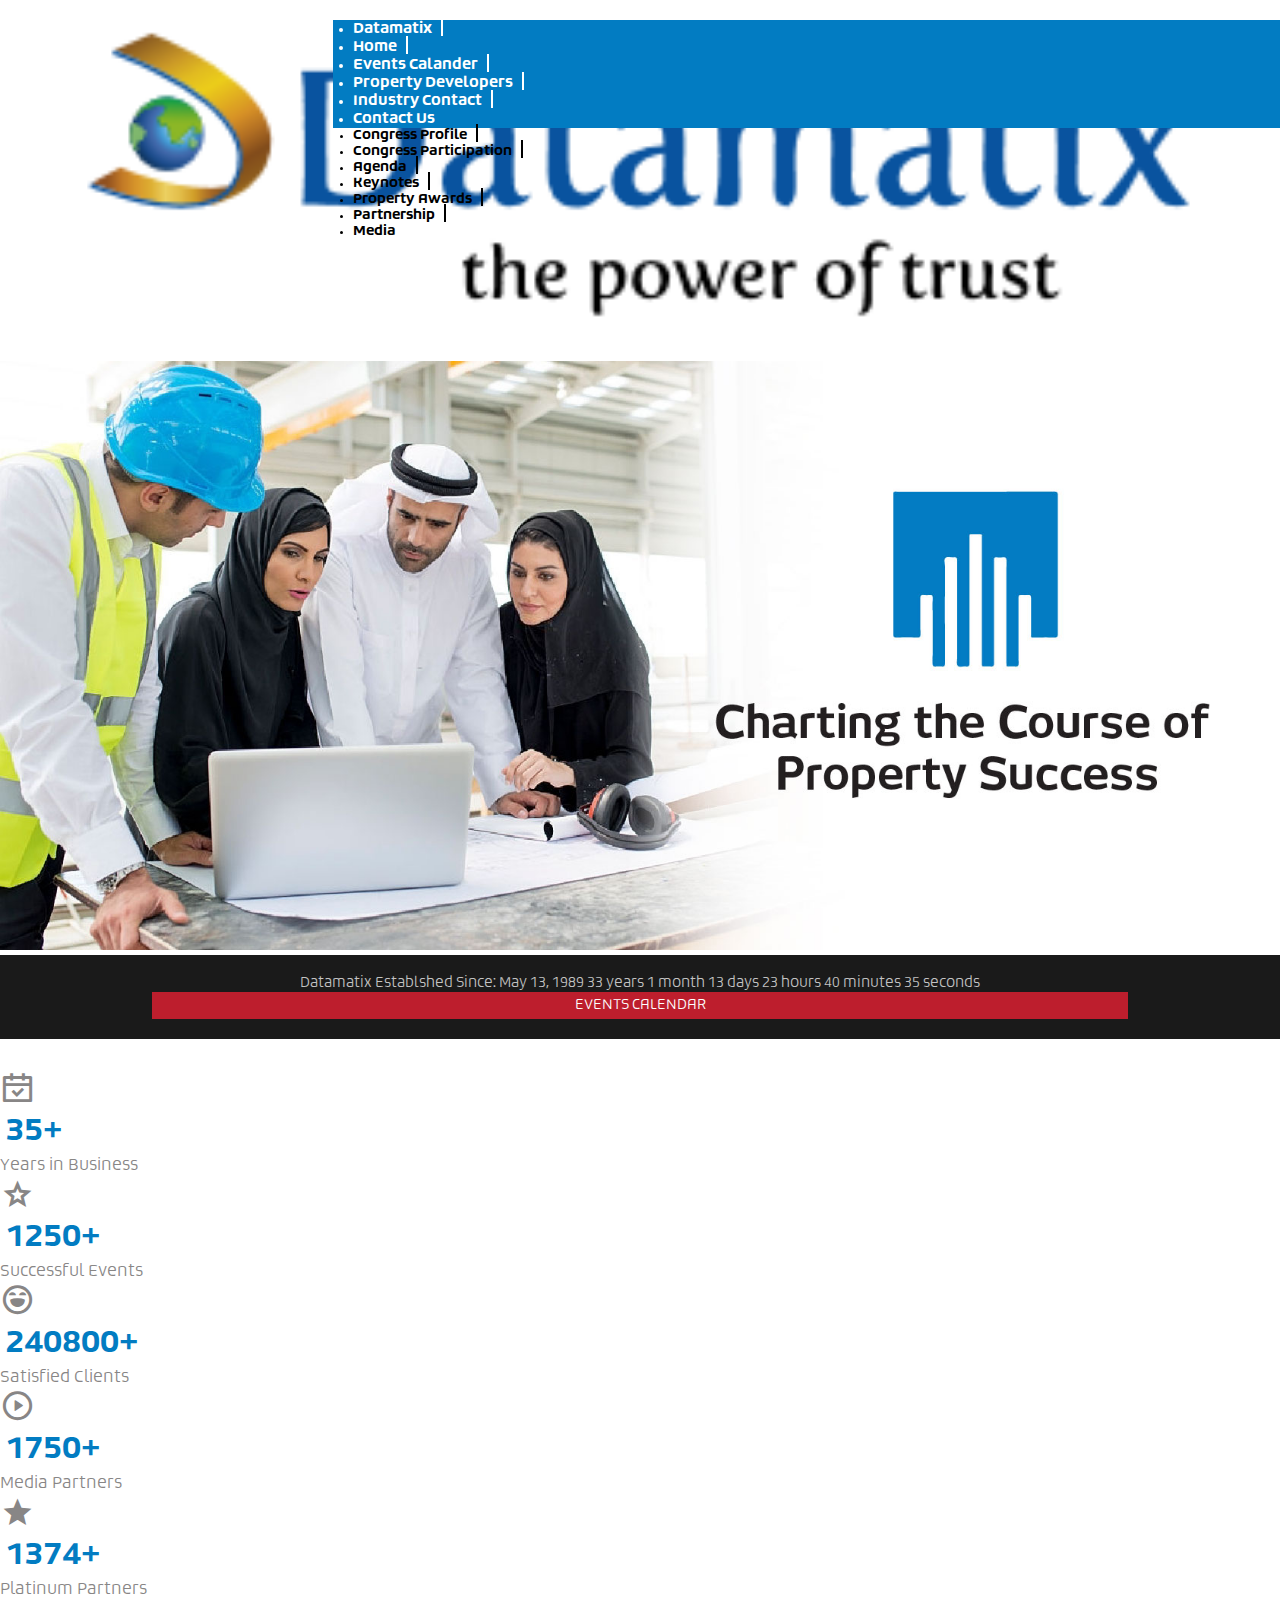
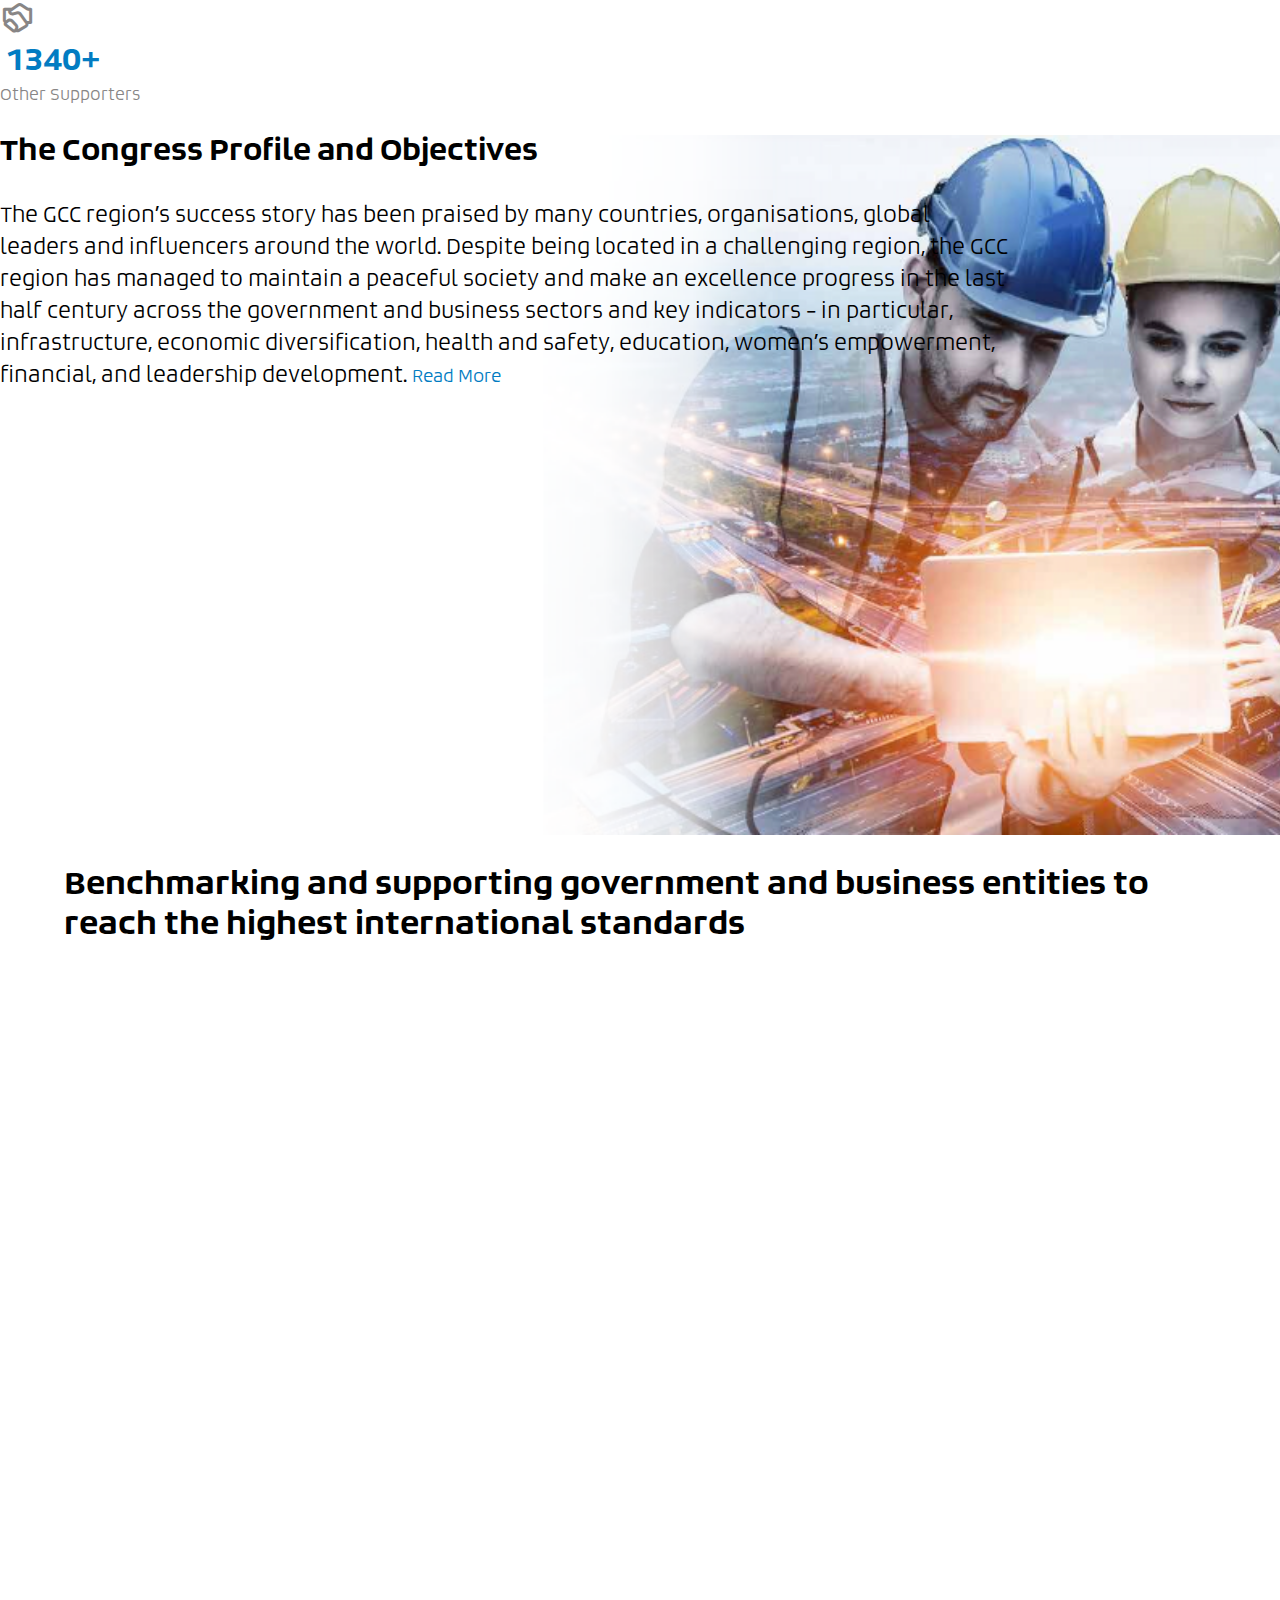
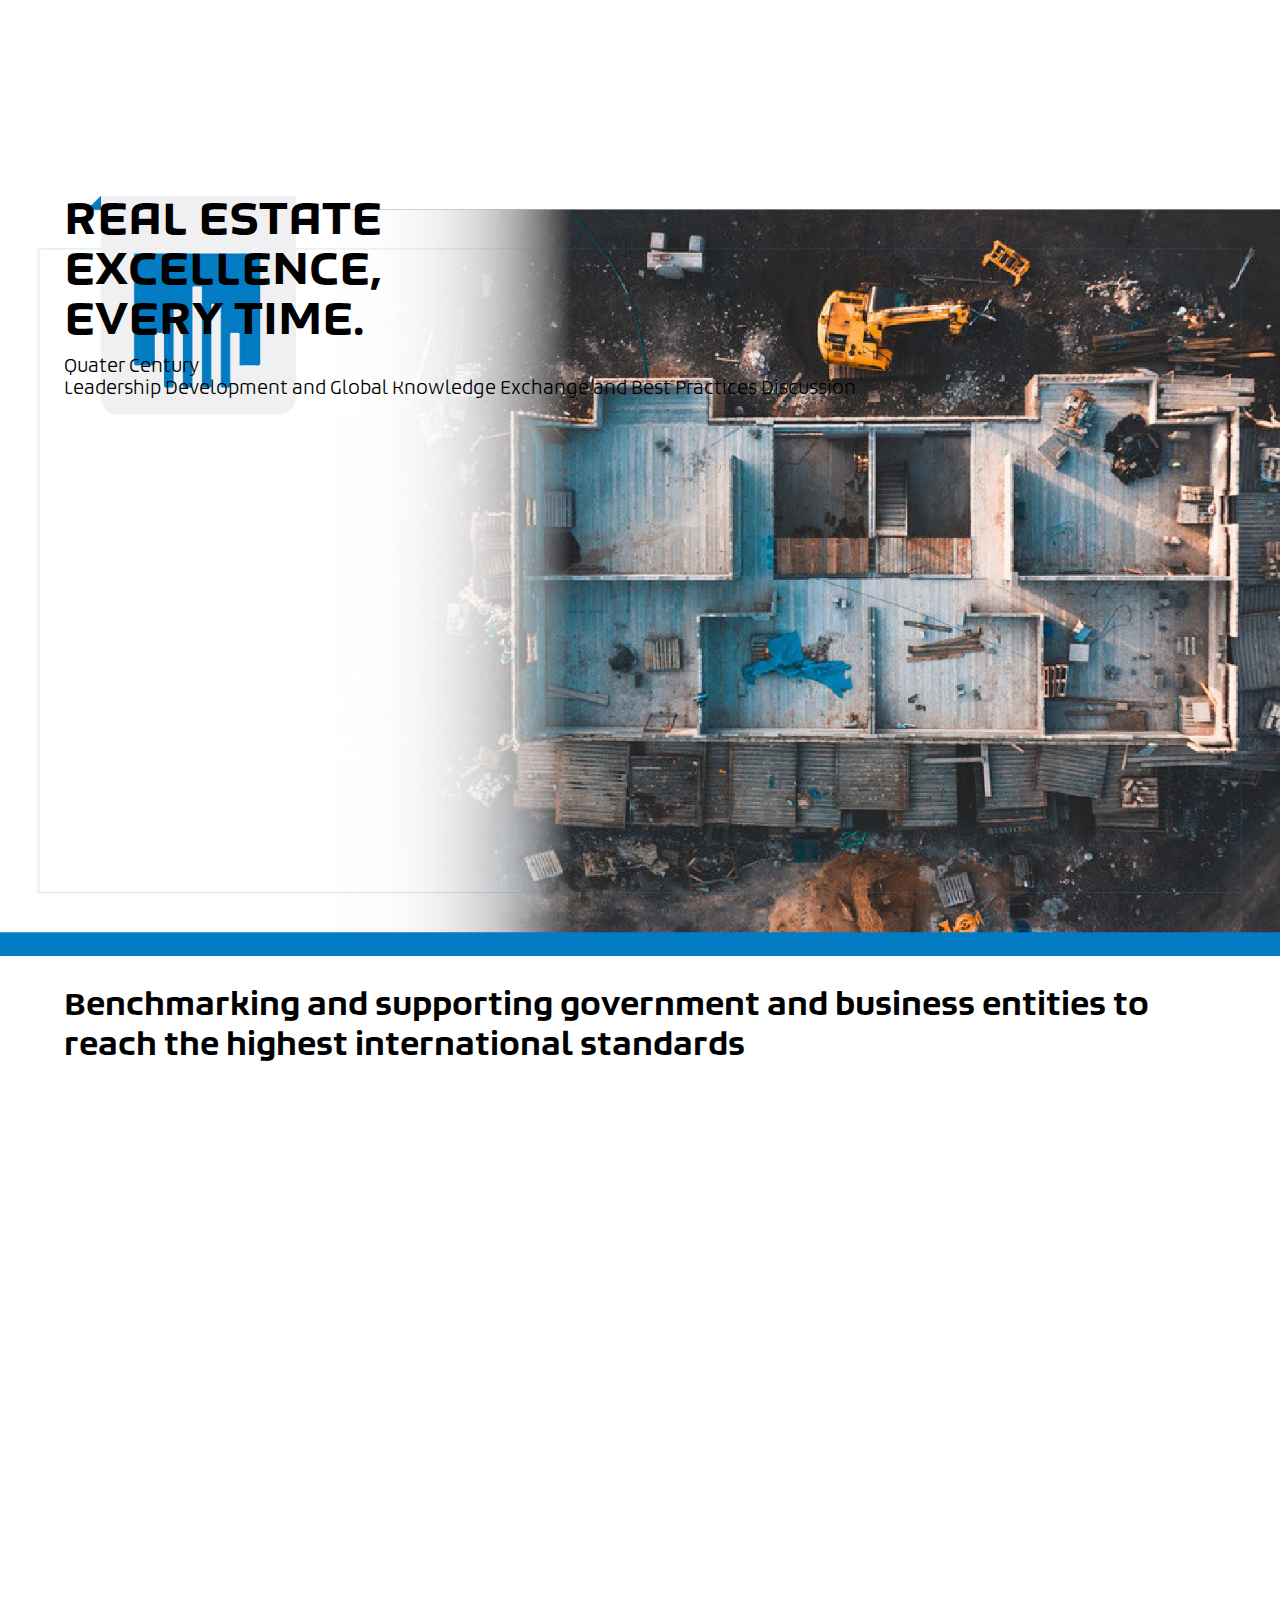
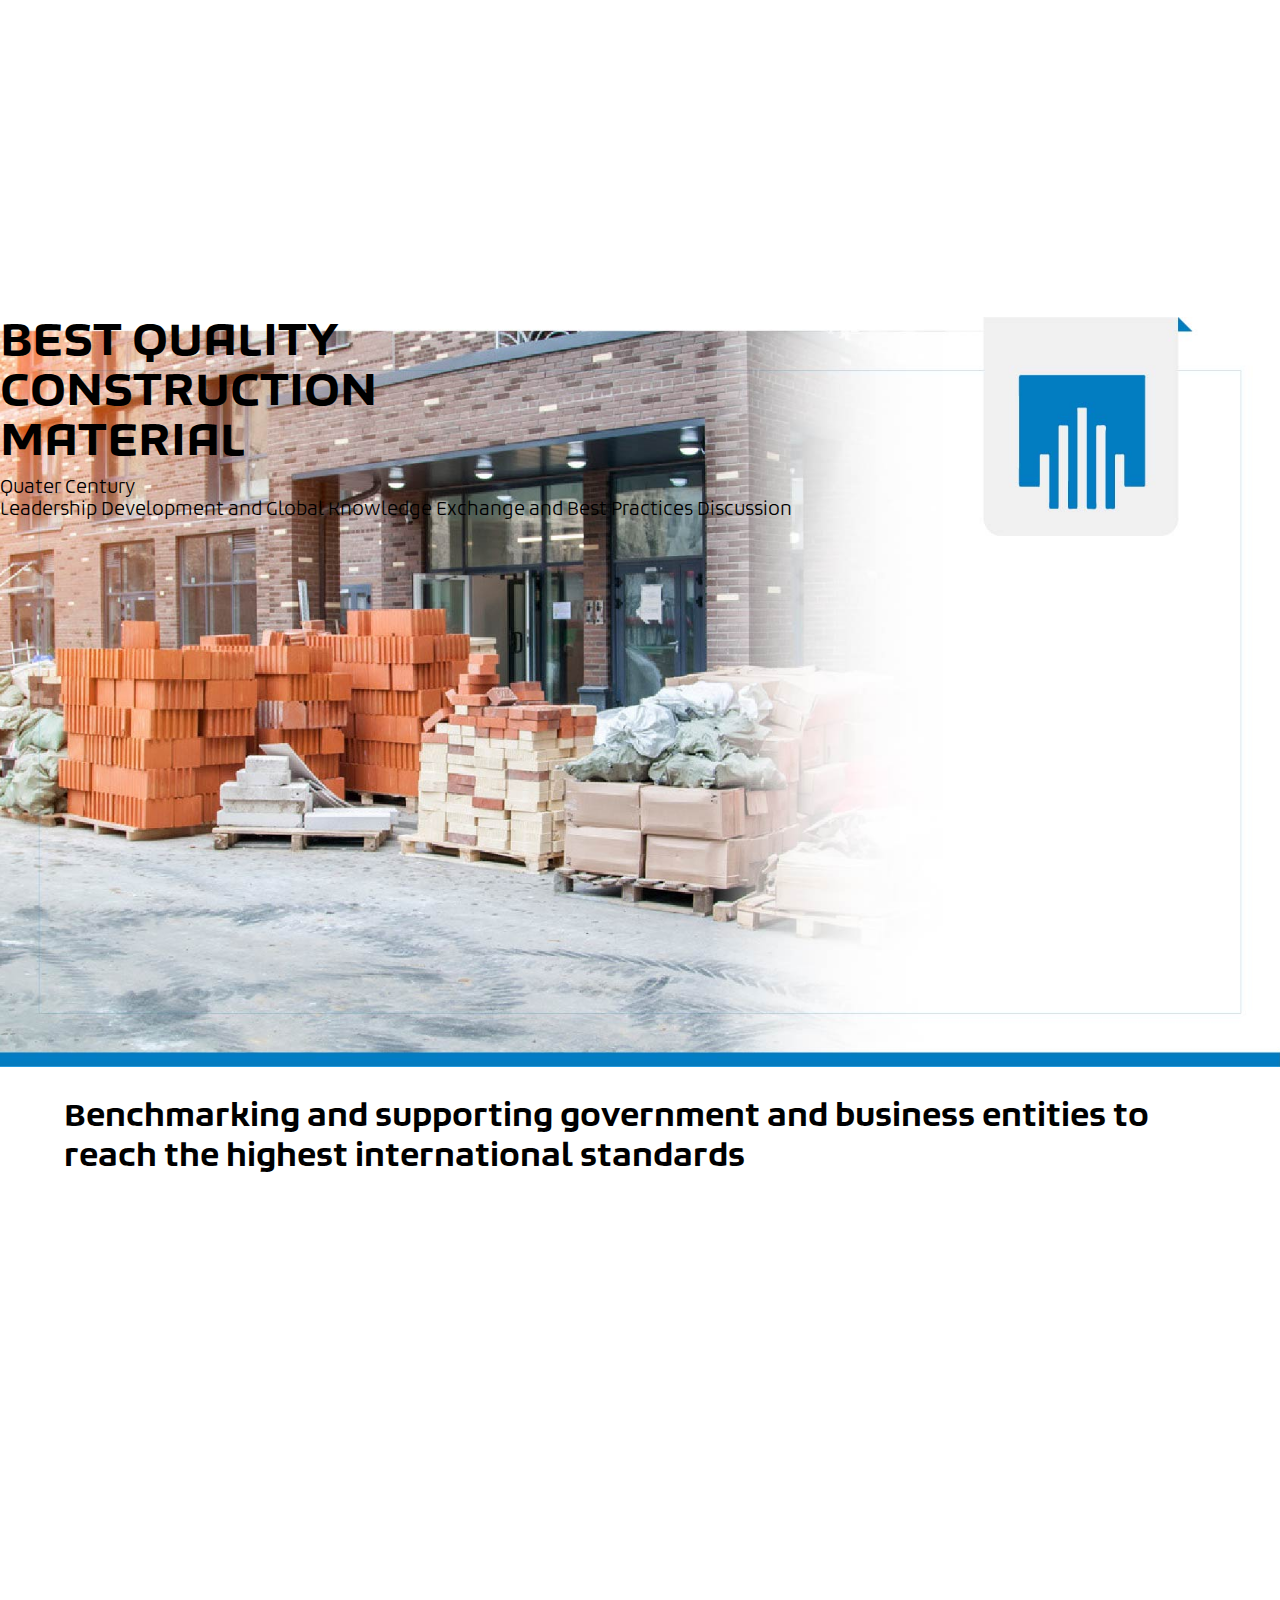
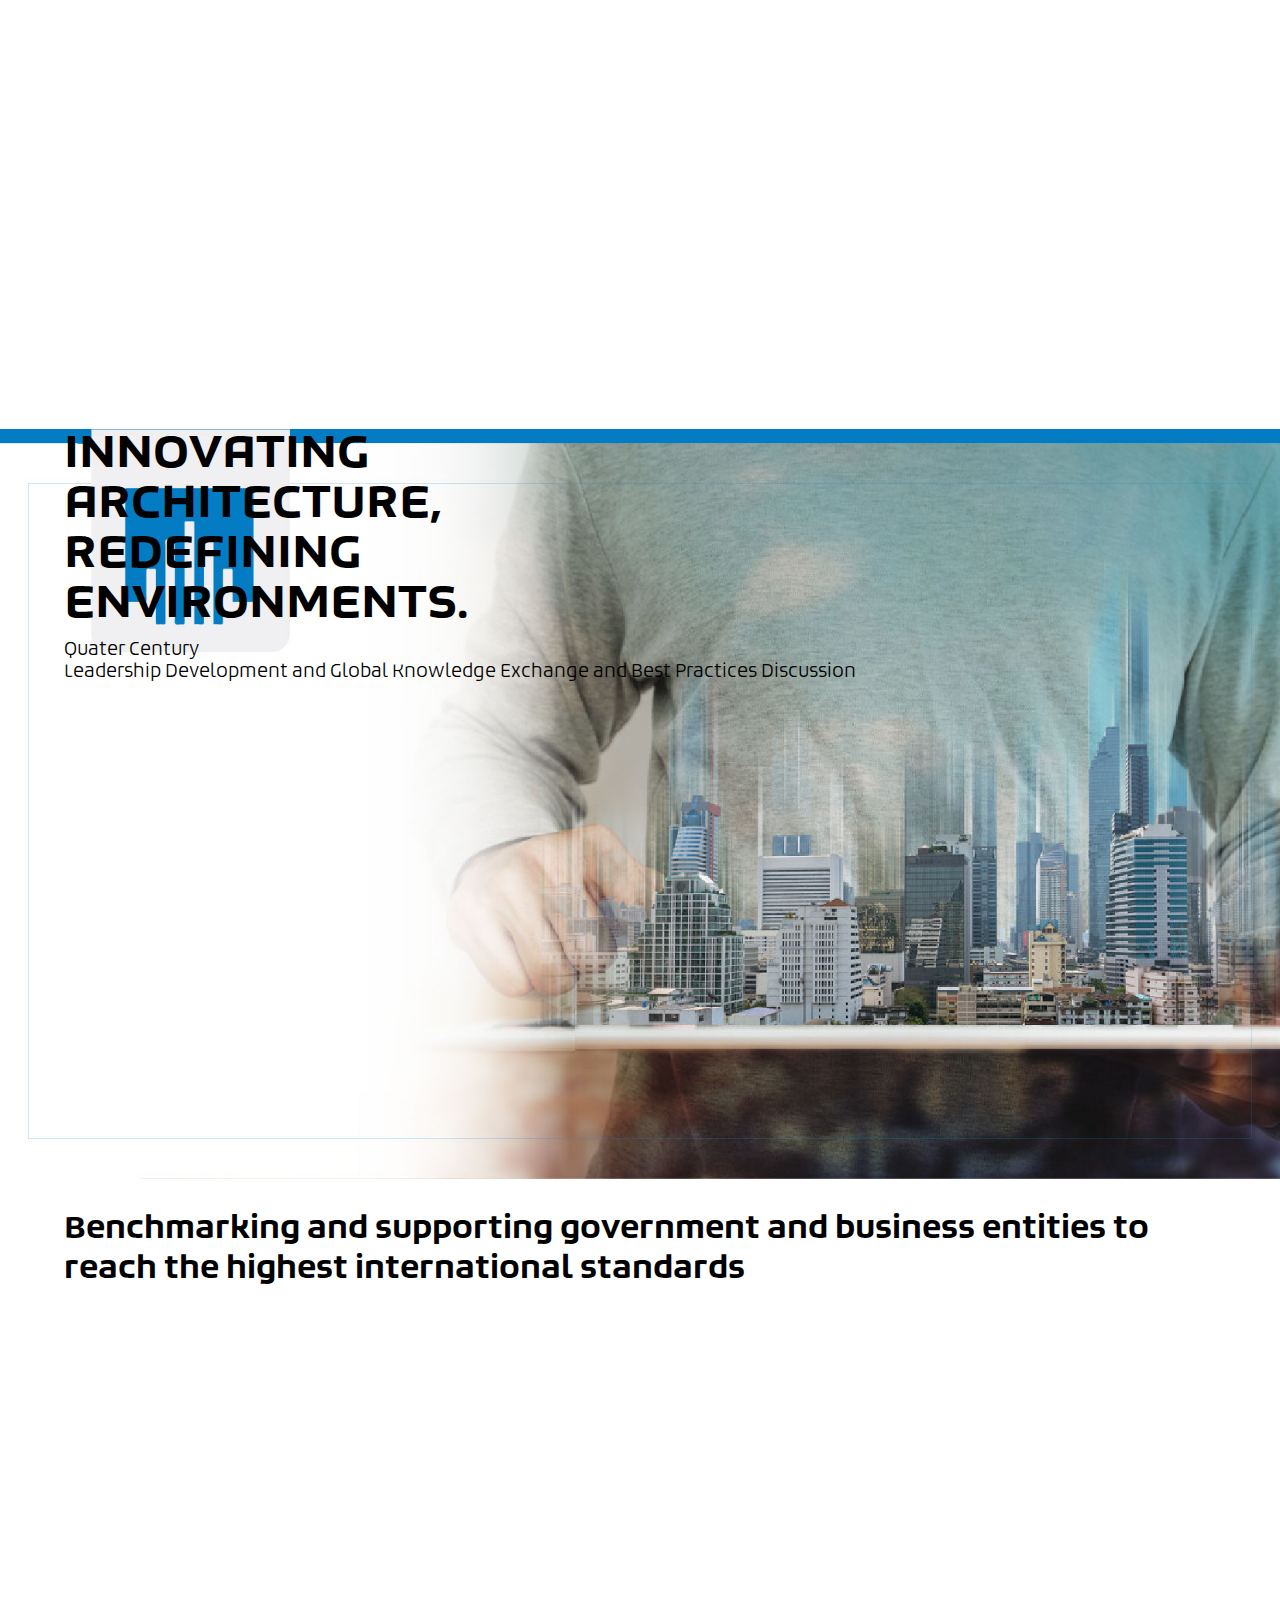
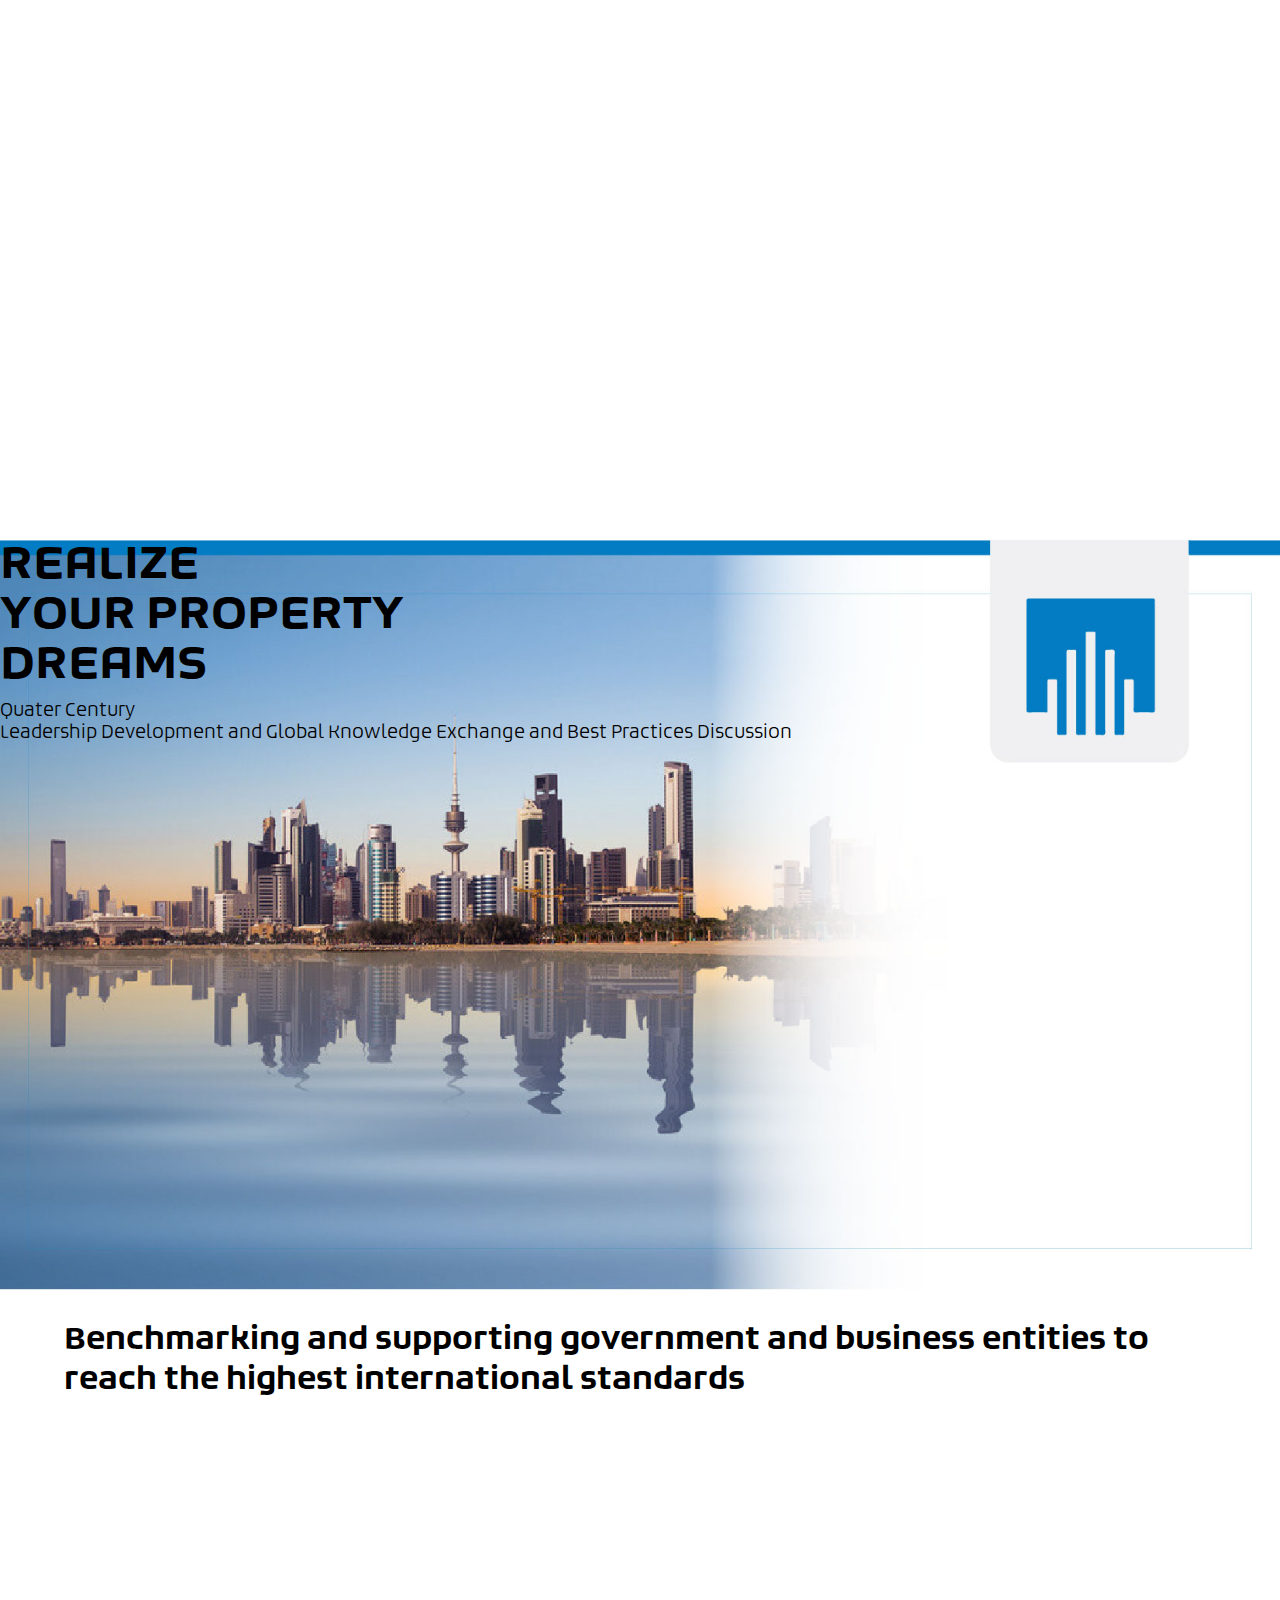
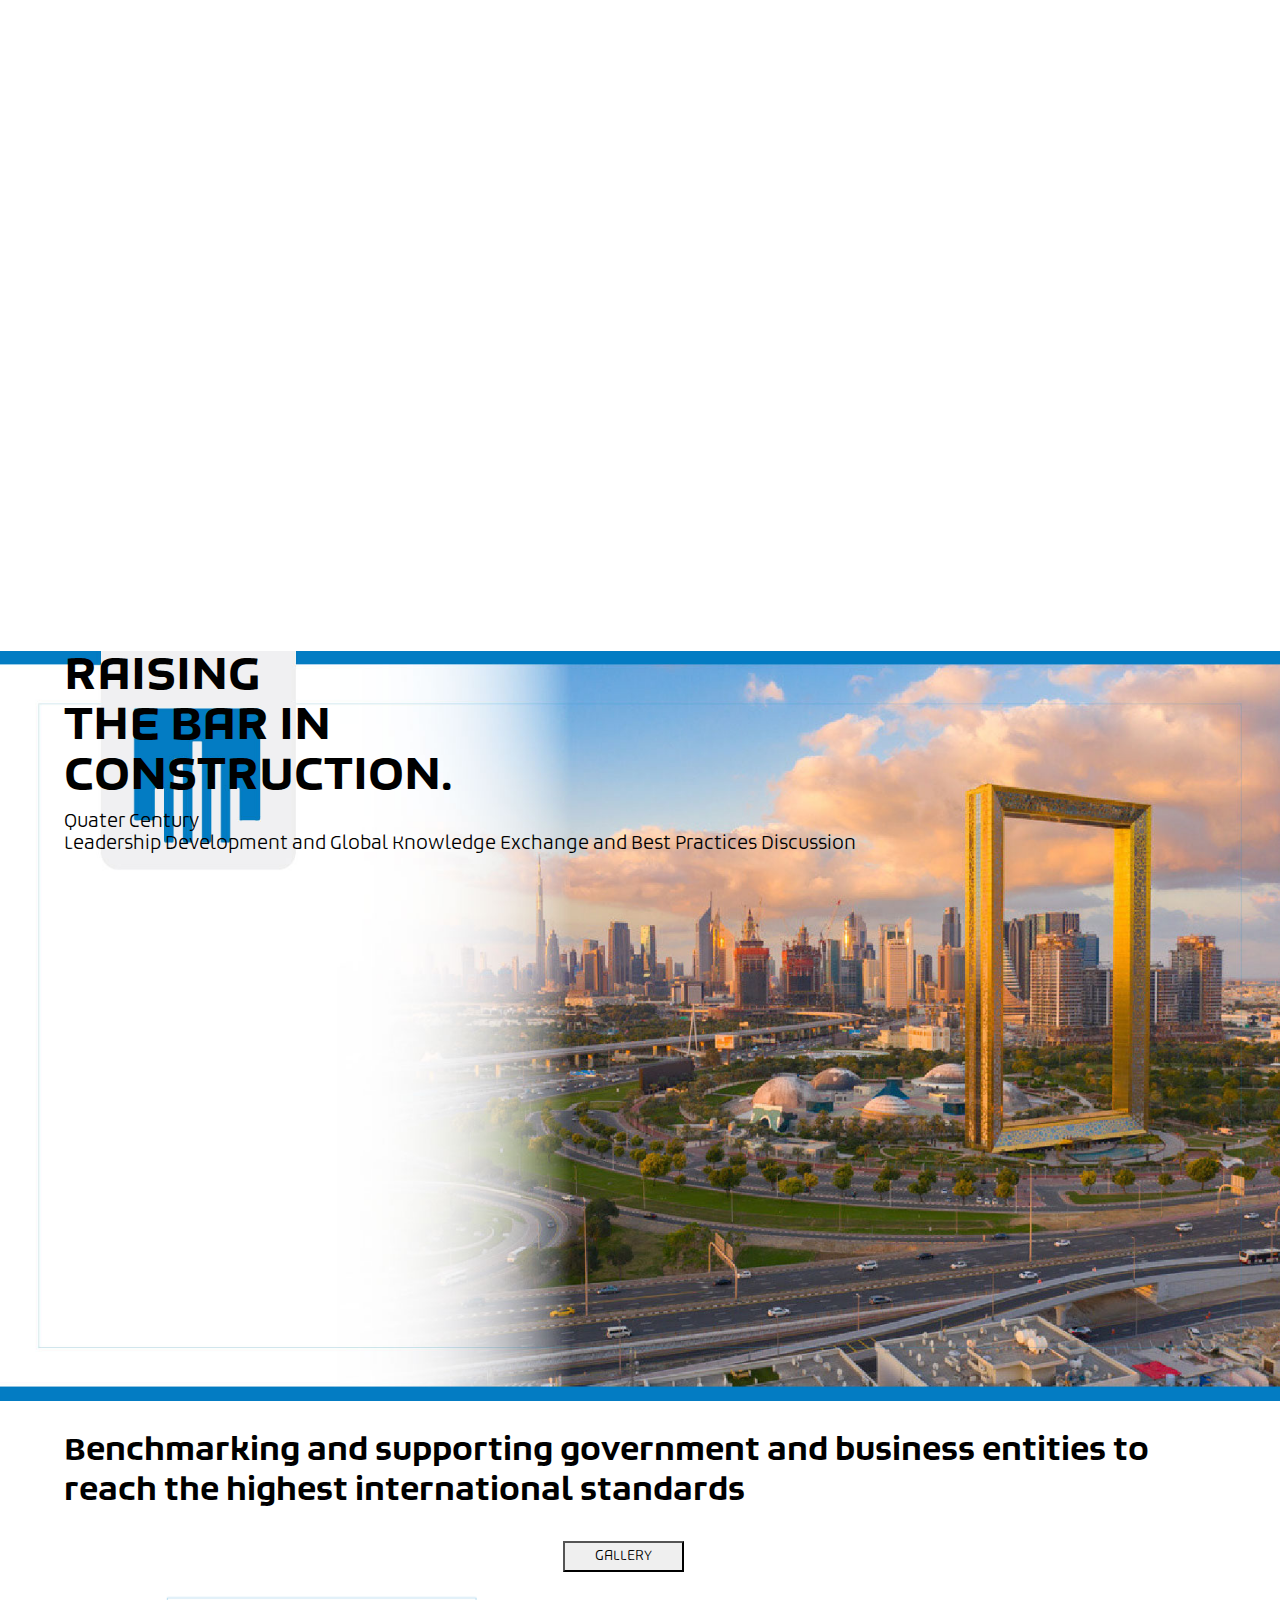
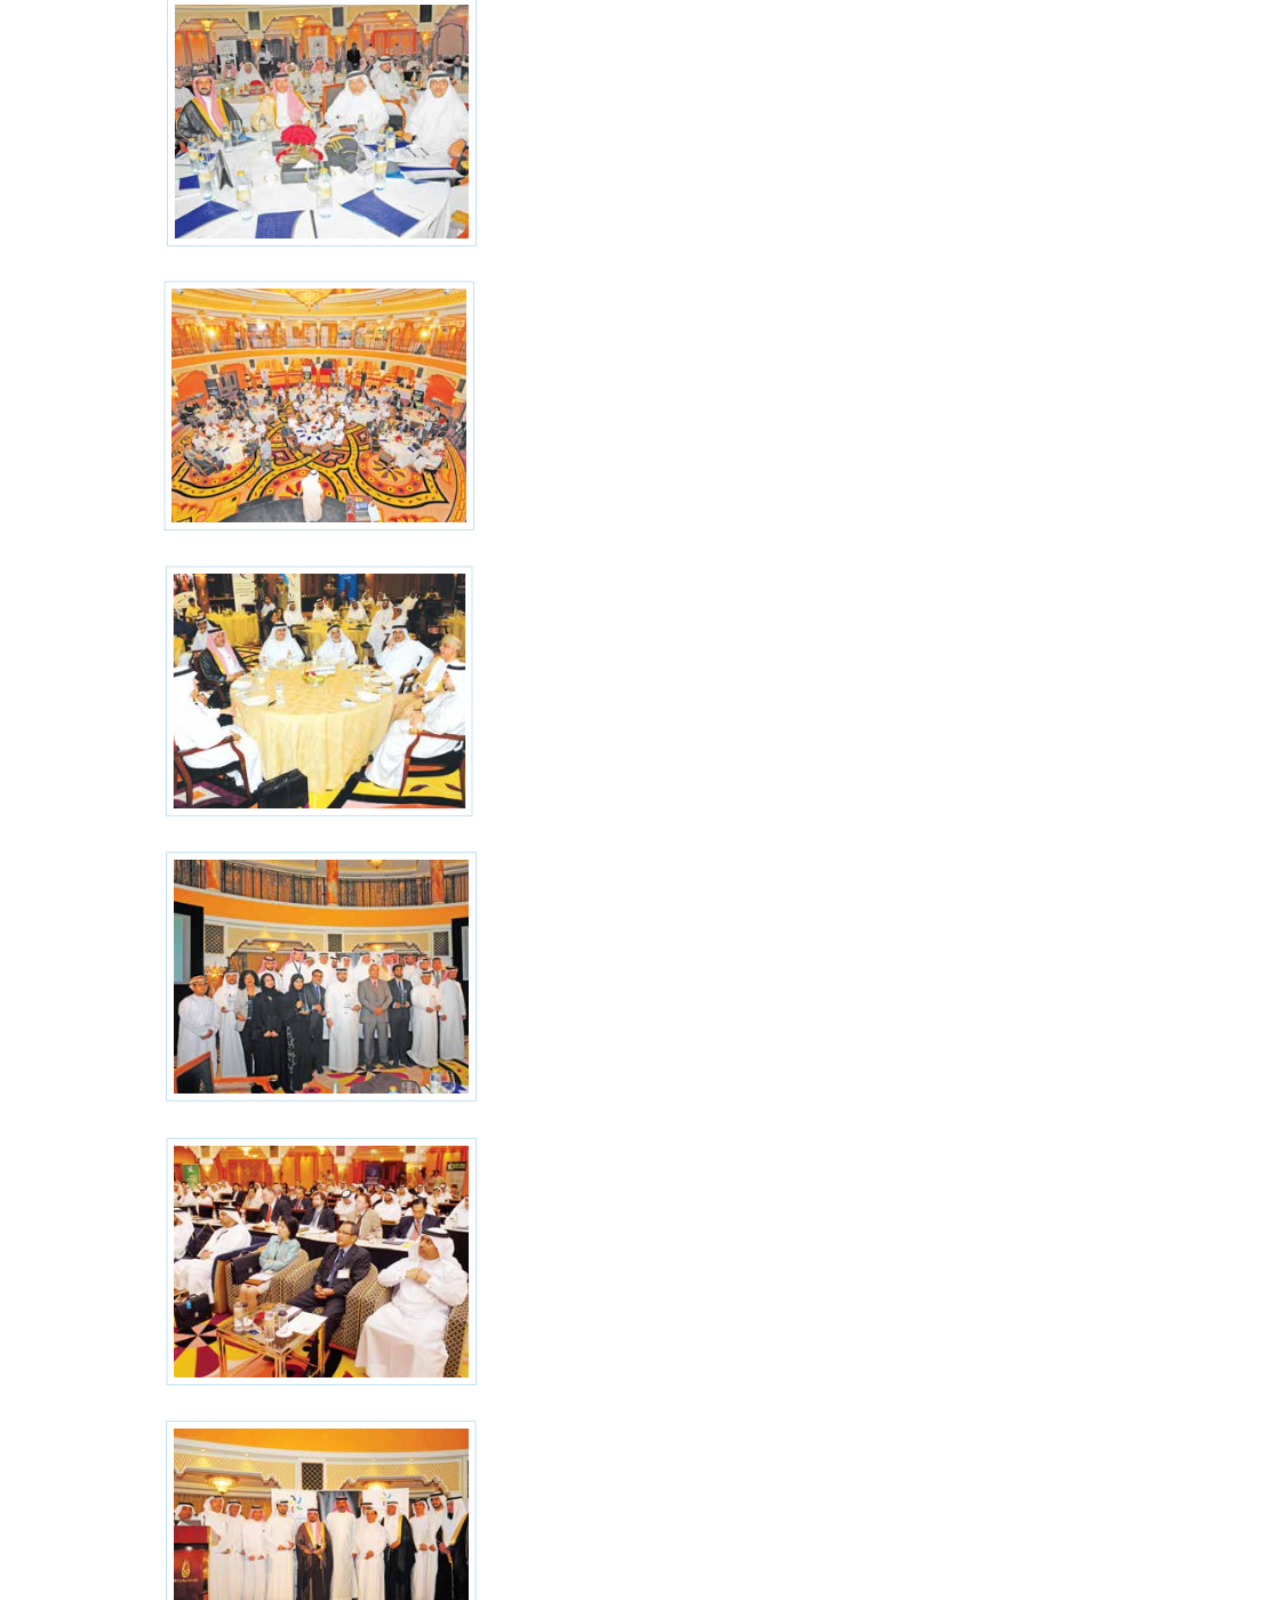
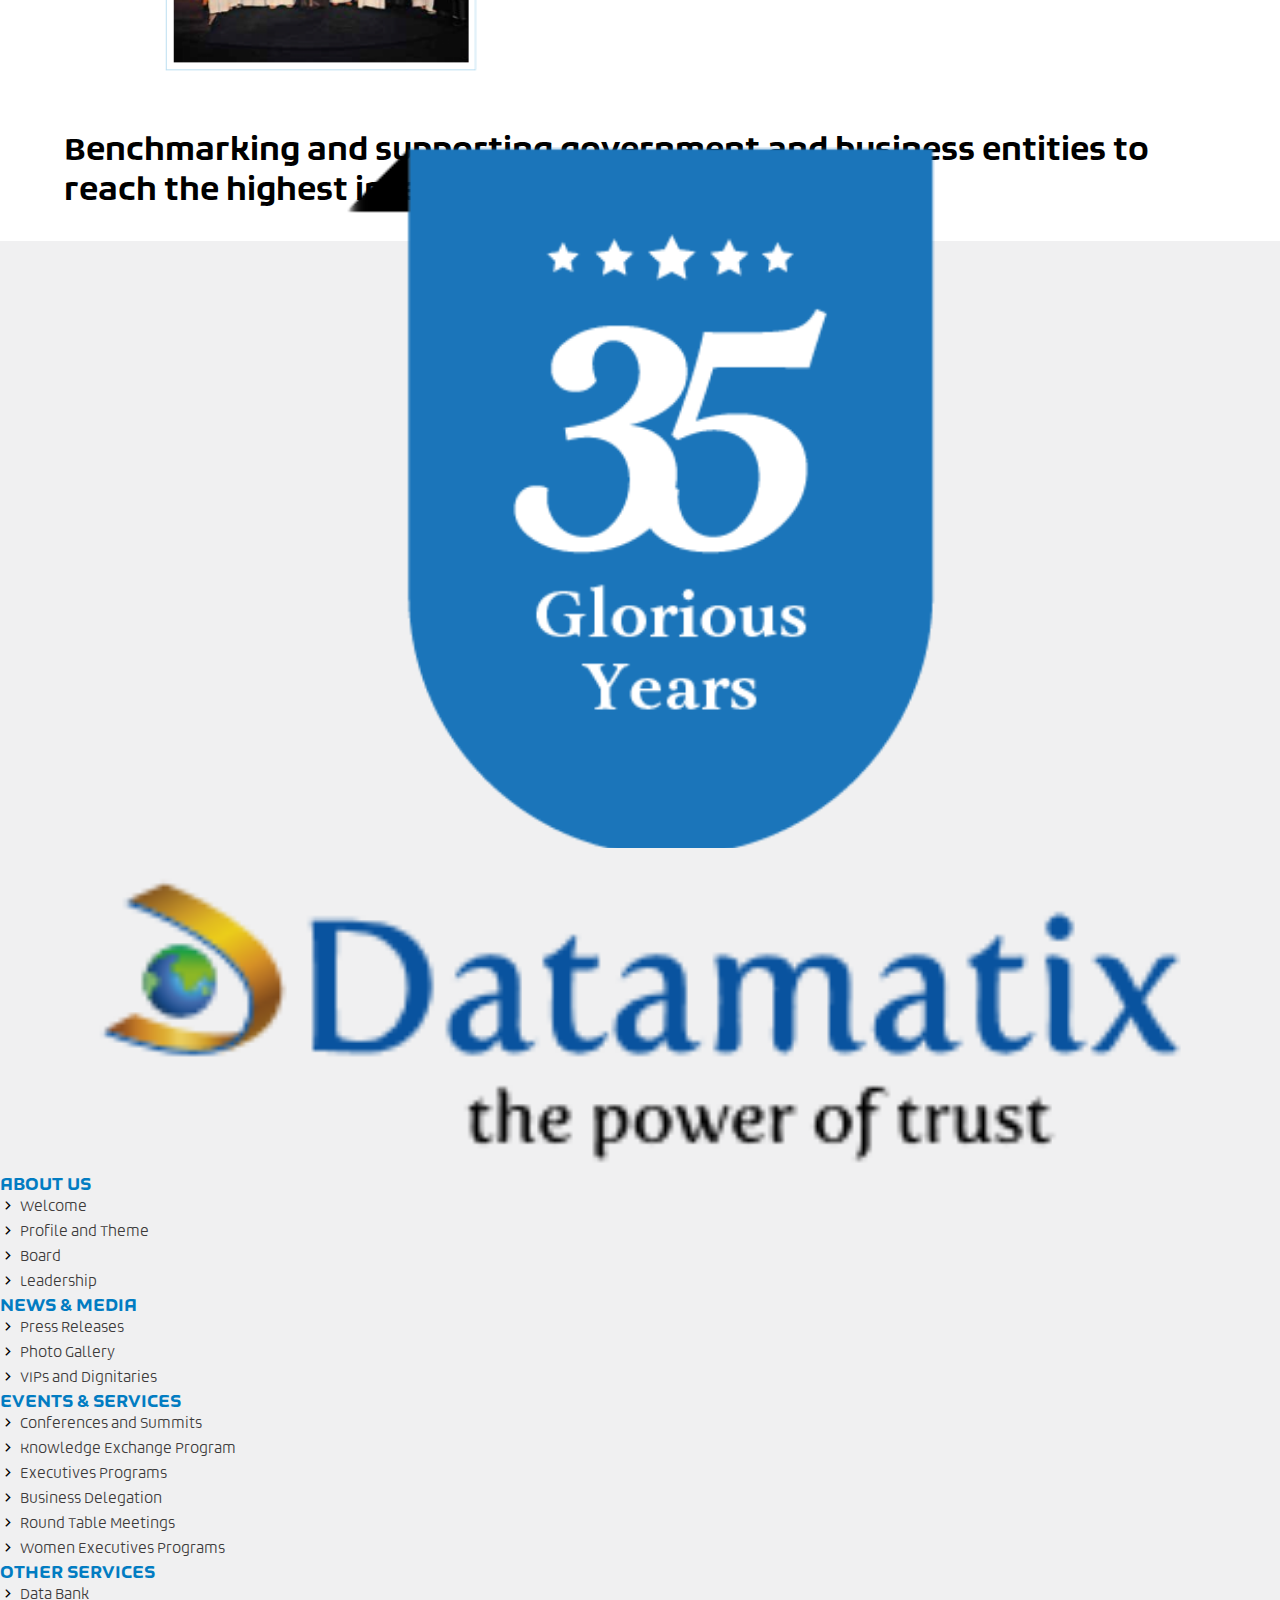
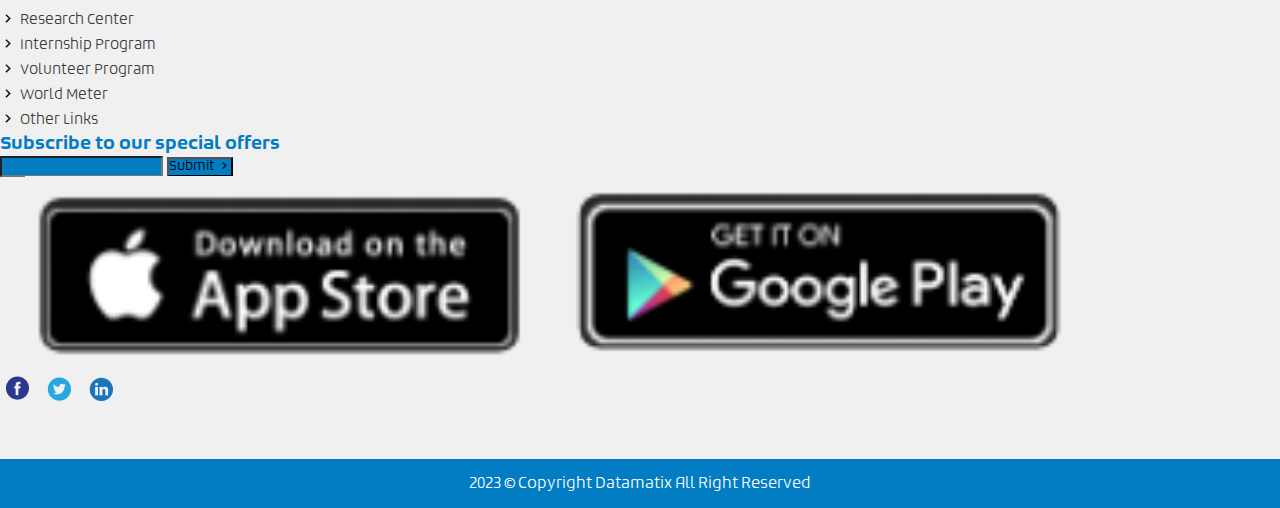
<file: index.html>
<!DOCTYPE html>
<html lang="en">
  <head>
    <meta charset="utf-8">
    <meta name="viewport" content="width=device-width, initial-scale=1">
    <title>The Property Developers Congress </title>
    <link rel="stylesheet" href="./assets/fonts/remixicon.css" />
    <link href="https://cdn.jsdelivr.net/npm/bootstrap@5.3.2/dist/css/bootstrap.min.css" rel="stylesheet" integrity="sha384-T3c6CoIi6uLrA9TneNEoa7RxnatzjcDSCmG1MXxSR1GAsXEV/Dwwykc2MPK8M2HN" crossorigin="anonymous">    
    <script defer src="https://cdn.jsdelivr.net/npm/bootstrap@5.3.2/dist/js/bootstrap.bundle.min.js" integrity="sha384-C6RzsynM9kWDrMNeT87bh95OGNyZPhcTNXj1NW7RuBCsyN/o0jlpcV8Qyq46cDfL" crossorigin="anonymous"></script>
    <link rel="stylesheet" href="./assets/css/propertyStyle.css">
  </head>
  <body>

    <div class="home-screen">
        <!-- start header -->
        <header>
            <div class="container-fluid">
                <div class="row">
                    <div class="col-md-3">
                        <div class="left-part">
                            <a href="/"> 
                                <img src="./assets/img/logo.png" class="img-fluid" alt="logo">
                            </a>
                        </div>
                    </div>
                    <div class="col-md-9">
                        <div class="right-part">
                            <div class="top-nav">
                                <div class="container-fluid">
                                    <div class="row">
                                        <div class="col-12">
                                            <ul class="list-unstyled lists">
                                                <li class="list-inline-item">Datamatix</li>
                                                <li class="list-inline-item">
                                                    <a href="/index.html">Home</a>
                                                </li>
                                                <li class="list-inline-item">
                                                    <a href="/propertyEvents.html"> Events Calander </a>
                                                </li>
                                                <li class="list-inline-item">
                                                    <a href="/prop11th.html">Property Developers</a>
                                                </li>
                                                <li class="list-inline-item">Industry Contact</li>
                                                <li class="list-inline-item">Contact Us</li>
                                            </ul>
                                        </div>
                                        <!-- <div class="col-md-2 col-4">
                                            <div class="langs text-end">
                                                <span class="border-right pe-2">ENG</span>
                                                <span class="ps-1">AR</span>
                                            </div>
                                        </div> -->
                                    </div>
                                </div>
                            </div>

                            <div class="nav1">
                                <ul class="list-unstyled lists">
                                    <li class="list-inline-item">Congress Profile</li>
                                    <li class="list-inline-item">Congress Participation</li>
                                    <li class="list-inline-item">Agenda</li>
                                    <li class="list-inline-item">Keynotes </li>
                                    <li class="list-inline-item">Property Awards </li>
                                    <li class="list-inline-item">Partnership</li>
                                    <li class="list-inline-item">Media</li>
                                </ul>
                           </div>

                        </div>
                    </div>
                </div>
                
                
            </div>
        </header>
        <!-- end header -->

        <!-- start banner_main -->

        <div class="main-banner">
            <img src="./assets/img/main_banner.jpg" class="img-fluid" alt="banner" >
        </div>
        <!-- end banner_main-->

        <div class="counter-top">
            <div class="container-fluid">
                <div class="row">
                    <div class="col-md-9 col-12 m-auto">
                        <p>
                            Datamatix Establshed Since: May 13, 1989 33 years 1 month 13 days 23 hours 40 minutes 35 seconds 
                        </p>
                    </div>
                    <div class="col-md-3 col-12">
                        <button class="btn btn-danger">
                            <a href="./propertyEvents.html">EVENTS CALENDAR </a>
                        </button>
                    </div>
                </div>
            </div>
        </div>

        <!-- start Counter -->
        <div class="counter">
            <div class="container">
                <div class="row">
                    <div class="col-md-2 col-6">
                        <div class="counter-desc text-center">
                            <i class="ri-calendar-check-line"></i>
                            <h2>35+</h2>
                            <p>Years in Business</p>
                        </div>
                    </div>
                    <div class="col-md-2 col-6">
                        <div class="counter-desc text-center">
                            <i class="ri-star-s-line"></i>
                            <h2>1250+</h2>
                            <p>Successful Events</p>
                        </div>
                    </div>
                    <div class="col-md-2 col-6">
                        <div class="counter-desc text-center">
                            <i class="ri-emotion-laugh-line"></i>
                            <h2>240800+</h2>
                            <p>Satisfied Clients</p>
                        </div>
                    </div>
                    <div class="col-md-2 col-6">
                        <div class="counter-desc text-center">
                            <i class="ri-play-circle-line"></i>
                            <h2>1750+</h2>
                            <p>Media Partners</p>
                        </div>
                    </div>
                    <div class="col-md-2 col-6">
                        <div class="counter-desc text-center">
                            <i class="ri-star-s-fill"></i>
                            <h2>1374+</h2>
                            <p>Platinum Partners</p>
                        </div>
                    </div>
                    <div class="col-md-2 col-6">
                        <div class="counter-desc text-center">
                            <i class="ri-shake-hands-line"></i>
                            <h2>1340+</h2>
                            <p>Other Supporters</p>
                        </div>
                    </div>
                </div>
            </div>
        </div>
        <!-- end Counter -->

        <!-- <div class="datamatix-section">
            <div class="container">
                <div class="row">
                    <div class="col-12">
                        <h3>Conference Proﬁle and Objectives</h3>
                        <p>
                            The GCC region's success story has been praised by many countries, organisations, global  
                            influencers around the wold. Despite being located in a challenging region, the GCC 
                            region has managed to maintain a peaceful society and make an excellence progress 
                            in the last half century across the government and business sectors and key 
                            indicators - in particular, infrastructure, economic diversification, health 
                            and safety, education, women's empowerment, financial, and leadership development. 
                        </p>
                        <br>
                        <p>
                            Approximately 100 years ago, when the area was sustained by fishing and pearl diving 
                            for years, GCC then started looking for an alternative source of income and becoming 
                            the leading re-export ports, airports and many other diversified industries.  
                        </p>
                        <p>
                            During the 19th and earl 20th century's, the pearling industry thrived in the rlative 
                            calm at sea, providing both income and employment to the people of the GCC, It began 
                            to become a good economic resource for the local people. The decline of pearling 
                            in 1920s and 1930s resulted in a very difficult era, with little opportunity to 
                            build any infrastructure.  <a>Read More</a>
                        </p>
                       
                    </div>
                </div>
            </div>
        </div>
        <br> -->

        <!-- start banners -->
        <div class="bannerTop">

            <div class="container">
                <div class="row">
                    <div class="col-md-7 col-12">
                        <div class="datamatix-section">
                            <h3>The Congress Proﬁle and Objectives</h3>
                            <p>
                                The GCC region’s success story has been
                                praised by many countries, organisations,
                                global leaders and inﬂuencers around the world. Despite being located in a challenging region,
                                the GCC region has managed to maintain a peaceful society and make an excellence
                                progress in the last half century across the government and business sectors and key 
                                indicators – in particular, infrastructure,
                                economic diversiﬁcation, health and safety, education, women’s empowerment, ﬁnancial,
                                and leadership development. <a href="/">Read More</a>
                            </p>
                        </div>
                    </div>
                </div>
            </div>
        </div>

        <div class="container">
            <h2 class="banner_title text-center" style="margin: 30px auto; width: 90%;">
                Benchmarking and supporting government and business entities to reach the highest international standards</h2>
        </div> 

        <div class="banner-1 banner bannerLeft">
            <div class="over">
                <div class="container">
                    <div class="row">
                        <div class="col-md-5 col-11 text-left">
                            <div class="banner-text">
                                <h3>
                                    REAL ESTATE <br>
                                    EXCELLENCE, <br>
                                    EVERY TIME.
                                </h3>
                                <p>
                                    Quater Century <br>
                                    Leadership Development and Global Knowledge Exchange and Best Practices Discussion
                                </p>
                            </div>
                        </div>
                        <div class="col-md-7 col-1"></div>
                    </div>
                </div>
            </div>
        </div>

        <!-- <div class="container">
            <h2 class="banner_title">Benchmarking and supporting government and business entities to reach the highest international standards</h2>
            <p class="banner_text">
                During the 19th and early 20th century’s, the pearling industry thrived in the relative 
                calm at sea, providing both income and employment to the people of the GCC. 
                It began to become a good economic resource for the local people. The decline of pearling 
                in 1920s and 1930s resulted in a very difﬁcult era, with little opportunity to build any 
                infrastructure.
            </p>
        </div> -->

        <div class="container">
            <h2 class="banner_title text-center" style="margin: 30px auto; width: 90%;">
                Benchmarking and supporting government and business entities to reach the highest international standards</h2>
        </div> 

        <div class="banner-2 banner bannerRight">
            <div class="over">
                <div class="container">
                    <div class="row">
                        <div class="col-md-7 col-1"></div>
                        <div class="col-md-5 col-11 text-end">
                            <div class="banner-text">
                                <h3>
                                    BEST QUALITY <br>
                                    CONSTRUCTION <br>
                                    MATERIAL
                                </h3>
                                <p class="ms-auto">
                                    Quater Century <br>
                                    Leadership Development and Global Knowledge Exchange and Best Practices Discussion
                                </p>
                            </div>
                        </div>
                    </div>
                </div>
            </div>
        </div>

        <div class="container">
            <h2 class="banner_title text-center" style="margin: 30px auto; width: 90%;">
                Benchmarking and supporting government and business entities to reach the highest international standards</h2>
        </div> 

        <div class="banner-3 banner bannerLeft">
            <div class="over">
                <div class="container">
                    <div class="row">
                        <div class="col-md-5 col-11 text-left">
                            <div class="banner-text">
                                <h3>
                                    INNOVATING <br>
                                    ARCHITECTURE, <br>
                                    REDEFINING <br>
                                    ENVIRONMENTS.
                                </h3>
                                <p>
                                    Quater Century <br>
                                    Leadership Development and Global Knowledge Exchange and Best Practices Discussion
                                </p>
                            </div>
                        </div>
                        <div class="col-md-7 col-1"></div>
                    </div>
                </div>
            </div>
        </div>

        <div class="container">
            <h2 class="banner_title text-center" style="margin: 30px auto; width: 90%;">
                Benchmarking and supporting government and business entities to reach the highest international standards</h2>
        </div> 

        <div class="banner-4 banner bannerRight">
            <div class="over">
                <div class="container">
                    <div class="row">
                        <div class="col-md-7 col-1"></div>
                        <div class="col-md-5 col-11 text-end">
                            <div class="banner-text">
                                <h3>
                                    REALIZE<br>
                                    YOUR PROPERTY <br>
                                    DREAMS
                                </h3>
                                <p class="ms-auto">
                                    Quater Century <br>
                                    Leadership Development and Global Knowledge Exchange and Best Practices Discussion
                                </p>
                            </div>
                        </div>
                    </div>
                </div>
            </div>
        </div>

        <div class="container">
            <h2 class="banner_title text-center" style="margin: 30px auto; width: 90%;">
                Benchmarking and supporting government and business entities to reach the highest international standards</h2>
        </div> 

        <div class="banner-5 banner bannerLeft">
            <div class="over">
                <div class="container">
                    <div class="row">
                        <div class="col-md-5 col-11 text-left">
                            <div class="banner-text">
                                <h3>
                                    RAISING <br>
                                    THE BAR IN <br>
                                    CONSTRUCTION.
                                </h3>
                                <p>
                                    Quater Century <br>
                                    Leadership Development and Global Knowledge Exchange and Best Practices Discussion
                                </p>
                            </div>
                        </div>
                        <div class="col-md-7 col-1"></div>
                    </div>
                </div>
            </div>
        </div>

        <div class="container">
            <h2 class="banner_title text-center" style="margin: 30px auto; width: 90%;">
                Benchmarking and supporting government and business entities to reach the highest international standards</h2>
        </div> 

        <!-- end banners -->

        <!-- <div class="container text-center">
            <h2 class="banner_title text-center">Benchmarking and supporting government and business entities to reach the highest international standards</h2>
        </div> -->

        <!-- <div class="categories">
            <div class="container">
                <div class="row">
                    <div class="col-lg-4 col-md-6 col-12">
                        <div class="cat">
                            <img src="./assets/img/category1.png" width="320" height="260" class="img-fluid" alt="img1">
                        </div>
                    </div>
                    <div class="col-lg-4 col-md-6 col-12">
                        <div class="cat">
                            <img src="./assets/img/category2.png" width="320" height="260" class="img-fluid" alt="img2">
                        </div>
                    </div>
                    <div class="col-lg-4 col-md-6 col-12">
                        <div class="cat">

                            <img src="./assets/img/category3.png" width="320" height="260" class="img-fluid" alt="img3">
                        </div>
                    </div>
                    <div class="col-lg-4 col-md-6 col-12">
                        <div class="cat">
                            <img src="./assets/img/category4.png" width="320" height="260" class="img-fluid" alt="img4">
                        </div>
                    </div>
                    <div class="col-lg-4 col-md-6 col-12">
                        <div class="cat">
                            <img src="./assets/img/category5.png" width="320" height="260" class="img-fluid" alt="img5">
                        </div>
                    </div>
                    <div class="col-lg-4 col-md-6 col-12">
                        <div class="cat">
                            <img src="./assets/img/category6.png" width="320" height="260" class="img-fluid" alt="img6">
                        </div>
                    </div>
                </div>
            </div>
        </div> -->

        <!-- start UPCOMING EVENTS -->
        
        <!-- <div class="events">
            <div class="container">
                <h3>UPCOMING EVENTS</h3>
                <div class="row">
                    <div class="col-md-4 col-12">
                        <div class="event-card active">
                            <img src="./assets/img/event1.png" alt="event1" class="img-fluid">
                            <h5>The Construction Company Congress</h5>
                            <div class="card-body">
                                <p>About 4-decades ago, the institute embarked on a global excellence development journey to accelerate the leadership and organizational development goals of the middle east region and</p>
                            </div>
                            <div class="card-footer">
                                <h6>MARCH 23, 2022</h6>
                                <p>Dubai, United Arab Emirates</p>
                            </div>
                            <button class="btn btn-primary">
                                <a href="/">FOR REGISTRATION</a>
                                <i class="ri-arrow-right-s-line ms-2"></i>
                            </button>
                        </div>
                    </div>
                    <div class="col-md-4 col-12">
                        <div class="event-card">
                            <img src="./assets/img/event2.png" alt="event2" class="img-fluid">
                            <h5>The Food <br> Company Congress</h5>
                            <div class="card-body">
                                <p>About 4-decades ago, the institute embarked on a global excellence development journey to accelerate the leadership and organizational development goals of the middle east region and</p>
                            </div>
                            <div class="card-footer">
                                <h6>MARCH 23, 2022</h6>
                                <p>Dubai, United Arab Emirates</p>
                            </div>
                            <button class="btn btn-primary">
                                <a href="/">FOR REGISTRATION</a>
                                <i class="ri-arrow-right-s-line ms-2"></i>
                            </button>
                        </div>
                    </div>
                    <div class="col-md-4 col-12">
                        <div class="event-card">
                            <img src="./assets/img/event3.png" alt="event3" class="img-fluid">
                            <h5>The Architect Company Congress</h5>
                            <div class="card-body">
                                <p>About 4-decades ago, the institute embarked on a global excellence development journey to accelerate the leadership and organizational development goals of the middle east region and</p>
                            </div>
                            <div class="card-footer">
                                <h6>MARCH 23, 2022</h6>
                                <p>Dubai, United Arab Emirates</p>
                            </div>
                            <button class="btn btn-primary">
                                <a href="/">FOR REGISTRATION</a>
                                <i class="ri-arrow-right-s-line ms-2"></i>
                            </button>
                        </div>
                    </div>
                    <div class="col-md-4 col-12">
                        <div class="event-card active">
                            <img src="./assets/img/event4.png" alt="event4" class="img-fluid">
                            <h5>The Building Materials Congress</h5>
                            <div class="card-body">
                                <p>About 4-decades ago, the institute embarked on a global excellence development journey to accelerate the leadership and organizational development goals of the middle east region and</p>
                            </div>
                            <div class="card-footer">
                                <h6>MARCH 23, 2022</h6>
                                <p>Dubai, United Arab Emirates</p>
                            </div>
                            <button class="btn btn-primary">
                                <a href="/">FOR REGISTRATION</a>
                                <i class="ri-arrow-right-s-line ms-2"></i>
                            </button>
                        </div>
                    </div>
                    <div class="col-md-4 col-12">
                        <div class="event-card">
                            <img src="./assets/img/event2.png" alt="event2" class="img-fluid">
                            <h5>The Food <br> Company Congress</h5>
                            <div class="card-body">
                                <p>About 4-decades ago, the institute embarked on a global excellence development journey to accelerate the leadership and organizational development goals of the middle east region and</p>
                            </div>
                            <div class="card-footer">
                                <h6>MARCH 23, 2022</h6>
                                <p>Dubai, United Arab Emirates</p>
                            </div>
                            <button class="btn btn-primary">
                                <a href="/">FOR REGISTRATION</a>
                                <i class="ri-arrow-right-s-line ms-2"></i>
                            </button>
                        </div>
                    </div>
                    <div class="col-md-4 col-12">
                        <div class="event-card">
                            <img src="./assets/img/event3.png" alt="event3" class="img-fluid">
                            <h5>The Architect Company Congress</h5>
                            <div class="card-body">
                                <p>About 4-decades ago, the institute embarked on a global excellence development journey to accelerate the leadership and organizational development goals of the middle east region and</p>
                            </div>
                            <div class="card-footer">
                                <h6>MARCH 23, 2022</h6>
                                <p>Dubai, United Arab Emirates</p>
                            </div>
                            <button class="btn btn-primary">
                                <a href="/">FOR REGISTRATION</a>
                                <i class="ri-arrow-right-s-line ms-2"></i>
                            </button>
                        </div>
                    </div>
                    <div class="col-md-4 col-12">
                        <div class="event-card active">
                            <img src="./assets/img/event4.png" alt="event4" class="img-fluid">
                            <h5>The Building Materials Congress</h5>
                            <div class="card-body">
                                <p>About 4-decades ago, the institute embarked on a global excellence development journey to accelerate the leadership and organizational development goals of the middle east region and</p>
                            </div>
                            <div class="card-footer">
                                <h6>MARCH 23, 2022</h6>
                                <p>Dubai, United Arab Emirates</p>
                            </div>
                            <button class="btn btn-primary">
                                <a href="/">FOR REGISTRATION</a>
                                <i class="ri-arrow-right-s-line ms-2"></i>
                            </button>
                        </div>
                    </div>
                    <div class="col-md-4 col-12">
                        <div class="event-card">
                            <img src="./assets/img/event2.png" alt="event2" class="img-fluid">
                            <h5>The Food <br> Company Congress</h5>
                            <div class="card-body">
                                <p>About 4-decades ago, the institute embarked on a global excellence development journey to accelerate the leadership and organizational development goals of the middle east region and</p>
                            </div>
                            <div class="card-footer">
                                <h6>MARCH 23, 2022</h6>
                                <p>Dubai, United Arab Emirates</p>
                            </div>
                            <button class="btn btn-primary">
                                <a href="/">FOR REGISTRATION</a>
                                <i class="ri-arrow-right-s-line ms-2"></i>
                            </button>
                        </div>
                    </div>
                    <div class="col-md-4 col-12">
                        <div class="event-card">
                            <img src="./assets/img/event3.png" alt="event3" class="img-fluid">
                            <h5>The Architect Company Congress</h5>
                            <div class="card-body">
                                <p>About 4-decades ago, the institute embarked on a global excellence development journey to accelerate the leadership and organizational development goals of the middle east region and</p>
                            </div>
                            <div class="card-footer">
                                <h6>MARCH 23, 2022</h6>
                                <p>Dubai, United Arab Emirates</p>
                            </div>
                            <button class="btn btn-primary">
                                <a href="/">FOR REGISTRATION</a>
                                <i class="ri-arrow-right-s-line ms-2"></i>
                            </button>
                        </div>
                    </div>
                </div>
            </div>
        </div> -->

        <!-- end UPCOMING EVENTS -->
        

        <!-- start gallery -->
        <div class="gallery">
            <div class="container">
                <div class="row">
                    <div class="col-12">
                        <button class="btn btn-primary">GALLERY</button>
                    </div>
                </div>
                <div class="row">
                    <div class=" col-md-4 col-sm-6 col-12">
                        <img src="./assets/img/category1.png" width="320" height="260" class="img-fluid">
                    </div>
                    <div class=" col-md-4 col-sm-6 col-12">
                        <img src="./assets/img/category2.png" width="320" height="260" class="img-fluid">
                    </div>
                    <div class=" col-md-4 col-sm-6 col-12">
                        <img src="./assets/img/category3.png" width="320" height="260" class="img-fluid">
                    </div>
                    <div class=" col-md-4 col-sm-6 col-12">
                        <img src="./assets/img/category4.png" width="320" height="260" class="img-fluid">
                    </div>
                    <div class=" col-md-4 col-sm-6 col-12">
                        <img src="./assets/img/category5.png" width="320" height="260" class="img-fluid">
                    </div>
                    <div class=" col-md-4 col-sm-6 col-12">
                        <img src="./assets/img/category6.png" width="320" height="260" class="img-fluid">
                    </div>
                </div>
            </div>
        </div>
        <!-- end gallery -->

        <div class="container">
            <h2 class="banner_title text-center" style="margin: 30px auto; width: 90%;">
                Benchmarking and supporting government and business entities to reach the highest international standards</h2>
        </div> 

        <!-- start footer -->
        <footer>
            <div class="container">
                <div class="row mb-4">
                    <div class="col-md-3 col-12 text-sm-center">
                        <div class="logo">
                            <img class="img-fluid" src="./assets/img/logo-footer.png" alt="logo3">
                            <img class="img-fluid logo2" src="./assets/img/logo-footer2.png" alt="logo2">
                        </div>
                    </div>

                    <div class="col-md-2 col-6">
                        <h5>ABOUT US</h5>
                        <div class="links d-flex">
                            <i class="ri-arrow-right-s-line"></i>
                            <span>Welcome</span>
                        </div>
                        <div class="links d-flex">
                            <i class="ri-arrow-right-s-line"></i>
                            <span> Profile and Theme </span>
                        </div>
                        <div class="links d-flex">
                            <i class="ri-arrow-right-s-line"></i>
                            <span>Board</span>
                        </div>
                        <div class="links d-flex">
                            <i class="ri-arrow-right-s-line"></i>
                            <span>Leadership</span>
                        </div>
                    </div>

                    <div class="col-md-2 col-6">
                        <h5>NEWS & MEDIA</h5>
                        <div class="links d-flex">
                            <i class="ri-arrow-right-s-line"></i>
                            <span>Press Releases</span>
                        </div>
                        <div class="links d-flex">
                            <i class="ri-arrow-right-s-line"></i>
                            <span>Photo Gallery</span>
                        </div>
                        <div class="links d-flex">
                            <i class="ri-arrow-right-s-line"></i>
                            <span>VIPs and Dignitaries</span>
                        </div>
                    </div>

                    <div class="col-md-3 col-6">
                        <h5>EVENTS & SERVICES </h5>
                        <div class="links d-flex">
                            <i class="ri-arrow-right-s-line"></i>
                            <span>Conferences and Summits </span>
                        </div>
                        <div class="links d-flex">
                            <i class="ri-arrow-right-s-line"></i>
                            <span>Knowledge Exchange Program</span>
                        </div>
                        <div class="links d-flex">
                            <i class="ri-arrow-right-s-line"></i>
                            <span>Executives Programs </span>
                        </div>
                        <div class="links d-flex">
                            <i class="ri-arrow-right-s-line"></i>
                            <span>Business Delegation</span>
                        </div>
                        <div class="links d-flex">
                            <i class="ri-arrow-right-s-line"></i>
                            <span>Round Table Meetings</span>
                        </div>
                        <div class="links d-flex">
                            <i class="ri-arrow-right-s-line"></i>
                            <span>Women Executives Programs</span>
                        </div>
                    </div>

                    <div class="col-md-2 col-6">
                        <h5>OTHER SERVICES</h5>
                        <div class="links d-flex">
                            <i class="ri-arrow-right-s-line"></i>
                            <span>Data Bank</span>
                        </div>
                        <div class="links d-flex">
                            <i class="ri-arrow-right-s-line"></i>
                            <span>Research Center</span>
                        </div>
                        <div class="links d-flex">
                            <i class="ri-arrow-right-s-line"></i>
                            <span>Internship Program </span>
                        </div>
                        <div class="links d-flex">
                            <i class="ri-arrow-right-s-line"></i>
                            <span>Volunteer Program </span>
                        </div>
                        <div class="links d-flex">
                            <i class="ri-arrow-right-s-line"></i>
                            <span>World Meter </span>
                        </div>
                        <div class="links d-flex">
                            <i class="ri-arrow-right-s-line"></i>
                            <span>Other Links</span>
                        </div>
                    </div>

                    <!-- <div class="col-md-2 col-sm-4 col-6">
                        <h5>Advertise</h5>
                        <div class="links d-flex">
                            <i class="ri-arrow-right-s-line"></i>
                            <span>Consultancy</span>
                        </div>
                        <div class="links d-flex">
                            <i class="ri-arrow-right-s-line"></i>
                            <span>Criteria Devp.</span>
                        </div>
                        <div class="links d-flex">
                            <i class="ri-arrow-right-s-line"></i>
                            <span>Old Links</span>
                        </div>
                    </div> -->

                </div>
                <div class="row">
                    <!-- <div class="col-md-2"></div> -->
                    <div class="col-12">
                        <label for="subscribe" class="form-label subscribe-label">Subscribe to our special offers</label>
                    </div>
                </div>
                <div class="row mb-2">
                    <!-- <div class="col-md-2"></div> -->
                    <div class="col-md-7">
                        <form>
                            <div class="d-flex">
                                <input type="text" class="form-control me-3" id="subscribe">
                                <button type="submit" class="btn btn-primary d-flex">
                                    Submit
                                    <i class="ri-arrow-right-s-line ml-1"></i>
                                </button>
                            </div>
                        </form>
                    </div>
                    <div class="col-md-3 text-sm-center">
                        <div class="icon-download d-flex">
                            <img src="./assets/img/footer-1.png" width="90" class="img-fluid" alt="dwmload1">
                            <img src="./assets/img/footer-2.png" width="90" class="img-fluid" alt="dwmload2">
                        </div>
                    </div>
                    <div class="col-md-2 text-sm-center">
                        <div class="social d-flex">
                            <img src="./assets/img/icon-1.png" class="img-fluid" alt="dwmload1">
                            <img src="./assets/img/icon-2.png" class="img-fluid" alt="dwmload2">
                            <img src="./assets/img/icon-3.png" class="img-fluid" alt="dwmload2">
                        </div>
                    </div>
                </div>
            </div>
            <div class="copy-right">
                <div class="container">
                    <div class="row">
                        <div class="col-12">
                            <p>2023 &COPY; Copyright Datamatix All Right Reserved </p>
                        </div>
                    </div>
                </div>
            </div>
        </footer>
        <!-- end footer -->
       
    </div>

    </body>
</html>
</file>
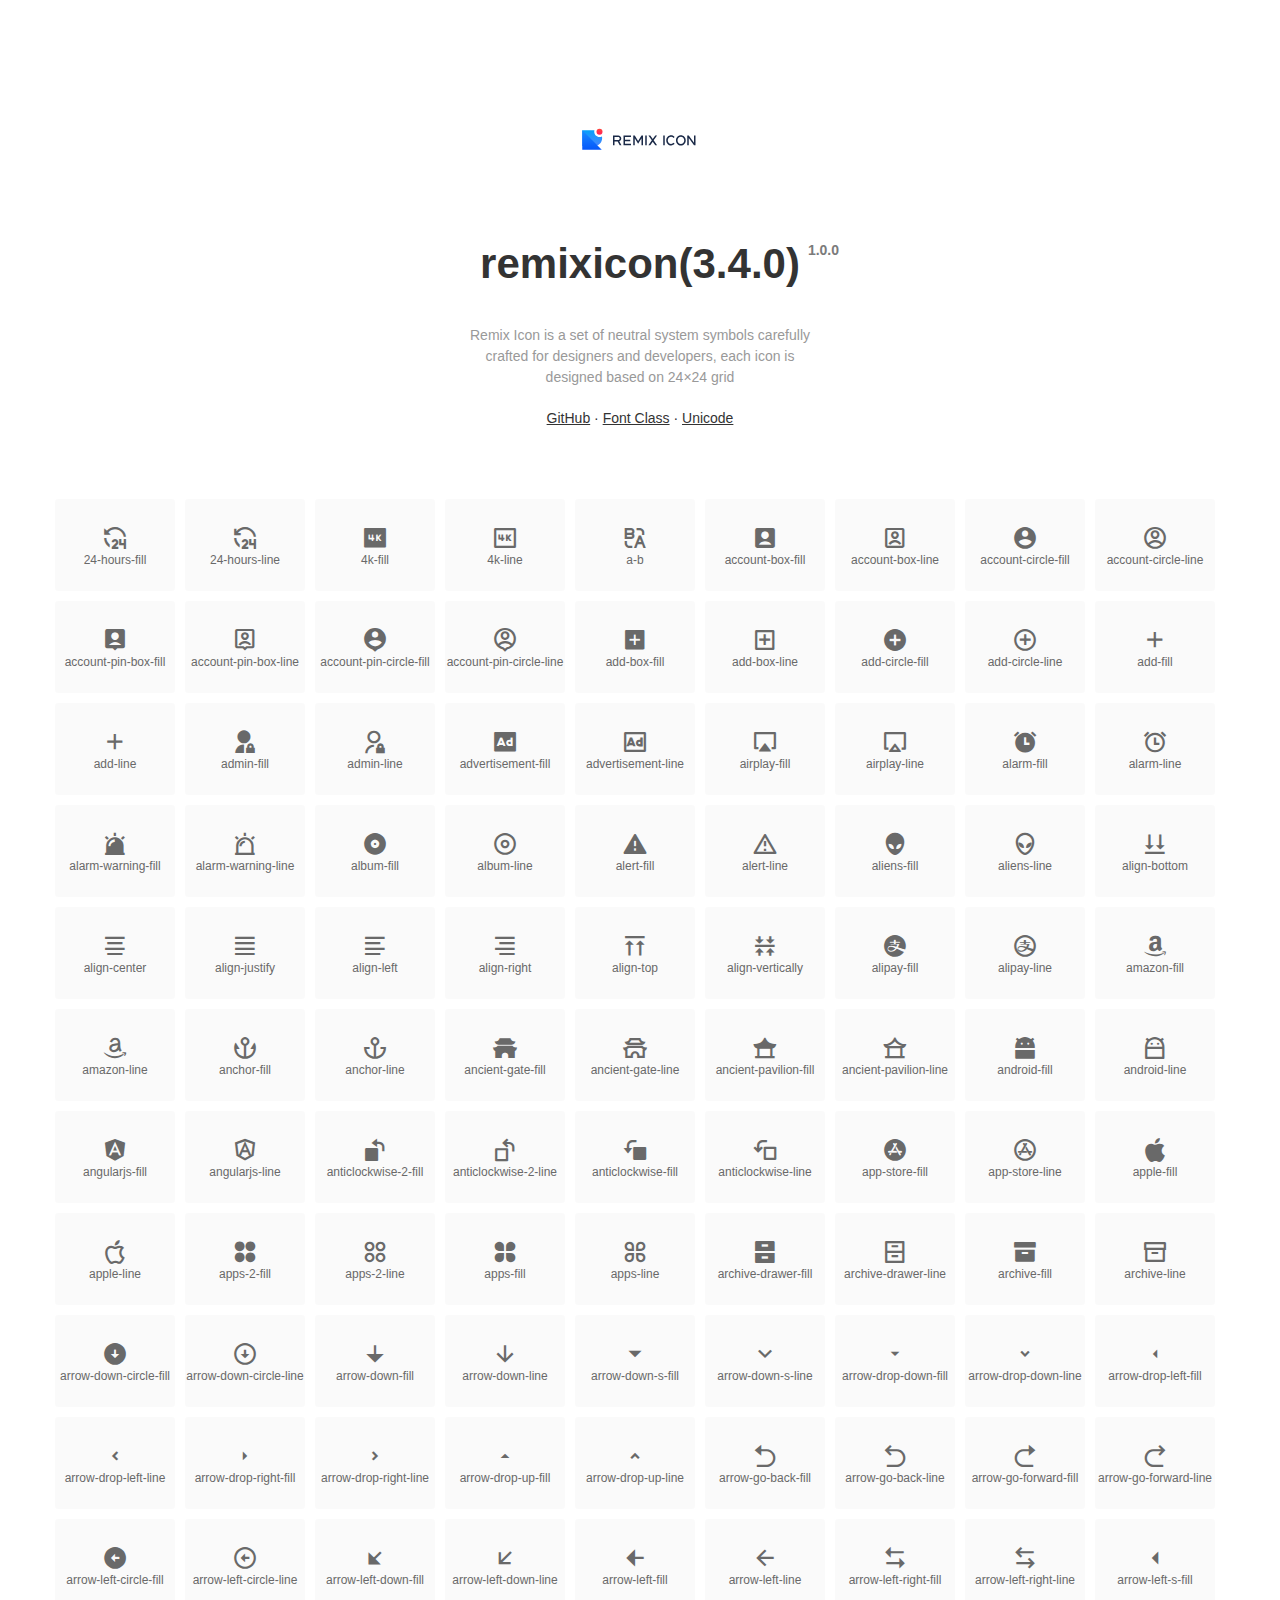
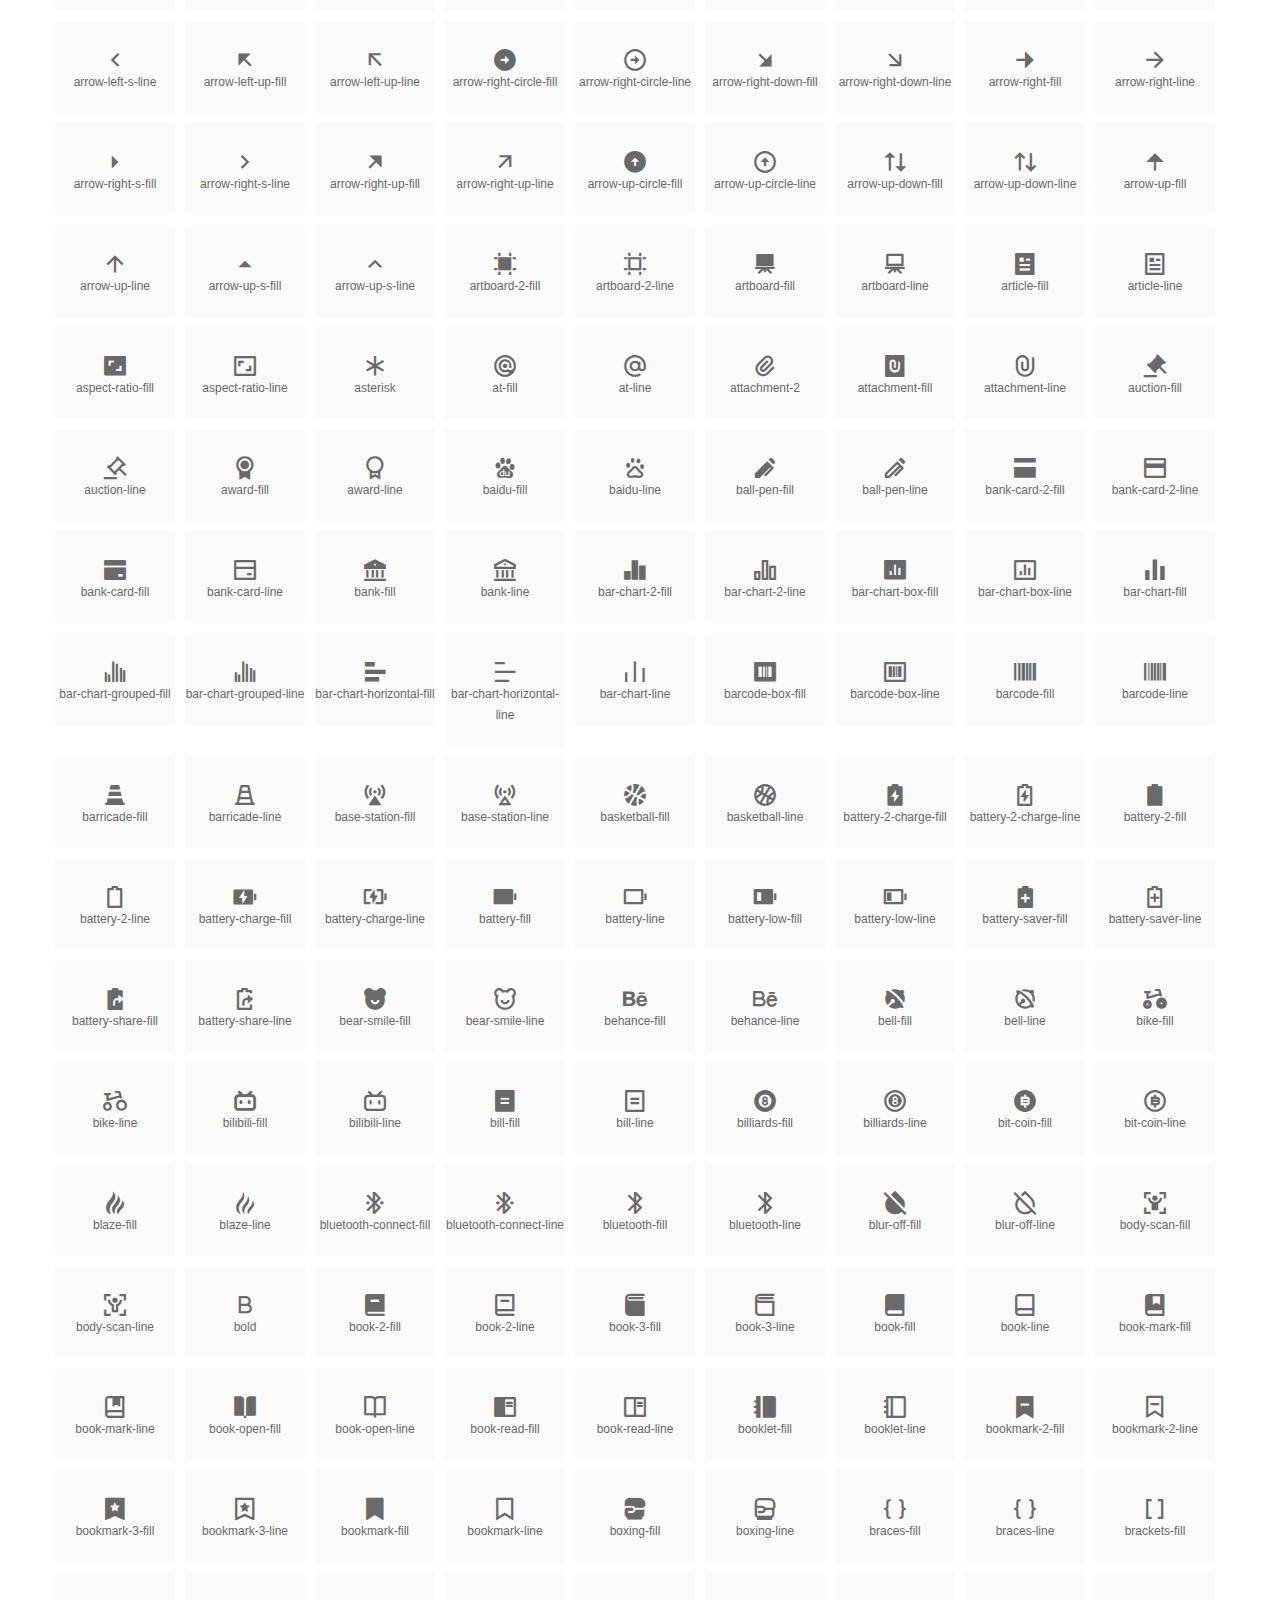
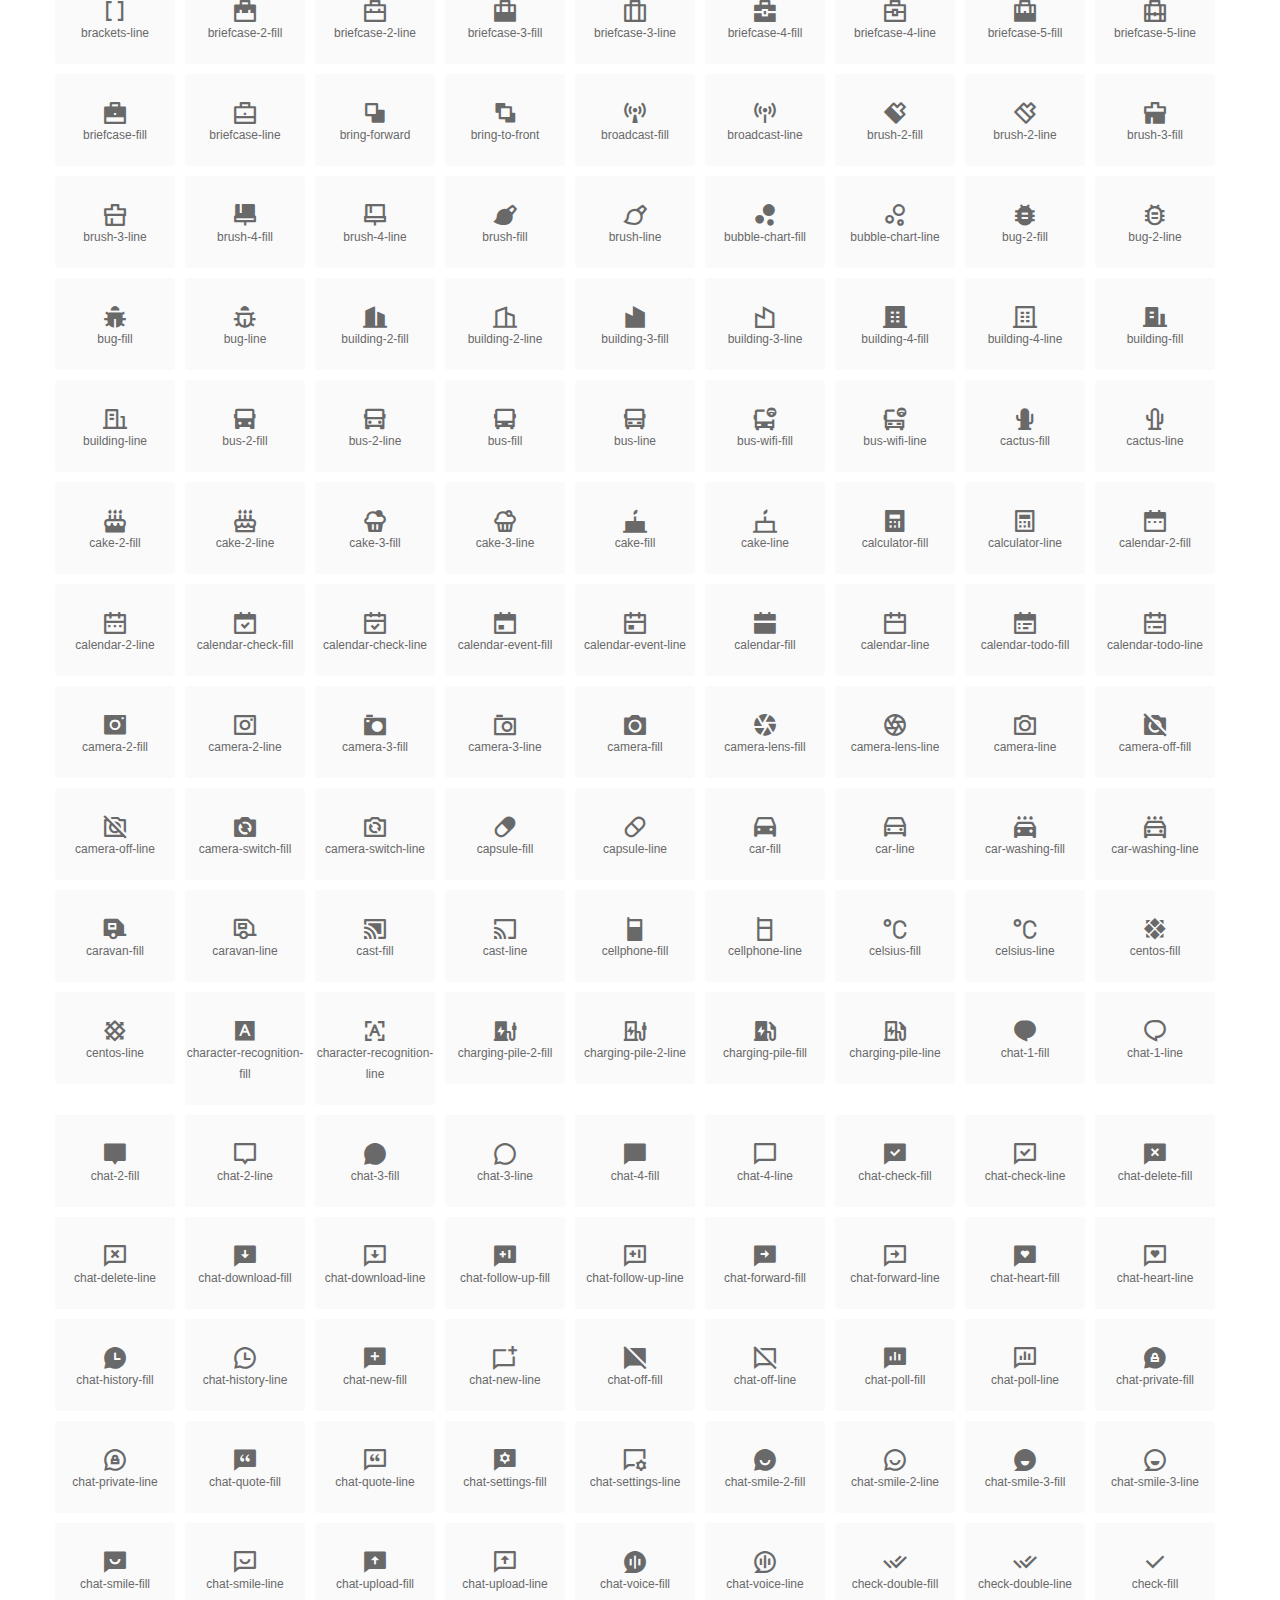
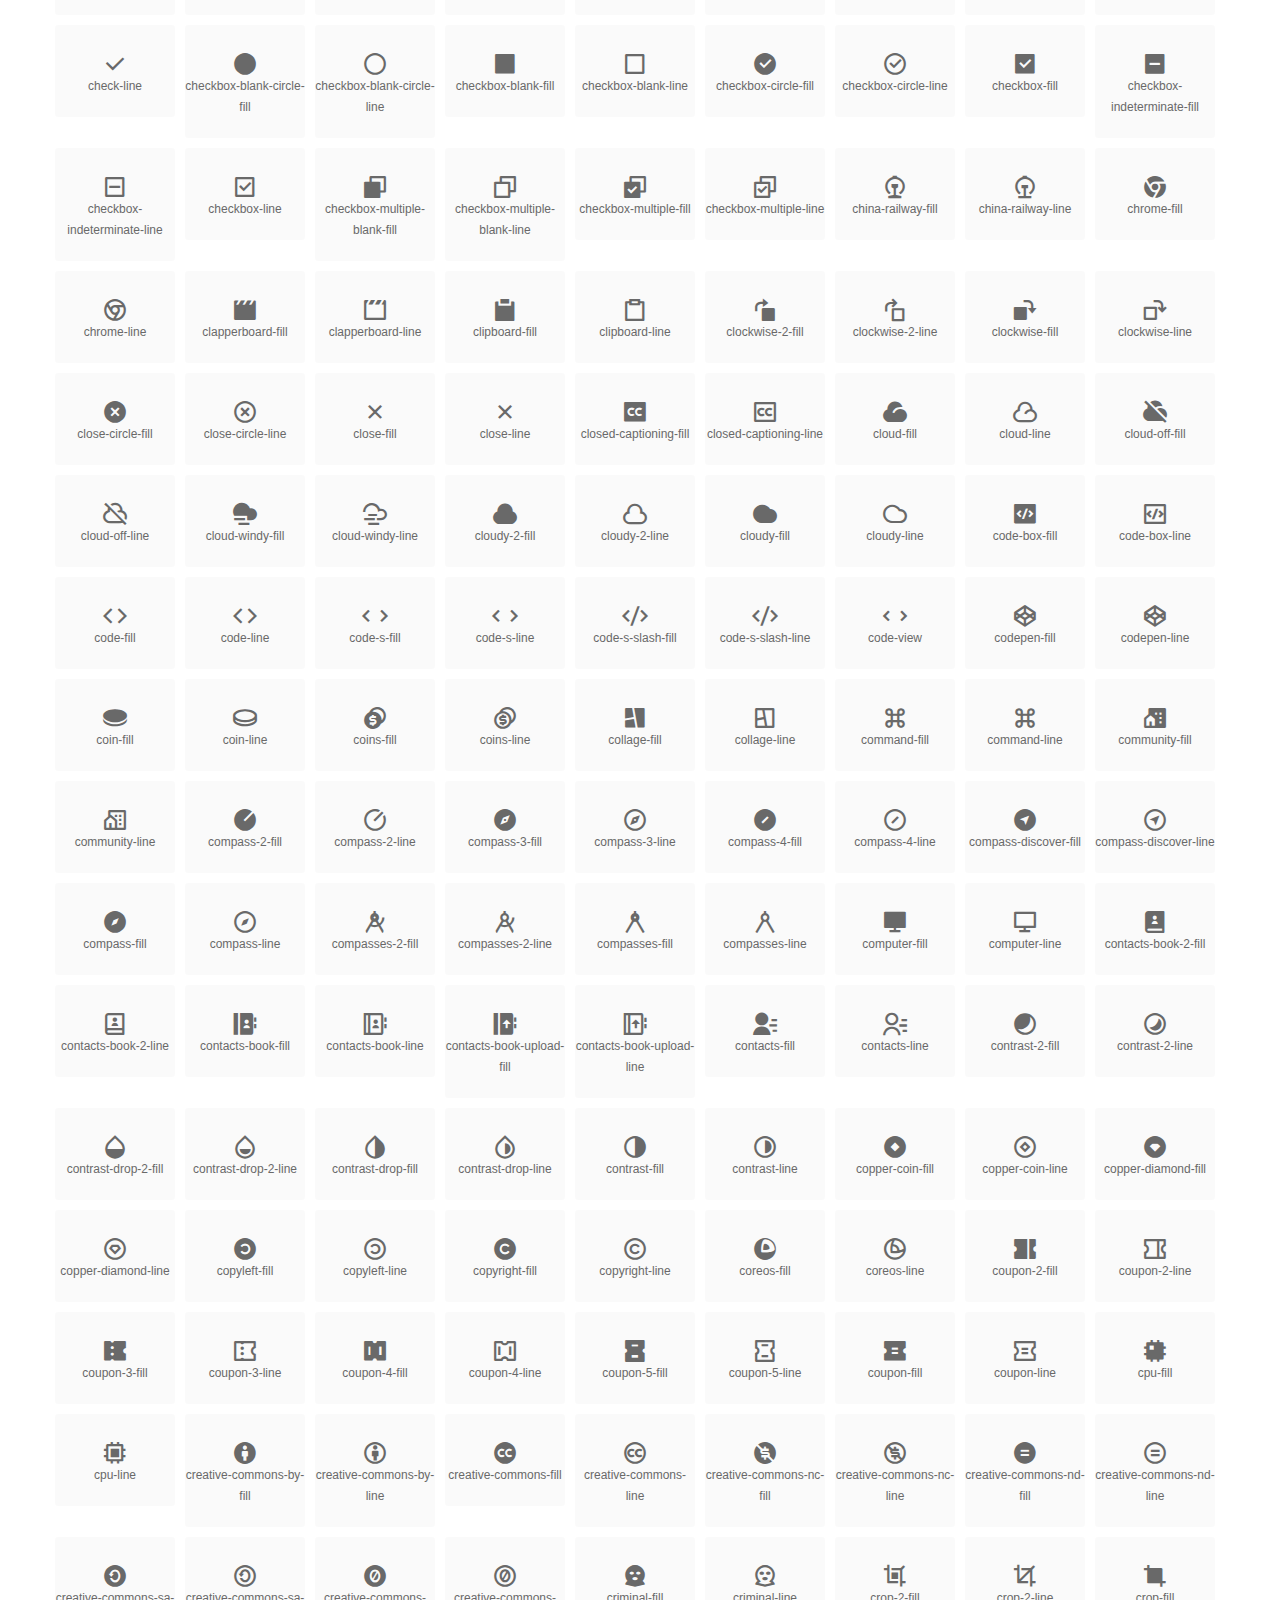
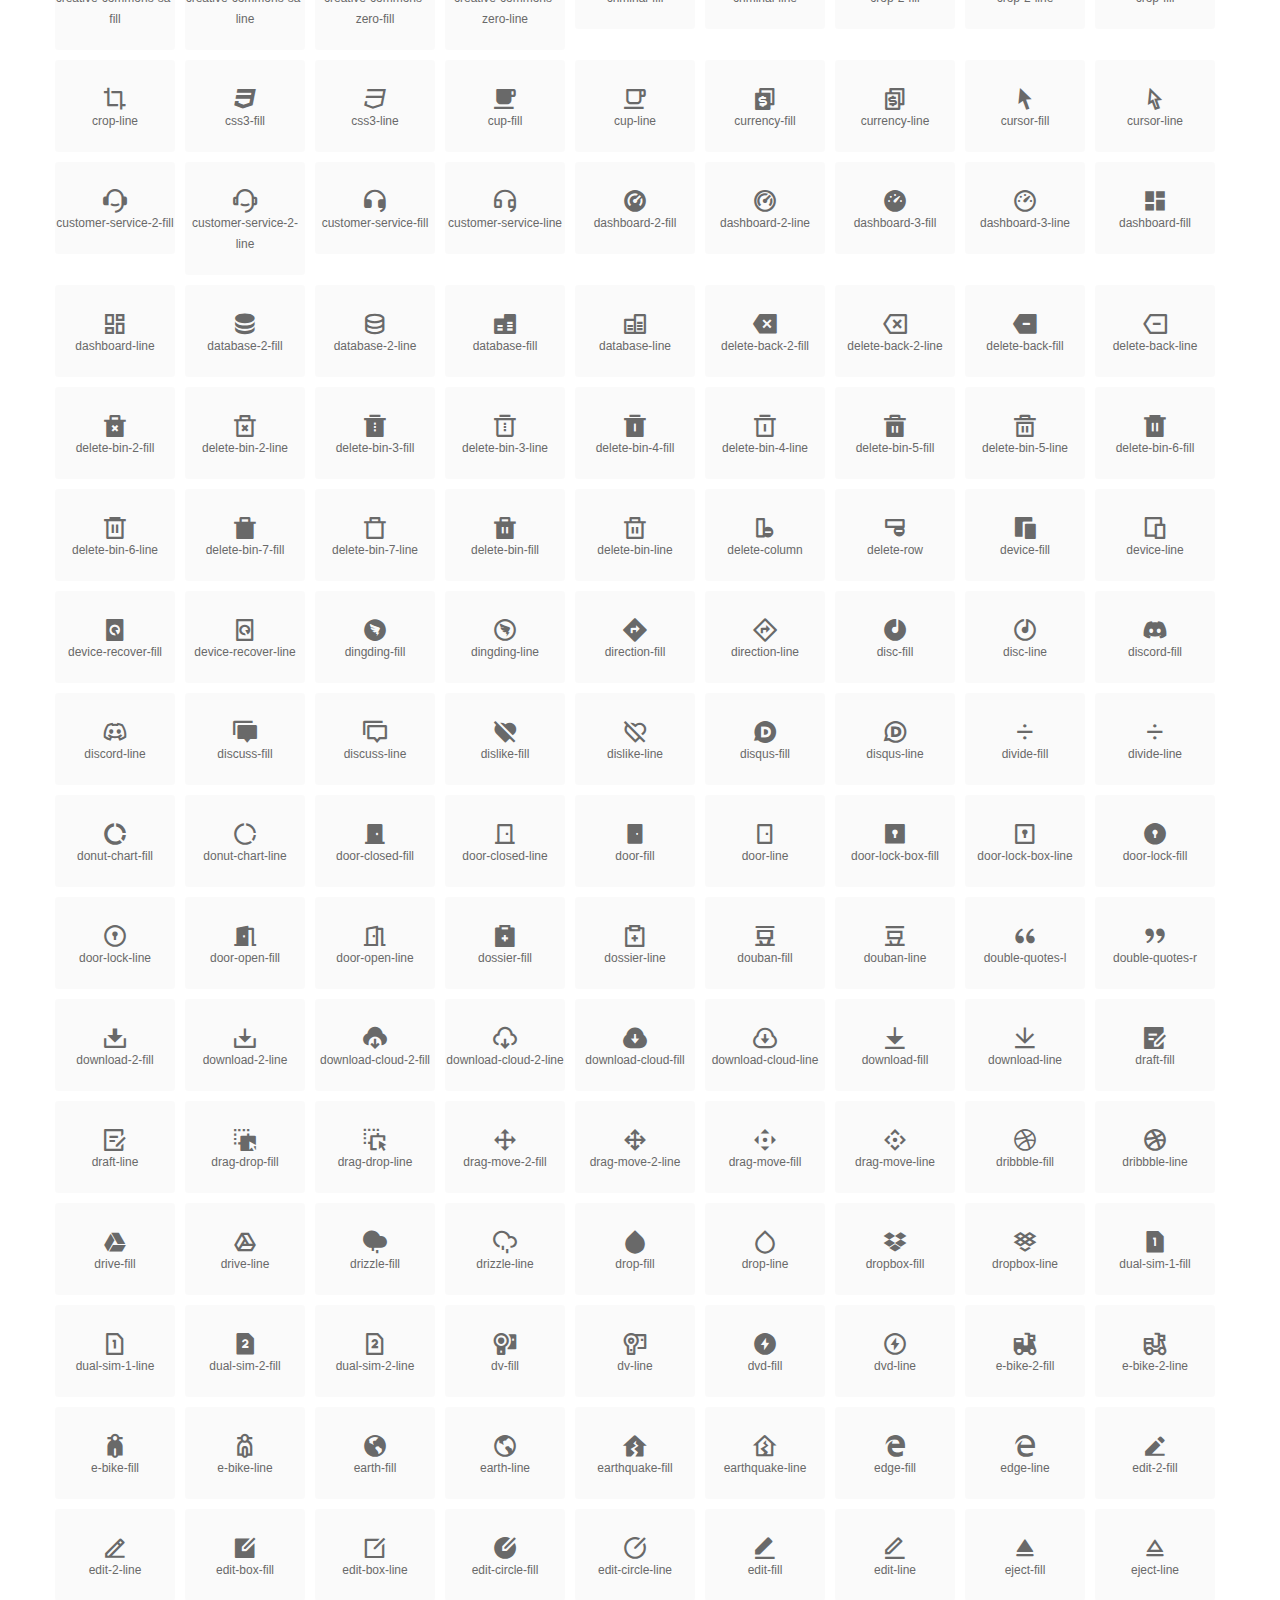
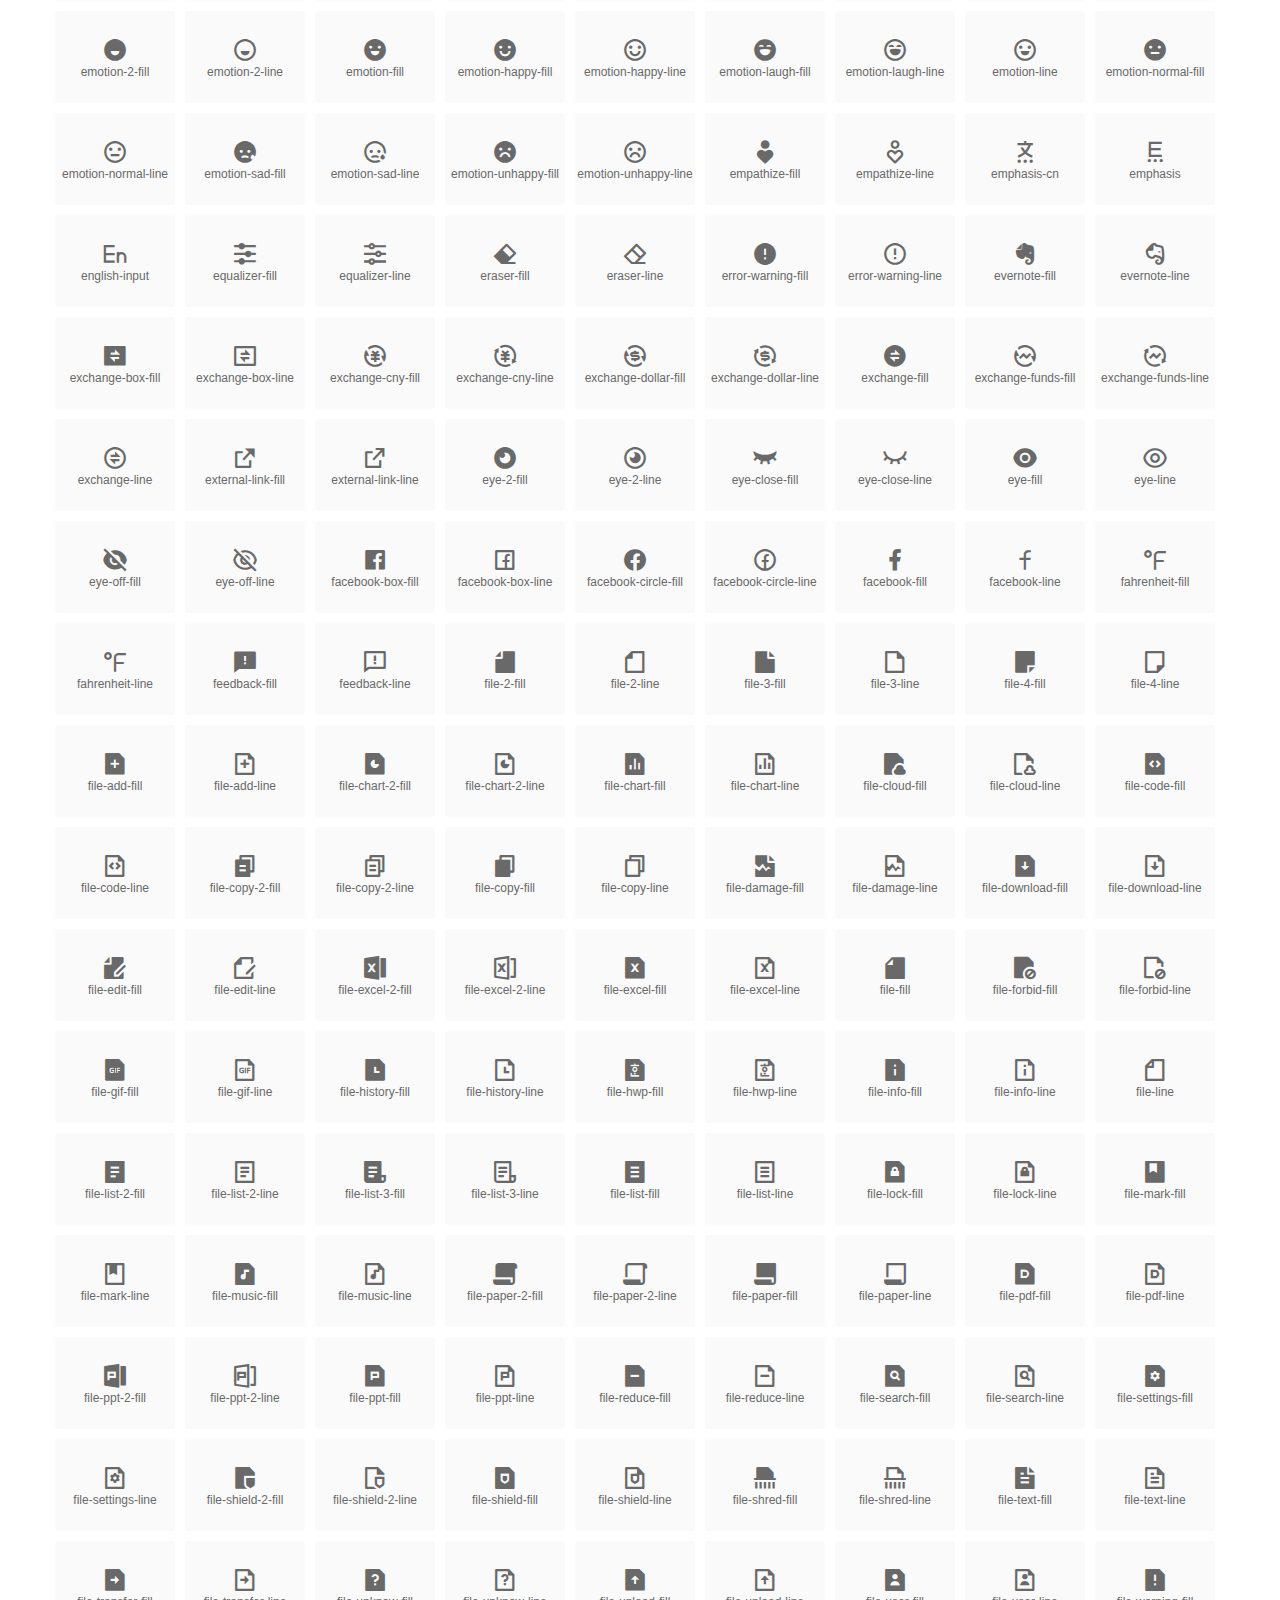
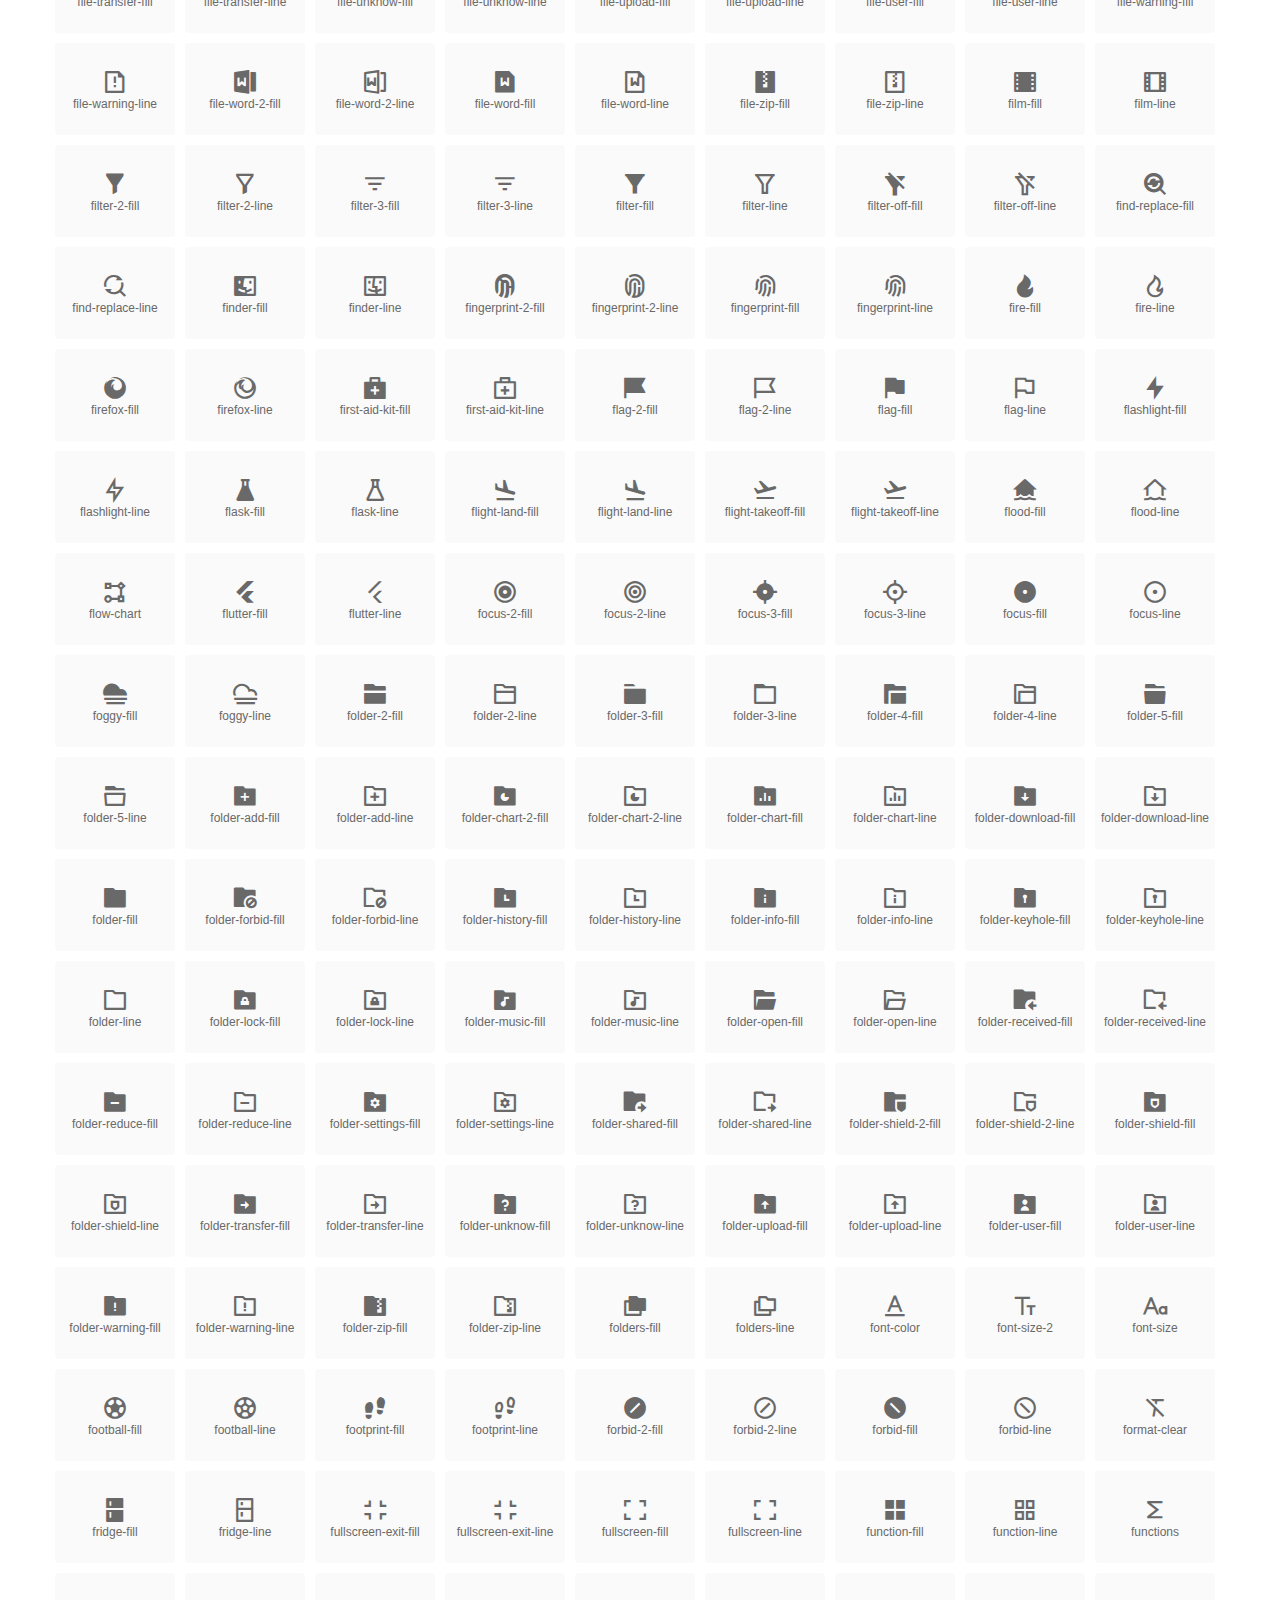
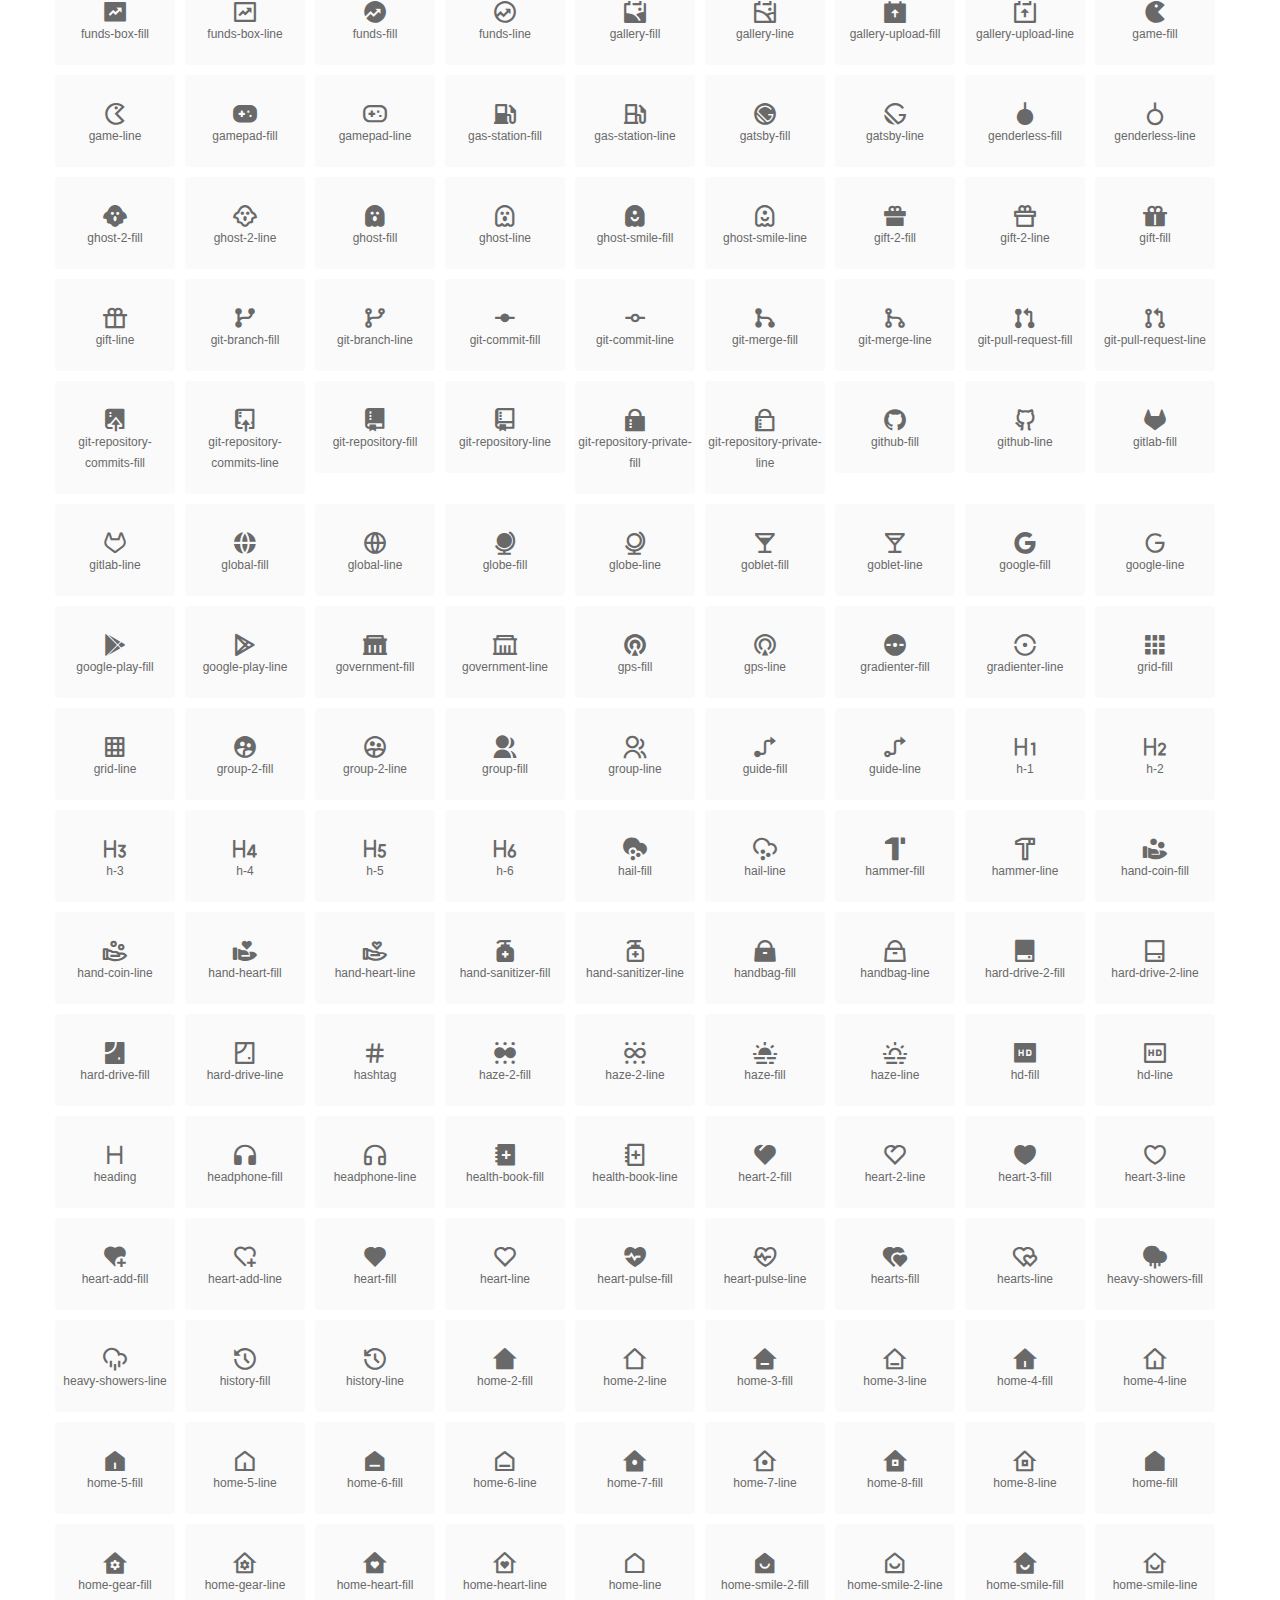
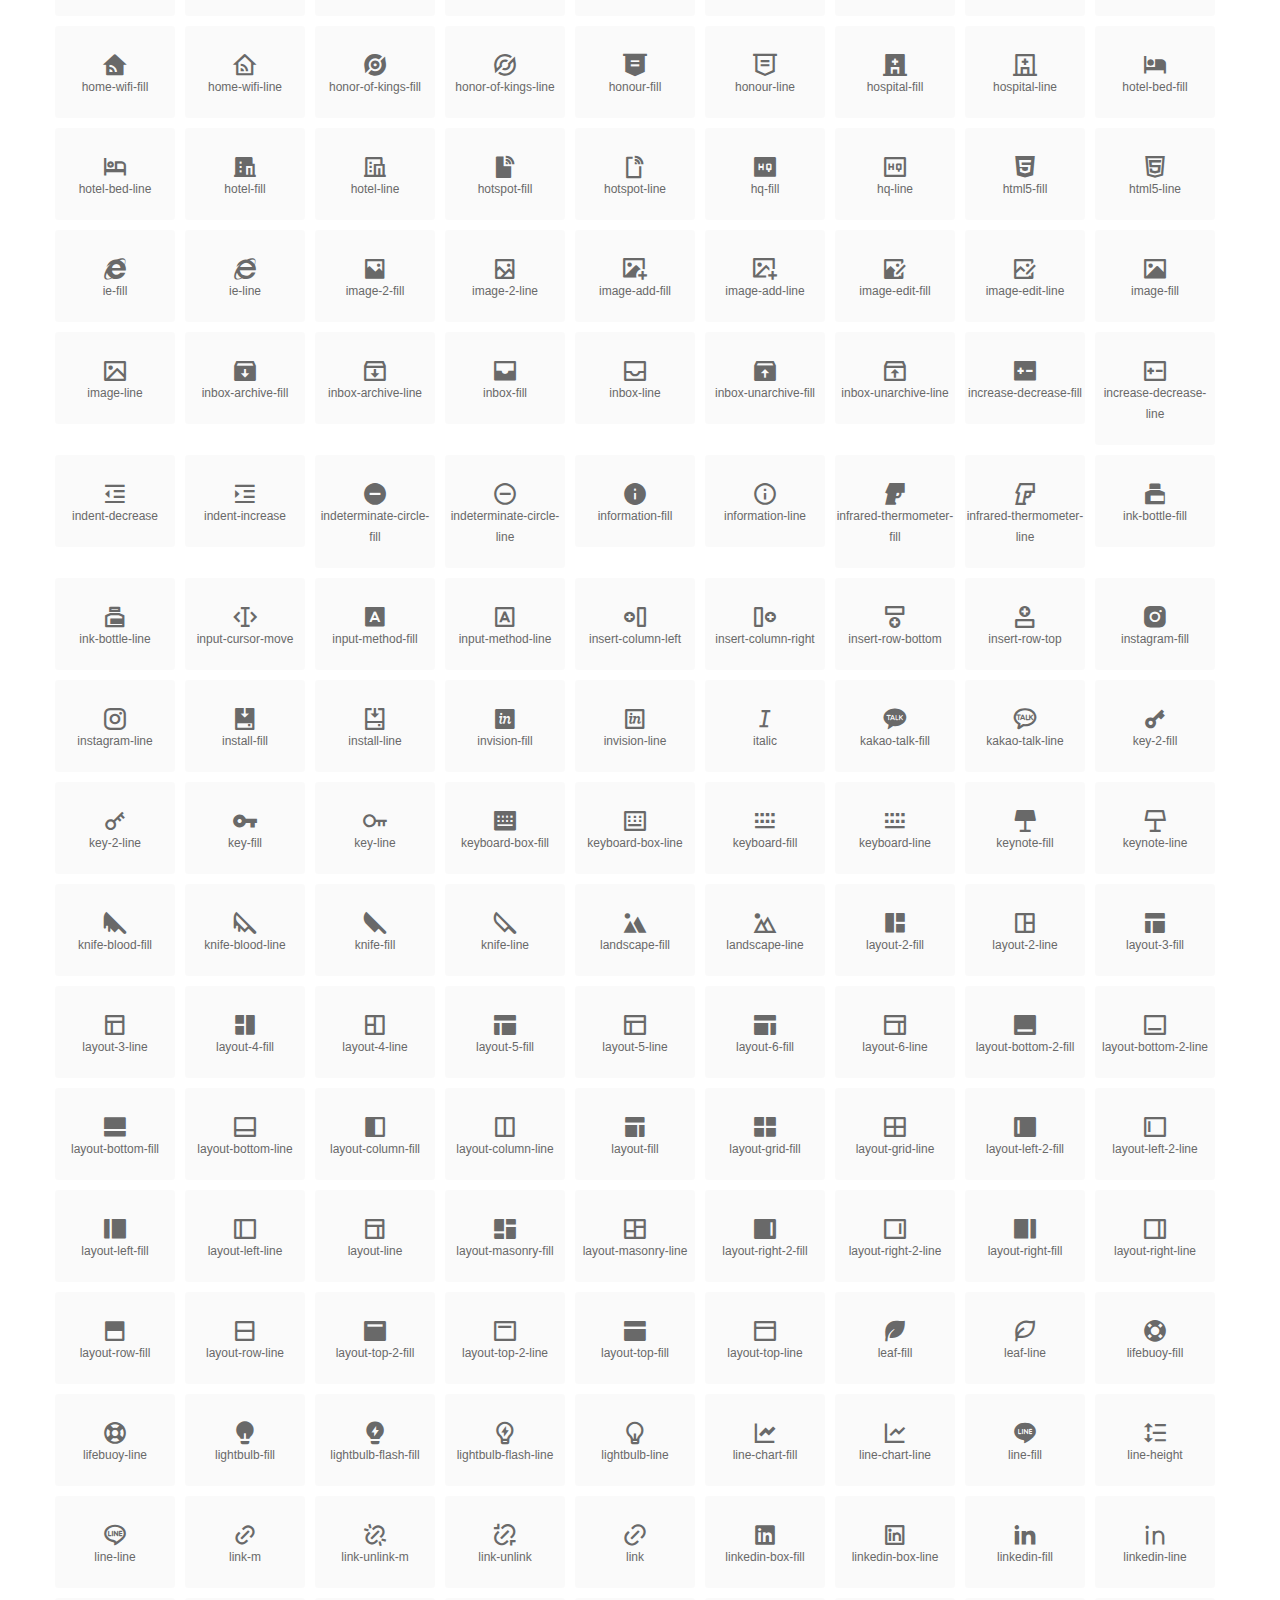
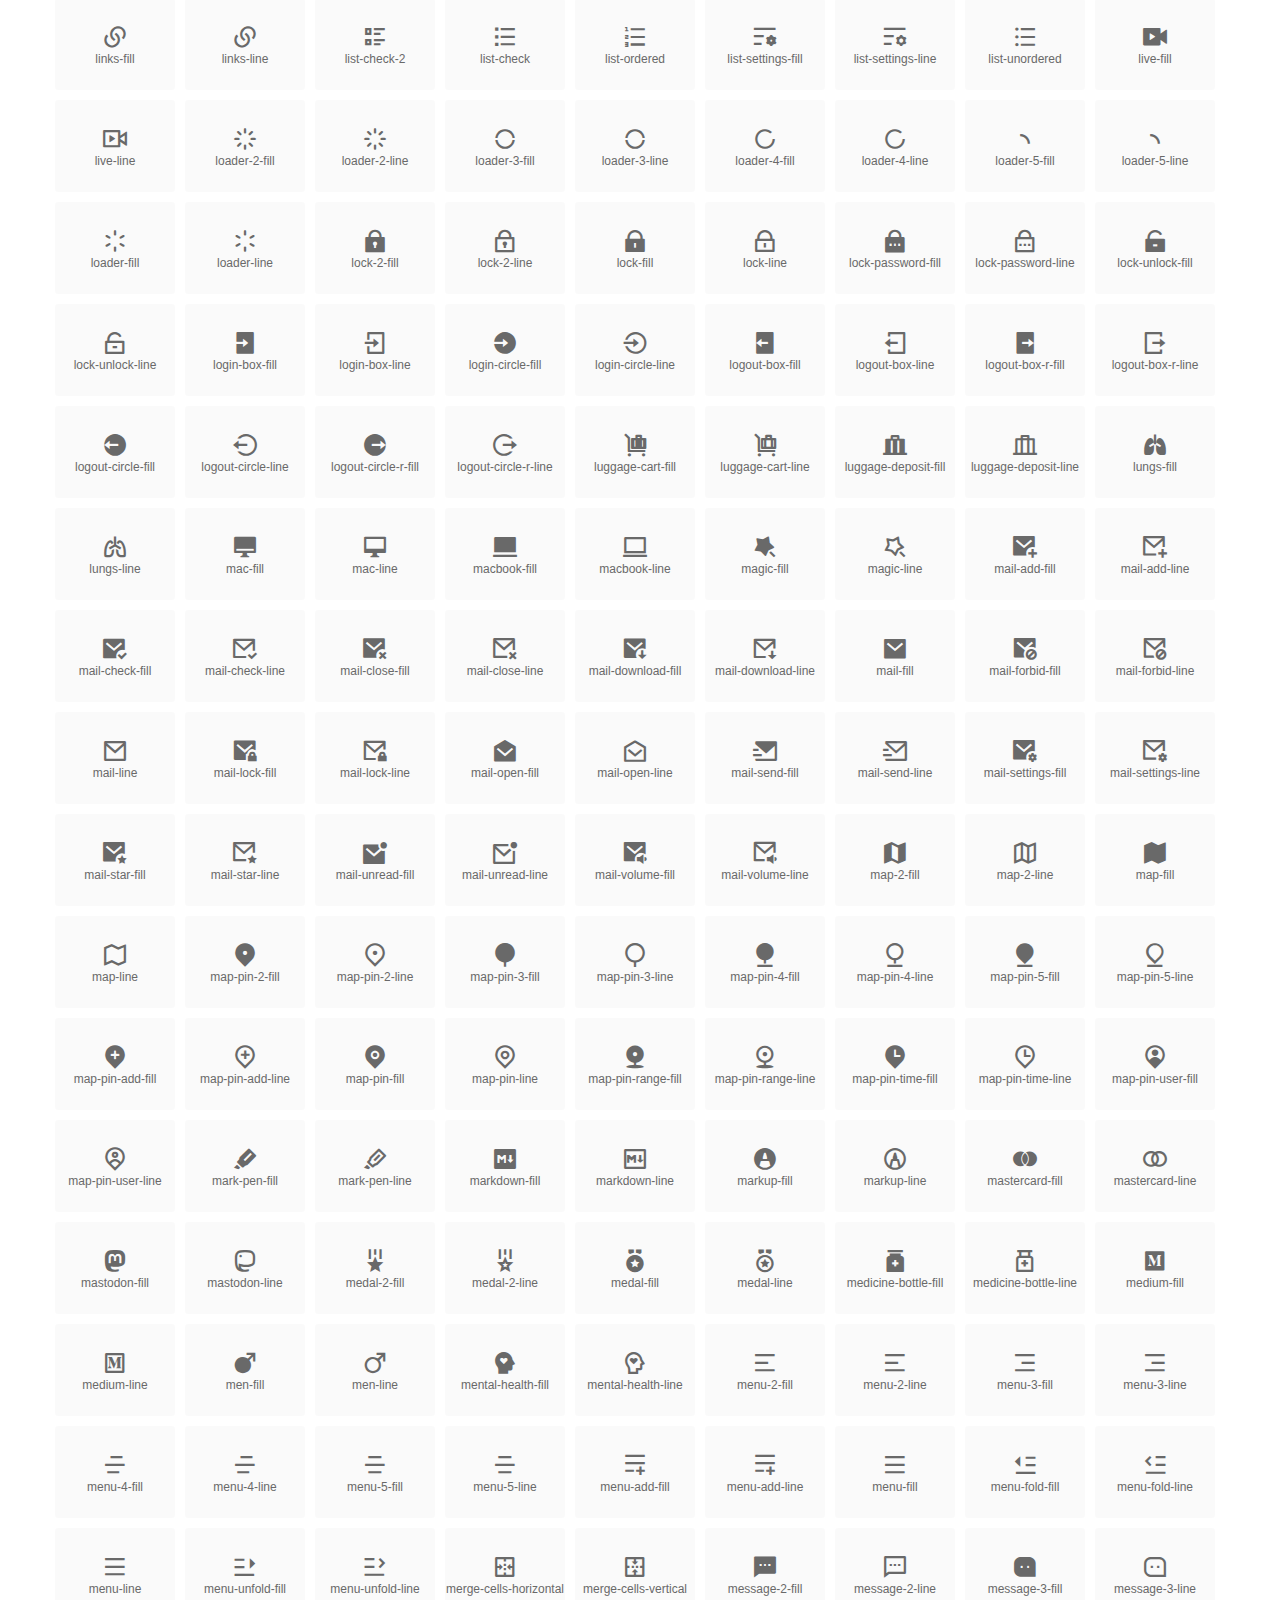
<file: assets/fonts/index.html>
<!DOCTYPE html>
<html lang="en">
<head>
  <meta charset="UTF-8">
  <title>remixicon(3.4.0)</title>
  <meta name="viewport" content="width=device-width,minimum-scale=1.0,maximum-scale=1.0,user-scalable=no">
   
  <meta name="description" content="Remix Icon is a set of neutral system symbols carefully crafted for designers and developers, each icon is designed based on 24×24 grid">
   
  <meta name="keywords" content="remixicon,TTF,EOT,WOFF,WOFF2,SVG">
  
  
  
  <link rel="stylesheet" href="remixicon.css" />
  
  <style>
    *{margin: 0;padding: 0;list-style: none;}
    body { color: #696969; font: 12px/1.5 tahoma, arial, \5b8b\4f53, sans-serif; }
    a { color: #333; text-decoration: underline; }
    a:hover { color: rgb(9, 73, 209); }
    .header { color: #333; text-align: center; padding: 80px 0 60px 0; min-height: 153px; font-size: 14px; }
    .header .logo svg { height: 120px; width: 120px; }
    .header h1 { font-size: 42px; padding: 26px 0 10px 0; }
    .header sup {font-size: 14px; margin: 8px 0 0 8px; position: absolute; color: #7b7b7b; }
    .info {
      color: #999;
      font-weight: normal;
      max-width: 346px;
      margin: 0 auto;
      padding: 20px 0;
      font-size: 14px;
    }

    .icons { max-width: 1190px; margin: 0 auto; }
    .icons ul { text-align: center; }
    .icons ul li {
      vertical-align: top;
      width: 120px;
      display: inline-block;
      text-align: center;
      background-color: rgba(0,0,0,.02);
      border-radius: 3px;
      padding: 29px 0 10px 0;
      margin-right: 10px;
      margin-top: 10px;
      transition: all 0.6s ease;
    }
    .icons ul li:hover { background-color: rgba(0,0,0,.06); }
    .icons ul li:hover span { color: #3c75e4; opacity: 1; }
    .icons ul li .unicode { color: #8c8c8c; opacity: 0.3; }
    .icons ul li h4 {
      font-weight: normal;
      padding: 10px 0 5px 0;
      display: block;
      color: #8c8c8c;
      font-size: 14px;
      line-height: 12px;
      opacity: 0.8;
    }
    .icons ul li:hover h4 { opacity: 1; }
    .icons ul li svg { width: 24px; height: 24px; }
    .icons ul li:hover { color: #3c75e4; }
    .footer { text-align: center; padding: 10px 0 90px 0; }
    .footer a { text-align: center; padding: 10px 0 90px 0; color: #696969;}
    .footer a:hover { color: #0949d1; }
    .links { text-align: center; padding: 50px 0 0 0; font-size: 14px; }
    
    .icons ul li.class-icon { font-size: 21px; line-height: 21px; padding-bottom: 20px; }
    .icons ul li.class-icon p{ font-size: 12px; }
    .icons ul li.class-icon [class^="ri-"]{ font-size: 26px; }
    
    
    
  </style>
  
</head>

<body>
  
  <div class="header">
    
    <div class="logo">
      <a href="./"><svg width="160" height="32" viewBox="0 0 160 32" fill="none" xmlns="http://www.w3.org/2000/svg">
<path d="M121.5 9.80005C123.33 9.80005 124.984 10.5797 126.165 11.8344L124.75 13.2496C123.929 12.3549 122.773 11.8 121.5 11.8C119.029 11.8 117 13.891 117 16.5C117 19.1091 119.029 21.2 121.5 21.2C122.773 21.2 123.929 20.6452 124.75 19.7505L126.165 21.1657C124.984 22.4204 123.33 23.2 121.5 23.2C117.91 23.2 115 20.2004 115 16.5C115 12.7997 117.91 9.80005 121.5 9.80005Z" fill="#1A2947"/>
<path d="M113 10V23H111V10H113Z" fill="#1A2947"/>
<path d="M154 23V9.99988H152L152 19.6019L144.997 9.99988L143 10.0039V23H145L145 13.3969L152 23H154Z" fill="#1A2947"/>
<path d="M68 10V12H60V15.5H67V17.5H60V21H68V23H58V10H68Z" fill="#1A2947"/>
<path d="M82 10L77.4999 17.201L73 10H71V23H73V13.775L77.4999 20.975L82 13.773V23H84V10H82Z" fill="#1A2947"/>
<path d="M89 10V23H87V10H89Z" fill="#1A2947"/>
<path d="M96.9999 14.7565L93.6689 9.99951H91.2279L95.7789 16.4995L91.2289 22.9995H93.6689L96.9999 18.2435L100.33 22.9995H102.772L98.2209 16.4995L102.773 9.99951H100.33L96.9999 14.7565Z" fill="#1A2947"/>
<path fill-rule="evenodd" clip-rule="evenodd" d="M141 16.5C141 12.7997 138.09 9.80005 134.5 9.80005C130.91 9.80005 128 12.7997 128 16.5C128 20.2004 130.91 23.2 134.5 23.2C138.09 23.2 141 20.2004 141 16.5ZM130 16.5C130 13.891 132.029 11.8 134.5 11.8C136.971 11.8 139 13.891 139 16.5C139 19.1091 136.971 21.2 134.5 21.2C132.029 21.2 130 19.1091 130 16.5Z" fill="#1A2947"/>
<path fill-rule="evenodd" clip-rule="evenodd" d="M51 10C53.2091 10 55 11.7909 55 14C55 15.7175 53.9176 17.1821 52.3977 17.749L55.1901 22.999H52.9251L50.267 18H46V23H44V10H51ZM46 11.999V15.999L51 16C52.1046 16 53 15.1046 53 14C53 12.8955 52.1 12 51 12L46 11.999Z" fill="#1A2947"/>
<path fill-rule="evenodd" clip-rule="evenodd" d="M19.2887 3.00389C19.1928 3.0013 19.0965 3 19 3H3V24H19C24.799 24 29.5 19.299 29.5 13.5C29.5 12.7108 29.4129 11.942 29.2479 11.2025C28.2772 11.7119 27.1722 12 26 12C22.134 12 19 8.86599 19 5C19 4.30645 19.1009 3.63646 19.2887 3.00389Z" fill="url(#paint0_linear_960_1054)"/>
<g filter="url(#filter0_b_960_1054)">
<path fill-rule="evenodd" clip-rule="evenodd" d="M3 3L29 29H3V3Z" fill="url(#paint1_linear_960_1054)"/>
</g>
<circle cx="26" cy="5" r="4" fill="url(#paint2_linear_960_1054)"/>
<defs>
<filter id="filter0_b_960_1054" x="-2.43656" y="-2.43656" width="36.8731" height="36.8731" filterUnits="userSpaceOnUse" color-interpolation-filters="sRGB">
<feFlood flood-opacity="0" result="BackgroundImageFix"/>
<feGaussianBlur in="BackgroundImage" stdDeviation="2.71828"/>
<feComposite in2="SourceAlpha" operator="in" result="effect1_backgroundBlur_960_1054"/>
<feBlend mode="normal" in="SourceGraphic" in2="effect1_backgroundBlur_960_1054" result="shape"/>
</filter>
<linearGradient id="paint0_linear_960_1054" x1="3" y1="3" x2="3" y2="24" gradientUnits="userSpaceOnUse">
<stop stop-color="#05A0FA"/>
<stop offset="1" stop-color="#4785FF"/>
</linearGradient>
<linearGradient id="paint1_linear_960_1054" x1="3" y1="3" x2="3" y2="29" gradientUnits="userSpaceOnUse">
<stop stop-color="#1A8CFF"/>
<stop offset="1" stop-color="#0557FA"/>
</linearGradient>
<linearGradient id="paint2_linear_960_1054" x1="22" y1="1" x2="22" y2="9" gradientUnits="userSpaceOnUse">
<stop stop-color="#FF463A"/>
<stop offset="1" stop-color="#FF1F5A"/>
</linearGradient>
</defs>
</svg>
</a>
    </div>
    
    <h1>remixicon(3.4.0)<sup>1.0.0</sup></h1>
    <div class="info">
      Remix Icon is a set of neutral system symbols carefully crafted for designers and developers, each icon is designed based on 24×24 grid
    </div>
    <p>
      
      <a href="https://github.com/Remix-Design/remixicon.git">GitHub</a> · 
      
      <a href="index.html">Font Class</a> · 
      
      <a href="unicode.html">Unicode</a>
      
    </p>
  </div>
  <div class="icons">
    <ul>
      <li class="class-icon"><i class="ri-24-hours-fill"></i><p class="name">24-hours-fill</p></li><li class="class-icon"><i class="ri-24-hours-line"></i><p class="name">24-hours-line</p></li><li class="class-icon"><i class="ri-4k-fill"></i><p class="name">4k-fill</p></li><li class="class-icon"><i class="ri-4k-line"></i><p class="name">4k-line</p></li><li class="class-icon"><i class="ri-a-b"></i><p class="name">a-b</p></li><li class="class-icon"><i class="ri-account-box-fill"></i><p class="name">account-box-fill</p></li><li class="class-icon"><i class="ri-account-box-line"></i><p class="name">account-box-line</p></li><li class="class-icon"><i class="ri-account-circle-fill"></i><p class="name">account-circle-fill</p></li><li class="class-icon"><i class="ri-account-circle-line"></i><p class="name">account-circle-line</p></li><li class="class-icon"><i class="ri-account-pin-box-fill"></i><p class="name">account-pin-box-fill</p></li><li class="class-icon"><i class="ri-account-pin-box-line"></i><p class="name">account-pin-box-line</p></li><li class="class-icon"><i class="ri-account-pin-circle-fill"></i><p class="name">account-pin-circle-fill</p></li><li class="class-icon"><i class="ri-account-pin-circle-line"></i><p class="name">account-pin-circle-line</p></li><li class="class-icon"><i class="ri-add-box-fill"></i><p class="name">add-box-fill</p></li><li class="class-icon"><i class="ri-add-box-line"></i><p class="name">add-box-line</p></li><li class="class-icon"><i class="ri-add-circle-fill"></i><p class="name">add-circle-fill</p></li><li class="class-icon"><i class="ri-add-circle-line"></i><p class="name">add-circle-line</p></li><li class="class-icon"><i class="ri-add-fill"></i><p class="name">add-fill</p></li><li class="class-icon"><i class="ri-add-line"></i><p class="name">add-line</p></li><li class="class-icon"><i class="ri-admin-fill"></i><p class="name">admin-fill</p></li><li class="class-icon"><i class="ri-admin-line"></i><p class="name">admin-line</p></li><li class="class-icon"><i class="ri-advertisement-fill"></i><p class="name">advertisement-fill</p></li><li class="class-icon"><i class="ri-advertisement-line"></i><p class="name">advertisement-line</p></li><li class="class-icon"><i class="ri-airplay-fill"></i><p class="name">airplay-fill</p></li><li class="class-icon"><i class="ri-airplay-line"></i><p class="name">airplay-line</p></li><li class="class-icon"><i class="ri-alarm-fill"></i><p class="name">alarm-fill</p></li><li class="class-icon"><i class="ri-alarm-line"></i><p class="name">alarm-line</p></li><li class="class-icon"><i class="ri-alarm-warning-fill"></i><p class="name">alarm-warning-fill</p></li><li class="class-icon"><i class="ri-alarm-warning-line"></i><p class="name">alarm-warning-line</p></li><li class="class-icon"><i class="ri-album-fill"></i><p class="name">album-fill</p></li><li class="class-icon"><i class="ri-album-line"></i><p class="name">album-line</p></li><li class="class-icon"><i class="ri-alert-fill"></i><p class="name">alert-fill</p></li><li class="class-icon"><i class="ri-alert-line"></i><p class="name">alert-line</p></li><li class="class-icon"><i class="ri-aliens-fill"></i><p class="name">aliens-fill</p></li><li class="class-icon"><i class="ri-aliens-line"></i><p class="name">aliens-line</p></li><li class="class-icon"><i class="ri-align-bottom"></i><p class="name">align-bottom</p></li><li class="class-icon"><i class="ri-align-center"></i><p class="name">align-center</p></li><li class="class-icon"><i class="ri-align-justify"></i><p class="name">align-justify</p></li><li class="class-icon"><i class="ri-align-left"></i><p class="name">align-left</p></li><li class="class-icon"><i class="ri-align-right"></i><p class="name">align-right</p></li><li class="class-icon"><i class="ri-align-top"></i><p class="name">align-top</p></li><li class="class-icon"><i class="ri-align-vertically"></i><p class="name">align-vertically</p></li><li class="class-icon"><i class="ri-alipay-fill"></i><p class="name">alipay-fill</p></li><li class="class-icon"><i class="ri-alipay-line"></i><p class="name">alipay-line</p></li><li class="class-icon"><i class="ri-amazon-fill"></i><p class="name">amazon-fill</p></li><li class="class-icon"><i class="ri-amazon-line"></i><p class="name">amazon-line</p></li><li class="class-icon"><i class="ri-anchor-fill"></i><p class="name">anchor-fill</p></li><li class="class-icon"><i class="ri-anchor-line"></i><p class="name">anchor-line</p></li><li class="class-icon"><i class="ri-ancient-gate-fill"></i><p class="name">ancient-gate-fill</p></li><li class="class-icon"><i class="ri-ancient-gate-line"></i><p class="name">ancient-gate-line</p></li><li class="class-icon"><i class="ri-ancient-pavilion-fill"></i><p class="name">ancient-pavilion-fill</p></li><li class="class-icon"><i class="ri-ancient-pavilion-line"></i><p class="name">ancient-pavilion-line</p></li><li class="class-icon"><i class="ri-android-fill"></i><p class="name">android-fill</p></li><li class="class-icon"><i class="ri-android-line"></i><p class="name">android-line</p></li><li class="class-icon"><i class="ri-angularjs-fill"></i><p class="name">angularjs-fill</p></li><li class="class-icon"><i class="ri-angularjs-line"></i><p class="name">angularjs-line</p></li><li class="class-icon"><i class="ri-anticlockwise-2-fill"></i><p class="name">anticlockwise-2-fill</p></li><li class="class-icon"><i class="ri-anticlockwise-2-line"></i><p class="name">anticlockwise-2-line</p></li><li class="class-icon"><i class="ri-anticlockwise-fill"></i><p class="name">anticlockwise-fill</p></li><li class="class-icon"><i class="ri-anticlockwise-line"></i><p class="name">anticlockwise-line</p></li><li class="class-icon"><i class="ri-app-store-fill"></i><p class="name">app-store-fill</p></li><li class="class-icon"><i class="ri-app-store-line"></i><p class="name">app-store-line</p></li><li class="class-icon"><i class="ri-apple-fill"></i><p class="name">apple-fill</p></li><li class="class-icon"><i class="ri-apple-line"></i><p class="name">apple-line</p></li><li class="class-icon"><i class="ri-apps-2-fill"></i><p class="name">apps-2-fill</p></li><li class="class-icon"><i class="ri-apps-2-line"></i><p class="name">apps-2-line</p></li><li class="class-icon"><i class="ri-apps-fill"></i><p class="name">apps-fill</p></li><li class="class-icon"><i class="ri-apps-line"></i><p class="name">apps-line</p></li><li class="class-icon"><i class="ri-archive-drawer-fill"></i><p class="name">archive-drawer-fill</p></li><li class="class-icon"><i class="ri-archive-drawer-line"></i><p class="name">archive-drawer-line</p></li><li class="class-icon"><i class="ri-archive-fill"></i><p class="name">archive-fill</p></li><li class="class-icon"><i class="ri-archive-line"></i><p class="name">archive-line</p></li><li class="class-icon"><i class="ri-arrow-down-circle-fill"></i><p class="name">arrow-down-circle-fill</p></li><li class="class-icon"><i class="ri-arrow-down-circle-line"></i><p class="name">arrow-down-circle-line</p></li><li class="class-icon"><i class="ri-arrow-down-fill"></i><p class="name">arrow-down-fill</p></li><li class="class-icon"><i class="ri-arrow-down-line"></i><p class="name">arrow-down-line</p></li><li class="class-icon"><i class="ri-arrow-down-s-fill"></i><p class="name">arrow-down-s-fill</p></li><li class="class-icon"><i class="ri-arrow-down-s-line"></i><p class="name">arrow-down-s-line</p></li><li class="class-icon"><i class="ri-arrow-drop-down-fill"></i><p class="name">arrow-drop-down-fill</p></li><li class="class-icon"><i class="ri-arrow-drop-down-line"></i><p class="name">arrow-drop-down-line</p></li><li class="class-icon"><i class="ri-arrow-drop-left-fill"></i><p class="name">arrow-drop-left-fill</p></li><li class="class-icon"><i class="ri-arrow-drop-left-line"></i><p class="name">arrow-drop-left-line</p></li><li class="class-icon"><i class="ri-arrow-drop-right-fill"></i><p class="name">arrow-drop-right-fill</p></li><li class="class-icon"><i class="ri-arrow-drop-right-line"></i><p class="name">arrow-drop-right-line</p></li><li class="class-icon"><i class="ri-arrow-drop-up-fill"></i><p class="name">arrow-drop-up-fill</p></li><li class="class-icon"><i class="ri-arrow-drop-up-line"></i><p class="name">arrow-drop-up-line</p></li><li class="class-icon"><i class="ri-arrow-go-back-fill"></i><p class="name">arrow-go-back-fill</p></li><li class="class-icon"><i class="ri-arrow-go-back-line"></i><p class="name">arrow-go-back-line</p></li><li class="class-icon"><i class="ri-arrow-go-forward-fill"></i><p class="name">arrow-go-forward-fill</p></li><li class="class-icon"><i class="ri-arrow-go-forward-line"></i><p class="name">arrow-go-forward-line</p></li><li class="class-icon"><i class="ri-arrow-left-circle-fill"></i><p class="name">arrow-left-circle-fill</p></li><li class="class-icon"><i class="ri-arrow-left-circle-line"></i><p class="name">arrow-left-circle-line</p></li><li class="class-icon"><i class="ri-arrow-left-down-fill"></i><p class="name">arrow-left-down-fill</p></li><li class="class-icon"><i class="ri-arrow-left-down-line"></i><p class="name">arrow-left-down-line</p></li><li class="class-icon"><i class="ri-arrow-left-fill"></i><p class="name">arrow-left-fill</p></li><li class="class-icon"><i class="ri-arrow-left-line"></i><p class="name">arrow-left-line</p></li><li class="class-icon"><i class="ri-arrow-left-right-fill"></i><p class="name">arrow-left-right-fill</p></li><li class="class-icon"><i class="ri-arrow-left-right-line"></i><p class="name">arrow-left-right-line</p></li><li class="class-icon"><i class="ri-arrow-left-s-fill"></i><p class="name">arrow-left-s-fill</p></li><li class="class-icon"><i class="ri-arrow-left-s-line"></i><p class="name">arrow-left-s-line</p></li><li class="class-icon"><i class="ri-arrow-left-up-fill"></i><p class="name">arrow-left-up-fill</p></li><li class="class-icon"><i class="ri-arrow-left-up-line"></i><p class="name">arrow-left-up-line</p></li><li class="class-icon"><i class="ri-arrow-right-circle-fill"></i><p class="name">arrow-right-circle-fill</p></li><li class="class-icon"><i class="ri-arrow-right-circle-line"></i><p class="name">arrow-right-circle-line</p></li><li class="class-icon"><i class="ri-arrow-right-down-fill"></i><p class="name">arrow-right-down-fill</p></li><li class="class-icon"><i class="ri-arrow-right-down-line"></i><p class="name">arrow-right-down-line</p></li><li class="class-icon"><i class="ri-arrow-right-fill"></i><p class="name">arrow-right-fill</p></li><li class="class-icon"><i class="ri-arrow-right-line"></i><p class="name">arrow-right-line</p></li><li class="class-icon"><i class="ri-arrow-right-s-fill"></i><p class="name">arrow-right-s-fill</p></li><li class="class-icon"><i class="ri-arrow-right-s-line"></i><p class="name">arrow-right-s-line</p></li><li class="class-icon"><i class="ri-arrow-right-up-fill"></i><p class="name">arrow-right-up-fill</p></li><li class="class-icon"><i class="ri-arrow-right-up-line"></i><p class="name">arrow-right-up-line</p></li><li class="class-icon"><i class="ri-arrow-up-circle-fill"></i><p class="name">arrow-up-circle-fill</p></li><li class="class-icon"><i class="ri-arrow-up-circle-line"></i><p class="name">arrow-up-circle-line</p></li><li class="class-icon"><i class="ri-arrow-up-down-fill"></i><p class="name">arrow-up-down-fill</p></li><li class="class-icon"><i class="ri-arrow-up-down-line"></i><p class="name">arrow-up-down-line</p></li><li class="class-icon"><i class="ri-arrow-up-fill"></i><p class="name">arrow-up-fill</p></li><li class="class-icon"><i class="ri-arrow-up-line"></i><p class="name">arrow-up-line</p></li><li class="class-icon"><i class="ri-arrow-up-s-fill"></i><p class="name">arrow-up-s-fill</p></li><li class="class-icon"><i class="ri-arrow-up-s-line"></i><p class="name">arrow-up-s-line</p></li><li class="class-icon"><i class="ri-artboard-2-fill"></i><p class="name">artboard-2-fill</p></li><li class="class-icon"><i class="ri-artboard-2-line"></i><p class="name">artboard-2-line</p></li><li class="class-icon"><i class="ri-artboard-fill"></i><p class="name">artboard-fill</p></li><li class="class-icon"><i class="ri-artboard-line"></i><p class="name">artboard-line</p></li><li class="class-icon"><i class="ri-article-fill"></i><p class="name">article-fill</p></li><li class="class-icon"><i class="ri-article-line"></i><p class="name">article-line</p></li><li class="class-icon"><i class="ri-aspect-ratio-fill"></i><p class="name">aspect-ratio-fill</p></li><li class="class-icon"><i class="ri-aspect-ratio-line"></i><p class="name">aspect-ratio-line</p></li><li class="class-icon"><i class="ri-asterisk"></i><p class="name">asterisk</p></li><li class="class-icon"><i class="ri-at-fill"></i><p class="name">at-fill</p></li><li class="class-icon"><i class="ri-at-line"></i><p class="name">at-line</p></li><li class="class-icon"><i class="ri-attachment-2"></i><p class="name">attachment-2</p></li><li class="class-icon"><i class="ri-attachment-fill"></i><p class="name">attachment-fill</p></li><li class="class-icon"><i class="ri-attachment-line"></i><p class="name">attachment-line</p></li><li class="class-icon"><i class="ri-auction-fill"></i><p class="name">auction-fill</p></li><li class="class-icon"><i class="ri-auction-line"></i><p class="name">auction-line</p></li><li class="class-icon"><i class="ri-award-fill"></i><p class="name">award-fill</p></li><li class="class-icon"><i class="ri-award-line"></i><p class="name">award-line</p></li><li class="class-icon"><i class="ri-baidu-fill"></i><p class="name">baidu-fill</p></li><li class="class-icon"><i class="ri-baidu-line"></i><p class="name">baidu-line</p></li><li class="class-icon"><i class="ri-ball-pen-fill"></i><p class="name">ball-pen-fill</p></li><li class="class-icon"><i class="ri-ball-pen-line"></i><p class="name">ball-pen-line</p></li><li class="class-icon"><i class="ri-bank-card-2-fill"></i><p class="name">bank-card-2-fill</p></li><li class="class-icon"><i class="ri-bank-card-2-line"></i><p class="name">bank-card-2-line</p></li><li class="class-icon"><i class="ri-bank-card-fill"></i><p class="name">bank-card-fill</p></li><li class="class-icon"><i class="ri-bank-card-line"></i><p class="name">bank-card-line</p></li><li class="class-icon"><i class="ri-bank-fill"></i><p class="name">bank-fill</p></li><li class="class-icon"><i class="ri-bank-line"></i><p class="name">bank-line</p></li><li class="class-icon"><i class="ri-bar-chart-2-fill"></i><p class="name">bar-chart-2-fill</p></li><li class="class-icon"><i class="ri-bar-chart-2-line"></i><p class="name">bar-chart-2-line</p></li><li class="class-icon"><i class="ri-bar-chart-box-fill"></i><p class="name">bar-chart-box-fill</p></li><li class="class-icon"><i class="ri-bar-chart-box-line"></i><p class="name">bar-chart-box-line</p></li><li class="class-icon"><i class="ri-bar-chart-fill"></i><p class="name">bar-chart-fill</p></li><li class="class-icon"><i class="ri-bar-chart-grouped-fill"></i><p class="name">bar-chart-grouped-fill</p></li><li class="class-icon"><i class="ri-bar-chart-grouped-line"></i><p class="name">bar-chart-grouped-line</p></li><li class="class-icon"><i class="ri-bar-chart-horizontal-fill"></i><p class="name">bar-chart-horizontal-fill</p></li><li class="class-icon"><i class="ri-bar-chart-horizontal-line"></i><p class="name">bar-chart-horizontal-line</p></li><li class="class-icon"><i class="ri-bar-chart-line"></i><p class="name">bar-chart-line</p></li><li class="class-icon"><i class="ri-barcode-box-fill"></i><p class="name">barcode-box-fill</p></li><li class="class-icon"><i class="ri-barcode-box-line"></i><p class="name">barcode-box-line</p></li><li class="class-icon"><i class="ri-barcode-fill"></i><p class="name">barcode-fill</p></li><li class="class-icon"><i class="ri-barcode-line"></i><p class="name">barcode-line</p></li><li class="class-icon"><i class="ri-barricade-fill"></i><p class="name">barricade-fill</p></li><li class="class-icon"><i class="ri-barricade-line"></i><p class="name">barricade-line</p></li><li class="class-icon"><i class="ri-base-station-fill"></i><p class="name">base-station-fill</p></li><li class="class-icon"><i class="ri-base-station-line"></i><p class="name">base-station-line</p></li><li class="class-icon"><i class="ri-basketball-fill"></i><p class="name">basketball-fill</p></li><li class="class-icon"><i class="ri-basketball-line"></i><p class="name">basketball-line</p></li><li class="class-icon"><i class="ri-battery-2-charge-fill"></i><p class="name">battery-2-charge-fill</p></li><li class="class-icon"><i class="ri-battery-2-charge-line"></i><p class="name">battery-2-charge-line</p></li><li class="class-icon"><i class="ri-battery-2-fill"></i><p class="name">battery-2-fill</p></li><li class="class-icon"><i class="ri-battery-2-line"></i><p class="name">battery-2-line</p></li><li class="class-icon"><i class="ri-battery-charge-fill"></i><p class="name">battery-charge-fill</p></li><li class="class-icon"><i class="ri-battery-charge-line"></i><p class="name">battery-charge-line</p></li><li class="class-icon"><i class="ri-battery-fill"></i><p class="name">battery-fill</p></li><li class="class-icon"><i class="ri-battery-line"></i><p class="name">battery-line</p></li><li class="class-icon"><i class="ri-battery-low-fill"></i><p class="name">battery-low-fill</p></li><li class="class-icon"><i class="ri-battery-low-line"></i><p class="name">battery-low-line</p></li><li class="class-icon"><i class="ri-battery-saver-fill"></i><p class="name">battery-saver-fill</p></li><li class="class-icon"><i class="ri-battery-saver-line"></i><p class="name">battery-saver-line</p></li><li class="class-icon"><i class="ri-battery-share-fill"></i><p class="name">battery-share-fill</p></li><li class="class-icon"><i class="ri-battery-share-line"></i><p class="name">battery-share-line</p></li><li class="class-icon"><i class="ri-bear-smile-fill"></i><p class="name">bear-smile-fill</p></li><li class="class-icon"><i class="ri-bear-smile-line"></i><p class="name">bear-smile-line</p></li><li class="class-icon"><i class="ri-behance-fill"></i><p class="name">behance-fill</p></li><li class="class-icon"><i class="ri-behance-line"></i><p class="name">behance-line</p></li><li class="class-icon"><i class="ri-bell-fill"></i><p class="name">bell-fill</p></li><li class="class-icon"><i class="ri-bell-line"></i><p class="name">bell-line</p></li><li class="class-icon"><i class="ri-bike-fill"></i><p class="name">bike-fill</p></li><li class="class-icon"><i class="ri-bike-line"></i><p class="name">bike-line</p></li><li class="class-icon"><i class="ri-bilibili-fill"></i><p class="name">bilibili-fill</p></li><li class="class-icon"><i class="ri-bilibili-line"></i><p class="name">bilibili-line</p></li><li class="class-icon"><i class="ri-bill-fill"></i><p class="name">bill-fill</p></li><li class="class-icon"><i class="ri-bill-line"></i><p class="name">bill-line</p></li><li class="class-icon"><i class="ri-billiards-fill"></i><p class="name">billiards-fill</p></li><li class="class-icon"><i class="ri-billiards-line"></i><p class="name">billiards-line</p></li><li class="class-icon"><i class="ri-bit-coin-fill"></i><p class="name">bit-coin-fill</p></li><li class="class-icon"><i class="ri-bit-coin-line"></i><p class="name">bit-coin-line</p></li><li class="class-icon"><i class="ri-blaze-fill"></i><p class="name">blaze-fill</p></li><li class="class-icon"><i class="ri-blaze-line"></i><p class="name">blaze-line</p></li><li class="class-icon"><i class="ri-bluetooth-connect-fill"></i><p class="name">bluetooth-connect-fill</p></li><li class="class-icon"><i class="ri-bluetooth-connect-line"></i><p class="name">bluetooth-connect-line</p></li><li class="class-icon"><i class="ri-bluetooth-fill"></i><p class="name">bluetooth-fill</p></li><li class="class-icon"><i class="ri-bluetooth-line"></i><p class="name">bluetooth-line</p></li><li class="class-icon"><i class="ri-blur-off-fill"></i><p class="name">blur-off-fill</p></li><li class="class-icon"><i class="ri-blur-off-line"></i><p class="name">blur-off-line</p></li><li class="class-icon"><i class="ri-body-scan-fill"></i><p class="name">body-scan-fill</p></li><li class="class-icon"><i class="ri-body-scan-line"></i><p class="name">body-scan-line</p></li><li class="class-icon"><i class="ri-bold"></i><p class="name">bold</p></li><li class="class-icon"><i class="ri-book-2-fill"></i><p class="name">book-2-fill</p></li><li class="class-icon"><i class="ri-book-2-line"></i><p class="name">book-2-line</p></li><li class="class-icon"><i class="ri-book-3-fill"></i><p class="name">book-3-fill</p></li><li class="class-icon"><i class="ri-book-3-line"></i><p class="name">book-3-line</p></li><li class="class-icon"><i class="ri-book-fill"></i><p class="name">book-fill</p></li><li class="class-icon"><i class="ri-book-line"></i><p class="name">book-line</p></li><li class="class-icon"><i class="ri-book-mark-fill"></i><p class="name">book-mark-fill</p></li><li class="class-icon"><i class="ri-book-mark-line"></i><p class="name">book-mark-line</p></li><li class="class-icon"><i class="ri-book-open-fill"></i><p class="name">book-open-fill</p></li><li class="class-icon"><i class="ri-book-open-line"></i><p class="name">book-open-line</p></li><li class="class-icon"><i class="ri-book-read-fill"></i><p class="name">book-read-fill</p></li><li class="class-icon"><i class="ri-book-read-line"></i><p class="name">book-read-line</p></li><li class="class-icon"><i class="ri-booklet-fill"></i><p class="name">booklet-fill</p></li><li class="class-icon"><i class="ri-booklet-line"></i><p class="name">booklet-line</p></li><li class="class-icon"><i class="ri-bookmark-2-fill"></i><p class="name">bookmark-2-fill</p></li><li class="class-icon"><i class="ri-bookmark-2-line"></i><p class="name">bookmark-2-line</p></li><li class="class-icon"><i class="ri-bookmark-3-fill"></i><p class="name">bookmark-3-fill</p></li><li class="class-icon"><i class="ri-bookmark-3-line"></i><p class="name">bookmark-3-line</p></li><li class="class-icon"><i class="ri-bookmark-fill"></i><p class="name">bookmark-fill</p></li><li class="class-icon"><i class="ri-bookmark-line"></i><p class="name">bookmark-line</p></li><li class="class-icon"><i class="ri-boxing-fill"></i><p class="name">boxing-fill</p></li><li class="class-icon"><i class="ri-boxing-line"></i><p class="name">boxing-line</p></li><li class="class-icon"><i class="ri-braces-fill"></i><p class="name">braces-fill</p></li><li class="class-icon"><i class="ri-braces-line"></i><p class="name">braces-line</p></li><li class="class-icon"><i class="ri-brackets-fill"></i><p class="name">brackets-fill</p></li><li class="class-icon"><i class="ri-brackets-line"></i><p class="name">brackets-line</p></li><li class="class-icon"><i class="ri-briefcase-2-fill"></i><p class="name">briefcase-2-fill</p></li><li class="class-icon"><i class="ri-briefcase-2-line"></i><p class="name">briefcase-2-line</p></li><li class="class-icon"><i class="ri-briefcase-3-fill"></i><p class="name">briefcase-3-fill</p></li><li class="class-icon"><i class="ri-briefcase-3-line"></i><p class="name">briefcase-3-line</p></li><li class="class-icon"><i class="ri-briefcase-4-fill"></i><p class="name">briefcase-4-fill</p></li><li class="class-icon"><i class="ri-briefcase-4-line"></i><p class="name">briefcase-4-line</p></li><li class="class-icon"><i class="ri-briefcase-5-fill"></i><p class="name">briefcase-5-fill</p></li><li class="class-icon"><i class="ri-briefcase-5-line"></i><p class="name">briefcase-5-line</p></li><li class="class-icon"><i class="ri-briefcase-fill"></i><p class="name">briefcase-fill</p></li><li class="class-icon"><i class="ri-briefcase-line"></i><p class="name">briefcase-line</p></li><li class="class-icon"><i class="ri-bring-forward"></i><p class="name">bring-forward</p></li><li class="class-icon"><i class="ri-bring-to-front"></i><p class="name">bring-to-front</p></li><li class="class-icon"><i class="ri-broadcast-fill"></i><p class="name">broadcast-fill</p></li><li class="class-icon"><i class="ri-broadcast-line"></i><p class="name">broadcast-line</p></li><li class="class-icon"><i class="ri-brush-2-fill"></i><p class="name">brush-2-fill</p></li><li class="class-icon"><i class="ri-brush-2-line"></i><p class="name">brush-2-line</p></li><li class="class-icon"><i class="ri-brush-3-fill"></i><p class="name">brush-3-fill</p></li><li class="class-icon"><i class="ri-brush-3-line"></i><p class="name">brush-3-line</p></li><li class="class-icon"><i class="ri-brush-4-fill"></i><p class="name">brush-4-fill</p></li><li class="class-icon"><i class="ri-brush-4-line"></i><p class="name">brush-4-line</p></li><li class="class-icon"><i class="ri-brush-fill"></i><p class="name">brush-fill</p></li><li class="class-icon"><i class="ri-brush-line"></i><p class="name">brush-line</p></li><li class="class-icon"><i class="ri-bubble-chart-fill"></i><p class="name">bubble-chart-fill</p></li><li class="class-icon"><i class="ri-bubble-chart-line"></i><p class="name">bubble-chart-line</p></li><li class="class-icon"><i class="ri-bug-2-fill"></i><p class="name">bug-2-fill</p></li><li class="class-icon"><i class="ri-bug-2-line"></i><p class="name">bug-2-line</p></li><li class="class-icon"><i class="ri-bug-fill"></i><p class="name">bug-fill</p></li><li class="class-icon"><i class="ri-bug-line"></i><p class="name">bug-line</p></li><li class="class-icon"><i class="ri-building-2-fill"></i><p class="name">building-2-fill</p></li><li class="class-icon"><i class="ri-building-2-line"></i><p class="name">building-2-line</p></li><li class="class-icon"><i class="ri-building-3-fill"></i><p class="name">building-3-fill</p></li><li class="class-icon"><i class="ri-building-3-line"></i><p class="name">building-3-line</p></li><li class="class-icon"><i class="ri-building-4-fill"></i><p class="name">building-4-fill</p></li><li class="class-icon"><i class="ri-building-4-line"></i><p class="name">building-4-line</p></li><li class="class-icon"><i class="ri-building-fill"></i><p class="name">building-fill</p></li><li class="class-icon"><i class="ri-building-line"></i><p class="name">building-line</p></li><li class="class-icon"><i class="ri-bus-2-fill"></i><p class="name">bus-2-fill</p></li><li class="class-icon"><i class="ri-bus-2-line"></i><p class="name">bus-2-line</p></li><li class="class-icon"><i class="ri-bus-fill"></i><p class="name">bus-fill</p></li><li class="class-icon"><i class="ri-bus-line"></i><p class="name">bus-line</p></li><li class="class-icon"><i class="ri-bus-wifi-fill"></i><p class="name">bus-wifi-fill</p></li><li class="class-icon"><i class="ri-bus-wifi-line"></i><p class="name">bus-wifi-line</p></li><li class="class-icon"><i class="ri-cactus-fill"></i><p class="name">cactus-fill</p></li><li class="class-icon"><i class="ri-cactus-line"></i><p class="name">cactus-line</p></li><li class="class-icon"><i class="ri-cake-2-fill"></i><p class="name">cake-2-fill</p></li><li class="class-icon"><i class="ri-cake-2-line"></i><p class="name">cake-2-line</p></li><li class="class-icon"><i class="ri-cake-3-fill"></i><p class="name">cake-3-fill</p></li><li class="class-icon"><i class="ri-cake-3-line"></i><p class="name">cake-3-line</p></li><li class="class-icon"><i class="ri-cake-fill"></i><p class="name">cake-fill</p></li><li class="class-icon"><i class="ri-cake-line"></i><p class="name">cake-line</p></li><li class="class-icon"><i class="ri-calculator-fill"></i><p class="name">calculator-fill</p></li><li class="class-icon"><i class="ri-calculator-line"></i><p class="name">calculator-line</p></li><li class="class-icon"><i class="ri-calendar-2-fill"></i><p class="name">calendar-2-fill</p></li><li class="class-icon"><i class="ri-calendar-2-line"></i><p class="name">calendar-2-line</p></li><li class="class-icon"><i class="ri-calendar-check-fill"></i><p class="name">calendar-check-fill</p></li><li class="class-icon"><i class="ri-calendar-check-line"></i><p class="name">calendar-check-line</p></li><li class="class-icon"><i class="ri-calendar-event-fill"></i><p class="name">calendar-event-fill</p></li><li class="class-icon"><i class="ri-calendar-event-line"></i><p class="name">calendar-event-line</p></li><li class="class-icon"><i class="ri-calendar-fill"></i><p class="name">calendar-fill</p></li><li class="class-icon"><i class="ri-calendar-line"></i><p class="name">calendar-line</p></li><li class="class-icon"><i class="ri-calendar-todo-fill"></i><p class="name">calendar-todo-fill</p></li><li class="class-icon"><i class="ri-calendar-todo-line"></i><p class="name">calendar-todo-line</p></li><li class="class-icon"><i class="ri-camera-2-fill"></i><p class="name">camera-2-fill</p></li><li class="class-icon"><i class="ri-camera-2-line"></i><p class="name">camera-2-line</p></li><li class="class-icon"><i class="ri-camera-3-fill"></i><p class="name">camera-3-fill</p></li><li class="class-icon"><i class="ri-camera-3-line"></i><p class="name">camera-3-line</p></li><li class="class-icon"><i class="ri-camera-fill"></i><p class="name">camera-fill</p></li><li class="class-icon"><i class="ri-camera-lens-fill"></i><p class="name">camera-lens-fill</p></li><li class="class-icon"><i class="ri-camera-lens-line"></i><p class="name">camera-lens-line</p></li><li class="class-icon"><i class="ri-camera-line"></i><p class="name">camera-line</p></li><li class="class-icon"><i class="ri-camera-off-fill"></i><p class="name">camera-off-fill</p></li><li class="class-icon"><i class="ri-camera-off-line"></i><p class="name">camera-off-line</p></li><li class="class-icon"><i class="ri-camera-switch-fill"></i><p class="name">camera-switch-fill</p></li><li class="class-icon"><i class="ri-camera-switch-line"></i><p class="name">camera-switch-line</p></li><li class="class-icon"><i class="ri-capsule-fill"></i><p class="name">capsule-fill</p></li><li class="class-icon"><i class="ri-capsule-line"></i><p class="name">capsule-line</p></li><li class="class-icon"><i class="ri-car-fill"></i><p class="name">car-fill</p></li><li class="class-icon"><i class="ri-car-line"></i><p class="name">car-line</p></li><li class="class-icon"><i class="ri-car-washing-fill"></i><p class="name">car-washing-fill</p></li><li class="class-icon"><i class="ri-car-washing-line"></i><p class="name">car-washing-line</p></li><li class="class-icon"><i class="ri-caravan-fill"></i><p class="name">caravan-fill</p></li><li class="class-icon"><i class="ri-caravan-line"></i><p class="name">caravan-line</p></li><li class="class-icon"><i class="ri-cast-fill"></i><p class="name">cast-fill</p></li><li class="class-icon"><i class="ri-cast-line"></i><p class="name">cast-line</p></li><li class="class-icon"><i class="ri-cellphone-fill"></i><p class="name">cellphone-fill</p></li><li class="class-icon"><i class="ri-cellphone-line"></i><p class="name">cellphone-line</p></li><li class="class-icon"><i class="ri-celsius-fill"></i><p class="name">celsius-fill</p></li><li class="class-icon"><i class="ri-celsius-line"></i><p class="name">celsius-line</p></li><li class="class-icon"><i class="ri-centos-fill"></i><p class="name">centos-fill</p></li><li class="class-icon"><i class="ri-centos-line"></i><p class="name">centos-line</p></li><li class="class-icon"><i class="ri-character-recognition-fill"></i><p class="name">character-recognition-fill</p></li><li class="class-icon"><i class="ri-character-recognition-line"></i><p class="name">character-recognition-line</p></li><li class="class-icon"><i class="ri-charging-pile-2-fill"></i><p class="name">charging-pile-2-fill</p></li><li class="class-icon"><i class="ri-charging-pile-2-line"></i><p class="name">charging-pile-2-line</p></li><li class="class-icon"><i class="ri-charging-pile-fill"></i><p class="name">charging-pile-fill</p></li><li class="class-icon"><i class="ri-charging-pile-line"></i><p class="name">charging-pile-line</p></li><li class="class-icon"><i class="ri-chat-1-fill"></i><p class="name">chat-1-fill</p></li><li class="class-icon"><i class="ri-chat-1-line"></i><p class="name">chat-1-line</p></li><li class="class-icon"><i class="ri-chat-2-fill"></i><p class="name">chat-2-fill</p></li><li class="class-icon"><i class="ri-chat-2-line"></i><p class="name">chat-2-line</p></li><li class="class-icon"><i class="ri-chat-3-fill"></i><p class="name">chat-3-fill</p></li><li class="class-icon"><i class="ri-chat-3-line"></i><p class="name">chat-3-line</p></li><li class="class-icon"><i class="ri-chat-4-fill"></i><p class="name">chat-4-fill</p></li><li class="class-icon"><i class="ri-chat-4-line"></i><p class="name">chat-4-line</p></li><li class="class-icon"><i class="ri-chat-check-fill"></i><p class="name">chat-check-fill</p></li><li class="class-icon"><i class="ri-chat-check-line"></i><p class="name">chat-check-line</p></li><li class="class-icon"><i class="ri-chat-delete-fill"></i><p class="name">chat-delete-fill</p></li><li class="class-icon"><i class="ri-chat-delete-line"></i><p class="name">chat-delete-line</p></li><li class="class-icon"><i class="ri-chat-download-fill"></i><p class="name">chat-download-fill</p></li><li class="class-icon"><i class="ri-chat-download-line"></i><p class="name">chat-download-line</p></li><li class="class-icon"><i class="ri-chat-follow-up-fill"></i><p class="name">chat-follow-up-fill</p></li><li class="class-icon"><i class="ri-chat-follow-up-line"></i><p class="name">chat-follow-up-line</p></li><li class="class-icon"><i class="ri-chat-forward-fill"></i><p class="name">chat-forward-fill</p></li><li class="class-icon"><i class="ri-chat-forward-line"></i><p class="name">chat-forward-line</p></li><li class="class-icon"><i class="ri-chat-heart-fill"></i><p class="name">chat-heart-fill</p></li><li class="class-icon"><i class="ri-chat-heart-line"></i><p class="name">chat-heart-line</p></li><li class="class-icon"><i class="ri-chat-history-fill"></i><p class="name">chat-history-fill</p></li><li class="class-icon"><i class="ri-chat-history-line"></i><p class="name">chat-history-line</p></li><li class="class-icon"><i class="ri-chat-new-fill"></i><p class="name">chat-new-fill</p></li><li class="class-icon"><i class="ri-chat-new-line"></i><p class="name">chat-new-line</p></li><li class="class-icon"><i class="ri-chat-off-fill"></i><p class="name">chat-off-fill</p></li><li class="class-icon"><i class="ri-chat-off-line"></i><p class="name">chat-off-line</p></li><li class="class-icon"><i class="ri-chat-poll-fill"></i><p class="name">chat-poll-fill</p></li><li class="class-icon"><i class="ri-chat-poll-line"></i><p class="name">chat-poll-line</p></li><li class="class-icon"><i class="ri-chat-private-fill"></i><p class="name">chat-private-fill</p></li><li class="class-icon"><i class="ri-chat-private-line"></i><p class="name">chat-private-line</p></li><li class="class-icon"><i class="ri-chat-quote-fill"></i><p class="name">chat-quote-fill</p></li><li class="class-icon"><i class="ri-chat-quote-line"></i><p class="name">chat-quote-line</p></li><li class="class-icon"><i class="ri-chat-settings-fill"></i><p class="name">chat-settings-fill</p></li><li class="class-icon"><i class="ri-chat-settings-line"></i><p class="name">chat-settings-line</p></li><li class="class-icon"><i class="ri-chat-smile-2-fill"></i><p class="name">chat-smile-2-fill</p></li><li class="class-icon"><i class="ri-chat-smile-2-line"></i><p class="name">chat-smile-2-line</p></li><li class="class-icon"><i class="ri-chat-smile-3-fill"></i><p class="name">chat-smile-3-fill</p></li><li class="class-icon"><i class="ri-chat-smile-3-line"></i><p class="name">chat-smile-3-line</p></li><li class="class-icon"><i class="ri-chat-smile-fill"></i><p class="name">chat-smile-fill</p></li><li class="class-icon"><i class="ri-chat-smile-line"></i><p class="name">chat-smile-line</p></li><li class="class-icon"><i class="ri-chat-upload-fill"></i><p class="name">chat-upload-fill</p></li><li class="class-icon"><i class="ri-chat-upload-line"></i><p class="name">chat-upload-line</p></li><li class="class-icon"><i class="ri-chat-voice-fill"></i><p class="name">chat-voice-fill</p></li><li class="class-icon"><i class="ri-chat-voice-line"></i><p class="name">chat-voice-line</p></li><li class="class-icon"><i class="ri-check-double-fill"></i><p class="name">check-double-fill</p></li><li class="class-icon"><i class="ri-check-double-line"></i><p class="name">check-double-line</p></li><li class="class-icon"><i class="ri-check-fill"></i><p class="name">check-fill</p></li><li class="class-icon"><i class="ri-check-line"></i><p class="name">check-line</p></li><li class="class-icon"><i class="ri-checkbox-blank-circle-fill"></i><p class="name">checkbox-blank-circle-fill</p></li><li class="class-icon"><i class="ri-checkbox-blank-circle-line"></i><p class="name">checkbox-blank-circle-line</p></li><li class="class-icon"><i class="ri-checkbox-blank-fill"></i><p class="name">checkbox-blank-fill</p></li><li class="class-icon"><i class="ri-checkbox-blank-line"></i><p class="name">checkbox-blank-line</p></li><li class="class-icon"><i class="ri-checkbox-circle-fill"></i><p class="name">checkbox-circle-fill</p></li><li class="class-icon"><i class="ri-checkbox-circle-line"></i><p class="name">checkbox-circle-line</p></li><li class="class-icon"><i class="ri-checkbox-fill"></i><p class="name">checkbox-fill</p></li><li class="class-icon"><i class="ri-checkbox-indeterminate-fill"></i><p class="name">checkbox-indeterminate-fill</p></li><li class="class-icon"><i class="ri-checkbox-indeterminate-line"></i><p class="name">checkbox-indeterminate-line</p></li><li class="class-icon"><i class="ri-checkbox-line"></i><p class="name">checkbox-line</p></li><li class="class-icon"><i class="ri-checkbox-multiple-blank-fill"></i><p class="name">checkbox-multiple-blank-fill</p></li><li class="class-icon"><i class="ri-checkbox-multiple-blank-line"></i><p class="name">checkbox-multiple-blank-line</p></li><li class="class-icon"><i class="ri-checkbox-multiple-fill"></i><p class="name">checkbox-multiple-fill</p></li><li class="class-icon"><i class="ri-checkbox-multiple-line"></i><p class="name">checkbox-multiple-line</p></li><li class="class-icon"><i class="ri-china-railway-fill"></i><p class="name">china-railway-fill</p></li><li class="class-icon"><i class="ri-china-railway-line"></i><p class="name">china-railway-line</p></li><li class="class-icon"><i class="ri-chrome-fill"></i><p class="name">chrome-fill</p></li><li class="class-icon"><i class="ri-chrome-line"></i><p class="name">chrome-line</p></li><li class="class-icon"><i class="ri-clapperboard-fill"></i><p class="name">clapperboard-fill</p></li><li class="class-icon"><i class="ri-clapperboard-line"></i><p class="name">clapperboard-line</p></li><li class="class-icon"><i class="ri-clipboard-fill"></i><p class="name">clipboard-fill</p></li><li class="class-icon"><i class="ri-clipboard-line"></i><p class="name">clipboard-line</p></li><li class="class-icon"><i class="ri-clockwise-2-fill"></i><p class="name">clockwise-2-fill</p></li><li class="class-icon"><i class="ri-clockwise-2-line"></i><p class="name">clockwise-2-line</p></li><li class="class-icon"><i class="ri-clockwise-fill"></i><p class="name">clockwise-fill</p></li><li class="class-icon"><i class="ri-clockwise-line"></i><p class="name">clockwise-line</p></li><li class="class-icon"><i class="ri-close-circle-fill"></i><p class="name">close-circle-fill</p></li><li class="class-icon"><i class="ri-close-circle-line"></i><p class="name">close-circle-line</p></li><li class="class-icon"><i class="ri-close-fill"></i><p class="name">close-fill</p></li><li class="class-icon"><i class="ri-close-line"></i><p class="name">close-line</p></li><li class="class-icon"><i class="ri-closed-captioning-fill"></i><p class="name">closed-captioning-fill</p></li><li class="class-icon"><i class="ri-closed-captioning-line"></i><p class="name">closed-captioning-line</p></li><li class="class-icon"><i class="ri-cloud-fill"></i><p class="name">cloud-fill</p></li><li class="class-icon"><i class="ri-cloud-line"></i><p class="name">cloud-line</p></li><li class="class-icon"><i class="ri-cloud-off-fill"></i><p class="name">cloud-off-fill</p></li><li class="class-icon"><i class="ri-cloud-off-line"></i><p class="name">cloud-off-line</p></li><li class="class-icon"><i class="ri-cloud-windy-fill"></i><p class="name">cloud-windy-fill</p></li><li class="class-icon"><i class="ri-cloud-windy-line"></i><p class="name">cloud-windy-line</p></li><li class="class-icon"><i class="ri-cloudy-2-fill"></i><p class="name">cloudy-2-fill</p></li><li class="class-icon"><i class="ri-cloudy-2-line"></i><p class="name">cloudy-2-line</p></li><li class="class-icon"><i class="ri-cloudy-fill"></i><p class="name">cloudy-fill</p></li><li class="class-icon"><i class="ri-cloudy-line"></i><p class="name">cloudy-line</p></li><li class="class-icon"><i class="ri-code-box-fill"></i><p class="name">code-box-fill</p></li><li class="class-icon"><i class="ri-code-box-line"></i><p class="name">code-box-line</p></li><li class="class-icon"><i class="ri-code-fill"></i><p class="name">code-fill</p></li><li class="class-icon"><i class="ri-code-line"></i><p class="name">code-line</p></li><li class="class-icon"><i class="ri-code-s-fill"></i><p class="name">code-s-fill</p></li><li class="class-icon"><i class="ri-code-s-line"></i><p class="name">code-s-line</p></li><li class="class-icon"><i class="ri-code-s-slash-fill"></i><p class="name">code-s-slash-fill</p></li><li class="class-icon"><i class="ri-code-s-slash-line"></i><p class="name">code-s-slash-line</p></li><li class="class-icon"><i class="ri-code-view"></i><p class="name">code-view</p></li><li class="class-icon"><i class="ri-codepen-fill"></i><p class="name">codepen-fill</p></li><li class="class-icon"><i class="ri-codepen-line"></i><p class="name">codepen-line</p></li><li class="class-icon"><i class="ri-coin-fill"></i><p class="name">coin-fill</p></li><li class="class-icon"><i class="ri-coin-line"></i><p class="name">coin-line</p></li><li class="class-icon"><i class="ri-coins-fill"></i><p class="name">coins-fill</p></li><li class="class-icon"><i class="ri-coins-line"></i><p class="name">coins-line</p></li><li class="class-icon"><i class="ri-collage-fill"></i><p class="name">collage-fill</p></li><li class="class-icon"><i class="ri-collage-line"></i><p class="name">collage-line</p></li><li class="class-icon"><i class="ri-command-fill"></i><p class="name">command-fill</p></li><li class="class-icon"><i class="ri-command-line"></i><p class="name">command-line</p></li><li class="class-icon"><i class="ri-community-fill"></i><p class="name">community-fill</p></li><li class="class-icon"><i class="ri-community-line"></i><p class="name">community-line</p></li><li class="class-icon"><i class="ri-compass-2-fill"></i><p class="name">compass-2-fill</p></li><li class="class-icon"><i class="ri-compass-2-line"></i><p class="name">compass-2-line</p></li><li class="class-icon"><i class="ri-compass-3-fill"></i><p class="name">compass-3-fill</p></li><li class="class-icon"><i class="ri-compass-3-line"></i><p class="name">compass-3-line</p></li><li class="class-icon"><i class="ri-compass-4-fill"></i><p class="name">compass-4-fill</p></li><li class="class-icon"><i class="ri-compass-4-line"></i><p class="name">compass-4-line</p></li><li class="class-icon"><i class="ri-compass-discover-fill"></i><p class="name">compass-discover-fill</p></li><li class="class-icon"><i class="ri-compass-discover-line"></i><p class="name">compass-discover-line</p></li><li class="class-icon"><i class="ri-compass-fill"></i><p class="name">compass-fill</p></li><li class="class-icon"><i class="ri-compass-line"></i><p class="name">compass-line</p></li><li class="class-icon"><i class="ri-compasses-2-fill"></i><p class="name">compasses-2-fill</p></li><li class="class-icon"><i class="ri-compasses-2-line"></i><p class="name">compasses-2-line</p></li><li class="class-icon"><i class="ri-compasses-fill"></i><p class="name">compasses-fill</p></li><li class="class-icon"><i class="ri-compasses-line"></i><p class="name">compasses-line</p></li><li class="class-icon"><i class="ri-computer-fill"></i><p class="name">computer-fill</p></li><li class="class-icon"><i class="ri-computer-line"></i><p class="name">computer-line</p></li><li class="class-icon"><i class="ri-contacts-book-2-fill"></i><p class="name">contacts-book-2-fill</p></li><li class="class-icon"><i class="ri-contacts-book-2-line"></i><p class="name">contacts-book-2-line</p></li><li class="class-icon"><i class="ri-contacts-book-fill"></i><p class="name">contacts-book-fill</p></li><li class="class-icon"><i class="ri-contacts-book-line"></i><p class="name">contacts-book-line</p></li><li class="class-icon"><i class="ri-contacts-book-upload-fill"></i><p class="name">contacts-book-upload-fill</p></li><li class="class-icon"><i class="ri-contacts-book-upload-line"></i><p class="name">contacts-book-upload-line</p></li><li class="class-icon"><i class="ri-contacts-fill"></i><p class="name">contacts-fill</p></li><li class="class-icon"><i class="ri-contacts-line"></i><p class="name">contacts-line</p></li><li class="class-icon"><i class="ri-contrast-2-fill"></i><p class="name">contrast-2-fill</p></li><li class="class-icon"><i class="ri-contrast-2-line"></i><p class="name">contrast-2-line</p></li><li class="class-icon"><i class="ri-contrast-drop-2-fill"></i><p class="name">contrast-drop-2-fill</p></li><li class="class-icon"><i class="ri-contrast-drop-2-line"></i><p class="name">contrast-drop-2-line</p></li><li class="class-icon"><i class="ri-contrast-drop-fill"></i><p class="name">contrast-drop-fill</p></li><li class="class-icon"><i class="ri-contrast-drop-line"></i><p class="name">contrast-drop-line</p></li><li class="class-icon"><i class="ri-contrast-fill"></i><p class="name">contrast-fill</p></li><li class="class-icon"><i class="ri-contrast-line"></i><p class="name">contrast-line</p></li><li class="class-icon"><i class="ri-copper-coin-fill"></i><p class="name">copper-coin-fill</p></li><li class="class-icon"><i class="ri-copper-coin-line"></i><p class="name">copper-coin-line</p></li><li class="class-icon"><i class="ri-copper-diamond-fill"></i><p class="name">copper-diamond-fill</p></li><li class="class-icon"><i class="ri-copper-diamond-line"></i><p class="name">copper-diamond-line</p></li><li class="class-icon"><i class="ri-copyleft-fill"></i><p class="name">copyleft-fill</p></li><li class="class-icon"><i class="ri-copyleft-line"></i><p class="name">copyleft-line</p></li><li class="class-icon"><i class="ri-copyright-fill"></i><p class="name">copyright-fill</p></li><li class="class-icon"><i class="ri-copyright-line"></i><p class="name">copyright-line</p></li><li class="class-icon"><i class="ri-coreos-fill"></i><p class="name">coreos-fill</p></li><li class="class-icon"><i class="ri-coreos-line"></i><p class="name">coreos-line</p></li><li class="class-icon"><i class="ri-coupon-2-fill"></i><p class="name">coupon-2-fill</p></li><li class="class-icon"><i class="ri-coupon-2-line"></i><p class="name">coupon-2-line</p></li><li class="class-icon"><i class="ri-coupon-3-fill"></i><p class="name">coupon-3-fill</p></li><li class="class-icon"><i class="ri-coupon-3-line"></i><p class="name">coupon-3-line</p></li><li class="class-icon"><i class="ri-coupon-4-fill"></i><p class="name">coupon-4-fill</p></li><li class="class-icon"><i class="ri-coupon-4-line"></i><p class="name">coupon-4-line</p></li><li class="class-icon"><i class="ri-coupon-5-fill"></i><p class="name">coupon-5-fill</p></li><li class="class-icon"><i class="ri-coupon-5-line"></i><p class="name">coupon-5-line</p></li><li class="class-icon"><i class="ri-coupon-fill"></i><p class="name">coupon-fill</p></li><li class="class-icon"><i class="ri-coupon-line"></i><p class="name">coupon-line</p></li><li class="class-icon"><i class="ri-cpu-fill"></i><p class="name">cpu-fill</p></li><li class="class-icon"><i class="ri-cpu-line"></i><p class="name">cpu-line</p></li><li class="class-icon"><i class="ri-creative-commons-by-fill"></i><p class="name">creative-commons-by-fill</p></li><li class="class-icon"><i class="ri-creative-commons-by-line"></i><p class="name">creative-commons-by-line</p></li><li class="class-icon"><i class="ri-creative-commons-fill"></i><p class="name">creative-commons-fill</p></li><li class="class-icon"><i class="ri-creative-commons-line"></i><p class="name">creative-commons-line</p></li><li class="class-icon"><i class="ri-creative-commons-nc-fill"></i><p class="name">creative-commons-nc-fill</p></li><li class="class-icon"><i class="ri-creative-commons-nc-line"></i><p class="name">creative-commons-nc-line</p></li><li class="class-icon"><i class="ri-creative-commons-nd-fill"></i><p class="name">creative-commons-nd-fill</p></li><li class="class-icon"><i class="ri-creative-commons-nd-line"></i><p class="name">creative-commons-nd-line</p></li><li class="class-icon"><i class="ri-creative-commons-sa-fill"></i><p class="name">creative-commons-sa-fill</p></li><li class="class-icon"><i class="ri-creative-commons-sa-line"></i><p class="name">creative-commons-sa-line</p></li><li class="class-icon"><i class="ri-creative-commons-zero-fill"></i><p class="name">creative-commons-zero-fill</p></li><li class="class-icon"><i class="ri-creative-commons-zero-line"></i><p class="name">creative-commons-zero-line</p></li><li class="class-icon"><i class="ri-criminal-fill"></i><p class="name">criminal-fill</p></li><li class="class-icon"><i class="ri-criminal-line"></i><p class="name">criminal-line</p></li><li class="class-icon"><i class="ri-crop-2-fill"></i><p class="name">crop-2-fill</p></li><li class="class-icon"><i class="ri-crop-2-line"></i><p class="name">crop-2-line</p></li><li class="class-icon"><i class="ri-crop-fill"></i><p class="name">crop-fill</p></li><li class="class-icon"><i class="ri-crop-line"></i><p class="name">crop-line</p></li><li class="class-icon"><i class="ri-css3-fill"></i><p class="name">css3-fill</p></li><li class="class-icon"><i class="ri-css3-line"></i><p class="name">css3-line</p></li><li class="class-icon"><i class="ri-cup-fill"></i><p class="name">cup-fill</p></li><li class="class-icon"><i class="ri-cup-line"></i><p class="name">cup-line</p></li><li class="class-icon"><i class="ri-currency-fill"></i><p class="name">currency-fill</p></li><li class="class-icon"><i class="ri-currency-line"></i><p class="name">currency-line</p></li><li class="class-icon"><i class="ri-cursor-fill"></i><p class="name">cursor-fill</p></li><li class="class-icon"><i class="ri-cursor-line"></i><p class="name">cursor-line</p></li><li class="class-icon"><i class="ri-customer-service-2-fill"></i><p class="name">customer-service-2-fill</p></li><li class="class-icon"><i class="ri-customer-service-2-line"></i><p class="name">customer-service-2-line</p></li><li class="class-icon"><i class="ri-customer-service-fill"></i><p class="name">customer-service-fill</p></li><li class="class-icon"><i class="ri-customer-service-line"></i><p class="name">customer-service-line</p></li><li class="class-icon"><i class="ri-dashboard-2-fill"></i><p class="name">dashboard-2-fill</p></li><li class="class-icon"><i class="ri-dashboard-2-line"></i><p class="name">dashboard-2-line</p></li><li class="class-icon"><i class="ri-dashboard-3-fill"></i><p class="name">dashboard-3-fill</p></li><li class="class-icon"><i class="ri-dashboard-3-line"></i><p class="name">dashboard-3-line</p></li><li class="class-icon"><i class="ri-dashboard-fill"></i><p class="name">dashboard-fill</p></li><li class="class-icon"><i class="ri-dashboard-line"></i><p class="name">dashboard-line</p></li><li class="class-icon"><i class="ri-database-2-fill"></i><p class="name">database-2-fill</p></li><li class="class-icon"><i class="ri-database-2-line"></i><p class="name">database-2-line</p></li><li class="class-icon"><i class="ri-database-fill"></i><p class="name">database-fill</p></li><li class="class-icon"><i class="ri-database-line"></i><p class="name">database-line</p></li><li class="class-icon"><i class="ri-delete-back-2-fill"></i><p class="name">delete-back-2-fill</p></li><li class="class-icon"><i class="ri-delete-back-2-line"></i><p class="name">delete-back-2-line</p></li><li class="class-icon"><i class="ri-delete-back-fill"></i><p class="name">delete-back-fill</p></li><li class="class-icon"><i class="ri-delete-back-line"></i><p class="name">delete-back-line</p></li><li class="class-icon"><i class="ri-delete-bin-2-fill"></i><p class="name">delete-bin-2-fill</p></li><li class="class-icon"><i class="ri-delete-bin-2-line"></i><p class="name">delete-bin-2-line</p></li><li class="class-icon"><i class="ri-delete-bin-3-fill"></i><p class="name">delete-bin-3-fill</p></li><li class="class-icon"><i class="ri-delete-bin-3-line"></i><p class="name">delete-bin-3-line</p></li><li class="class-icon"><i class="ri-delete-bin-4-fill"></i><p class="name">delete-bin-4-fill</p></li><li class="class-icon"><i class="ri-delete-bin-4-line"></i><p class="name">delete-bin-4-line</p></li><li class="class-icon"><i class="ri-delete-bin-5-fill"></i><p class="name">delete-bin-5-fill</p></li><li class="class-icon"><i class="ri-delete-bin-5-line"></i><p class="name">delete-bin-5-line</p></li><li class="class-icon"><i class="ri-delete-bin-6-fill"></i><p class="name">delete-bin-6-fill</p></li><li class="class-icon"><i class="ri-delete-bin-6-line"></i><p class="name">delete-bin-6-line</p></li><li class="class-icon"><i class="ri-delete-bin-7-fill"></i><p class="name">delete-bin-7-fill</p></li><li class="class-icon"><i class="ri-delete-bin-7-line"></i><p class="name">delete-bin-7-line</p></li><li class="class-icon"><i class="ri-delete-bin-fill"></i><p class="name">delete-bin-fill</p></li><li class="class-icon"><i class="ri-delete-bin-line"></i><p class="name">delete-bin-line</p></li><li class="class-icon"><i class="ri-delete-column"></i><p class="name">delete-column</p></li><li class="class-icon"><i class="ri-delete-row"></i><p class="name">delete-row</p></li><li class="class-icon"><i class="ri-device-fill"></i><p class="name">device-fill</p></li><li class="class-icon"><i class="ri-device-line"></i><p class="name">device-line</p></li><li class="class-icon"><i class="ri-device-recover-fill"></i><p class="name">device-recover-fill</p></li><li class="class-icon"><i class="ri-device-recover-line"></i><p class="name">device-recover-line</p></li><li class="class-icon"><i class="ri-dingding-fill"></i><p class="name">dingding-fill</p></li><li class="class-icon"><i class="ri-dingding-line"></i><p class="name">dingding-line</p></li><li class="class-icon"><i class="ri-direction-fill"></i><p class="name">direction-fill</p></li><li class="class-icon"><i class="ri-direction-line"></i><p class="name">direction-line</p></li><li class="class-icon"><i class="ri-disc-fill"></i><p class="name">disc-fill</p></li><li class="class-icon"><i class="ri-disc-line"></i><p class="name">disc-line</p></li><li class="class-icon"><i class="ri-discord-fill"></i><p class="name">discord-fill</p></li><li class="class-icon"><i class="ri-discord-line"></i><p class="name">discord-line</p></li><li class="class-icon"><i class="ri-discuss-fill"></i><p class="name">discuss-fill</p></li><li class="class-icon"><i class="ri-discuss-line"></i><p class="name">discuss-line</p></li><li class="class-icon"><i class="ri-dislike-fill"></i><p class="name">dislike-fill</p></li><li class="class-icon"><i class="ri-dislike-line"></i><p class="name">dislike-line</p></li><li class="class-icon"><i class="ri-disqus-fill"></i><p class="name">disqus-fill</p></li><li class="class-icon"><i class="ri-disqus-line"></i><p class="name">disqus-line</p></li><li class="class-icon"><i class="ri-divide-fill"></i><p class="name">divide-fill</p></li><li class="class-icon"><i class="ri-divide-line"></i><p class="name">divide-line</p></li><li class="class-icon"><i class="ri-donut-chart-fill"></i><p class="name">donut-chart-fill</p></li><li class="class-icon"><i class="ri-donut-chart-line"></i><p class="name">donut-chart-line</p></li><li class="class-icon"><i class="ri-door-closed-fill"></i><p class="name">door-closed-fill</p></li><li class="class-icon"><i class="ri-door-closed-line"></i><p class="name">door-closed-line</p></li><li class="class-icon"><i class="ri-door-fill"></i><p class="name">door-fill</p></li><li class="class-icon"><i class="ri-door-line"></i><p class="name">door-line</p></li><li class="class-icon"><i class="ri-door-lock-box-fill"></i><p class="name">door-lock-box-fill</p></li><li class="class-icon"><i class="ri-door-lock-box-line"></i><p class="name">door-lock-box-line</p></li><li class="class-icon"><i class="ri-door-lock-fill"></i><p class="name">door-lock-fill</p></li><li class="class-icon"><i class="ri-door-lock-line"></i><p class="name">door-lock-line</p></li><li class="class-icon"><i class="ri-door-open-fill"></i><p class="name">door-open-fill</p></li><li class="class-icon"><i class="ri-door-open-line"></i><p class="name">door-open-line</p></li><li class="class-icon"><i class="ri-dossier-fill"></i><p class="name">dossier-fill</p></li><li class="class-icon"><i class="ri-dossier-line"></i><p class="name">dossier-line</p></li><li class="class-icon"><i class="ri-douban-fill"></i><p class="name">douban-fill</p></li><li class="class-icon"><i class="ri-douban-line"></i><p class="name">douban-line</p></li><li class="class-icon"><i class="ri-double-quotes-l"></i><p class="name">double-quotes-l</p></li><li class="class-icon"><i class="ri-double-quotes-r"></i><p class="name">double-quotes-r</p></li><li class="class-icon"><i class="ri-download-2-fill"></i><p class="name">download-2-fill</p></li><li class="class-icon"><i class="ri-download-2-line"></i><p class="name">download-2-line</p></li><li class="class-icon"><i class="ri-download-cloud-2-fill"></i><p class="name">download-cloud-2-fill</p></li><li class="class-icon"><i class="ri-download-cloud-2-line"></i><p class="name">download-cloud-2-line</p></li><li class="class-icon"><i class="ri-download-cloud-fill"></i><p class="name">download-cloud-fill</p></li><li class="class-icon"><i class="ri-download-cloud-line"></i><p class="name">download-cloud-line</p></li><li class="class-icon"><i class="ri-download-fill"></i><p class="name">download-fill</p></li><li class="class-icon"><i class="ri-download-line"></i><p class="name">download-line</p></li><li class="class-icon"><i class="ri-draft-fill"></i><p class="name">draft-fill</p></li><li class="class-icon"><i class="ri-draft-line"></i><p class="name">draft-line</p></li><li class="class-icon"><i class="ri-drag-drop-fill"></i><p class="name">drag-drop-fill</p></li><li class="class-icon"><i class="ri-drag-drop-line"></i><p class="name">drag-drop-line</p></li><li class="class-icon"><i class="ri-drag-move-2-fill"></i><p class="name">drag-move-2-fill</p></li><li class="class-icon"><i class="ri-drag-move-2-line"></i><p class="name">drag-move-2-line</p></li><li class="class-icon"><i class="ri-drag-move-fill"></i><p class="name">drag-move-fill</p></li><li class="class-icon"><i class="ri-drag-move-line"></i><p class="name">drag-move-line</p></li><li class="class-icon"><i class="ri-dribbble-fill"></i><p class="name">dribbble-fill</p></li><li class="class-icon"><i class="ri-dribbble-line"></i><p class="name">dribbble-line</p></li><li class="class-icon"><i class="ri-drive-fill"></i><p class="name">drive-fill</p></li><li class="class-icon"><i class="ri-drive-line"></i><p class="name">drive-line</p></li><li class="class-icon"><i class="ri-drizzle-fill"></i><p class="name">drizzle-fill</p></li><li class="class-icon"><i class="ri-drizzle-line"></i><p class="name">drizzle-line</p></li><li class="class-icon"><i class="ri-drop-fill"></i><p class="name">drop-fill</p></li><li class="class-icon"><i class="ri-drop-line"></i><p class="name">drop-line</p></li><li class="class-icon"><i class="ri-dropbox-fill"></i><p class="name">dropbox-fill</p></li><li class="class-icon"><i class="ri-dropbox-line"></i><p class="name">dropbox-line</p></li><li class="class-icon"><i class="ri-dual-sim-1-fill"></i><p class="name">dual-sim-1-fill</p></li><li class="class-icon"><i class="ri-dual-sim-1-line"></i><p class="name">dual-sim-1-line</p></li><li class="class-icon"><i class="ri-dual-sim-2-fill"></i><p class="name">dual-sim-2-fill</p></li><li class="class-icon"><i class="ri-dual-sim-2-line"></i><p class="name">dual-sim-2-line</p></li><li class="class-icon"><i class="ri-dv-fill"></i><p class="name">dv-fill</p></li><li class="class-icon"><i class="ri-dv-line"></i><p class="name">dv-line</p></li><li class="class-icon"><i class="ri-dvd-fill"></i><p class="name">dvd-fill</p></li><li class="class-icon"><i class="ri-dvd-line"></i><p class="name">dvd-line</p></li><li class="class-icon"><i class="ri-e-bike-2-fill"></i><p class="name">e-bike-2-fill</p></li><li class="class-icon"><i class="ri-e-bike-2-line"></i><p class="name">e-bike-2-line</p></li><li class="class-icon"><i class="ri-e-bike-fill"></i><p class="name">e-bike-fill</p></li><li class="class-icon"><i class="ri-e-bike-line"></i><p class="name">e-bike-line</p></li><li class="class-icon"><i class="ri-earth-fill"></i><p class="name">earth-fill</p></li><li class="class-icon"><i class="ri-earth-line"></i><p class="name">earth-line</p></li><li class="class-icon"><i class="ri-earthquake-fill"></i><p class="name">earthquake-fill</p></li><li class="class-icon"><i class="ri-earthquake-line"></i><p class="name">earthquake-line</p></li><li class="class-icon"><i class="ri-edge-fill"></i><p class="name">edge-fill</p></li><li class="class-icon"><i class="ri-edge-line"></i><p class="name">edge-line</p></li><li class="class-icon"><i class="ri-edit-2-fill"></i><p class="name">edit-2-fill</p></li><li class="class-icon"><i class="ri-edit-2-line"></i><p class="name">edit-2-line</p></li><li class="class-icon"><i class="ri-edit-box-fill"></i><p class="name">edit-box-fill</p></li><li class="class-icon"><i class="ri-edit-box-line"></i><p class="name">edit-box-line</p></li><li class="class-icon"><i class="ri-edit-circle-fill"></i><p class="name">edit-circle-fill</p></li><li class="class-icon"><i class="ri-edit-circle-line"></i><p class="name">edit-circle-line</p></li><li class="class-icon"><i class="ri-edit-fill"></i><p class="name">edit-fill</p></li><li class="class-icon"><i class="ri-edit-line"></i><p class="name">edit-line</p></li><li class="class-icon"><i class="ri-eject-fill"></i><p class="name">eject-fill</p></li><li class="class-icon"><i class="ri-eject-line"></i><p class="name">eject-line</p></li><li class="class-icon"><i class="ri-emotion-2-fill"></i><p class="name">emotion-2-fill</p></li><li class="class-icon"><i class="ri-emotion-2-line"></i><p class="name">emotion-2-line</p></li><li class="class-icon"><i class="ri-emotion-fill"></i><p class="name">emotion-fill</p></li><li class="class-icon"><i class="ri-emotion-happy-fill"></i><p class="name">emotion-happy-fill</p></li><li class="class-icon"><i class="ri-emotion-happy-line"></i><p class="name">emotion-happy-line</p></li><li class="class-icon"><i class="ri-emotion-laugh-fill"></i><p class="name">emotion-laugh-fill</p></li><li class="class-icon"><i class="ri-emotion-laugh-line"></i><p class="name">emotion-laugh-line</p></li><li class="class-icon"><i class="ri-emotion-line"></i><p class="name">emotion-line</p></li><li class="class-icon"><i class="ri-emotion-normal-fill"></i><p class="name">emotion-normal-fill</p></li><li class="class-icon"><i class="ri-emotion-normal-line"></i><p class="name">emotion-normal-line</p></li><li class="class-icon"><i class="ri-emotion-sad-fill"></i><p class="name">emotion-sad-fill</p></li><li class="class-icon"><i class="ri-emotion-sad-line"></i><p class="name">emotion-sad-line</p></li><li class="class-icon"><i class="ri-emotion-unhappy-fill"></i><p class="name">emotion-unhappy-fill</p></li><li class="class-icon"><i class="ri-emotion-unhappy-line"></i><p class="name">emotion-unhappy-line</p></li><li class="class-icon"><i class="ri-empathize-fill"></i><p class="name">empathize-fill</p></li><li class="class-icon"><i class="ri-empathize-line"></i><p class="name">empathize-line</p></li><li class="class-icon"><i class="ri-emphasis-cn"></i><p class="name">emphasis-cn</p></li><li class="class-icon"><i class="ri-emphasis"></i><p class="name">emphasis</p></li><li class="class-icon"><i class="ri-english-input"></i><p class="name">english-input</p></li><li class="class-icon"><i class="ri-equalizer-fill"></i><p class="name">equalizer-fill</p></li><li class="class-icon"><i class="ri-equalizer-line"></i><p class="name">equalizer-line</p></li><li class="class-icon"><i class="ri-eraser-fill"></i><p class="name">eraser-fill</p></li><li class="class-icon"><i class="ri-eraser-line"></i><p class="name">eraser-line</p></li><li class="class-icon"><i class="ri-error-warning-fill"></i><p class="name">error-warning-fill</p></li><li class="class-icon"><i class="ri-error-warning-line"></i><p class="name">error-warning-line</p></li><li class="class-icon"><i class="ri-evernote-fill"></i><p class="name">evernote-fill</p></li><li class="class-icon"><i class="ri-evernote-line"></i><p class="name">evernote-line</p></li><li class="class-icon"><i class="ri-exchange-box-fill"></i><p class="name">exchange-box-fill</p></li><li class="class-icon"><i class="ri-exchange-box-line"></i><p class="name">exchange-box-line</p></li><li class="class-icon"><i class="ri-exchange-cny-fill"></i><p class="name">exchange-cny-fill</p></li><li class="class-icon"><i class="ri-exchange-cny-line"></i><p class="name">exchange-cny-line</p></li><li class="class-icon"><i class="ri-exchange-dollar-fill"></i><p class="name">exchange-dollar-fill</p></li><li class="class-icon"><i class="ri-exchange-dollar-line"></i><p class="name">exchange-dollar-line</p></li><li class="class-icon"><i class="ri-exchange-fill"></i><p class="name">exchange-fill</p></li><li class="class-icon"><i class="ri-exchange-funds-fill"></i><p class="name">exchange-funds-fill</p></li><li class="class-icon"><i class="ri-exchange-funds-line"></i><p class="name">exchange-funds-line</p></li><li class="class-icon"><i class="ri-exchange-line"></i><p class="name">exchange-line</p></li><li class="class-icon"><i class="ri-external-link-fill"></i><p class="name">external-link-fill</p></li><li class="class-icon"><i class="ri-external-link-line"></i><p class="name">external-link-line</p></li><li class="class-icon"><i class="ri-eye-2-fill"></i><p class="name">eye-2-fill</p></li><li class="class-icon"><i class="ri-eye-2-line"></i><p class="name">eye-2-line</p></li><li class="class-icon"><i class="ri-eye-close-fill"></i><p class="name">eye-close-fill</p></li><li class="class-icon"><i class="ri-eye-close-line"></i><p class="name">eye-close-line</p></li><li class="class-icon"><i class="ri-eye-fill"></i><p class="name">eye-fill</p></li><li class="class-icon"><i class="ri-eye-line"></i><p class="name">eye-line</p></li><li class="class-icon"><i class="ri-eye-off-fill"></i><p class="name">eye-off-fill</p></li><li class="class-icon"><i class="ri-eye-off-line"></i><p class="name">eye-off-line</p></li><li class="class-icon"><i class="ri-facebook-box-fill"></i><p class="name">facebook-box-fill</p></li><li class="class-icon"><i class="ri-facebook-box-line"></i><p class="name">facebook-box-line</p></li><li class="class-icon"><i class="ri-facebook-circle-fill"></i><p class="name">facebook-circle-fill</p></li><li class="class-icon"><i class="ri-facebook-circle-line"></i><p class="name">facebook-circle-line</p></li><li class="class-icon"><i class="ri-facebook-fill"></i><p class="name">facebook-fill</p></li><li class="class-icon"><i class="ri-facebook-line"></i><p class="name">facebook-line</p></li><li class="class-icon"><i class="ri-fahrenheit-fill"></i><p class="name">fahrenheit-fill</p></li><li class="class-icon"><i class="ri-fahrenheit-line"></i><p class="name">fahrenheit-line</p></li><li class="class-icon"><i class="ri-feedback-fill"></i><p class="name">feedback-fill</p></li><li class="class-icon"><i class="ri-feedback-line"></i><p class="name">feedback-line</p></li><li class="class-icon"><i class="ri-file-2-fill"></i><p class="name">file-2-fill</p></li><li class="class-icon"><i class="ri-file-2-line"></i><p class="name">file-2-line</p></li><li class="class-icon"><i class="ri-file-3-fill"></i><p class="name">file-3-fill</p></li><li class="class-icon"><i class="ri-file-3-line"></i><p class="name">file-3-line</p></li><li class="class-icon"><i class="ri-file-4-fill"></i><p class="name">file-4-fill</p></li><li class="class-icon"><i class="ri-file-4-line"></i><p class="name">file-4-line</p></li><li class="class-icon"><i class="ri-file-add-fill"></i><p class="name">file-add-fill</p></li><li class="class-icon"><i class="ri-file-add-line"></i><p class="name">file-add-line</p></li><li class="class-icon"><i class="ri-file-chart-2-fill"></i><p class="name">file-chart-2-fill</p></li><li class="class-icon"><i class="ri-file-chart-2-line"></i><p class="name">file-chart-2-line</p></li><li class="class-icon"><i class="ri-file-chart-fill"></i><p class="name">file-chart-fill</p></li><li class="class-icon"><i class="ri-file-chart-line"></i><p class="name">file-chart-line</p></li><li class="class-icon"><i class="ri-file-cloud-fill"></i><p class="name">file-cloud-fill</p></li><li class="class-icon"><i class="ri-file-cloud-line"></i><p class="name">file-cloud-line</p></li><li class="class-icon"><i class="ri-file-code-fill"></i><p class="name">file-code-fill</p></li><li class="class-icon"><i class="ri-file-code-line"></i><p class="name">file-code-line</p></li><li class="class-icon"><i class="ri-file-copy-2-fill"></i><p class="name">file-copy-2-fill</p></li><li class="class-icon"><i class="ri-file-copy-2-line"></i><p class="name">file-copy-2-line</p></li><li class="class-icon"><i class="ri-file-copy-fill"></i><p class="name">file-copy-fill</p></li><li class="class-icon"><i class="ri-file-copy-line"></i><p class="name">file-copy-line</p></li><li class="class-icon"><i class="ri-file-damage-fill"></i><p class="name">file-damage-fill</p></li><li class="class-icon"><i class="ri-file-damage-line"></i><p class="name">file-damage-line</p></li><li class="class-icon"><i class="ri-file-download-fill"></i><p class="name">file-download-fill</p></li><li class="class-icon"><i class="ri-file-download-line"></i><p class="name">file-download-line</p></li><li class="class-icon"><i class="ri-file-edit-fill"></i><p class="name">file-edit-fill</p></li><li class="class-icon"><i class="ri-file-edit-line"></i><p class="name">file-edit-line</p></li><li class="class-icon"><i class="ri-file-excel-2-fill"></i><p class="name">file-excel-2-fill</p></li><li class="class-icon"><i class="ri-file-excel-2-line"></i><p class="name">file-excel-2-line</p></li><li class="class-icon"><i class="ri-file-excel-fill"></i><p class="name">file-excel-fill</p></li><li class="class-icon"><i class="ri-file-excel-line"></i><p class="name">file-excel-line</p></li><li class="class-icon"><i class="ri-file-fill"></i><p class="name">file-fill</p></li><li class="class-icon"><i class="ri-file-forbid-fill"></i><p class="name">file-forbid-fill</p></li><li class="class-icon"><i class="ri-file-forbid-line"></i><p class="name">file-forbid-line</p></li><li class="class-icon"><i class="ri-file-gif-fill"></i><p class="name">file-gif-fill</p></li><li class="class-icon"><i class="ri-file-gif-line"></i><p class="name">file-gif-line</p></li><li class="class-icon"><i class="ri-file-history-fill"></i><p class="name">file-history-fill</p></li><li class="class-icon"><i class="ri-file-history-line"></i><p class="name">file-history-line</p></li><li class="class-icon"><i class="ri-file-hwp-fill"></i><p class="name">file-hwp-fill</p></li><li class="class-icon"><i class="ri-file-hwp-line"></i><p class="name">file-hwp-line</p></li><li class="class-icon"><i class="ri-file-info-fill"></i><p class="name">file-info-fill</p></li><li class="class-icon"><i class="ri-file-info-line"></i><p class="name">file-info-line</p></li><li class="class-icon"><i class="ri-file-line"></i><p class="name">file-line</p></li><li class="class-icon"><i class="ri-file-list-2-fill"></i><p class="name">file-list-2-fill</p></li><li class="class-icon"><i class="ri-file-list-2-line"></i><p class="name">file-list-2-line</p></li><li class="class-icon"><i class="ri-file-list-3-fill"></i><p class="name">file-list-3-fill</p></li><li class="class-icon"><i class="ri-file-list-3-line"></i><p class="name">file-list-3-line</p></li><li class="class-icon"><i class="ri-file-list-fill"></i><p class="name">file-list-fill</p></li><li class="class-icon"><i class="ri-file-list-line"></i><p class="name">file-list-line</p></li><li class="class-icon"><i class="ri-file-lock-fill"></i><p class="name">file-lock-fill</p></li><li class="class-icon"><i class="ri-file-lock-line"></i><p class="name">file-lock-line</p></li><li class="class-icon"><i class="ri-file-mark-fill"></i><p class="name">file-mark-fill</p></li><li class="class-icon"><i class="ri-file-mark-line"></i><p class="name">file-mark-line</p></li><li class="class-icon"><i class="ri-file-music-fill"></i><p class="name">file-music-fill</p></li><li class="class-icon"><i class="ri-file-music-line"></i><p class="name">file-music-line</p></li><li class="class-icon"><i class="ri-file-paper-2-fill"></i><p class="name">file-paper-2-fill</p></li><li class="class-icon"><i class="ri-file-paper-2-line"></i><p class="name">file-paper-2-line</p></li><li class="class-icon"><i class="ri-file-paper-fill"></i><p class="name">file-paper-fill</p></li><li class="class-icon"><i class="ri-file-paper-line"></i><p class="name">file-paper-line</p></li><li class="class-icon"><i class="ri-file-pdf-fill"></i><p class="name">file-pdf-fill</p></li><li class="class-icon"><i class="ri-file-pdf-line"></i><p class="name">file-pdf-line</p></li><li class="class-icon"><i class="ri-file-ppt-2-fill"></i><p class="name">file-ppt-2-fill</p></li><li class="class-icon"><i class="ri-file-ppt-2-line"></i><p class="name">file-ppt-2-line</p></li><li class="class-icon"><i class="ri-file-ppt-fill"></i><p class="name">file-ppt-fill</p></li><li class="class-icon"><i class="ri-file-ppt-line"></i><p class="name">file-ppt-line</p></li><li class="class-icon"><i class="ri-file-reduce-fill"></i><p class="name">file-reduce-fill</p></li><li class="class-icon"><i class="ri-file-reduce-line"></i><p class="name">file-reduce-line</p></li><li class="class-icon"><i class="ri-file-search-fill"></i><p class="name">file-search-fill</p></li><li class="class-icon"><i class="ri-file-search-line"></i><p class="name">file-search-line</p></li><li class="class-icon"><i class="ri-file-settings-fill"></i><p class="name">file-settings-fill</p></li><li class="class-icon"><i class="ri-file-settings-line"></i><p class="name">file-settings-line</p></li><li class="class-icon"><i class="ri-file-shield-2-fill"></i><p class="name">file-shield-2-fill</p></li><li class="class-icon"><i class="ri-file-shield-2-line"></i><p class="name">file-shield-2-line</p></li><li class="class-icon"><i class="ri-file-shield-fill"></i><p class="name">file-shield-fill</p></li><li class="class-icon"><i class="ri-file-shield-line"></i><p class="name">file-shield-line</p></li><li class="class-icon"><i class="ri-file-shred-fill"></i><p class="name">file-shred-fill</p></li><li class="class-icon"><i class="ri-file-shred-line"></i><p class="name">file-shred-line</p></li><li class="class-icon"><i class="ri-file-text-fill"></i><p class="name">file-text-fill</p></li><li class="class-icon"><i class="ri-file-text-line"></i><p class="name">file-text-line</p></li><li class="class-icon"><i class="ri-file-transfer-fill"></i><p class="name">file-transfer-fill</p></li><li class="class-icon"><i class="ri-file-transfer-line"></i><p class="name">file-transfer-line</p></li><li class="class-icon"><i class="ri-file-unknow-fill"></i><p class="name">file-unknow-fill</p></li><li class="class-icon"><i class="ri-file-unknow-line"></i><p class="name">file-unknow-line</p></li><li class="class-icon"><i class="ri-file-upload-fill"></i><p class="name">file-upload-fill</p></li><li class="class-icon"><i class="ri-file-upload-line"></i><p class="name">file-upload-line</p></li><li class="class-icon"><i class="ri-file-user-fill"></i><p class="name">file-user-fill</p></li><li class="class-icon"><i class="ri-file-user-line"></i><p class="name">file-user-line</p></li><li class="class-icon"><i class="ri-file-warning-fill"></i><p class="name">file-warning-fill</p></li><li class="class-icon"><i class="ri-file-warning-line"></i><p class="name">file-warning-line</p></li><li class="class-icon"><i class="ri-file-word-2-fill"></i><p class="name">file-word-2-fill</p></li><li class="class-icon"><i class="ri-file-word-2-line"></i><p class="name">file-word-2-line</p></li><li class="class-icon"><i class="ri-file-word-fill"></i><p class="name">file-word-fill</p></li><li class="class-icon"><i class="ri-file-word-line"></i><p class="name">file-word-line</p></li><li class="class-icon"><i class="ri-file-zip-fill"></i><p class="name">file-zip-fill</p></li><li class="class-icon"><i class="ri-file-zip-line"></i><p class="name">file-zip-line</p></li><li class="class-icon"><i class="ri-film-fill"></i><p class="name">film-fill</p></li><li class="class-icon"><i class="ri-film-line"></i><p class="name">film-line</p></li><li class="class-icon"><i class="ri-filter-2-fill"></i><p class="name">filter-2-fill</p></li><li class="class-icon"><i class="ri-filter-2-line"></i><p class="name">filter-2-line</p></li><li class="class-icon"><i class="ri-filter-3-fill"></i><p class="name">filter-3-fill</p></li><li class="class-icon"><i class="ri-filter-3-line"></i><p class="name">filter-3-line</p></li><li class="class-icon"><i class="ri-filter-fill"></i><p class="name">filter-fill</p></li><li class="class-icon"><i class="ri-filter-line"></i><p class="name">filter-line</p></li><li class="class-icon"><i class="ri-filter-off-fill"></i><p class="name">filter-off-fill</p></li><li class="class-icon"><i class="ri-filter-off-line"></i><p class="name">filter-off-line</p></li><li class="class-icon"><i class="ri-find-replace-fill"></i><p class="name">find-replace-fill</p></li><li class="class-icon"><i class="ri-find-replace-line"></i><p class="name">find-replace-line</p></li><li class="class-icon"><i class="ri-finder-fill"></i><p class="name">finder-fill</p></li><li class="class-icon"><i class="ri-finder-line"></i><p class="name">finder-line</p></li><li class="class-icon"><i class="ri-fingerprint-2-fill"></i><p class="name">fingerprint-2-fill</p></li><li class="class-icon"><i class="ri-fingerprint-2-line"></i><p class="name">fingerprint-2-line</p></li><li class="class-icon"><i class="ri-fingerprint-fill"></i><p class="name">fingerprint-fill</p></li><li class="class-icon"><i class="ri-fingerprint-line"></i><p class="name">fingerprint-line</p></li><li class="class-icon"><i class="ri-fire-fill"></i><p class="name">fire-fill</p></li><li class="class-icon"><i class="ri-fire-line"></i><p class="name">fire-line</p></li><li class="class-icon"><i class="ri-firefox-fill"></i><p class="name">firefox-fill</p></li><li class="class-icon"><i class="ri-firefox-line"></i><p class="name">firefox-line</p></li><li class="class-icon"><i class="ri-first-aid-kit-fill"></i><p class="name">first-aid-kit-fill</p></li><li class="class-icon"><i class="ri-first-aid-kit-line"></i><p class="name">first-aid-kit-line</p></li><li class="class-icon"><i class="ri-flag-2-fill"></i><p class="name">flag-2-fill</p></li><li class="class-icon"><i class="ri-flag-2-line"></i><p class="name">flag-2-line</p></li><li class="class-icon"><i class="ri-flag-fill"></i><p class="name">flag-fill</p></li><li class="class-icon"><i class="ri-flag-line"></i><p class="name">flag-line</p></li><li class="class-icon"><i class="ri-flashlight-fill"></i><p class="name">flashlight-fill</p></li><li class="class-icon"><i class="ri-flashlight-line"></i><p class="name">flashlight-line</p></li><li class="class-icon"><i class="ri-flask-fill"></i><p class="name">flask-fill</p></li><li class="class-icon"><i class="ri-flask-line"></i><p class="name">flask-line</p></li><li class="class-icon"><i class="ri-flight-land-fill"></i><p class="name">flight-land-fill</p></li><li class="class-icon"><i class="ri-flight-land-line"></i><p class="name">flight-land-line</p></li><li class="class-icon"><i class="ri-flight-takeoff-fill"></i><p class="name">flight-takeoff-fill</p></li><li class="class-icon"><i class="ri-flight-takeoff-line"></i><p class="name">flight-takeoff-line</p></li><li class="class-icon"><i class="ri-flood-fill"></i><p class="name">flood-fill</p></li><li class="class-icon"><i class="ri-flood-line"></i><p class="name">flood-line</p></li><li class="class-icon"><i class="ri-flow-chart"></i><p class="name">flow-chart</p></li><li class="class-icon"><i class="ri-flutter-fill"></i><p class="name">flutter-fill</p></li><li class="class-icon"><i class="ri-flutter-line"></i><p class="name">flutter-line</p></li><li class="class-icon"><i class="ri-focus-2-fill"></i><p class="name">focus-2-fill</p></li><li class="class-icon"><i class="ri-focus-2-line"></i><p class="name">focus-2-line</p></li><li class="class-icon"><i class="ri-focus-3-fill"></i><p class="name">focus-3-fill</p></li><li class="class-icon"><i class="ri-focus-3-line"></i><p class="name">focus-3-line</p></li><li class="class-icon"><i class="ri-focus-fill"></i><p class="name">focus-fill</p></li><li class="class-icon"><i class="ri-focus-line"></i><p class="name">focus-line</p></li><li class="class-icon"><i class="ri-foggy-fill"></i><p class="name">foggy-fill</p></li><li class="class-icon"><i class="ri-foggy-line"></i><p class="name">foggy-line</p></li><li class="class-icon"><i class="ri-folder-2-fill"></i><p class="name">folder-2-fill</p></li><li class="class-icon"><i class="ri-folder-2-line"></i><p class="name">folder-2-line</p></li><li class="class-icon"><i class="ri-folder-3-fill"></i><p class="name">folder-3-fill</p></li><li class="class-icon"><i class="ri-folder-3-line"></i><p class="name">folder-3-line</p></li><li class="class-icon"><i class="ri-folder-4-fill"></i><p class="name">folder-4-fill</p></li><li class="class-icon"><i class="ri-folder-4-line"></i><p class="name">folder-4-line</p></li><li class="class-icon"><i class="ri-folder-5-fill"></i><p class="name">folder-5-fill</p></li><li class="class-icon"><i class="ri-folder-5-line"></i><p class="name">folder-5-line</p></li><li class="class-icon"><i class="ri-folder-add-fill"></i><p class="name">folder-add-fill</p></li><li class="class-icon"><i class="ri-folder-add-line"></i><p class="name">folder-add-line</p></li><li class="class-icon"><i class="ri-folder-chart-2-fill"></i><p class="name">folder-chart-2-fill</p></li><li class="class-icon"><i class="ri-folder-chart-2-line"></i><p class="name">folder-chart-2-line</p></li><li class="class-icon"><i class="ri-folder-chart-fill"></i><p class="name">folder-chart-fill</p></li><li class="class-icon"><i class="ri-folder-chart-line"></i><p class="name">folder-chart-line</p></li><li class="class-icon"><i class="ri-folder-download-fill"></i><p class="name">folder-download-fill</p></li><li class="class-icon"><i class="ri-folder-download-line"></i><p class="name">folder-download-line</p></li><li class="class-icon"><i class="ri-folder-fill"></i><p class="name">folder-fill</p></li><li class="class-icon"><i class="ri-folder-forbid-fill"></i><p class="name">folder-forbid-fill</p></li><li class="class-icon"><i class="ri-folder-forbid-line"></i><p class="name">folder-forbid-line</p></li><li class="class-icon"><i class="ri-folder-history-fill"></i><p class="name">folder-history-fill</p></li><li class="class-icon"><i class="ri-folder-history-line"></i><p class="name">folder-history-line</p></li><li class="class-icon"><i class="ri-folder-info-fill"></i><p class="name">folder-info-fill</p></li><li class="class-icon"><i class="ri-folder-info-line"></i><p class="name">folder-info-line</p></li><li class="class-icon"><i class="ri-folder-keyhole-fill"></i><p class="name">folder-keyhole-fill</p></li><li class="class-icon"><i class="ri-folder-keyhole-line"></i><p class="name">folder-keyhole-line</p></li><li class="class-icon"><i class="ri-folder-line"></i><p class="name">folder-line</p></li><li class="class-icon"><i class="ri-folder-lock-fill"></i><p class="name">folder-lock-fill</p></li><li class="class-icon"><i class="ri-folder-lock-line"></i><p class="name">folder-lock-line</p></li><li class="class-icon"><i class="ri-folder-music-fill"></i><p class="name">folder-music-fill</p></li><li class="class-icon"><i class="ri-folder-music-line"></i><p class="name">folder-music-line</p></li><li class="class-icon"><i class="ri-folder-open-fill"></i><p class="name">folder-open-fill</p></li><li class="class-icon"><i class="ri-folder-open-line"></i><p class="name">folder-open-line</p></li><li class="class-icon"><i class="ri-folder-received-fill"></i><p class="name">folder-received-fill</p></li><li class="class-icon"><i class="ri-folder-received-line"></i><p class="name">folder-received-line</p></li><li class="class-icon"><i class="ri-folder-reduce-fill"></i><p class="name">folder-reduce-fill</p></li><li class="class-icon"><i class="ri-folder-reduce-line"></i><p class="name">folder-reduce-line</p></li><li class="class-icon"><i class="ri-folder-settings-fill"></i><p class="name">folder-settings-fill</p></li><li class="class-icon"><i class="ri-folder-settings-line"></i><p class="name">folder-settings-line</p></li><li class="class-icon"><i class="ri-folder-shared-fill"></i><p class="name">folder-shared-fill</p></li><li class="class-icon"><i class="ri-folder-shared-line"></i><p class="name">folder-shared-line</p></li><li class="class-icon"><i class="ri-folder-shield-2-fill"></i><p class="name">folder-shield-2-fill</p></li><li class="class-icon"><i class="ri-folder-shield-2-line"></i><p class="name">folder-shield-2-line</p></li><li class="class-icon"><i class="ri-folder-shield-fill"></i><p class="name">folder-shield-fill</p></li><li class="class-icon"><i class="ri-folder-shield-line"></i><p class="name">folder-shield-line</p></li><li class="class-icon"><i class="ri-folder-transfer-fill"></i><p class="name">folder-transfer-fill</p></li><li class="class-icon"><i class="ri-folder-transfer-line"></i><p class="name">folder-transfer-line</p></li><li class="class-icon"><i class="ri-folder-unknow-fill"></i><p class="name">folder-unknow-fill</p></li><li class="class-icon"><i class="ri-folder-unknow-line"></i><p class="name">folder-unknow-line</p></li><li class="class-icon"><i class="ri-folder-upload-fill"></i><p class="name">folder-upload-fill</p></li><li class="class-icon"><i class="ri-folder-upload-line"></i><p class="name">folder-upload-line</p></li><li class="class-icon"><i class="ri-folder-user-fill"></i><p class="name">folder-user-fill</p></li><li class="class-icon"><i class="ri-folder-user-line"></i><p class="name">folder-user-line</p></li><li class="class-icon"><i class="ri-folder-warning-fill"></i><p class="name">folder-warning-fill</p></li><li class="class-icon"><i class="ri-folder-warning-line"></i><p class="name">folder-warning-line</p></li><li class="class-icon"><i class="ri-folder-zip-fill"></i><p class="name">folder-zip-fill</p></li><li class="class-icon"><i class="ri-folder-zip-line"></i><p class="name">folder-zip-line</p></li><li class="class-icon"><i class="ri-folders-fill"></i><p class="name">folders-fill</p></li><li class="class-icon"><i class="ri-folders-line"></i><p class="name">folders-line</p></li><li class="class-icon"><i class="ri-font-color"></i><p class="name">font-color</p></li><li class="class-icon"><i class="ri-font-size-2"></i><p class="name">font-size-2</p></li><li class="class-icon"><i class="ri-font-size"></i><p class="name">font-size</p></li><li class="class-icon"><i class="ri-football-fill"></i><p class="name">football-fill</p></li><li class="class-icon"><i class="ri-football-line"></i><p class="name">football-line</p></li><li class="class-icon"><i class="ri-footprint-fill"></i><p class="name">footprint-fill</p></li><li class="class-icon"><i class="ri-footprint-line"></i><p class="name">footprint-line</p></li><li class="class-icon"><i class="ri-forbid-2-fill"></i><p class="name">forbid-2-fill</p></li><li class="class-icon"><i class="ri-forbid-2-line"></i><p class="name">forbid-2-line</p></li><li class="class-icon"><i class="ri-forbid-fill"></i><p class="name">forbid-fill</p></li><li class="class-icon"><i class="ri-forbid-line"></i><p class="name">forbid-line</p></li><li class="class-icon"><i class="ri-format-clear"></i><p class="name">format-clear</p></li><li class="class-icon"><i class="ri-fridge-fill"></i><p class="name">fridge-fill</p></li><li class="class-icon"><i class="ri-fridge-line"></i><p class="name">fridge-line</p></li><li class="class-icon"><i class="ri-fullscreen-exit-fill"></i><p class="name">fullscreen-exit-fill</p></li><li class="class-icon"><i class="ri-fullscreen-exit-line"></i><p class="name">fullscreen-exit-line</p></li><li class="class-icon"><i class="ri-fullscreen-fill"></i><p class="name">fullscreen-fill</p></li><li class="class-icon"><i class="ri-fullscreen-line"></i><p class="name">fullscreen-line</p></li><li class="class-icon"><i class="ri-function-fill"></i><p class="name">function-fill</p></li><li class="class-icon"><i class="ri-function-line"></i><p class="name">function-line</p></li><li class="class-icon"><i class="ri-functions"></i><p class="name">functions</p></li><li class="class-icon"><i class="ri-funds-box-fill"></i><p class="name">funds-box-fill</p></li><li class="class-icon"><i class="ri-funds-box-line"></i><p class="name">funds-box-line</p></li><li class="class-icon"><i class="ri-funds-fill"></i><p class="name">funds-fill</p></li><li class="class-icon"><i class="ri-funds-line"></i><p class="name">funds-line</p></li><li class="class-icon"><i class="ri-gallery-fill"></i><p class="name">gallery-fill</p></li><li class="class-icon"><i class="ri-gallery-line"></i><p class="name">gallery-line</p></li><li class="class-icon"><i class="ri-gallery-upload-fill"></i><p class="name">gallery-upload-fill</p></li><li class="class-icon"><i class="ri-gallery-upload-line"></i><p class="name">gallery-upload-line</p></li><li class="class-icon"><i class="ri-game-fill"></i><p class="name">game-fill</p></li><li class="class-icon"><i class="ri-game-line"></i><p class="name">game-line</p></li><li class="class-icon"><i class="ri-gamepad-fill"></i><p class="name">gamepad-fill</p></li><li class="class-icon"><i class="ri-gamepad-line"></i><p class="name">gamepad-line</p></li><li class="class-icon"><i class="ri-gas-station-fill"></i><p class="name">gas-station-fill</p></li><li class="class-icon"><i class="ri-gas-station-line"></i><p class="name">gas-station-line</p></li><li class="class-icon"><i class="ri-gatsby-fill"></i><p class="name">gatsby-fill</p></li><li class="class-icon"><i class="ri-gatsby-line"></i><p class="name">gatsby-line</p></li><li class="class-icon"><i class="ri-genderless-fill"></i><p class="name">genderless-fill</p></li><li class="class-icon"><i class="ri-genderless-line"></i><p class="name">genderless-line</p></li><li class="class-icon"><i class="ri-ghost-2-fill"></i><p class="name">ghost-2-fill</p></li><li class="class-icon"><i class="ri-ghost-2-line"></i><p class="name">ghost-2-line</p></li><li class="class-icon"><i class="ri-ghost-fill"></i><p class="name">ghost-fill</p></li><li class="class-icon"><i class="ri-ghost-line"></i><p class="name">ghost-line</p></li><li class="class-icon"><i class="ri-ghost-smile-fill"></i><p class="name">ghost-smile-fill</p></li><li class="class-icon"><i class="ri-ghost-smile-line"></i><p class="name">ghost-smile-line</p></li><li class="class-icon"><i class="ri-gift-2-fill"></i><p class="name">gift-2-fill</p></li><li class="class-icon"><i class="ri-gift-2-line"></i><p class="name">gift-2-line</p></li><li class="class-icon"><i class="ri-gift-fill"></i><p class="name">gift-fill</p></li><li class="class-icon"><i class="ri-gift-line"></i><p class="name">gift-line</p></li><li class="class-icon"><i class="ri-git-branch-fill"></i><p class="name">git-branch-fill</p></li><li class="class-icon"><i class="ri-git-branch-line"></i><p class="name">git-branch-line</p></li><li class="class-icon"><i class="ri-git-commit-fill"></i><p class="name">git-commit-fill</p></li><li class="class-icon"><i class="ri-git-commit-line"></i><p class="name">git-commit-line</p></li><li class="class-icon"><i class="ri-git-merge-fill"></i><p class="name">git-merge-fill</p></li><li class="class-icon"><i class="ri-git-merge-line"></i><p class="name">git-merge-line</p></li><li class="class-icon"><i class="ri-git-pull-request-fill"></i><p class="name">git-pull-request-fill</p></li><li class="class-icon"><i class="ri-git-pull-request-line"></i><p class="name">git-pull-request-line</p></li><li class="class-icon"><i class="ri-git-repository-commits-fill"></i><p class="name">git-repository-commits-fill</p></li><li class="class-icon"><i class="ri-git-repository-commits-line"></i><p class="name">git-repository-commits-line</p></li><li class="class-icon"><i class="ri-git-repository-fill"></i><p class="name">git-repository-fill</p></li><li class="class-icon"><i class="ri-git-repository-line"></i><p class="name">git-repository-line</p></li><li class="class-icon"><i class="ri-git-repository-private-fill"></i><p class="name">git-repository-private-fill</p></li><li class="class-icon"><i class="ri-git-repository-private-line"></i><p class="name">git-repository-private-line</p></li><li class="class-icon"><i class="ri-github-fill"></i><p class="name">github-fill</p></li><li class="class-icon"><i class="ri-github-line"></i><p class="name">github-line</p></li><li class="class-icon"><i class="ri-gitlab-fill"></i><p class="name">gitlab-fill</p></li><li class="class-icon"><i class="ri-gitlab-line"></i><p class="name">gitlab-line</p></li><li class="class-icon"><i class="ri-global-fill"></i><p class="name">global-fill</p></li><li class="class-icon"><i class="ri-global-line"></i><p class="name">global-line</p></li><li class="class-icon"><i class="ri-globe-fill"></i><p class="name">globe-fill</p></li><li class="class-icon"><i class="ri-globe-line"></i><p class="name">globe-line</p></li><li class="class-icon"><i class="ri-goblet-fill"></i><p class="name">goblet-fill</p></li><li class="class-icon"><i class="ri-goblet-line"></i><p class="name">goblet-line</p></li><li class="class-icon"><i class="ri-google-fill"></i><p class="name">google-fill</p></li><li class="class-icon"><i class="ri-google-line"></i><p class="name">google-line</p></li><li class="class-icon"><i class="ri-google-play-fill"></i><p class="name">google-play-fill</p></li><li class="class-icon"><i class="ri-google-play-line"></i><p class="name">google-play-line</p></li><li class="class-icon"><i class="ri-government-fill"></i><p class="name">government-fill</p></li><li class="class-icon"><i class="ri-government-line"></i><p class="name">government-line</p></li><li class="class-icon"><i class="ri-gps-fill"></i><p class="name">gps-fill</p></li><li class="class-icon"><i class="ri-gps-line"></i><p class="name">gps-line</p></li><li class="class-icon"><i class="ri-gradienter-fill"></i><p class="name">gradienter-fill</p></li><li class="class-icon"><i class="ri-gradienter-line"></i><p class="name">gradienter-line</p></li><li class="class-icon"><i class="ri-grid-fill"></i><p class="name">grid-fill</p></li><li class="class-icon"><i class="ri-grid-line"></i><p class="name">grid-line</p></li><li class="class-icon"><i class="ri-group-2-fill"></i><p class="name">group-2-fill</p></li><li class="class-icon"><i class="ri-group-2-line"></i><p class="name">group-2-line</p></li><li class="class-icon"><i class="ri-group-fill"></i><p class="name">group-fill</p></li><li class="class-icon"><i class="ri-group-line"></i><p class="name">group-line</p></li><li class="class-icon"><i class="ri-guide-fill"></i><p class="name">guide-fill</p></li><li class="class-icon"><i class="ri-guide-line"></i><p class="name">guide-line</p></li><li class="class-icon"><i class="ri-h-1"></i><p class="name">h-1</p></li><li class="class-icon"><i class="ri-h-2"></i><p class="name">h-2</p></li><li class="class-icon"><i class="ri-h-3"></i><p class="name">h-3</p></li><li class="class-icon"><i class="ri-h-4"></i><p class="name">h-4</p></li><li class="class-icon"><i class="ri-h-5"></i><p class="name">h-5</p></li><li class="class-icon"><i class="ri-h-6"></i><p class="name">h-6</p></li><li class="class-icon"><i class="ri-hail-fill"></i><p class="name">hail-fill</p></li><li class="class-icon"><i class="ri-hail-line"></i><p class="name">hail-line</p></li><li class="class-icon"><i class="ri-hammer-fill"></i><p class="name">hammer-fill</p></li><li class="class-icon"><i class="ri-hammer-line"></i><p class="name">hammer-line</p></li><li class="class-icon"><i class="ri-hand-coin-fill"></i><p class="name">hand-coin-fill</p></li><li class="class-icon"><i class="ri-hand-coin-line"></i><p class="name">hand-coin-line</p></li><li class="class-icon"><i class="ri-hand-heart-fill"></i><p class="name">hand-heart-fill</p></li><li class="class-icon"><i class="ri-hand-heart-line"></i><p class="name">hand-heart-line</p></li><li class="class-icon"><i class="ri-hand-sanitizer-fill"></i><p class="name">hand-sanitizer-fill</p></li><li class="class-icon"><i class="ri-hand-sanitizer-line"></i><p class="name">hand-sanitizer-line</p></li><li class="class-icon"><i class="ri-handbag-fill"></i><p class="name">handbag-fill</p></li><li class="class-icon"><i class="ri-handbag-line"></i><p class="name">handbag-line</p></li><li class="class-icon"><i class="ri-hard-drive-2-fill"></i><p class="name">hard-drive-2-fill</p></li><li class="class-icon"><i class="ri-hard-drive-2-line"></i><p class="name">hard-drive-2-line</p></li><li class="class-icon"><i class="ri-hard-drive-fill"></i><p class="name">hard-drive-fill</p></li><li class="class-icon"><i class="ri-hard-drive-line"></i><p class="name">hard-drive-line</p></li><li class="class-icon"><i class="ri-hashtag"></i><p class="name">hashtag</p></li><li class="class-icon"><i class="ri-haze-2-fill"></i><p class="name">haze-2-fill</p></li><li class="class-icon"><i class="ri-haze-2-line"></i><p class="name">haze-2-line</p></li><li class="class-icon"><i class="ri-haze-fill"></i><p class="name">haze-fill</p></li><li class="class-icon"><i class="ri-haze-line"></i><p class="name">haze-line</p></li><li class="class-icon"><i class="ri-hd-fill"></i><p class="name">hd-fill</p></li><li class="class-icon"><i class="ri-hd-line"></i><p class="name">hd-line</p></li><li class="class-icon"><i class="ri-heading"></i><p class="name">heading</p></li><li class="class-icon"><i class="ri-headphone-fill"></i><p class="name">headphone-fill</p></li><li class="class-icon"><i class="ri-headphone-line"></i><p class="name">headphone-line</p></li><li class="class-icon"><i class="ri-health-book-fill"></i><p class="name">health-book-fill</p></li><li class="class-icon"><i class="ri-health-book-line"></i><p class="name">health-book-line</p></li><li class="class-icon"><i class="ri-heart-2-fill"></i><p class="name">heart-2-fill</p></li><li class="class-icon"><i class="ri-heart-2-line"></i><p class="name">heart-2-line</p></li><li class="class-icon"><i class="ri-heart-3-fill"></i><p class="name">heart-3-fill</p></li><li class="class-icon"><i class="ri-heart-3-line"></i><p class="name">heart-3-line</p></li><li class="class-icon"><i class="ri-heart-add-fill"></i><p class="name">heart-add-fill</p></li><li class="class-icon"><i class="ri-heart-add-line"></i><p class="name">heart-add-line</p></li><li class="class-icon"><i class="ri-heart-fill"></i><p class="name">heart-fill</p></li><li class="class-icon"><i class="ri-heart-line"></i><p class="name">heart-line</p></li><li class="class-icon"><i class="ri-heart-pulse-fill"></i><p class="name">heart-pulse-fill</p></li><li class="class-icon"><i class="ri-heart-pulse-line"></i><p class="name">heart-pulse-line</p></li><li class="class-icon"><i class="ri-hearts-fill"></i><p class="name">hearts-fill</p></li><li class="class-icon"><i class="ri-hearts-line"></i><p class="name">hearts-line</p></li><li class="class-icon"><i class="ri-heavy-showers-fill"></i><p class="name">heavy-showers-fill</p></li><li class="class-icon"><i class="ri-heavy-showers-line"></i><p class="name">heavy-showers-line</p></li><li class="class-icon"><i class="ri-history-fill"></i><p class="name">history-fill</p></li><li class="class-icon"><i class="ri-history-line"></i><p class="name">history-line</p></li><li class="class-icon"><i class="ri-home-2-fill"></i><p class="name">home-2-fill</p></li><li class="class-icon"><i class="ri-home-2-line"></i><p class="name">home-2-line</p></li><li class="class-icon"><i class="ri-home-3-fill"></i><p class="name">home-3-fill</p></li><li class="class-icon"><i class="ri-home-3-line"></i><p class="name">home-3-line</p></li><li class="class-icon"><i class="ri-home-4-fill"></i><p class="name">home-4-fill</p></li><li class="class-icon"><i class="ri-home-4-line"></i><p class="name">home-4-line</p></li><li class="class-icon"><i class="ri-home-5-fill"></i><p class="name">home-5-fill</p></li><li class="class-icon"><i class="ri-home-5-line"></i><p class="name">home-5-line</p></li><li class="class-icon"><i class="ri-home-6-fill"></i><p class="name">home-6-fill</p></li><li class="class-icon"><i class="ri-home-6-line"></i><p class="name">home-6-line</p></li><li class="class-icon"><i class="ri-home-7-fill"></i><p class="name">home-7-fill</p></li><li class="class-icon"><i class="ri-home-7-line"></i><p class="name">home-7-line</p></li><li class="class-icon"><i class="ri-home-8-fill"></i><p class="name">home-8-fill</p></li><li class="class-icon"><i class="ri-home-8-line"></i><p class="name">home-8-line</p></li><li class="class-icon"><i class="ri-home-fill"></i><p class="name">home-fill</p></li><li class="class-icon"><i class="ri-home-gear-fill"></i><p class="name">home-gear-fill</p></li><li class="class-icon"><i class="ri-home-gear-line"></i><p class="name">home-gear-line</p></li><li class="class-icon"><i class="ri-home-heart-fill"></i><p class="name">home-heart-fill</p></li><li class="class-icon"><i class="ri-home-heart-line"></i><p class="name">home-heart-line</p></li><li class="class-icon"><i class="ri-home-line"></i><p class="name">home-line</p></li><li class="class-icon"><i class="ri-home-smile-2-fill"></i><p class="name">home-smile-2-fill</p></li><li class="class-icon"><i class="ri-home-smile-2-line"></i><p class="name">home-smile-2-line</p></li><li class="class-icon"><i class="ri-home-smile-fill"></i><p class="name">home-smile-fill</p></li><li class="class-icon"><i class="ri-home-smile-line"></i><p class="name">home-smile-line</p></li><li class="class-icon"><i class="ri-home-wifi-fill"></i><p class="name">home-wifi-fill</p></li><li class="class-icon"><i class="ri-home-wifi-line"></i><p class="name">home-wifi-line</p></li><li class="class-icon"><i class="ri-honor-of-kings-fill"></i><p class="name">honor-of-kings-fill</p></li><li class="class-icon"><i class="ri-honor-of-kings-line"></i><p class="name">honor-of-kings-line</p></li><li class="class-icon"><i class="ri-honour-fill"></i><p class="name">honour-fill</p></li><li class="class-icon"><i class="ri-honour-line"></i><p class="name">honour-line</p></li><li class="class-icon"><i class="ri-hospital-fill"></i><p class="name">hospital-fill</p></li><li class="class-icon"><i class="ri-hospital-line"></i><p class="name">hospital-line</p></li><li class="class-icon"><i class="ri-hotel-bed-fill"></i><p class="name">hotel-bed-fill</p></li><li class="class-icon"><i class="ri-hotel-bed-line"></i><p class="name">hotel-bed-line</p></li><li class="class-icon"><i class="ri-hotel-fill"></i><p class="name">hotel-fill</p></li><li class="class-icon"><i class="ri-hotel-line"></i><p class="name">hotel-line</p></li><li class="class-icon"><i class="ri-hotspot-fill"></i><p class="name">hotspot-fill</p></li><li class="class-icon"><i class="ri-hotspot-line"></i><p class="name">hotspot-line</p></li><li class="class-icon"><i class="ri-hq-fill"></i><p class="name">hq-fill</p></li><li class="class-icon"><i class="ri-hq-line"></i><p class="name">hq-line</p></li><li class="class-icon"><i class="ri-html5-fill"></i><p class="name">html5-fill</p></li><li class="class-icon"><i class="ri-html5-line"></i><p class="name">html5-line</p></li><li class="class-icon"><i class="ri-ie-fill"></i><p class="name">ie-fill</p></li><li class="class-icon"><i class="ri-ie-line"></i><p class="name">ie-line</p></li><li class="class-icon"><i class="ri-image-2-fill"></i><p class="name">image-2-fill</p></li><li class="class-icon"><i class="ri-image-2-line"></i><p class="name">image-2-line</p></li><li class="class-icon"><i class="ri-image-add-fill"></i><p class="name">image-add-fill</p></li><li class="class-icon"><i class="ri-image-add-line"></i><p class="name">image-add-line</p></li><li class="class-icon"><i class="ri-image-edit-fill"></i><p class="name">image-edit-fill</p></li><li class="class-icon"><i class="ri-image-edit-line"></i><p class="name">image-edit-line</p></li><li class="class-icon"><i class="ri-image-fill"></i><p class="name">image-fill</p></li><li class="class-icon"><i class="ri-image-line"></i><p class="name">image-line</p></li><li class="class-icon"><i class="ri-inbox-archive-fill"></i><p class="name">inbox-archive-fill</p></li><li class="class-icon"><i class="ri-inbox-archive-line"></i><p class="name">inbox-archive-line</p></li><li class="class-icon"><i class="ri-inbox-fill"></i><p class="name">inbox-fill</p></li><li class="class-icon"><i class="ri-inbox-line"></i><p class="name">inbox-line</p></li><li class="class-icon"><i class="ri-inbox-unarchive-fill"></i><p class="name">inbox-unarchive-fill</p></li><li class="class-icon"><i class="ri-inbox-unarchive-line"></i><p class="name">inbox-unarchive-line</p></li><li class="class-icon"><i class="ri-increase-decrease-fill"></i><p class="name">increase-decrease-fill</p></li><li class="class-icon"><i class="ri-increase-decrease-line"></i><p class="name">increase-decrease-line</p></li><li class="class-icon"><i class="ri-indent-decrease"></i><p class="name">indent-decrease</p></li><li class="class-icon"><i class="ri-indent-increase"></i><p class="name">indent-increase</p></li><li class="class-icon"><i class="ri-indeterminate-circle-fill"></i><p class="name">indeterminate-circle-fill</p></li><li class="class-icon"><i class="ri-indeterminate-circle-line"></i><p class="name">indeterminate-circle-line</p></li><li class="class-icon"><i class="ri-information-fill"></i><p class="name">information-fill</p></li><li class="class-icon"><i class="ri-information-line"></i><p class="name">information-line</p></li><li class="class-icon"><i class="ri-infrared-thermometer-fill"></i><p class="name">infrared-thermometer-fill</p></li><li class="class-icon"><i class="ri-infrared-thermometer-line"></i><p class="name">infrared-thermometer-line</p></li><li class="class-icon"><i class="ri-ink-bottle-fill"></i><p class="name">ink-bottle-fill</p></li><li class="class-icon"><i class="ri-ink-bottle-line"></i><p class="name">ink-bottle-line</p></li><li class="class-icon"><i class="ri-input-cursor-move"></i><p class="name">input-cursor-move</p></li><li class="class-icon"><i class="ri-input-method-fill"></i><p class="name">input-method-fill</p></li><li class="class-icon"><i class="ri-input-method-line"></i><p class="name">input-method-line</p></li><li class="class-icon"><i class="ri-insert-column-left"></i><p class="name">insert-column-left</p></li><li class="class-icon"><i class="ri-insert-column-right"></i><p class="name">insert-column-right</p></li><li class="class-icon"><i class="ri-insert-row-bottom"></i><p class="name">insert-row-bottom</p></li><li class="class-icon"><i class="ri-insert-row-top"></i><p class="name">insert-row-top</p></li><li class="class-icon"><i class="ri-instagram-fill"></i><p class="name">instagram-fill</p></li><li class="class-icon"><i class="ri-instagram-line"></i><p class="name">instagram-line</p></li><li class="class-icon"><i class="ri-install-fill"></i><p class="name">install-fill</p></li><li class="class-icon"><i class="ri-install-line"></i><p class="name">install-line</p></li><li class="class-icon"><i class="ri-invision-fill"></i><p class="name">invision-fill</p></li><li class="class-icon"><i class="ri-invision-line"></i><p class="name">invision-line</p></li><li class="class-icon"><i class="ri-italic"></i><p class="name">italic</p></li><li class="class-icon"><i class="ri-kakao-talk-fill"></i><p class="name">kakao-talk-fill</p></li><li class="class-icon"><i class="ri-kakao-talk-line"></i><p class="name">kakao-talk-line</p></li><li class="class-icon"><i class="ri-key-2-fill"></i><p class="name">key-2-fill</p></li><li class="class-icon"><i class="ri-key-2-line"></i><p class="name">key-2-line</p></li><li class="class-icon"><i class="ri-key-fill"></i><p class="name">key-fill</p></li><li class="class-icon"><i class="ri-key-line"></i><p class="name">key-line</p></li><li class="class-icon"><i class="ri-keyboard-box-fill"></i><p class="name">keyboard-box-fill</p></li><li class="class-icon"><i class="ri-keyboard-box-line"></i><p class="name">keyboard-box-line</p></li><li class="class-icon"><i class="ri-keyboard-fill"></i><p class="name">keyboard-fill</p></li><li class="class-icon"><i class="ri-keyboard-line"></i><p class="name">keyboard-line</p></li><li class="class-icon"><i class="ri-keynote-fill"></i><p class="name">keynote-fill</p></li><li class="class-icon"><i class="ri-keynote-line"></i><p class="name">keynote-line</p></li><li class="class-icon"><i class="ri-knife-blood-fill"></i><p class="name">knife-blood-fill</p></li><li class="class-icon"><i class="ri-knife-blood-line"></i><p class="name">knife-blood-line</p></li><li class="class-icon"><i class="ri-knife-fill"></i><p class="name">knife-fill</p></li><li class="class-icon"><i class="ri-knife-line"></i><p class="name">knife-line</p></li><li class="class-icon"><i class="ri-landscape-fill"></i><p class="name">landscape-fill</p></li><li class="class-icon"><i class="ri-landscape-line"></i><p class="name">landscape-line</p></li><li class="class-icon"><i class="ri-layout-2-fill"></i><p class="name">layout-2-fill</p></li><li class="class-icon"><i class="ri-layout-2-line"></i><p class="name">layout-2-line</p></li><li class="class-icon"><i class="ri-layout-3-fill"></i><p class="name">layout-3-fill</p></li><li class="class-icon"><i class="ri-layout-3-line"></i><p class="name">layout-3-line</p></li><li class="class-icon"><i class="ri-layout-4-fill"></i><p class="name">layout-4-fill</p></li><li class="class-icon"><i class="ri-layout-4-line"></i><p class="name">layout-4-line</p></li><li class="class-icon"><i class="ri-layout-5-fill"></i><p class="name">layout-5-fill</p></li><li class="class-icon"><i class="ri-layout-5-line"></i><p class="name">layout-5-line</p></li><li class="class-icon"><i class="ri-layout-6-fill"></i><p class="name">layout-6-fill</p></li><li class="class-icon"><i class="ri-layout-6-line"></i><p class="name">layout-6-line</p></li><li class="class-icon"><i class="ri-layout-bottom-2-fill"></i><p class="name">layout-bottom-2-fill</p></li><li class="class-icon"><i class="ri-layout-bottom-2-line"></i><p class="name">layout-bottom-2-line</p></li><li class="class-icon"><i class="ri-layout-bottom-fill"></i><p class="name">layout-bottom-fill</p></li><li class="class-icon"><i class="ri-layout-bottom-line"></i><p class="name">layout-bottom-line</p></li><li class="class-icon"><i class="ri-layout-column-fill"></i><p class="name">layout-column-fill</p></li><li class="class-icon"><i class="ri-layout-column-line"></i><p class="name">layout-column-line</p></li><li class="class-icon"><i class="ri-layout-fill"></i><p class="name">layout-fill</p></li><li class="class-icon"><i class="ri-layout-grid-fill"></i><p class="name">layout-grid-fill</p></li><li class="class-icon"><i class="ri-layout-grid-line"></i><p class="name">layout-grid-line</p></li><li class="class-icon"><i class="ri-layout-left-2-fill"></i><p class="name">layout-left-2-fill</p></li><li class="class-icon"><i class="ri-layout-left-2-line"></i><p class="name">layout-left-2-line</p></li><li class="class-icon"><i class="ri-layout-left-fill"></i><p class="name">layout-left-fill</p></li><li class="class-icon"><i class="ri-layout-left-line"></i><p class="name">layout-left-line</p></li><li class="class-icon"><i class="ri-layout-line"></i><p class="name">layout-line</p></li><li class="class-icon"><i class="ri-layout-masonry-fill"></i><p class="name">layout-masonry-fill</p></li><li class="class-icon"><i class="ri-layout-masonry-line"></i><p class="name">layout-masonry-line</p></li><li class="class-icon"><i class="ri-layout-right-2-fill"></i><p class="name">layout-right-2-fill</p></li><li class="class-icon"><i class="ri-layout-right-2-line"></i><p class="name">layout-right-2-line</p></li><li class="class-icon"><i class="ri-layout-right-fill"></i><p class="name">layout-right-fill</p></li><li class="class-icon"><i class="ri-layout-right-line"></i><p class="name">layout-right-line</p></li><li class="class-icon"><i class="ri-layout-row-fill"></i><p class="name">layout-row-fill</p></li><li class="class-icon"><i class="ri-layout-row-line"></i><p class="name">layout-row-line</p></li><li class="class-icon"><i class="ri-layout-top-2-fill"></i><p class="name">layout-top-2-fill</p></li><li class="class-icon"><i class="ri-layout-top-2-line"></i><p class="name">layout-top-2-line</p></li><li class="class-icon"><i class="ri-layout-top-fill"></i><p class="name">layout-top-fill</p></li><li class="class-icon"><i class="ri-layout-top-line"></i><p class="name">layout-top-line</p></li><li class="class-icon"><i class="ri-leaf-fill"></i><p class="name">leaf-fill</p></li><li class="class-icon"><i class="ri-leaf-line"></i><p class="name">leaf-line</p></li><li class="class-icon"><i class="ri-lifebuoy-fill"></i><p class="name">lifebuoy-fill</p></li><li class="class-icon"><i class="ri-lifebuoy-line"></i><p class="name">lifebuoy-line</p></li><li class="class-icon"><i class="ri-lightbulb-fill"></i><p class="name">lightbulb-fill</p></li><li class="class-icon"><i class="ri-lightbulb-flash-fill"></i><p class="name">lightbulb-flash-fill</p></li><li class="class-icon"><i class="ri-lightbulb-flash-line"></i><p class="name">lightbulb-flash-line</p></li><li class="class-icon"><i class="ri-lightbulb-line"></i><p class="name">lightbulb-line</p></li><li class="class-icon"><i class="ri-line-chart-fill"></i><p class="name">line-chart-fill</p></li><li class="class-icon"><i class="ri-line-chart-line"></i><p class="name">line-chart-line</p></li><li class="class-icon"><i class="ri-line-fill"></i><p class="name">line-fill</p></li><li class="class-icon"><i class="ri-line-height"></i><p class="name">line-height</p></li><li class="class-icon"><i class="ri-line-line"></i><p class="name">line-line</p></li><li class="class-icon"><i class="ri-link-m"></i><p class="name">link-m</p></li><li class="class-icon"><i class="ri-link-unlink-m"></i><p class="name">link-unlink-m</p></li><li class="class-icon"><i class="ri-link-unlink"></i><p class="name">link-unlink</p></li><li class="class-icon"><i class="ri-link"></i><p class="name">link</p></li><li class="class-icon"><i class="ri-linkedin-box-fill"></i><p class="name">linkedin-box-fill</p></li><li class="class-icon"><i class="ri-linkedin-box-line"></i><p class="name">linkedin-box-line</p></li><li class="class-icon"><i class="ri-linkedin-fill"></i><p class="name">linkedin-fill</p></li><li class="class-icon"><i class="ri-linkedin-line"></i><p class="name">linkedin-line</p></li><li class="class-icon"><i class="ri-links-fill"></i><p class="name">links-fill</p></li><li class="class-icon"><i class="ri-links-line"></i><p class="name">links-line</p></li><li class="class-icon"><i class="ri-list-check-2"></i><p class="name">list-check-2</p></li><li class="class-icon"><i class="ri-list-check"></i><p class="name">list-check</p></li><li class="class-icon"><i class="ri-list-ordered"></i><p class="name">list-ordered</p></li><li class="class-icon"><i class="ri-list-settings-fill"></i><p class="name">list-settings-fill</p></li><li class="class-icon"><i class="ri-list-settings-line"></i><p class="name">list-settings-line</p></li><li class="class-icon"><i class="ri-list-unordered"></i><p class="name">list-unordered</p></li><li class="class-icon"><i class="ri-live-fill"></i><p class="name">live-fill</p></li><li class="class-icon"><i class="ri-live-line"></i><p class="name">live-line</p></li><li class="class-icon"><i class="ri-loader-2-fill"></i><p class="name">loader-2-fill</p></li><li class="class-icon"><i class="ri-loader-2-line"></i><p class="name">loader-2-line</p></li><li class="class-icon"><i class="ri-loader-3-fill"></i><p class="name">loader-3-fill</p></li><li class="class-icon"><i class="ri-loader-3-line"></i><p class="name">loader-3-line</p></li><li class="class-icon"><i class="ri-loader-4-fill"></i><p class="name">loader-4-fill</p></li><li class="class-icon"><i class="ri-loader-4-line"></i><p class="name">loader-4-line</p></li><li class="class-icon"><i class="ri-loader-5-fill"></i><p class="name">loader-5-fill</p></li><li class="class-icon"><i class="ri-loader-5-line"></i><p class="name">loader-5-line</p></li><li class="class-icon"><i class="ri-loader-fill"></i><p class="name">loader-fill</p></li><li class="class-icon"><i class="ri-loader-line"></i><p class="name">loader-line</p></li><li class="class-icon"><i class="ri-lock-2-fill"></i><p class="name">lock-2-fill</p></li><li class="class-icon"><i class="ri-lock-2-line"></i><p class="name">lock-2-line</p></li><li class="class-icon"><i class="ri-lock-fill"></i><p class="name">lock-fill</p></li><li class="class-icon"><i class="ri-lock-line"></i><p class="name">lock-line</p></li><li class="class-icon"><i class="ri-lock-password-fill"></i><p class="name">lock-password-fill</p></li><li class="class-icon"><i class="ri-lock-password-line"></i><p class="name">lock-password-line</p></li><li class="class-icon"><i class="ri-lock-unlock-fill"></i><p class="name">lock-unlock-fill</p></li><li class="class-icon"><i class="ri-lock-unlock-line"></i><p class="name">lock-unlock-line</p></li><li class="class-icon"><i class="ri-login-box-fill"></i><p class="name">login-box-fill</p></li><li class="class-icon"><i class="ri-login-box-line"></i><p class="name">login-box-line</p></li><li class="class-icon"><i class="ri-login-circle-fill"></i><p class="name">login-circle-fill</p></li><li class="class-icon"><i class="ri-login-circle-line"></i><p class="name">login-circle-line</p></li><li class="class-icon"><i class="ri-logout-box-fill"></i><p class="name">logout-box-fill</p></li><li class="class-icon"><i class="ri-logout-box-line"></i><p class="name">logout-box-line</p></li><li class="class-icon"><i class="ri-logout-box-r-fill"></i><p class="name">logout-box-r-fill</p></li><li class="class-icon"><i class="ri-logout-box-r-line"></i><p class="name">logout-box-r-line</p></li><li class="class-icon"><i class="ri-logout-circle-fill"></i><p class="name">logout-circle-fill</p></li><li class="class-icon"><i class="ri-logout-circle-line"></i><p class="name">logout-circle-line</p></li><li class="class-icon"><i class="ri-logout-circle-r-fill"></i><p class="name">logout-circle-r-fill</p></li><li class="class-icon"><i class="ri-logout-circle-r-line"></i><p class="name">logout-circle-r-line</p></li><li class="class-icon"><i class="ri-luggage-cart-fill"></i><p class="name">luggage-cart-fill</p></li><li class="class-icon"><i class="ri-luggage-cart-line"></i><p class="name">luggage-cart-line</p></li><li class="class-icon"><i class="ri-luggage-deposit-fill"></i><p class="name">luggage-deposit-fill</p></li><li class="class-icon"><i class="ri-luggage-deposit-line"></i><p class="name">luggage-deposit-line</p></li><li class="class-icon"><i class="ri-lungs-fill"></i><p class="name">lungs-fill</p></li><li class="class-icon"><i class="ri-lungs-line"></i><p class="name">lungs-line</p></li><li class="class-icon"><i class="ri-mac-fill"></i><p class="name">mac-fill</p></li><li class="class-icon"><i class="ri-mac-line"></i><p class="name">mac-line</p></li><li class="class-icon"><i class="ri-macbook-fill"></i><p class="name">macbook-fill</p></li><li class="class-icon"><i class="ri-macbook-line"></i><p class="name">macbook-line</p></li><li class="class-icon"><i class="ri-magic-fill"></i><p class="name">magic-fill</p></li><li class="class-icon"><i class="ri-magic-line"></i><p class="name">magic-line</p></li><li class="class-icon"><i class="ri-mail-add-fill"></i><p class="name">mail-add-fill</p></li><li class="class-icon"><i class="ri-mail-add-line"></i><p class="name">mail-add-line</p></li><li class="class-icon"><i class="ri-mail-check-fill"></i><p class="name">mail-check-fill</p></li><li class="class-icon"><i class="ri-mail-check-line"></i><p class="name">mail-check-line</p></li><li class="class-icon"><i class="ri-mail-close-fill"></i><p class="name">mail-close-fill</p></li><li class="class-icon"><i class="ri-mail-close-line"></i><p class="name">mail-close-line</p></li><li class="class-icon"><i class="ri-mail-download-fill"></i><p class="name">mail-download-fill</p></li><li class="class-icon"><i class="ri-mail-download-line"></i><p class="name">mail-download-line</p></li><li class="class-icon"><i class="ri-mail-fill"></i><p class="name">mail-fill</p></li><li class="class-icon"><i class="ri-mail-forbid-fill"></i><p class="name">mail-forbid-fill</p></li><li class="class-icon"><i class="ri-mail-forbid-line"></i><p class="name">mail-forbid-line</p></li><li class="class-icon"><i class="ri-mail-line"></i><p class="name">mail-line</p></li><li class="class-icon"><i class="ri-mail-lock-fill"></i><p class="name">mail-lock-fill</p></li><li class="class-icon"><i class="ri-mail-lock-line"></i><p class="name">mail-lock-line</p></li><li class="class-icon"><i class="ri-mail-open-fill"></i><p class="name">mail-open-fill</p></li><li class="class-icon"><i class="ri-mail-open-line"></i><p class="name">mail-open-line</p></li><li class="class-icon"><i class="ri-mail-send-fill"></i><p class="name">mail-send-fill</p></li><li class="class-icon"><i class="ri-mail-send-line"></i><p class="name">mail-send-line</p></li><li class="class-icon"><i class="ri-mail-settings-fill"></i><p class="name">mail-settings-fill</p></li><li class="class-icon"><i class="ri-mail-settings-line"></i><p class="name">mail-settings-line</p></li><li class="class-icon"><i class="ri-mail-star-fill"></i><p class="name">mail-star-fill</p></li><li class="class-icon"><i class="ri-mail-star-line"></i><p class="name">mail-star-line</p></li><li class="class-icon"><i class="ri-mail-unread-fill"></i><p class="name">mail-unread-fill</p></li><li class="class-icon"><i class="ri-mail-unread-line"></i><p class="name">mail-unread-line</p></li><li class="class-icon"><i class="ri-mail-volume-fill"></i><p class="name">mail-volume-fill</p></li><li class="class-icon"><i class="ri-mail-volume-line"></i><p class="name">mail-volume-line</p></li><li class="class-icon"><i class="ri-map-2-fill"></i><p class="name">map-2-fill</p></li><li class="class-icon"><i class="ri-map-2-line"></i><p class="name">map-2-line</p></li><li class="class-icon"><i class="ri-map-fill"></i><p class="name">map-fill</p></li><li class="class-icon"><i class="ri-map-line"></i><p class="name">map-line</p></li><li class="class-icon"><i class="ri-map-pin-2-fill"></i><p class="name">map-pin-2-fill</p></li><li class="class-icon"><i class="ri-map-pin-2-line"></i><p class="name">map-pin-2-line</p></li><li class="class-icon"><i class="ri-map-pin-3-fill"></i><p class="name">map-pin-3-fill</p></li><li class="class-icon"><i class="ri-map-pin-3-line"></i><p class="name">map-pin-3-line</p></li><li class="class-icon"><i class="ri-map-pin-4-fill"></i><p class="name">map-pin-4-fill</p></li><li class="class-icon"><i class="ri-map-pin-4-line"></i><p class="name">map-pin-4-line</p></li><li class="class-icon"><i class="ri-map-pin-5-fill"></i><p class="name">map-pin-5-fill</p></li><li class="class-icon"><i class="ri-map-pin-5-line"></i><p class="name">map-pin-5-line</p></li><li class="class-icon"><i class="ri-map-pin-add-fill"></i><p class="name">map-pin-add-fill</p></li><li class="class-icon"><i class="ri-map-pin-add-line"></i><p class="name">map-pin-add-line</p></li><li class="class-icon"><i class="ri-map-pin-fill"></i><p class="name">map-pin-fill</p></li><li class="class-icon"><i class="ri-map-pin-line"></i><p class="name">map-pin-line</p></li><li class="class-icon"><i class="ri-map-pin-range-fill"></i><p class="name">map-pin-range-fill</p></li><li class="class-icon"><i class="ri-map-pin-range-line"></i><p class="name">map-pin-range-line</p></li><li class="class-icon"><i class="ri-map-pin-time-fill"></i><p class="name">map-pin-time-fill</p></li><li class="class-icon"><i class="ri-map-pin-time-line"></i><p class="name">map-pin-time-line</p></li><li class="class-icon"><i class="ri-map-pin-user-fill"></i><p class="name">map-pin-user-fill</p></li><li class="class-icon"><i class="ri-map-pin-user-line"></i><p class="name">map-pin-user-line</p></li><li class="class-icon"><i class="ri-mark-pen-fill"></i><p class="name">mark-pen-fill</p></li><li class="class-icon"><i class="ri-mark-pen-line"></i><p class="name">mark-pen-line</p></li><li class="class-icon"><i class="ri-markdown-fill"></i><p class="name">markdown-fill</p></li><li class="class-icon"><i class="ri-markdown-line"></i><p class="name">markdown-line</p></li><li class="class-icon"><i class="ri-markup-fill"></i><p class="name">markup-fill</p></li><li class="class-icon"><i class="ri-markup-line"></i><p class="name">markup-line</p></li><li class="class-icon"><i class="ri-mastercard-fill"></i><p class="name">mastercard-fill</p></li><li class="class-icon"><i class="ri-mastercard-line"></i><p class="name">mastercard-line</p></li><li class="class-icon"><i class="ri-mastodon-fill"></i><p class="name">mastodon-fill</p></li><li class="class-icon"><i class="ri-mastodon-line"></i><p class="name">mastodon-line</p></li><li class="class-icon"><i class="ri-medal-2-fill"></i><p class="name">medal-2-fill</p></li><li class="class-icon"><i class="ri-medal-2-line"></i><p class="name">medal-2-line</p></li><li class="class-icon"><i class="ri-medal-fill"></i><p class="name">medal-fill</p></li><li class="class-icon"><i class="ri-medal-line"></i><p class="name">medal-line</p></li><li class="class-icon"><i class="ri-medicine-bottle-fill"></i><p class="name">medicine-bottle-fill</p></li><li class="class-icon"><i class="ri-medicine-bottle-line"></i><p class="name">medicine-bottle-line</p></li><li class="class-icon"><i class="ri-medium-fill"></i><p class="name">medium-fill</p></li><li class="class-icon"><i class="ri-medium-line"></i><p class="name">medium-line</p></li><li class="class-icon"><i class="ri-men-fill"></i><p class="name">men-fill</p></li><li class="class-icon"><i class="ri-men-line"></i><p class="name">men-line</p></li><li class="class-icon"><i class="ri-mental-health-fill"></i><p class="name">mental-health-fill</p></li><li class="class-icon"><i class="ri-mental-health-line"></i><p class="name">mental-health-line</p></li><li class="class-icon"><i class="ri-menu-2-fill"></i><p class="name">menu-2-fill</p></li><li class="class-icon"><i class="ri-menu-2-line"></i><p class="name">menu-2-line</p></li><li class="class-icon"><i class="ri-menu-3-fill"></i><p class="name">menu-3-fill</p></li><li class="class-icon"><i class="ri-menu-3-line"></i><p class="name">menu-3-line</p></li><li class="class-icon"><i class="ri-menu-4-fill"></i><p class="name">menu-4-fill</p></li><li class="class-icon"><i class="ri-menu-4-line"></i><p class="name">menu-4-line</p></li><li class="class-icon"><i class="ri-menu-5-fill"></i><p class="name">menu-5-fill</p></li><li class="class-icon"><i class="ri-menu-5-line"></i><p class="name">menu-5-line</p></li><li class="class-icon"><i class="ri-menu-add-fill"></i><p class="name">menu-add-fill</p></li><li class="class-icon"><i class="ri-menu-add-line"></i><p class="name">menu-add-line</p></li><li class="class-icon"><i class="ri-menu-fill"></i><p class="name">menu-fill</p></li><li class="class-icon"><i class="ri-menu-fold-fill"></i><p class="name">menu-fold-fill</p></li><li class="class-icon"><i class="ri-menu-fold-line"></i><p class="name">menu-fold-line</p></li><li class="class-icon"><i class="ri-menu-line"></i><p class="name">menu-line</p></li><li class="class-icon"><i class="ri-menu-unfold-fill"></i><p class="name">menu-unfold-fill</p></li><li class="class-icon"><i class="ri-menu-unfold-line"></i><p class="name">menu-unfold-line</p></li><li class="class-icon"><i class="ri-merge-cells-horizontal"></i><p class="name">merge-cells-horizontal</p></li><li class="class-icon"><i class="ri-merge-cells-vertical"></i><p class="name">merge-cells-vertical</p></li><li class="class-icon"><i class="ri-message-2-fill"></i><p class="name">message-2-fill</p></li><li class="class-icon"><i class="ri-message-2-line"></i><p class="name">message-2-line</p></li><li class="class-icon"><i class="ri-message-3-fill"></i><p class="name">message-3-fill</p></li><li class="class-icon"><i class="ri-message-3-line"></i><p class="name">message-3-line</p></li><li class="class-icon"><i class="ri-message-fill"></i><p class="name">message-fill</p></li><li class="class-icon"><i class="ri-message-line"></i><p class="name">message-line</p></li><li class="class-icon"><i class="ri-messenger-fill"></i><p class="name">messenger-fill</p></li><li class="class-icon"><i class="ri-messenger-line"></i><p class="name">messenger-line</p></li><li class="class-icon"><i class="ri-meteor-fill"></i><p class="name">meteor-fill</p></li><li class="class-icon"><i class="ri-meteor-line"></i><p class="name">meteor-line</p></li><li class="class-icon"><i class="ri-mic-2-fill"></i><p class="name">mic-2-fill</p></li><li class="class-icon"><i class="ri-mic-2-line"></i><p class="name">mic-2-line</p></li><li class="class-icon"><i class="ri-mic-fill"></i><p class="name">mic-fill</p></li><li class="class-icon"><i class="ri-mic-line"></i><p class="name">mic-line</p></li><li class="class-icon"><i class="ri-mic-off-fill"></i><p class="name">mic-off-fill</p></li><li class="class-icon"><i class="ri-mic-off-line"></i><p class="name">mic-off-line</p></li><li class="class-icon"><i class="ri-mickey-fill"></i><p class="name">mickey-fill</p></li><li class="class-icon"><i class="ri-mickey-line"></i><p class="name">mickey-line</p></li><li class="class-icon"><i class="ri-microscope-fill"></i><p class="name">microscope-fill</p></li><li class="class-icon"><i class="ri-microscope-line"></i><p class="name">microscope-line</p></li><li class="class-icon"><i class="ri-microsoft-fill"></i><p class="name">microsoft-fill</p></li><li class="class-icon"><i class="ri-microsoft-line"></i><p class="name">microsoft-line</p></li><li class="class-icon"><i class="ri-mind-map"></i><p class="name">mind-map</p></li><li class="class-icon"><i class="ri-mini-program-fill"></i><p class="name">mini-program-fill</p></li><li class="class-icon"><i class="ri-mini-program-line"></i><p class="name">mini-program-line</p></li><li class="class-icon"><i class="ri-mist-fill"></i><p class="name">mist-fill</p></li><li class="class-icon"><i class="ri-mist-line"></i><p class="name">mist-line</p></li><li class="class-icon"><i class="ri-money-cny-box-fill"></i><p class="name">money-cny-box-fill</p></li><li class="class-icon"><i class="ri-money-cny-box-line"></i><p class="name">money-cny-box-line</p></li><li class="class-icon"><i class="ri-money-cny-circle-fill"></i><p class="name">money-cny-circle-fill</p></li><li class="class-icon"><i class="ri-money-cny-circle-line"></i><p class="name">money-cny-circle-line</p></li><li class="class-icon"><i class="ri-money-dollar-box-fill"></i><p class="name">money-dollar-box-fill</p></li><li class="class-icon"><i class="ri-money-dollar-box-line"></i><p class="name">money-dollar-box-line</p></li><li class="class-icon"><i class="ri-money-dollar-circle-fill"></i><p class="name">money-dollar-circle-fill</p></li><li class="class-icon"><i class="ri-money-dollar-circle-line"></i><p class="name">money-dollar-circle-line</p></li><li class="class-icon"><i class="ri-money-euro-box-fill"></i><p class="name">money-euro-box-fill</p></li><li class="class-icon"><i class="ri-money-euro-box-line"></i><p class="name">money-euro-box-line</p></li><li class="class-icon"><i class="ri-money-euro-circle-fill"></i><p class="name">money-euro-circle-fill</p></li><li class="class-icon"><i class="ri-money-euro-circle-line"></i><p class="name">money-euro-circle-line</p></li><li class="class-icon"><i class="ri-money-pound-box-fill"></i><p class="name">money-pound-box-fill</p></li><li class="class-icon"><i class="ri-money-pound-box-line"></i><p class="name">money-pound-box-line</p></li><li class="class-icon"><i class="ri-money-pound-circle-fill"></i><p class="name">money-pound-circle-fill</p></li><li class="class-icon"><i class="ri-money-pound-circle-line"></i><p class="name">money-pound-circle-line</p></li><li class="class-icon"><i class="ri-moon-clear-fill"></i><p class="name">moon-clear-fill</p></li><li class="class-icon"><i class="ri-moon-clear-line"></i><p class="name">moon-clear-line</p></li><li class="class-icon"><i class="ri-moon-cloudy-fill"></i><p class="name">moon-cloudy-fill</p></li><li class="class-icon"><i class="ri-moon-cloudy-line"></i><p class="name">moon-cloudy-line</p></li><li class="class-icon"><i class="ri-moon-fill"></i><p class="name">moon-fill</p></li><li class="class-icon"><i class="ri-moon-foggy-fill"></i><p class="name">moon-foggy-fill</p></li><li class="class-icon"><i class="ri-moon-foggy-line"></i><p class="name">moon-foggy-line</p></li><li class="class-icon"><i class="ri-moon-line"></i><p class="name">moon-line</p></li><li class="class-icon"><i class="ri-more-2-fill"></i><p class="name">more-2-fill</p></li><li class="class-icon"><i class="ri-more-2-line"></i><p class="name">more-2-line</p></li><li class="class-icon"><i class="ri-more-fill"></i><p class="name">more-fill</p></li><li class="class-icon"><i class="ri-more-line"></i><p class="name">more-line</p></li><li class="class-icon"><i class="ri-motorbike-fill"></i><p class="name">motorbike-fill</p></li><li class="class-icon"><i class="ri-motorbike-line"></i><p class="name">motorbike-line</p></li><li class="class-icon"><i class="ri-mouse-fill"></i><p class="name">mouse-fill</p></li><li class="class-icon"><i class="ri-mouse-line"></i><p class="name">mouse-line</p></li><li class="class-icon"><i class="ri-movie-2-fill"></i><p class="name">movie-2-fill</p></li><li class="class-icon"><i class="ri-movie-2-line"></i><p class="name">movie-2-line</p></li><li class="class-icon"><i class="ri-movie-fill"></i><p class="name">movie-fill</p></li><li class="class-icon"><i class="ri-movie-line"></i><p class="name">movie-line</p></li><li class="class-icon"><i class="ri-music-2-fill"></i><p class="name">music-2-fill</p></li><li class="class-icon"><i class="ri-music-2-line"></i><p class="name">music-2-line</p></li><li class="class-icon"><i class="ri-music-fill"></i><p class="name">music-fill</p></li><li class="class-icon"><i class="ri-music-line"></i><p class="name">music-line</p></li><li class="class-icon"><i class="ri-mv-fill"></i><p class="name">mv-fill</p></li><li class="class-icon"><i class="ri-mv-line"></i><p class="name">mv-line</p></li><li class="class-icon"><i class="ri-navigation-fill"></i><p class="name">navigation-fill</p></li><li class="class-icon"><i class="ri-navigation-line"></i><p class="name">navigation-line</p></li><li class="class-icon"><i class="ri-netease-cloud-music-fill"></i><p class="name">netease-cloud-music-fill</p></li><li class="class-icon"><i class="ri-netease-cloud-music-line"></i><p class="name">netease-cloud-music-line</p></li><li class="class-icon"><i class="ri-netflix-fill"></i><p class="name">netflix-fill</p></li><li class="class-icon"><i class="ri-netflix-line"></i><p class="name">netflix-line</p></li><li class="class-icon"><i class="ri-newspaper-fill"></i><p class="name">newspaper-fill</p></li><li class="class-icon"><i class="ri-newspaper-line"></i><p class="name">newspaper-line</p></li><li class="class-icon"><i class="ri-node-tree"></i><p class="name">node-tree</p></li><li class="class-icon"><i class="ri-notification-2-fill"></i><p class="name">notification-2-fill</p></li><li class="class-icon"><i class="ri-notification-2-line"></i><p class="name">notification-2-line</p></li><li class="class-icon"><i class="ri-notification-3-fill"></i><p class="name">notification-3-fill</p></li><li class="class-icon"><i class="ri-notification-3-line"></i><p class="name">notification-3-line</p></li><li class="class-icon"><i class="ri-notification-4-fill"></i><p class="name">notification-4-fill</p></li><li class="class-icon"><i class="ri-notification-4-line"></i><p class="name">notification-4-line</p></li><li class="class-icon"><i class="ri-notification-badge-fill"></i><p class="name">notification-badge-fill</p></li><li class="class-icon"><i class="ri-notification-badge-line"></i><p class="name">notification-badge-line</p></li><li class="class-icon"><i class="ri-notification-fill"></i><p class="name">notification-fill</p></li><li class="class-icon"><i class="ri-notification-line"></i><p class="name">notification-line</p></li><li class="class-icon"><i class="ri-notification-off-fill"></i><p class="name">notification-off-fill</p></li><li class="class-icon"><i class="ri-notification-off-line"></i><p class="name">notification-off-line</p></li><li class="class-icon"><i class="ri-npmjs-fill"></i><p class="name">npmjs-fill</p></li><li class="class-icon"><i class="ri-npmjs-line"></i><p class="name">npmjs-line</p></li><li class="class-icon"><i class="ri-number-0"></i><p class="name">number-0</p></li><li class="class-icon"><i class="ri-number-1"></i><p class="name">number-1</p></li><li class="class-icon"><i class="ri-number-2"></i><p class="name">number-2</p></li><li class="class-icon"><i class="ri-number-3"></i><p class="name">number-3</p></li><li class="class-icon"><i class="ri-number-4"></i><p class="name">number-4</p></li><li class="class-icon"><i class="ri-number-5"></i><p class="name">number-5</p></li><li class="class-icon"><i class="ri-number-6"></i><p class="name">number-6</p></li><li class="class-icon"><i class="ri-number-7"></i><p class="name">number-7</p></li><li class="class-icon"><i class="ri-number-8"></i><p class="name">number-8</p></li><li class="class-icon"><i class="ri-number-9"></i><p class="name">number-9</p></li><li class="class-icon"><i class="ri-numbers-fill"></i><p class="name">numbers-fill</p></li><li class="class-icon"><i class="ri-numbers-line"></i><p class="name">numbers-line</p></li><li class="class-icon"><i class="ri-nurse-fill"></i><p class="name">nurse-fill</p></li><li class="class-icon"><i class="ri-nurse-line"></i><p class="name">nurse-line</p></li><li class="class-icon"><i class="ri-oil-fill"></i><p class="name">oil-fill</p></li><li class="class-icon"><i class="ri-oil-line"></i><p class="name">oil-line</p></li><li class="class-icon"><i class="ri-omega"></i><p class="name">omega</p></li><li class="class-icon"><i class="ri-open-arm-fill"></i><p class="name">open-arm-fill</p></li><li class="class-icon"><i class="ri-open-arm-line"></i><p class="name">open-arm-line</p></li><li class="class-icon"><i class="ri-open-source-fill"></i><p class="name">open-source-fill</p></li><li class="class-icon"><i class="ri-open-source-line"></i><p class="name">open-source-line</p></li><li class="class-icon"><i class="ri-opera-fill"></i><p class="name">opera-fill</p></li><li class="class-icon"><i class="ri-opera-line"></i><p class="name">opera-line</p></li><li class="class-icon"><i class="ri-order-play-fill"></i><p class="name">order-play-fill</p></li><li class="class-icon"><i class="ri-order-play-line"></i><p class="name">order-play-line</p></li><li class="class-icon"><i class="ri-organization-chart"></i><p class="name">organization-chart</p></li><li class="class-icon"><i class="ri-outlet-2-fill"></i><p class="name">outlet-2-fill</p></li><li class="class-icon"><i class="ri-outlet-2-line"></i><p class="name">outlet-2-line</p></li><li class="class-icon"><i class="ri-outlet-fill"></i><p class="name">outlet-fill</p></li><li class="class-icon"><i class="ri-outlet-line"></i><p class="name">outlet-line</p></li><li class="class-icon"><i class="ri-page-separator"></i><p class="name">page-separator</p></li><li class="class-icon"><i class="ri-pages-fill"></i><p class="name">pages-fill</p></li><li class="class-icon"><i class="ri-pages-line"></i><p class="name">pages-line</p></li><li class="class-icon"><i class="ri-paint-brush-fill"></i><p class="name">paint-brush-fill</p></li><li class="class-icon"><i class="ri-paint-brush-line"></i><p class="name">paint-brush-line</p></li><li class="class-icon"><i class="ri-paint-fill"></i><p class="name">paint-fill</p></li><li class="class-icon"><i class="ri-paint-line"></i><p class="name">paint-line</p></li><li class="class-icon"><i class="ri-palette-fill"></i><p class="name">palette-fill</p></li><li class="class-icon"><i class="ri-palette-line"></i><p class="name">palette-line</p></li><li class="class-icon"><i class="ri-pantone-fill"></i><p class="name">pantone-fill</p></li><li class="class-icon"><i class="ri-pantone-line"></i><p class="name">pantone-line</p></li><li class="class-icon"><i class="ri-paragraph"></i><p class="name">paragraph</p></li><li class="class-icon"><i class="ri-parent-fill"></i><p class="name">parent-fill</p></li><li class="class-icon"><i class="ri-parent-line"></i><p class="name">parent-line</p></li><li class="class-icon"><i class="ri-parentheses-fill"></i><p class="name">parentheses-fill</p></li><li class="class-icon"><i class="ri-parentheses-line"></i><p class="name">parentheses-line</p></li><li class="class-icon"><i class="ri-parking-box-fill"></i><p class="name">parking-box-fill</p></li><li class="class-icon"><i class="ri-parking-box-line"></i><p class="name">parking-box-line</p></li><li class="class-icon"><i class="ri-parking-fill"></i><p class="name">parking-fill</p></li><li class="class-icon"><i class="ri-parking-line"></i><p class="name">parking-line</p></li><li class="class-icon"><i class="ri-passport-fill"></i><p class="name">passport-fill</p></li><li class="class-icon"><i class="ri-passport-line"></i><p class="name">passport-line</p></li><li class="class-icon"><i class="ri-patreon-fill"></i><p class="name">patreon-fill</p></li><li class="class-icon"><i class="ri-patreon-line"></i><p class="name">patreon-line</p></li><li class="class-icon"><i class="ri-pause-circle-fill"></i><p class="name">pause-circle-fill</p></li><li class="class-icon"><i class="ri-pause-circle-line"></i><p class="name">pause-circle-line</p></li><li class="class-icon"><i class="ri-pause-fill"></i><p class="name">pause-fill</p></li><li class="class-icon"><i class="ri-pause-line"></i><p class="name">pause-line</p></li><li class="class-icon"><i class="ri-pause-mini-fill"></i><p class="name">pause-mini-fill</p></li><li class="class-icon"><i class="ri-pause-mini-line"></i><p class="name">pause-mini-line</p></li><li class="class-icon"><i class="ri-paypal-fill"></i><p class="name">paypal-fill</p></li><li class="class-icon"><i class="ri-paypal-line"></i><p class="name">paypal-line</p></li><li class="class-icon"><i class="ri-pen-nib-fill"></i><p class="name">pen-nib-fill</p></li><li class="class-icon"><i class="ri-pen-nib-line"></i><p class="name">pen-nib-line</p></li><li class="class-icon"><i class="ri-pencil-fill"></i><p class="name">pencil-fill</p></li><li class="class-icon"><i class="ri-pencil-line"></i><p class="name">pencil-line</p></li><li class="class-icon"><i class="ri-pencil-ruler-2-fill"></i><p class="name">pencil-ruler-2-fill</p></li><li class="class-icon"><i class="ri-pencil-ruler-2-line"></i><p class="name">pencil-ruler-2-line</p></li><li class="class-icon"><i class="ri-pencil-ruler-fill"></i><p class="name">pencil-ruler-fill</p></li><li class="class-icon"><i class="ri-pencil-ruler-line"></i><p class="name">pencil-ruler-line</p></li><li class="class-icon"><i class="ri-percent-fill"></i><p class="name">percent-fill</p></li><li class="class-icon"><i class="ri-percent-line"></i><p class="name">percent-line</p></li><li class="class-icon"><i class="ri-phone-camera-fill"></i><p class="name">phone-camera-fill</p></li><li class="class-icon"><i class="ri-phone-camera-line"></i><p class="name">phone-camera-line</p></li><li class="class-icon"><i class="ri-phone-fill"></i><p class="name">phone-fill</p></li><li class="class-icon"><i class="ri-phone-find-fill"></i><p class="name">phone-find-fill</p></li><li class="class-icon"><i class="ri-phone-find-line"></i><p class="name">phone-find-line</p></li><li class="class-icon"><i class="ri-phone-line"></i><p class="name">phone-line</p></li><li class="class-icon"><i class="ri-phone-lock-fill"></i><p class="name">phone-lock-fill</p></li><li class="class-icon"><i class="ri-phone-lock-line"></i><p class="name">phone-lock-line</p></li><li class="class-icon"><i class="ri-picture-in-picture-2-fill"></i><p class="name">picture-in-picture-2-fill</p></li><li class="class-icon"><i class="ri-picture-in-picture-2-line"></i><p class="name">picture-in-picture-2-line</p></li><li class="class-icon"><i class="ri-picture-in-picture-exit-fill"></i><p class="name">picture-in-picture-exit-fill</p></li><li class="class-icon"><i class="ri-picture-in-picture-exit-line"></i><p class="name">picture-in-picture-exit-line</p></li><li class="class-icon"><i class="ri-picture-in-picture-fill"></i><p class="name">picture-in-picture-fill</p></li><li class="class-icon"><i class="ri-picture-in-picture-line"></i><p class="name">picture-in-picture-line</p></li><li class="class-icon"><i class="ri-pie-chart-2-fill"></i><p class="name">pie-chart-2-fill</p></li><li class="class-icon"><i class="ri-pie-chart-2-line"></i><p class="name">pie-chart-2-line</p></li><li class="class-icon"><i class="ri-pie-chart-box-fill"></i><p class="name">pie-chart-box-fill</p></li><li class="class-icon"><i class="ri-pie-chart-box-line"></i><p class="name">pie-chart-box-line</p></li><li class="class-icon"><i class="ri-pie-chart-fill"></i><p class="name">pie-chart-fill</p></li><li class="class-icon"><i class="ri-pie-chart-line"></i><p class="name">pie-chart-line</p></li><li class="class-icon"><i class="ri-pin-distance-fill"></i><p class="name">pin-distance-fill</p></li><li class="class-icon"><i class="ri-pin-distance-line"></i><p class="name">pin-distance-line</p></li><li class="class-icon"><i class="ri-ping-pong-fill"></i><p class="name">ping-pong-fill</p></li><li class="class-icon"><i class="ri-ping-pong-line"></i><p class="name">ping-pong-line</p></li><li class="class-icon"><i class="ri-pinterest-fill"></i><p class="name">pinterest-fill</p></li><li class="class-icon"><i class="ri-pinterest-line"></i><p class="name">pinterest-line</p></li><li class="class-icon"><i class="ri-pinyin-input"></i><p class="name">pinyin-input</p></li><li class="class-icon"><i class="ri-pixelfed-fill"></i><p class="name">pixelfed-fill</p></li><li class="class-icon"><i class="ri-pixelfed-line"></i><p class="name">pixelfed-line</p></li><li class="class-icon"><i class="ri-plane-fill"></i><p class="name">plane-fill</p></li><li class="class-icon"><i class="ri-plane-line"></i><p class="name">plane-line</p></li><li class="class-icon"><i class="ri-plant-fill"></i><p class="name">plant-fill</p></li><li class="class-icon"><i class="ri-plant-line"></i><p class="name">plant-line</p></li><li class="class-icon"><i class="ri-play-circle-fill"></i><p class="name">play-circle-fill</p></li><li class="class-icon"><i class="ri-play-circle-line"></i><p class="name">play-circle-line</p></li><li class="class-icon"><i class="ri-play-fill"></i><p class="name">play-fill</p></li><li class="class-icon"><i class="ri-play-line"></i><p class="name">play-line</p></li><li class="class-icon"><i class="ri-play-list-2-fill"></i><p class="name">play-list-2-fill</p></li><li class="class-icon"><i class="ri-play-list-2-line"></i><p class="name">play-list-2-line</p></li><li class="class-icon"><i class="ri-play-list-add-fill"></i><p class="name">play-list-add-fill</p></li><li class="class-icon"><i class="ri-play-list-add-line"></i><p class="name">play-list-add-line</p></li><li class="class-icon"><i class="ri-play-list-fill"></i><p class="name">play-list-fill</p></li><li class="class-icon"><i class="ri-play-list-line"></i><p class="name">play-list-line</p></li><li class="class-icon"><i class="ri-play-mini-fill"></i><p class="name">play-mini-fill</p></li><li class="class-icon"><i class="ri-play-mini-line"></i><p class="name">play-mini-line</p></li><li class="class-icon"><i class="ri-playstation-fill"></i><p class="name">playstation-fill</p></li><li class="class-icon"><i class="ri-playstation-line"></i><p class="name">playstation-line</p></li><li class="class-icon"><i class="ri-plug-2-fill"></i><p class="name">plug-2-fill</p></li><li class="class-icon"><i class="ri-plug-2-line"></i><p class="name">plug-2-line</p></li><li class="class-icon"><i class="ri-plug-fill"></i><p class="name">plug-fill</p></li><li class="class-icon"><i class="ri-plug-line"></i><p class="name">plug-line</p></li><li class="class-icon"><i class="ri-polaroid-2-fill"></i><p class="name">polaroid-2-fill</p></li><li class="class-icon"><i class="ri-polaroid-2-line"></i><p class="name">polaroid-2-line</p></li><li class="class-icon"><i class="ri-polaroid-fill"></i><p class="name">polaroid-fill</p></li><li class="class-icon"><i class="ri-polaroid-line"></i><p class="name">polaroid-line</p></li><li class="class-icon"><i class="ri-police-car-fill"></i><p class="name">police-car-fill</p></li><li class="class-icon"><i class="ri-police-car-line"></i><p class="name">police-car-line</p></li><li class="class-icon"><i class="ri-price-tag-2-fill"></i><p class="name">price-tag-2-fill</p></li><li class="class-icon"><i class="ri-price-tag-2-line"></i><p class="name">price-tag-2-line</p></li><li class="class-icon"><i class="ri-price-tag-3-fill"></i><p class="name">price-tag-3-fill</p></li><li class="class-icon"><i class="ri-price-tag-3-line"></i><p class="name">price-tag-3-line</p></li><li class="class-icon"><i class="ri-price-tag-fill"></i><p class="name">price-tag-fill</p></li><li class="class-icon"><i class="ri-price-tag-line"></i><p class="name">price-tag-line</p></li><li class="class-icon"><i class="ri-printer-cloud-fill"></i><p class="name">printer-cloud-fill</p></li><li class="class-icon"><i class="ri-printer-cloud-line"></i><p class="name">printer-cloud-line</p></li><li class="class-icon"><i class="ri-printer-fill"></i><p class="name">printer-fill</p></li><li class="class-icon"><i class="ri-printer-line"></i><p class="name">printer-line</p></li><li class="class-icon"><i class="ri-product-hunt-fill"></i><p class="name">product-hunt-fill</p></li><li class="class-icon"><i class="ri-product-hunt-line"></i><p class="name">product-hunt-line</p></li><li class="class-icon"><i class="ri-profile-fill"></i><p class="name">profile-fill</p></li><li class="class-icon"><i class="ri-profile-line"></i><p class="name">profile-line</p></li><li class="class-icon"><i class="ri-projector-2-fill"></i><p class="name">projector-2-fill</p></li><li class="class-icon"><i class="ri-projector-2-line"></i><p class="name">projector-2-line</p></li><li class="class-icon"><i class="ri-projector-fill"></i><p class="name">projector-fill</p></li><li class="class-icon"><i class="ri-projector-line"></i><p class="name">projector-line</p></li><li class="class-icon"><i class="ri-psychotherapy-fill"></i><p class="name">psychotherapy-fill</p></li><li class="class-icon"><i class="ri-psychotherapy-line"></i><p class="name">psychotherapy-line</p></li><li class="class-icon"><i class="ri-pulse-fill"></i><p class="name">pulse-fill</p></li><li class="class-icon"><i class="ri-pulse-line"></i><p class="name">pulse-line</p></li><li class="class-icon"><i class="ri-pushpin-2-fill"></i><p class="name">pushpin-2-fill</p></li><li class="class-icon"><i class="ri-pushpin-2-line"></i><p class="name">pushpin-2-line</p></li><li class="class-icon"><i class="ri-pushpin-fill"></i><p class="name">pushpin-fill</p></li><li class="class-icon"><i class="ri-pushpin-line"></i><p class="name">pushpin-line</p></li><li class="class-icon"><i class="ri-qq-fill"></i><p class="name">qq-fill</p></li><li class="class-icon"><i class="ri-qq-line"></i><p class="name">qq-line</p></li><li class="class-icon"><i class="ri-qr-code-fill"></i><p class="name">qr-code-fill</p></li><li class="class-icon"><i class="ri-qr-code-line"></i><p class="name">qr-code-line</p></li><li class="class-icon"><i class="ri-qr-scan-2-fill"></i><p class="name">qr-scan-2-fill</p></li><li class="class-icon"><i class="ri-qr-scan-2-line"></i><p class="name">qr-scan-2-line</p></li><li class="class-icon"><i class="ri-qr-scan-fill"></i><p class="name">qr-scan-fill</p></li><li class="class-icon"><i class="ri-qr-scan-line"></i><p class="name">qr-scan-line</p></li><li class="class-icon"><i class="ri-question-answer-fill"></i><p class="name">question-answer-fill</p></li><li class="class-icon"><i class="ri-question-answer-line"></i><p class="name">question-answer-line</p></li><li class="class-icon"><i class="ri-question-fill"></i><p class="name">question-fill</p></li><li class="class-icon"><i class="ri-question-line"></i><p class="name">question-line</p></li><li class="class-icon"><i class="ri-question-mark"></i><p class="name">question-mark</p></li><li class="class-icon"><i class="ri-questionnaire-fill"></i><p class="name">questionnaire-fill</p></li><li class="class-icon"><i class="ri-questionnaire-line"></i><p class="name">questionnaire-line</p></li><li class="class-icon"><i class="ri-quill-pen-fill"></i><p class="name">quill-pen-fill</p></li><li class="class-icon"><i class="ri-quill-pen-line"></i><p class="name">quill-pen-line</p></li><li class="class-icon"><i class="ri-radar-fill"></i><p class="name">radar-fill</p></li><li class="class-icon"><i class="ri-radar-line"></i><p class="name">radar-line</p></li><li class="class-icon"><i class="ri-radio-2-fill"></i><p class="name">radio-2-fill</p></li><li class="class-icon"><i class="ri-radio-2-line"></i><p class="name">radio-2-line</p></li><li class="class-icon"><i class="ri-radio-button-fill"></i><p class="name">radio-button-fill</p></li><li class="class-icon"><i class="ri-radio-button-line"></i><p class="name">radio-button-line</p></li><li class="class-icon"><i class="ri-radio-fill"></i><p class="name">radio-fill</p></li><li class="class-icon"><i class="ri-radio-line"></i><p class="name">radio-line</p></li><li class="class-icon"><i class="ri-rainbow-fill"></i><p class="name">rainbow-fill</p></li><li class="class-icon"><i class="ri-rainbow-line"></i><p class="name">rainbow-line</p></li><li class="class-icon"><i class="ri-rainy-fill"></i><p class="name">rainy-fill</p></li><li class="class-icon"><i class="ri-rainy-line"></i><p class="name">rainy-line</p></li><li class="class-icon"><i class="ri-reactjs-fill"></i><p class="name">reactjs-fill</p></li><li class="class-icon"><i class="ri-reactjs-line"></i><p class="name">reactjs-line</p></li><li class="class-icon"><i class="ri-record-circle-fill"></i><p class="name">record-circle-fill</p></li><li class="class-icon"><i class="ri-record-circle-line"></i><p class="name">record-circle-line</p></li><li class="class-icon"><i class="ri-record-mail-fill"></i><p class="name">record-mail-fill</p></li><li class="class-icon"><i class="ri-record-mail-line"></i><p class="name">record-mail-line</p></li><li class="class-icon"><i class="ri-recycle-fill"></i><p class="name">recycle-fill</p></li><li class="class-icon"><i class="ri-recycle-line"></i><p class="name">recycle-line</p></li><li class="class-icon"><i class="ri-red-packet-fill"></i><p class="name">red-packet-fill</p></li><li class="class-icon"><i class="ri-red-packet-line"></i><p class="name">red-packet-line</p></li><li class="class-icon"><i class="ri-reddit-fill"></i><p class="name">reddit-fill</p></li><li class="class-icon"><i class="ri-reddit-line"></i><p class="name">reddit-line</p></li><li class="class-icon"><i class="ri-refresh-fill"></i><p class="name">refresh-fill</p></li><li class="class-icon"><i class="ri-refresh-line"></i><p class="name">refresh-line</p></li><li class="class-icon"><i class="ri-refund-2-fill"></i><p class="name">refund-2-fill</p></li><li class="class-icon"><i class="ri-refund-2-line"></i><p class="name">refund-2-line</p></li><li class="class-icon"><i class="ri-refund-fill"></i><p class="name">refund-fill</p></li><li class="class-icon"><i class="ri-refund-line"></i><p class="name">refund-line</p></li><li class="class-icon"><i class="ri-registered-fill"></i><p class="name">registered-fill</p></li><li class="class-icon"><i class="ri-registered-line"></i><p class="name">registered-line</p></li><li class="class-icon"><i class="ri-remixicon-fill"></i><p class="name">remixicon-fill</p></li><li class="class-icon"><i class="ri-remixicon-line"></i><p class="name">remixicon-line</p></li><li class="class-icon"><i class="ri-remote-control-2-fill"></i><p class="name">remote-control-2-fill</p></li><li class="class-icon"><i class="ri-remote-control-2-line"></i><p class="name">remote-control-2-line</p></li><li class="class-icon"><i class="ri-remote-control-fill"></i><p class="name">remote-control-fill</p></li><li class="class-icon"><i class="ri-remote-control-line"></i><p class="name">remote-control-line</p></li><li class="class-icon"><i class="ri-repeat-2-fill"></i><p class="name">repeat-2-fill</p></li><li class="class-icon"><i class="ri-repeat-2-line"></i><p class="name">repeat-2-line</p></li><li class="class-icon"><i class="ri-repeat-fill"></i><p class="name">repeat-fill</p></li><li class="class-icon"><i class="ri-repeat-line"></i><p class="name">repeat-line</p></li><li class="class-icon"><i class="ri-repeat-one-fill"></i><p class="name">repeat-one-fill</p></li><li class="class-icon"><i class="ri-repeat-one-line"></i><p class="name">repeat-one-line</p></li><li class="class-icon"><i class="ri-reply-all-fill"></i><p class="name">reply-all-fill</p></li><li class="class-icon"><i class="ri-reply-all-line"></i><p class="name">reply-all-line</p></li><li class="class-icon"><i class="ri-reply-fill"></i><p class="name">reply-fill</p></li><li class="class-icon"><i class="ri-reply-line"></i><p class="name">reply-line</p></li><li class="class-icon"><i class="ri-reserved-fill"></i><p class="name">reserved-fill</p></li><li class="class-icon"><i class="ri-reserved-line"></i><p class="name">reserved-line</p></li><li class="class-icon"><i class="ri-rest-time-fill"></i><p class="name">rest-time-fill</p></li><li class="class-icon"><i class="ri-rest-time-line"></i><p class="name">rest-time-line</p></li><li class="class-icon"><i class="ri-restart-fill"></i><p class="name">restart-fill</p></li><li class="class-icon"><i class="ri-restart-line"></i><p class="name">restart-line</p></li><li class="class-icon"><i class="ri-restaurant-2-fill"></i><p class="name">restaurant-2-fill</p></li><li class="class-icon"><i class="ri-restaurant-2-line"></i><p class="name">restaurant-2-line</p></li><li class="class-icon"><i class="ri-restaurant-fill"></i><p class="name">restaurant-fill</p></li><li class="class-icon"><i class="ri-restaurant-line"></i><p class="name">restaurant-line</p></li><li class="class-icon"><i class="ri-rewind-fill"></i><p class="name">rewind-fill</p></li><li class="class-icon"><i class="ri-rewind-line"></i><p class="name">rewind-line</p></li><li class="class-icon"><i class="ri-rewind-mini-fill"></i><p class="name">rewind-mini-fill</p></li><li class="class-icon"><i class="ri-rewind-mini-line"></i><p class="name">rewind-mini-line</p></li><li class="class-icon"><i class="ri-rhythm-fill"></i><p class="name">rhythm-fill</p></li><li class="class-icon"><i class="ri-rhythm-line"></i><p class="name">rhythm-line</p></li><li class="class-icon"><i class="ri-riding-fill"></i><p class="name">riding-fill</p></li><li class="class-icon"><i class="ri-riding-line"></i><p class="name">riding-line</p></li><li class="class-icon"><i class="ri-road-map-fill"></i><p class="name">road-map-fill</p></li><li class="class-icon"><i class="ri-road-map-line"></i><p class="name">road-map-line</p></li><li class="class-icon"><i class="ri-roadster-fill"></i><p class="name">roadster-fill</p></li><li class="class-icon"><i class="ri-roadster-line"></i><p class="name">roadster-line</p></li><li class="class-icon"><i class="ri-robot-fill"></i><p class="name">robot-fill</p></li><li class="class-icon"><i class="ri-robot-line"></i><p class="name">robot-line</p></li><li class="class-icon"><i class="ri-rocket-2-fill"></i><p class="name">rocket-2-fill</p></li><li class="class-icon"><i class="ri-rocket-2-line"></i><p class="name">rocket-2-line</p></li><li class="class-icon"><i class="ri-rocket-fill"></i><p class="name">rocket-fill</p></li><li class="class-icon"><i class="ri-rocket-line"></i><p class="name">rocket-line</p></li><li class="class-icon"><i class="ri-rotate-lock-fill"></i><p class="name">rotate-lock-fill</p></li><li class="class-icon"><i class="ri-rotate-lock-line"></i><p class="name">rotate-lock-line</p></li><li class="class-icon"><i class="ri-rounded-corner"></i><p class="name">rounded-corner</p></li><li class="class-icon"><i class="ri-route-fill"></i><p class="name">route-fill</p></li><li class="class-icon"><i class="ri-route-line"></i><p class="name">route-line</p></li><li class="class-icon"><i class="ri-router-fill"></i><p class="name">router-fill</p></li><li class="class-icon"><i class="ri-router-line"></i><p class="name">router-line</p></li><li class="class-icon"><i class="ri-rss-fill"></i><p class="name">rss-fill</p></li><li class="class-icon"><i class="ri-rss-line"></i><p class="name">rss-line</p></li><li class="class-icon"><i class="ri-ruler-2-fill"></i><p class="name">ruler-2-fill</p></li><li class="class-icon"><i class="ri-ruler-2-line"></i><p class="name">ruler-2-line</p></li><li class="class-icon"><i class="ri-ruler-fill"></i><p class="name">ruler-fill</p></li><li class="class-icon"><i class="ri-ruler-line"></i><p class="name">ruler-line</p></li><li class="class-icon"><i class="ri-run-fill"></i><p class="name">run-fill</p></li><li class="class-icon"><i class="ri-run-line"></i><p class="name">run-line</p></li><li class="class-icon"><i class="ri-safari-fill"></i><p class="name">safari-fill</p></li><li class="class-icon"><i class="ri-safari-line"></i><p class="name">safari-line</p></li><li class="class-icon"><i class="ri-safe-2-fill"></i><p class="name">safe-2-fill</p></li><li class="class-icon"><i class="ri-safe-2-line"></i><p class="name">safe-2-line</p></li><li class="class-icon"><i class="ri-safe-fill"></i><p class="name">safe-fill</p></li><li class="class-icon"><i class="ri-safe-line"></i><p class="name">safe-line</p></li><li class="class-icon"><i class="ri-sailboat-fill"></i><p class="name">sailboat-fill</p></li><li class="class-icon"><i class="ri-sailboat-line"></i><p class="name">sailboat-line</p></li><li class="class-icon"><i class="ri-save-2-fill"></i><p class="name">save-2-fill</p></li><li class="class-icon"><i class="ri-save-2-line"></i><p class="name">save-2-line</p></li><li class="class-icon"><i class="ri-save-3-fill"></i><p class="name">save-3-fill</p></li><li class="class-icon"><i class="ri-save-3-line"></i><p class="name">save-3-line</p></li><li class="class-icon"><i class="ri-save-fill"></i><p class="name">save-fill</p></li><li class="class-icon"><i class="ri-save-line"></i><p class="name">save-line</p></li><li class="class-icon"><i class="ri-scales-2-fill"></i><p class="name">scales-2-fill</p></li><li class="class-icon"><i class="ri-scales-2-line"></i><p class="name">scales-2-line</p></li><li class="class-icon"><i class="ri-scales-3-fill"></i><p class="name">scales-3-fill</p></li><li class="class-icon"><i class="ri-scales-3-line"></i><p class="name">scales-3-line</p></li><li class="class-icon"><i class="ri-scales-fill"></i><p class="name">scales-fill</p></li><li class="class-icon"><i class="ri-scales-line"></i><p class="name">scales-line</p></li><li class="class-icon"><i class="ri-scan-2-fill"></i><p class="name">scan-2-fill</p></li><li class="class-icon"><i class="ri-scan-2-line"></i><p class="name">scan-2-line</p></li><li class="class-icon"><i class="ri-scan-fill"></i><p class="name">scan-fill</p></li><li class="class-icon"><i class="ri-scan-line"></i><p class="name">scan-line</p></li><li class="class-icon"><i class="ri-scissors-2-fill"></i><p class="name">scissors-2-fill</p></li><li class="class-icon"><i class="ri-scissors-2-line"></i><p class="name">scissors-2-line</p></li><li class="class-icon"><i class="ri-scissors-cut-fill"></i><p class="name">scissors-cut-fill</p></li><li class="class-icon"><i class="ri-scissors-cut-line"></i><p class="name">scissors-cut-line</p></li><li class="class-icon"><i class="ri-scissors-fill"></i><p class="name">scissors-fill</p></li><li class="class-icon"><i class="ri-scissors-line"></i><p class="name">scissors-line</p></li><li class="class-icon"><i class="ri-screenshot-2-fill"></i><p class="name">screenshot-2-fill</p></li><li class="class-icon"><i class="ri-screenshot-2-line"></i><p class="name">screenshot-2-line</p></li><li class="class-icon"><i class="ri-screenshot-fill"></i><p class="name">screenshot-fill</p></li><li class="class-icon"><i class="ri-screenshot-line"></i><p class="name">screenshot-line</p></li><li class="class-icon"><i class="ri-sd-card-fill"></i><p class="name">sd-card-fill</p></li><li class="class-icon"><i class="ri-sd-card-line"></i><p class="name">sd-card-line</p></li><li class="class-icon"><i class="ri-sd-card-mini-fill"></i><p class="name">sd-card-mini-fill</p></li><li class="class-icon"><i class="ri-sd-card-mini-line"></i><p class="name">sd-card-mini-line</p></li><li class="class-icon"><i class="ri-search-2-fill"></i><p class="name">search-2-fill</p></li><li class="class-icon"><i class="ri-search-2-line"></i><p class="name">search-2-line</p></li><li class="class-icon"><i class="ri-search-eye-fill"></i><p class="name">search-eye-fill</p></li><li class="class-icon"><i class="ri-search-eye-line"></i><p class="name">search-eye-line</p></li><li class="class-icon"><i class="ri-search-fill"></i><p class="name">search-fill</p></li><li class="class-icon"><i class="ri-search-line"></i><p class="name">search-line</p></li><li class="class-icon"><i class="ri-secure-payment-fill"></i><p class="name">secure-payment-fill</p></li><li class="class-icon"><i class="ri-secure-payment-line"></i><p class="name">secure-payment-line</p></li><li class="class-icon"><i class="ri-seedling-fill"></i><p class="name">seedling-fill</p></li><li class="class-icon"><i class="ri-seedling-line"></i><p class="name">seedling-line</p></li><li class="class-icon"><i class="ri-send-backward"></i><p class="name">send-backward</p></li><li class="class-icon"><i class="ri-send-plane-2-fill"></i><p class="name">send-plane-2-fill</p></li><li class="class-icon"><i class="ri-send-plane-2-line"></i><p class="name">send-plane-2-line</p></li><li class="class-icon"><i class="ri-send-plane-fill"></i><p class="name">send-plane-fill</p></li><li class="class-icon"><i class="ri-send-plane-line"></i><p class="name">send-plane-line</p></li><li class="class-icon"><i class="ri-send-to-back"></i><p class="name">send-to-back</p></li><li class="class-icon"><i class="ri-sensor-fill"></i><p class="name">sensor-fill</p></li><li class="class-icon"><i class="ri-sensor-line"></i><p class="name">sensor-line</p></li><li class="class-icon"><i class="ri-separator"></i><p class="name">separator</p></li><li class="class-icon"><i class="ri-server-fill"></i><p class="name">server-fill</p></li><li class="class-icon"><i class="ri-server-line"></i><p class="name">server-line</p></li><li class="class-icon"><i class="ri-service-fill"></i><p class="name">service-fill</p></li><li class="class-icon"><i class="ri-service-line"></i><p class="name">service-line</p></li><li class="class-icon"><i class="ri-settings-2-fill"></i><p class="name">settings-2-fill</p></li><li class="class-icon"><i class="ri-settings-2-line"></i><p class="name">settings-2-line</p></li><li class="class-icon"><i class="ri-settings-3-fill"></i><p class="name">settings-3-fill</p></li><li class="class-icon"><i class="ri-settings-3-line"></i><p class="name">settings-3-line</p></li><li class="class-icon"><i class="ri-settings-4-fill"></i><p class="name">settings-4-fill</p></li><li class="class-icon"><i class="ri-settings-4-line"></i><p class="name">settings-4-line</p></li><li class="class-icon"><i class="ri-settings-5-fill"></i><p class="name">settings-5-fill</p></li><li class="class-icon"><i class="ri-settings-5-line"></i><p class="name">settings-5-line</p></li><li class="class-icon"><i class="ri-settings-6-fill"></i><p class="name">settings-6-fill</p></li><li class="class-icon"><i class="ri-settings-6-line"></i><p class="name">settings-6-line</p></li><li class="class-icon"><i class="ri-settings-fill"></i><p class="name">settings-fill</p></li><li class="class-icon"><i class="ri-settings-line"></i><p class="name">settings-line</p></li><li class="class-icon"><i class="ri-shape-2-fill"></i><p class="name">shape-2-fill</p></li><li class="class-icon"><i class="ri-shape-2-line"></i><p class="name">shape-2-line</p></li><li class="class-icon"><i class="ri-shape-fill"></i><p class="name">shape-fill</p></li><li class="class-icon"><i class="ri-shape-line"></i><p class="name">shape-line</p></li><li class="class-icon"><i class="ri-share-box-fill"></i><p class="name">share-box-fill</p></li><li class="class-icon"><i class="ri-share-box-line"></i><p class="name">share-box-line</p></li><li class="class-icon"><i class="ri-share-circle-fill"></i><p class="name">share-circle-fill</p></li><li class="class-icon"><i class="ri-share-circle-line"></i><p class="name">share-circle-line</p></li><li class="class-icon"><i class="ri-share-fill"></i><p class="name">share-fill</p></li><li class="class-icon"><i class="ri-share-forward-2-fill"></i><p class="name">share-forward-2-fill</p></li><li class="class-icon"><i class="ri-share-forward-2-line"></i><p class="name">share-forward-2-line</p></li><li class="class-icon"><i class="ri-share-forward-box-fill"></i><p class="name">share-forward-box-fill</p></li><li class="class-icon"><i class="ri-share-forward-box-line"></i><p class="name">share-forward-box-line</p></li><li class="class-icon"><i class="ri-share-forward-fill"></i><p class="name">share-forward-fill</p></li><li class="class-icon"><i class="ri-share-forward-line"></i><p class="name">share-forward-line</p></li><li class="class-icon"><i class="ri-share-line"></i><p class="name">share-line</p></li><li class="class-icon"><i class="ri-shield-check-fill"></i><p class="name">shield-check-fill</p></li><li class="class-icon"><i class="ri-shield-check-line"></i><p class="name">shield-check-line</p></li><li class="class-icon"><i class="ri-shield-cross-fill"></i><p class="name">shield-cross-fill</p></li><li class="class-icon"><i class="ri-shield-cross-line"></i><p class="name">shield-cross-line</p></li><li class="class-icon"><i class="ri-shield-fill"></i><p class="name">shield-fill</p></li><li class="class-icon"><i class="ri-shield-flash-fill"></i><p class="name">shield-flash-fill</p></li><li class="class-icon"><i class="ri-shield-flash-line"></i><p class="name">shield-flash-line</p></li><li class="class-icon"><i class="ri-shield-keyhole-fill"></i><p class="name">shield-keyhole-fill</p></li><li class="class-icon"><i class="ri-shield-keyhole-line"></i><p class="name">shield-keyhole-line</p></li><li class="class-icon"><i class="ri-shield-line"></i><p class="name">shield-line</p></li><li class="class-icon"><i class="ri-shield-star-fill"></i><p class="name">shield-star-fill</p></li><li class="class-icon"><i class="ri-shield-star-line"></i><p class="name">shield-star-line</p></li><li class="class-icon"><i class="ri-shield-user-fill"></i><p class="name">shield-user-fill</p></li><li class="class-icon"><i class="ri-shield-user-line"></i><p class="name">shield-user-line</p></li><li class="class-icon"><i class="ri-ship-2-fill"></i><p class="name">ship-2-fill</p></li><li class="class-icon"><i class="ri-ship-2-line"></i><p class="name">ship-2-line</p></li><li class="class-icon"><i class="ri-ship-fill"></i><p class="name">ship-fill</p></li><li class="class-icon"><i class="ri-ship-line"></i><p class="name">ship-line</p></li><li class="class-icon"><i class="ri-shirt-fill"></i><p class="name">shirt-fill</p></li><li class="class-icon"><i class="ri-shirt-line"></i><p class="name">shirt-line</p></li><li class="class-icon"><i class="ri-shopping-bag-2-fill"></i><p class="name">shopping-bag-2-fill</p></li><li class="class-icon"><i class="ri-shopping-bag-2-line"></i><p class="name">shopping-bag-2-line</p></li><li class="class-icon"><i class="ri-shopping-bag-3-fill"></i><p class="name">shopping-bag-3-fill</p></li><li class="class-icon"><i class="ri-shopping-bag-3-line"></i><p class="name">shopping-bag-3-line</p></li><li class="class-icon"><i class="ri-shopping-bag-fill"></i><p class="name">shopping-bag-fill</p></li><li class="class-icon"><i class="ri-shopping-bag-line"></i><p class="name">shopping-bag-line</p></li><li class="class-icon"><i class="ri-shopping-basket-2-fill"></i><p class="name">shopping-basket-2-fill</p></li><li class="class-icon"><i class="ri-shopping-basket-2-line"></i><p class="name">shopping-basket-2-line</p></li><li class="class-icon"><i class="ri-shopping-basket-fill"></i><p class="name">shopping-basket-fill</p></li><li class="class-icon"><i class="ri-shopping-basket-line"></i><p class="name">shopping-basket-line</p></li><li class="class-icon"><i class="ri-shopping-cart-2-fill"></i><p class="name">shopping-cart-2-fill</p></li><li class="class-icon"><i class="ri-shopping-cart-2-line"></i><p class="name">shopping-cart-2-line</p></li><li class="class-icon"><i class="ri-shopping-cart-fill"></i><p class="name">shopping-cart-fill</p></li><li class="class-icon"><i class="ri-shopping-cart-line"></i><p class="name">shopping-cart-line</p></li><li class="class-icon"><i class="ri-showers-fill"></i><p class="name">showers-fill</p></li><li class="class-icon"><i class="ri-showers-line"></i><p class="name">showers-line</p></li><li class="class-icon"><i class="ri-shuffle-fill"></i><p class="name">shuffle-fill</p></li><li class="class-icon"><i class="ri-shuffle-line"></i><p class="name">shuffle-line</p></li><li class="class-icon"><i class="ri-shut-down-fill"></i><p class="name">shut-down-fill</p></li><li class="class-icon"><i class="ri-shut-down-line"></i><p class="name">shut-down-line</p></li><li class="class-icon"><i class="ri-side-bar-fill"></i><p class="name">side-bar-fill</p></li><li class="class-icon"><i class="ri-side-bar-line"></i><p class="name">side-bar-line</p></li><li class="class-icon"><i class="ri-signal-tower-fill"></i><p class="name">signal-tower-fill</p></li><li class="class-icon"><i class="ri-signal-tower-line"></i><p class="name">signal-tower-line</p></li><li class="class-icon"><i class="ri-signal-wifi-1-fill"></i><p class="name">signal-wifi-1-fill</p></li><li class="class-icon"><i class="ri-signal-wifi-1-line"></i><p class="name">signal-wifi-1-line</p></li><li class="class-icon"><i class="ri-signal-wifi-2-fill"></i><p class="name">signal-wifi-2-fill</p></li><li class="class-icon"><i class="ri-signal-wifi-2-line"></i><p class="name">signal-wifi-2-line</p></li><li class="class-icon"><i class="ri-signal-wifi-3-fill"></i><p class="name">signal-wifi-3-fill</p></li><li class="class-icon"><i class="ri-signal-wifi-3-line"></i><p class="name">signal-wifi-3-line</p></li><li class="class-icon"><i class="ri-signal-wifi-error-fill"></i><p class="name">signal-wifi-error-fill</p></li><li class="class-icon"><i class="ri-signal-wifi-error-line"></i><p class="name">signal-wifi-error-line</p></li><li class="class-icon"><i class="ri-signal-wifi-fill"></i><p class="name">signal-wifi-fill</p></li><li class="class-icon"><i class="ri-signal-wifi-line"></i><p class="name">signal-wifi-line</p></li><li class="class-icon"><i class="ri-signal-wifi-off-fill"></i><p class="name">signal-wifi-off-fill</p></li><li class="class-icon"><i class="ri-signal-wifi-off-line"></i><p class="name">signal-wifi-off-line</p></li><li class="class-icon"><i class="ri-sim-card-2-fill"></i><p class="name">sim-card-2-fill</p></li><li class="class-icon"><i class="ri-sim-card-2-line"></i><p class="name">sim-card-2-line</p></li><li class="class-icon"><i class="ri-sim-card-fill"></i><p class="name">sim-card-fill</p></li><li class="class-icon"><i class="ri-sim-card-line"></i><p class="name">sim-card-line</p></li><li class="class-icon"><i class="ri-single-quotes-l"></i><p class="name">single-quotes-l</p></li><li class="class-icon"><i class="ri-single-quotes-r"></i><p class="name">single-quotes-r</p></li><li class="class-icon"><i class="ri-sip-fill"></i><p class="name">sip-fill</p></li><li class="class-icon"><i class="ri-sip-line"></i><p class="name">sip-line</p></li><li class="class-icon"><i class="ri-skip-back-fill"></i><p class="name">skip-back-fill</p></li><li class="class-icon"><i class="ri-skip-back-line"></i><p class="name">skip-back-line</p></li><li class="class-icon"><i class="ri-skip-back-mini-fill"></i><p class="name">skip-back-mini-fill</p></li><li class="class-icon"><i class="ri-skip-back-mini-line"></i><p class="name">skip-back-mini-line</p></li><li class="class-icon"><i class="ri-skip-forward-fill"></i><p class="name">skip-forward-fill</p></li><li class="class-icon"><i class="ri-skip-forward-line"></i><p class="name">skip-forward-line</p></li><li class="class-icon"><i class="ri-skip-forward-mini-fill"></i><p class="name">skip-forward-mini-fill</p></li><li class="class-icon"><i class="ri-skip-forward-mini-line"></i><p class="name">skip-forward-mini-line</p></li><li class="class-icon"><i class="ri-skull-2-fill"></i><p class="name">skull-2-fill</p></li><li class="class-icon"><i class="ri-skull-2-line"></i><p class="name">skull-2-line</p></li><li class="class-icon"><i class="ri-skull-fill"></i><p class="name">skull-fill</p></li><li class="class-icon"><i class="ri-skull-line"></i><p class="name">skull-line</p></li><li class="class-icon"><i class="ri-skype-fill"></i><p class="name">skype-fill</p></li><li class="class-icon"><i class="ri-skype-line"></i><p class="name">skype-line</p></li><li class="class-icon"><i class="ri-slack-fill"></i><p class="name">slack-fill</p></li><li class="class-icon"><i class="ri-slack-line"></i><p class="name">slack-line</p></li><li class="class-icon"><i class="ri-slice-fill"></i><p class="name">slice-fill</p></li><li class="class-icon"><i class="ri-slice-line"></i><p class="name">slice-line</p></li><li class="class-icon"><i class="ri-slideshow-2-fill"></i><p class="name">slideshow-2-fill</p></li><li class="class-icon"><i class="ri-slideshow-2-line"></i><p class="name">slideshow-2-line</p></li><li class="class-icon"><i class="ri-slideshow-3-fill"></i><p class="name">slideshow-3-fill</p></li><li class="class-icon"><i class="ri-slideshow-3-line"></i><p class="name">slideshow-3-line</p></li><li class="class-icon"><i class="ri-slideshow-4-fill"></i><p class="name">slideshow-4-fill</p></li><li class="class-icon"><i class="ri-slideshow-4-line"></i><p class="name">slideshow-4-line</p></li><li class="class-icon"><i class="ri-slideshow-fill"></i><p class="name">slideshow-fill</p></li><li class="class-icon"><i class="ri-slideshow-line"></i><p class="name">slideshow-line</p></li><li class="class-icon"><i class="ri-smartphone-fill"></i><p class="name">smartphone-fill</p></li><li class="class-icon"><i class="ri-smartphone-line"></i><p class="name">smartphone-line</p></li><li class="class-icon"><i class="ri-snapchat-fill"></i><p class="name">snapchat-fill</p></li><li class="class-icon"><i class="ri-snapchat-line"></i><p class="name">snapchat-line</p></li><li class="class-icon"><i class="ri-snowy-fill"></i><p class="name">snowy-fill</p></li><li class="class-icon"><i class="ri-snowy-line"></i><p class="name">snowy-line</p></li><li class="class-icon"><i class="ri-sort-asc"></i><p class="name">sort-asc</p></li><li class="class-icon"><i class="ri-sort-desc"></i><p class="name">sort-desc</p></li><li class="class-icon"><i class="ri-sound-module-fill"></i><p class="name">sound-module-fill</p></li><li class="class-icon"><i class="ri-sound-module-line"></i><p class="name">sound-module-line</p></li><li class="class-icon"><i class="ri-soundcloud-fill"></i><p class="name">soundcloud-fill</p></li><li class="class-icon"><i class="ri-soundcloud-line"></i><p class="name">soundcloud-line</p></li><li class="class-icon"><i class="ri-space-ship-fill"></i><p class="name">space-ship-fill</p></li><li class="class-icon"><i class="ri-space-ship-line"></i><p class="name">space-ship-line</p></li><li class="class-icon"><i class="ri-space"></i><p class="name">space</p></li><li class="class-icon"><i class="ri-spam-2-fill"></i><p class="name">spam-2-fill</p></li><li class="class-icon"><i class="ri-spam-2-line"></i><p class="name">spam-2-line</p></li><li class="class-icon"><i class="ri-spam-3-fill"></i><p class="name">spam-3-fill</p></li><li class="class-icon"><i class="ri-spam-3-line"></i><p class="name">spam-3-line</p></li><li class="class-icon"><i class="ri-spam-fill"></i><p class="name">spam-fill</p></li><li class="class-icon"><i class="ri-spam-line"></i><p class="name">spam-line</p></li><li class="class-icon"><i class="ri-speaker-2-fill"></i><p class="name">speaker-2-fill</p></li><li class="class-icon"><i class="ri-speaker-2-line"></i><p class="name">speaker-2-line</p></li><li class="class-icon"><i class="ri-speaker-3-fill"></i><p class="name">speaker-3-fill</p></li><li class="class-icon"><i class="ri-speaker-3-line"></i><p class="name">speaker-3-line</p></li><li class="class-icon"><i class="ri-speaker-fill"></i><p class="name">speaker-fill</p></li><li class="class-icon"><i class="ri-speaker-line"></i><p class="name">speaker-line</p></li><li class="class-icon"><i class="ri-spectrum-fill"></i><p class="name">spectrum-fill</p></li><li class="class-icon"><i class="ri-spectrum-line"></i><p class="name">spectrum-line</p></li><li class="class-icon"><i class="ri-speed-fill"></i><p class="name">speed-fill</p></li><li class="class-icon"><i class="ri-speed-line"></i><p class="name">speed-line</p></li><li class="class-icon"><i class="ri-speed-mini-fill"></i><p class="name">speed-mini-fill</p></li><li class="class-icon"><i class="ri-speed-mini-line"></i><p class="name">speed-mini-line</p></li><li class="class-icon"><i class="ri-split-cells-horizontal"></i><p class="name">split-cells-horizontal</p></li><li class="class-icon"><i class="ri-split-cells-vertical"></i><p class="name">split-cells-vertical</p></li><li class="class-icon"><i class="ri-spotify-fill"></i><p class="name">spotify-fill</p></li><li class="class-icon"><i class="ri-spotify-line"></i><p class="name">spotify-line</p></li><li class="class-icon"><i class="ri-spy-fill"></i><p class="name">spy-fill</p></li><li class="class-icon"><i class="ri-spy-line"></i><p class="name">spy-line</p></li><li class="class-icon"><i class="ri-stack-fill"></i><p class="name">stack-fill</p></li><li class="class-icon"><i class="ri-stack-line"></i><p class="name">stack-line</p></li><li class="class-icon"><i class="ri-stack-overflow-fill"></i><p class="name">stack-overflow-fill</p></li><li class="class-icon"><i class="ri-stack-overflow-line"></i><p class="name">stack-overflow-line</p></li><li class="class-icon"><i class="ri-stackshare-fill"></i><p class="name">stackshare-fill</p></li><li class="class-icon"><i class="ri-stackshare-line"></i><p class="name">stackshare-line</p></li><li class="class-icon"><i class="ri-star-fill"></i><p class="name">star-fill</p></li><li class="class-icon"><i class="ri-star-half-fill"></i><p class="name">star-half-fill</p></li><li class="class-icon"><i class="ri-star-half-line"></i><p class="name">star-half-line</p></li><li class="class-icon"><i class="ri-star-half-s-fill"></i><p class="name">star-half-s-fill</p></li><li class="class-icon"><i class="ri-star-half-s-line"></i><p class="name">star-half-s-line</p></li><li class="class-icon"><i class="ri-star-line"></i><p class="name">star-line</p></li><li class="class-icon"><i class="ri-star-s-fill"></i><p class="name">star-s-fill</p></li><li class="class-icon"><i class="ri-star-s-line"></i><p class="name">star-s-line</p></li><li class="class-icon"><i class="ri-star-smile-fill"></i><p class="name">star-smile-fill</p></li><li class="class-icon"><i class="ri-star-smile-line"></i><p class="name">star-smile-line</p></li><li class="class-icon"><i class="ri-steam-fill"></i><p class="name">steam-fill</p></li><li class="class-icon"><i class="ri-steam-line"></i><p class="name">steam-line</p></li><li class="class-icon"><i class="ri-steering-2-fill"></i><p class="name">steering-2-fill</p></li><li class="class-icon"><i class="ri-steering-2-line"></i><p class="name">steering-2-line</p></li><li class="class-icon"><i class="ri-steering-fill"></i><p class="name">steering-fill</p></li><li class="class-icon"><i class="ri-steering-line"></i><p class="name">steering-line</p></li><li class="class-icon"><i class="ri-stethoscope-fill"></i><p class="name">stethoscope-fill</p></li><li class="class-icon"><i class="ri-stethoscope-line"></i><p class="name">stethoscope-line</p></li><li class="class-icon"><i class="ri-sticky-note-2-fill"></i><p class="name">sticky-note-2-fill</p></li><li class="class-icon"><i class="ri-sticky-note-2-line"></i><p class="name">sticky-note-2-line</p></li><li class="class-icon"><i class="ri-sticky-note-fill"></i><p class="name">sticky-note-fill</p></li><li class="class-icon"><i class="ri-sticky-note-line"></i><p class="name">sticky-note-line</p></li><li class="class-icon"><i class="ri-stock-fill"></i><p class="name">stock-fill</p></li><li class="class-icon"><i class="ri-stock-line"></i><p class="name">stock-line</p></li><li class="class-icon"><i class="ri-stop-circle-fill"></i><p class="name">stop-circle-fill</p></li><li class="class-icon"><i class="ri-stop-circle-line"></i><p class="name">stop-circle-line</p></li><li class="class-icon"><i class="ri-stop-fill"></i><p class="name">stop-fill</p></li><li class="class-icon"><i class="ri-stop-line"></i><p class="name">stop-line</p></li><li class="class-icon"><i class="ri-stop-mini-fill"></i><p class="name">stop-mini-fill</p></li><li class="class-icon"><i class="ri-stop-mini-line"></i><p class="name">stop-mini-line</p></li><li class="class-icon"><i class="ri-store-2-fill"></i><p class="name">store-2-fill</p></li><li class="class-icon"><i class="ri-store-2-line"></i><p class="name">store-2-line</p></li><li class="class-icon"><i class="ri-store-3-fill"></i><p class="name">store-3-fill</p></li><li class="class-icon"><i class="ri-store-3-line"></i><p class="name">store-3-line</p></li><li class="class-icon"><i class="ri-store-fill"></i><p class="name">store-fill</p></li><li class="class-icon"><i class="ri-store-line"></i><p class="name">store-line</p></li><li class="class-icon"><i class="ri-strikethrough-2"></i><p class="name">strikethrough-2</p></li><li class="class-icon"><i class="ri-strikethrough"></i><p class="name">strikethrough</p></li><li class="class-icon"><i class="ri-subscript-2"></i><p class="name">subscript-2</p></li><li class="class-icon"><i class="ri-subscript"></i><p class="name">subscript</p></li><li class="class-icon"><i class="ri-subtract-fill"></i><p class="name">subtract-fill</p></li><li class="class-icon"><i class="ri-subtract-line"></i><p class="name">subtract-line</p></li><li class="class-icon"><i class="ri-subway-fill"></i><p class="name">subway-fill</p></li><li class="class-icon"><i class="ri-subway-line"></i><p class="name">subway-line</p></li><li class="class-icon"><i class="ri-subway-wifi-fill"></i><p class="name">subway-wifi-fill</p></li><li class="class-icon"><i class="ri-subway-wifi-line"></i><p class="name">subway-wifi-line</p></li><li class="class-icon"><i class="ri-suitcase-2-fill"></i><p class="name">suitcase-2-fill</p></li><li class="class-icon"><i class="ri-suitcase-2-line"></i><p class="name">suitcase-2-line</p></li><li class="class-icon"><i class="ri-suitcase-3-fill"></i><p class="name">suitcase-3-fill</p></li><li class="class-icon"><i class="ri-suitcase-3-line"></i><p class="name">suitcase-3-line</p></li><li class="class-icon"><i class="ri-suitcase-fill"></i><p class="name">suitcase-fill</p></li><li class="class-icon"><i class="ri-suitcase-line"></i><p class="name">suitcase-line</p></li><li class="class-icon"><i class="ri-sun-cloudy-fill"></i><p class="name">sun-cloudy-fill</p></li><li class="class-icon"><i class="ri-sun-cloudy-line"></i><p class="name">sun-cloudy-line</p></li><li class="class-icon"><i class="ri-sun-fill"></i><p class="name">sun-fill</p></li><li class="class-icon"><i class="ri-sun-foggy-fill"></i><p class="name">sun-foggy-fill</p></li><li class="class-icon"><i class="ri-sun-foggy-line"></i><p class="name">sun-foggy-line</p></li><li class="class-icon"><i class="ri-sun-line"></i><p class="name">sun-line</p></li><li class="class-icon"><i class="ri-superscript-2"></i><p class="name">superscript-2</p></li><li class="class-icon"><i class="ri-superscript"></i><p class="name">superscript</p></li><li class="class-icon"><i class="ri-surgical-mask-fill"></i><p class="name">surgical-mask-fill</p></li><li class="class-icon"><i class="ri-surgical-mask-line"></i><p class="name">surgical-mask-line</p></li><li class="class-icon"><i class="ri-surround-sound-fill"></i><p class="name">surround-sound-fill</p></li><li class="class-icon"><i class="ri-surround-sound-line"></i><p class="name">surround-sound-line</p></li><li class="class-icon"><i class="ri-survey-fill"></i><p class="name">survey-fill</p></li><li class="class-icon"><i class="ri-survey-line"></i><p class="name">survey-line</p></li><li class="class-icon"><i class="ri-swap-box-fill"></i><p class="name">swap-box-fill</p></li><li class="class-icon"><i class="ri-swap-box-line"></i><p class="name">swap-box-line</p></li><li class="class-icon"><i class="ri-swap-fill"></i><p class="name">swap-fill</p></li><li class="class-icon"><i class="ri-swap-line"></i><p class="name">swap-line</p></li><li class="class-icon"><i class="ri-switch-fill"></i><p class="name">switch-fill</p></li><li class="class-icon"><i class="ri-switch-line"></i><p class="name">switch-line</p></li><li class="class-icon"><i class="ri-sword-fill"></i><p class="name">sword-fill</p></li><li class="class-icon"><i class="ri-sword-line"></i><p class="name">sword-line</p></li><li class="class-icon"><i class="ri-syringe-fill"></i><p class="name">syringe-fill</p></li><li class="class-icon"><i class="ri-syringe-line"></i><p class="name">syringe-line</p></li><li class="class-icon"><i class="ri-t-box-fill"></i><p class="name">t-box-fill</p></li><li class="class-icon"><i class="ri-t-box-line"></i><p class="name">t-box-line</p></li><li class="class-icon"><i class="ri-t-shirt-2-fill"></i><p class="name">t-shirt-2-fill</p></li><li class="class-icon"><i class="ri-t-shirt-2-line"></i><p class="name">t-shirt-2-line</p></li><li class="class-icon"><i class="ri-t-shirt-air-fill"></i><p class="name">t-shirt-air-fill</p></li><li class="class-icon"><i class="ri-t-shirt-air-line"></i><p class="name">t-shirt-air-line</p></li><li class="class-icon"><i class="ri-t-shirt-fill"></i><p class="name">t-shirt-fill</p></li><li class="class-icon"><i class="ri-t-shirt-line"></i><p class="name">t-shirt-line</p></li><li class="class-icon"><i class="ri-table-2"></i><p class="name">table-2</p></li><li class="class-icon"><i class="ri-table-alt-fill"></i><p class="name">table-alt-fill</p></li><li class="class-icon"><i class="ri-table-alt-line"></i><p class="name">table-alt-line</p></li><li class="class-icon"><i class="ri-table-fill"></i><p class="name">table-fill</p></li><li class="class-icon"><i class="ri-table-line"></i><p class="name">table-line</p></li><li class="class-icon"><i class="ri-tablet-fill"></i><p class="name">tablet-fill</p></li><li class="class-icon"><i class="ri-tablet-line"></i><p class="name">tablet-line</p></li><li class="class-icon"><i class="ri-takeaway-fill"></i><p class="name">takeaway-fill</p></li><li class="class-icon"><i class="ri-takeaway-line"></i><p class="name">takeaway-line</p></li><li class="class-icon"><i class="ri-taobao-fill"></i><p class="name">taobao-fill</p></li><li class="class-icon"><i class="ri-taobao-line"></i><p class="name">taobao-line</p></li><li class="class-icon"><i class="ri-tape-fill"></i><p class="name">tape-fill</p></li><li class="class-icon"><i class="ri-tape-line"></i><p class="name">tape-line</p></li><li class="class-icon"><i class="ri-task-fill"></i><p class="name">task-fill</p></li><li class="class-icon"><i class="ri-task-line"></i><p class="name">task-line</p></li><li class="class-icon"><i class="ri-taxi-fill"></i><p class="name">taxi-fill</p></li><li class="class-icon"><i class="ri-taxi-line"></i><p class="name">taxi-line</p></li><li class="class-icon"><i class="ri-taxi-wifi-fill"></i><p class="name">taxi-wifi-fill</p></li><li class="class-icon"><i class="ri-taxi-wifi-line"></i><p class="name">taxi-wifi-line</p></li><li class="class-icon"><i class="ri-team-fill"></i><p class="name">team-fill</p></li><li class="class-icon"><i class="ri-team-line"></i><p class="name">team-line</p></li><li class="class-icon"><i class="ri-telegram-fill"></i><p class="name">telegram-fill</p></li><li class="class-icon"><i class="ri-telegram-line"></i><p class="name">telegram-line</p></li><li class="class-icon"><i class="ri-temp-cold-fill"></i><p class="name">temp-cold-fill</p></li><li class="class-icon"><i class="ri-temp-cold-line"></i><p class="name">temp-cold-line</p></li><li class="class-icon"><i class="ri-temp-hot-fill"></i><p class="name">temp-hot-fill</p></li><li class="class-icon"><i class="ri-temp-hot-line"></i><p class="name">temp-hot-line</p></li><li class="class-icon"><i class="ri-terminal-box-fill"></i><p class="name">terminal-box-fill</p></li><li class="class-icon"><i class="ri-terminal-box-line"></i><p class="name">terminal-box-line</p></li><li class="class-icon"><i class="ri-terminal-fill"></i><p class="name">terminal-fill</p></li><li class="class-icon"><i class="ri-terminal-line"></i><p class="name">terminal-line</p></li><li class="class-icon"><i class="ri-terminal-window-fill"></i><p class="name">terminal-window-fill</p></li><li class="class-icon"><i class="ri-terminal-window-line"></i><p class="name">terminal-window-line</p></li><li class="class-icon"><i class="ri-test-tube-fill"></i><p class="name">test-tube-fill</p></li><li class="class-icon"><i class="ri-test-tube-line"></i><p class="name">test-tube-line</p></li><li class="class-icon"><i class="ri-text-direction-l"></i><p class="name">text-direction-l</p></li><li class="class-icon"><i class="ri-text-direction-r"></i><p class="name">text-direction-r</p></li><li class="class-icon"><i class="ri-text-spacing"></i><p class="name">text-spacing</p></li><li class="class-icon"><i class="ri-text-wrap"></i><p class="name">text-wrap</p></li><li class="class-icon"><i class="ri-text"></i><p class="name">text</p></li><li class="class-icon"><i class="ri-thermometer-fill"></i><p class="name">thermometer-fill</p></li><li class="class-icon"><i class="ri-thermometer-line"></i><p class="name">thermometer-line</p></li><li class="class-icon"><i class="ri-thumb-down-fill"></i><p class="name">thumb-down-fill</p></li><li class="class-icon"><i class="ri-thumb-down-line"></i><p class="name">thumb-down-line</p></li><li class="class-icon"><i class="ri-thumb-up-fill"></i><p class="name">thumb-up-fill</p></li><li class="class-icon"><i class="ri-thumb-up-line"></i><p class="name">thumb-up-line</p></li><li class="class-icon"><i class="ri-thunderstorms-fill"></i><p class="name">thunderstorms-fill</p></li><li class="class-icon"><i class="ri-thunderstorms-line"></i><p class="name">thunderstorms-line</p></li><li class="class-icon"><i class="ri-ticket-2-fill"></i><p class="name">ticket-2-fill</p></li><li class="class-icon"><i class="ri-ticket-2-line"></i><p class="name">ticket-2-line</p></li><li class="class-icon"><i class="ri-ticket-fill"></i><p class="name">ticket-fill</p></li><li class="class-icon"><i class="ri-ticket-line"></i><p class="name">ticket-line</p></li><li class="class-icon"><i class="ri-time-fill"></i><p class="name">time-fill</p></li><li class="class-icon"><i class="ri-time-line"></i><p class="name">time-line</p></li><li class="class-icon"><i class="ri-timer-2-fill"></i><p class="name">timer-2-fill</p></li><li class="class-icon"><i class="ri-timer-2-line"></i><p class="name">timer-2-line</p></li><li class="class-icon"><i class="ri-timer-fill"></i><p class="name">timer-fill</p></li><li class="class-icon"><i class="ri-timer-flash-fill"></i><p class="name">timer-flash-fill</p></li><li class="class-icon"><i class="ri-timer-flash-line"></i><p class="name">timer-flash-line</p></li><li class="class-icon"><i class="ri-timer-line"></i><p class="name">timer-line</p></li><li class="class-icon"><i class="ri-todo-fill"></i><p class="name">todo-fill</p></li><li class="class-icon"><i class="ri-todo-line"></i><p class="name">todo-line</p></li><li class="class-icon"><i class="ri-toggle-fill"></i><p class="name">toggle-fill</p></li><li class="class-icon"><i class="ri-toggle-line"></i><p class="name">toggle-line</p></li><li class="class-icon"><i class="ri-tools-fill"></i><p class="name">tools-fill</p></li><li class="class-icon"><i class="ri-tools-line"></i><p class="name">tools-line</p></li><li class="class-icon"><i class="ri-tornado-fill"></i><p class="name">tornado-fill</p></li><li class="class-icon"><i class="ri-tornado-line"></i><p class="name">tornado-line</p></li><li class="class-icon"><i class="ri-trademark-fill"></i><p class="name">trademark-fill</p></li><li class="class-icon"><i class="ri-trademark-line"></i><p class="name">trademark-line</p></li><li class="class-icon"><i class="ri-traffic-light-fill"></i><p class="name">traffic-light-fill</p></li><li class="class-icon"><i class="ri-traffic-light-line"></i><p class="name">traffic-light-line</p></li><li class="class-icon"><i class="ri-train-fill"></i><p class="name">train-fill</p></li><li class="class-icon"><i class="ri-train-line"></i><p class="name">train-line</p></li><li class="class-icon"><i class="ri-train-wifi-fill"></i><p class="name">train-wifi-fill</p></li><li class="class-icon"><i class="ri-train-wifi-line"></i><p class="name">train-wifi-line</p></li><li class="class-icon"><i class="ri-translate-2"></i><p class="name">translate-2</p></li><li class="class-icon"><i class="ri-translate"></i><p class="name">translate</p></li><li class="class-icon"><i class="ri-travesti-fill"></i><p class="name">travesti-fill</p></li><li class="class-icon"><i class="ri-travesti-line"></i><p class="name">travesti-line</p></li><li class="class-icon"><i class="ri-treasure-map-fill"></i><p class="name">treasure-map-fill</p></li><li class="class-icon"><i class="ri-treasure-map-line"></i><p class="name">treasure-map-line</p></li><li class="class-icon"><i class="ri-trello-fill"></i><p class="name">trello-fill</p></li><li class="class-icon"><i class="ri-trello-line"></i><p class="name">trello-line</p></li><li class="class-icon"><i class="ri-trophy-fill"></i><p class="name">trophy-fill</p></li><li class="class-icon"><i class="ri-trophy-line"></i><p class="name">trophy-line</p></li><li class="class-icon"><i class="ri-truck-fill"></i><p class="name">truck-fill</p></li><li class="class-icon"><i class="ri-truck-line"></i><p class="name">truck-line</p></li><li class="class-icon"><i class="ri-tumblr-fill"></i><p class="name">tumblr-fill</p></li><li class="class-icon"><i class="ri-tumblr-line"></i><p class="name">tumblr-line</p></li><li class="class-icon"><i class="ri-tv-2-fill"></i><p class="name">tv-2-fill</p></li><li class="class-icon"><i class="ri-tv-2-line"></i><p class="name">tv-2-line</p></li><li class="class-icon"><i class="ri-tv-fill"></i><p class="name">tv-fill</p></li><li class="class-icon"><i class="ri-tv-line"></i><p class="name">tv-line</p></li><li class="class-icon"><i class="ri-twitch-fill"></i><p class="name">twitch-fill</p></li><li class="class-icon"><i class="ri-twitch-line"></i><p class="name">twitch-line</p></li><li class="class-icon"><i class="ri-twitter-fill"></i><p class="name">twitter-fill</p></li><li class="class-icon"><i class="ri-twitter-line"></i><p class="name">twitter-line</p></li><li class="class-icon"><i class="ri-typhoon-fill"></i><p class="name">typhoon-fill</p></li><li class="class-icon"><i class="ri-typhoon-line"></i><p class="name">typhoon-line</p></li><li class="class-icon"><i class="ri-u-disk-fill"></i><p class="name">u-disk-fill</p></li><li class="class-icon"><i class="ri-u-disk-line"></i><p class="name">u-disk-line</p></li><li class="class-icon"><i class="ri-ubuntu-fill"></i><p class="name">ubuntu-fill</p></li><li class="class-icon"><i class="ri-ubuntu-line"></i><p class="name">ubuntu-line</p></li><li class="class-icon"><i class="ri-umbrella-fill"></i><p class="name">umbrella-fill</p></li><li class="class-icon"><i class="ri-umbrella-line"></i><p class="name">umbrella-line</p></li><li class="class-icon"><i class="ri-underline"></i><p class="name">underline</p></li><li class="class-icon"><i class="ri-uninstall-fill"></i><p class="name">uninstall-fill</p></li><li class="class-icon"><i class="ri-uninstall-line"></i><p class="name">uninstall-line</p></li><li class="class-icon"><i class="ri-unsplash-fill"></i><p class="name">unsplash-fill</p></li><li class="class-icon"><i class="ri-unsplash-line"></i><p class="name">unsplash-line</p></li><li class="class-icon"><i class="ri-upload-2-fill"></i><p class="name">upload-2-fill</p></li><li class="class-icon"><i class="ri-upload-2-line"></i><p class="name">upload-2-line</p></li><li class="class-icon"><i class="ri-upload-cloud-2-fill"></i><p class="name">upload-cloud-2-fill</p></li><li class="class-icon"><i class="ri-upload-cloud-2-line"></i><p class="name">upload-cloud-2-line</p></li><li class="class-icon"><i class="ri-upload-cloud-fill"></i><p class="name">upload-cloud-fill</p></li><li class="class-icon"><i class="ri-upload-cloud-line"></i><p class="name">upload-cloud-line</p></li><li class="class-icon"><i class="ri-upload-fill"></i><p class="name">upload-fill</p></li><li class="class-icon"><i class="ri-upload-line"></i><p class="name">upload-line</p></li><li class="class-icon"><i class="ri-usb-fill"></i><p class="name">usb-fill</p></li><li class="class-icon"><i class="ri-usb-line"></i><p class="name">usb-line</p></li><li class="class-icon"><i class="ri-user-2-fill"></i><p class="name">user-2-fill</p></li><li class="class-icon"><i class="ri-user-2-line"></i><p class="name">user-2-line</p></li><li class="class-icon"><i class="ri-user-3-fill"></i><p class="name">user-3-fill</p></li><li class="class-icon"><i class="ri-user-3-line"></i><p class="name">user-3-line</p></li><li class="class-icon"><i class="ri-user-4-fill"></i><p class="name">user-4-fill</p></li><li class="class-icon"><i class="ri-user-4-line"></i><p class="name">user-4-line</p></li><li class="class-icon"><i class="ri-user-5-fill"></i><p class="name">user-5-fill</p></li><li class="class-icon"><i class="ri-user-5-line"></i><p class="name">user-5-line</p></li><li class="class-icon"><i class="ri-user-6-fill"></i><p class="name">user-6-fill</p></li><li class="class-icon"><i class="ri-user-6-line"></i><p class="name">user-6-line</p></li><li class="class-icon"><i class="ri-user-add-fill"></i><p class="name">user-add-fill</p></li><li class="class-icon"><i class="ri-user-add-line"></i><p class="name">user-add-line</p></li><li class="class-icon"><i class="ri-user-fill"></i><p class="name">user-fill</p></li><li class="class-icon"><i class="ri-user-follow-fill"></i><p class="name">user-follow-fill</p></li><li class="class-icon"><i class="ri-user-follow-line"></i><p class="name">user-follow-line</p></li><li class="class-icon"><i class="ri-user-heart-fill"></i><p class="name">user-heart-fill</p></li><li class="class-icon"><i class="ri-user-heart-line"></i><p class="name">user-heart-line</p></li><li class="class-icon"><i class="ri-user-line"></i><p class="name">user-line</p></li><li class="class-icon"><i class="ri-user-location-fill"></i><p class="name">user-location-fill</p></li><li class="class-icon"><i class="ri-user-location-line"></i><p class="name">user-location-line</p></li><li class="class-icon"><i class="ri-user-received-2-fill"></i><p class="name">user-received-2-fill</p></li><li class="class-icon"><i class="ri-user-received-2-line"></i><p class="name">user-received-2-line</p></li><li class="class-icon"><i class="ri-user-received-fill"></i><p class="name">user-received-fill</p></li><li class="class-icon"><i class="ri-user-received-line"></i><p class="name">user-received-line</p></li><li class="class-icon"><i class="ri-user-search-fill"></i><p class="name">user-search-fill</p></li><li class="class-icon"><i class="ri-user-search-line"></i><p class="name">user-search-line</p></li><li class="class-icon"><i class="ri-user-settings-fill"></i><p class="name">user-settings-fill</p></li><li class="class-icon"><i class="ri-user-settings-line"></i><p class="name">user-settings-line</p></li><li class="class-icon"><i class="ri-user-shared-2-fill"></i><p class="name">user-shared-2-fill</p></li><li class="class-icon"><i class="ri-user-shared-2-line"></i><p class="name">user-shared-2-line</p></li><li class="class-icon"><i class="ri-user-shared-fill"></i><p class="name">user-shared-fill</p></li><li class="class-icon"><i class="ri-user-shared-line"></i><p class="name">user-shared-line</p></li><li class="class-icon"><i class="ri-user-smile-fill"></i><p class="name">user-smile-fill</p></li><li class="class-icon"><i class="ri-user-smile-line"></i><p class="name">user-smile-line</p></li><li class="class-icon"><i class="ri-user-star-fill"></i><p class="name">user-star-fill</p></li><li class="class-icon"><i class="ri-user-star-line"></i><p class="name">user-star-line</p></li><li class="class-icon"><i class="ri-user-unfollow-fill"></i><p class="name">user-unfollow-fill</p></li><li class="class-icon"><i class="ri-user-unfollow-line"></i><p class="name">user-unfollow-line</p></li><li class="class-icon"><i class="ri-user-voice-fill"></i><p class="name">user-voice-fill</p></li><li class="class-icon"><i class="ri-user-voice-line"></i><p class="name">user-voice-line</p></li><li class="class-icon"><i class="ri-video-add-fill"></i><p class="name">video-add-fill</p></li><li class="class-icon"><i class="ri-video-add-line"></i><p class="name">video-add-line</p></li><li class="class-icon"><i class="ri-video-chat-fill"></i><p class="name">video-chat-fill</p></li><li class="class-icon"><i class="ri-video-chat-line"></i><p class="name">video-chat-line</p></li><li class="class-icon"><i class="ri-video-download-fill"></i><p class="name">video-download-fill</p></li><li class="class-icon"><i class="ri-video-download-line"></i><p class="name">video-download-line</p></li><li class="class-icon"><i class="ri-video-fill"></i><p class="name">video-fill</p></li><li class="class-icon"><i class="ri-video-line"></i><p class="name">video-line</p></li><li class="class-icon"><i class="ri-video-upload-fill"></i><p class="name">video-upload-fill</p></li><li class="class-icon"><i class="ri-video-upload-line"></i><p class="name">video-upload-line</p></li><li class="class-icon"><i class="ri-vidicon-2-fill"></i><p class="name">vidicon-2-fill</p></li><li class="class-icon"><i class="ri-vidicon-2-line"></i><p class="name">vidicon-2-line</p></li><li class="class-icon"><i class="ri-vidicon-fill"></i><p class="name">vidicon-fill</p></li><li class="class-icon"><i class="ri-vidicon-line"></i><p class="name">vidicon-line</p></li><li class="class-icon"><i class="ri-vimeo-fill"></i><p class="name">vimeo-fill</p></li><li class="class-icon"><i class="ri-vimeo-line"></i><p class="name">vimeo-line</p></li><li class="class-icon"><i class="ri-vip-crown-2-fill"></i><p class="name">vip-crown-2-fill</p></li><li class="class-icon"><i class="ri-vip-crown-2-line"></i><p class="name">vip-crown-2-line</p></li><li class="class-icon"><i class="ri-vip-crown-fill"></i><p class="name">vip-crown-fill</p></li><li class="class-icon"><i class="ri-vip-crown-line"></i><p class="name">vip-crown-line</p></li><li class="class-icon"><i class="ri-vip-diamond-fill"></i><p class="name">vip-diamond-fill</p></li><li class="class-icon"><i class="ri-vip-diamond-line"></i><p class="name">vip-diamond-line</p></li><li class="class-icon"><i class="ri-vip-fill"></i><p class="name">vip-fill</p></li><li class="class-icon"><i class="ri-vip-line"></i><p class="name">vip-line</p></li><li class="class-icon"><i class="ri-virus-fill"></i><p class="name">virus-fill</p></li><li class="class-icon"><i class="ri-virus-line"></i><p class="name">virus-line</p></li><li class="class-icon"><i class="ri-visa-fill"></i><p class="name">visa-fill</p></li><li class="class-icon"><i class="ri-visa-line"></i><p class="name">visa-line</p></li><li class="class-icon"><i class="ri-voice-recognition-fill"></i><p class="name">voice-recognition-fill</p></li><li class="class-icon"><i class="ri-voice-recognition-line"></i><p class="name">voice-recognition-line</p></li><li class="class-icon"><i class="ri-voiceprint-fill"></i><p class="name">voiceprint-fill</p></li><li class="class-icon"><i class="ri-voiceprint-line"></i><p class="name">voiceprint-line</p></li><li class="class-icon"><i class="ri-volume-down-fill"></i><p class="name">volume-down-fill</p></li><li class="class-icon"><i class="ri-volume-down-line"></i><p class="name">volume-down-line</p></li><li class="class-icon"><i class="ri-volume-mute-fill"></i><p class="name">volume-mute-fill</p></li><li class="class-icon"><i class="ri-volume-mute-line"></i><p class="name">volume-mute-line</p></li><li class="class-icon"><i class="ri-volume-off-vibrate-fill"></i><p class="name">volume-off-vibrate-fill</p></li><li class="class-icon"><i class="ri-volume-off-vibrate-line"></i><p class="name">volume-off-vibrate-line</p></li><li class="class-icon"><i class="ri-volume-up-fill"></i><p class="name">volume-up-fill</p></li><li class="class-icon"><i class="ri-volume-up-line"></i><p class="name">volume-up-line</p></li><li class="class-icon"><i class="ri-volume-vibrate-fill"></i><p class="name">volume-vibrate-fill</p></li><li class="class-icon"><i class="ri-volume-vibrate-line"></i><p class="name">volume-vibrate-line</p></li><li class="class-icon"><i class="ri-vuejs-fill"></i><p class="name">vuejs-fill</p></li><li class="class-icon"><i class="ri-vuejs-line"></i><p class="name">vuejs-line</p></li><li class="class-icon"><i class="ri-walk-fill"></i><p class="name">walk-fill</p></li><li class="class-icon"><i class="ri-walk-line"></i><p class="name">walk-line</p></li><li class="class-icon"><i class="ri-wallet-2-fill"></i><p class="name">wallet-2-fill</p></li><li class="class-icon"><i class="ri-wallet-2-line"></i><p class="name">wallet-2-line</p></li><li class="class-icon"><i class="ri-wallet-3-fill"></i><p class="name">wallet-3-fill</p></li><li class="class-icon"><i class="ri-wallet-3-line"></i><p class="name">wallet-3-line</p></li><li class="class-icon"><i class="ri-wallet-fill"></i><p class="name">wallet-fill</p></li><li class="class-icon"><i class="ri-wallet-line"></i><p class="name">wallet-line</p></li><li class="class-icon"><i class="ri-water-flash-fill"></i><p class="name">water-flash-fill</p></li><li class="class-icon"><i class="ri-water-flash-line"></i><p class="name">water-flash-line</p></li><li class="class-icon"><i class="ri-webcam-fill"></i><p class="name">webcam-fill</p></li><li class="class-icon"><i class="ri-webcam-line"></i><p class="name">webcam-line</p></li><li class="class-icon"><i class="ri-wechat-2-fill"></i><p class="name">wechat-2-fill</p></li><li class="class-icon"><i class="ri-wechat-2-line"></i><p class="name">wechat-2-line</p></li><li class="class-icon"><i class="ri-wechat-fill"></i><p class="name">wechat-fill</p></li><li class="class-icon"><i class="ri-wechat-line"></i><p class="name">wechat-line</p></li><li class="class-icon"><i class="ri-wechat-pay-fill"></i><p class="name">wechat-pay-fill</p></li><li class="class-icon"><i class="ri-wechat-pay-line"></i><p class="name">wechat-pay-line</p></li><li class="class-icon"><i class="ri-weibo-fill"></i><p class="name">weibo-fill</p></li><li class="class-icon"><i class="ri-weibo-line"></i><p class="name">weibo-line</p></li><li class="class-icon"><i class="ri-whatsapp-fill"></i><p class="name">whatsapp-fill</p></li><li class="class-icon"><i class="ri-whatsapp-line"></i><p class="name">whatsapp-line</p></li><li class="class-icon"><i class="ri-wheelchair-fill"></i><p class="name">wheelchair-fill</p></li><li class="class-icon"><i class="ri-wheelchair-line"></i><p class="name">wheelchair-line</p></li><li class="class-icon"><i class="ri-wifi-fill"></i><p class="name">wifi-fill</p></li><li class="class-icon"><i class="ri-wifi-line"></i><p class="name">wifi-line</p></li><li class="class-icon"><i class="ri-wifi-off-fill"></i><p class="name">wifi-off-fill</p></li><li class="class-icon"><i class="ri-wifi-off-line"></i><p class="name">wifi-off-line</p></li><li class="class-icon"><i class="ri-window-2-fill"></i><p class="name">window-2-fill</p></li><li class="class-icon"><i class="ri-window-2-line"></i><p class="name">window-2-line</p></li><li class="class-icon"><i class="ri-window-fill"></i><p class="name">window-fill</p></li><li class="class-icon"><i class="ri-window-line"></i><p class="name">window-line</p></li><li class="class-icon"><i class="ri-windows-fill"></i><p class="name">windows-fill</p></li><li class="class-icon"><i class="ri-windows-line"></i><p class="name">windows-line</p></li><li class="class-icon"><i class="ri-windy-fill"></i><p class="name">windy-fill</p></li><li class="class-icon"><i class="ri-windy-line"></i><p class="name">windy-line</p></li><li class="class-icon"><i class="ri-wireless-charging-fill"></i><p class="name">wireless-charging-fill</p></li><li class="class-icon"><i class="ri-wireless-charging-line"></i><p class="name">wireless-charging-line</p></li><li class="class-icon"><i class="ri-women-fill"></i><p class="name">women-fill</p></li><li class="class-icon"><i class="ri-women-line"></i><p class="name">women-line</p></li><li class="class-icon"><i class="ri-wubi-input"></i><p class="name">wubi-input</p></li><li class="class-icon"><i class="ri-xbox-fill"></i><p class="name">xbox-fill</p></li><li class="class-icon"><i class="ri-xbox-line"></i><p class="name">xbox-line</p></li><li class="class-icon"><i class="ri-xing-fill"></i><p class="name">xing-fill</p></li><li class="class-icon"><i class="ri-xing-line"></i><p class="name">xing-line</p></li><li class="class-icon"><i class="ri-youtube-fill"></i><p class="name">youtube-fill</p></li><li class="class-icon"><i class="ri-youtube-line"></i><p class="name">youtube-line</p></li><li class="class-icon"><i class="ri-zcool-fill"></i><p class="name">zcool-fill</p></li><li class="class-icon"><i class="ri-zcool-line"></i><p class="name">zcool-line</p></li><li class="class-icon"><i class="ri-zhihu-fill"></i><p class="name">zhihu-fill</p></li><li class="class-icon"><i class="ri-zhihu-line"></i><p class="name">zhihu-line</p></li><li class="class-icon"><i class="ri-zoom-in-fill"></i><p class="name">zoom-in-fill</p></li><li class="class-icon"><i class="ri-zoom-in-line"></i><p class="name">zoom-in-line</p></li><li class="class-icon"><i class="ri-zoom-out-fill"></i><p class="name">zoom-out-fill</p></li><li class="class-icon"><i class="ri-zoom-out-line"></i><p class="name">zoom-out-line</p></li><li class="class-icon"><i class="ri-zzz-fill"></i><p class="name">zzz-fill</p></li><li class="class-icon"><i class="ri-zzz-line"></i><p class="name">zzz-line</p></li><li class="class-icon"><i class="ri-arrow-down-double-fill"></i><p class="name">arrow-down-double-fill</p></li><li class="class-icon"><i class="ri-arrow-down-double-line"></i><p class="name">arrow-down-double-line</p></li><li class="class-icon"><i class="ri-arrow-left-double-fill"></i><p class="name">arrow-left-double-fill</p></li><li class="class-icon"><i class="ri-arrow-left-double-line"></i><p class="name">arrow-left-double-line</p></li><li class="class-icon"><i class="ri-arrow-right-double-fill"></i><p class="name">arrow-right-double-fill</p></li><li class="class-icon"><i class="ri-arrow-right-double-line"></i><p class="name">arrow-right-double-line</p></li><li class="class-icon"><i class="ri-arrow-turn-back-fill"></i><p class="name">arrow-turn-back-fill</p></li><li class="class-icon"><i class="ri-arrow-turn-back-line"></i><p class="name">arrow-turn-back-line</p></li><li class="class-icon"><i class="ri-arrow-turn-forward-fill"></i><p class="name">arrow-turn-forward-fill</p></li><li class="class-icon"><i class="ri-arrow-turn-forward-line"></i><p class="name">arrow-turn-forward-line</p></li><li class="class-icon"><i class="ri-arrow-up-double-fill"></i><p class="name">arrow-up-double-fill</p></li><li class="class-icon"><i class="ri-arrow-up-double-line"></i><p class="name">arrow-up-double-line</p></li><li class="class-icon"><i class="ri-bard-fill"></i><p class="name">bard-fill</p></li><li class="class-icon"><i class="ri-bard-line"></i><p class="name">bard-line</p></li><li class="class-icon"><i class="ri-bootstrap-fill"></i><p class="name">bootstrap-fill</p></li><li class="class-icon"><i class="ri-bootstrap-line"></i><p class="name">bootstrap-line</p></li><li class="class-icon"><i class="ri-box-1-fill"></i><p class="name">box-1-fill</p></li><li class="class-icon"><i class="ri-box-1-line"></i><p class="name">box-1-line</p></li><li class="class-icon"><i class="ri-box-2-fill"></i><p class="name">box-2-fill</p></li><li class="class-icon"><i class="ri-box-2-line"></i><p class="name">box-2-line</p></li><li class="class-icon"><i class="ri-box-3-fill"></i><p class="name">box-3-fill</p></li><li class="class-icon"><i class="ri-box-3-line"></i><p class="name">box-3-line</p></li><li class="class-icon"><i class="ri-brain-fill"></i><p class="name">brain-fill</p></li><li class="class-icon"><i class="ri-brain-line"></i><p class="name">brain-line</p></li><li class="class-icon"><i class="ri-candle-fill"></i><p class="name">candle-fill</p></li><li class="class-icon"><i class="ri-candle-line"></i><p class="name">candle-line</p></li><li class="class-icon"><i class="ri-cash-fill"></i><p class="name">cash-fill</p></li><li class="class-icon"><i class="ri-cash-line"></i><p class="name">cash-line</p></li><li class="class-icon"><i class="ri-contract-left-fill"></i><p class="name">contract-left-fill</p></li><li class="class-icon"><i class="ri-contract-left-line"></i><p class="name">contract-left-line</p></li><li class="class-icon"><i class="ri-contract-left-right-fill"></i><p class="name">contract-left-right-fill</p></li><li class="class-icon"><i class="ri-contract-left-right-line"></i><p class="name">contract-left-right-line</p></li><li class="class-icon"><i class="ri-contract-right-fill"></i><p class="name">contract-right-fill</p></li><li class="class-icon"><i class="ri-contract-right-line"></i><p class="name">contract-right-line</p></li><li class="class-icon"><i class="ri-contract-up-down-fill"></i><p class="name">contract-up-down-fill</p></li><li class="class-icon"><i class="ri-contract-up-down-line"></i><p class="name">contract-up-down-line</p></li><li class="class-icon"><i class="ri-copilot-fill"></i><p class="name">copilot-fill</p></li><li class="class-icon"><i class="ri-copilot-line"></i><p class="name">copilot-line</p></li><li class="class-icon"><i class="ri-corner-down-left-fill"></i><p class="name">corner-down-left-fill</p></li><li class="class-icon"><i class="ri-corner-down-left-line"></i><p class="name">corner-down-left-line</p></li><li class="class-icon"><i class="ri-corner-down-right-fill"></i><p class="name">corner-down-right-fill</p></li><li class="class-icon"><i class="ri-corner-down-right-line"></i><p class="name">corner-down-right-line</p></li><li class="class-icon"><i class="ri-corner-left-down-fill"></i><p class="name">corner-left-down-fill</p></li><li class="class-icon"><i class="ri-corner-left-down-line"></i><p class="name">corner-left-down-line</p></li><li class="class-icon"><i class="ri-corner-left-up-fill"></i><p class="name">corner-left-up-fill</p></li><li class="class-icon"><i class="ri-corner-left-up-line"></i><p class="name">corner-left-up-line</p></li><li class="class-icon"><i class="ri-corner-right-down-fill"></i><p class="name">corner-right-down-fill</p></li><li class="class-icon"><i class="ri-corner-right-down-line"></i><p class="name">corner-right-down-line</p></li><li class="class-icon"><i class="ri-corner-right-up-fill"></i><p class="name">corner-right-up-fill</p></li><li class="class-icon"><i class="ri-corner-right-up-line"></i><p class="name">corner-right-up-line</p></li><li class="class-icon"><i class="ri-corner-up-left-double-fill"></i><p class="name">corner-up-left-double-fill</p></li><li class="class-icon"><i class="ri-corner-up-left-double-line"></i><p class="name">corner-up-left-double-line</p></li><li class="class-icon"><i class="ri-corner-up-left-fill"></i><p class="name">corner-up-left-fill</p></li><li class="class-icon"><i class="ri-corner-up-left-line"></i><p class="name">corner-up-left-line</p></li><li class="class-icon"><i class="ri-corner-up-right-double-fill"></i><p class="name">corner-up-right-double-fill</p></li><li class="class-icon"><i class="ri-corner-up-right-double-line"></i><p class="name">corner-up-right-double-line</p></li><li class="class-icon"><i class="ri-corner-up-right-fill"></i><p class="name">corner-up-right-fill</p></li><li class="class-icon"><i class="ri-corner-up-right-line"></i><p class="name">corner-up-right-line</p></li><li class="class-icon"><i class="ri-cross-fill"></i><p class="name">cross-fill</p></li><li class="class-icon"><i class="ri-cross-line"></i><p class="name">cross-line</p></li><li class="class-icon"><i class="ri-edge-new-fill"></i><p class="name">edge-new-fill</p></li><li class="class-icon"><i class="ri-edge-new-line"></i><p class="name">edge-new-line</p></li><li class="class-icon"><i class="ri-equal-fill"></i><p class="name">equal-fill</p></li><li class="class-icon"><i class="ri-equal-line"></i><p class="name">equal-line</p></li><li class="class-icon"><i class="ri-expand-left-fill"></i><p class="name">expand-left-fill</p></li><li class="class-icon"><i class="ri-expand-left-line"></i><p class="name">expand-left-line</p></li><li class="class-icon"><i class="ri-expand-left-right-fill"></i><p class="name">expand-left-right-fill</p></li><li class="class-icon"><i class="ri-expand-left-right-line"></i><p class="name">expand-left-right-line</p></li><li class="class-icon"><i class="ri-expand-right-fill"></i><p class="name">expand-right-fill</p></li><li class="class-icon"><i class="ri-expand-right-line"></i><p class="name">expand-right-line</p></li><li class="class-icon"><i class="ri-expand-up-down-fill"></i><p class="name">expand-up-down-fill</p></li><li class="class-icon"><i class="ri-expand-up-down-line"></i><p class="name">expand-up-down-line</p></li><li class="class-icon"><i class="ri-flickr-fill"></i><p class="name">flickr-fill</p></li><li class="class-icon"><i class="ri-flickr-line"></i><p class="name">flickr-line</p></li><li class="class-icon"><i class="ri-forward-10-fill"></i><p class="name">forward-10-fill</p></li><li class="class-icon"><i class="ri-forward-10-line"></i><p class="name">forward-10-line</p></li><li class="class-icon"><i class="ri-forward-15-fill"></i><p class="name">forward-15-fill</p></li><li class="class-icon"><i class="ri-forward-15-line"></i><p class="name">forward-15-line</p></li><li class="class-icon"><i class="ri-forward-30-fill"></i><p class="name">forward-30-fill</p></li><li class="class-icon"><i class="ri-forward-30-line"></i><p class="name">forward-30-line</p></li><li class="class-icon"><i class="ri-forward-5-fill"></i><p class="name">forward-5-fill</p></li><li class="class-icon"><i class="ri-forward-5-line"></i><p class="name">forward-5-line</p></li><li class="class-icon"><i class="ri-graduation-cap-fill"></i><p class="name">graduation-cap-fill</p></li><li class="class-icon"><i class="ri-graduation-cap-line"></i><p class="name">graduation-cap-line</p></li><li class="class-icon"><i class="ri-home-office-fill"></i><p class="name">home-office-fill</p></li><li class="class-icon"><i class="ri-home-office-line"></i><p class="name">home-office-line</p></li><li class="class-icon"><i class="ri-hourglass-2-fill"></i><p class="name">hourglass-2-fill</p></li><li class="class-icon"><i class="ri-hourglass-2-line"></i><p class="name">hourglass-2-line</p></li><li class="class-icon"><i class="ri-hourglass-fill"></i><p class="name">hourglass-fill</p></li><li class="class-icon"><i class="ri-hourglass-line"></i><p class="name">hourglass-line</p></li><li class="class-icon"><i class="ri-javascript-fill"></i><p class="name">javascript-fill</p></li><li class="class-icon"><i class="ri-javascript-line"></i><p class="name">javascript-line</p></li><li class="class-icon"><i class="ri-loop-left-fill"></i><p class="name">loop-left-fill</p></li><li class="class-icon"><i class="ri-loop-left-line"></i><p class="name">loop-left-line</p></li><li class="class-icon"><i class="ri-loop-right-fill"></i><p class="name">loop-right-fill</p></li><li class="class-icon"><i class="ri-loop-right-line"></i><p class="name">loop-right-line</p></li><li class="class-icon"><i class="ri-memories-fill"></i><p class="name">memories-fill</p></li><li class="class-icon"><i class="ri-memories-line"></i><p class="name">memories-line</p></li><li class="class-icon"><i class="ri-meta-fill"></i><p class="name">meta-fill</p></li><li class="class-icon"><i class="ri-meta-line"></i><p class="name">meta-line</p></li><li class="class-icon"><i class="ri-microsoft-loop-fill"></i><p class="name">microsoft-loop-fill</p></li><li class="class-icon"><i class="ri-microsoft-loop-line"></i><p class="name">microsoft-loop-line</p></li><li class="class-icon"><i class="ri-nft-fill"></i><p class="name">nft-fill</p></li><li class="class-icon"><i class="ri-nft-line"></i><p class="name">nft-line</p></li><li class="class-icon"><i class="ri-notion-fill"></i><p class="name">notion-fill</p></li><li class="class-icon"><i class="ri-notion-line"></i><p class="name">notion-line</p></li><li class="class-icon"><i class="ri-openai-fill"></i><p class="name">openai-fill</p></li><li class="class-icon"><i class="ri-openai-line"></i><p class="name">openai-line</p></li><li class="class-icon"><i class="ri-overline"></i><p class="name">overline</p></li><li class="class-icon"><i class="ri-p2p-fill"></i><p class="name">p2p-fill</p></li><li class="class-icon"><i class="ri-p2p-line"></i><p class="name">p2p-line</p></li><li class="class-icon"><i class="ri-presentation-fill"></i><p class="name">presentation-fill</p></li><li class="class-icon"><i class="ri-presentation-line"></i><p class="name">presentation-line</p></li><li class="class-icon"><i class="ri-replay-10-fill"></i><p class="name">replay-10-fill</p></li><li class="class-icon"><i class="ri-replay-10-line"></i><p class="name">replay-10-line</p></li><li class="class-icon"><i class="ri-replay-15-fill"></i><p class="name">replay-15-fill</p></li><li class="class-icon"><i class="ri-replay-15-line"></i><p class="name">replay-15-line</p></li><li class="class-icon"><i class="ri-replay-30-fill"></i><p class="name">replay-30-fill</p></li><li class="class-icon"><i class="ri-replay-30-line"></i><p class="name">replay-30-line</p></li><li class="class-icon"><i class="ri-replay-5-fill"></i><p class="name">replay-5-fill</p></li><li class="class-icon"><i class="ri-replay-5-line"></i><p class="name">replay-5-line</p></li><li class="class-icon"><i class="ri-school-fill"></i><p class="name">school-fill</p></li><li class="class-icon"><i class="ri-school-line"></i><p class="name">school-line</p></li><li class="class-icon"><i class="ri-shining-2-fill"></i><p class="name">shining-2-fill</p></li><li class="class-icon"><i class="ri-shining-2-line"></i><p class="name">shining-2-line</p></li><li class="class-icon"><i class="ri-shining-fill"></i><p class="name">shining-fill</p></li><li class="class-icon"><i class="ri-shining-line"></i><p class="name">shining-line</p></li><li class="class-icon"><i class="ri-sketching"></i><p class="name">sketching</p></li><li class="class-icon"><i class="ri-skip-down-fill"></i><p class="name">skip-down-fill</p></li><li class="class-icon"><i class="ri-skip-down-line"></i><p class="name">skip-down-line</p></li><li class="class-icon"><i class="ri-skip-left-fill"></i><p class="name">skip-left-fill</p></li><li class="class-icon"><i class="ri-skip-left-line"></i><p class="name">skip-left-line</p></li><li class="class-icon"><i class="ri-skip-right-fill"></i><p class="name">skip-right-fill</p></li><li class="class-icon"><i class="ri-skip-right-line"></i><p class="name">skip-right-line</p></li><li class="class-icon"><i class="ri-skip-up-fill"></i><p class="name">skip-up-fill</p></li><li class="class-icon"><i class="ri-skip-up-line"></i><p class="name">skip-up-line</p></li><li class="class-icon"><i class="ri-slow-down-fill"></i><p class="name">slow-down-fill</p></li><li class="class-icon"><i class="ri-slow-down-line"></i><p class="name">slow-down-line</p></li><li class="class-icon"><i class="ri-sparkling-2-fill"></i><p class="name">sparkling-2-fill</p></li><li class="class-icon"><i class="ri-sparkling-2-line"></i><p class="name">sparkling-2-line</p></li><li class="class-icon"><i class="ri-sparkling-fill"></i><p class="name">sparkling-fill</p></li><li class="class-icon"><i class="ri-sparkling-line"></i><p class="name">sparkling-line</p></li><li class="class-icon"><i class="ri-speak-fill"></i><p class="name">speak-fill</p></li><li class="class-icon"><i class="ri-speak-line"></i><p class="name">speak-line</p></li><li class="class-icon"><i class="ri-speed-up-fill"></i><p class="name">speed-up-fill</p></li><li class="class-icon"><i class="ri-speed-up-line"></i><p class="name">speed-up-line</p></li><li class="class-icon"><i class="ri-tiktok-fill"></i><p class="name">tiktok-fill</p></li><li class="class-icon"><i class="ri-tiktok-line"></i><p class="name">tiktok-line</p></li><li class="class-icon"><i class="ri-token-swap-fill"></i><p class="name">token-swap-fill</p></li><li class="class-icon"><i class="ri-token-swap-line"></i><p class="name">token-swap-line</p></li><li class="class-icon"><i class="ri-unpin-fill"></i><p class="name">unpin-fill</p></li><li class="class-icon"><i class="ri-unpin-line"></i><p class="name">unpin-line</p></li><li class="class-icon"><i class="ri-wechat-channels-fill"></i><p class="name">wechat-channels-fill</p></li><li class="class-icon"><i class="ri-wechat-channels-line"></i><p class="name">wechat-channels-line</p></li><li class="class-icon"><i class="ri-wordpress-fill"></i><p class="name">wordpress-fill</p></li><li class="class-icon"><i class="ri-wordpress-line"></i><p class="name">wordpress-line</p></li><li class="class-icon"><i class="ri-blender-fill"></i><p class="name">blender-fill</p></li><li class="class-icon"><i class="ri-blender-line"></i><p class="name">blender-line</p></li><li class="class-icon"><i class="ri-emoji-sticker-fill"></i><p class="name">emoji-sticker-fill</p></li><li class="class-icon"><i class="ri-emoji-sticker-line"></i><p class="name">emoji-sticker-line</p></li><li class="class-icon"><i class="ri-git-close-pull-request-fill"></i><p class="name">git-close-pull-request-fill</p></li><li class="class-icon"><i class="ri-git-close-pull-request-line"></i><p class="name">git-close-pull-request-line</p></li><li class="class-icon"><i class="ri-instance-fill"></i><p class="name">instance-fill</p></li><li class="class-icon"><i class="ri-instance-line"></i><p class="name">instance-line</p></li><li class="class-icon"><i class="ri-megaphone-fill"></i><p class="name">megaphone-fill</p></li><li class="class-icon"><i class="ri-megaphone-line"></i><p class="name">megaphone-line</p></li><li class="class-icon"><i class="ri-pass-expired-fill"></i><p class="name">pass-expired-fill</p></li><li class="class-icon"><i class="ri-pass-expired-line"></i><p class="name">pass-expired-line</p></li><li class="class-icon"><i class="ri-pass-pending-fill"></i><p class="name">pass-pending-fill</p></li><li class="class-icon"><i class="ri-pass-pending-line"></i><p class="name">pass-pending-line</p></li><li class="class-icon"><i class="ri-pass-valid-fill"></i><p class="name">pass-valid-fill</p></li><li class="class-icon"><i class="ri-pass-valid-line"></i><p class="name">pass-valid-line</p></li><li class="class-icon"><i class="ri-ai-generate"></i><p class="name">ai-generate</p></li><li class="class-icon"><i class="ri-calendar-close-fill"></i><p class="name">calendar-close-fill</p></li><li class="class-icon"><i class="ri-calendar-close-line"></i><p class="name">calendar-close-line</p></li><li class="class-icon"><i class="ri-draggable"></i><p class="name">draggable</p></li><li class="class-icon"><i class="ri-font-family"></i><p class="name">font-family</p></li><li class="class-icon"><i class="ri-font-mono"></i><p class="name">font-mono</p></li><li class="class-icon"><i class="ri-font-sans-serif"></i><p class="name">font-sans-serif</p></li><li class="class-icon"><i class="ri-font-sans"></i><p class="name">font-sans</p></li><li class="class-icon"><i class="ri-hard-drive-3-fill"></i><p class="name">hard-drive-3-fill</p></li><li class="class-icon"><i class="ri-hard-drive-3-line"></i><p class="name">hard-drive-3-line</p></li><li class="class-icon"><i class="ri-kick-fill"></i><p class="name">kick-fill</p></li><li class="class-icon"><i class="ri-kick-line"></i><p class="name">kick-line</p></li><li class="class-icon"><i class="ri-list-check-3"></i><p class="name">list-check-3</p></li><li class="class-icon"><i class="ri-list-indefinite"></i><p class="name">list-indefinite</p></li><li class="class-icon"><i class="ri-list-ordered-2"></i><p class="name">list-ordered-2</p></li><li class="class-icon"><i class="ri-list-radio"></i><p class="name">list-radio</p></li><li class="class-icon"><i class="ri-openbase-fill"></i><p class="name">openbase-fill</p></li><li class="class-icon"><i class="ri-openbase-line"></i><p class="name">openbase-line</p></li><li class="class-icon"><i class="ri-planet-fill"></i><p class="name">planet-fill</p></li><li class="class-icon"><i class="ri-planet-line"></i><p class="name">planet-line</p></li><li class="class-icon"><i class="ri-prohibited-fill"></i><p class="name">prohibited-fill</p></li><li class="class-icon"><i class="ri-prohibited-line"></i><p class="name">prohibited-line</p></li><li class="class-icon"><i class="ri-quote-text"></i><p class="name">quote-text</p></li><li class="class-icon"><i class="ri-seo-fill"></i><p class="name">seo-fill</p></li><li class="class-icon"><i class="ri-seo-line"></i><p class="name">seo-line</p></li><li class="class-icon"><i class="ri-slash-commands"></i><p class="name">slash-commands</p></li><li class="class-icon"><i class="ri-archive-2-fill"></i><p class="name">archive-2-fill</p></li><li class="class-icon"><i class="ri-archive-2-line"></i><p class="name">archive-2-line</p></li><li class="class-icon"><i class="ri-inbox-2-fill"></i><p class="name">inbox-2-fill</p></li><li class="class-icon"><i class="ri-inbox-2-line"></i><p class="name">inbox-2-line</p></li><li class="class-icon"><i class="ri-shake-hands-fill"></i><p class="name">shake-hands-fill</p></li><li class="class-icon"><i class="ri-shake-hands-line"></i><p class="name">shake-hands-line</p></li><li class="class-icon"><i class="ri-supabase-fill"></i><p class="name">supabase-fill</p></li><li class="class-icon"><i class="ri-supabase-line"></i><p class="name">supabase-line</p></li><li class="class-icon"><i class="ri-water-percent-fill"></i><p class="name">water-percent-fill</p></li><li class="class-icon"><i class="ri-water-percent-line"></i><p class="name">water-percent-line</p></li><li class="class-icon"><i class="ri-yuque-fill"></i><p class="name">yuque-fill</p></li><li class="class-icon"><i class="ri-yuque-line"></i><p class="name">yuque-line</p></li><li class="class-icon"><i class="ri-crosshair-2-fill"></i><p class="name">crosshair-2-fill</p></li><li class="class-icon"><i class="ri-crosshair-2-line"></i><p class="name">crosshair-2-line</p></li><li class="class-icon"><i class="ri-crosshair-fill"></i><p class="name">crosshair-fill</p></li><li class="class-icon"><i class="ri-crosshair-line"></i><p class="name">crosshair-line</p></li><li class="class-icon"><i class="ri-file-close-fill"></i><p class="name">file-close-fill</p></li><li class="class-icon"><i class="ri-file-close-line"></i><p class="name">file-close-line</p></li><li class="class-icon"><i class="ri-infinity-fill"></i><p class="name">infinity-fill</p></li><li class="class-icon"><i class="ri-infinity-line"></i><p class="name">infinity-line</p></li><li class="class-icon"><i class="ri-rfid-fill"></i><p class="name">rfid-fill</p></li><li class="class-icon"><i class="ri-rfid-line"></i><p class="name">rfid-line</p></li><li class="class-icon"><i class="ri-slash-commands-2"></i><p class="name">slash-commands-2</p></li><li class="class-icon"><i class="ri-user-forbid-fill"></i><p class="name">user-forbid-fill</p></li><li class="class-icon"><i class="ri-user-forbid-line"></i><p class="name">user-forbid-line</p></li>
    </ul>
  </div>
  <p class="links">
    
    <a href="https://github.com/Remix-Design/remixicon.git">GitHub</a> · 
    
    <a href="index.html">Font Class</a> · 
    
    <a href="unicode.html">Unicode</a>
    
  </p>
  <div class="footer">
    Licensed under MIT. (Yes it's free and <a href="https://github.com/Remix-Design/remixicon">open-sourced</a>)
    <div><a target="_blank" href="https://github.com/jaywcjlove/svgtofont">Created By svgtofont</a></div>
  </div>
</body>

</html>
</file>
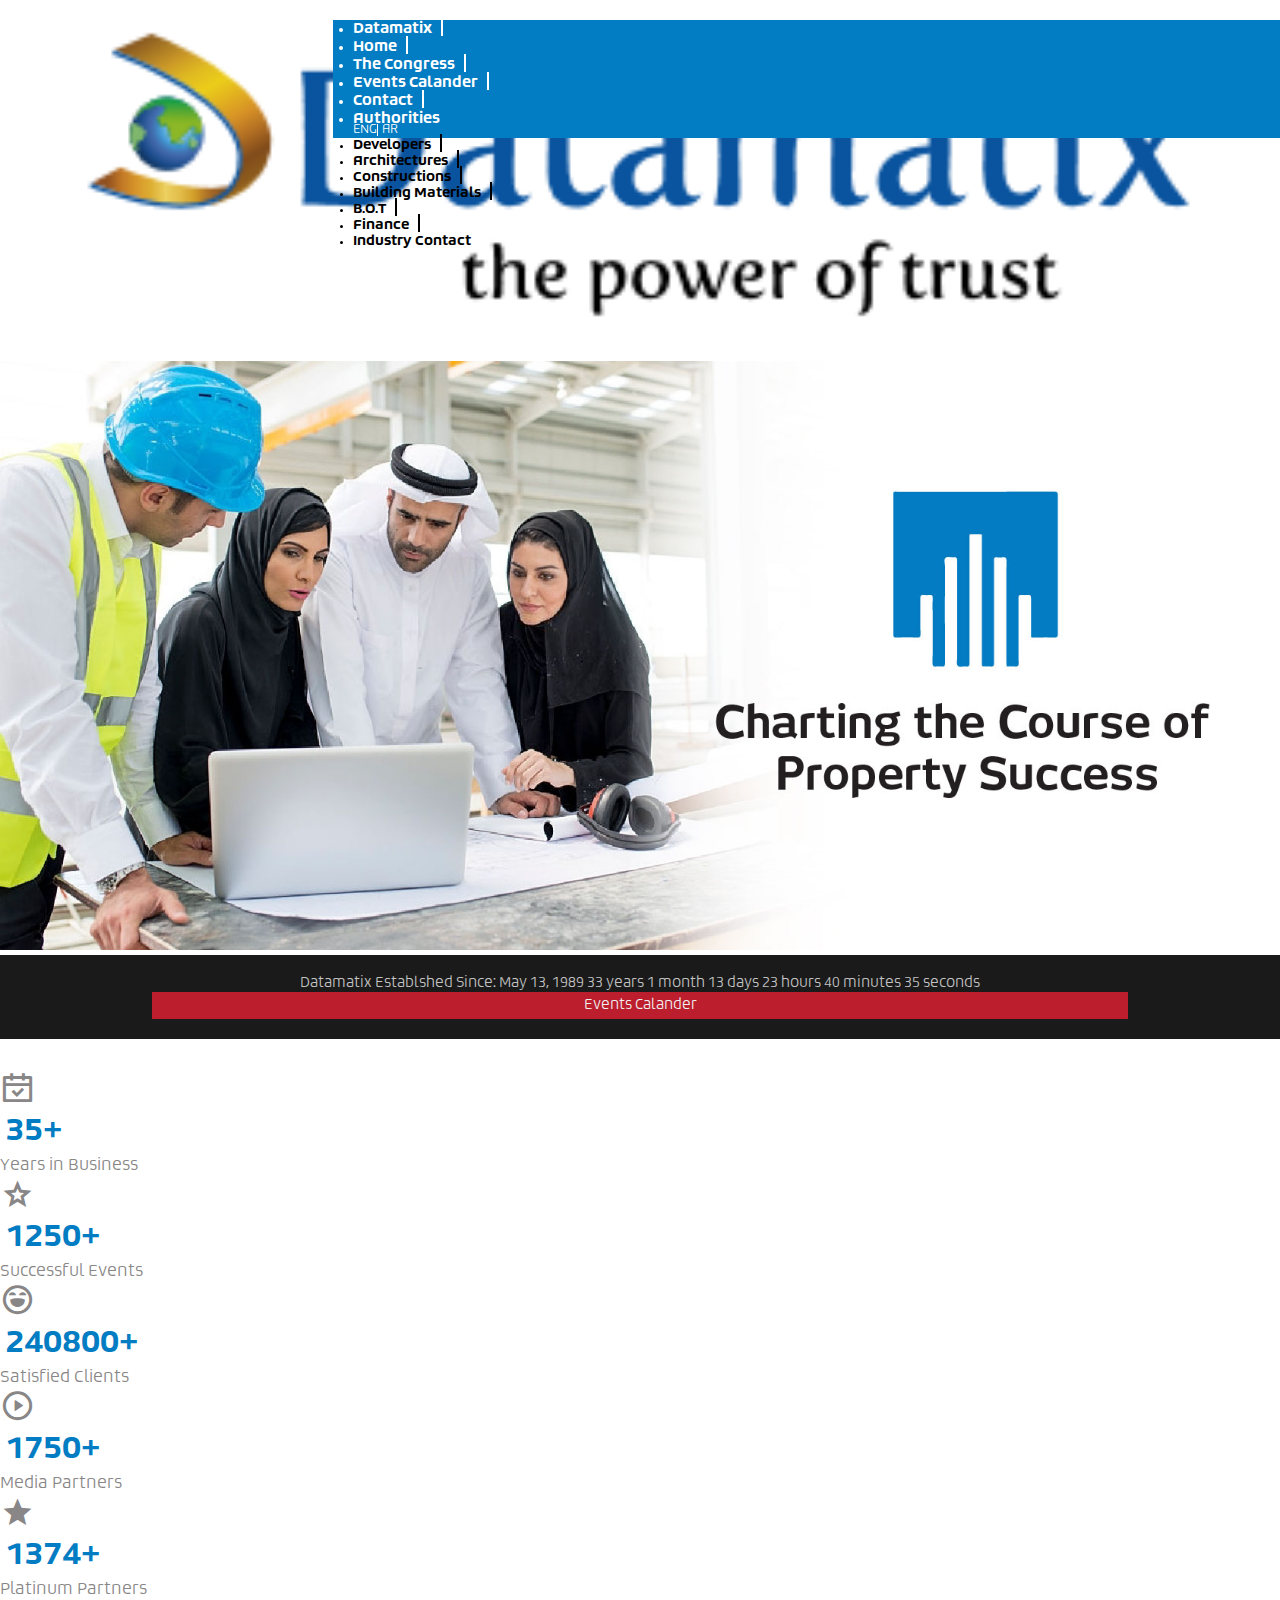
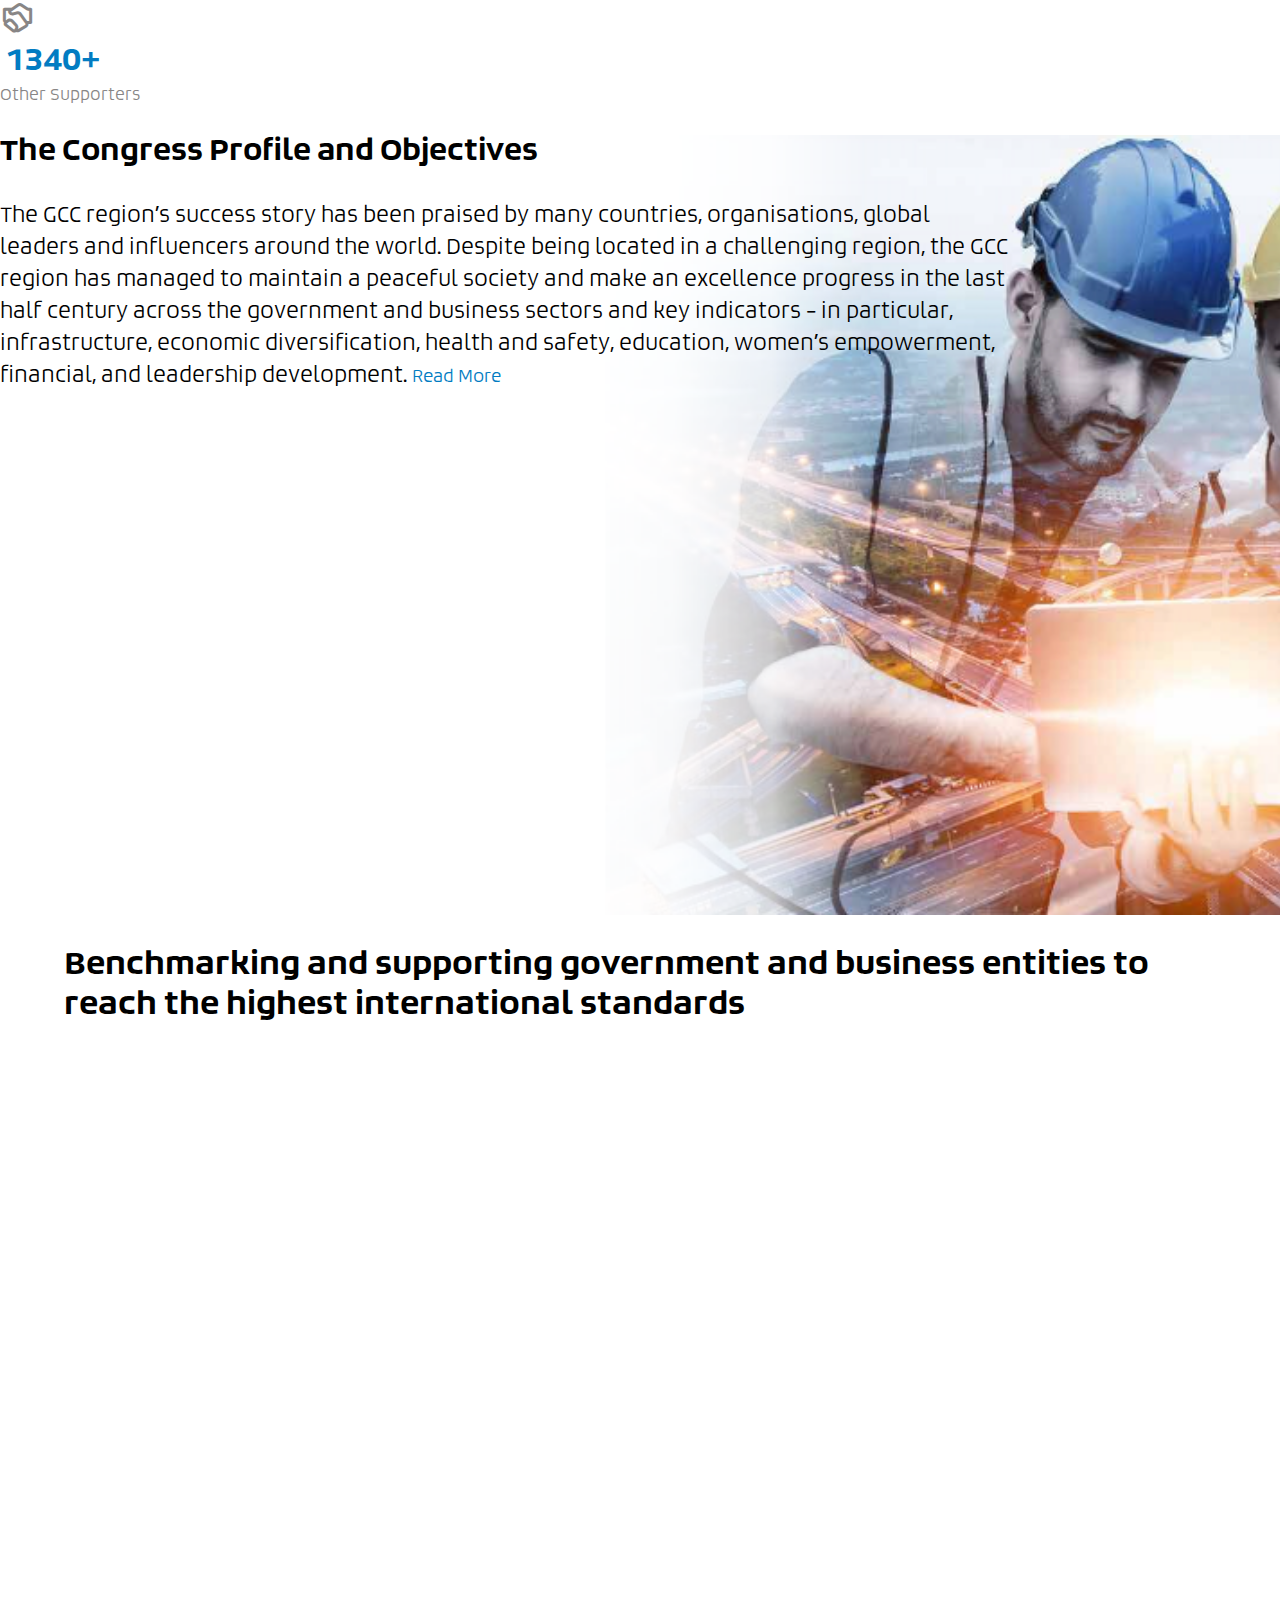
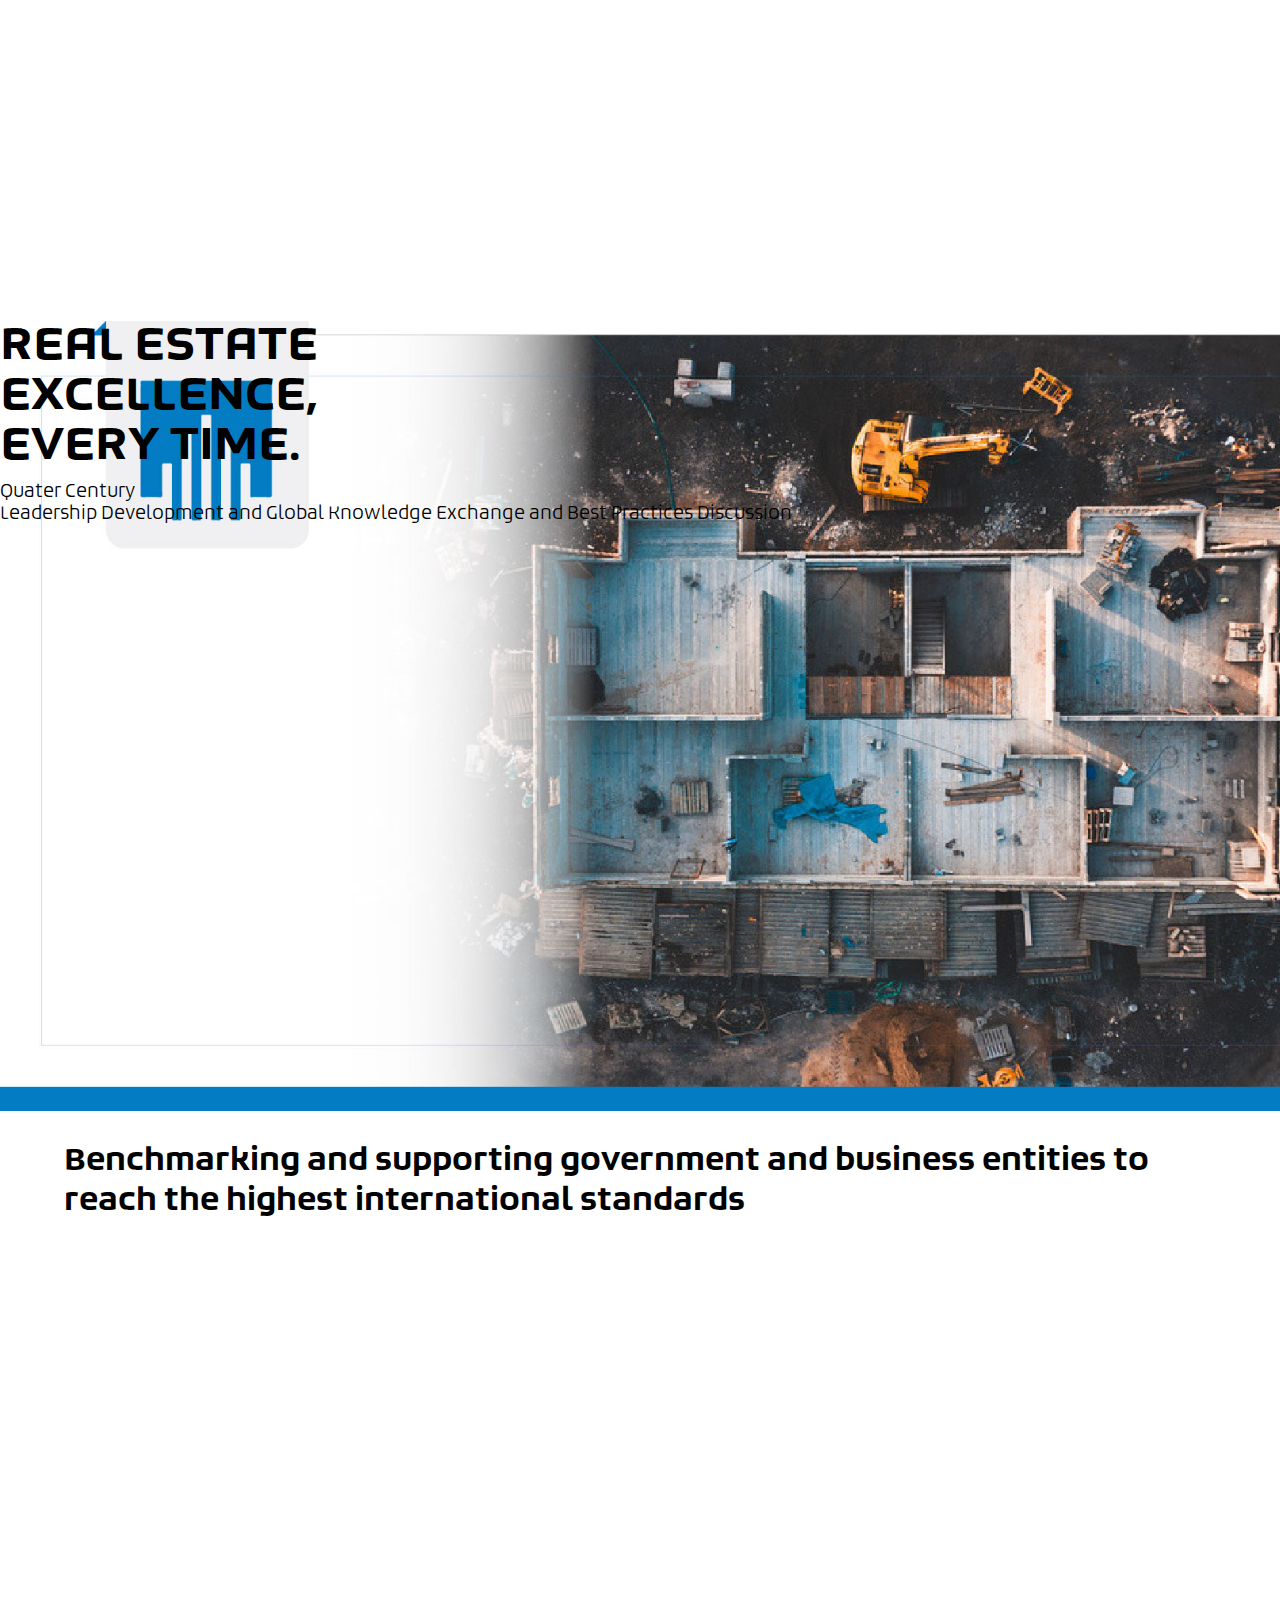
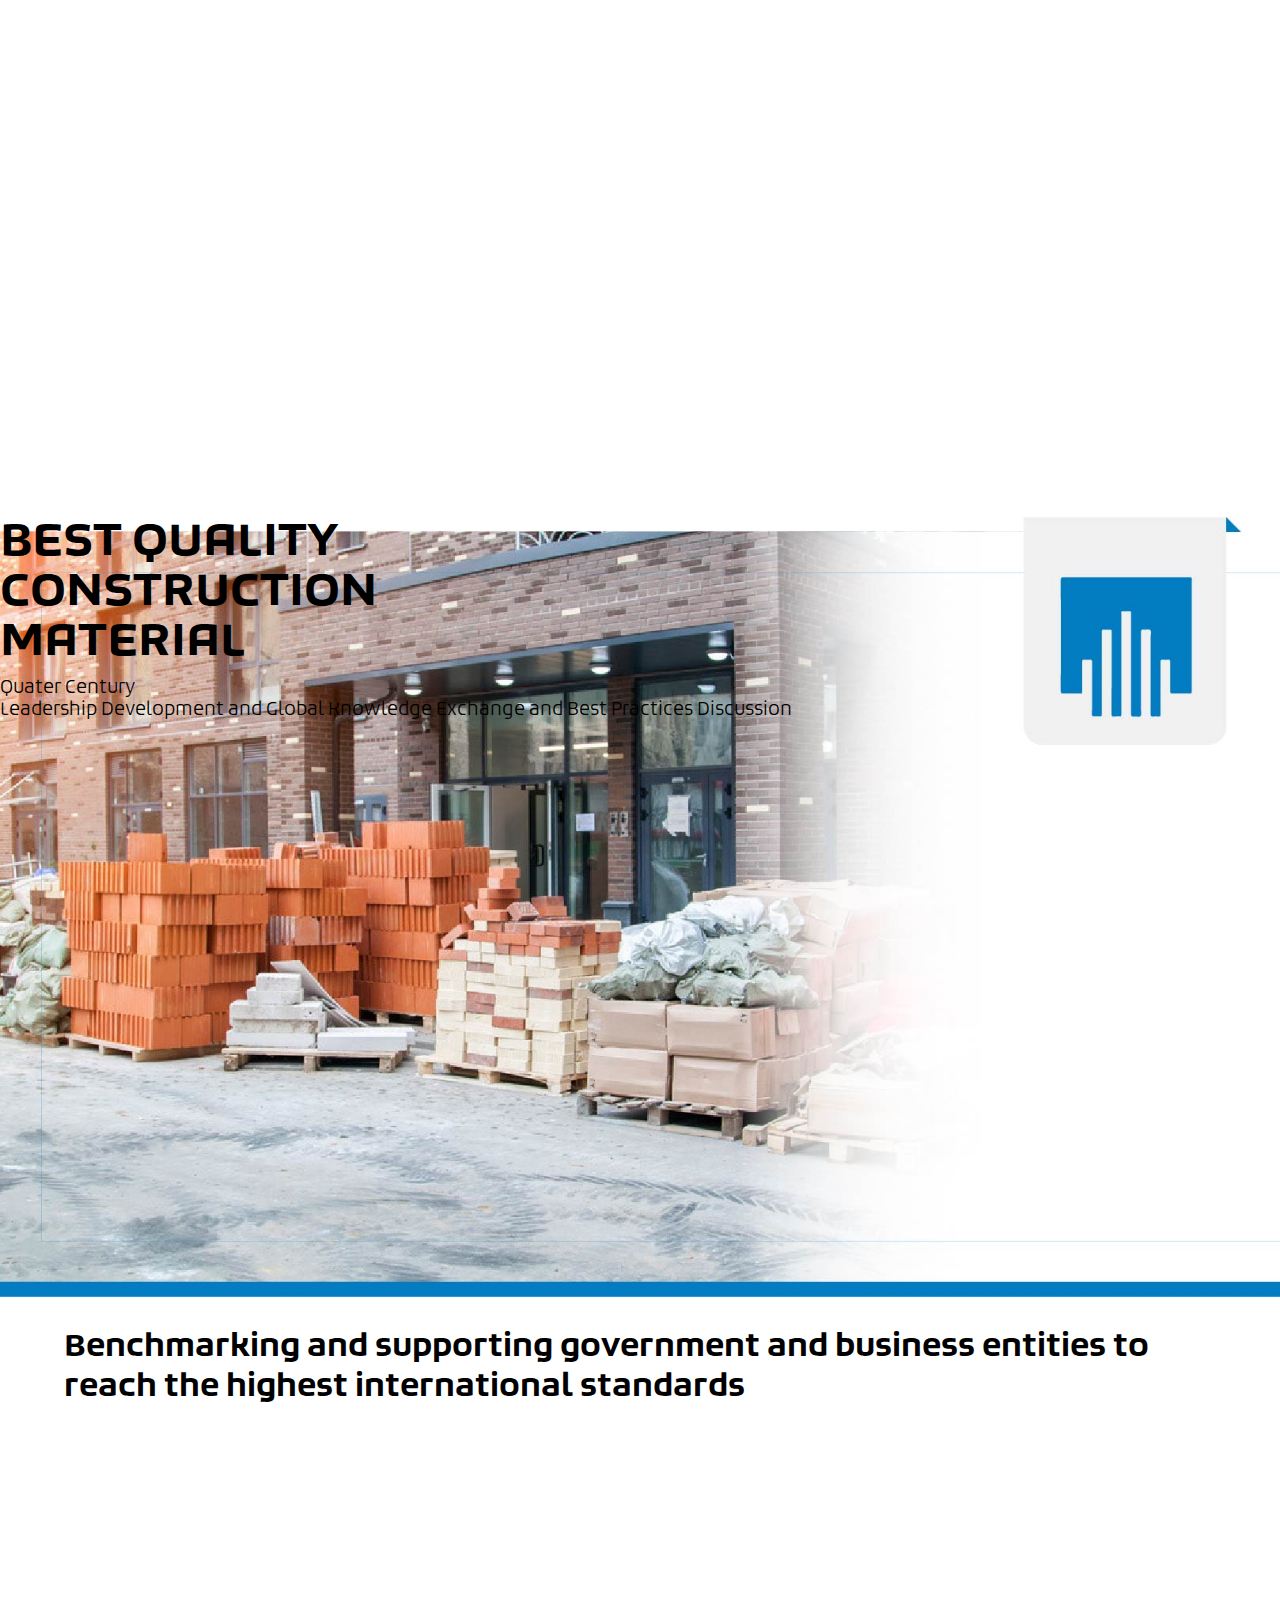
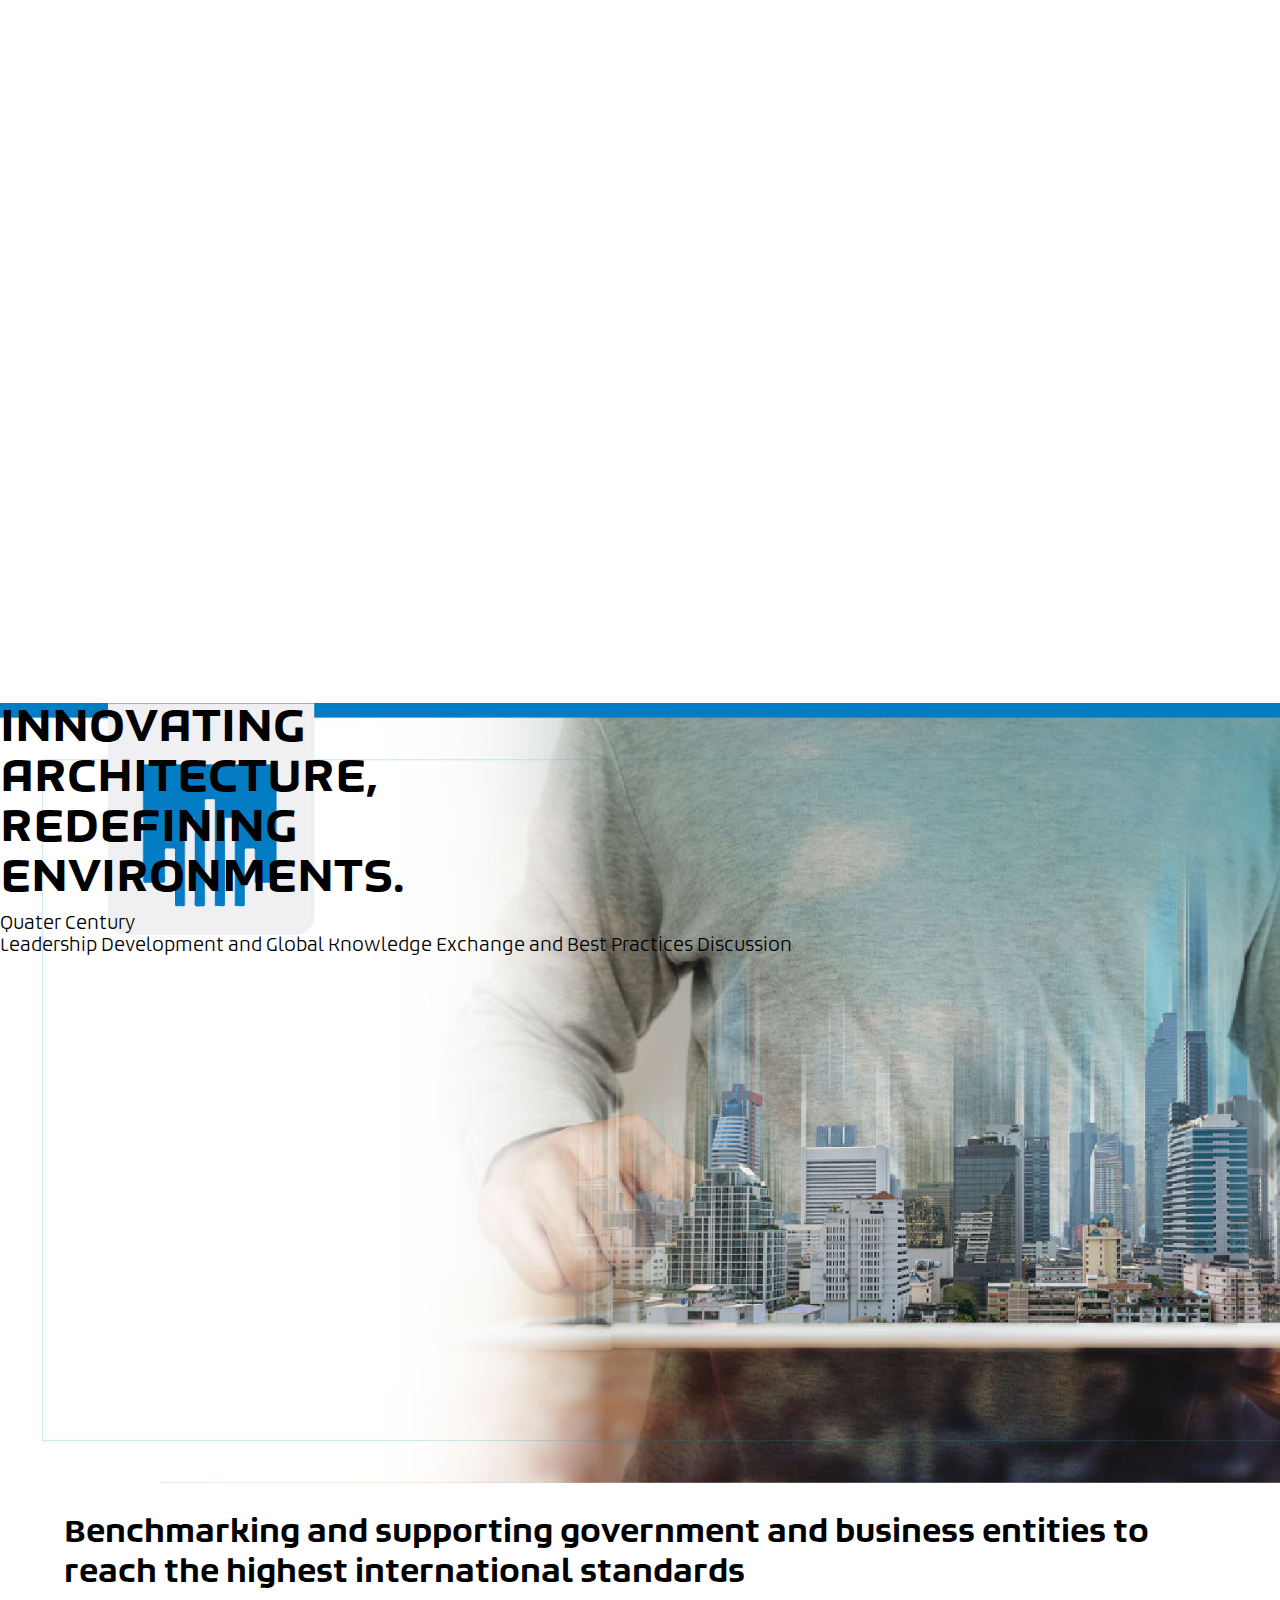
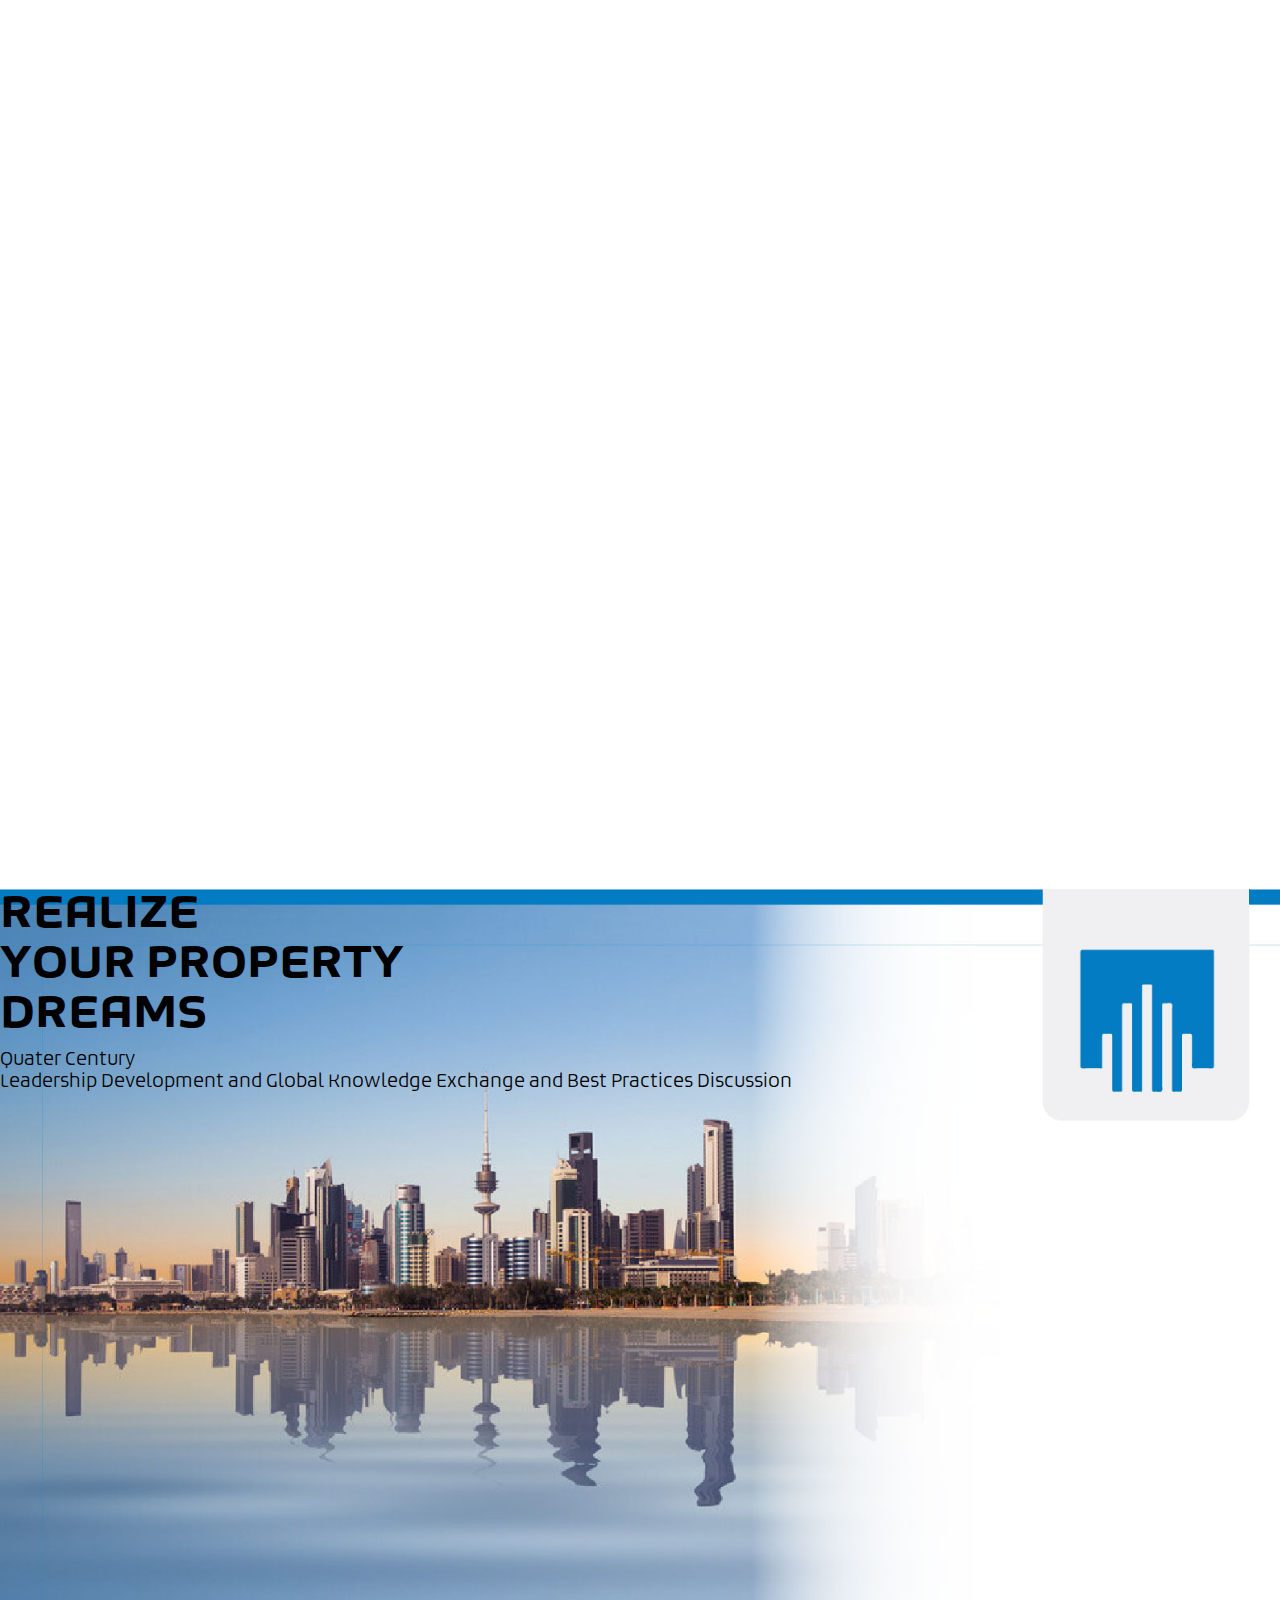
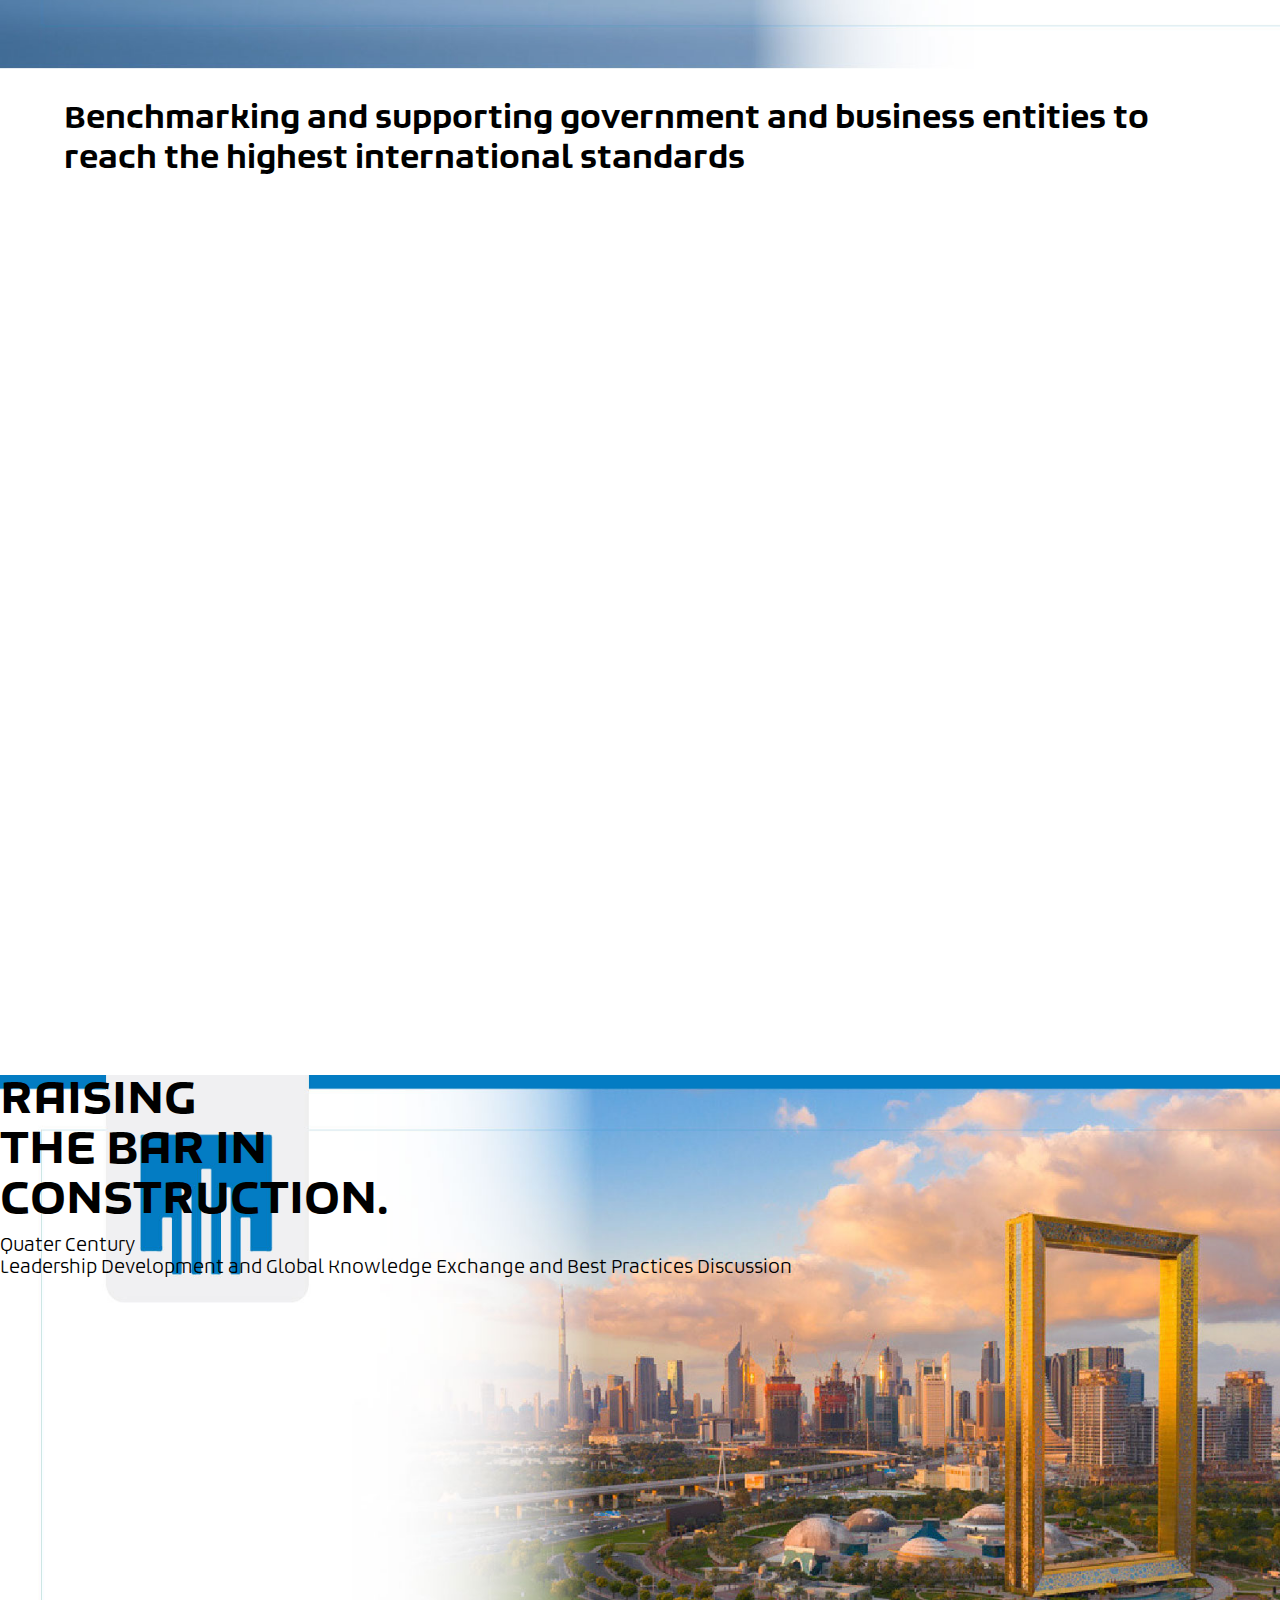
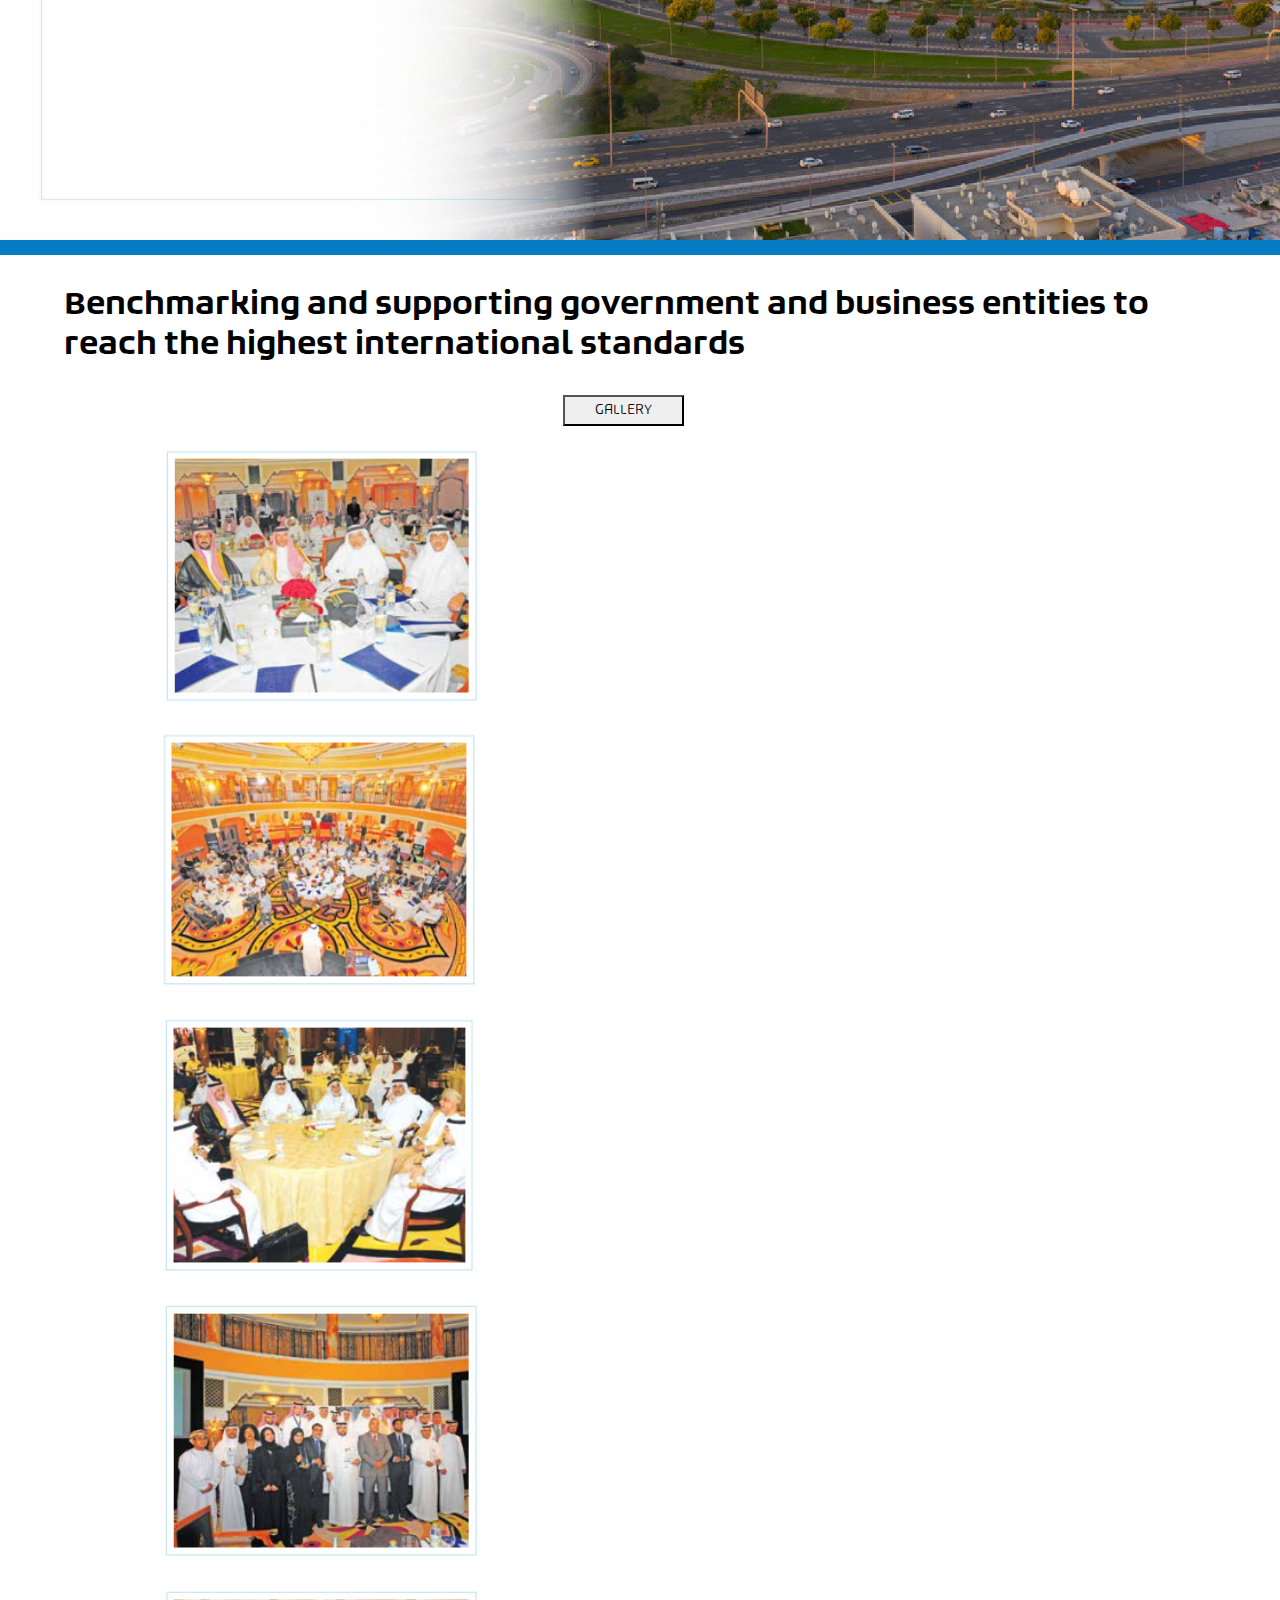
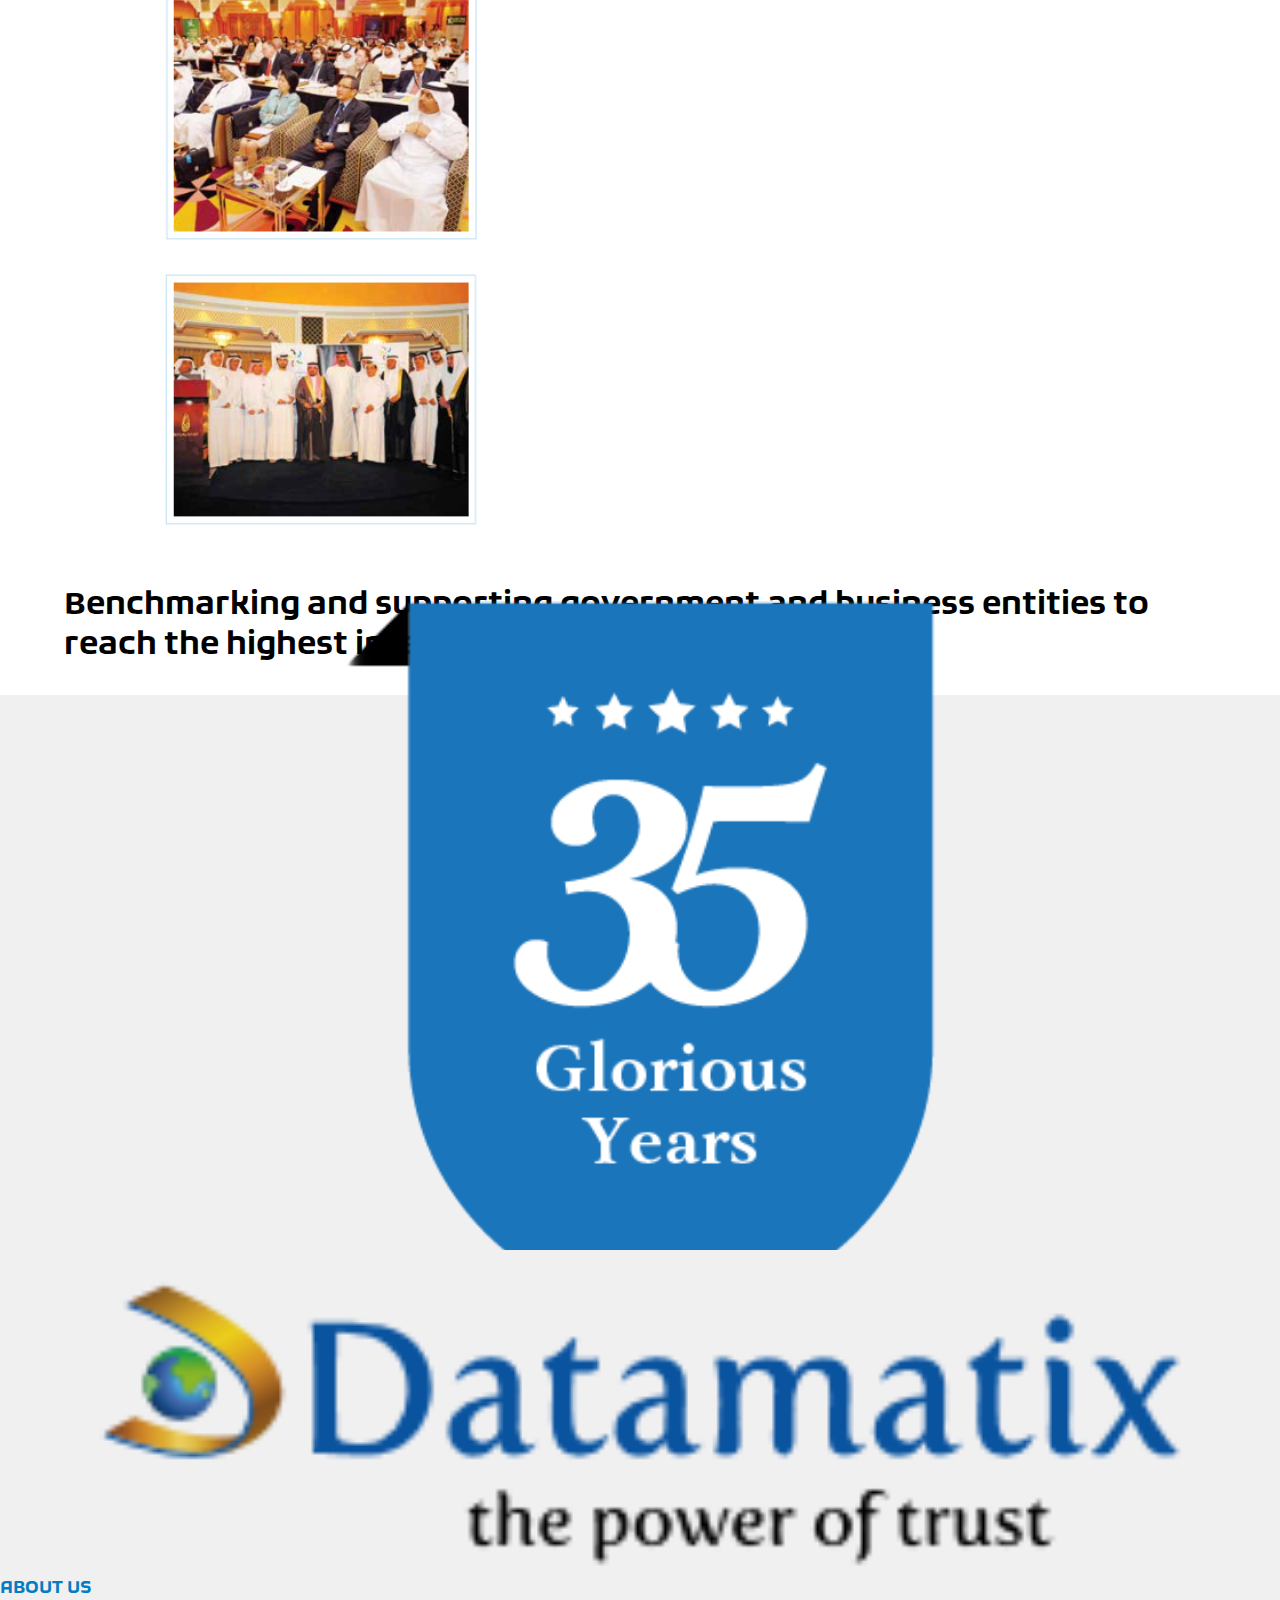
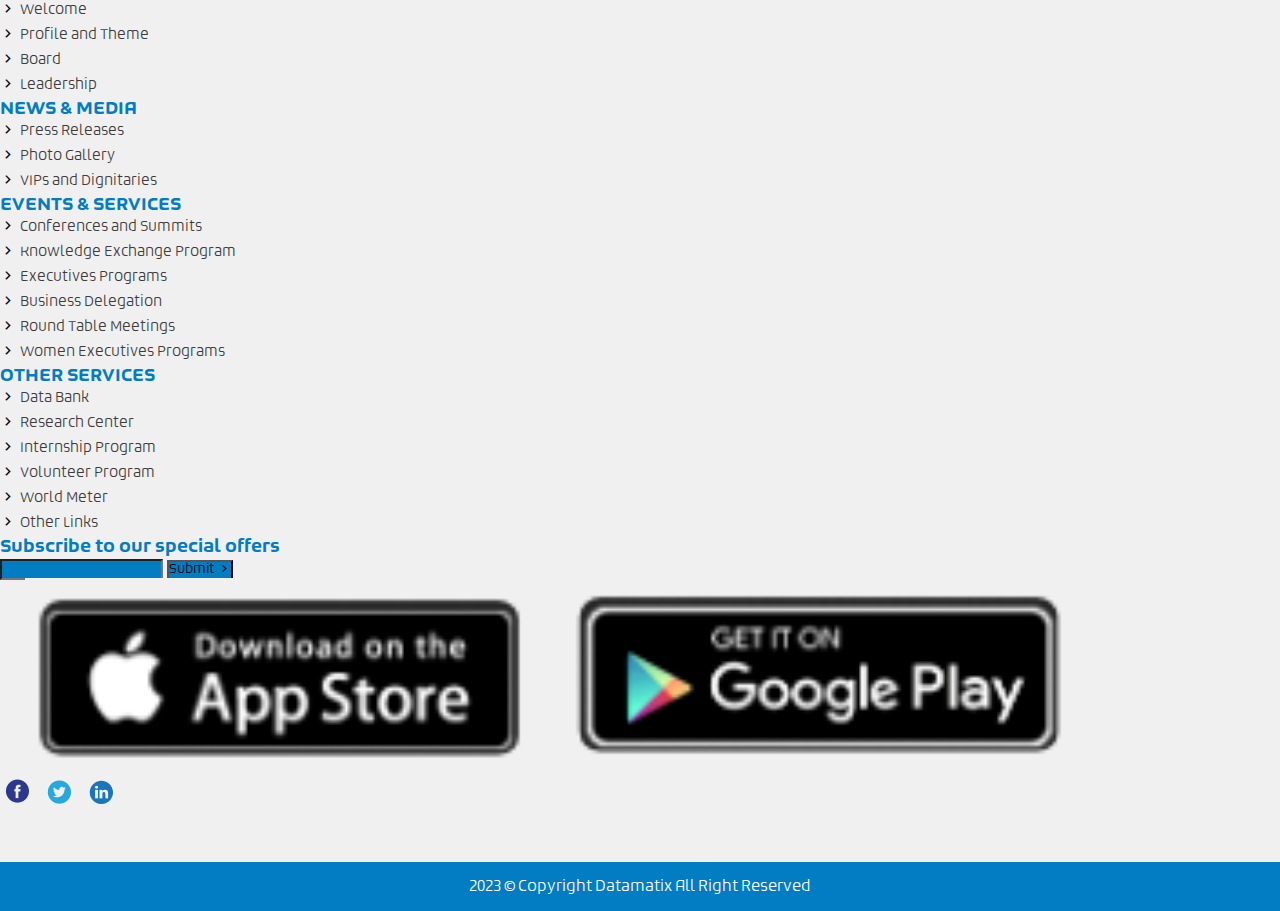
<file: mainProperty.html>
<!DOCTYPE html>
<html lang="en">
  <head>
    <meta charset="utf-8">
    <meta name="viewport" content="width=device-width, initial-scale=1">
    <title>The Property Developers Congress </title>
    <link rel="stylesheet" href="./assets/fonts/remixicon.css" />
    <link href="https://cdn.jsdelivr.net/npm/bootstrap@5.3.2/dist/css/bootstrap.min.css" rel="stylesheet" integrity="sha384-T3c6CoIi6uLrA9TneNEoa7RxnatzjcDSCmG1MXxSR1GAsXEV/Dwwykc2MPK8M2HN" crossorigin="anonymous">    
    <script defer src="https://cdn.jsdelivr.net/npm/bootstrap@5.3.2/dist/js/bootstrap.bundle.min.js" integrity="sha384-C6RzsynM9kWDrMNeT87bh95OGNyZPhcTNXj1NW7RuBCsyN/o0jlpcV8Qyq46cDfL" crossorigin="anonymous"></script>
    <link rel="stylesheet" href="./assets/css/propertyStyle.css">
  </head>
  <body>

    <div class="home-screen">
        <!-- start header -->
        <header>
            <div class="container-fluid">
                <div class="row">
                    <div class="col-md-3">
                        <div class="left-part">
                            <a href="/"> 
                                <img src="./assets/img/logo.png" class="img-fluid" alt="logo">
                            </a>
                        </div>
                    </div>
                    <div class="col-md-9">
                        <div class="right-part">
                            <div class="top-nav">
                                <div class="container-fluid">
                                    <div class="row">
                                        <div class="col-md-10 col-8">
                                            <ul class="list-unstyled lists">
                                                <li class="list-inline-item">Datamatix</li>
                                                <li class="list-inline-item">
                                                    <a href="/mainProperty.html">Home</a>
                                                </li>
                                                <li class="list-inline-item">
                                                    <a href="/prop11th.html">The Congress</a>
                                                </li>
                                                <li class="list-inline-item">
                                                    <a href="/propertyEvents.html"> Events Calander </a>
                                                </li>
                                                <li class="list-inline-item">Contact</li>
                                                <li class="list-inline-item">Authorities</li>
                                            </ul>
                                        </div>
                                        <div class="col-md-2 col-4">
                                            <div class="langs text-end">
                                                <span class="border-right pe-2">ENG</span>
                                                <span class="ps-1">AR</span>
                                            </div>
                                        </div>
                                    </div>
                                </div>
                            </div>

                            <div class="nav1">
                                <ul class="list-unstyled lists">
                                    <li class="list-inline-item">Developers</li>
                                    <li class="list-inline-item">Architectures</li>
                                    <li class="list-inline-item">Constructions</li>
                                    <li class="list-inline-item">Building Materials </li>
                                    <li class="list-inline-item">B.O.T </li>
                                    <li class="list-inline-item">Finance</li>
                                    <li class="list-inline-item">Industry Contact</li>
                                </ul>
                           </div>

                        </div>
                    </div>
                </div>
                
                
            </div>
        </header>
        <!-- end header -->

        <!-- start banner_main -->

        <div class="main-banner">
            <img src="./assets/img/main_banner.jpg" class="img-fluid" alt="banner" >
        </div>
        <!-- end banner_main-->

        <div class="counter-top">
            <div class="container-fluid">
                <div class="row">
                    <div class="col-md-9 col-12 m-auto">
                        <p>
                            Datamatix Establshed Since: May 13, 1989 33 years 1 month 13 days 23 hours 40 minutes 35 seconds 
                        </p>
                    </div>
                    <div class="col-md-3 col-12">
                        <button class="btn btn-danger">
                            Events Calander 
                        </button>
                    </div>
                </div>
            </div>
        </div>

        <!-- start Counter -->
        <div class="counter">
            <div class="container">
                <div class="row">
                    <div class="col-md-2 col-6">
                        <div class="counter-desc text-center">
                            <i class="ri-calendar-check-line"></i>
                            <h2>35+</h2>
                            <p>Years in Business</p>
                        </div>
                    </div>
                    <div class="col-md-2 col-6">
                        <div class="counter-desc text-center">
                            <i class="ri-star-s-line"></i>
                            <h2>1250+</h2>
                            <p>Successful Events</p>
                        </div>
                    </div>
                    <div class="col-md-2 col-6">
                        <div class="counter-desc text-center">
                            <i class="ri-emotion-laugh-line"></i>
                            <h2>240800+</h2>
                            <p>Satisfied Clients</p>
                        </div>
                    </div>
                    <div class="col-md-2 col-6">
                        <div class="counter-desc text-center">
                            <i class="ri-play-circle-line"></i>
                            <h2>1750+</h2>
                            <p>Media Partners</p>
                        </div>
                    </div>
                    <div class="col-md-2 col-6">
                        <div class="counter-desc text-center">
                            <i class="ri-star-s-fill"></i>
                            <h2>1374+</h2>
                            <p>Platinum Partners</p>
                        </div>
                    </div>
                    <div class="col-md-2 col-6">
                        <div class="counter-desc text-center">
                            <i class="ri-shake-hands-line"></i>
                            <h2>1340+</h2>
                            <p>Other Supporters</p>
                        </div>
                    </div>
                </div>
            </div>
        </div>
        <!-- end Counter -->

        <!-- <div class="datamatix-section">
            <div class="container">
                <div class="row">
                    <div class="col-12">
                        <h3>Conference Proﬁle and Objectives</h3>
                        <p>
                            The GCC region's success story has been praised by many countries, organisations, global  
                            influencers around the wold. Despite being located in a challenging region, the GCC 
                            region has managed to maintain a peaceful society and make an excellence progress 
                            in the last half century across the government and business sectors and key 
                            indicators - in particular, infrastructure, economic diversification, health 
                            and safety, education, women's empowerment, financial, and leadership development. 
                        </p>
                        <br>
                        <p>
                            Approximately 100 years ago, when the area was sustained by fishing and pearl diving 
                            for years, GCC then started looking for an alternative source of income and becoming 
                            the leading re-export ports, airports and many other diversified industries.  
                        </p>
                        <p>
                            During the 19th and earl 20th century's, the pearling industry thrived in the rlative 
                            calm at sea, providing both income and employment to the people of the GCC, It began 
                            to become a good economic resource for the local people. The decline of pearling 
                            in 1920s and 1930s resulted in a very difficult era, with little opportunity to 
                            build any infrastructure.  <a>Read More</a>
                        </p>
                       
                    </div>
                </div>
            </div>
        </div>
        <br> -->

        <!-- start banners -->
        <div class="bannerTop banner">

            <div class="container">
                <div class="row">
                    <div class="col-md-7 col-12">
                        <div class="datamatix-section">
                            <h3>The Congress Proﬁle and Objectives</h3>
                            <p>
                                The GCC region’s success story has been
                                praised by many countries, organisations,
                                global leaders and inﬂuencers around the world. Despite being located in a challenging region,
                                the GCC region has managed to maintain a peaceful society and make an excellence
                                progress in the last half century across the government and business sectors and key 
                                indicators – in particular, infrastructure,
                                economic diversiﬁcation, health and safety, education, women’s empowerment, ﬁnancial,
                                and leadership development. <a href="/">Read More</a>
                            </p>
                        </div>
                    </div>
                </div>
            </div>
        </div>

        <div class="container">
            <h2 class="banner_title text-center" style="margin: 30px auto; width: 90%;">
                Benchmarking and supporting government and business entities to reach the highest international standards</h2>
        </div> 

        <div class="banner-1 banner">
            <div class="over">
                <div class="container">
                    <div class="row">
                        <div class="col-md-5 col-11 text-left">
                            <div class="banner-text">
                                <h3>
                                    REAL ESTATE <br>
                                    EXCELLENCE, <br>
                                    EVERY TIME.
                                </h3>
                                <p>
                                    Quater Century <br>
                                    Leadership Development and Global Knowledge Exchange and Best Practices Discussion
                                </p>
                            </div>
                        </div>
                        <div class="col-md-7 col-1"></div>
                    </div>
                </div>
            </div>
        </div>

        <!-- <div class="container">
            <h2 class="banner_title">Benchmarking and supporting government and business entities to reach the highest international standards</h2>
            <p class="banner_text">
                During the 19th and early 20th century’s, the pearling industry thrived in the relative 
                calm at sea, providing both income and employment to the people of the GCC. 
                It began to become a good economic resource for the local people. The decline of pearling 
                in 1920s and 1930s resulted in a very difﬁcult era, with little opportunity to build any 
                infrastructure.
            </p>
        </div> -->

        <div class="container">
            <h2 class="banner_title text-center" style="margin: 30px auto; width: 90%;">
                Benchmarking and supporting government and business entities to reach the highest international standards</h2>
        </div> 

        <div class="banner-2 banner">
            <div class="over">
                <div class="container">
                    <div class="row">
                        <div class="col-md-7 col-1"></div>
                        <div class="col-md-5 col-11 text-end">
                            <div class="banner-text">
                                <h3>
                                    BEST QUALITY <br>
                                    CONSTRUCTION <br>
                                    MATERIAL
                                </h3>
                                <p class="ms-auto">
                                    Quater Century <br>
                                    Leadership Development and Global Knowledge Exchange and Best Practices Discussion
                                </p>
                            </div>
                        </div>
                    </div>
                </div>
            </div>
        </div>

        <div class="container">
            <h2 class="banner_title text-center" style="margin: 30px auto; width: 90%;">
                Benchmarking and supporting government and business entities to reach the highest international standards</h2>
        </div> 

        <div class="banner-3 banner">
            <div class="over">
                <div class="container">
                    <div class="row">
                        <div class="col-md-5 col-11 text-left">
                            <div class="banner-text">
                                <h3>
                                    INNOVATING <br>
                                    ARCHITECTURE, <br>
                                    REDEFINING <br>
                                    ENVIRONMENTS.
                                </h3>
                                <p>
                                    Quater Century <br>
                                    Leadership Development and Global Knowledge Exchange and Best Practices Discussion
                                </p>
                            </div>
                        </div>
                        <div class="col-md-7 col-1"></div>
                    </div>
                </div>
            </div>
        </div>

        <div class="container">
            <h2 class="banner_title text-center" style="margin: 30px auto; width: 90%;">
                Benchmarking and supporting government and business entities to reach the highest international standards</h2>
        </div> 

        <div class="banner-4 banner">
            <div class="over">
                <div class="container">
                    <div class="row">
                        <div class="col-md-7 col-1"></div>
                        <div class="col-md-5 col-11 text-end">
                            <div class="banner-text">
                                <h3>
                                    REALIZE<br>
                                    YOUR PROPERTY <br>
                                    DREAMS
                                </h3>
                                <p class="ms-auto">
                                    Quater Century <br>
                                    Leadership Development and Global Knowledge Exchange and Best Practices Discussion
                                </p>
                            </div>
                        </div>
                    </div>
                </div>
            </div>
        </div>

        <div class="container">
            <h2 class="banner_title text-center" style="margin: 30px auto; width: 90%;">
                Benchmarking and supporting government and business entities to reach the highest international standards</h2>
        </div> 

        <div class="banner-5 banner">
            <div class="over">
                <div class="container">
                    <div class="row">
                        <div class="col-md-5 col-11 text-left">
                            <div class="banner-text">
                                <h3>
                                    RAISING <br>
                                    THE BAR IN <br>
                                    CONSTRUCTION.
                                </h3>
                                <p>
                                    Quater Century <br>
                                    Leadership Development and Global Knowledge Exchange and Best Practices Discussion
                                </p>
                            </div>
                        </div>
                        <div class="col-md-7 col-1"></div>
                    </div>
                </div>
            </div>
        </div>

        <div class="container">
            <h2 class="banner_title text-center" style="margin: 30px auto; width: 90%;">
                Benchmarking and supporting government and business entities to reach the highest international standards</h2>
        </div> 

        <!-- end banners -->

        <!-- <div class="container text-center">
            <h2 class="banner_title text-center">Benchmarking and supporting government and business entities to reach the highest international standards</h2>
        </div> -->

        <!-- <div class="categories">
            <div class="container">
                <div class="row">
                    <div class="col-lg-4 col-md-6 col-12">
                        <div class="cat">
                            <img src="./assets/img/category1.png" width="320" height="260" class="img-fluid" alt="img1">
                        </div>
                    </div>
                    <div class="col-lg-4 col-md-6 col-12">
                        <div class="cat">
                            <img src="./assets/img/category2.png" width="320" height="260" class="img-fluid" alt="img2">
                        </div>
                    </div>
                    <div class="col-lg-4 col-md-6 col-12">
                        <div class="cat">

                            <img src="./assets/img/category3.png" width="320" height="260" class="img-fluid" alt="img3">
                        </div>
                    </div>
                    <div class="col-lg-4 col-md-6 col-12">
                        <div class="cat">
                            <img src="./assets/img/category4.png" width="320" height="260" class="img-fluid" alt="img4">
                        </div>
                    </div>
                    <div class="col-lg-4 col-md-6 col-12">
                        <div class="cat">
                            <img src="./assets/img/category5.png" width="320" height="260" class="img-fluid" alt="img5">
                        </div>
                    </div>
                    <div class="col-lg-4 col-md-6 col-12">
                        <div class="cat">
                            <img src="./assets/img/category6.png" width="320" height="260" class="img-fluid" alt="img6">
                        </div>
                    </div>
                </div>
            </div>
        </div> -->

        <!-- start UPCOMING EVENTS -->
        
        <!-- <div class="events">
            <div class="container">
                <h3>UPCOMING EVENTS</h3>
                <div class="row">
                    <div class="col-md-4 col-12">
                        <div class="event-card active">
                            <img src="./assets/img/event1.png" alt="event1" class="img-fluid">
                            <h5>The Construction Company Congress</h5>
                            <div class="card-body">
                                <p>About 4-decades ago, the institute embarked on a global excellence development journey to accelerate the leadership and organizational development goals of the middle east region and</p>
                            </div>
                            <div class="card-footer">
                                <h6>MARCH 23, 2022</h6>
                                <p>Dubai, United Arab Emirates</p>
                            </div>
                            <button class="btn btn-primary">
                                <a href="/">FOR REGISTRATION</a>
                                <i class="ri-arrow-right-s-line ms-2"></i>
                            </button>
                        </div>
                    </div>
                    <div class="col-md-4 col-12">
                        <div class="event-card">
                            <img src="./assets/img/event2.png" alt="event2" class="img-fluid">
                            <h5>The Food <br> Company Congress</h5>
                            <div class="card-body">
                                <p>About 4-decades ago, the institute embarked on a global excellence development journey to accelerate the leadership and organizational development goals of the middle east region and</p>
                            </div>
                            <div class="card-footer">
                                <h6>MARCH 23, 2022</h6>
                                <p>Dubai, United Arab Emirates</p>
                            </div>
                            <button class="btn btn-primary">
                                <a href="/">FOR REGISTRATION</a>
                                <i class="ri-arrow-right-s-line ms-2"></i>
                            </button>
                        </div>
                    </div>
                    <div class="col-md-4 col-12">
                        <div class="event-card">
                            <img src="./assets/img/event3.png" alt="event3" class="img-fluid">
                            <h5>The Architect Company Congress</h5>
                            <div class="card-body">
                                <p>About 4-decades ago, the institute embarked on a global excellence development journey to accelerate the leadership and organizational development goals of the middle east region and</p>
                            </div>
                            <div class="card-footer">
                                <h6>MARCH 23, 2022</h6>
                                <p>Dubai, United Arab Emirates</p>
                            </div>
                            <button class="btn btn-primary">
                                <a href="/">FOR REGISTRATION</a>
                                <i class="ri-arrow-right-s-line ms-2"></i>
                            </button>
                        </div>
                    </div>
                    <div class="col-md-4 col-12">
                        <div class="event-card active">
                            <img src="./assets/img/event4.png" alt="event4" class="img-fluid">
                            <h5>The Building Materials Congress</h5>
                            <div class="card-body">
                                <p>About 4-decades ago, the institute embarked on a global excellence development journey to accelerate the leadership and organizational development goals of the middle east region and</p>
                            </div>
                            <div class="card-footer">
                                <h6>MARCH 23, 2022</h6>
                                <p>Dubai, United Arab Emirates</p>
                            </div>
                            <button class="btn btn-primary">
                                <a href="/">FOR REGISTRATION</a>
                                <i class="ri-arrow-right-s-line ms-2"></i>
                            </button>
                        </div>
                    </div>
                    <div class="col-md-4 col-12">
                        <div class="event-card">
                            <img src="./assets/img/event2.png" alt="event2" class="img-fluid">
                            <h5>The Food <br> Company Congress</h5>
                            <div class="card-body">
                                <p>About 4-decades ago, the institute embarked on a global excellence development journey to accelerate the leadership and organizational development goals of the middle east region and</p>
                            </div>
                            <div class="card-footer">
                                <h6>MARCH 23, 2022</h6>
                                <p>Dubai, United Arab Emirates</p>
                            </div>
                            <button class="btn btn-primary">
                                <a href="/">FOR REGISTRATION</a>
                                <i class="ri-arrow-right-s-line ms-2"></i>
                            </button>
                        </div>
                    </div>
                    <div class="col-md-4 col-12">
                        <div class="event-card">
                            <img src="./assets/img/event3.png" alt="event3" class="img-fluid">
                            <h5>The Architect Company Congress</h5>
                            <div class="card-body">
                                <p>About 4-decades ago, the institute embarked on a global excellence development journey to accelerate the leadership and organizational development goals of the middle east region and</p>
                            </div>
                            <div class="card-footer">
                                <h6>MARCH 23, 2022</h6>
                                <p>Dubai, United Arab Emirates</p>
                            </div>
                            <button class="btn btn-primary">
                                <a href="/">FOR REGISTRATION</a>
                                <i class="ri-arrow-right-s-line ms-2"></i>
                            </button>
                        </div>
                    </div>
                    <div class="col-md-4 col-12">
                        <div class="event-card active">
                            <img src="./assets/img/event4.png" alt="event4" class="img-fluid">
                            <h5>The Building Materials Congress</h5>
                            <div class="card-body">
                                <p>About 4-decades ago, the institute embarked on a global excellence development journey to accelerate the leadership and organizational development goals of the middle east region and</p>
                            </div>
                            <div class="card-footer">
                                <h6>MARCH 23, 2022</h6>
                                <p>Dubai, United Arab Emirates</p>
                            </div>
                            <button class="btn btn-primary">
                                <a href="/">FOR REGISTRATION</a>
                                <i class="ri-arrow-right-s-line ms-2"></i>
                            </button>
                        </div>
                    </div>
                    <div class="col-md-4 col-12">
                        <div class="event-card">
                            <img src="./assets/img/event2.png" alt="event2" class="img-fluid">
                            <h5>The Food <br> Company Congress</h5>
                            <div class="card-body">
                                <p>About 4-decades ago, the institute embarked on a global excellence development journey to accelerate the leadership and organizational development goals of the middle east region and</p>
                            </div>
                            <div class="card-footer">
                                <h6>MARCH 23, 2022</h6>
                                <p>Dubai, United Arab Emirates</p>
                            </div>
                            <button class="btn btn-primary">
                                <a href="/">FOR REGISTRATION</a>
                                <i class="ri-arrow-right-s-line ms-2"></i>
                            </button>
                        </div>
                    </div>
                    <div class="col-md-4 col-12">
                        <div class="event-card">
                            <img src="./assets/img/event3.png" alt="event3" class="img-fluid">
                            <h5>The Architect Company Congress</h5>
                            <div class="card-body">
                                <p>About 4-decades ago, the institute embarked on a global excellence development journey to accelerate the leadership and organizational development goals of the middle east region and</p>
                            </div>
                            <div class="card-footer">
                                <h6>MARCH 23, 2022</h6>
                                <p>Dubai, United Arab Emirates</p>
                            </div>
                            <button class="btn btn-primary">
                                <a href="/">FOR REGISTRATION</a>
                                <i class="ri-arrow-right-s-line ms-2"></i>
                            </button>
                        </div>
                    </div>
                </div>
            </div>
        </div> -->

        <!-- end UPCOMING EVENTS -->
        

        <!-- start gallery -->
        <div class="gallery">
            <div class="container">
                <div class="row">
                    <div class="col-12">
                        <button class="btn btn-primary">GALLERY</button>
                    </div>
                </div>
                <div class="row">
                    <div class=" col-md-4 col-sm-6 col-12">
                        <img src="./assets/img/category1.png" width="320" height="260" class="img-fluid">
                    </div>
                    <div class=" col-md-4 col-sm-6 col-12">
                        <img src="./assets/img/category2.png" width="320" height="260" class="img-fluid">
                    </div>
                    <div class=" col-md-4 col-sm-6 col-12">
                        <img src="./assets/img/category3.png" width="320" height="260" class="img-fluid">
                    </div>
                    <div class=" col-md-4 col-sm-6 col-12">
                        <img src="./assets/img/category4.png" width="320" height="260" class="img-fluid">
                    </div>
                    <div class=" col-md-4 col-sm-6 col-12">
                        <img src="./assets/img/category5.png" width="320" height="260" class="img-fluid">
                    </div>
                    <div class=" col-md-4 col-sm-6 col-12">
                        <img src="./assets/img/category6.png" width="320" height="260" class="img-fluid">
                    </div>
                </div>
            </div>
        </div>
        <!-- end gallery -->

        <div class="container">
            <h2 class="banner_title text-center" style="margin: 30px auto; width: 90%;">
                Benchmarking and supporting government and business entities to reach the highest international standards</h2>
        </div> 

        <!-- start footer -->
        <footer>
            <div class="container">
                <div class="row mb-2">
                    <div class="col-md-3 col-12 text-sm-center">
                        <div class="logo">
                            <img class="img-fluid" src="./assets/img/logo-footer.png" alt="logo3">
                            <img class="img-fluid" src="./assets/img/logo-footer2.png" alt="logo2">
                        </div>
                    </div>

                    <div class="col-md-2 col-6">
                        <h5>ABOUT US</h5>
                        <div class="links d-flex">
                            <i class="ri-arrow-right-s-line"></i>
                            <span>Welcome</span>
                        </div>
                        <div class="links d-flex">
                            <i class="ri-arrow-right-s-line"></i>
                            <span> Profile and Theme </span>
                        </div>
                        <div class="links d-flex">
                            <i class="ri-arrow-right-s-line"></i>
                            <span>Board</span>
                        </div>
                        <div class="links d-flex">
                            <i class="ri-arrow-right-s-line"></i>
                            <span>Leadership</span>
                        </div>
                    </div>

                    <div class="col-md-2 col-6">
                        <h5>NEWS & MEDIA</h5>
                        <div class="links d-flex">
                            <i class="ri-arrow-right-s-line"></i>
                            <span>Press Releases</span>
                        </div>
                        <div class="links d-flex">
                            <i class="ri-arrow-right-s-line"></i>
                            <span>Photo Gallery</span>
                        </div>
                        <div class="links d-flex">
                            <i class="ri-arrow-right-s-line"></i>
                            <span>VIPs and Dignitaries</span>
                        </div>
                    </div>

                    <div class="col-md-3 col-6">
                        <h5>EVENTS & SERVICES </h5>
                        <div class="links d-flex">
                            <i class="ri-arrow-right-s-line"></i>
                            <span>Conferences and Summits </span>
                        </div>
                        <div class="links d-flex">
                            <i class="ri-arrow-right-s-line"></i>
                            <span>Knowledge Exchange Program</span>
                        </div>
                        <div class="links d-flex">
                            <i class="ri-arrow-right-s-line"></i>
                            <span>Executives Programs </span>
                        </div>
                        <div class="links d-flex">
                            <i class="ri-arrow-right-s-line"></i>
                            <span>Business Delegation</span>
                        </div>
                        <div class="links d-flex">
                            <i class="ri-arrow-right-s-line"></i>
                            <span>Round Table Meetings</span>
                        </div>
                        <div class="links d-flex">
                            <i class="ri-arrow-right-s-line"></i>
                            <span>Women Executives Programs</span>
                        </div>
                    </div>

                    <div class="col-md-2 col-6">
                        <h5>OTHER SERVICES</h5>
                        <div class="links d-flex">
                            <i class="ri-arrow-right-s-line"></i>
                            <span>Data Bank</span>
                        </div>
                        <div class="links d-flex">
                            <i class="ri-arrow-right-s-line"></i>
                            <span>Research Center</span>
                        </div>
                        <div class="links d-flex">
                            <i class="ri-arrow-right-s-line"></i>
                            <span>Internship Program </span>
                        </div>
                        <div class="links d-flex">
                            <i class="ri-arrow-right-s-line"></i>
                            <span>Volunteer Program </span>
                        </div>
                        <div class="links d-flex">
                            <i class="ri-arrow-right-s-line"></i>
                            <span>World Meter </span>
                        </div>
                        <div class="links d-flex">
                            <i class="ri-arrow-right-s-line"></i>
                            <span>Other Links</span>
                        </div>
                    </div>

                    <!-- <div class="col-md-2 col-sm-4 col-6">
                        <h5>Advertise</h5>
                        <div class="links d-flex">
                            <i class="ri-arrow-right-s-line"></i>
                            <span>Consultancy</span>
                        </div>
                        <div class="links d-flex">
                            <i class="ri-arrow-right-s-line"></i>
                            <span>Criteria Devp.</span>
                        </div>
                        <div class="links d-flex">
                            <i class="ri-arrow-right-s-line"></i>
                            <span>Old Links</span>
                        </div>
                    </div> -->

                </div>
                <div class="row">
                    <!-- <div class="col-md-2"></div> -->
                    <div class="col-12">
                        <label for="subscribe" class="form-label subscribe-label">Subscribe to our special offers</label>
                    </div>
                </div>
                <div class="row mb-2">
                    <!-- <div class="col-md-2"></div> -->
                    <div class="col-md-7">
                        <form>
                            <div class="d-flex">
                                <input type="text" class="form-control me-3" id="subscribe">
                                <button type="submit" class="btn btn-primary d-flex">
                                    Submit
                                    <i class="ri-arrow-right-s-line ml-1"></i>
                                </button>
                            </div>
                        </form>
                    </div>
                    <div class="col-md-3 text-sm-center">
                        <div class="icon-download d-flex">
                            <img src="./assets/img/footer-1.png" width="90" class="img-fluid" alt="dwmload1">
                            <img src="./assets/img/footer-2.png" width="90" class="img-fluid" alt="dwmload2">
                        </div>
                    </div>
                    <div class="col-md-2 text-sm-center">
                        <div class="social d-flex">
                            <img src="./assets/img/icon-1.png" class="img-fluid" alt="dwmload1">
                            <img src="./assets/img/icon-2.png" class="img-fluid" alt="dwmload2">
                            <img src="./assets/img/icon-3.png" class="img-fluid" alt="dwmload2">
                        </div>
                    </div>
                </div>
            </div>
            <div class="copy-right">
                <div class="container">
                    <div class="row">
                        <div class="col-12">
                            <p>2023 &COPY; Copyright Datamatix All Right Reserved </p>
                        </div>
                    </div>
                </div>
            </div>
        </footer>
        <!-- end footer -->
       
    </div>

    </body>
</html>
</file>
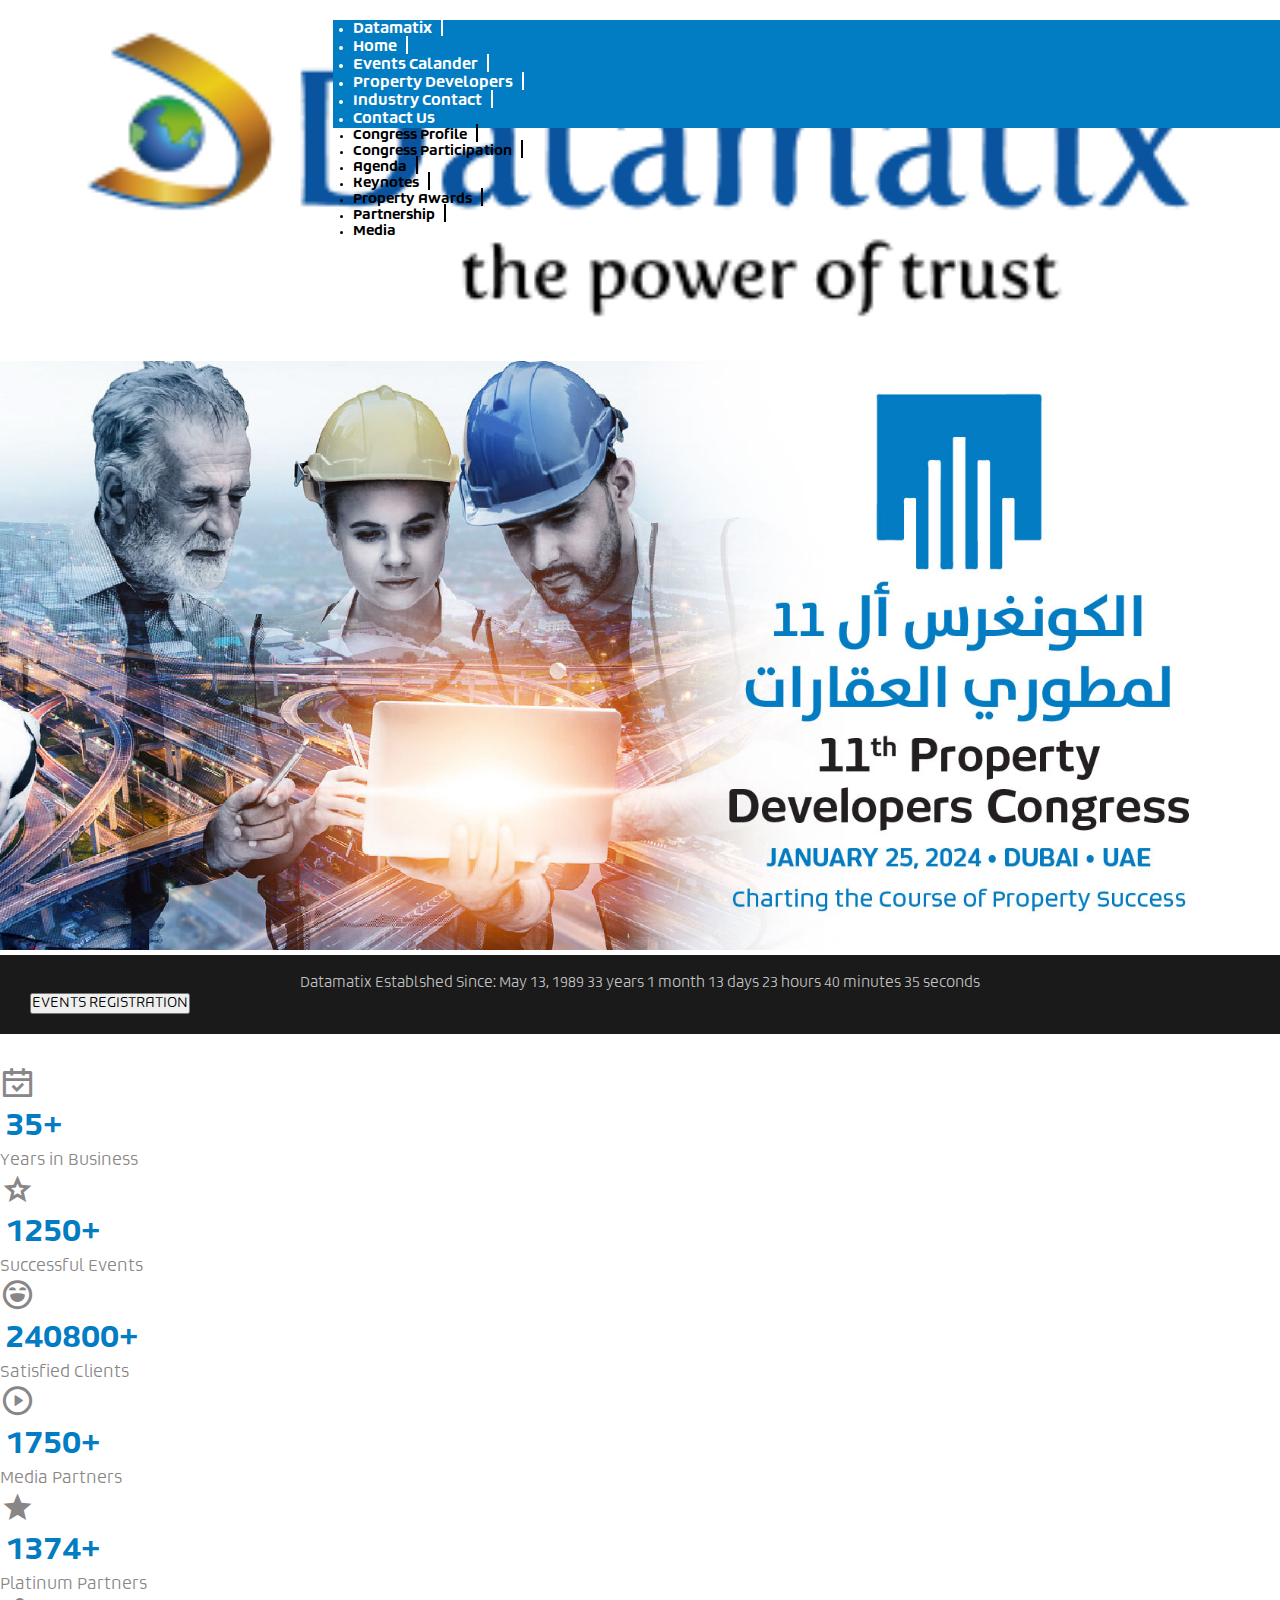
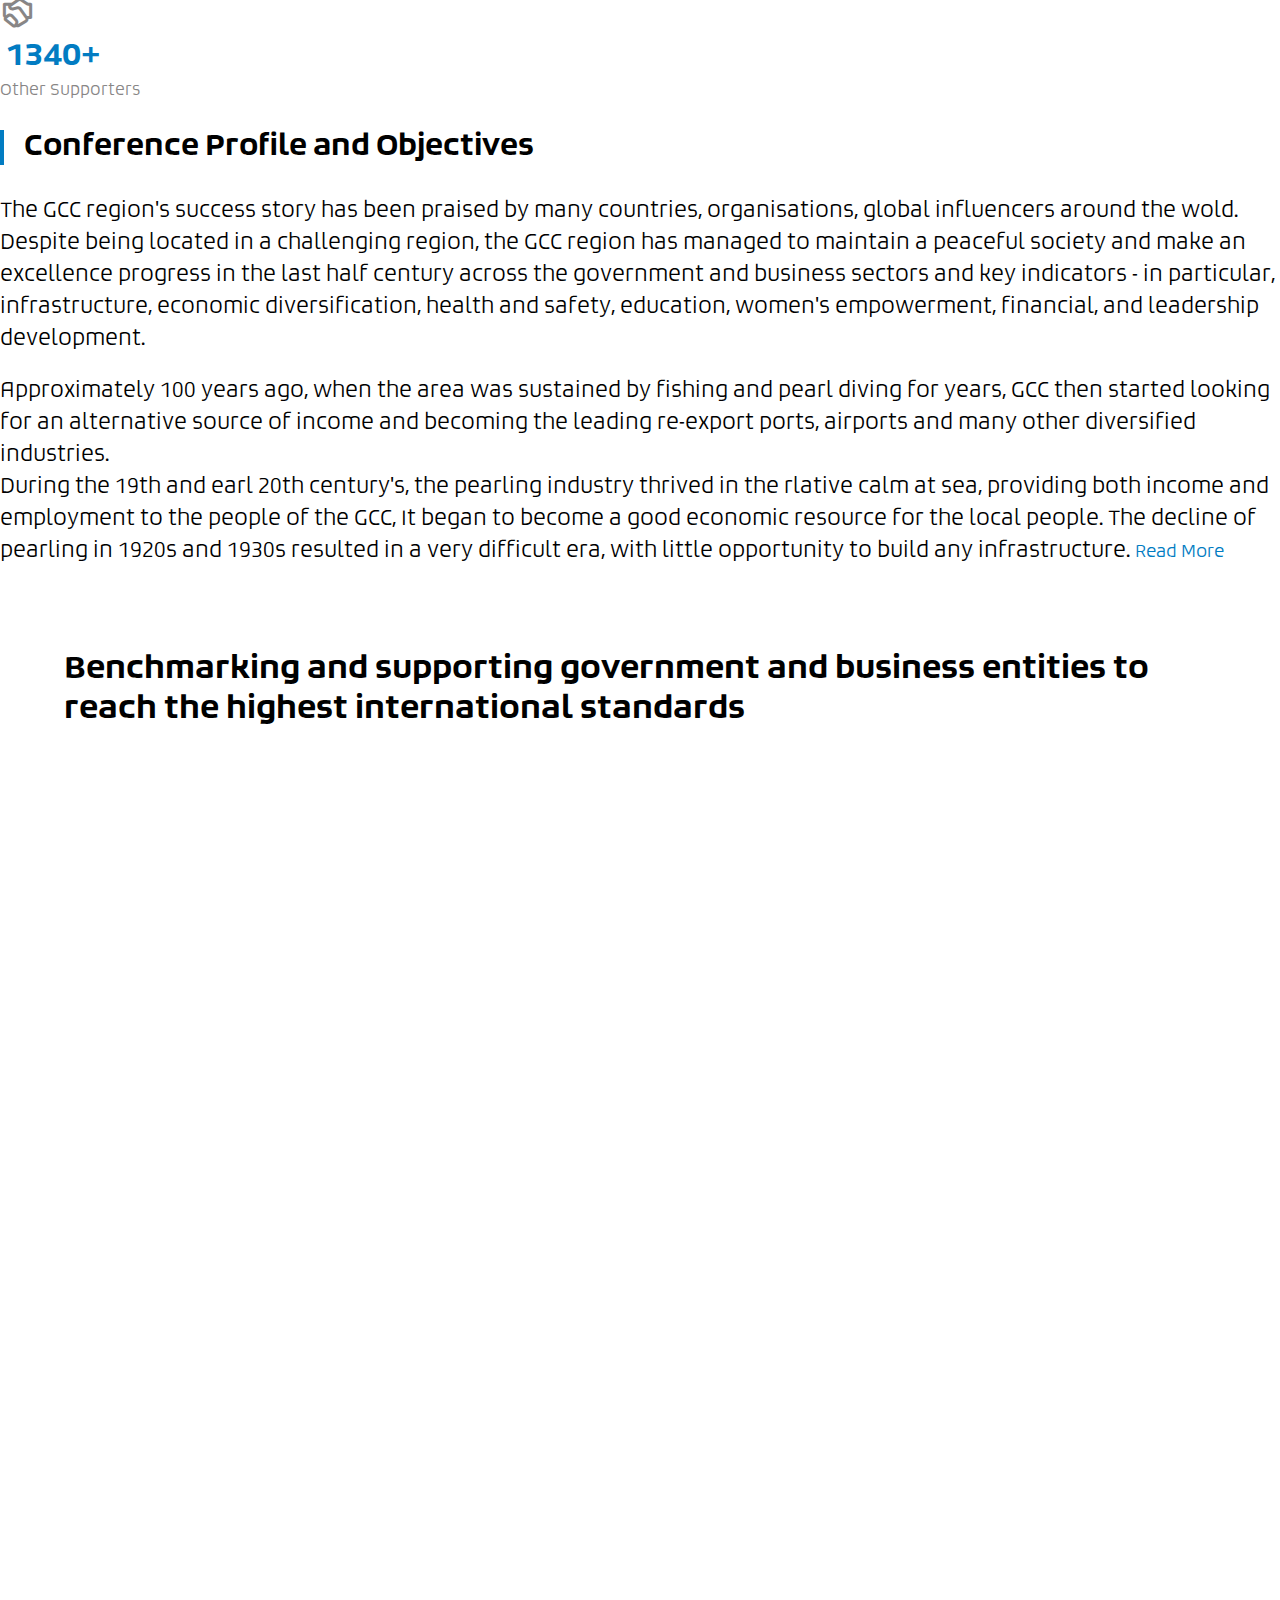
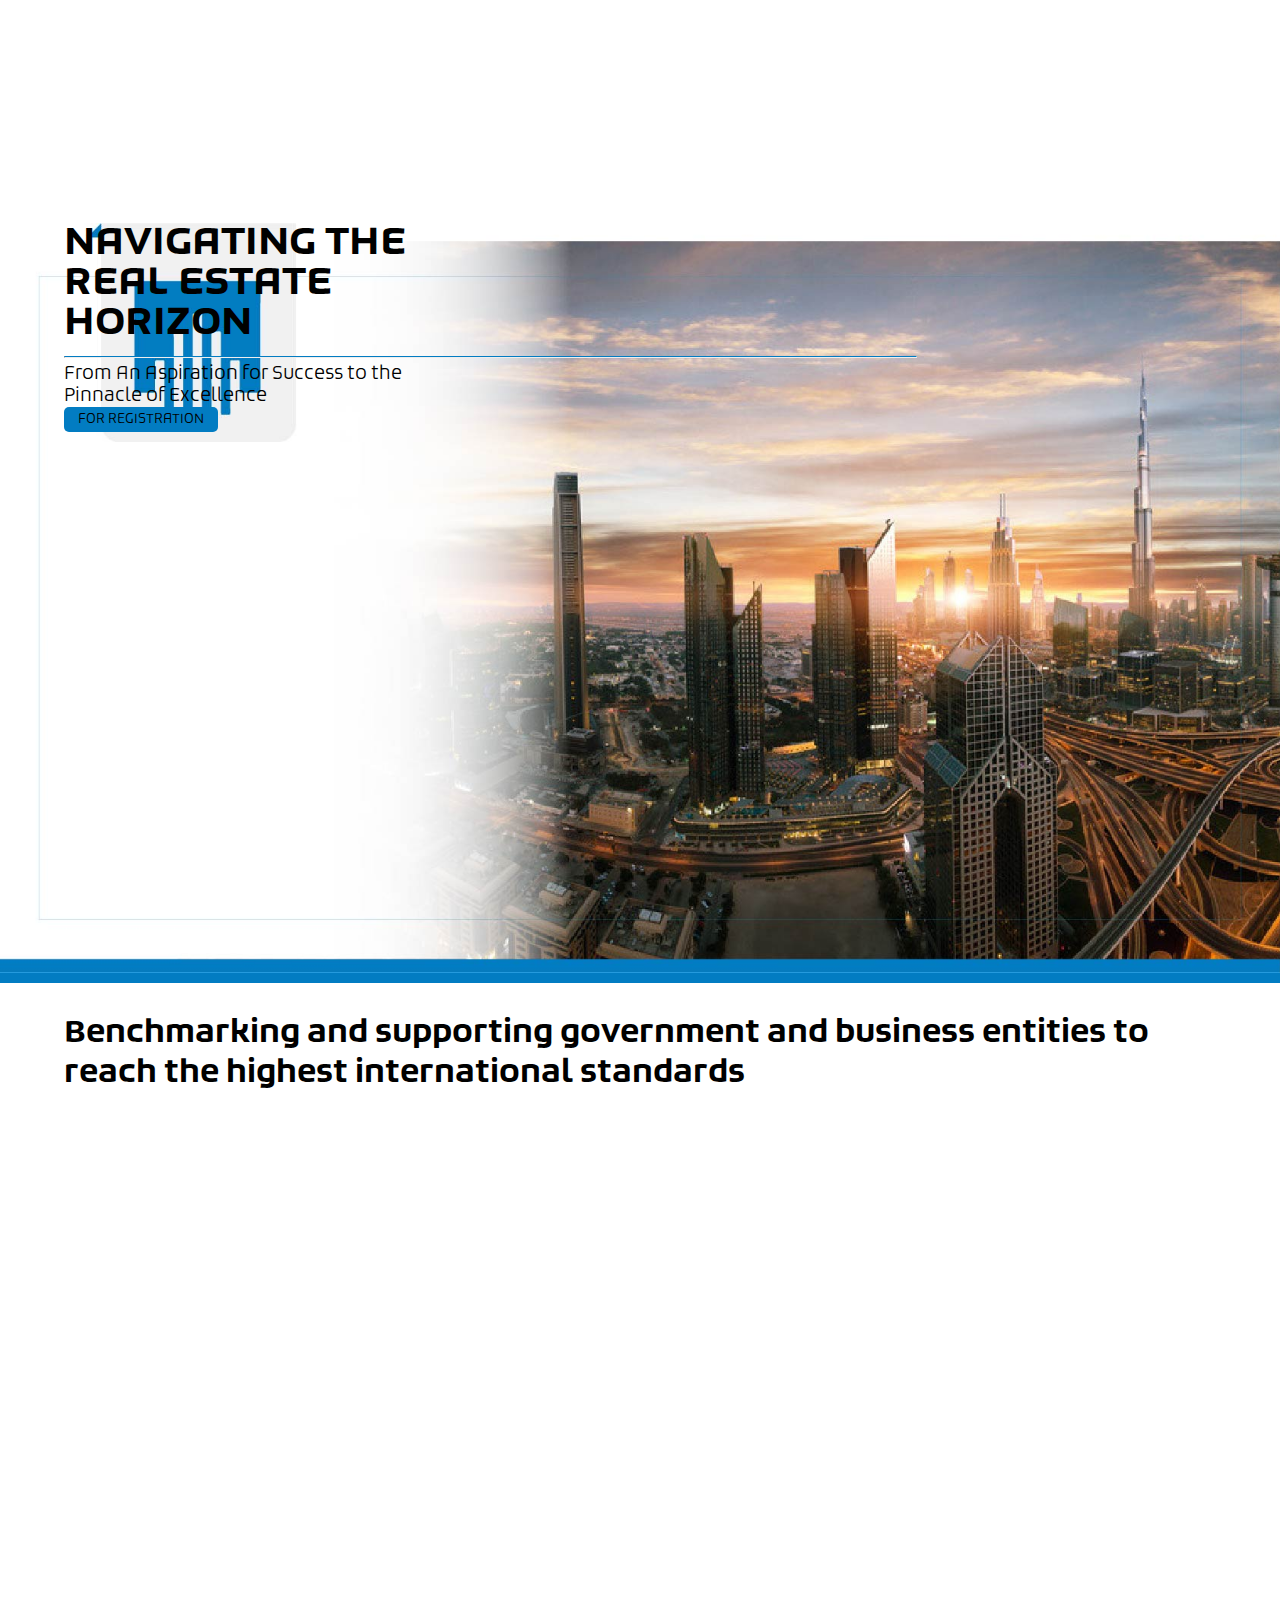
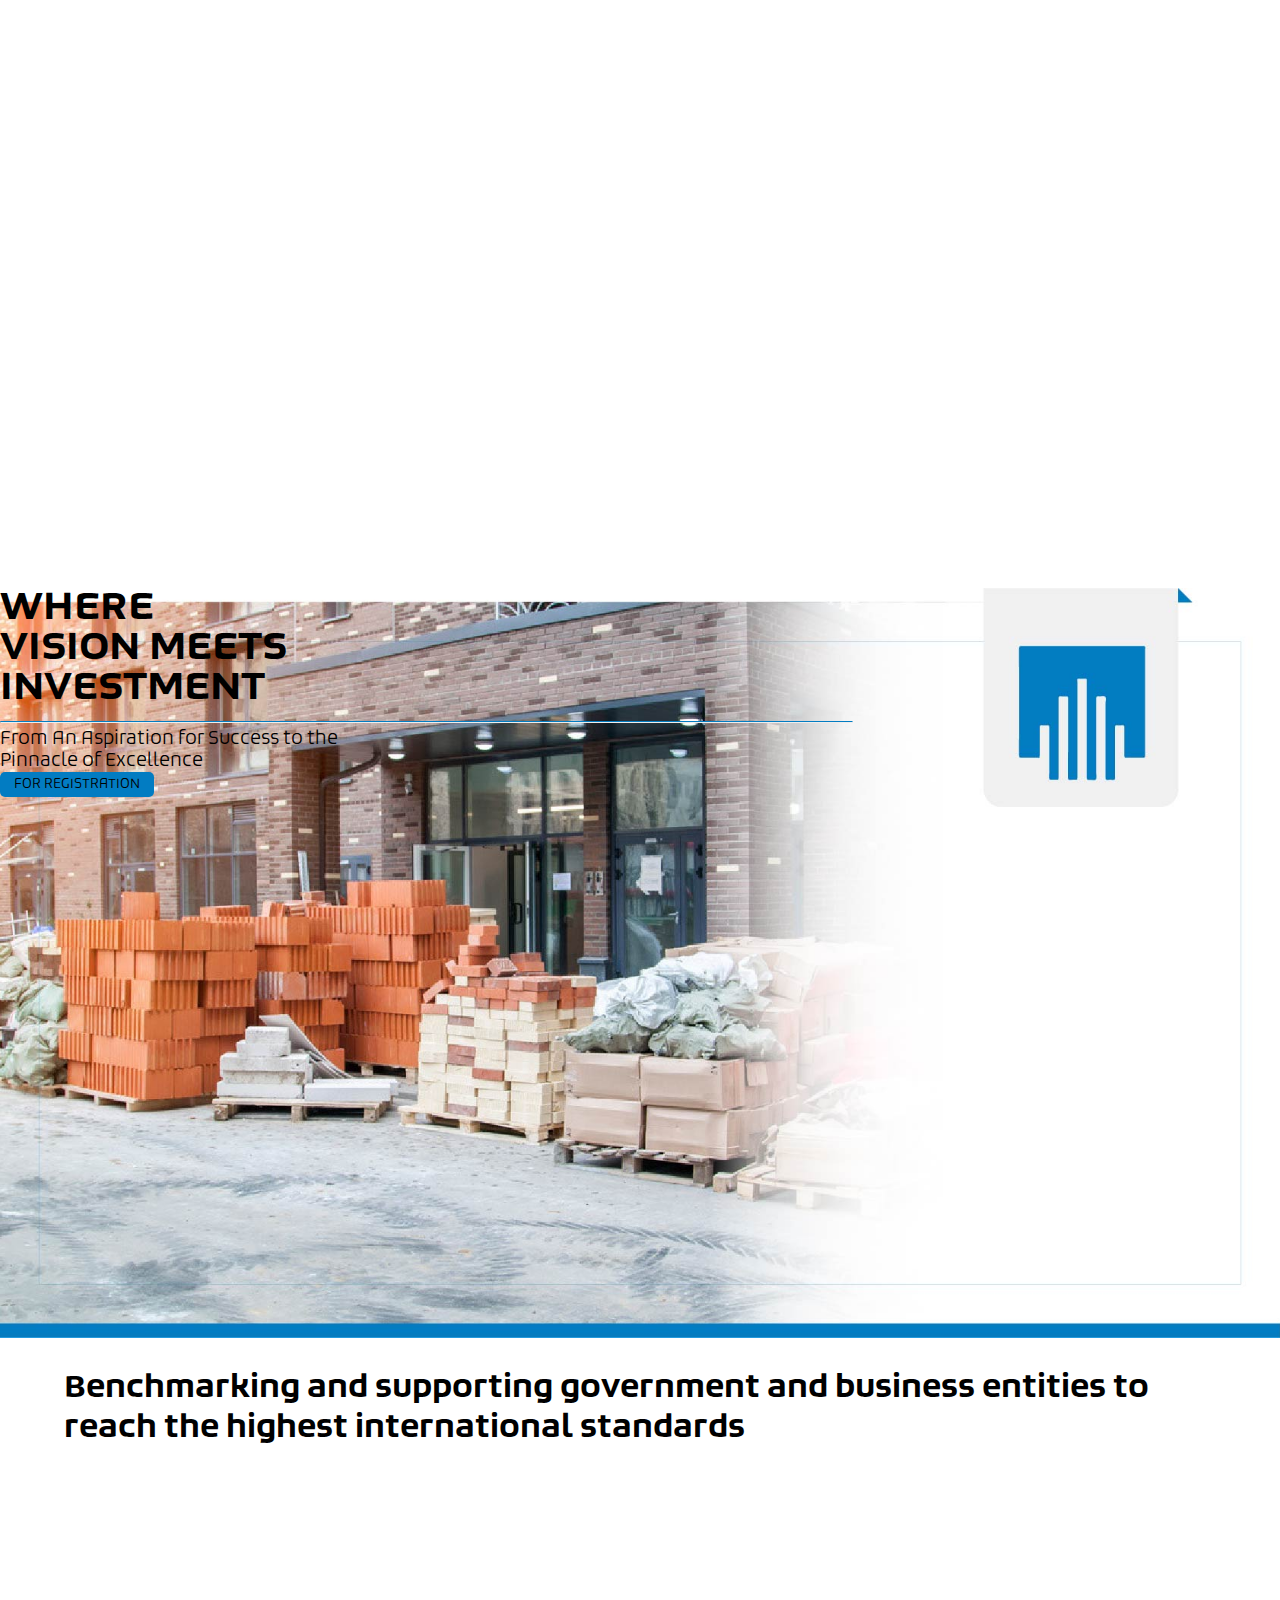
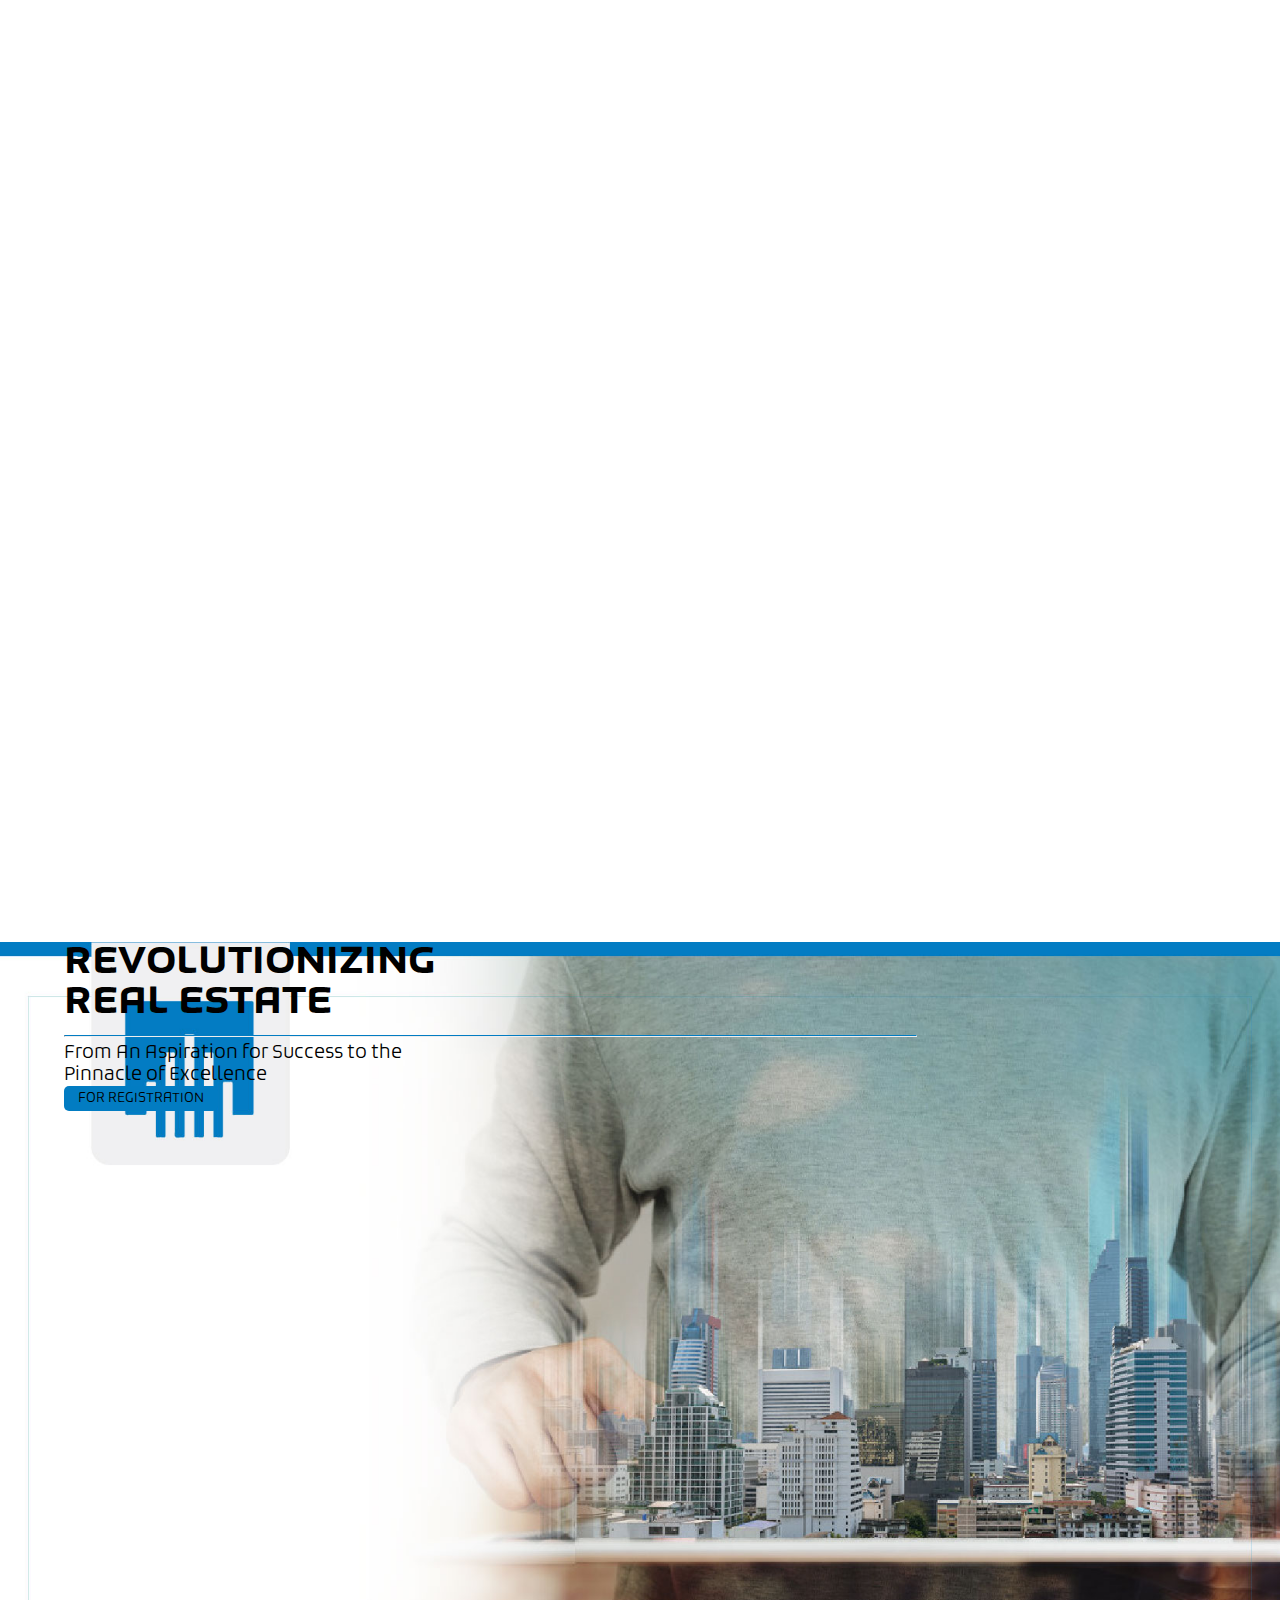
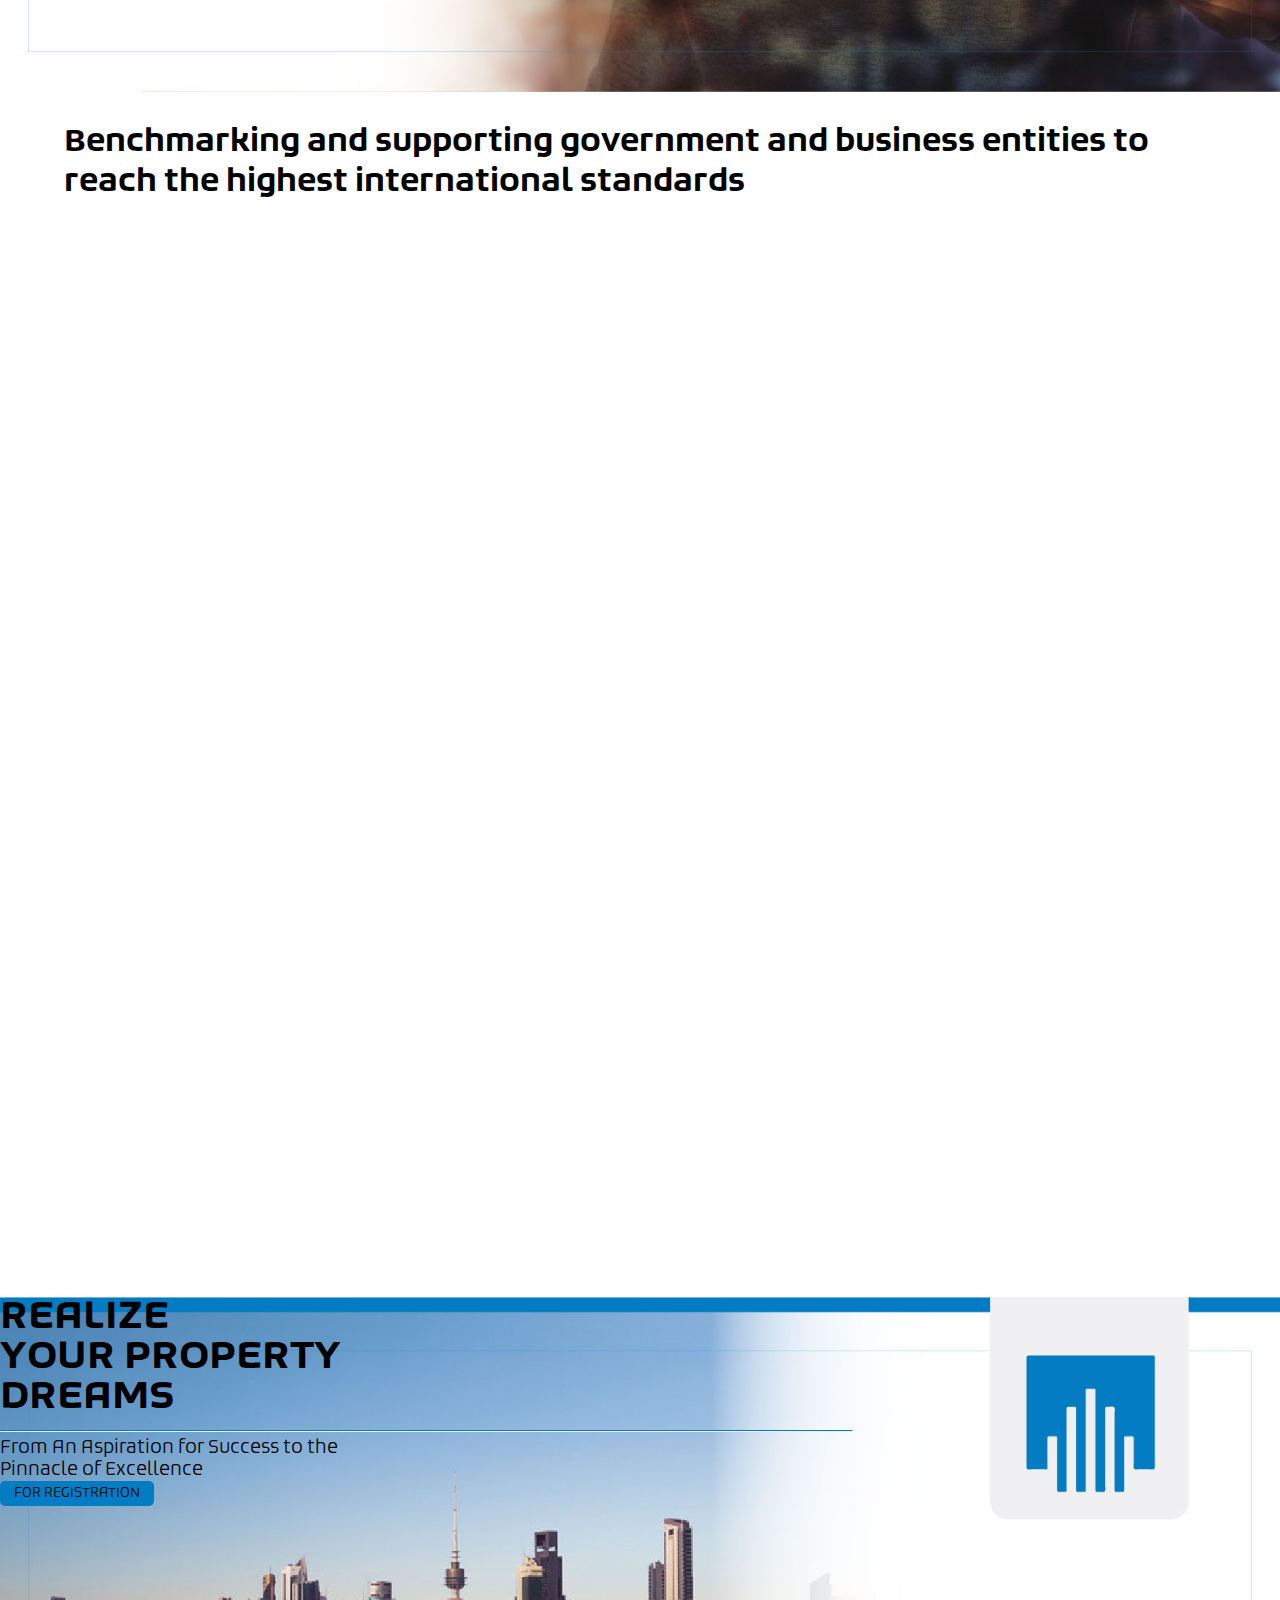
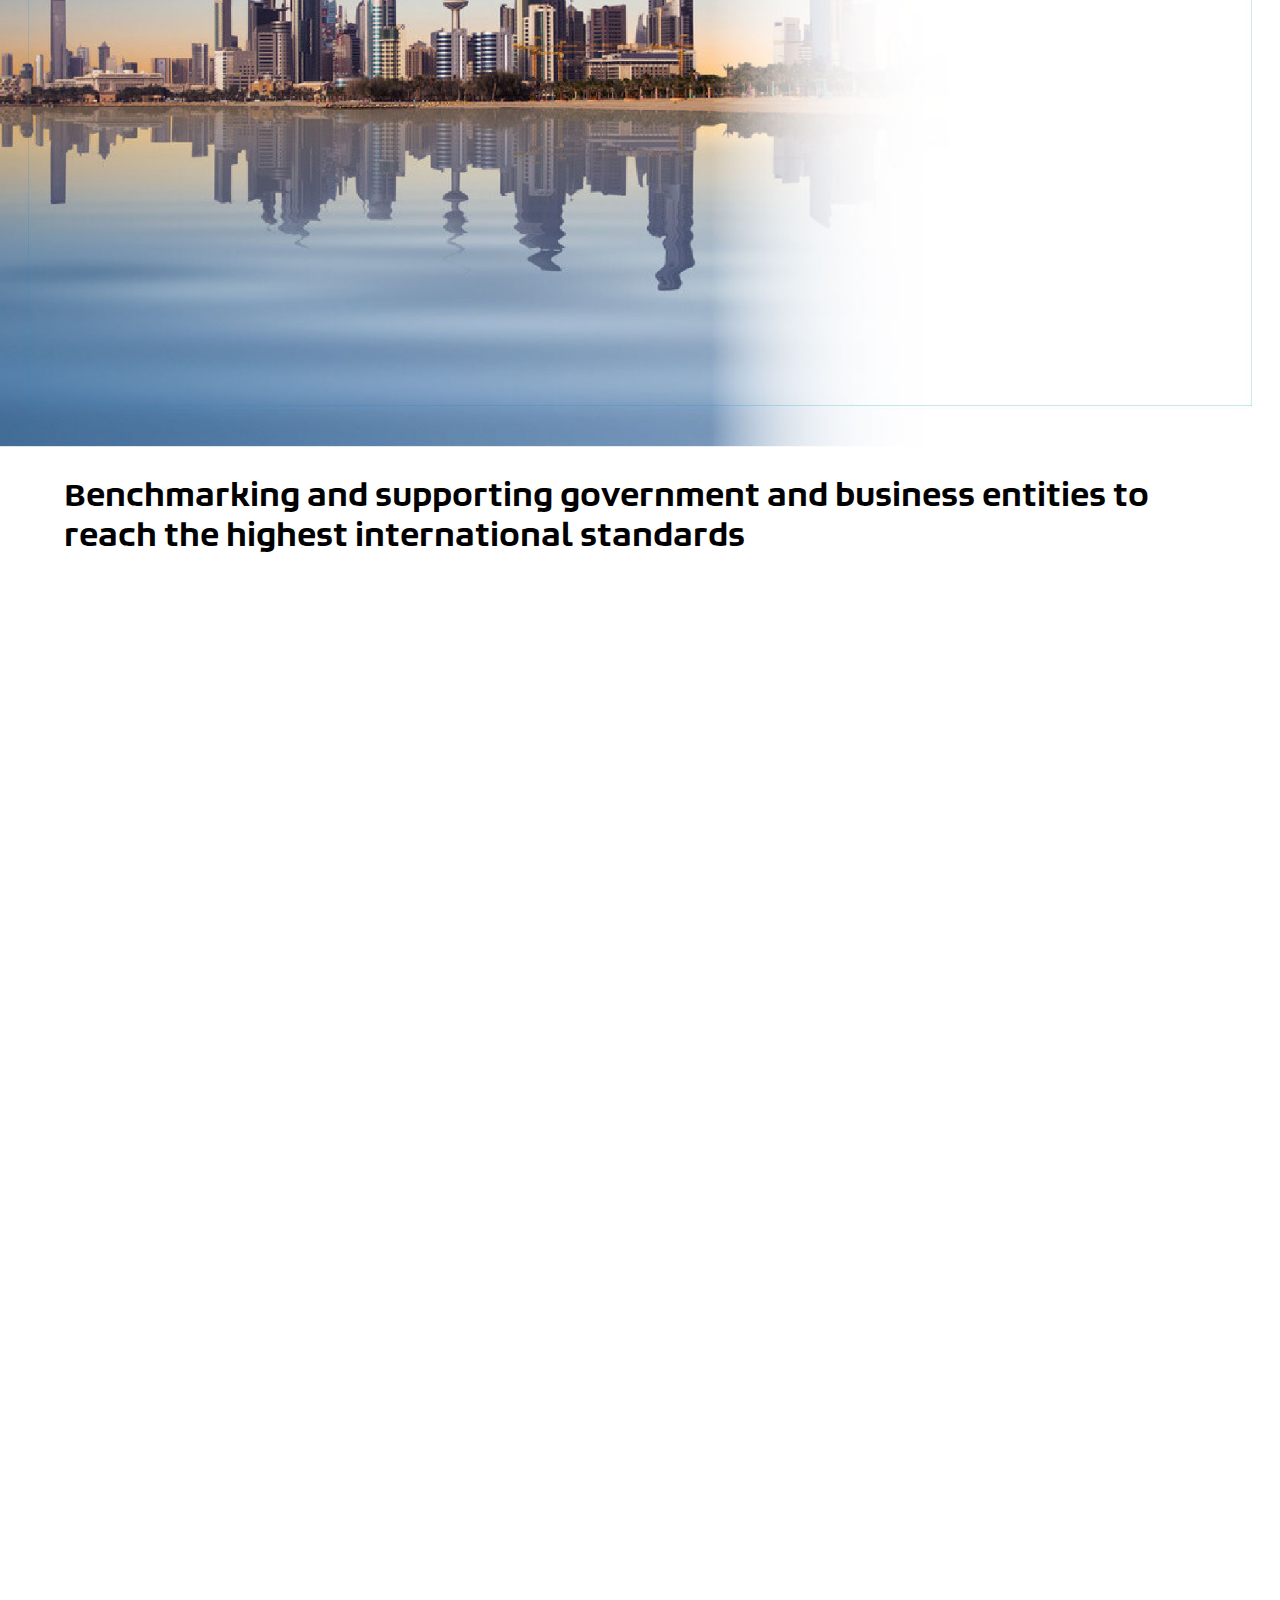
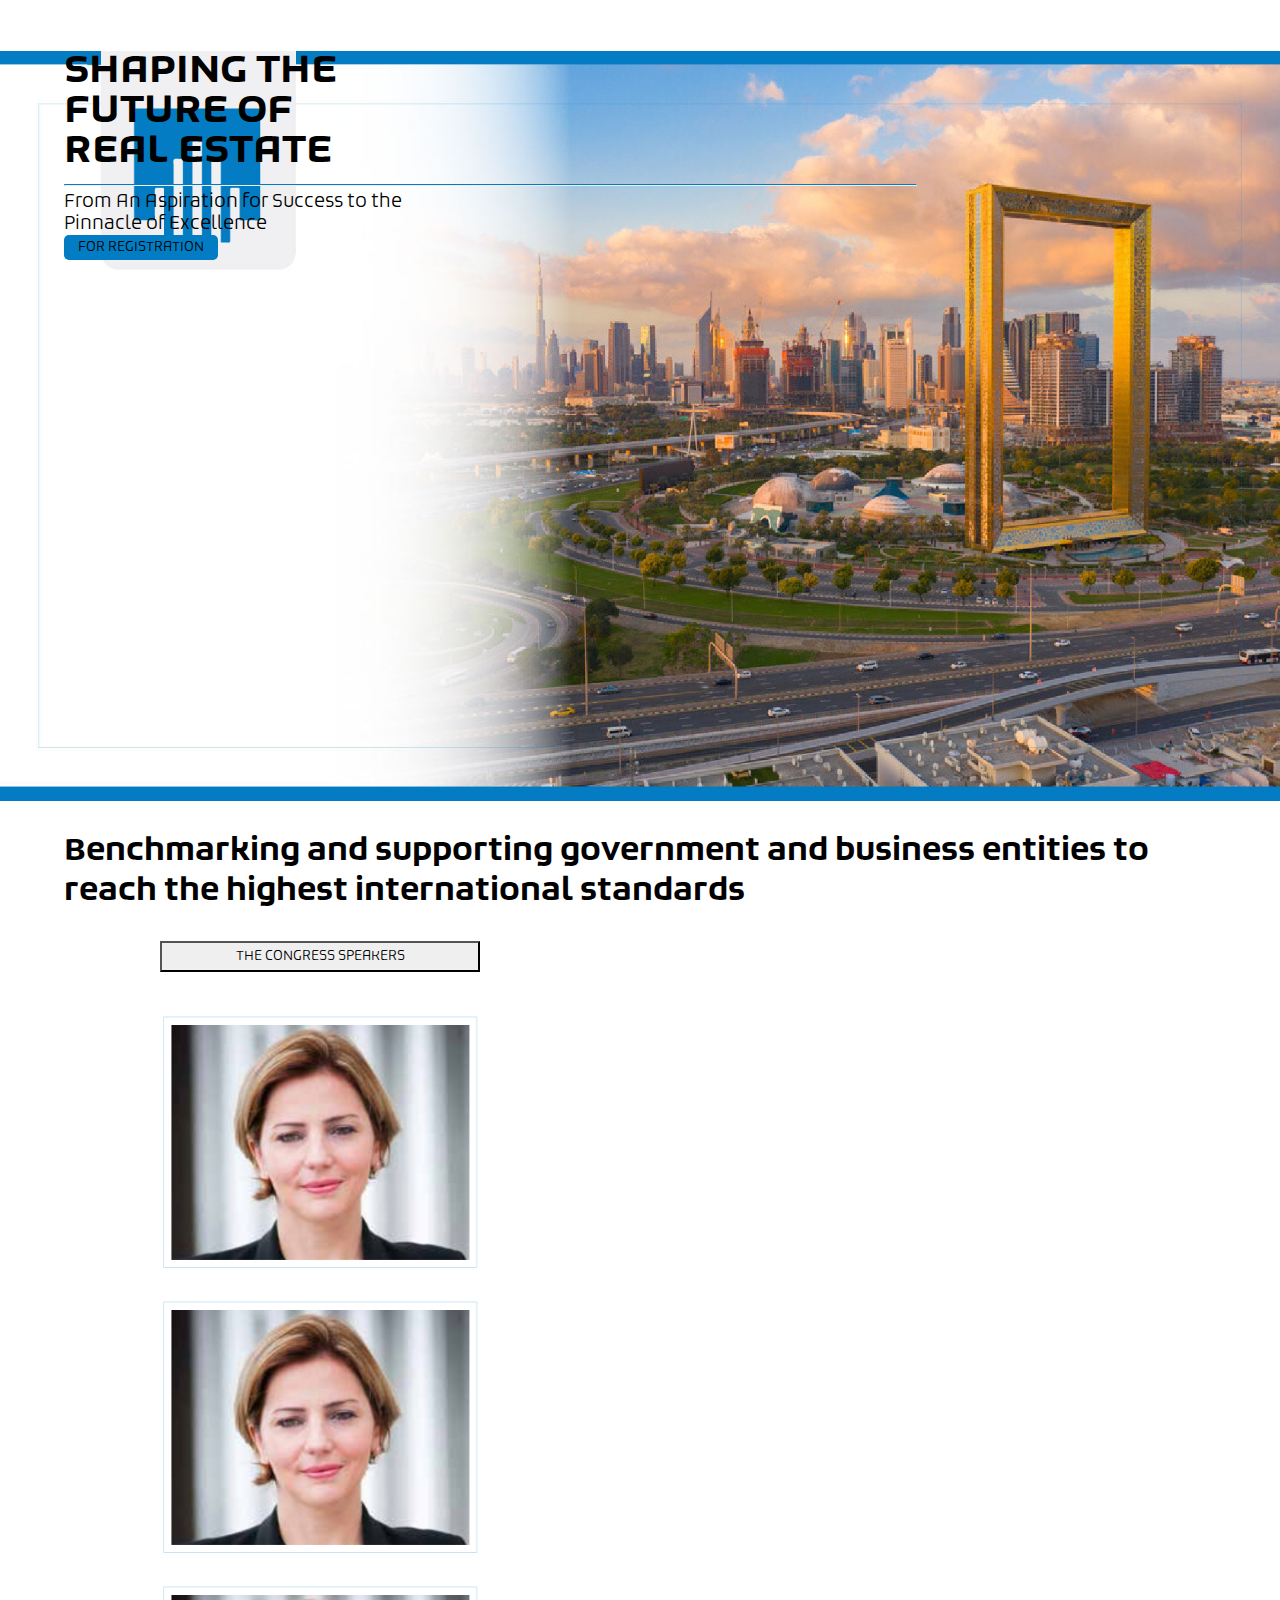
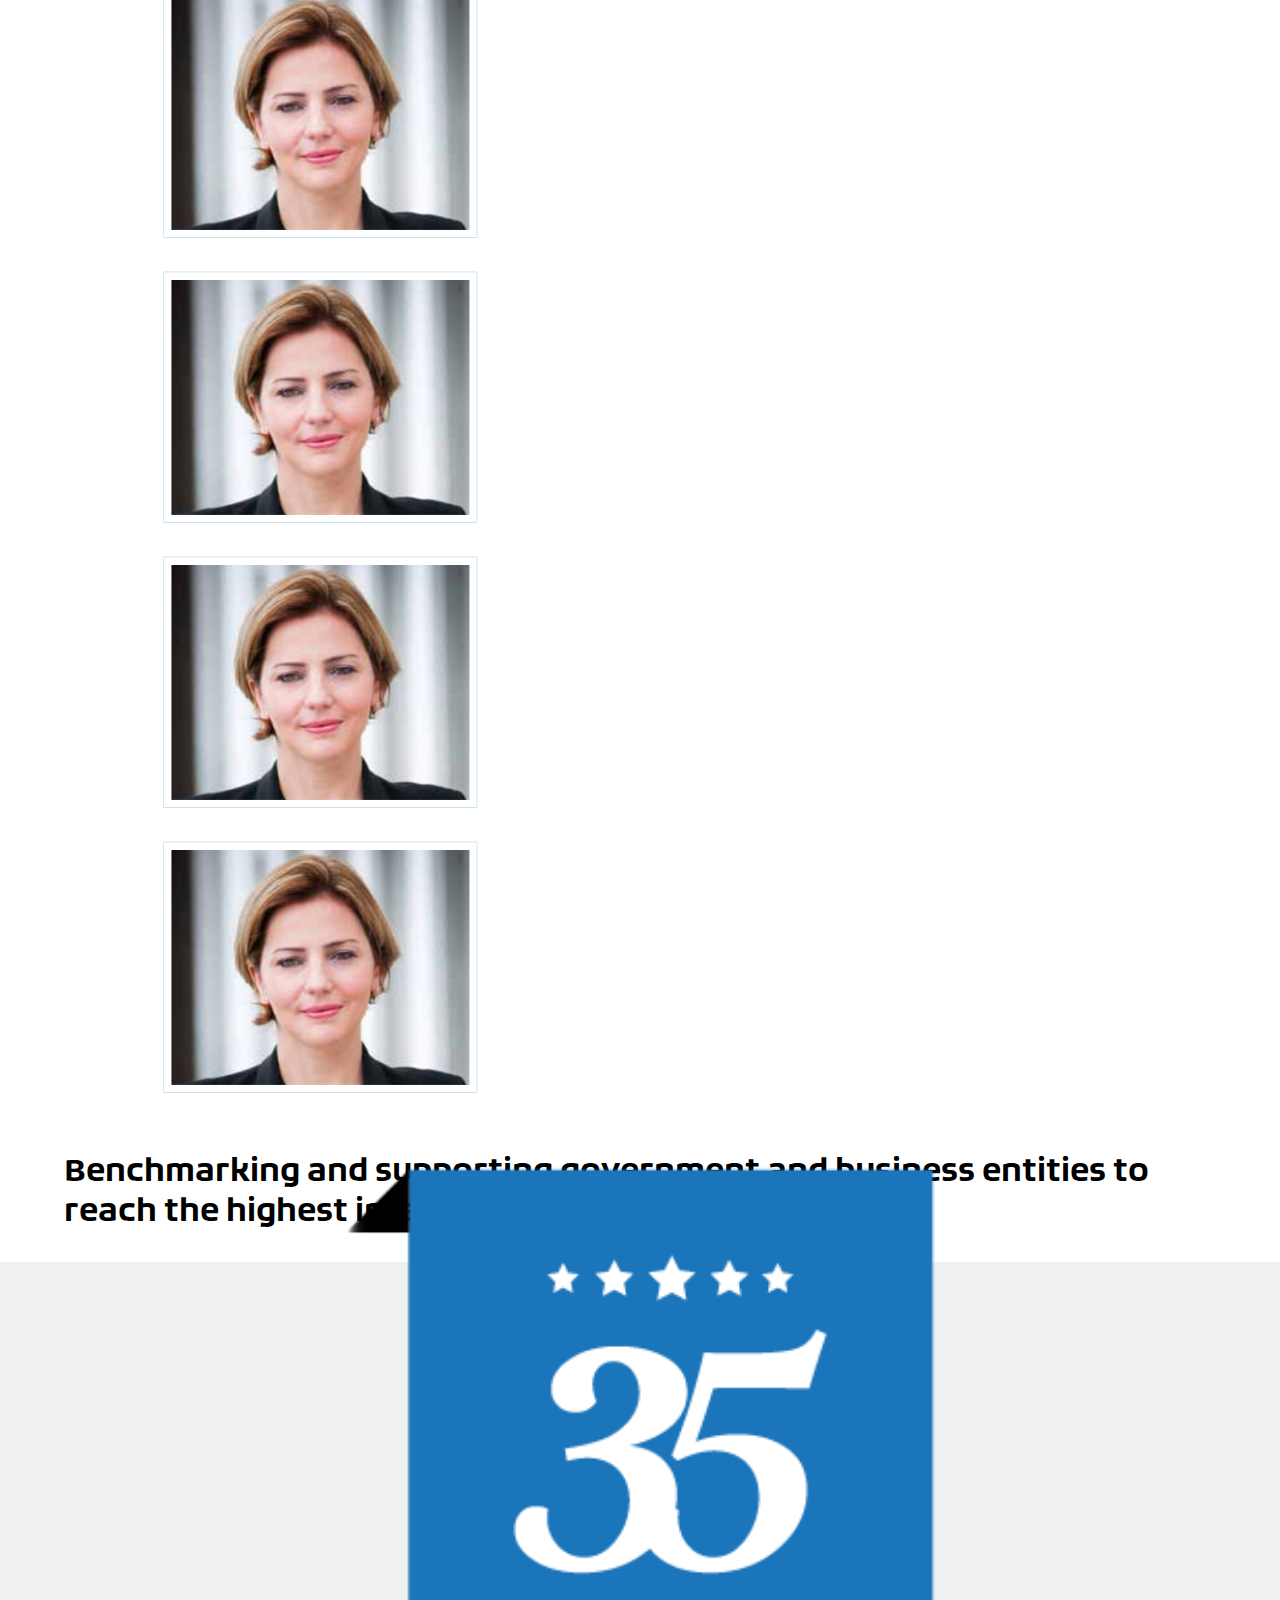
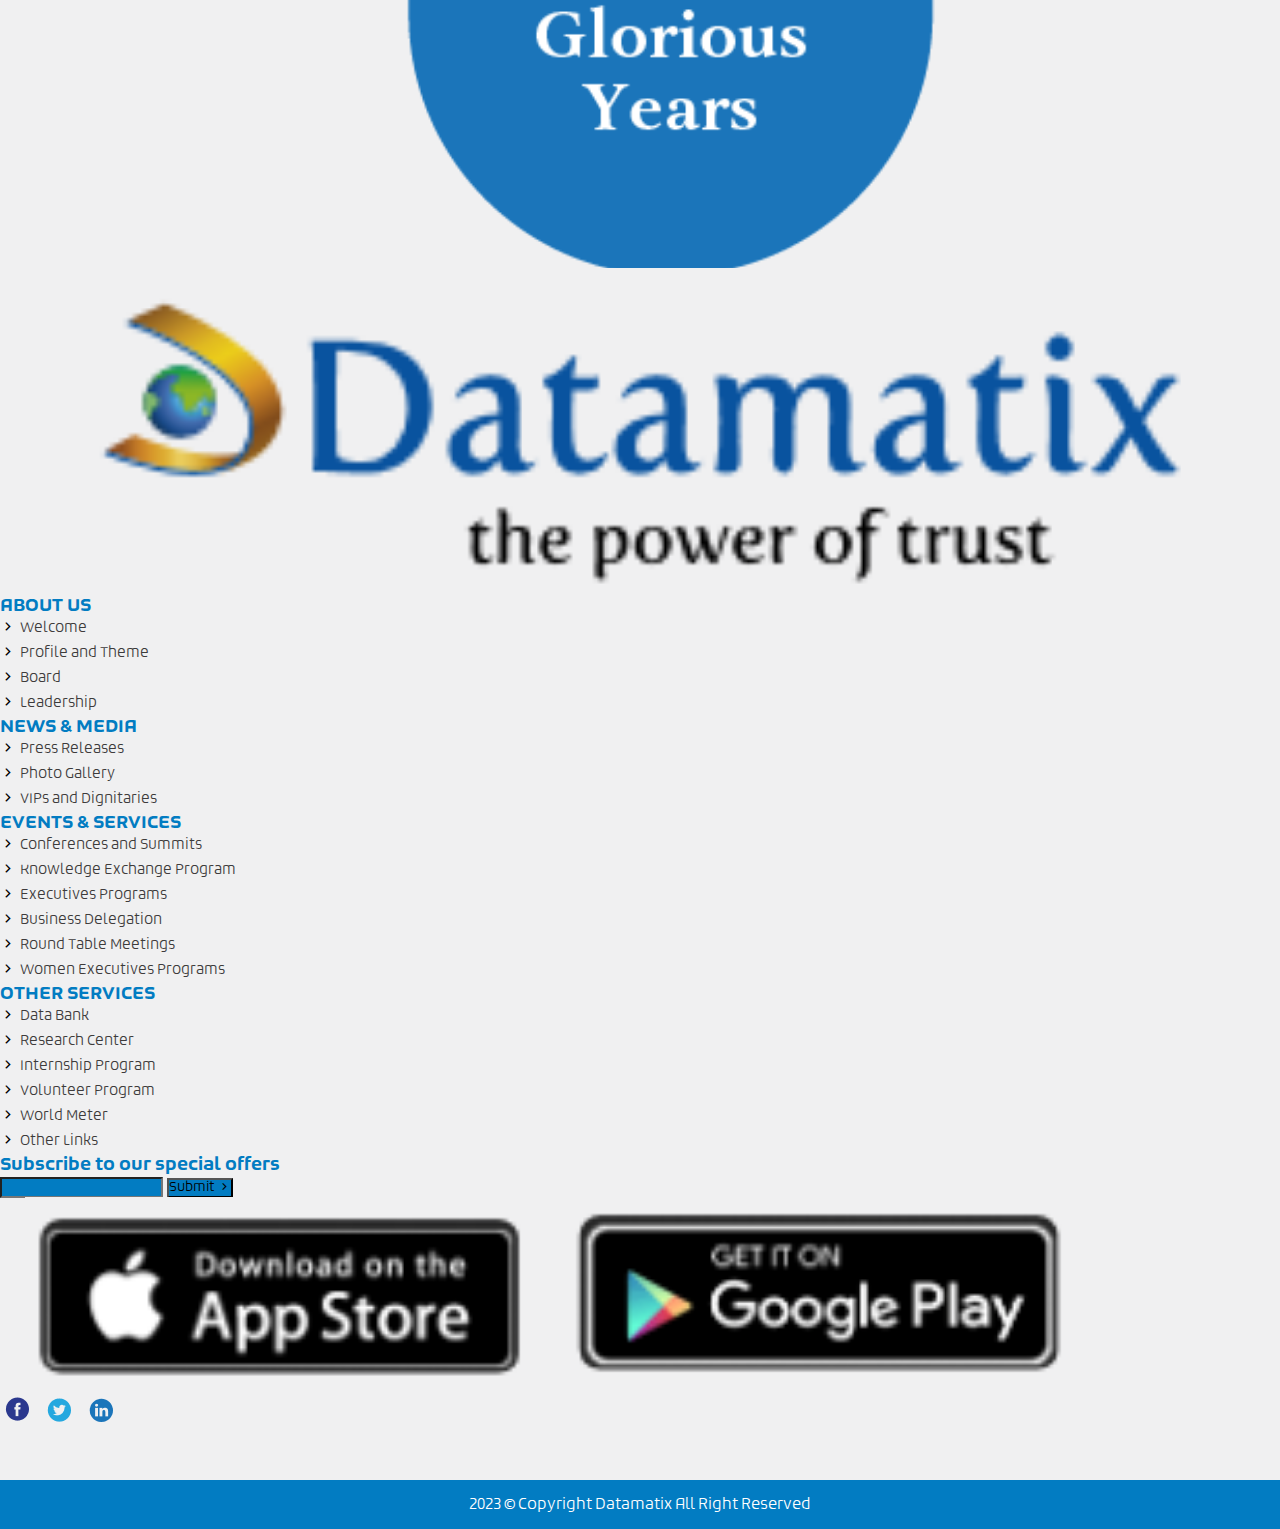
<file: prop11th.html>
<!DOCTYPE html>
<html lang="en">
  <head>
    <meta charset="utf-8">
    <meta name="viewport" content="width=device-width, initial-scale=1">
    <title>11th Property Developers Congress </title>
    <link rel="stylesheet" href="./assets/fonts/remixicon.css" />
    <link href="https://cdn.jsdelivr.net/npm/bootstrap@5.3.2/dist/css/bootstrap.min.css" rel="stylesheet" integrity="sha384-T3c6CoIi6uLrA9TneNEoa7RxnatzjcDSCmG1MXxSR1GAsXEV/Dwwykc2MPK8M2HN" crossorigin="anonymous">    
    <script defer src="https://cdn.jsdelivr.net/npm/bootstrap@5.3.2/dist/js/bootstrap.bundle.min.js" integrity="sha384-C6RzsynM9kWDrMNeT87bh95OGNyZPhcTNXj1NW7RuBCsyN/o0jlpcV8Qyq46cDfL" crossorigin="anonymous"></script>
    <link rel="stylesheet" href="./assets/css/prop11thStyle.css">
  </head>
  <body>

    <div class="home-screen">
        <!-- start header -->
        <header>
            <div class="container-fluid">
                <div class="row">
                    <div class="col-md-3">
                        <div class="left-part">
                            <a href="/"> 
                                <img src="./assets/img/logo.png" class="img-fluid" alt="logo">
                            </a>
                        </div>
                    </div>
                    <div class="col-md-9">
                        <div class="right-part">
                            <div class="top-nav">
                                <div class="container-fluid">
                                    <div class="row">
                                        <div class="col-12">
                                            <ul class="list-unstyled lists">
                                                <li class="list-inline-item">Datamatix</li>
                                                <li class="list-inline-item">
                                                    <a href="/index.html">Home</a>
                                                </li>
                                                <li class="list-inline-item">
                                                    <a href="/propertyEvents.html"> Events Calander </a>
                                                </li>
                                                <li class="list-inline-item">
                                                    <a href="/prop11th.html">Property Developers</a>
                                                </li>
                                                <li class="list-inline-item">Industry Contact</li>
                                                <li class="list-inline-item">Contact Us</li>
                                            </ul>
                                        </div>
                                        <!-- <div class="col-md-2 col-4">
                                            <div class="langs text-end">
                                                <span class="border-right pe-2">ENG</span>
                                                <span class="ps-1">AR</span>
                                            </div>
                                        </div> -->
                                    </div>
                                </div>
                            </div>

                            <div class="nav1">
                                <ul class="list-unstyled lists">
                                    <li class="list-inline-item">Congress Profile</li>
                                    <li class="list-inline-item">Congress Participation</li>
                                    <li class="list-inline-item">Agenda</li>
                                    <li class="list-inline-item">Keynotes </li>
                                    <li class="list-inline-item">Property Awards </li>
                                    <li class="list-inline-item">Partnership</li>
                                    <li class="list-inline-item">Media</li>
                                </ul>
                           </div>

                        </div>
                    </div>
                </div>
                
                
            </div>
        </header>
        <!-- end header -->

        <!-- start banner_main -->

        <div class="main-banner">
            <img src="./assets/img/11thProp_banner.jpg" class="img-fluid" alt="banner" >
        </div>
        <!-- end banner_main-->

        <div class="counter-top">
            <div class="container-fluid">
                <div class="row">
                    <div class="col-md-9 col-12 m-auto">
                        <p>
                            Datamatix Establshed Since: May 13, 1989 33 years 1 month 13 days 23 hours 40 minutes 35 seconds 
                        </p>
                    </div>
                    <div class="col-md-3 col-12">
                        <button class="btn btn-primary">
                            EVENTS REGISTRATION 
                        </button>
                    </div>
                </div>
            </div>
        </div>

        <!-- start Counter -->
        <div class="counter">
            <div class="container">
                <div class="row">
                    <div class="col-md-2 col-6">
                        <div class="counter-desc text-center">
                            <i class="ri-calendar-check-line"></i>
                            <h2>35+</h2>
                            <p>Years in Business</p>
                        </div>
                    </div>
                    <div class="col-md-2 col-6">
                        <div class="counter-desc text-center">
                            <i class="ri-star-s-line"></i>
                            <h2>1250+</h2>
                            <p>Successful Events</p>
                        </div>
                    </div>
                    <div class="col-md-2 col-6">
                        <div class="counter-desc text-center">
                            <i class="ri-emotion-laugh-line"></i>
                            <h2>240800+</h2>
                            <p>Satisfied Clients</p>
                        </div>
                    </div>
                    <div class="col-md-2 col-6">
                        <div class="counter-desc text-center">
                            <i class="ri-play-circle-line"></i>
                            <h2>1750+</h2>
                            <p>Media Partners</p>
                        </div>
                    </div>
                    <div class="col-md-2 col-6">
                        <div class="counter-desc text-center">
                            <i class="ri-star-s-fill"></i>
                            <h2>1374+</h2>
                            <p>Platinum Partners</p>
                        </div>
                    </div>
                    <div class="col-md-2 col-6">
                        <div class="counter-desc text-center">
                            <i class="ri-shake-hands-line"></i>
                            <h2>1340+</h2>
                            <p>Other Supporters</p>
                        </div>
                    </div>
                </div>
            </div>
        </div>
        <!-- end Counter -->

        <div class="datamatix-section">
            <div class="container">
                <div class="row">
                    <div class="col-12">
                        <h3>Conference Proﬁle and Objectives</h3>
                        <p>
                            The GCC region's success story has been praised by many countries, organisations, global  
                            influencers around the wold. Despite being located in a challenging region, the GCC 
                            region has managed to maintain a peaceful society and make an excellence progress 
                            in the last half century across the government and business sectors and key 
                            indicators - in particular, infrastructure, economic diversification, health 
                            and safety, education, women's empowerment, financial, and leadership development. 
                        </p>
                        <br>
                        <p>
                            Approximately 100 years ago, when the area was sustained by fishing and pearl diving 
                            for years, GCC then started looking for an alternative source of income and becoming 
                            the leading re-export ports, airports and many other diversified industries.  
                        </p>
                        <p>
                            During the 19th and earl 20th century's, the pearling industry thrived in the rlative 
                            calm at sea, providing both income and employment to the people of the GCC, It began 
                            to become a good economic resource for the local people. The decline of pearling 
                            in 1920s and 1930s resulted in a very difficult era, with little opportunity to 
                            build any infrastructure.  <a>Read More</a>
                        </p>
                       
                    </div>
                </div>
            </div>
        </div>
        <br>

        <!-- start banners -->
        <!-- <div class="bannerTop banner">

            <div class="container">
                <div class="row">
                    <div class="col-md-7 col-12">
                        <div class="datamatix-section">
                            <h3>The Congress Proﬁle and Objectives</h3>
                            <p>
                                The GCC region’s success story has been
                                praised by many countries, organisations,
                                global leaders and inﬂuencers around the world. Despite being located in a challenging region,
                                the GCC region has managed to maintain a peaceful society and make an excellence
                                progress in the last half century across the government and business sectors and key 
                                indicators – in particular, infrastructure,
                                economic diversiﬁcation, health and safety, education, women’s empowerment, ﬁnancial,
                                and leadership development. <a href="/">Read More</a>
                            </p>
                        </div>
                    </div>
                </div>
            </div>
        </div> -->

        <div class="container">
            <h2 class="banner_title text-center" style="margin: 30px auto; width: 90%;">
                Benchmarking and supporting government and business entities to reach the highest international standards</h2>
        </div> 

        <div class="banner-1 banner bannerLeft">
            <div class="over">
                <div class="container">
                    <div class="row">
                        <div class="col-md-4 col-11 text-left">
                            <div class="banner-text">
                                <h3>
                                    NAVIGATING THE <br>
                                    REAL ESTATE <br>
                                    HORIZON
                                </h3>
                                <hr>
                                <p>From An Aspiration for Success to the <br> Pinnacle of Excellence</p>
                                <button class="btn btn-primary">FOR REGISTRATION</button>
                            </div>
                        </div>
                        <div class="col-md-8 col-1"></div>
                    </div>
                </div>
            </div>
        </div>

        
        <div class="container">
            <h2 class="banner_title text-center" style="margin: 30px auto; width: 90%;">
                Benchmarking and supporting government and business entities to reach the highest international standards</h2>
        </div> 

        <div class="banner-2 banner bannerRight">
            <div class="over">
                <div class="container">
                    <div class="row">
                        <div class="col-md-8 col-1"></div>
                        <div class="col-md-4 col-11 text-end">
                            <div class="banner-text">
                                <h3>
                                    WHERE <br>
                                    VISION MEETS <br>
                                    INVESTMENT
                                </h3>
                                <hr>
                                <p>From An Aspiration for Success to the <br> Pinnacle of Excellence</p>
                                <button class="btn btn-primary">FOR REGISTRATION</button>
                            </div>
                        </div>
                    </div>
                </div>
            </div>
        </div>

        <div class="container">
            <h2 class="banner_title text-center" style="margin: 30px auto; width: 90%;">
                Benchmarking and supporting government and business entities to reach the highest international standards</h2>
        </div> 

        <div class="banner-3 banner bannerLeft">
            <div class="over">
                <div class="container">
                    <div class="row">
                        <div class="col-md-4 col-11 text-left">
                            <div class="banner-text">
                                <h3>
                                    REVOLUTIONIZING <br>
                                    REAL ESTATE
                                </h3>
                                <hr>
                                <p>From An Aspiration for Success to the <br> Pinnacle of Excellence</p>
                                <button class="btn btn-primary">FOR REGISTRATION</button>
                            </div>
                        </div>
                        <div class="col-md-8 col-1"></div>
                    </div>
                </div>
            </div>
        </div>

        <div class="container">
            <h2 class="banner_title text-center" style="margin: 30px auto; width: 90%;">
                Benchmarking and supporting government and business entities to reach the highest international standards</h2>
        </div> 

        <div class="banner-4 banner bannerRight">
            <div class="over">
                <div class="container">
                    <div class="row">
                        <div class="col-md-8 col-1"></div>
                        <div class="col-md-4 col-11 text-end">
                            <div class="banner-text">
                                <h3>
                                    REALIZE <br>
                                    YOUR PROPERTY <br>
                                    DREAMS
                                </h3>
                                <hr>
                                <p>From An Aspiration for Success to the <br> Pinnacle of Excellence</p>
                                <button class="btn btn-primary">FOR REGISTRATION</button>
                            </div>
                        </div>
                    </div>
                </div>
            </div>
        </div>

        <div class="container">
            <h2 class="banner_title text-center" style="margin: 30px auto; width: 90%;">
                Benchmarking and supporting government and business entities to reach the highest international standards</h2>
        </div> 

        <div class="banner-5 banner bannerLeft">
            <div class="over">
                <div class="container">
                    <div class="row">
                        <div class="col-md-4 col-11 text-left">
                            <div class="banner-text">
                                <h3>
                                    SHAPING THE <br>
                                    FUTURE OF <br>
                                    REAL ESTATE
                                </h3>
                                <hr>
                                <p>From An Aspiration for Success to the <br> Pinnacle of Excellence</p>
                                <button class="btn btn-primary">FOR REGISTRATION</button>
                            </div>
                        </div>
                        <div class="col-md-8 col-1"></div>
                    </div>
                </div>
            </div>
        </div>

        <div class="container">
            <h2 class="banner_title text-center" style="margin: 30px auto; width: 90%;">
                Benchmarking and supporting government and business entities to reach the highest international standards</h2>
        </div> 

        <!-- end banners -->

        <!-- <div class="container text-center">
            <h2 class="banner_title text-center">Benchmarking and supporting government and business entities to reach the highest international standards</h2>
        </div> -->

        <!-- <div class="categories">
            <div class="container">
                <div class="row">
                    <div class="col-lg-4 col-md-6 col-12">
                        <div class="cat">
                            <img src="./assets/img/category1.png" width="320" height="260" class="img-fluid" alt="img1">
                        </div>
                    </div>
                    <div class="col-lg-4 col-md-6 col-12">
                        <div class="cat">
                            <img src="./assets/img/category2.png" width="320" height="260" class="img-fluid" alt="img2">
                        </div>
                    </div>
                    <div class="col-lg-4 col-md-6 col-12">
                        <div class="cat">

                            <img src="./assets/img/category3.png" width="320" height="260" class="img-fluid" alt="img3">
                        </div>
                    </div>
                    <div class="col-lg-4 col-md-6 col-12">
                        <div class="cat">
                            <img src="./assets/img/category4.png" width="320" height="260" class="img-fluid" alt="img4">
                        </div>
                    </div>
                    <div class="col-lg-4 col-md-6 col-12">
                        <div class="cat">
                            <img src="./assets/img/category5.png" width="320" height="260" class="img-fluid" alt="img5">
                        </div>
                    </div>
                    <div class="col-lg-4 col-md-6 col-12">
                        <div class="cat">
                            <img src="./assets/img/category6.png" width="320" height="260" class="img-fluid" alt="img6">
                        </div>
                    </div>
                </div>
            </div>
        </div> -->

        <!-- start UPCOMING EVENTS -->
        
        <!-- <div class="events">
            <div class="container">
                <h3>UPCOMING EVENTS</h3>
                <div class="row">
                    <div class="col-md-4 col-12">
                        <div class="event-card active">
                            <img src="./assets/img/event1.png" alt="event1" class="img-fluid">
                            <h5>The Construction Company Congress</h5>
                            <div class="card-body">
                                <p>About 4-decades ago, the institute embarked on a global excellence development journey to accelerate the leadership and organizational development goals of the middle east region and</p>
                            </div>
                            <div class="card-footer">
                                <h6>MARCH 23, 2022</h6>
                                <p>Dubai, United Arab Emirates</p>
                            </div>
                            <button class="btn btn-primary">
                                <a href="/">FOR REGISTRATION</a>
                                <i class="ri-arrow-right-s-line ms-2"></i>
                            </button>
                        </div>
                    </div>
                    <div class="col-md-4 col-12">
                        <div class="event-card">
                            <img src="./assets/img/event2.png" alt="event2" class="img-fluid">
                            <h5>The Food <br> Company Congress</h5>
                            <div class="card-body">
                                <p>About 4-decades ago, the institute embarked on a global excellence development journey to accelerate the leadership and organizational development goals of the middle east region and</p>
                            </div>
                            <div class="card-footer">
                                <h6>MARCH 23, 2022</h6>
                                <p>Dubai, United Arab Emirates</p>
                            </div>
                            <button class="btn btn-primary">
                                <a href="/">FOR REGISTRATION</a>
                                <i class="ri-arrow-right-s-line ms-2"></i>
                            </button>
                        </div>
                    </div>
                    <div class="col-md-4 col-12">
                        <div class="event-card">
                            <img src="./assets/img/event3.png" alt="event3" class="img-fluid">
                            <h5>The Architect Company Congress</h5>
                            <div class="card-body">
                                <p>About 4-decades ago, the institute embarked on a global excellence development journey to accelerate the leadership and organizational development goals of the middle east region and</p>
                            </div>
                            <div class="card-footer">
                                <h6>MARCH 23, 2022</h6>
                                <p>Dubai, United Arab Emirates</p>
                            </div>
                            <button class="btn btn-primary">
                                <a href="/">FOR REGISTRATION</a>
                                <i class="ri-arrow-right-s-line ms-2"></i>
                            </button>
                        </div>
                    </div>
                    <div class="col-md-4 col-12">
                        <div class="event-card active">
                            <img src="./assets/img/event4.png" alt="event4" class="img-fluid">
                            <h5>The Building Materials Congress</h5>
                            <div class="card-body">
                                <p>About 4-decades ago, the institute embarked on a global excellence development journey to accelerate the leadership and organizational development goals of the middle east region and</p>
                            </div>
                            <div class="card-footer">
                                <h6>MARCH 23, 2022</h6>
                                <p>Dubai, United Arab Emirates</p>
                            </div>
                            <button class="btn btn-primary">
                                <a href="/">FOR REGISTRATION</a>
                                <i class="ri-arrow-right-s-line ms-2"></i>
                            </button>
                        </div>
                    </div>
                    <div class="col-md-4 col-12">
                        <div class="event-card">
                            <img src="./assets/img/event2.png" alt="event2" class="img-fluid">
                            <h5>The Food <br> Company Congress</h5>
                            <div class="card-body">
                                <p>About 4-decades ago, the institute embarked on a global excellence development journey to accelerate the leadership and organizational development goals of the middle east region and</p>
                            </div>
                            <div class="card-footer">
                                <h6>MARCH 23, 2022</h6>
                                <p>Dubai, United Arab Emirates</p>
                            </div>
                            <button class="btn btn-primary">
                                <a href="/">FOR REGISTRATION</a>
                                <i class="ri-arrow-right-s-line ms-2"></i>
                            </button>
                        </div>
                    </div>
                    <div class="col-md-4 col-12">
                        <div class="event-card">
                            <img src="./assets/img/event3.png" alt="event3" class="img-fluid">
                            <h5>The Architect Company Congress</h5>
                            <div class="card-body">
                                <p>About 4-decades ago, the institute embarked on a global excellence development journey to accelerate the leadership and organizational development goals of the middle east region and</p>
                            </div>
                            <div class="card-footer">
                                <h6>MARCH 23, 2022</h6>
                                <p>Dubai, United Arab Emirates</p>
                            </div>
                            <button class="btn btn-primary">
                                <a href="/">FOR REGISTRATION</a>
                                <i class="ri-arrow-right-s-line ms-2"></i>
                            </button>
                        </div>
                    </div>
                    <div class="col-md-4 col-12">
                        <div class="event-card active">
                            <img src="./assets/img/event4.png" alt="event4" class="img-fluid">
                            <h5>The Building Materials Congress</h5>
                            <div class="card-body">
                                <p>About 4-decades ago, the institute embarked on a global excellence development journey to accelerate the leadership and organizational development goals of the middle east region and</p>
                            </div>
                            <div class="card-footer">
                                <h6>MARCH 23, 2022</h6>
                                <p>Dubai, United Arab Emirates</p>
                            </div>
                            <button class="btn btn-primary">
                                <a href="/">FOR REGISTRATION</a>
                                <i class="ri-arrow-right-s-line ms-2"></i>
                            </button>
                        </div>
                    </div>
                    <div class="col-md-4 col-12">
                        <div class="event-card">
                            <img src="./assets/img/event2.png" alt="event2" class="img-fluid">
                            <h5>The Food <br> Company Congress</h5>
                            <div class="card-body">
                                <p>About 4-decades ago, the institute embarked on a global excellence development journey to accelerate the leadership and organizational development goals of the middle east region and</p>
                            </div>
                            <div class="card-footer">
                                <h6>MARCH 23, 2022</h6>
                                <p>Dubai, United Arab Emirates</p>
                            </div>
                            <button class="btn btn-primary">
                                <a href="/">FOR REGISTRATION</a>
                                <i class="ri-arrow-right-s-line ms-2"></i>
                            </button>
                        </div>
                    </div>
                    <div class="col-md-4 col-12">
                        <div class="event-card">
                            <img src="./assets/img/event3.png" alt="event3" class="img-fluid">
                            <h5>The Architect Company Congress</h5>
                            <div class="card-body">
                                <p>About 4-decades ago, the institute embarked on a global excellence development journey to accelerate the leadership and organizational development goals of the middle east region and</p>
                            </div>
                            <div class="card-footer">
                                <h6>MARCH 23, 2022</h6>
                                <p>Dubai, United Arab Emirates</p>
                            </div>
                            <button class="btn btn-primary">
                                <a href="/">FOR REGISTRATION</a>
                                <i class="ri-arrow-right-s-line ms-2"></i>
                            </button>
                        </div>
                    </div>
                </div>
            </div>
        </div> -->

        <!-- end UPCOMING EVENTS -->
        

        <!-- start gallery -->
        <div class="gallery">
            <div class="container">
                <div class="row">
                    <div class="col-md-4 col-0"></div>
                    <div class="col-md-4 col-12">
                        <button class="btn btn-primary">THE CONGRESS SPEAKERS</button>
                    </div>
                    <div class="col-md-4 col-0"></div>
                </div>
                <div class="row">
                    <div class=" col-md-4 col-sm-6 col-12">
                        <img src="./assets/img/speaker.png" width="320" height="260" class="img-fluid">
                    </div>
                    <div class=" col-md-4 col-sm-6 col-12">
                        <img src="./assets/img/speaker.png" width="320" height="260" class="img-fluid">
                    </div>
                    <div class=" col-md-4 col-sm-6 col-12">
                        <img src="./assets/img/speaker.png" width="320" height="260" class="img-fluid">
                    </div>
                    <div class=" col-md-4 col-sm-6 col-12">
                        <img src="./assets/img/speaker.png" width="320" height="260" class="img-fluid">
                    </div>
                    <div class=" col-md-4 col-sm-6 col-12">
                        <img src="./assets/img/speaker.png" width="320" height="260" class="img-fluid">
                    </div>
                    <div class=" col-md-4 col-sm-6 col-12">
                        <img src="./assets/img/speaker.png" width="320" height="260" class="img-fluid">
                    </div>
                </div>
            </div>
        </div>
        <!-- end gallery -->

        <div class="container">
            <h2 class="banner_title text-center" style="margin: 30px auto; width: 90%;">
                Benchmarking and supporting government and business entities to reach the highest international standards</h2>
        </div> 

        <!-- start footer -->
        <footer>
            <div class="container">
                <div class="row mb-4">
                    <div class="col-md-3 col-12 text-sm-center">
                        <div class="logo">
                            <img class="img-fluid" src="./assets/img/logo-footer.png" alt="logo3">
                            <img class="img-fluid logo2" src="./assets/img/logo-footer2.png" alt="logo2">
                        </div>
                    </div>

                    <div class="col-md-2 col-6">
                        <h5>ABOUT US</h5>
                        <div class="links d-flex">
                            <i class="ri-arrow-right-s-line"></i>
                            <span>Welcome</span>
                        </div>
                        <div class="links d-flex">
                            <i class="ri-arrow-right-s-line"></i>
                            <span> Profile and Theme </span>
                        </div>
                        <div class="links d-flex">
                            <i class="ri-arrow-right-s-line"></i>
                            <span>Board</span>
                        </div>
                        <div class="links d-flex">
                            <i class="ri-arrow-right-s-line"></i>
                            <span>Leadership</span>
                        </div>
                    </div>

                    <div class="col-md-2 col-6">
                        <h5>NEWS & MEDIA</h5>
                        <div class="links d-flex">
                            <i class="ri-arrow-right-s-line"></i>
                            <span>Press Releases</span>
                        </div>
                        <div class="links d-flex">
                            <i class="ri-arrow-right-s-line"></i>
                            <span>Photo Gallery</span>
                        </div>
                        <div class="links d-flex">
                            <i class="ri-arrow-right-s-line"></i>
                            <span>VIPs and Dignitaries</span>
                        </div>
                    </div>

                    <div class="col-md-3 col-6">
                        <h5>EVENTS & SERVICES </h5>
                        <div class="links d-flex">
                            <i class="ri-arrow-right-s-line"></i>
                            <span>Conferences and Summits </span>
                        </div>
                        <div class="links d-flex">
                            <i class="ri-arrow-right-s-line"></i>
                            <span>Knowledge Exchange Program</span>
                        </div>
                        <div class="links d-flex">
                            <i class="ri-arrow-right-s-line"></i>
                            <span>Executives Programs </span>
                        </div>
                        <div class="links d-flex">
                            <i class="ri-arrow-right-s-line"></i>
                            <span>Business Delegation</span>
                        </div>
                        <div class="links d-flex">
                            <i class="ri-arrow-right-s-line"></i>
                            <span>Round Table Meetings</span>
                        </div>
                        <div class="links d-flex">
                            <i class="ri-arrow-right-s-line"></i>
                            <span>Women Executives Programs</span>
                        </div>
                    </div>

                    <div class="col-md-2 col-6">
                        <h5>OTHER SERVICES</h5>
                        <div class="links d-flex">
                            <i class="ri-arrow-right-s-line"></i>
                            <span>Data Bank</span>
                        </div>
                        <div class="links d-flex">
                            <i class="ri-arrow-right-s-line"></i>
                            <span>Research Center</span>
                        </div>
                        <div class="links d-flex">
                            <i class="ri-arrow-right-s-line"></i>
                            <span>Internship Program </span>
                        </div>
                        <div class="links d-flex">
                            <i class="ri-arrow-right-s-line"></i>
                            <span>Volunteer Program </span>
                        </div>
                        <div class="links d-flex">
                            <i class="ri-arrow-right-s-line"></i>
                            <span>World Meter </span>
                        </div>
                        <div class="links d-flex">
                            <i class="ri-arrow-right-s-line"></i>
                            <span>Other Links</span>
                        </div>
                    </div>

                    <!-- <div class="col-md-2 col-sm-4 col-6">
                        <h5>Advertise</h5>
                        <div class="links d-flex">
                            <i class="ri-arrow-right-s-line"></i>
                            <span>Consultancy</span>
                        </div>
                        <div class="links d-flex">
                            <i class="ri-arrow-right-s-line"></i>
                            <span>Criteria Devp.</span>
                        </div>
                        <div class="links d-flex">
                            <i class="ri-arrow-right-s-line"></i>
                            <span>Old Links</span>
                        </div>
                    </div> -->

                </div>
                <div class="row">
                    <!-- <div class="col-md-2"></div> -->
                    <div class="col-12">
                        <label for="subscribe" class="form-label subscribe-label">Subscribe to our special offers</label>
                    </div>
                </div>
                <div class="row mb-2">
                    <!-- <div class="col-md-2"></div> -->
                    <div class="col-md-7">
                        <form>
                            <div class="d-flex">
                                <input type="text" class="form-control me-3" id="subscribe">
                                <button type="submit" class="btn btn-primary d-flex">
                                    Submit
                                    <i class="ri-arrow-right-s-line ml-1"></i>
                                </button>
                            </div>
                        </form>
                    </div>
                    <div class="col-md-3 text-sm-center">
                        <div class="icon-download d-flex">
                            <img src="./assets/img/footer-1.png" width="90" class="img-fluid" alt="dwmload1">
                            <img src="./assets/img/footer-2.png" width="90" class="img-fluid" alt="dwmload2">
                        </div>
                    </div>
                    <div class="col-md-2 text-sm-center">
                        <div class="social d-flex">
                            <img src="./assets/img/icon-1.png" class="img-fluid" alt="dwmload1">
                            <img src="./assets/img/icon-2.png" class="img-fluid" alt="dwmload2">
                            <img src="./assets/img/icon-3.png" class="img-fluid" alt="dwmload2">
                        </div>
                    </div>
                </div>
            </div>
            <div class="copy-right">
                <div class="container">
                    <div class="row">
                        <div class="col-12">
                            <p>2023 &COPY; Copyright Datamatix All Right Reserved </p>
                        </div>
                    </div>
                </div>
            </div>
        </footer>
        <!-- end footer -->
       
    </div>

    </body>
</html>
</file>
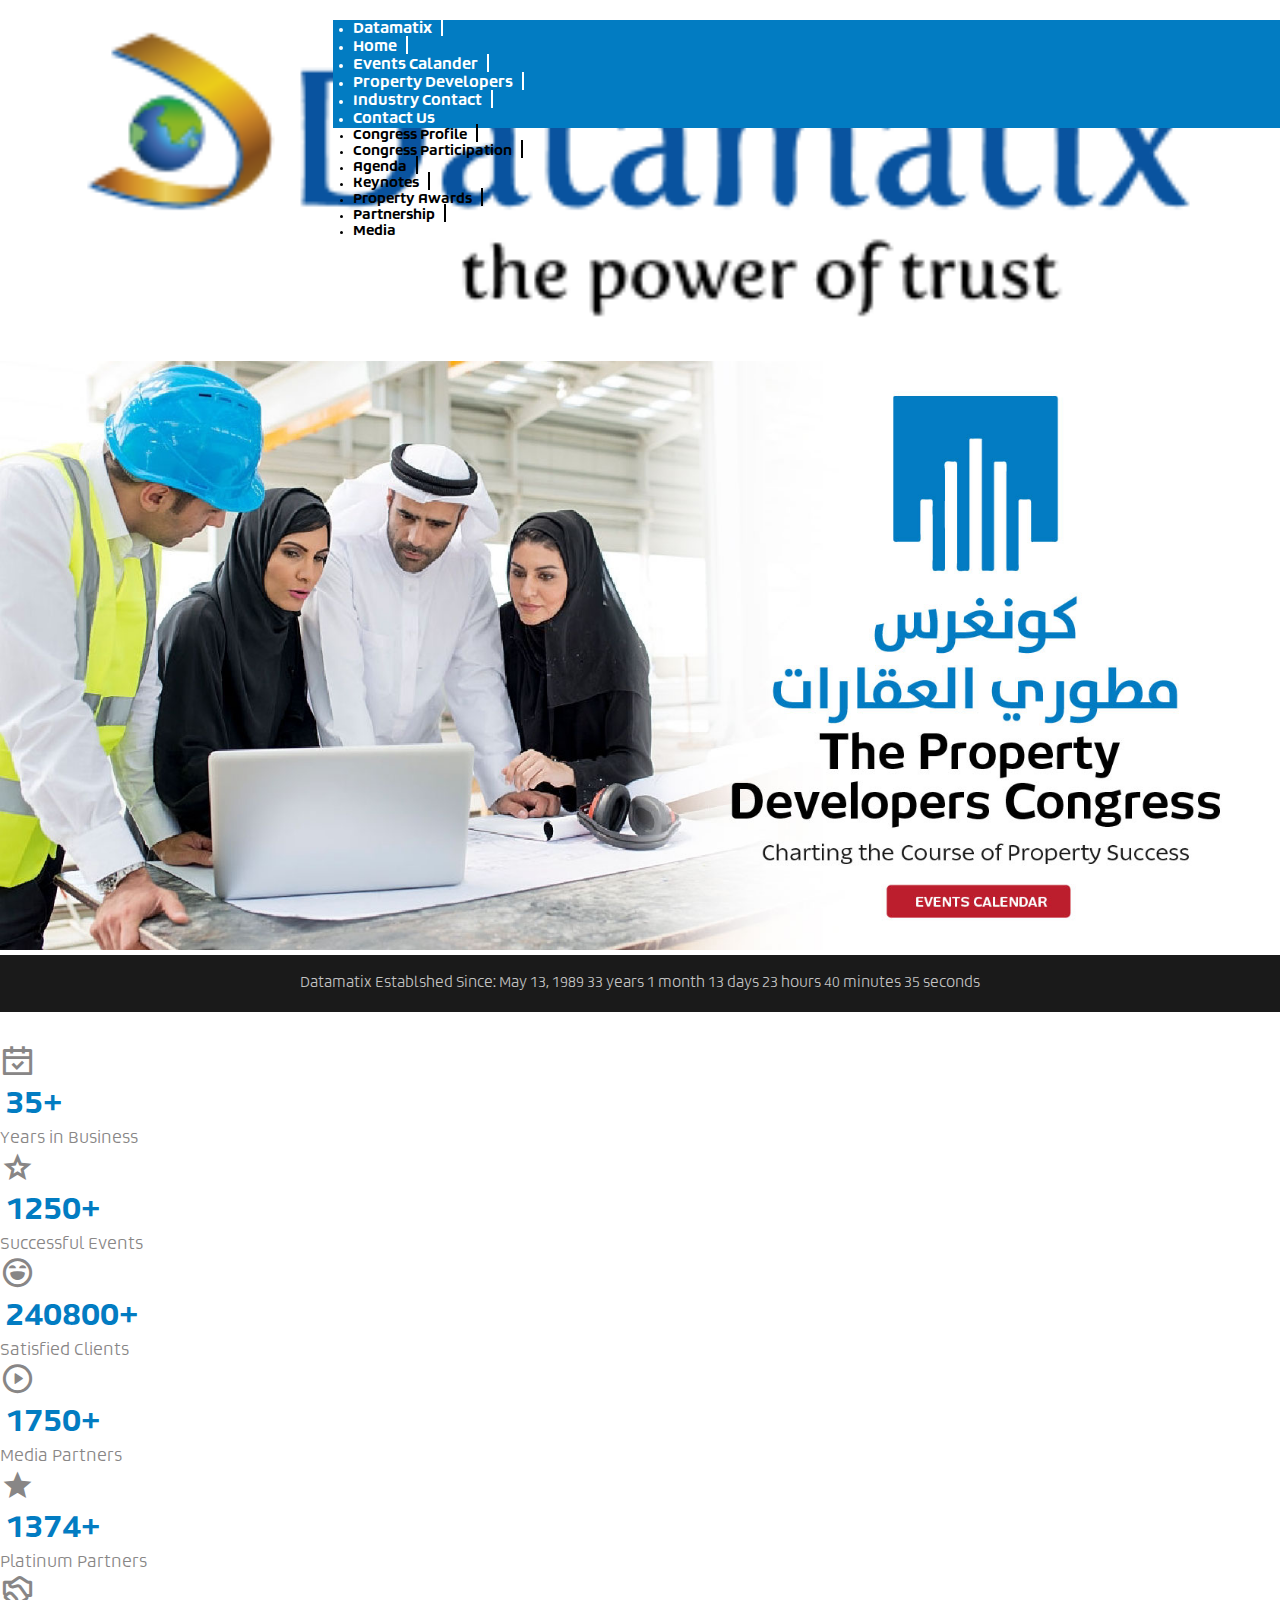
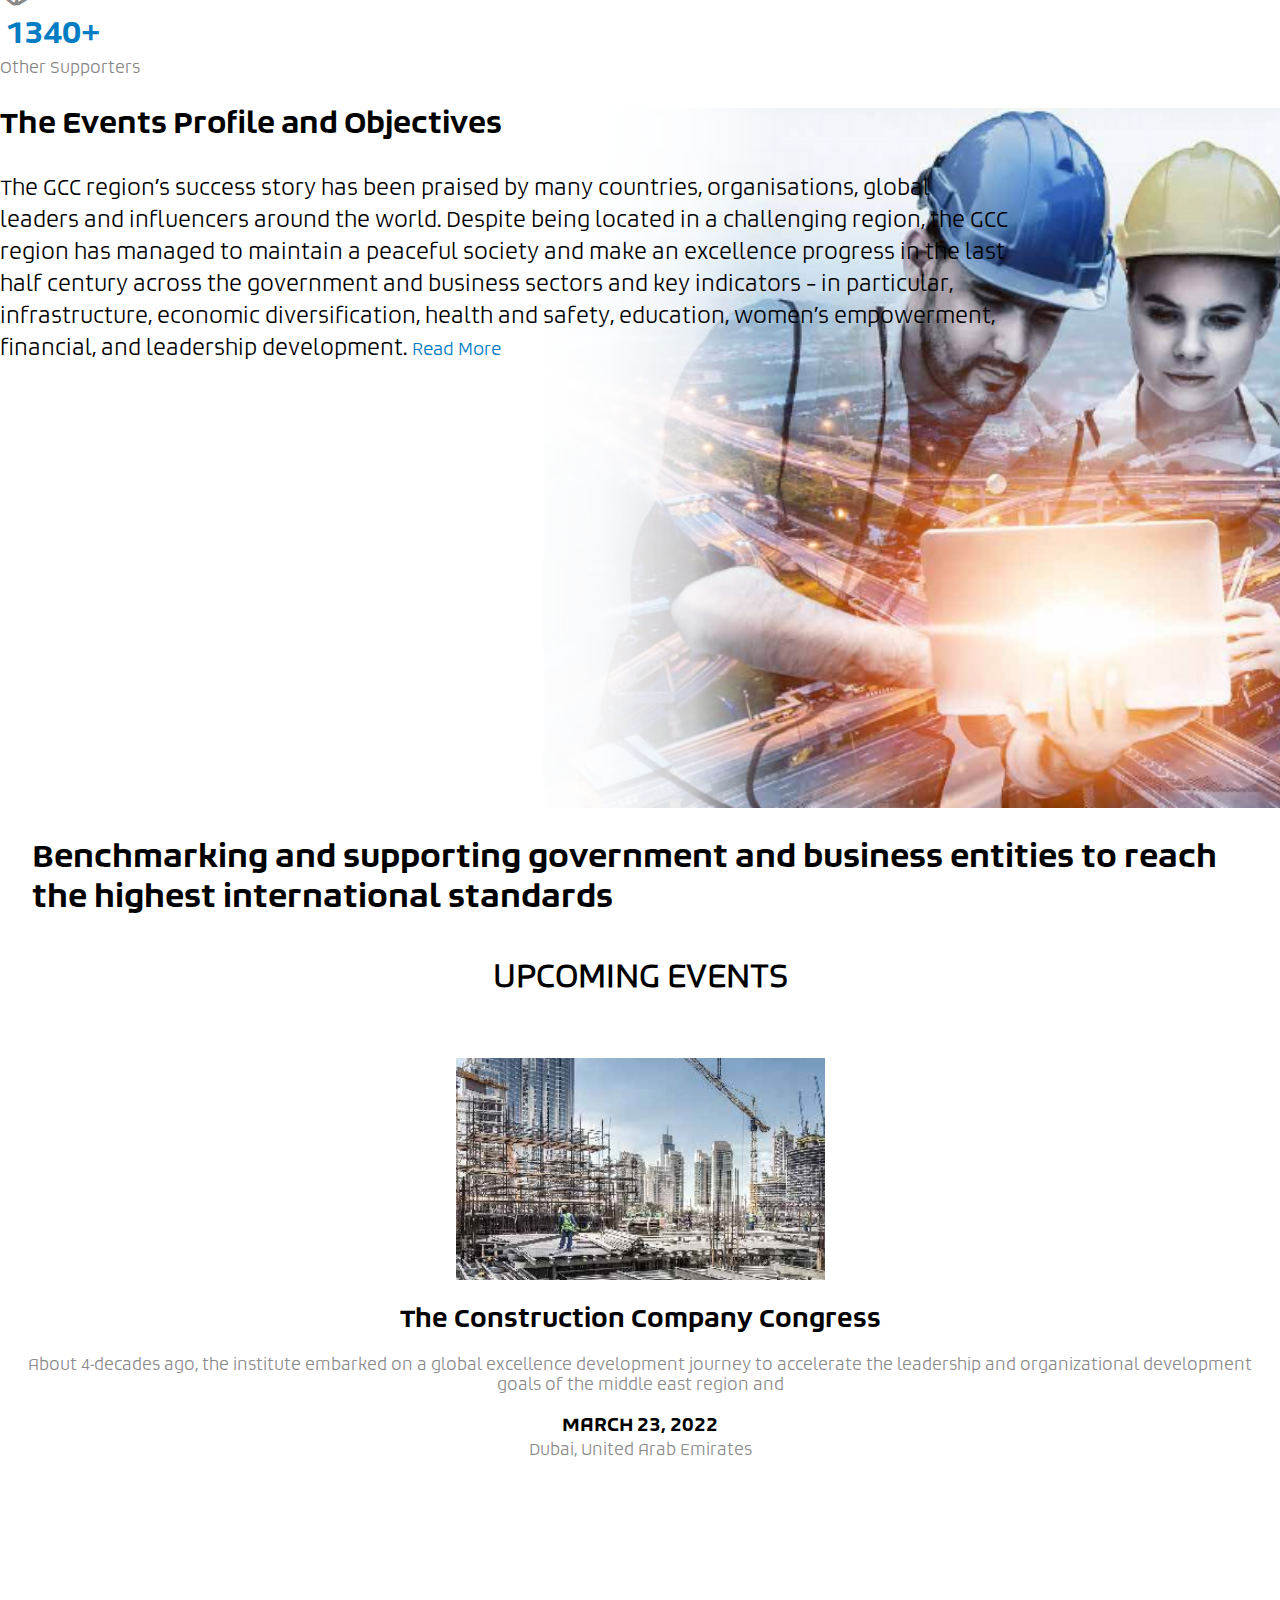
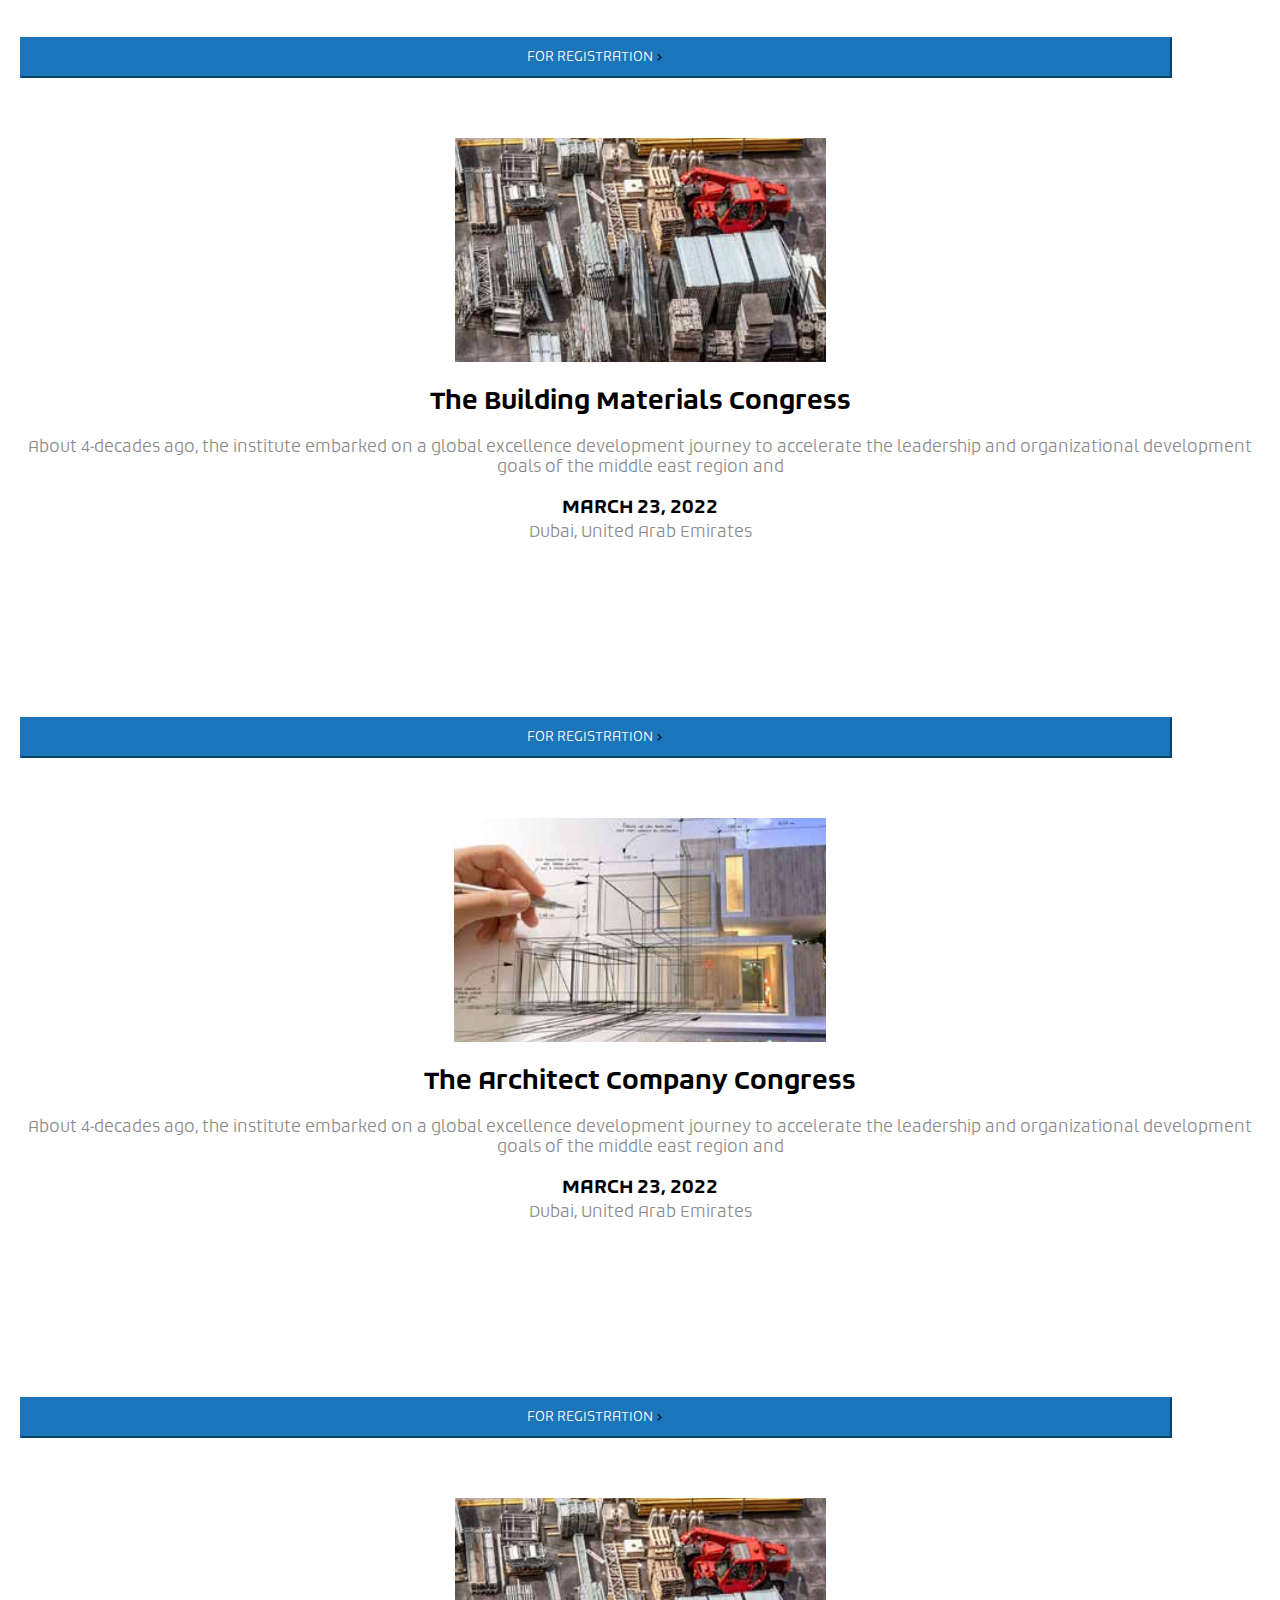
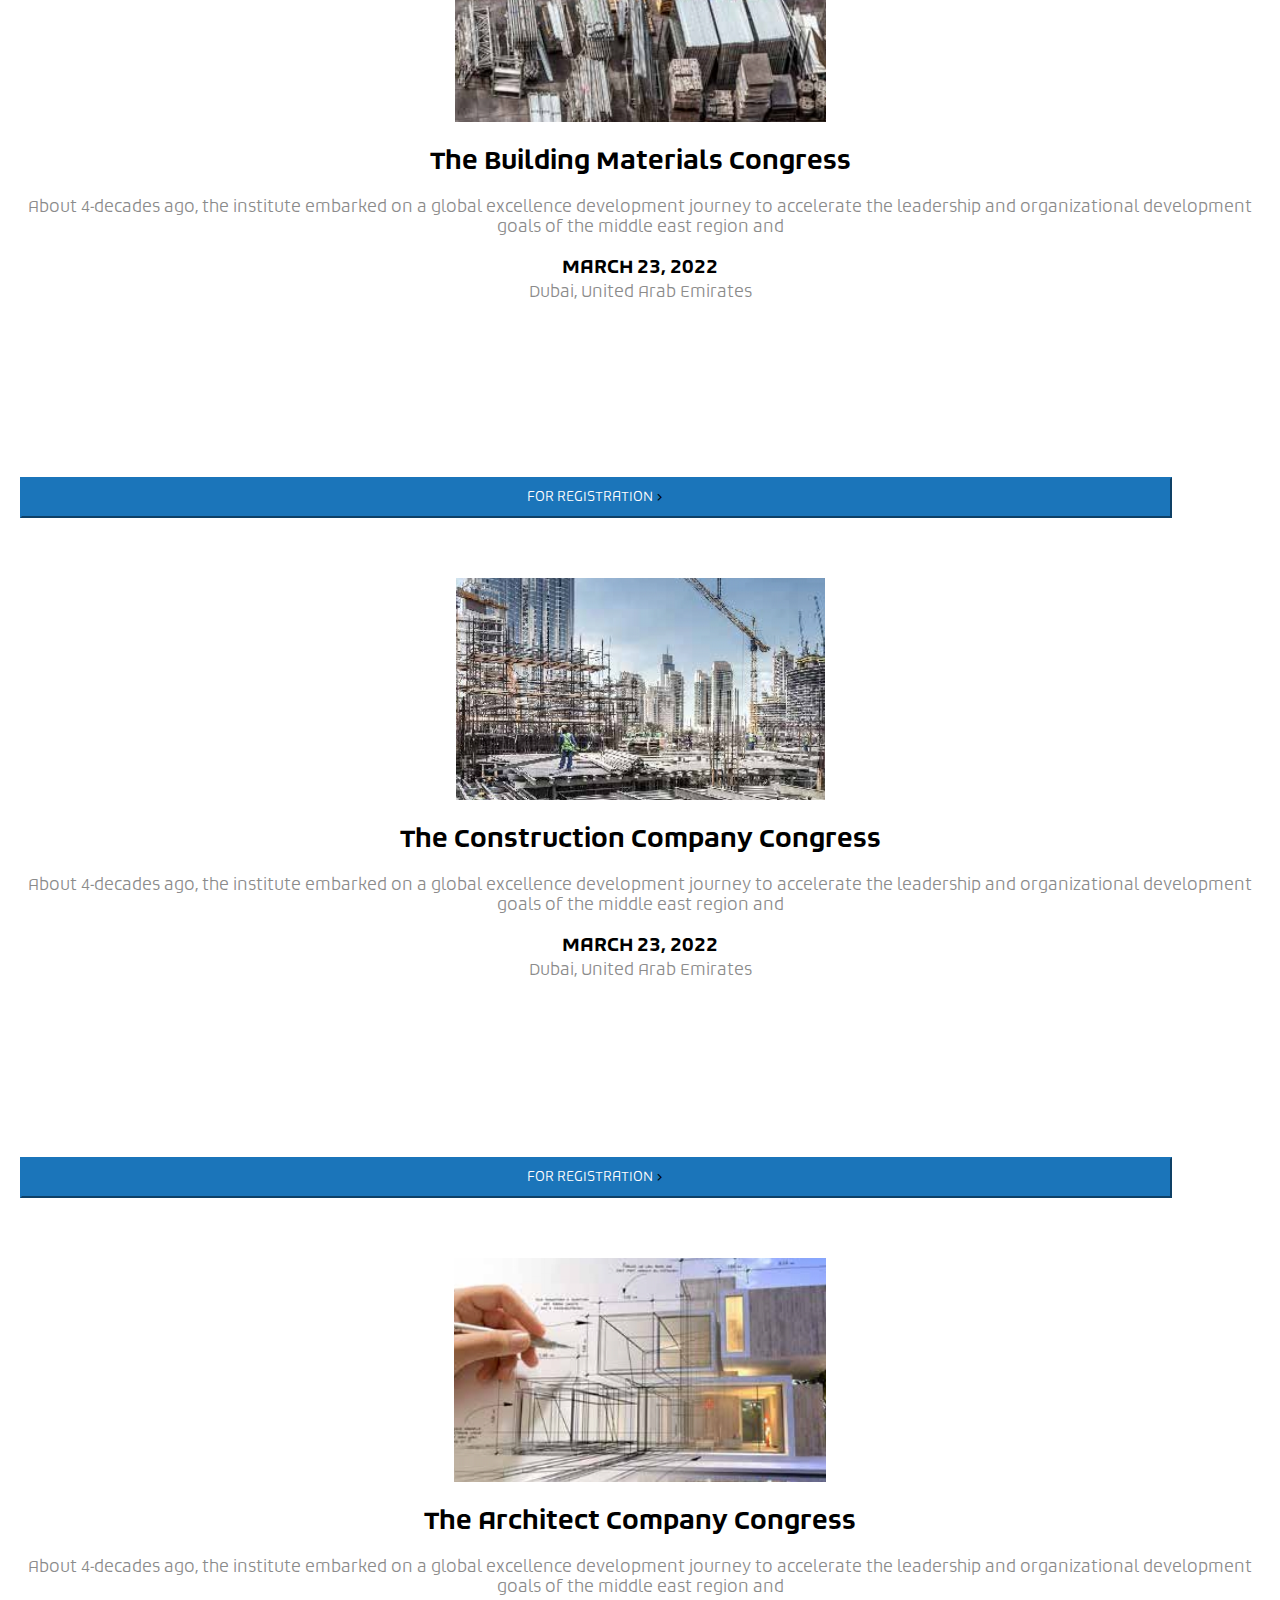
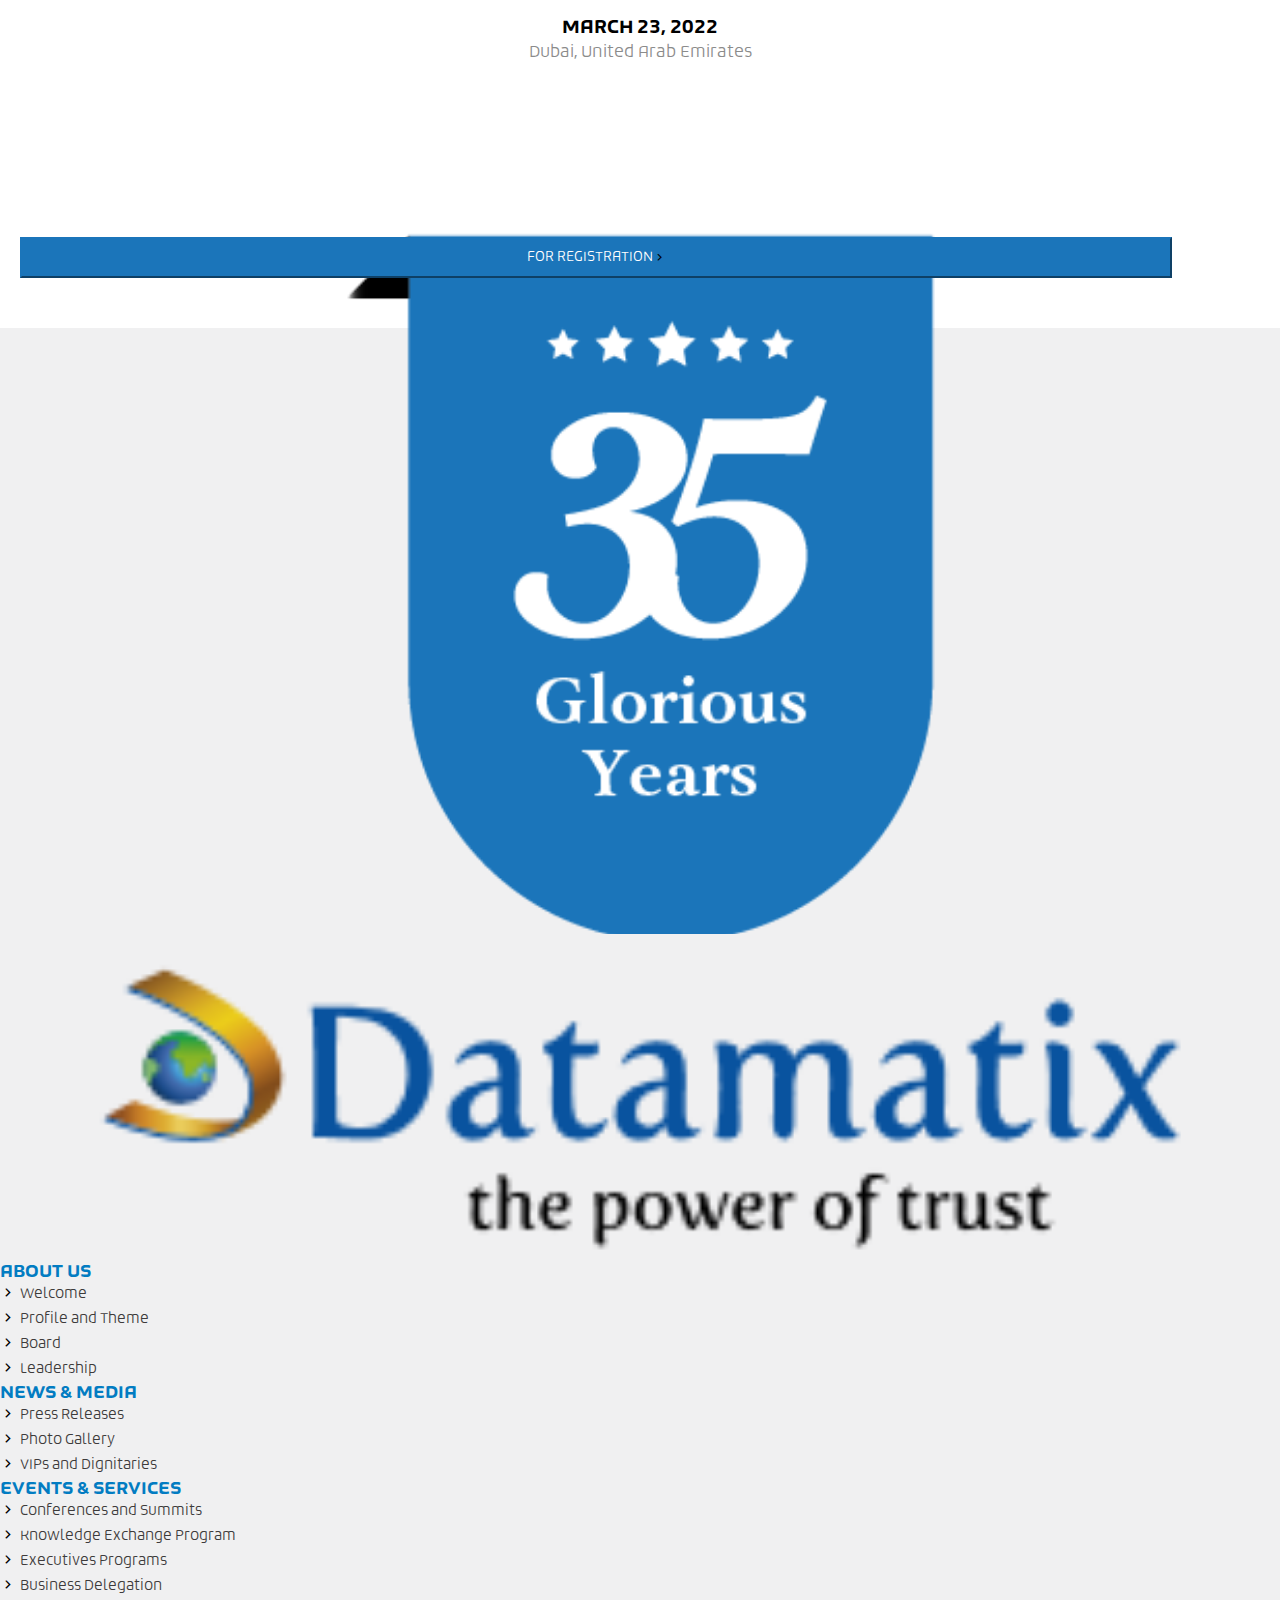
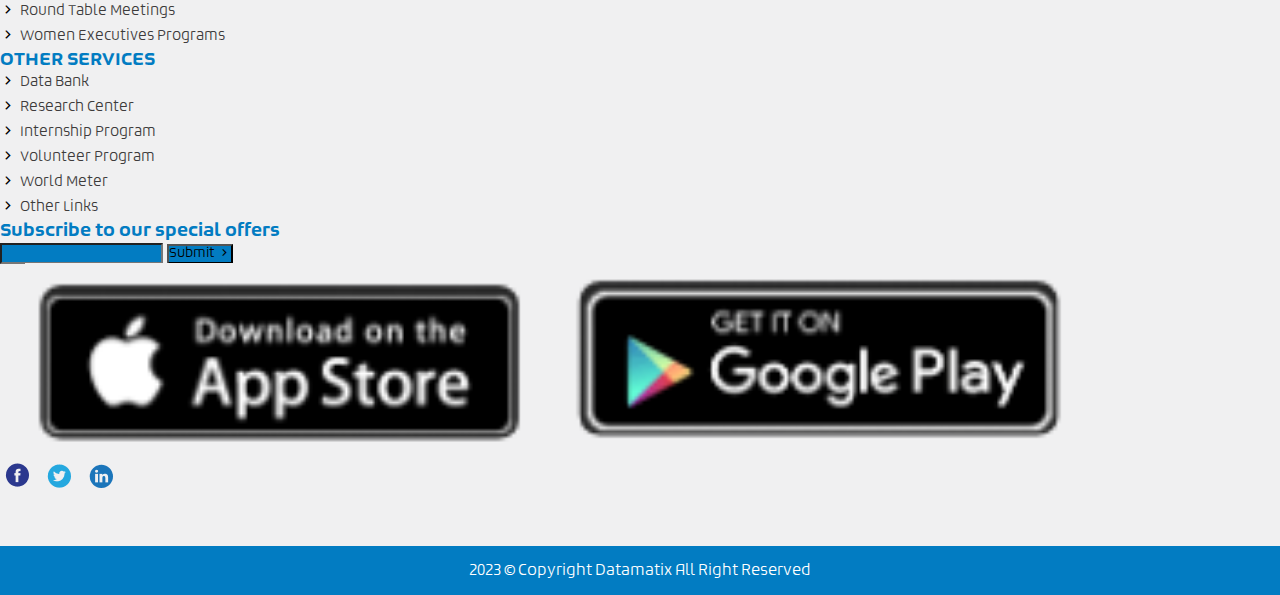
<file: propertyEvents.html>
<!DOCTYPE html>
<html lang="en">
  <head>
    <meta charset="utf-8">
    <meta name="viewport" content="width=device-width, initial-scale=1">
    <title>The Property Events </title>
    <link rel="stylesheet" href="./assets/fonts/remixicon.css" />
    <link href="https://cdn.jsdelivr.net/npm/bootstrap@5.3.2/dist/css/bootstrap.min.css" rel="stylesheet" integrity="sha384-T3c6CoIi6uLrA9TneNEoa7RxnatzjcDSCmG1MXxSR1GAsXEV/Dwwykc2MPK8M2HN" crossorigin="anonymous">    
    <script defer src="https://cdn.jsdelivr.net/npm/bootstrap@5.3.2/dist/js/bootstrap.bundle.min.js" integrity="sha384-C6RzsynM9kWDrMNeT87bh95OGNyZPhcTNXj1NW7RuBCsyN/o0jlpcV8Qyq46cDfL" crossorigin="anonymous"></script>
    <link rel="stylesheet" href="./assets/css/eventPrpStyle.css">
  </head>
  <body>

    <div class="home-screen">
        <!-- start header -->
        <header>
            <div class="container-fluid">
                <div class="row">
                    <div class="col-md-3">
                        <div class="left-part">
                            <a href="/"> 
                                <img src="./assets/img/logo.png" class="img-fluid" alt="logo">
                            </a>
                        </div>
                    </div>
                    <div class="col-md-9">
                        <div class="right-part">
                            <div class="top-nav">
                                <div class="container-fluid">
                                    <div class="row">
                                        <div class="col-12">
                                            <ul class="list-unstyled lists">
                                                <li class="list-inline-item">Datamatix</li>
                                                <li class="list-inline-item">
                                                    <a href="/index.html">Home</a>
                                                </li>
                                                <li class="list-inline-item">
                                                    <a href="/propertyEvents.html"> Events Calander </a>
                                                </li>
                                                <li class="list-inline-item">
                                                    <a href="/prop11th.html">Property Developers</a>
                                                </li>
                                                <li class="list-inline-item">Industry Contact</li>
                                                <li class="list-inline-item">Contact Us</li>
                                            </ul>
                                        </div>
                                        <!-- <div class="col-md-2 col-4">
                                            <div class="langs text-end">
                                                <span class="border-right pe-2">ENG</span>
                                                <span class="ps-1">AR</span>
                                            </div>
                                        </div> -->
                                    </div>
                                </div>
                            </div>

                            <div class="nav1">
                                <ul class="list-unstyled lists">
                                    <li class="list-inline-item">Congress Profile</li>
                                    <li class="list-inline-item">Congress Participation</li>
                                    <li class="list-inline-item">Agenda</li>
                                    <li class="list-inline-item">Keynotes </li>
                                    <li class="list-inline-item">Property Awards </li>
                                    <li class="list-inline-item">Partnership</li>
                                    <li class="list-inline-item">Media</li>
                                </ul>
                           </div>

                        </div>
                    </div>
                </div>
                
                
            </div>
        </header>
        <!-- end header -->

        <!-- start banner_main -->

        <div class="main-banner">
            <a href="./propertyEvents.html">
                <img src="./assets/img/event-main-banner.jpg" class="img-fluid" alt="banner" >
            </a>
        </div>
        <!-- end banner_main-->

        <div class="counter-top">
            <div class="container-fluid">
                <div class="row">
                    <div class="col-12 m-auto">
                        <p>
                            Datamatix Establshed Since: May 13, 1989 33 years 1 month 13 days 23 hours 40 minutes 35 seconds 
                        </p>
                    </div>
                </div>
            </div>
        </div>

        <!-- start Counter -->
        <div class="counter">
            <div class="container">
                <div class="row">
                    <div class="col-md-2 col-6">
                        <div class="counter-desc text-center">
                            <i class="ri-calendar-check-line"></i>
                            <h2>35+</h2>
                            <p>Years in Business</p>
                        </div>
                    </div>
                    <div class="col-md-2 col-6">
                        <div class="counter-desc text-center">
                            <i class="ri-star-s-line"></i>
                            <h2>1250+</h2>
                            <p>Successful Events</p>
                        </div>
                    </div>
                    <div class="col-md-2 col-6">
                        <div class="counter-desc text-center">
                            <i class="ri-emotion-laugh-line"></i>
                            <h2>240800+</h2>
                            <p>Satisfied Clients</p>
                        </div>
                    </div>
                    <div class="col-md-2 col-6">
                        <div class="counter-desc text-center">
                            <i class="ri-play-circle-line"></i>
                            <h2>1750+</h2>
                            <p>Media Partners</p>
                        </div>
                    </div>
                    <div class="col-md-2 col-6">
                        <div class="counter-desc text-center">
                            <i class="ri-star-s-fill"></i>
                            <h2>1374+</h2>
                            <p>Platinum Partners</p>
                        </div>
                    </div>
                    <div class="col-md-2 col-6">
                        <div class="counter-desc text-center">
                            <i class="ri-shake-hands-line"></i>
                            <h2>1340+</h2>
                            <p>Other Supporters</p>
                        </div>
                    </div>
                </div>
            </div>
        </div>
        <!-- end Counter -->

        <!-- <div class="datamatix-section">
            <div class="container">
                <div class="row">
                    <div class="col-12">
                        <h3>Conference Proﬁle and Objectives</h3>
                        <p>
                            The GCC region's success story has been praised by many countries, organisations, global  
                            influencers around the wold. Despite being located in a challenging region, the GCC 
                            region has managed to maintain a peaceful society and make an excellence progress 
                            in the last half century across the government and business sectors and key 
                            indicators - in particular, infrastructure, economic diversification, health 
                            and safety, education, women's empowerment, financial, and leadership development. 
                        </p>
                        <br>
                        <p>
                            Approximately 100 years ago, when the area was sustained by fishing and pearl diving 
                            for years, GCC then started looking for an alternative source of income and becoming 
                            the leading re-export ports, airports and many other diversified industries.  
                        </p>
                        <p>
                            During the 19th and earl 20th century's, the pearling industry thrived in the rlative 
                            calm at sea, providing both income and employment to the people of the GCC, It began 
                            to become a good economic resource for the local people. The decline of pearling 
                            in 1920s and 1930s resulted in a very difficult era, with little opportunity to 
                            build any infrastructure.  <a>Read More</a>
                        </p>
                       
                    </div>
                </div>
            </div>
        </div>
        <br> -->

        <!-- start banners -->
        <div class="bannerTop">

            <div class="container">
                <div class="row">
                    <div class="col-md-7 col-12">
                        <div class="datamatix-section">
                            <h3>The Events Proﬁle and Objectives</h3>
                            <p>
                                The GCC region’s success story has been
                                praised by many countries, organisations,
                                global leaders and inﬂuencers around the world. Despite being located in a challenging region,
                                the GCC region has managed to maintain a peaceful society and make an excellence
                                progress in the last half century across the government and business sectors and key 
                                indicators – in particular, infrastructure,
                                economic diversiﬁcation, health and safety, education, women’s empowerment, ﬁnancial,
                                and leadership development. <a href="/">Read More</a>
                            </p>
                        </div>
                    </div>
                </div>
            </div>
        </div>

        <div class="container">
            <h2 class="banner_title text-center" style="margin: 30px auto;">
                Benchmarking and supporting government and business entities to reach the highest international standards</h2>
        </div> 

        <!-- <div class="banner-1 banner">
            <div class="over">
                <div class="container">
                    <div class="row">
                        <div class="col-md-5 col-11 text-left">
                            <div class="banner-text">
                                <h3>
                                    REAL ESTATE <br>
                                    EXCELLENCE, <br>
                                    EVERY TIME.
                                </h3>
                                <p>
                                    Quater Century <br>
                                    Leadership Development and Global Knowledge Exchange and Best Practices Discussion
                                </p>
                            </div>
                        </div>
                        <div class="col-md-7 col-1"></div>
                    </div>
                </div>
            </div>
        </div> -->

        <!-- <div class="container">
            <h2 class="banner_title">Benchmarking and supporting government and business entities to reach the highest international standards</h2>
            <p class="banner_text">
                During the 19th and early 20th century’s, the pearling industry thrived in the relative 
                calm at sea, providing both income and employment to the people of the GCC. 
                It began to become a good economic resource for the local people. The decline of pearling 
                in 1920s and 1930s resulted in a very difﬁcult era, with little opportunity to build any 
                infrastructure.
            </p>
        </div> -->

        <!-- <div class="banner-2 banner">
            <div class="over">
                <div class="container">
                    <div class="row">
                        <div class="col-md-7 col-1"></div>
                        <div class="col-md-5 col-11 text-end">
                            <div class="banner-text">
                                <h3>
                                    BEST QUALITY <br>
                                    CONSTRUCTION <br>
                                    MATERIAL
                                </h3>
                                <p>
                                    Quater Century <br>
                                    Leadership Development and Global Knowledge Exchange and Best Practices Discussion
                                </p>
                            </div>
                        </div>
                    </div>
                </div>
            </div>
        </div> -->

        <!-- <div class="banner-3 banner">
            <div class="over">
                <div class="container">
                    <div class="row">
                        <div class="col-md-5 col-11 text-left">
                            <div class="banner-text">
                                <h3>
                                    INNOVATING <br>
                                    ARCHITECTURE, <br>
                                    REDEFINING <br>
                                    ENVIRONMENTS.
                                </h3>
                                <p>
                                    Quater Century <br>
                                    Leadership Development and Global Knowledge Exchange and Best Practices Discussion
                                </p>
                            </div>
                        </div>
                        <div class="col-md-7 col-1"></div>
                    </div>
                </div>
            </div>
        </div> -->

        <!-- <div class="banner-4 banner">
            <div class="over">
                <div class="container">
                    <div class="row">
                        <div class="col-md-7 col-1"></div>
                        <div class="col-md-5 col-11 text-end">
                            <div class="banner-text">
                                <h3>
                                    REALIZE<br>
                                    YOUR PROPERTY <br>
                                    DREAMS
                                </h3>
                                <p>
                                    Quater Century <br>
                                    Leadership Development and Global Knowledge Exchange and Best Practices Discussion
                                </p>
                            </div>
                        </div>
                    </div>
                </div>
            </div>
        </div> -->

        <!-- <div class="banner-5 banner">
            <div class="over">
                <div class="container">
                    <div class="row">
                        <div class="col-md-5 col-11 text-left">
                            <div class="banner-text">
                                <h3>
                                    RAISING <br>
                                    THE BAR IN <br>
                                    CONSTRUCTION.
                                </h3>
                                <p>
                                    Quater Century <br>
                                    Leadership Development and Global Knowledge Exchange and Best Practices Discussion
                                </p>
                            </div>
                        </div>
                        <div class="col-md-7 col-1"></div>
                    </div>
                </div>
            </div>
        </div> -->

        <!-- end banners -->

        <!-- <div class="container text-center">
            <h2 class="banner_title text-center">Benchmarking and supporting government and business entities to reach the highest international standards</h2>
        </div> -->

        <!-- <div class="categories">
            <div class="container">
                <div class="row">
                    <div class="col-lg-4 col-md-6 col-12">
                        <div class="cat">
                            <img src="./assets/img/category1.png" width="320" height="260" class="img-fluid" alt="img1">
                        </div>
                    </div>
                    <div class="col-lg-4 col-md-6 col-12">
                        <div class="cat">
                            <img src="./assets/img/category2.png" width="320" height="260" class="img-fluid" alt="img2">
                        </div>
                    </div>
                    <div class="col-lg-4 col-md-6 col-12">
                        <div class="cat">

                            <img src="./assets/img/category3.png" width="320" height="260" class="img-fluid" alt="img3">
                        </div>
                    </div>
                    <div class="col-lg-4 col-md-6 col-12">
                        <div class="cat">
                            <img src="./assets/img/category4.png" width="320" height="260" class="img-fluid" alt="img4">
                        </div>
                    </div>
                    <div class="col-lg-4 col-md-6 col-12">
                        <div class="cat">
                            <img src="./assets/img/category5.png" width="320" height="260" class="img-fluid" alt="img5">
                        </div>
                    </div>
                    <div class="col-lg-4 col-md-6 col-12">
                        <div class="cat">
                            <img src="./assets/img/category6.png" width="320" height="260" class="img-fluid" alt="img6">
                        </div>
                    </div>
                </div>
            </div>
        </div> -->

        <!-- start UPCOMING EVENTS -->
        <!-- end UPCOMING EVENTS -->
        <div class="events">
            <div class="container">
                <h3>UPCOMING EVENTS</h3>
                <div class="row">
                    <div class="col-md-4 col-12">
                        <div class="event-card ">
                            <img src="./assets/img/event1.png" alt="event1" class="img-fluid">
                            <h5>
                                <a href="https://the-construction-home.vercel.app/"> The Construction Company Congress</a>
                            </h5>
                            <div class="card-body">
                                <p>About 4-decades ago, the institute embarked on a global excellence development journey to accelerate the leadership and organizational development goals of the middle east region and</p>
                            </div>
                            <div class="card-footer">
                                <h6>MARCH 23, 2022</h6>
                                <p>Dubai, United Arab Emirates</p>
                            </div>
                            <button class="btn btn-primary">
                                <a href="https://the-construction-home.vercel.app/">FOR REGISTRATION</a>
                                <i class="ri-arrow-right-s-line ms-2"></i>
                            </button>
                        </div>
                    </div>
                    <div class="col-md-4 col-12">
                        <div class="event-card ">
                            <img src="./assets/img/event4.png" alt="event4" class="img-fluid">
                            <h5>
                                <a href="https://datamatixgroup.com/Conference/building/">The Building Materials Congress</a>
                            </h5>
                            <div class="card-body">
                                <p>About 4-decades ago, the institute embarked on a global excellence development journey to accelerate the leadership and organizational development goals of the middle east region and</p>
                            </div>
                            <div class="card-footer">
                                <h6>MARCH 23, 2022</h6>
                                <p>Dubai, United Arab Emirates</p>
                            </div>
                            <button class="btn btn-primary">
                                <a href="https://datamatixgroup.com/Conference/building/">FOR REGISTRATION</a>
                                <i class="ri-arrow-right-s-line ms-2"></i>
                            </button>
                        </div>
                    </div>
                    <div class="col-md-4 col-12">
                        <div class="event-card">
                            <img src="./assets/img/event3.png" alt="event3" class="img-fluid">
                            <h5>
                                <a href="https://datamatixgroup.com/Conference/ARCHITECT/">The Architect Company Congress</a>
                            </h5>
                            <div class="card-body">
                                <p>About 4-decades ago, the institute embarked on a global excellence development journey to accelerate the leadership and organizational development goals of the middle east region and</p>
                            </div>
                            <div class="card-footer">
                                <h6>MARCH 23, 2022</h6>
                                <p>Dubai, United Arab Emirates</p>
                            </div>
                            <button class="btn btn-primary">
                                <a href="https://datamatixgroup.com/Conference/ARCHITECT/">FOR REGISTRATION</a>
                                <i class="ri-arrow-right-s-line ms-2"></i>
                            </button>
                        </div>
                    </div>
                    <div class="col-md-4 col-12">
                        <div class="event-card ">
                            <img src="./assets/img/event4.png" alt="event4" class="img-fluid">
                            <h5>
                                <a href="https://datamatixgroup.com/Conference/building/">The Building Materials Congress</a>
                            </h5>
                            <div class="card-body">
                                <p>About 4-decades ago, the institute embarked on a global excellence development journey to accelerate the leadership and organizational development goals of the middle east region and</p>
                            </div>
                            <div class="card-footer">
                                <h6>MARCH 23, 2022</h6>
                                <p>Dubai, United Arab Emirates</p>
                            </div>
                            <button class="btn btn-primary">
                                <a href="https://datamatixgroup.com/Conference/building/">FOR REGISTRATION</a>
                                <i class="ri-arrow-right-s-line ms-2"></i>
                            </button>
                        </div>
                    </div>
                    <div class="col-md-4 col-12">
                        <div class="event-card ">
                            <img src="./assets/img/event1.png" alt="event1" class="img-fluid">
                            <h5>
                                <a href="https://the-construction-home.vercel.app/"> The Construction Company Congress</a>
                            </h5>
                            <div class="card-body">
                                <p>About 4-decades ago, the institute embarked on a global excellence development journey to accelerate the leadership and organizational development goals of the middle east region and</p>
                            </div>
                            <div class="card-footer">
                                <h6>MARCH 23, 2022</h6>
                                <p>Dubai, United Arab Emirates</p>
                            </div>
                            <button class="btn btn-primary">
                                <a href="https://the-construction-home.vercel.app/">FOR REGISTRATION</a>
                                <i class="ri-arrow-right-s-line ms-2"></i>
                            </button>
                        </div>
                    </div>
                    <div class="col-md-4 col-12">
                        <div class="event-card">
                            <img src="./assets/img/event3.png" alt="event3" class="img-fluid">
                            <h5>
                                <a href="https://datamatixgroup.com/Conference/ARCHITECT/">The Architect Company Congress</a>
                            </h5>
                            <div class="card-body">
                                <p>About 4-decades ago, the institute embarked on a global excellence development journey to accelerate the leadership and organizational development goals of the middle east region and</p>
                            </div>
                            <div class="card-footer">
                                <h6>MARCH 23, 2022</h6>
                                <p>Dubai, United Arab Emirates</p>
                            </div>
                            <button class="btn btn-primary">
                                <a href="https://datamatixgroup.com/Conference/ARCHITECT/">FOR REGISTRATION</a>
                                <i class="ri-arrow-right-s-line ms-2"></i>
                            </button>
                        </div>
                    </div>

                    <!-- <div class="col-md-4 col-12">
                        <div class="event-card">
                            <img src="./assets/img/event3.png" alt="event3" class="img-fluid">
                            <h5>
                                <a href="https://datamatixgroup.com/Conference/ARCHITECT/">The Architect Company Congress</a>
                            </h5>
                            <div class="card-body">
                                <p>About 4-decades ago, the institute embarked on a global excellence development journey to accelerate the leadership and organizational development goals of the middle east region and</p>
                            </div>
                            <div class="card-footer">
                                <h6>MARCH 23, 2022</h6>
                                <p>Dubai, United Arab Emirates</p>
                            </div>
                            <button class="btn btn-primary">
                                <a href="https://datamatixgroup.com/Conference/ARCHITECT/">FOR REGISTRATION</a>
                                <i class="ri-arrow-right-s-line ms-2"></i>
                            </button>
                        </div>
                    </div>
                    <div class="col-md-4 col-12">
                        <div class="event-card ">
                            <img src="./assets/img/event4.png" alt="event4" class="img-fluid">
                            <h5>
                                <a href="https://datamatixgroup.com/Conference/building/">The Building Materials Congress</a>
                            </h5>
                            <div class="card-body">
                                <p>About 4-decades ago, the institute embarked on a global excellence development journey to accelerate the leadership and organizational development goals of the middle east region and</p>
                            </div>
                            <div class="card-footer">
                                <h6>MARCH 23, 2022</h6>
                                <p>Dubai, United Arab Emirates</p>
                            </div>
                            <button class="btn btn-primary">
                                <a href="https://datamatixgroup.com/Conference/building/">FOR REGISTRATION</a>
                                <i class="ri-arrow-right-s-line ms-2"></i>
                            </button>
                        </div>
                    </div>
                    <div class="col-md-4 col-12">
                        <div class="event-card ">
                            <img src="./assets/img/event1.png" alt="event1" class="img-fluid">
                            <h5>
                                <a href="https://the-construction-home.vercel.app/"> The Construction Company Congress</a>
                            </h5>
                            <div class="card-body">
                                <p>About 4-decades ago, the institute embarked on a global excellence development journey to accelerate the leadership and organizational development goals of the middle east region and</p>
                            </div>
                            <div class="card-footer">
                                <h6>MARCH 23, 2022</h6>
                                <p>Dubai, United Arab Emirates</p>
                            </div>
                            <button class="btn btn-primary">
                                <a href="https://the-construction-home.vercel.app/">FOR REGISTRATION</a>
                                <i class="ri-arrow-right-s-line ms-2"></i>
                            </button>
                        </div>
                    </div> -->
                    
                </div>
            </div>
        </div>

        <!-- <div class="container">
            <h2 class="banner_title text-center" style="margin: 30px auto;">
                Benchmarking and supporting government and business entities to reach the highest international standards</h2>
        </div>  -->

        <!-- start gallery -->
        <!-- <div class="gallery">
            <div class="container">
                <div class="row">
                    <div class="col-12">
                        <button class="btn btn-primary">GALLERY</button>
                    </div>
                </div>
                <div class="row">
                    <div class=" col-md-4 col-sm-6 col-12">
                        <img src="./assets/img/category1.png" width="320" height="260" class="img-fluid">
                    </div>
                    <div class=" col-md-4 col-sm-6 col-12">
                        <img src="./assets/img/category2.png" width="320" height="260" class="img-fluid">
                    </div>
                    <div class=" col-md-4 col-sm-6 col-12">
                        <img src="./assets/img/category3.png" width="320" height="260" class="img-fluid">
                    </div>
                    <div class=" col-md-4 col-sm-6 col-12">
                        <img src="./assets/img/category4.png" width="320" height="260" class="img-fluid">
                    </div>
                    <div class=" col-md-4 col-sm-6 col-12">
                        <img src="./assets/img/category5.png" width="320" height="260" class="img-fluid">
                    </div>
                    <div class=" col-md-4 col-sm-6 col-12">
                        <img src="./assets/img/category6.png" width="320" height="260" class="img-fluid">
                    </div>
                </div>
            </div>
        </div> -->
        <!-- end gallery -->

        <!-- start footer -->
        <footer>
            <div class="container">
                <div class="row mb-4">
                    <div class="col-md-3 col-12 text-sm-center">
                        <div class="logo">
                            <img class="img-fluid" src="./assets/img/logo-footer.png" alt="logo3">
                            <img class="img-fluid logo2" src="./assets/img/logo-footer2.png" alt="logo2">
                        </div>
                    </div>

                    <div class="col-md-2 col-6">
                        <h5>ABOUT US</h5>
                        <div class="links d-flex">
                            <i class="ri-arrow-right-s-line"></i>
                            <span>Welcome</span>
                        </div>
                        <div class="links d-flex">
                            <i class="ri-arrow-right-s-line"></i>
                            <span> Profile and Theme </span>
                        </div>
                        <div class="links d-flex">
                            <i class="ri-arrow-right-s-line"></i>
                            <span>Board</span>
                        </div>
                        <div class="links d-flex">
                            <i class="ri-arrow-right-s-line"></i>
                            <span>Leadership</span>
                        </div>
                    </div>

                    <div class="col-md-2 col-6">
                        <h5>NEWS & MEDIA</h5>
                        <div class="links d-flex">
                            <i class="ri-arrow-right-s-line"></i>
                            <span>Press Releases</span>
                        </div>
                        <div class="links d-flex">
                            <i class="ri-arrow-right-s-line"></i>
                            <span>Photo Gallery</span>
                        </div>
                        <div class="links d-flex">
                            <i class="ri-arrow-right-s-line"></i>
                            <span>VIPs and Dignitaries</span>
                        </div>
                    </div>

                    <div class="col-md-3 col-6">
                        <h5>EVENTS & SERVICES </h5>
                        <div class="links d-flex">
                            <i class="ri-arrow-right-s-line"></i>
                            <span>Conferences and Summits </span>
                        </div>
                        <div class="links d-flex">
                            <i class="ri-arrow-right-s-line"></i>
                            <span>Knowledge Exchange Program</span>
                        </div>
                        <div class="links d-flex">
                            <i class="ri-arrow-right-s-line"></i>
                            <span>Executives Programs </span>
                        </div>
                        <div class="links d-flex">
                            <i class="ri-arrow-right-s-line"></i>
                            <span>Business Delegation</span>
                        </div>
                        <div class="links d-flex">
                            <i class="ri-arrow-right-s-line"></i>
                            <span>Round Table Meetings</span>
                        </div>
                        <div class="links d-flex">
                            <i class="ri-arrow-right-s-line"></i>
                            <span>Women Executives Programs</span>
                        </div>
                    </div>

                    <div class="col-md-2 col-6">
                        <h5>OTHER SERVICES</h5>
                        <div class="links d-flex">
                            <i class="ri-arrow-right-s-line"></i>
                            <span>Data Bank</span>
                        </div>
                        <div class="links d-flex">
                            <i class="ri-arrow-right-s-line"></i>
                            <span>Research Center</span>
                        </div>
                        <div class="links d-flex">
                            <i class="ri-arrow-right-s-line"></i>
                            <span>Internship Program </span>
                        </div>
                        <div class="links d-flex">
                            <i class="ri-arrow-right-s-line"></i>
                            <span>Volunteer Program </span>
                        </div>
                        <div class="links d-flex">
                            <i class="ri-arrow-right-s-line"></i>
                            <span>World Meter </span>
                        </div>
                        <div class="links d-flex">
                            <i class="ri-arrow-right-s-line"></i>
                            <span>Other Links</span>
                        </div>
                    </div>

                    <!-- <div class="col-md-2 col-sm-4 col-6">
                        <h5>Advertise</h5>
                        <div class="links d-flex">
                            <i class="ri-arrow-right-s-line"></i>
                            <span>Consultancy</span>
                        </div>
                        <div class="links d-flex">
                            <i class="ri-arrow-right-s-line"></i>
                            <span>Criteria Devp.</span>
                        </div>
                        <div class="links d-flex">
                            <i class="ri-arrow-right-s-line"></i>
                            <span>Old Links</span>
                        </div>
                    </div> -->

                </div>
                <div class="row">
                    <!-- <div class="col-md-2"></div> -->
                    <div class="col-12">
                        <label for="subscribe" class="form-label subscribe-label">Subscribe to our special offers</label>
                    </div>
                </div>
                <div class="row mb-2">
                    <!-- <div class="col-md-2"></div> -->
                    <div class="col-md-7">
                        <form>
                            <div class="d-flex">
                                <input type="text" class="form-control me-3" id="subscribe">
                                <button type="submit" class="btn btn-primary d-flex">
                                    Submit
                                    <i class="ri-arrow-right-s-line ml-1"></i>
                                </button>
                            </div>
                        </form>
                    </div>
                    <div class="col-md-3 text-sm-center">
                        <div class="icon-download d-flex">
                            <img src="./assets/img/footer-1.png" width="90" class="img-fluid" alt="dwmload1">
                            <img src="./assets/img/footer-2.png" width="90" class="img-fluid" alt="dwmload2">
                        </div>
                    </div>
                    <div class="col-md-2 text-sm-center">
                        <div class="social d-flex">
                            <img src="./assets/img/icon-1.png" class="img-fluid" alt="dwmload1">
                            <img src="./assets/img/icon-2.png" class="img-fluid" alt="dwmload2">
                            <img src="./assets/img/icon-3.png" class="img-fluid" alt="dwmload2">
                        </div>
                    </div>
                </div>
            </div>
            <div class="copy-right">
                <div class="container">
                    <div class="row">
                        <div class="col-12">
                            <p>2023 &COPY; Copyright Datamatix All Right Reserved </p>
                        </div>
                    </div>
                </div>
            </div>
        </footer>
        <!-- end footer -->
       
    </div>

    </body>
</html>
</file>
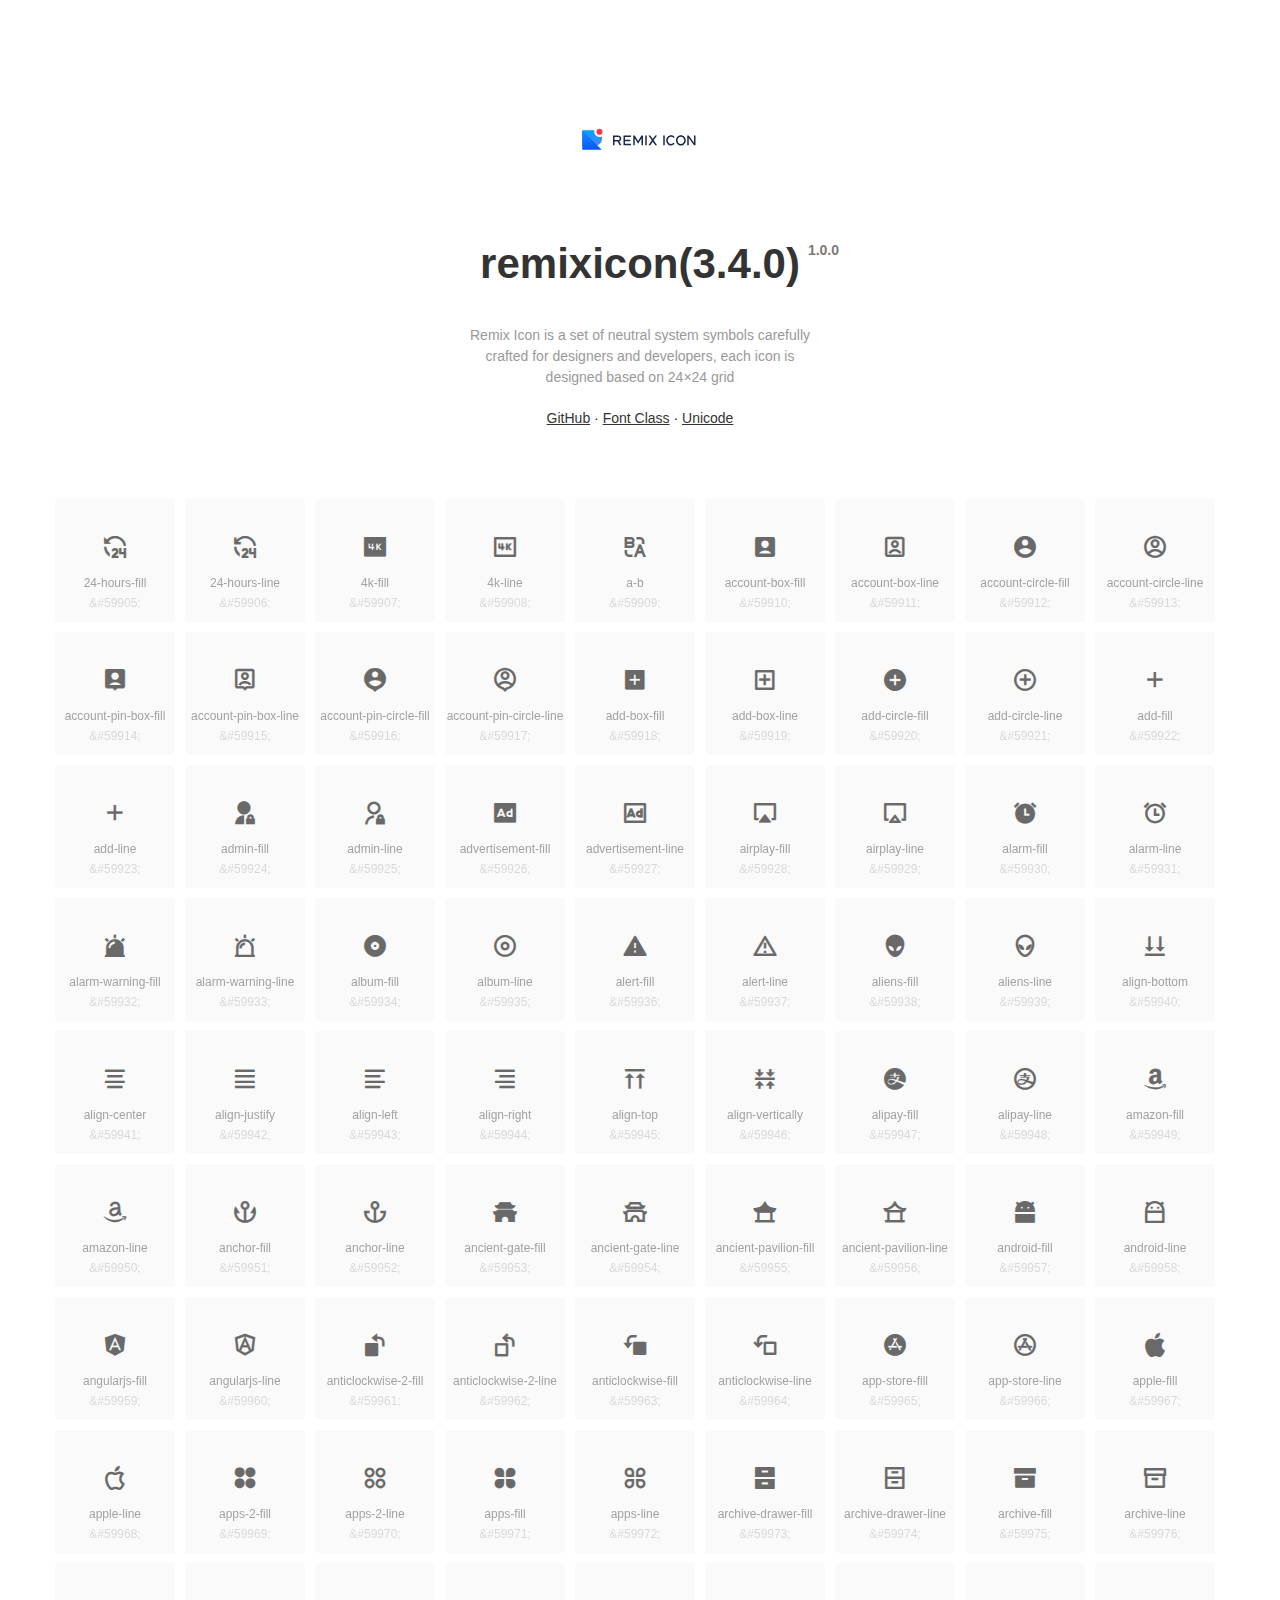
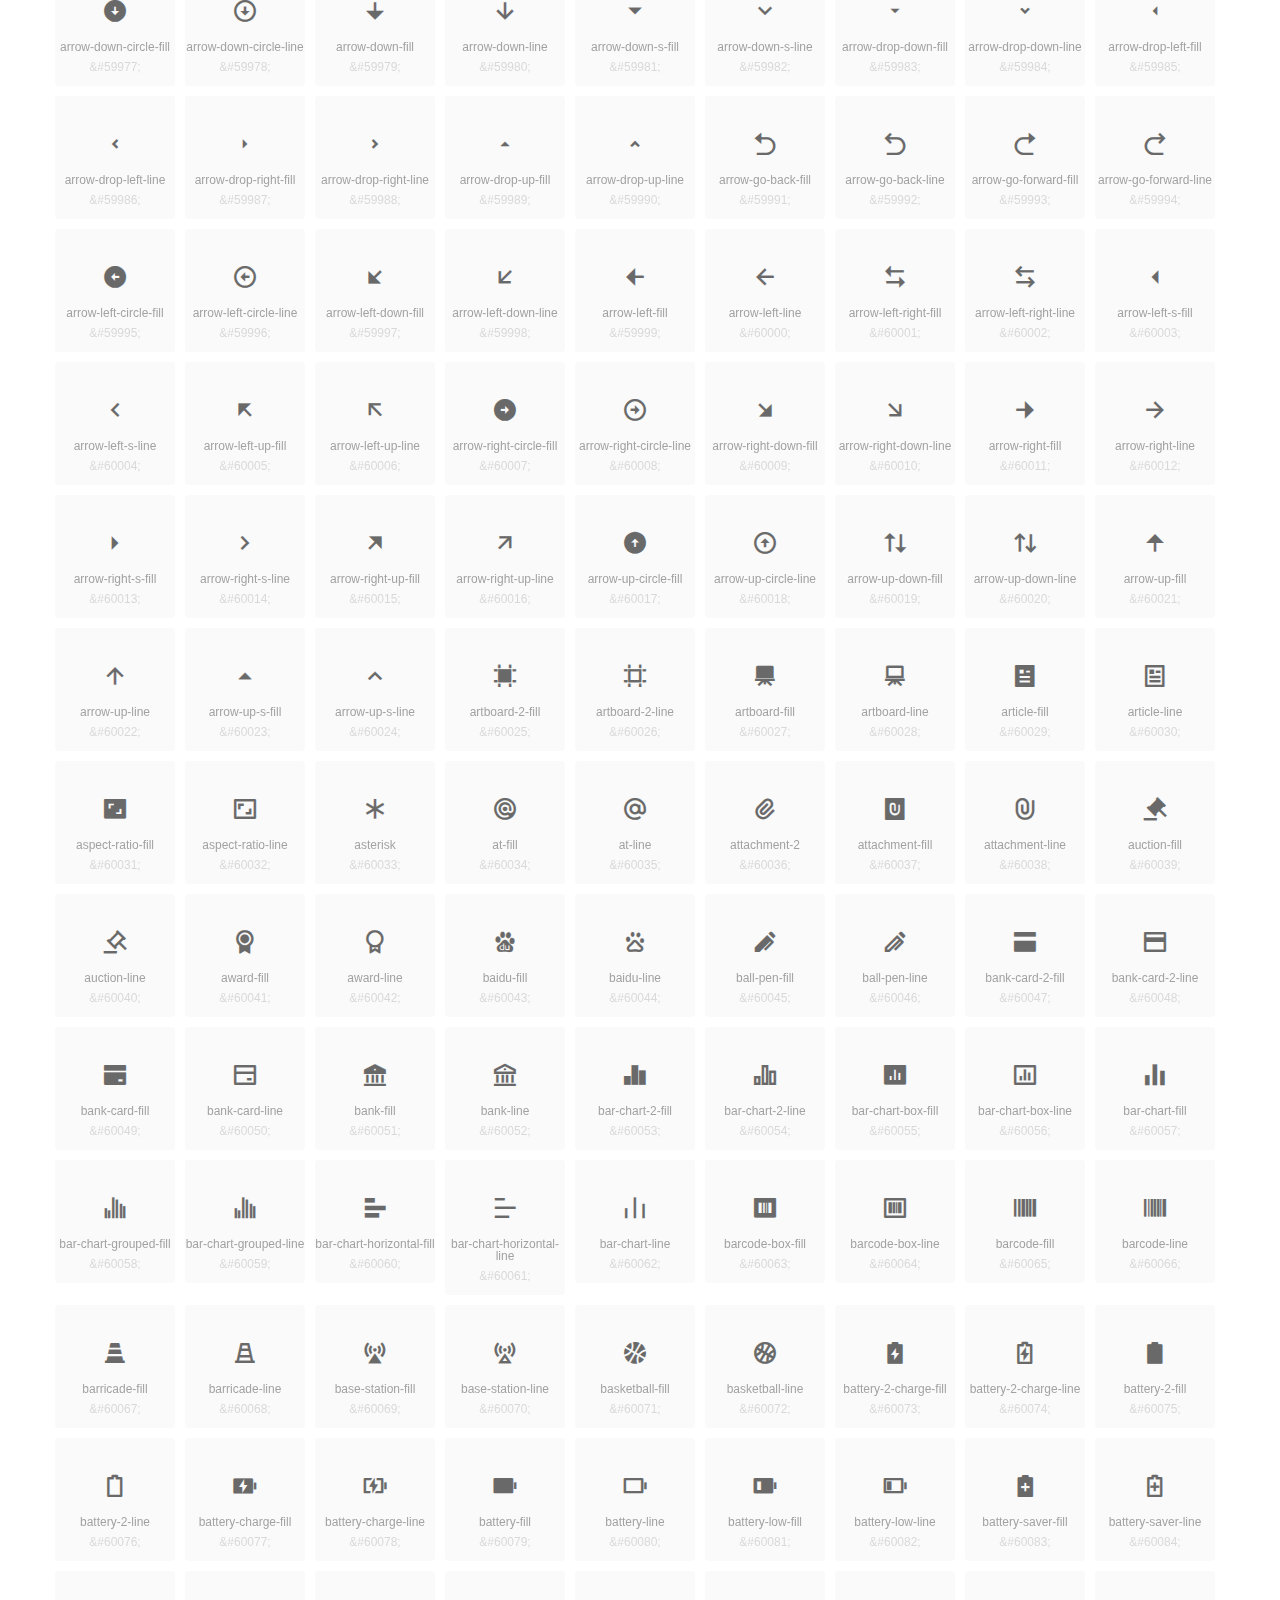
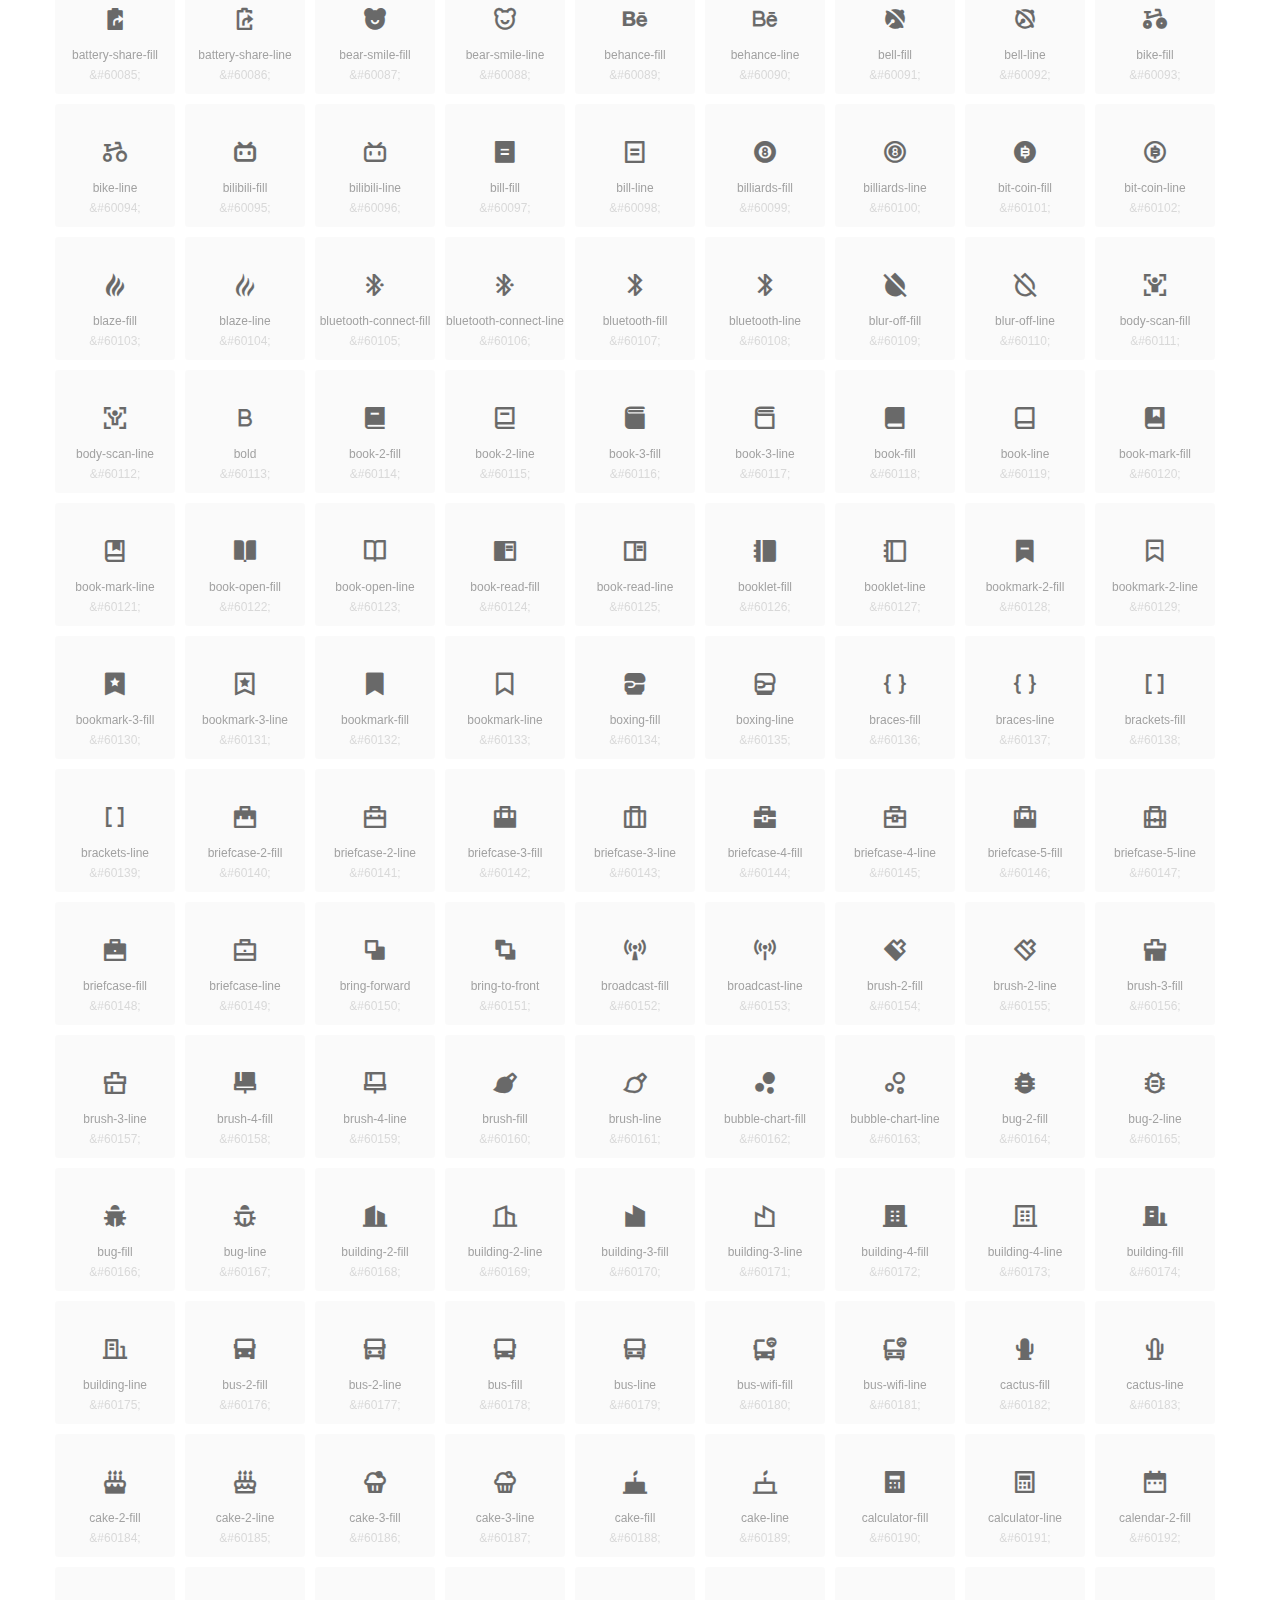
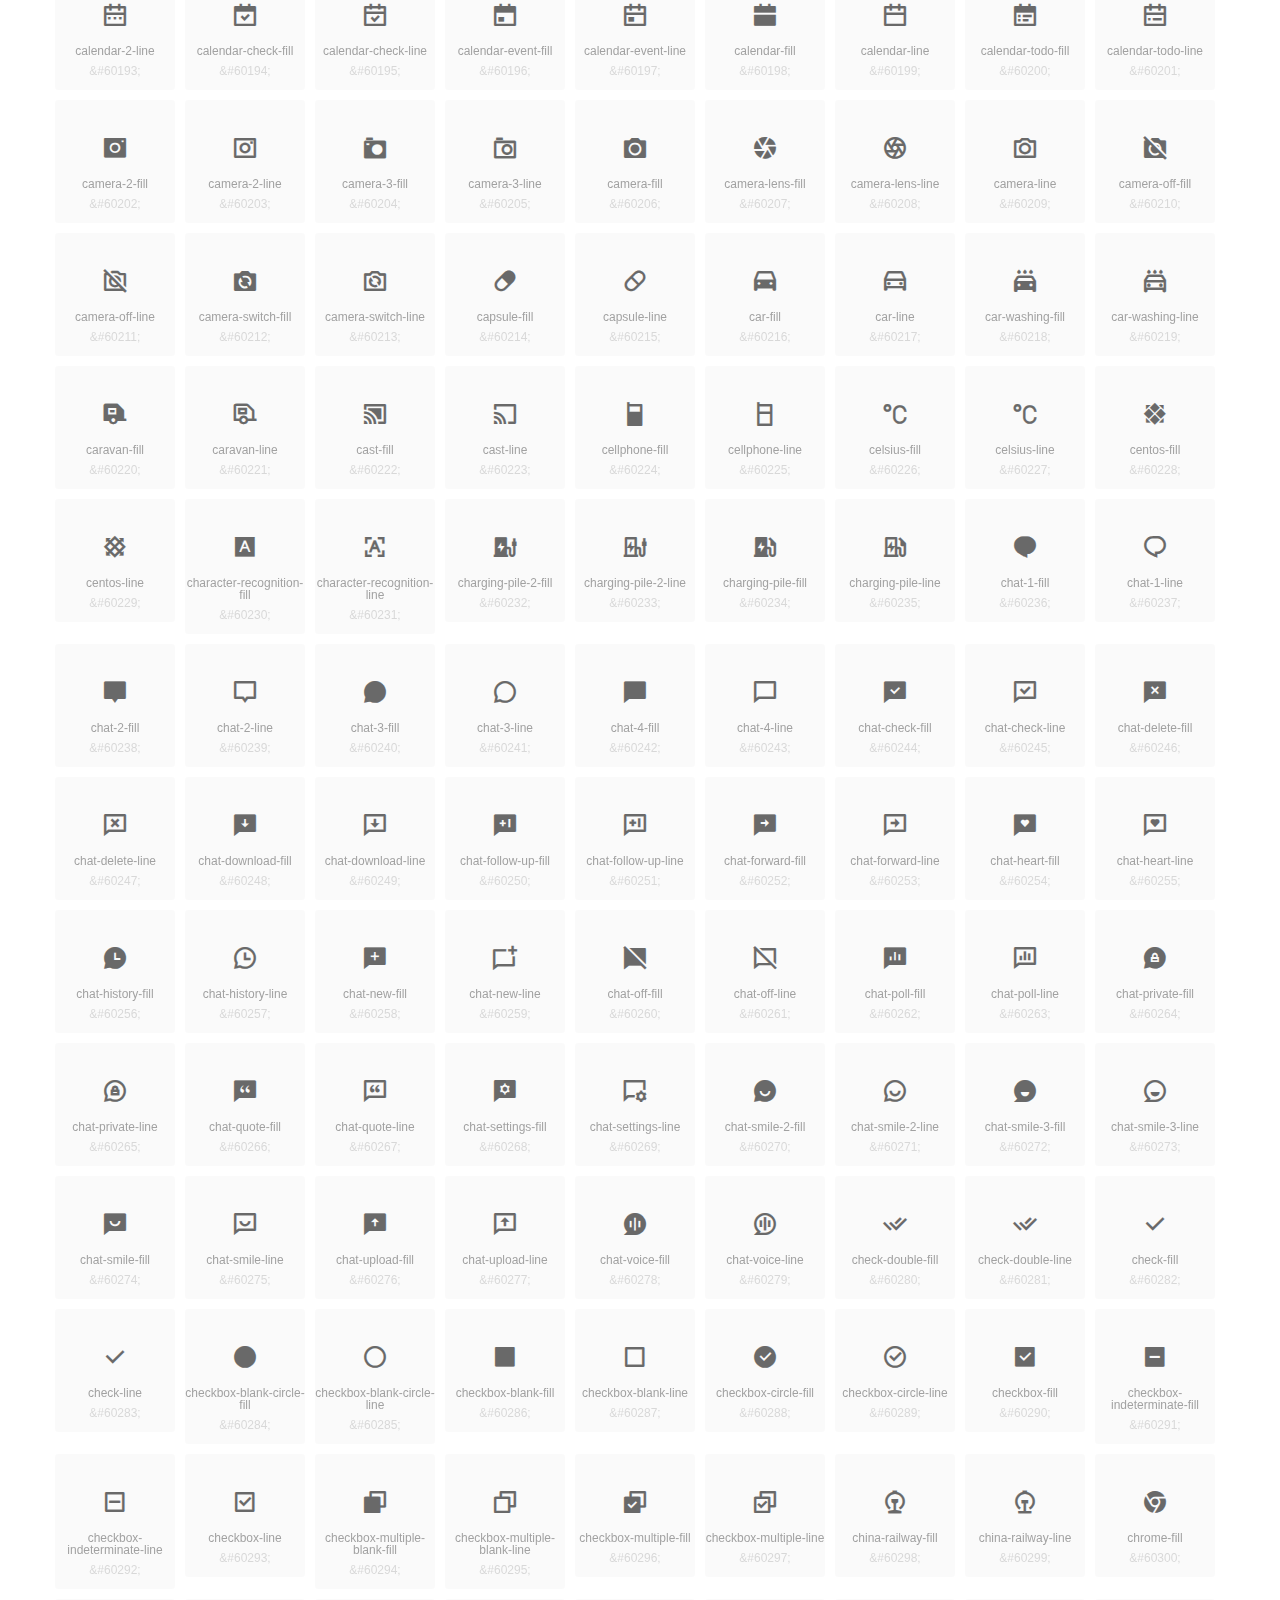
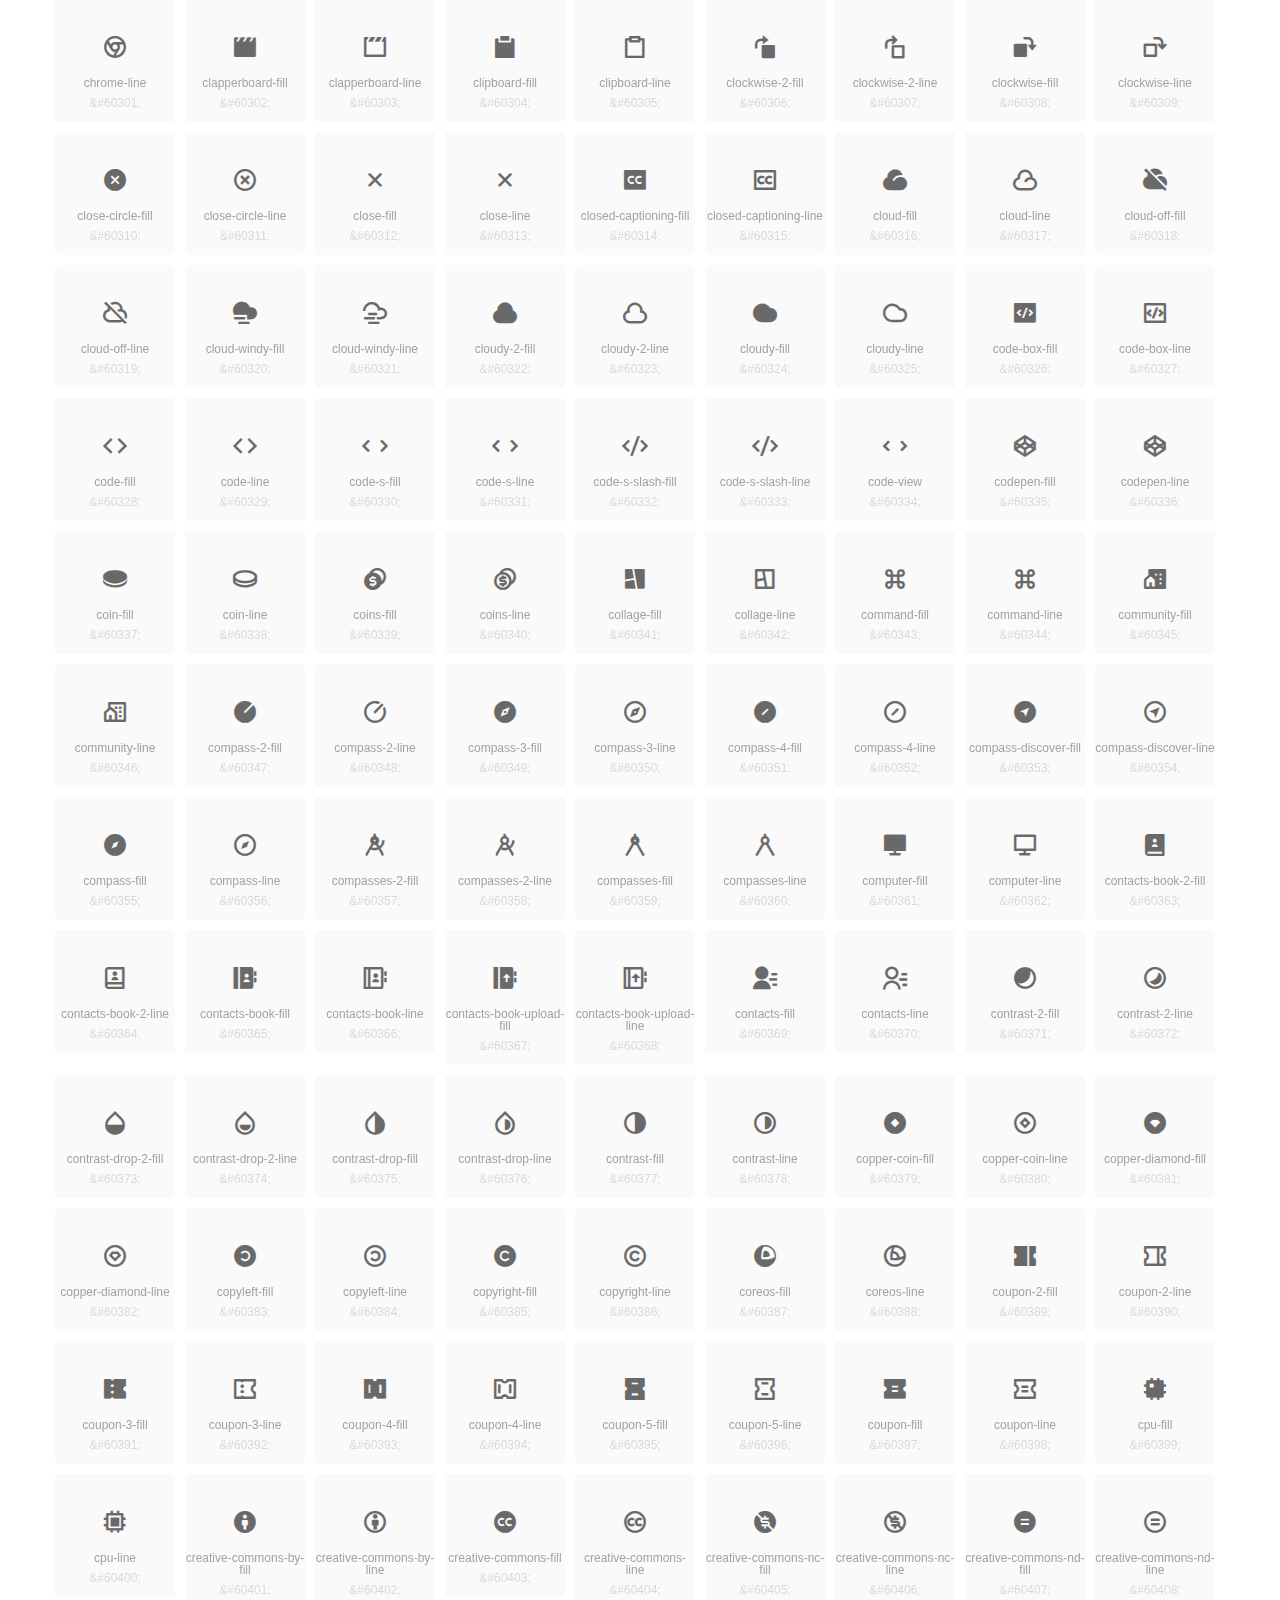
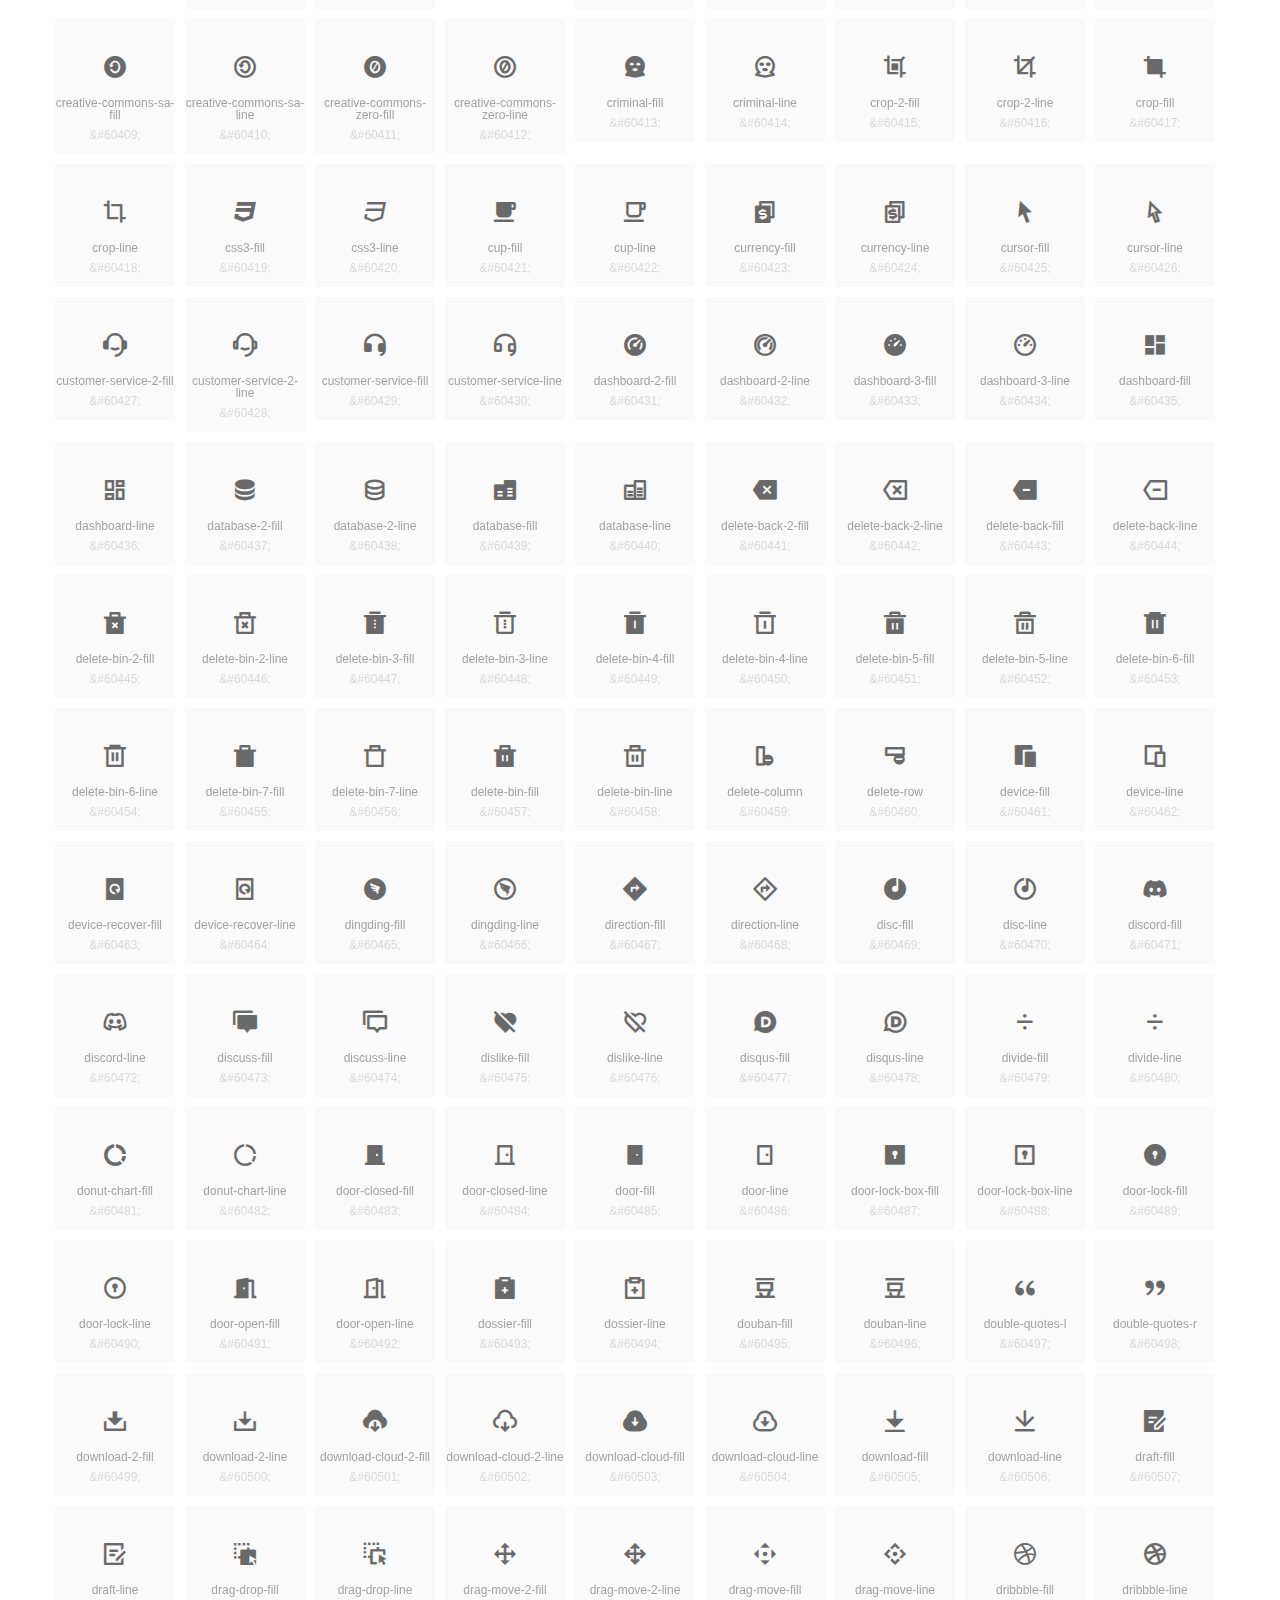
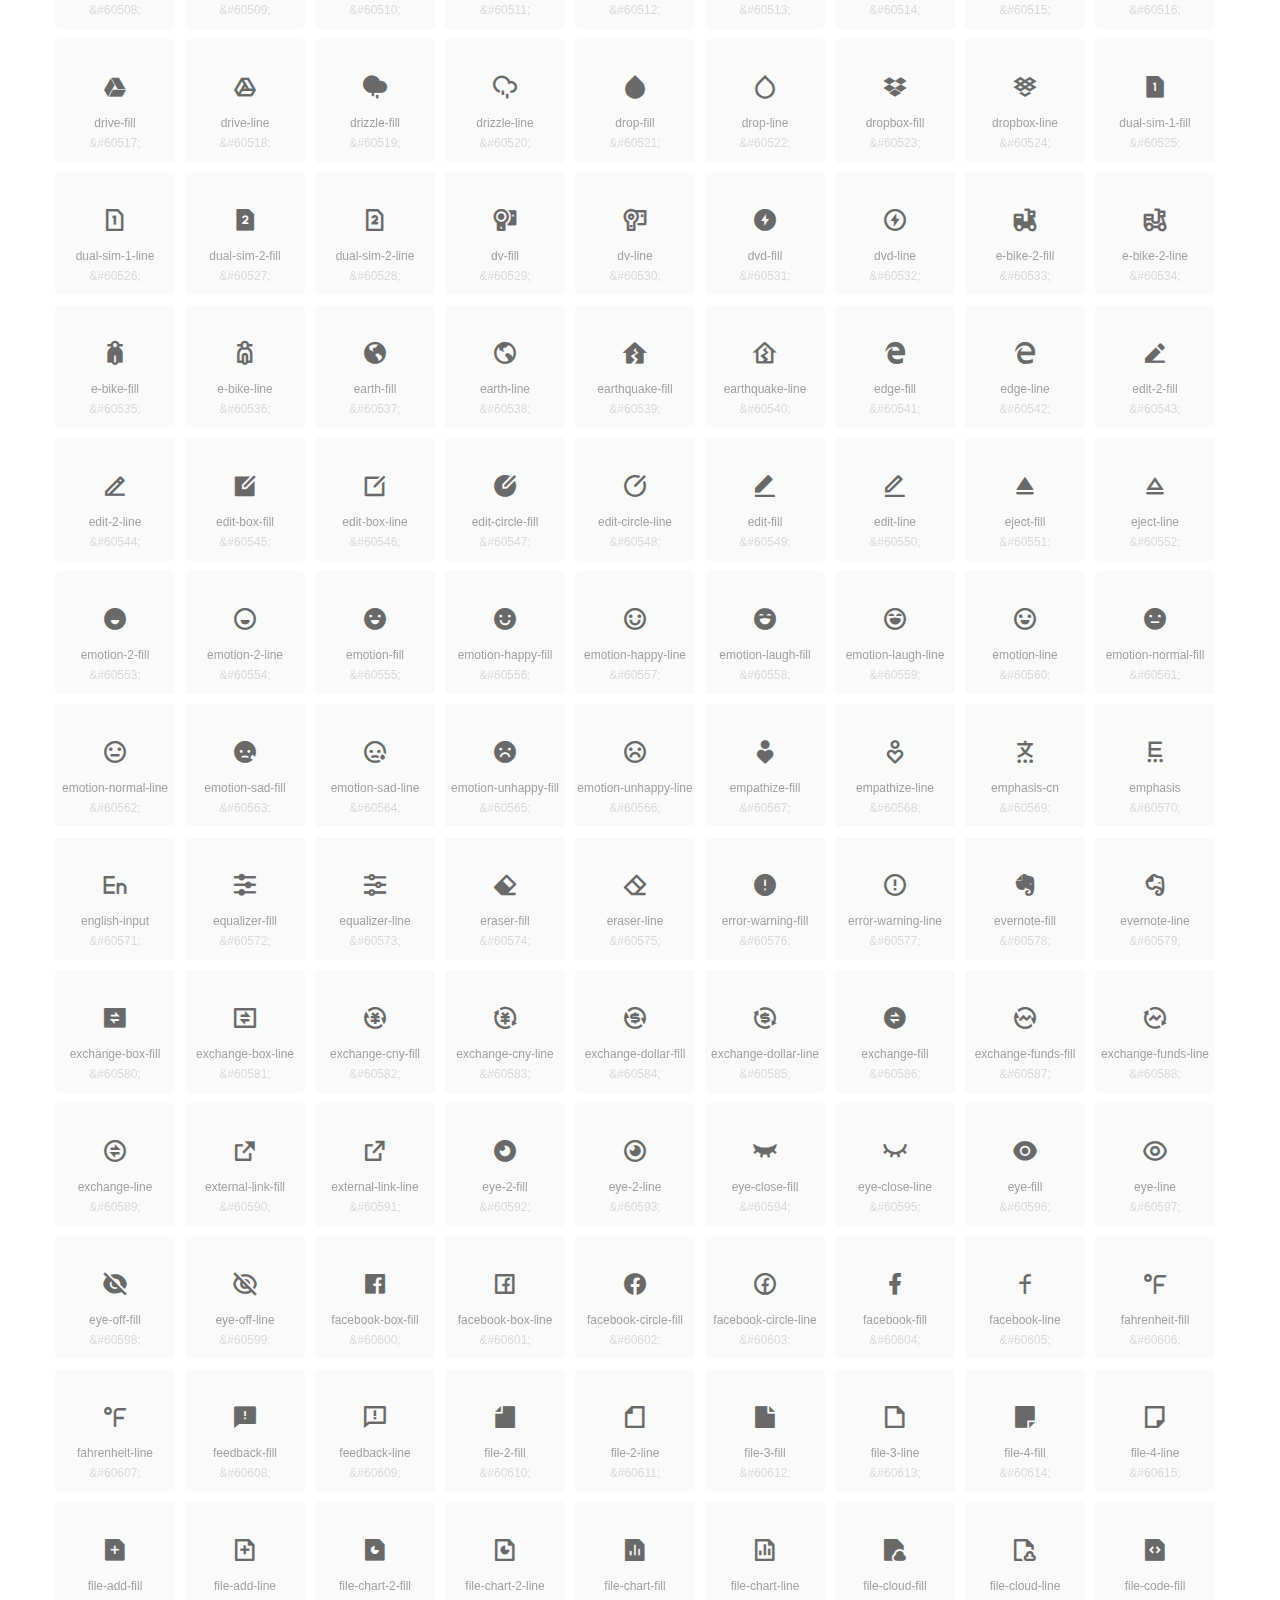
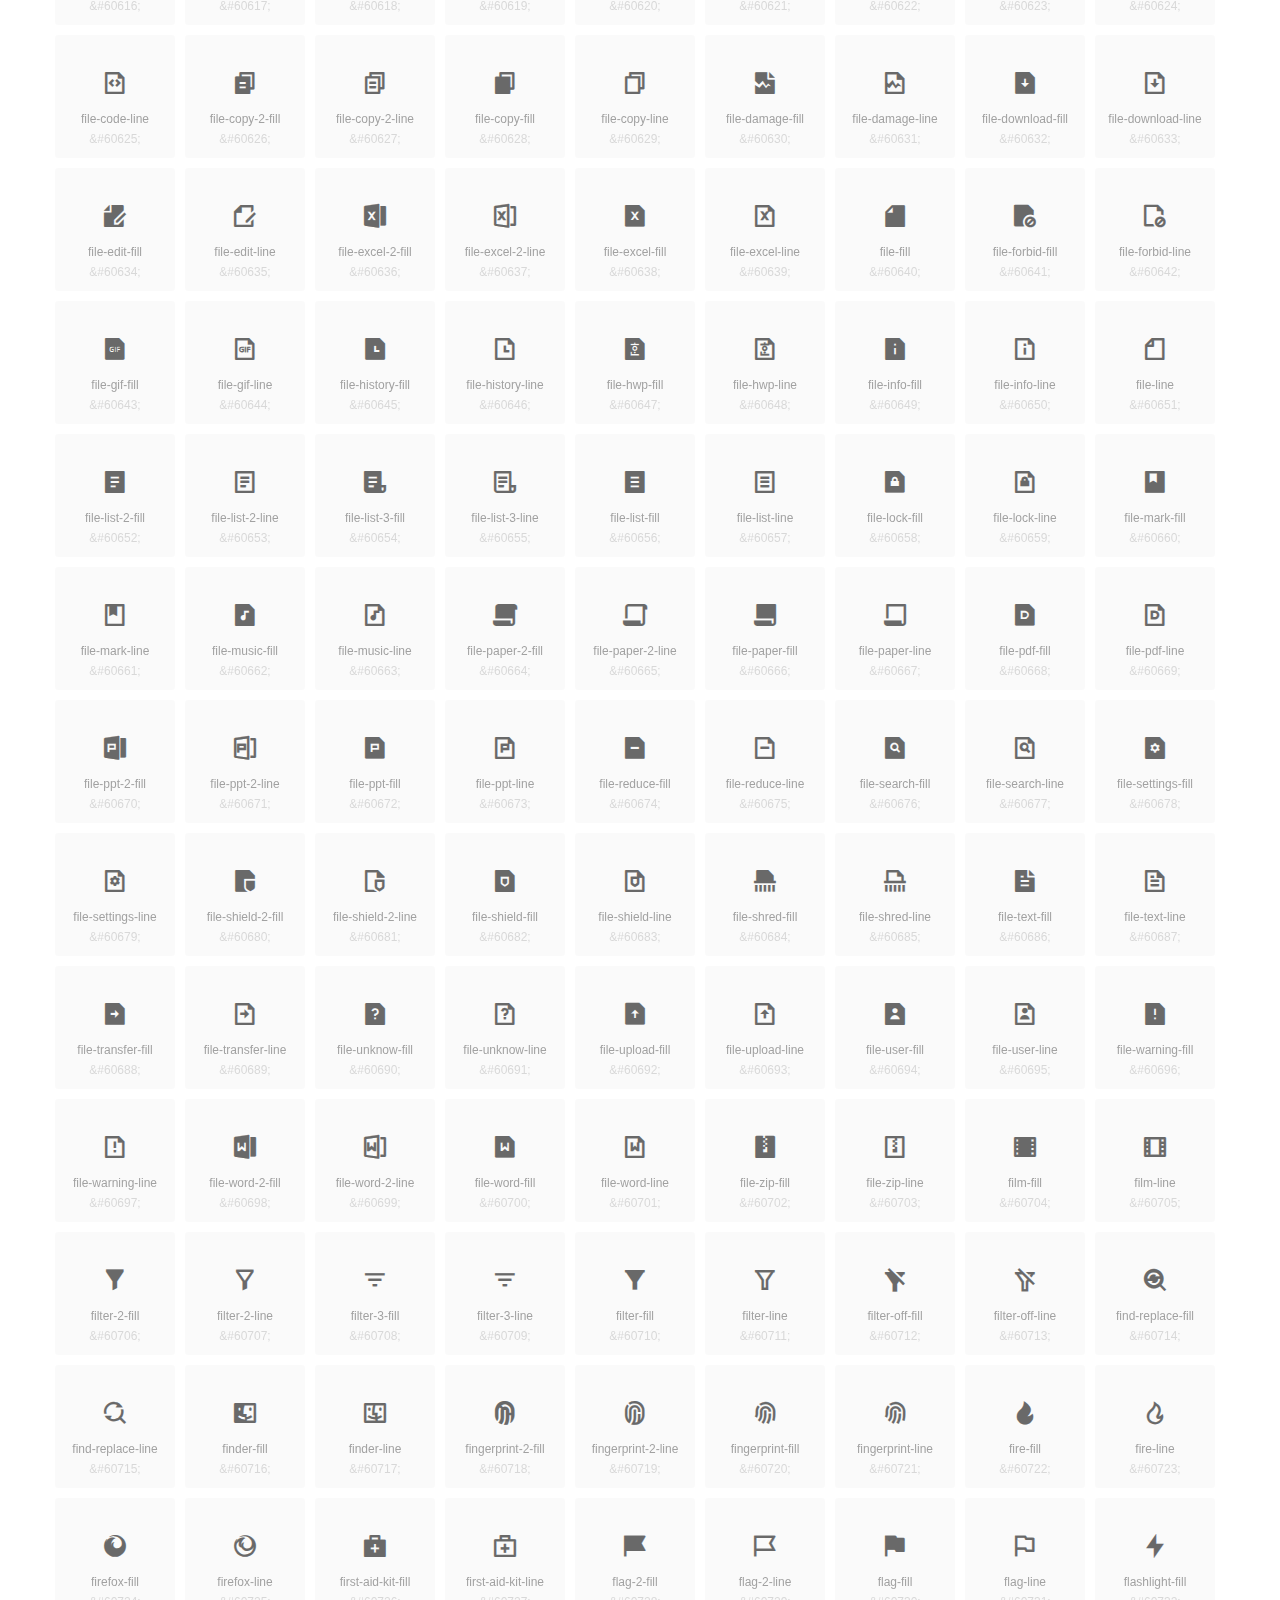
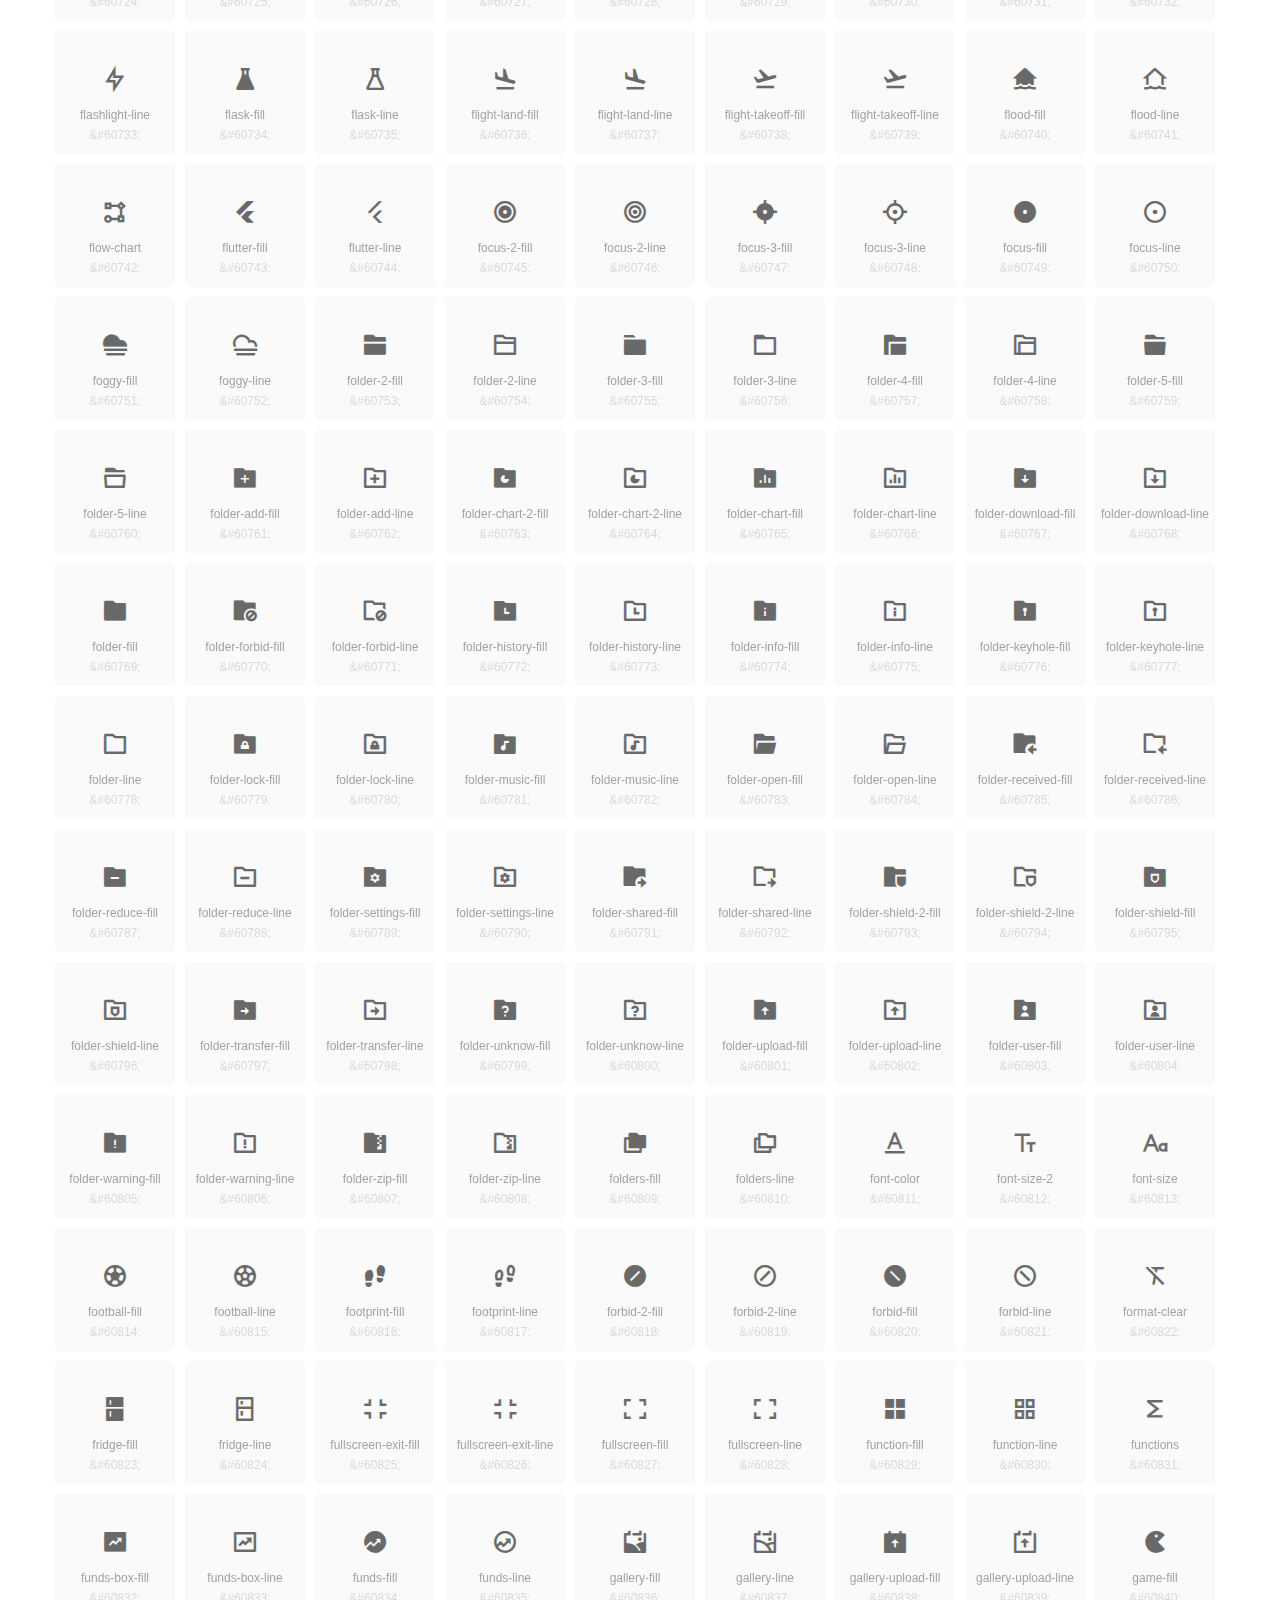
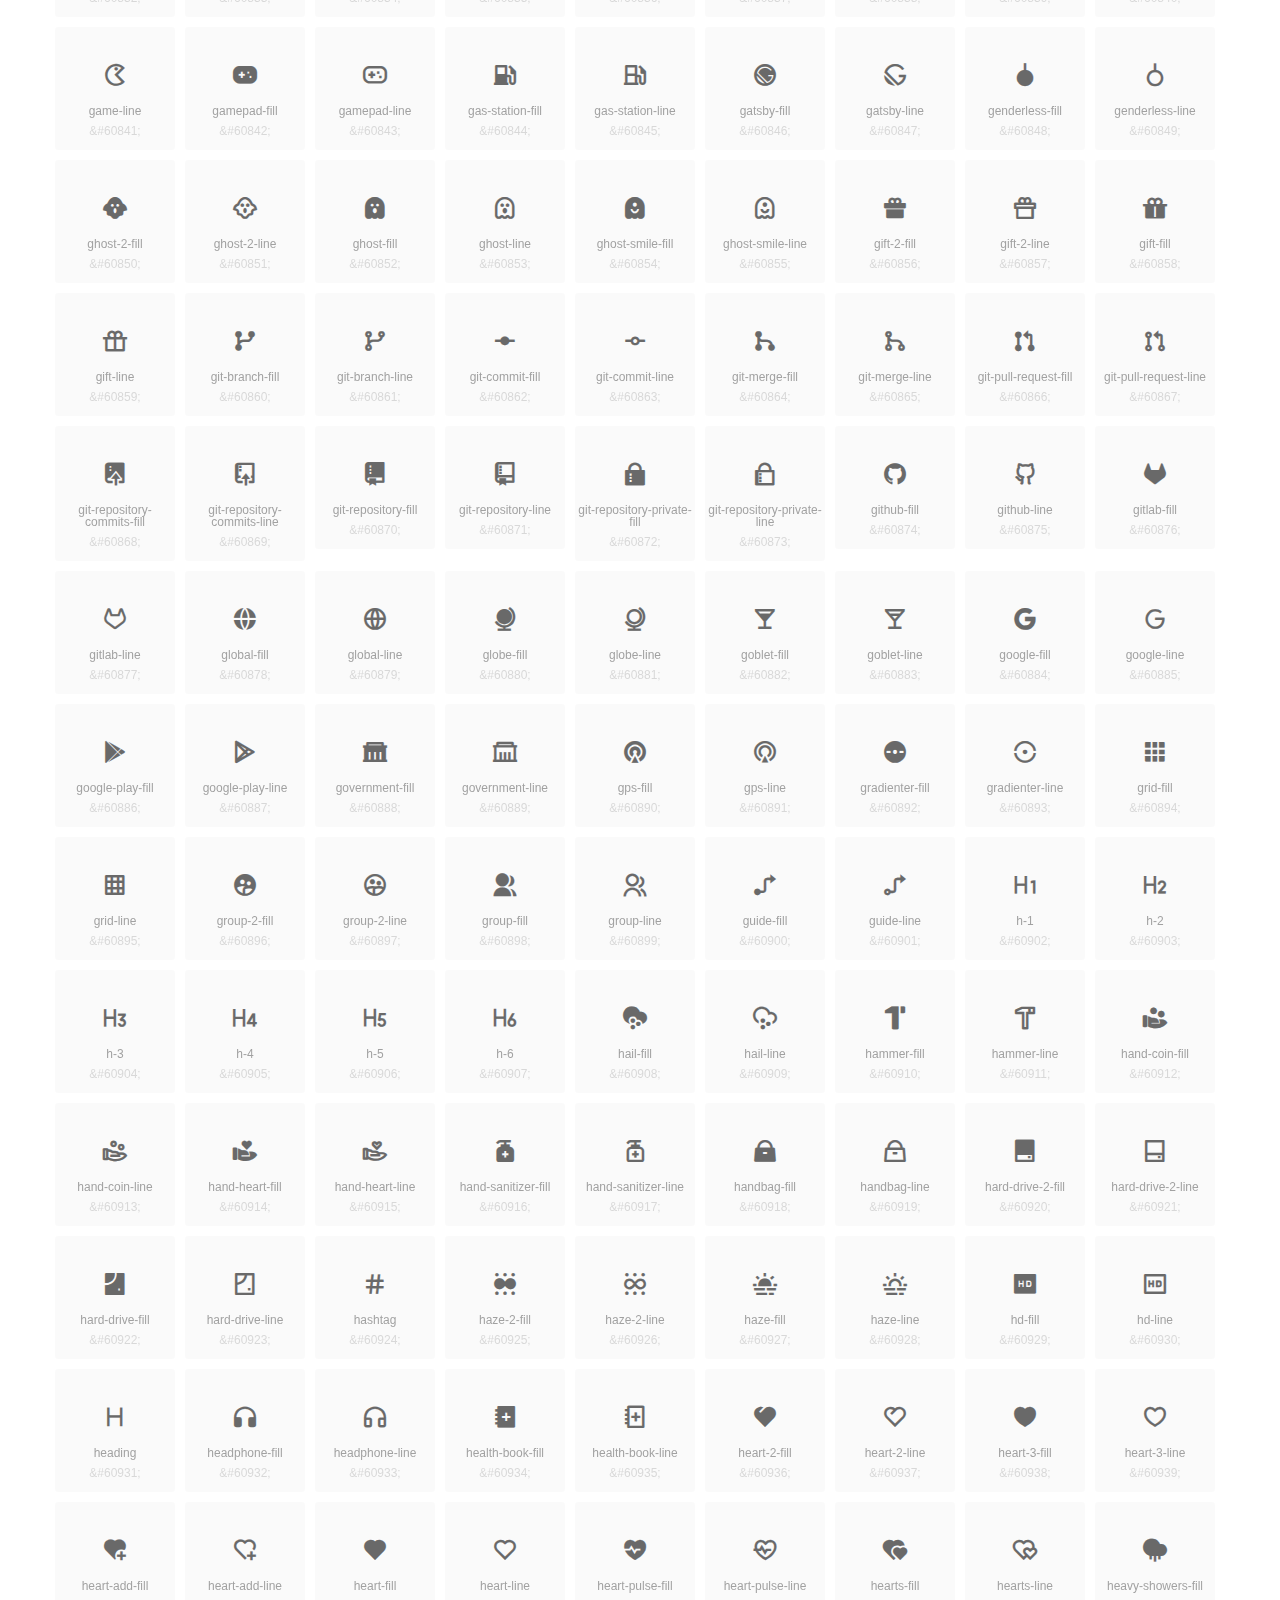
<file: assets/fonts/unicode.html>
<!DOCTYPE html>
<html lang="en">
<head>
  <meta charset="UTF-8">
  <title>remixicon(3.4.0)</title>
  <meta name="viewport" content="width=device-width,minimum-scale=1.0,maximum-scale=1.0,user-scalable=no">
   
  <meta name="description" content="Remix Icon is a set of neutral system symbols carefully crafted for designers and developers, each icon is designed based on 24×24 grid">
   
  <meta name="keywords" content="remixicon,TTF,EOT,WOFF,WOFF2,SVG">
  
  
  
  <style>
    *{margin: 0;padding: 0;list-style: none;}
    body { color: #696969; font: 12px/1.5 tahoma, arial, \5b8b\4f53, sans-serif; }
    a { color: #333; text-decoration: underline; }
    a:hover { color: rgb(9, 73, 209); }
    .header { color: #333; text-align: center; padding: 80px 0 60px 0; min-height: 153px; font-size: 14px; }
    .header .logo svg { height: 120px; width: 120px; }
    .header h1 { font-size: 42px; padding: 26px 0 10px 0; }
    .header sup {font-size: 14px; margin: 8px 0 0 8px; position: absolute; color: #7b7b7b; }
    .info {
      color: #999;
      font-weight: normal;
      max-width: 346px;
      margin: 0 auto;
      padding: 20px 0;
      font-size: 14px;
    }

    .icons { max-width: 1190px; margin: 0 auto; }
    .icons ul { text-align: center; }
    .icons ul li {
      vertical-align: top;
      width: 120px;
      display: inline-block;
      text-align: center;
      background-color: rgba(0,0,0,.02);
      border-radius: 3px;
      padding: 29px 0 10px 0;
      margin-right: 10px;
      margin-top: 10px;
      transition: all 0.6s ease;
    }
    .icons ul li:hover { background-color: rgba(0,0,0,.06); }
    .icons ul li:hover span { color: #3c75e4; opacity: 1; }
    .icons ul li .unicode { color: #8c8c8c; opacity: 0.3; }
    .icons ul li h4 {
      font-weight: normal;
      padding: 10px 0 5px 0;
      display: block;
      color: #8c8c8c;
      font-size: 14px;
      line-height: 12px;
      opacity: 0.8;
    }
    .icons ul li:hover h4 { opacity: 1; }
    .icons ul li svg { width: 24px; height: 24px; }
    .icons ul li:hover { color: #3c75e4; }
    .footer { text-align: center; padding: 10px 0 90px 0; }
    .footer a { text-align: center; padding: 10px 0 90px 0; color: #696969;}
    .footer a:hover { color: #0949d1; }
    .links { text-align: center; padding: 50px 0 0 0; font-size: 14px; }
    
    
    .icons ul .unicode-icon span { display: block; }
    .icons ul .unicode-icon h4 { font-size: 12px; }
    @font-face {
      font-family: "remixicon";
      src: url("remixicon.eot");
      /* IE9*/
      src: url("remixicon.eot#iefix") format("embedded-opentype"),
      /* IE6-IE8 */
      url("remixicon.woff2?1687271883646") format("woff2"),
      url("remixicon.woff?1687271883646") format("woff"),
      /* chrome, firefox */
      url("remixicon.ttf?1687271883646") format("truetype"),
      /* chrome, firefox, opera, Safari, Android, iOS 4.2+*/
      url("remixicon.svg#remixicon?1687271883646") format("svg");
      /* iOS 4.1- */
    }
    .iconfont {
      font-family: "remixicon" !important;
      font-size: 26px;
      font-style: normal;
      -webkit-font-smoothing: antialiased;
      -webkit-text-stroke-width: 0.2px;
      -moz-osx-font-smoothing: grayscale;
    }
    
    
  </style>
  
</head>

<body>
  
  <div class="header">
    
    <div class="logo">
      <a href="./"><svg width="160" height="32" viewBox="0 0 160 32" fill="none" xmlns="http://www.w3.org/2000/svg">
<path d="M121.5 9.80005C123.33 9.80005 124.984 10.5797 126.165 11.8344L124.75 13.2496C123.929 12.3549 122.773 11.8 121.5 11.8C119.029 11.8 117 13.891 117 16.5C117 19.1091 119.029 21.2 121.5 21.2C122.773 21.2 123.929 20.6452 124.75 19.7505L126.165 21.1657C124.984 22.4204 123.33 23.2 121.5 23.2C117.91 23.2 115 20.2004 115 16.5C115 12.7997 117.91 9.80005 121.5 9.80005Z" fill="#1A2947"/>
<path d="M113 10V23H111V10H113Z" fill="#1A2947"/>
<path d="M154 23V9.99988H152L152 19.6019L144.997 9.99988L143 10.0039V23H145L145 13.3969L152 23H154Z" fill="#1A2947"/>
<path d="M68 10V12H60V15.5H67V17.5H60V21H68V23H58V10H68Z" fill="#1A2947"/>
<path d="M82 10L77.4999 17.201L73 10H71V23H73V13.775L77.4999 20.975L82 13.773V23H84V10H82Z" fill="#1A2947"/>
<path d="M89 10V23H87V10H89Z" fill="#1A2947"/>
<path d="M96.9999 14.7565L93.6689 9.99951H91.2279L95.7789 16.4995L91.2289 22.9995H93.6689L96.9999 18.2435L100.33 22.9995H102.772L98.2209 16.4995L102.773 9.99951H100.33L96.9999 14.7565Z" fill="#1A2947"/>
<path fill-rule="evenodd" clip-rule="evenodd" d="M141 16.5C141 12.7997 138.09 9.80005 134.5 9.80005C130.91 9.80005 128 12.7997 128 16.5C128 20.2004 130.91 23.2 134.5 23.2C138.09 23.2 141 20.2004 141 16.5ZM130 16.5C130 13.891 132.029 11.8 134.5 11.8C136.971 11.8 139 13.891 139 16.5C139 19.1091 136.971 21.2 134.5 21.2C132.029 21.2 130 19.1091 130 16.5Z" fill="#1A2947"/>
<path fill-rule="evenodd" clip-rule="evenodd" d="M51 10C53.2091 10 55 11.7909 55 14C55 15.7175 53.9176 17.1821 52.3977 17.749L55.1901 22.999H52.9251L50.267 18H46V23H44V10H51ZM46 11.999V15.999L51 16C52.1046 16 53 15.1046 53 14C53 12.8955 52.1 12 51 12L46 11.999Z" fill="#1A2947"/>
<path fill-rule="evenodd" clip-rule="evenodd" d="M19.2887 3.00389C19.1928 3.0013 19.0965 3 19 3H3V24H19C24.799 24 29.5 19.299 29.5 13.5C29.5 12.7108 29.4129 11.942 29.2479 11.2025C28.2772 11.7119 27.1722 12 26 12C22.134 12 19 8.86599 19 5C19 4.30645 19.1009 3.63646 19.2887 3.00389Z" fill="url(#paint0_linear_960_1054)"/>
<g filter="url(#filter0_b_960_1054)">
<path fill-rule="evenodd" clip-rule="evenodd" d="M3 3L29 29H3V3Z" fill="url(#paint1_linear_960_1054)"/>
</g>
<circle cx="26" cy="5" r="4" fill="url(#paint2_linear_960_1054)"/>
<defs>
<filter id="filter0_b_960_1054" x="-2.43656" y="-2.43656" width="36.8731" height="36.8731" filterUnits="userSpaceOnUse" color-interpolation-filters="sRGB">
<feFlood flood-opacity="0" result="BackgroundImageFix"/>
<feGaussianBlur in="BackgroundImage" stdDeviation="2.71828"/>
<feComposite in2="SourceAlpha" operator="in" result="effect1_backgroundBlur_960_1054"/>
<feBlend mode="normal" in="SourceGraphic" in2="effect1_backgroundBlur_960_1054" result="shape"/>
</filter>
<linearGradient id="paint0_linear_960_1054" x1="3" y1="3" x2="3" y2="24" gradientUnits="userSpaceOnUse">
<stop stop-color="#05A0FA"/>
<stop offset="1" stop-color="#4785FF"/>
</linearGradient>
<linearGradient id="paint1_linear_960_1054" x1="3" y1="3" x2="3" y2="29" gradientUnits="userSpaceOnUse">
<stop stop-color="#1A8CFF"/>
<stop offset="1" stop-color="#0557FA"/>
</linearGradient>
<linearGradient id="paint2_linear_960_1054" x1="22" y1="1" x2="22" y2="9" gradientUnits="userSpaceOnUse">
<stop stop-color="#FF463A"/>
<stop offset="1" stop-color="#FF1F5A"/>
</linearGradient>
</defs>
</svg>
</a>
    </div>
    
    <h1>remixicon(3.4.0)<sup>1.0.0</sup></h1>
    <div class="info">
      Remix Icon is a set of neutral system symbols carefully crafted for designers and developers, each icon is designed based on 24×24 grid
    </div>
    <p>
      
      <a href="https://github.com/Remix-Design/remixicon.git">GitHub</a> · 
      
      <a href="index.html">Font Class</a> · 
      
      <a href="unicode.html">Unicode</a>
      
    </p>
  </div>
  <div class="icons">
    <ul>
      <li class="unicode-icon"><span class="iconfont"></span><h4>24-hours-fill</h4><span class="unicode">&amp;#59905;</span></li><li class="unicode-icon"><span class="iconfont"></span><h4>24-hours-line</h4><span class="unicode">&amp;#59906;</span></li><li class="unicode-icon"><span class="iconfont"></span><h4>4k-fill</h4><span class="unicode">&amp;#59907;</span></li><li class="unicode-icon"><span class="iconfont"></span><h4>4k-line</h4><span class="unicode">&amp;#59908;</span></li><li class="unicode-icon"><span class="iconfont"></span><h4>a-b</h4><span class="unicode">&amp;#59909;</span></li><li class="unicode-icon"><span class="iconfont"></span><h4>account-box-fill</h4><span class="unicode">&amp;#59910;</span></li><li class="unicode-icon"><span class="iconfont"></span><h4>account-box-line</h4><span class="unicode">&amp;#59911;</span></li><li class="unicode-icon"><span class="iconfont"></span><h4>account-circle-fill</h4><span class="unicode">&amp;#59912;</span></li><li class="unicode-icon"><span class="iconfont"></span><h4>account-circle-line</h4><span class="unicode">&amp;#59913;</span></li><li class="unicode-icon"><span class="iconfont"></span><h4>account-pin-box-fill</h4><span class="unicode">&amp;#59914;</span></li><li class="unicode-icon"><span class="iconfont"></span><h4>account-pin-box-line</h4><span class="unicode">&amp;#59915;</span></li><li class="unicode-icon"><span class="iconfont"></span><h4>account-pin-circle-fill</h4><span class="unicode">&amp;#59916;</span></li><li class="unicode-icon"><span class="iconfont"></span><h4>account-pin-circle-line</h4><span class="unicode">&amp;#59917;</span></li><li class="unicode-icon"><span class="iconfont"></span><h4>add-box-fill</h4><span class="unicode">&amp;#59918;</span></li><li class="unicode-icon"><span class="iconfont"></span><h4>add-box-line</h4><span class="unicode">&amp;#59919;</span></li><li class="unicode-icon"><span class="iconfont"></span><h4>add-circle-fill</h4><span class="unicode">&amp;#59920;</span></li><li class="unicode-icon"><span class="iconfont"></span><h4>add-circle-line</h4><span class="unicode">&amp;#59921;</span></li><li class="unicode-icon"><span class="iconfont"></span><h4>add-fill</h4><span class="unicode">&amp;#59922;</span></li><li class="unicode-icon"><span class="iconfont"></span><h4>add-line</h4><span class="unicode">&amp;#59923;</span></li><li class="unicode-icon"><span class="iconfont"></span><h4>admin-fill</h4><span class="unicode">&amp;#59924;</span></li><li class="unicode-icon"><span class="iconfont"></span><h4>admin-line</h4><span class="unicode">&amp;#59925;</span></li><li class="unicode-icon"><span class="iconfont"></span><h4>advertisement-fill</h4><span class="unicode">&amp;#59926;</span></li><li class="unicode-icon"><span class="iconfont"></span><h4>advertisement-line</h4><span class="unicode">&amp;#59927;</span></li><li class="unicode-icon"><span class="iconfont"></span><h4>airplay-fill</h4><span class="unicode">&amp;#59928;</span></li><li class="unicode-icon"><span class="iconfont"></span><h4>airplay-line</h4><span class="unicode">&amp;#59929;</span></li><li class="unicode-icon"><span class="iconfont"></span><h4>alarm-fill</h4><span class="unicode">&amp;#59930;</span></li><li class="unicode-icon"><span class="iconfont"></span><h4>alarm-line</h4><span class="unicode">&amp;#59931;</span></li><li class="unicode-icon"><span class="iconfont"></span><h4>alarm-warning-fill</h4><span class="unicode">&amp;#59932;</span></li><li class="unicode-icon"><span class="iconfont"></span><h4>alarm-warning-line</h4><span class="unicode">&amp;#59933;</span></li><li class="unicode-icon"><span class="iconfont"></span><h4>album-fill</h4><span class="unicode">&amp;#59934;</span></li><li class="unicode-icon"><span class="iconfont"></span><h4>album-line</h4><span class="unicode">&amp;#59935;</span></li><li class="unicode-icon"><span class="iconfont"></span><h4>alert-fill</h4><span class="unicode">&amp;#59936;</span></li><li class="unicode-icon"><span class="iconfont"></span><h4>alert-line</h4><span class="unicode">&amp;#59937;</span></li><li class="unicode-icon"><span class="iconfont"></span><h4>aliens-fill</h4><span class="unicode">&amp;#59938;</span></li><li class="unicode-icon"><span class="iconfont"></span><h4>aliens-line</h4><span class="unicode">&amp;#59939;</span></li><li class="unicode-icon"><span class="iconfont"></span><h4>align-bottom</h4><span class="unicode">&amp;#59940;</span></li><li class="unicode-icon"><span class="iconfont"></span><h4>align-center</h4><span class="unicode">&amp;#59941;</span></li><li class="unicode-icon"><span class="iconfont"></span><h4>align-justify</h4><span class="unicode">&amp;#59942;</span></li><li class="unicode-icon"><span class="iconfont"></span><h4>align-left</h4><span class="unicode">&amp;#59943;</span></li><li class="unicode-icon"><span class="iconfont"></span><h4>align-right</h4><span class="unicode">&amp;#59944;</span></li><li class="unicode-icon"><span class="iconfont"></span><h4>align-top</h4><span class="unicode">&amp;#59945;</span></li><li class="unicode-icon"><span class="iconfont"></span><h4>align-vertically</h4><span class="unicode">&amp;#59946;</span></li><li class="unicode-icon"><span class="iconfont"></span><h4>alipay-fill</h4><span class="unicode">&amp;#59947;</span></li><li class="unicode-icon"><span class="iconfont"></span><h4>alipay-line</h4><span class="unicode">&amp;#59948;</span></li><li class="unicode-icon"><span class="iconfont"></span><h4>amazon-fill</h4><span class="unicode">&amp;#59949;</span></li><li class="unicode-icon"><span class="iconfont"></span><h4>amazon-line</h4><span class="unicode">&amp;#59950;</span></li><li class="unicode-icon"><span class="iconfont"></span><h4>anchor-fill</h4><span class="unicode">&amp;#59951;</span></li><li class="unicode-icon"><span class="iconfont"></span><h4>anchor-line</h4><span class="unicode">&amp;#59952;</span></li><li class="unicode-icon"><span class="iconfont"></span><h4>ancient-gate-fill</h4><span class="unicode">&amp;#59953;</span></li><li class="unicode-icon"><span class="iconfont"></span><h4>ancient-gate-line</h4><span class="unicode">&amp;#59954;</span></li><li class="unicode-icon"><span class="iconfont"></span><h4>ancient-pavilion-fill</h4><span class="unicode">&amp;#59955;</span></li><li class="unicode-icon"><span class="iconfont"></span><h4>ancient-pavilion-line</h4><span class="unicode">&amp;#59956;</span></li><li class="unicode-icon"><span class="iconfont"></span><h4>android-fill</h4><span class="unicode">&amp;#59957;</span></li><li class="unicode-icon"><span class="iconfont"></span><h4>android-line</h4><span class="unicode">&amp;#59958;</span></li><li class="unicode-icon"><span class="iconfont"></span><h4>angularjs-fill</h4><span class="unicode">&amp;#59959;</span></li><li class="unicode-icon"><span class="iconfont"></span><h4>angularjs-line</h4><span class="unicode">&amp;#59960;</span></li><li class="unicode-icon"><span class="iconfont"></span><h4>anticlockwise-2-fill</h4><span class="unicode">&amp;#59961;</span></li><li class="unicode-icon"><span class="iconfont"></span><h4>anticlockwise-2-line</h4><span class="unicode">&amp;#59962;</span></li><li class="unicode-icon"><span class="iconfont"></span><h4>anticlockwise-fill</h4><span class="unicode">&amp;#59963;</span></li><li class="unicode-icon"><span class="iconfont"></span><h4>anticlockwise-line</h4><span class="unicode">&amp;#59964;</span></li><li class="unicode-icon"><span class="iconfont"></span><h4>app-store-fill</h4><span class="unicode">&amp;#59965;</span></li><li class="unicode-icon"><span class="iconfont"></span><h4>app-store-line</h4><span class="unicode">&amp;#59966;</span></li><li class="unicode-icon"><span class="iconfont"></span><h4>apple-fill</h4><span class="unicode">&amp;#59967;</span></li><li class="unicode-icon"><span class="iconfont"></span><h4>apple-line</h4><span class="unicode">&amp;#59968;</span></li><li class="unicode-icon"><span class="iconfont"></span><h4>apps-2-fill</h4><span class="unicode">&amp;#59969;</span></li><li class="unicode-icon"><span class="iconfont"></span><h4>apps-2-line</h4><span class="unicode">&amp;#59970;</span></li><li class="unicode-icon"><span class="iconfont"></span><h4>apps-fill</h4><span class="unicode">&amp;#59971;</span></li><li class="unicode-icon"><span class="iconfont"></span><h4>apps-line</h4><span class="unicode">&amp;#59972;</span></li><li class="unicode-icon"><span class="iconfont"></span><h4>archive-drawer-fill</h4><span class="unicode">&amp;#59973;</span></li><li class="unicode-icon"><span class="iconfont"></span><h4>archive-drawer-line</h4><span class="unicode">&amp;#59974;</span></li><li class="unicode-icon"><span class="iconfont"></span><h4>archive-fill</h4><span class="unicode">&amp;#59975;</span></li><li class="unicode-icon"><span class="iconfont"></span><h4>archive-line</h4><span class="unicode">&amp;#59976;</span></li><li class="unicode-icon"><span class="iconfont"></span><h4>arrow-down-circle-fill</h4><span class="unicode">&amp;#59977;</span></li><li class="unicode-icon"><span class="iconfont"></span><h4>arrow-down-circle-line</h4><span class="unicode">&amp;#59978;</span></li><li class="unicode-icon"><span class="iconfont"></span><h4>arrow-down-fill</h4><span class="unicode">&amp;#59979;</span></li><li class="unicode-icon"><span class="iconfont"></span><h4>arrow-down-line</h4><span class="unicode">&amp;#59980;</span></li><li class="unicode-icon"><span class="iconfont"></span><h4>arrow-down-s-fill</h4><span class="unicode">&amp;#59981;</span></li><li class="unicode-icon"><span class="iconfont"></span><h4>arrow-down-s-line</h4><span class="unicode">&amp;#59982;</span></li><li class="unicode-icon"><span class="iconfont"></span><h4>arrow-drop-down-fill</h4><span class="unicode">&amp;#59983;</span></li><li class="unicode-icon"><span class="iconfont"></span><h4>arrow-drop-down-line</h4><span class="unicode">&amp;#59984;</span></li><li class="unicode-icon"><span class="iconfont"></span><h4>arrow-drop-left-fill</h4><span class="unicode">&amp;#59985;</span></li><li class="unicode-icon"><span class="iconfont"></span><h4>arrow-drop-left-line</h4><span class="unicode">&amp;#59986;</span></li><li class="unicode-icon"><span class="iconfont"></span><h4>arrow-drop-right-fill</h4><span class="unicode">&amp;#59987;</span></li><li class="unicode-icon"><span class="iconfont"></span><h4>arrow-drop-right-line</h4><span class="unicode">&amp;#59988;</span></li><li class="unicode-icon"><span class="iconfont"></span><h4>arrow-drop-up-fill</h4><span class="unicode">&amp;#59989;</span></li><li class="unicode-icon"><span class="iconfont"></span><h4>arrow-drop-up-line</h4><span class="unicode">&amp;#59990;</span></li><li class="unicode-icon"><span class="iconfont"></span><h4>arrow-go-back-fill</h4><span class="unicode">&amp;#59991;</span></li><li class="unicode-icon"><span class="iconfont"></span><h4>arrow-go-back-line</h4><span class="unicode">&amp;#59992;</span></li><li class="unicode-icon"><span class="iconfont"></span><h4>arrow-go-forward-fill</h4><span class="unicode">&amp;#59993;</span></li><li class="unicode-icon"><span class="iconfont"></span><h4>arrow-go-forward-line</h4><span class="unicode">&amp;#59994;</span></li><li class="unicode-icon"><span class="iconfont"></span><h4>arrow-left-circle-fill</h4><span class="unicode">&amp;#59995;</span></li><li class="unicode-icon"><span class="iconfont"></span><h4>arrow-left-circle-line</h4><span class="unicode">&amp;#59996;</span></li><li class="unicode-icon"><span class="iconfont"></span><h4>arrow-left-down-fill</h4><span class="unicode">&amp;#59997;</span></li><li class="unicode-icon"><span class="iconfont"></span><h4>arrow-left-down-line</h4><span class="unicode">&amp;#59998;</span></li><li class="unicode-icon"><span class="iconfont"></span><h4>arrow-left-fill</h4><span class="unicode">&amp;#59999;</span></li><li class="unicode-icon"><span class="iconfont"></span><h4>arrow-left-line</h4><span class="unicode">&amp;#60000;</span></li><li class="unicode-icon"><span class="iconfont"></span><h4>arrow-left-right-fill</h4><span class="unicode">&amp;#60001;</span></li><li class="unicode-icon"><span class="iconfont"></span><h4>arrow-left-right-line</h4><span class="unicode">&amp;#60002;</span></li><li class="unicode-icon"><span class="iconfont"></span><h4>arrow-left-s-fill</h4><span class="unicode">&amp;#60003;</span></li><li class="unicode-icon"><span class="iconfont"></span><h4>arrow-left-s-line</h4><span class="unicode">&amp;#60004;</span></li><li class="unicode-icon"><span class="iconfont"></span><h4>arrow-left-up-fill</h4><span class="unicode">&amp;#60005;</span></li><li class="unicode-icon"><span class="iconfont"></span><h4>arrow-left-up-line</h4><span class="unicode">&amp;#60006;</span></li><li class="unicode-icon"><span class="iconfont"></span><h4>arrow-right-circle-fill</h4><span class="unicode">&amp;#60007;</span></li><li class="unicode-icon"><span class="iconfont"></span><h4>arrow-right-circle-line</h4><span class="unicode">&amp;#60008;</span></li><li class="unicode-icon"><span class="iconfont"></span><h4>arrow-right-down-fill</h4><span class="unicode">&amp;#60009;</span></li><li class="unicode-icon"><span class="iconfont"></span><h4>arrow-right-down-line</h4><span class="unicode">&amp;#60010;</span></li><li class="unicode-icon"><span class="iconfont"></span><h4>arrow-right-fill</h4><span class="unicode">&amp;#60011;</span></li><li class="unicode-icon"><span class="iconfont"></span><h4>arrow-right-line</h4><span class="unicode">&amp;#60012;</span></li><li class="unicode-icon"><span class="iconfont"></span><h4>arrow-right-s-fill</h4><span class="unicode">&amp;#60013;</span></li><li class="unicode-icon"><span class="iconfont"></span><h4>arrow-right-s-line</h4><span class="unicode">&amp;#60014;</span></li><li class="unicode-icon"><span class="iconfont"></span><h4>arrow-right-up-fill</h4><span class="unicode">&amp;#60015;</span></li><li class="unicode-icon"><span class="iconfont"></span><h4>arrow-right-up-line</h4><span class="unicode">&amp;#60016;</span></li><li class="unicode-icon"><span class="iconfont"></span><h4>arrow-up-circle-fill</h4><span class="unicode">&amp;#60017;</span></li><li class="unicode-icon"><span class="iconfont"></span><h4>arrow-up-circle-line</h4><span class="unicode">&amp;#60018;</span></li><li class="unicode-icon"><span class="iconfont"></span><h4>arrow-up-down-fill</h4><span class="unicode">&amp;#60019;</span></li><li class="unicode-icon"><span class="iconfont"></span><h4>arrow-up-down-line</h4><span class="unicode">&amp;#60020;</span></li><li class="unicode-icon"><span class="iconfont"></span><h4>arrow-up-fill</h4><span class="unicode">&amp;#60021;</span></li><li class="unicode-icon"><span class="iconfont"></span><h4>arrow-up-line</h4><span class="unicode">&amp;#60022;</span></li><li class="unicode-icon"><span class="iconfont"></span><h4>arrow-up-s-fill</h4><span class="unicode">&amp;#60023;</span></li><li class="unicode-icon"><span class="iconfont"></span><h4>arrow-up-s-line</h4><span class="unicode">&amp;#60024;</span></li><li class="unicode-icon"><span class="iconfont"></span><h4>artboard-2-fill</h4><span class="unicode">&amp;#60025;</span></li><li class="unicode-icon"><span class="iconfont"></span><h4>artboard-2-line</h4><span class="unicode">&amp;#60026;</span></li><li class="unicode-icon"><span class="iconfont"></span><h4>artboard-fill</h4><span class="unicode">&amp;#60027;</span></li><li class="unicode-icon"><span class="iconfont"></span><h4>artboard-line</h4><span class="unicode">&amp;#60028;</span></li><li class="unicode-icon"><span class="iconfont"></span><h4>article-fill</h4><span class="unicode">&amp;#60029;</span></li><li class="unicode-icon"><span class="iconfont"></span><h4>article-line</h4><span class="unicode">&amp;#60030;</span></li><li class="unicode-icon"><span class="iconfont"></span><h4>aspect-ratio-fill</h4><span class="unicode">&amp;#60031;</span></li><li class="unicode-icon"><span class="iconfont"></span><h4>aspect-ratio-line</h4><span class="unicode">&amp;#60032;</span></li><li class="unicode-icon"><span class="iconfont"></span><h4>asterisk</h4><span class="unicode">&amp;#60033;</span></li><li class="unicode-icon"><span class="iconfont"></span><h4>at-fill</h4><span class="unicode">&amp;#60034;</span></li><li class="unicode-icon"><span class="iconfont"></span><h4>at-line</h4><span class="unicode">&amp;#60035;</span></li><li class="unicode-icon"><span class="iconfont"></span><h4>attachment-2</h4><span class="unicode">&amp;#60036;</span></li><li class="unicode-icon"><span class="iconfont"></span><h4>attachment-fill</h4><span class="unicode">&amp;#60037;</span></li><li class="unicode-icon"><span class="iconfont"></span><h4>attachment-line</h4><span class="unicode">&amp;#60038;</span></li><li class="unicode-icon"><span class="iconfont"></span><h4>auction-fill</h4><span class="unicode">&amp;#60039;</span></li><li class="unicode-icon"><span class="iconfont"></span><h4>auction-line</h4><span class="unicode">&amp;#60040;</span></li><li class="unicode-icon"><span class="iconfont"></span><h4>award-fill</h4><span class="unicode">&amp;#60041;</span></li><li class="unicode-icon"><span class="iconfont"></span><h4>award-line</h4><span class="unicode">&amp;#60042;</span></li><li class="unicode-icon"><span class="iconfont"></span><h4>baidu-fill</h4><span class="unicode">&amp;#60043;</span></li><li class="unicode-icon"><span class="iconfont"></span><h4>baidu-line</h4><span class="unicode">&amp;#60044;</span></li><li class="unicode-icon"><span class="iconfont"></span><h4>ball-pen-fill</h4><span class="unicode">&amp;#60045;</span></li><li class="unicode-icon"><span class="iconfont"></span><h4>ball-pen-line</h4><span class="unicode">&amp;#60046;</span></li><li class="unicode-icon"><span class="iconfont"></span><h4>bank-card-2-fill</h4><span class="unicode">&amp;#60047;</span></li><li class="unicode-icon"><span class="iconfont"></span><h4>bank-card-2-line</h4><span class="unicode">&amp;#60048;</span></li><li class="unicode-icon"><span class="iconfont"></span><h4>bank-card-fill</h4><span class="unicode">&amp;#60049;</span></li><li class="unicode-icon"><span class="iconfont"></span><h4>bank-card-line</h4><span class="unicode">&amp;#60050;</span></li><li class="unicode-icon"><span class="iconfont"></span><h4>bank-fill</h4><span class="unicode">&amp;#60051;</span></li><li class="unicode-icon"><span class="iconfont"></span><h4>bank-line</h4><span class="unicode">&amp;#60052;</span></li><li class="unicode-icon"><span class="iconfont"></span><h4>bar-chart-2-fill</h4><span class="unicode">&amp;#60053;</span></li><li class="unicode-icon"><span class="iconfont"></span><h4>bar-chart-2-line</h4><span class="unicode">&amp;#60054;</span></li><li class="unicode-icon"><span class="iconfont"></span><h4>bar-chart-box-fill</h4><span class="unicode">&amp;#60055;</span></li><li class="unicode-icon"><span class="iconfont"></span><h4>bar-chart-box-line</h4><span class="unicode">&amp;#60056;</span></li><li class="unicode-icon"><span class="iconfont"></span><h4>bar-chart-fill</h4><span class="unicode">&amp;#60057;</span></li><li class="unicode-icon"><span class="iconfont"></span><h4>bar-chart-grouped-fill</h4><span class="unicode">&amp;#60058;</span></li><li class="unicode-icon"><span class="iconfont"></span><h4>bar-chart-grouped-line</h4><span class="unicode">&amp;#60059;</span></li><li class="unicode-icon"><span class="iconfont"></span><h4>bar-chart-horizontal-fill</h4><span class="unicode">&amp;#60060;</span></li><li class="unicode-icon"><span class="iconfont"></span><h4>bar-chart-horizontal-line</h4><span class="unicode">&amp;#60061;</span></li><li class="unicode-icon"><span class="iconfont"></span><h4>bar-chart-line</h4><span class="unicode">&amp;#60062;</span></li><li class="unicode-icon"><span class="iconfont"></span><h4>barcode-box-fill</h4><span class="unicode">&amp;#60063;</span></li><li class="unicode-icon"><span class="iconfont"></span><h4>barcode-box-line</h4><span class="unicode">&amp;#60064;</span></li><li class="unicode-icon"><span class="iconfont"></span><h4>barcode-fill</h4><span class="unicode">&amp;#60065;</span></li><li class="unicode-icon"><span class="iconfont"></span><h4>barcode-line</h4><span class="unicode">&amp;#60066;</span></li><li class="unicode-icon"><span class="iconfont"></span><h4>barricade-fill</h4><span class="unicode">&amp;#60067;</span></li><li class="unicode-icon"><span class="iconfont"></span><h4>barricade-line</h4><span class="unicode">&amp;#60068;</span></li><li class="unicode-icon"><span class="iconfont"></span><h4>base-station-fill</h4><span class="unicode">&amp;#60069;</span></li><li class="unicode-icon"><span class="iconfont"></span><h4>base-station-line</h4><span class="unicode">&amp;#60070;</span></li><li class="unicode-icon"><span class="iconfont"></span><h4>basketball-fill</h4><span class="unicode">&amp;#60071;</span></li><li class="unicode-icon"><span class="iconfont"></span><h4>basketball-line</h4><span class="unicode">&amp;#60072;</span></li><li class="unicode-icon"><span class="iconfont"></span><h4>battery-2-charge-fill</h4><span class="unicode">&amp;#60073;</span></li><li class="unicode-icon"><span class="iconfont"></span><h4>battery-2-charge-line</h4><span class="unicode">&amp;#60074;</span></li><li class="unicode-icon"><span class="iconfont"></span><h4>battery-2-fill</h4><span class="unicode">&amp;#60075;</span></li><li class="unicode-icon"><span class="iconfont"></span><h4>battery-2-line</h4><span class="unicode">&amp;#60076;</span></li><li class="unicode-icon"><span class="iconfont"></span><h4>battery-charge-fill</h4><span class="unicode">&amp;#60077;</span></li><li class="unicode-icon"><span class="iconfont"></span><h4>battery-charge-line</h4><span class="unicode">&amp;#60078;</span></li><li class="unicode-icon"><span class="iconfont"></span><h4>battery-fill</h4><span class="unicode">&amp;#60079;</span></li><li class="unicode-icon"><span class="iconfont"></span><h4>battery-line</h4><span class="unicode">&amp;#60080;</span></li><li class="unicode-icon"><span class="iconfont"></span><h4>battery-low-fill</h4><span class="unicode">&amp;#60081;</span></li><li class="unicode-icon"><span class="iconfont"></span><h4>battery-low-line</h4><span class="unicode">&amp;#60082;</span></li><li class="unicode-icon"><span class="iconfont"></span><h4>battery-saver-fill</h4><span class="unicode">&amp;#60083;</span></li><li class="unicode-icon"><span class="iconfont"></span><h4>battery-saver-line</h4><span class="unicode">&amp;#60084;</span></li><li class="unicode-icon"><span class="iconfont"></span><h4>battery-share-fill</h4><span class="unicode">&amp;#60085;</span></li><li class="unicode-icon"><span class="iconfont"></span><h4>battery-share-line</h4><span class="unicode">&amp;#60086;</span></li><li class="unicode-icon"><span class="iconfont"></span><h4>bear-smile-fill</h4><span class="unicode">&amp;#60087;</span></li><li class="unicode-icon"><span class="iconfont"></span><h4>bear-smile-line</h4><span class="unicode">&amp;#60088;</span></li><li class="unicode-icon"><span class="iconfont"></span><h4>behance-fill</h4><span class="unicode">&amp;#60089;</span></li><li class="unicode-icon"><span class="iconfont"></span><h4>behance-line</h4><span class="unicode">&amp;#60090;</span></li><li class="unicode-icon"><span class="iconfont"></span><h4>bell-fill</h4><span class="unicode">&amp;#60091;</span></li><li class="unicode-icon"><span class="iconfont"></span><h4>bell-line</h4><span class="unicode">&amp;#60092;</span></li><li class="unicode-icon"><span class="iconfont"></span><h4>bike-fill</h4><span class="unicode">&amp;#60093;</span></li><li class="unicode-icon"><span class="iconfont"></span><h4>bike-line</h4><span class="unicode">&amp;#60094;</span></li><li class="unicode-icon"><span class="iconfont"></span><h4>bilibili-fill</h4><span class="unicode">&amp;#60095;</span></li><li class="unicode-icon"><span class="iconfont"></span><h4>bilibili-line</h4><span class="unicode">&amp;#60096;</span></li><li class="unicode-icon"><span class="iconfont"></span><h4>bill-fill</h4><span class="unicode">&amp;#60097;</span></li><li class="unicode-icon"><span class="iconfont"></span><h4>bill-line</h4><span class="unicode">&amp;#60098;</span></li><li class="unicode-icon"><span class="iconfont"></span><h4>billiards-fill</h4><span class="unicode">&amp;#60099;</span></li><li class="unicode-icon"><span class="iconfont"></span><h4>billiards-line</h4><span class="unicode">&amp;#60100;</span></li><li class="unicode-icon"><span class="iconfont"></span><h4>bit-coin-fill</h4><span class="unicode">&amp;#60101;</span></li><li class="unicode-icon"><span class="iconfont"></span><h4>bit-coin-line</h4><span class="unicode">&amp;#60102;</span></li><li class="unicode-icon"><span class="iconfont"></span><h4>blaze-fill</h4><span class="unicode">&amp;#60103;</span></li><li class="unicode-icon"><span class="iconfont"></span><h4>blaze-line</h4><span class="unicode">&amp;#60104;</span></li><li class="unicode-icon"><span class="iconfont"></span><h4>bluetooth-connect-fill</h4><span class="unicode">&amp;#60105;</span></li><li class="unicode-icon"><span class="iconfont"></span><h4>bluetooth-connect-line</h4><span class="unicode">&amp;#60106;</span></li><li class="unicode-icon"><span class="iconfont"></span><h4>bluetooth-fill</h4><span class="unicode">&amp;#60107;</span></li><li class="unicode-icon"><span class="iconfont"></span><h4>bluetooth-line</h4><span class="unicode">&amp;#60108;</span></li><li class="unicode-icon"><span class="iconfont"></span><h4>blur-off-fill</h4><span class="unicode">&amp;#60109;</span></li><li class="unicode-icon"><span class="iconfont"></span><h4>blur-off-line</h4><span class="unicode">&amp;#60110;</span></li><li class="unicode-icon"><span class="iconfont"></span><h4>body-scan-fill</h4><span class="unicode">&amp;#60111;</span></li><li class="unicode-icon"><span class="iconfont"></span><h4>body-scan-line</h4><span class="unicode">&amp;#60112;</span></li><li class="unicode-icon"><span class="iconfont"></span><h4>bold</h4><span class="unicode">&amp;#60113;</span></li><li class="unicode-icon"><span class="iconfont"></span><h4>book-2-fill</h4><span class="unicode">&amp;#60114;</span></li><li class="unicode-icon"><span class="iconfont"></span><h4>book-2-line</h4><span class="unicode">&amp;#60115;</span></li><li class="unicode-icon"><span class="iconfont"></span><h4>book-3-fill</h4><span class="unicode">&amp;#60116;</span></li><li class="unicode-icon"><span class="iconfont"></span><h4>book-3-line</h4><span class="unicode">&amp;#60117;</span></li><li class="unicode-icon"><span class="iconfont"></span><h4>book-fill</h4><span class="unicode">&amp;#60118;</span></li><li class="unicode-icon"><span class="iconfont"></span><h4>book-line</h4><span class="unicode">&amp;#60119;</span></li><li class="unicode-icon"><span class="iconfont"></span><h4>book-mark-fill</h4><span class="unicode">&amp;#60120;</span></li><li class="unicode-icon"><span class="iconfont"></span><h4>book-mark-line</h4><span class="unicode">&amp;#60121;</span></li><li class="unicode-icon"><span class="iconfont"></span><h4>book-open-fill</h4><span class="unicode">&amp;#60122;</span></li><li class="unicode-icon"><span class="iconfont"></span><h4>book-open-line</h4><span class="unicode">&amp;#60123;</span></li><li class="unicode-icon"><span class="iconfont"></span><h4>book-read-fill</h4><span class="unicode">&amp;#60124;</span></li><li class="unicode-icon"><span class="iconfont"></span><h4>book-read-line</h4><span class="unicode">&amp;#60125;</span></li><li class="unicode-icon"><span class="iconfont"></span><h4>booklet-fill</h4><span class="unicode">&amp;#60126;</span></li><li class="unicode-icon"><span class="iconfont"></span><h4>booklet-line</h4><span class="unicode">&amp;#60127;</span></li><li class="unicode-icon"><span class="iconfont"></span><h4>bookmark-2-fill</h4><span class="unicode">&amp;#60128;</span></li><li class="unicode-icon"><span class="iconfont"></span><h4>bookmark-2-line</h4><span class="unicode">&amp;#60129;</span></li><li class="unicode-icon"><span class="iconfont"></span><h4>bookmark-3-fill</h4><span class="unicode">&amp;#60130;</span></li><li class="unicode-icon"><span class="iconfont"></span><h4>bookmark-3-line</h4><span class="unicode">&amp;#60131;</span></li><li class="unicode-icon"><span class="iconfont"></span><h4>bookmark-fill</h4><span class="unicode">&amp;#60132;</span></li><li class="unicode-icon"><span class="iconfont"></span><h4>bookmark-line</h4><span class="unicode">&amp;#60133;</span></li><li class="unicode-icon"><span class="iconfont"></span><h4>boxing-fill</h4><span class="unicode">&amp;#60134;</span></li><li class="unicode-icon"><span class="iconfont"></span><h4>boxing-line</h4><span class="unicode">&amp;#60135;</span></li><li class="unicode-icon"><span class="iconfont"></span><h4>braces-fill</h4><span class="unicode">&amp;#60136;</span></li><li class="unicode-icon"><span class="iconfont"></span><h4>braces-line</h4><span class="unicode">&amp;#60137;</span></li><li class="unicode-icon"><span class="iconfont"></span><h4>brackets-fill</h4><span class="unicode">&amp;#60138;</span></li><li class="unicode-icon"><span class="iconfont"></span><h4>brackets-line</h4><span class="unicode">&amp;#60139;</span></li><li class="unicode-icon"><span class="iconfont"></span><h4>briefcase-2-fill</h4><span class="unicode">&amp;#60140;</span></li><li class="unicode-icon"><span class="iconfont"></span><h4>briefcase-2-line</h4><span class="unicode">&amp;#60141;</span></li><li class="unicode-icon"><span class="iconfont"></span><h4>briefcase-3-fill</h4><span class="unicode">&amp;#60142;</span></li><li class="unicode-icon"><span class="iconfont"></span><h4>briefcase-3-line</h4><span class="unicode">&amp;#60143;</span></li><li class="unicode-icon"><span class="iconfont"></span><h4>briefcase-4-fill</h4><span class="unicode">&amp;#60144;</span></li><li class="unicode-icon"><span class="iconfont"></span><h4>briefcase-4-line</h4><span class="unicode">&amp;#60145;</span></li><li class="unicode-icon"><span class="iconfont"></span><h4>briefcase-5-fill</h4><span class="unicode">&amp;#60146;</span></li><li class="unicode-icon"><span class="iconfont"></span><h4>briefcase-5-line</h4><span class="unicode">&amp;#60147;</span></li><li class="unicode-icon"><span class="iconfont"></span><h4>briefcase-fill</h4><span class="unicode">&amp;#60148;</span></li><li class="unicode-icon"><span class="iconfont"></span><h4>briefcase-line</h4><span class="unicode">&amp;#60149;</span></li><li class="unicode-icon"><span class="iconfont"></span><h4>bring-forward</h4><span class="unicode">&amp;#60150;</span></li><li class="unicode-icon"><span class="iconfont"></span><h4>bring-to-front</h4><span class="unicode">&amp;#60151;</span></li><li class="unicode-icon"><span class="iconfont"></span><h4>broadcast-fill</h4><span class="unicode">&amp;#60152;</span></li><li class="unicode-icon"><span class="iconfont"></span><h4>broadcast-line</h4><span class="unicode">&amp;#60153;</span></li><li class="unicode-icon"><span class="iconfont"></span><h4>brush-2-fill</h4><span class="unicode">&amp;#60154;</span></li><li class="unicode-icon"><span class="iconfont"></span><h4>brush-2-line</h4><span class="unicode">&amp;#60155;</span></li><li class="unicode-icon"><span class="iconfont"></span><h4>brush-3-fill</h4><span class="unicode">&amp;#60156;</span></li><li class="unicode-icon"><span class="iconfont"></span><h4>brush-3-line</h4><span class="unicode">&amp;#60157;</span></li><li class="unicode-icon"><span class="iconfont"></span><h4>brush-4-fill</h4><span class="unicode">&amp;#60158;</span></li><li class="unicode-icon"><span class="iconfont"></span><h4>brush-4-line</h4><span class="unicode">&amp;#60159;</span></li><li class="unicode-icon"><span class="iconfont"></span><h4>brush-fill</h4><span class="unicode">&amp;#60160;</span></li><li class="unicode-icon"><span class="iconfont"></span><h4>brush-line</h4><span class="unicode">&amp;#60161;</span></li><li class="unicode-icon"><span class="iconfont"></span><h4>bubble-chart-fill</h4><span class="unicode">&amp;#60162;</span></li><li class="unicode-icon"><span class="iconfont"></span><h4>bubble-chart-line</h4><span class="unicode">&amp;#60163;</span></li><li class="unicode-icon"><span class="iconfont"></span><h4>bug-2-fill</h4><span class="unicode">&amp;#60164;</span></li><li class="unicode-icon"><span class="iconfont"></span><h4>bug-2-line</h4><span class="unicode">&amp;#60165;</span></li><li class="unicode-icon"><span class="iconfont"></span><h4>bug-fill</h4><span class="unicode">&amp;#60166;</span></li><li class="unicode-icon"><span class="iconfont"></span><h4>bug-line</h4><span class="unicode">&amp;#60167;</span></li><li class="unicode-icon"><span class="iconfont"></span><h4>building-2-fill</h4><span class="unicode">&amp;#60168;</span></li><li class="unicode-icon"><span class="iconfont"></span><h4>building-2-line</h4><span class="unicode">&amp;#60169;</span></li><li class="unicode-icon"><span class="iconfont"></span><h4>building-3-fill</h4><span class="unicode">&amp;#60170;</span></li><li class="unicode-icon"><span class="iconfont"></span><h4>building-3-line</h4><span class="unicode">&amp;#60171;</span></li><li class="unicode-icon"><span class="iconfont"></span><h4>building-4-fill</h4><span class="unicode">&amp;#60172;</span></li><li class="unicode-icon"><span class="iconfont"></span><h4>building-4-line</h4><span class="unicode">&amp;#60173;</span></li><li class="unicode-icon"><span class="iconfont"></span><h4>building-fill</h4><span class="unicode">&amp;#60174;</span></li><li class="unicode-icon"><span class="iconfont"></span><h4>building-line</h4><span class="unicode">&amp;#60175;</span></li><li class="unicode-icon"><span class="iconfont"></span><h4>bus-2-fill</h4><span class="unicode">&amp;#60176;</span></li><li class="unicode-icon"><span class="iconfont"></span><h4>bus-2-line</h4><span class="unicode">&amp;#60177;</span></li><li class="unicode-icon"><span class="iconfont"></span><h4>bus-fill</h4><span class="unicode">&amp;#60178;</span></li><li class="unicode-icon"><span class="iconfont"></span><h4>bus-line</h4><span class="unicode">&amp;#60179;</span></li><li class="unicode-icon"><span class="iconfont"></span><h4>bus-wifi-fill</h4><span class="unicode">&amp;#60180;</span></li><li class="unicode-icon"><span class="iconfont"></span><h4>bus-wifi-line</h4><span class="unicode">&amp;#60181;</span></li><li class="unicode-icon"><span class="iconfont"></span><h4>cactus-fill</h4><span class="unicode">&amp;#60182;</span></li><li class="unicode-icon"><span class="iconfont"></span><h4>cactus-line</h4><span class="unicode">&amp;#60183;</span></li><li class="unicode-icon"><span class="iconfont"></span><h4>cake-2-fill</h4><span class="unicode">&amp;#60184;</span></li><li class="unicode-icon"><span class="iconfont"></span><h4>cake-2-line</h4><span class="unicode">&amp;#60185;</span></li><li class="unicode-icon"><span class="iconfont"></span><h4>cake-3-fill</h4><span class="unicode">&amp;#60186;</span></li><li class="unicode-icon"><span class="iconfont"></span><h4>cake-3-line</h4><span class="unicode">&amp;#60187;</span></li><li class="unicode-icon"><span class="iconfont"></span><h4>cake-fill</h4><span class="unicode">&amp;#60188;</span></li><li class="unicode-icon"><span class="iconfont"></span><h4>cake-line</h4><span class="unicode">&amp;#60189;</span></li><li class="unicode-icon"><span class="iconfont"></span><h4>calculator-fill</h4><span class="unicode">&amp;#60190;</span></li><li class="unicode-icon"><span class="iconfont"></span><h4>calculator-line</h4><span class="unicode">&amp;#60191;</span></li><li class="unicode-icon"><span class="iconfont"></span><h4>calendar-2-fill</h4><span class="unicode">&amp;#60192;</span></li><li class="unicode-icon"><span class="iconfont"></span><h4>calendar-2-line</h4><span class="unicode">&amp;#60193;</span></li><li class="unicode-icon"><span class="iconfont"></span><h4>calendar-check-fill</h4><span class="unicode">&amp;#60194;</span></li><li class="unicode-icon"><span class="iconfont"></span><h4>calendar-check-line</h4><span class="unicode">&amp;#60195;</span></li><li class="unicode-icon"><span class="iconfont"></span><h4>calendar-event-fill</h4><span class="unicode">&amp;#60196;</span></li><li class="unicode-icon"><span class="iconfont"></span><h4>calendar-event-line</h4><span class="unicode">&amp;#60197;</span></li><li class="unicode-icon"><span class="iconfont"></span><h4>calendar-fill</h4><span class="unicode">&amp;#60198;</span></li><li class="unicode-icon"><span class="iconfont"></span><h4>calendar-line</h4><span class="unicode">&amp;#60199;</span></li><li class="unicode-icon"><span class="iconfont"></span><h4>calendar-todo-fill</h4><span class="unicode">&amp;#60200;</span></li><li class="unicode-icon"><span class="iconfont"></span><h4>calendar-todo-line</h4><span class="unicode">&amp;#60201;</span></li><li class="unicode-icon"><span class="iconfont"></span><h4>camera-2-fill</h4><span class="unicode">&amp;#60202;</span></li><li class="unicode-icon"><span class="iconfont"></span><h4>camera-2-line</h4><span class="unicode">&amp;#60203;</span></li><li class="unicode-icon"><span class="iconfont"></span><h4>camera-3-fill</h4><span class="unicode">&amp;#60204;</span></li><li class="unicode-icon"><span class="iconfont"></span><h4>camera-3-line</h4><span class="unicode">&amp;#60205;</span></li><li class="unicode-icon"><span class="iconfont"></span><h4>camera-fill</h4><span class="unicode">&amp;#60206;</span></li><li class="unicode-icon"><span class="iconfont"></span><h4>camera-lens-fill</h4><span class="unicode">&amp;#60207;</span></li><li class="unicode-icon"><span class="iconfont"></span><h4>camera-lens-line</h4><span class="unicode">&amp;#60208;</span></li><li class="unicode-icon"><span class="iconfont"></span><h4>camera-line</h4><span class="unicode">&amp;#60209;</span></li><li class="unicode-icon"><span class="iconfont"></span><h4>camera-off-fill</h4><span class="unicode">&amp;#60210;</span></li><li class="unicode-icon"><span class="iconfont"></span><h4>camera-off-line</h4><span class="unicode">&amp;#60211;</span></li><li class="unicode-icon"><span class="iconfont"></span><h4>camera-switch-fill</h4><span class="unicode">&amp;#60212;</span></li><li class="unicode-icon"><span class="iconfont"></span><h4>camera-switch-line</h4><span class="unicode">&amp;#60213;</span></li><li class="unicode-icon"><span class="iconfont"></span><h4>capsule-fill</h4><span class="unicode">&amp;#60214;</span></li><li class="unicode-icon"><span class="iconfont"></span><h4>capsule-line</h4><span class="unicode">&amp;#60215;</span></li><li class="unicode-icon"><span class="iconfont"></span><h4>car-fill</h4><span class="unicode">&amp;#60216;</span></li><li class="unicode-icon"><span class="iconfont"></span><h4>car-line</h4><span class="unicode">&amp;#60217;</span></li><li class="unicode-icon"><span class="iconfont"></span><h4>car-washing-fill</h4><span class="unicode">&amp;#60218;</span></li><li class="unicode-icon"><span class="iconfont"></span><h4>car-washing-line</h4><span class="unicode">&amp;#60219;</span></li><li class="unicode-icon"><span class="iconfont"></span><h4>caravan-fill</h4><span class="unicode">&amp;#60220;</span></li><li class="unicode-icon"><span class="iconfont"></span><h4>caravan-line</h4><span class="unicode">&amp;#60221;</span></li><li class="unicode-icon"><span class="iconfont"></span><h4>cast-fill</h4><span class="unicode">&amp;#60222;</span></li><li class="unicode-icon"><span class="iconfont"></span><h4>cast-line</h4><span class="unicode">&amp;#60223;</span></li><li class="unicode-icon"><span class="iconfont"></span><h4>cellphone-fill</h4><span class="unicode">&amp;#60224;</span></li><li class="unicode-icon"><span class="iconfont"></span><h4>cellphone-line</h4><span class="unicode">&amp;#60225;</span></li><li class="unicode-icon"><span class="iconfont"></span><h4>celsius-fill</h4><span class="unicode">&amp;#60226;</span></li><li class="unicode-icon"><span class="iconfont"></span><h4>celsius-line</h4><span class="unicode">&amp;#60227;</span></li><li class="unicode-icon"><span class="iconfont"></span><h4>centos-fill</h4><span class="unicode">&amp;#60228;</span></li><li class="unicode-icon"><span class="iconfont"></span><h4>centos-line</h4><span class="unicode">&amp;#60229;</span></li><li class="unicode-icon"><span class="iconfont"></span><h4>character-recognition-fill</h4><span class="unicode">&amp;#60230;</span></li><li class="unicode-icon"><span class="iconfont"></span><h4>character-recognition-line</h4><span class="unicode">&amp;#60231;</span></li><li class="unicode-icon"><span class="iconfont"></span><h4>charging-pile-2-fill</h4><span class="unicode">&amp;#60232;</span></li><li class="unicode-icon"><span class="iconfont"></span><h4>charging-pile-2-line</h4><span class="unicode">&amp;#60233;</span></li><li class="unicode-icon"><span class="iconfont"></span><h4>charging-pile-fill</h4><span class="unicode">&amp;#60234;</span></li><li class="unicode-icon"><span class="iconfont"></span><h4>charging-pile-line</h4><span class="unicode">&amp;#60235;</span></li><li class="unicode-icon"><span class="iconfont"></span><h4>chat-1-fill</h4><span class="unicode">&amp;#60236;</span></li><li class="unicode-icon"><span class="iconfont"></span><h4>chat-1-line</h4><span class="unicode">&amp;#60237;</span></li><li class="unicode-icon"><span class="iconfont"></span><h4>chat-2-fill</h4><span class="unicode">&amp;#60238;</span></li><li class="unicode-icon"><span class="iconfont"></span><h4>chat-2-line</h4><span class="unicode">&amp;#60239;</span></li><li class="unicode-icon"><span class="iconfont"></span><h4>chat-3-fill</h4><span class="unicode">&amp;#60240;</span></li><li class="unicode-icon"><span class="iconfont"></span><h4>chat-3-line</h4><span class="unicode">&amp;#60241;</span></li><li class="unicode-icon"><span class="iconfont"></span><h4>chat-4-fill</h4><span class="unicode">&amp;#60242;</span></li><li class="unicode-icon"><span class="iconfont"></span><h4>chat-4-line</h4><span class="unicode">&amp;#60243;</span></li><li class="unicode-icon"><span class="iconfont"></span><h4>chat-check-fill</h4><span class="unicode">&amp;#60244;</span></li><li class="unicode-icon"><span class="iconfont"></span><h4>chat-check-line</h4><span class="unicode">&amp;#60245;</span></li><li class="unicode-icon"><span class="iconfont"></span><h4>chat-delete-fill</h4><span class="unicode">&amp;#60246;</span></li><li class="unicode-icon"><span class="iconfont"></span><h4>chat-delete-line</h4><span class="unicode">&amp;#60247;</span></li><li class="unicode-icon"><span class="iconfont"></span><h4>chat-download-fill</h4><span class="unicode">&amp;#60248;</span></li><li class="unicode-icon"><span class="iconfont"></span><h4>chat-download-line</h4><span class="unicode">&amp;#60249;</span></li><li class="unicode-icon"><span class="iconfont"></span><h4>chat-follow-up-fill</h4><span class="unicode">&amp;#60250;</span></li><li class="unicode-icon"><span class="iconfont"></span><h4>chat-follow-up-line</h4><span class="unicode">&amp;#60251;</span></li><li class="unicode-icon"><span class="iconfont"></span><h4>chat-forward-fill</h4><span class="unicode">&amp;#60252;</span></li><li class="unicode-icon"><span class="iconfont"></span><h4>chat-forward-line</h4><span class="unicode">&amp;#60253;</span></li><li class="unicode-icon"><span class="iconfont"></span><h4>chat-heart-fill</h4><span class="unicode">&amp;#60254;</span></li><li class="unicode-icon"><span class="iconfont"></span><h4>chat-heart-line</h4><span class="unicode">&amp;#60255;</span></li><li class="unicode-icon"><span class="iconfont"></span><h4>chat-history-fill</h4><span class="unicode">&amp;#60256;</span></li><li class="unicode-icon"><span class="iconfont"></span><h4>chat-history-line</h4><span class="unicode">&amp;#60257;</span></li><li class="unicode-icon"><span class="iconfont"></span><h4>chat-new-fill</h4><span class="unicode">&amp;#60258;</span></li><li class="unicode-icon"><span class="iconfont"></span><h4>chat-new-line</h4><span class="unicode">&amp;#60259;</span></li><li class="unicode-icon"><span class="iconfont"></span><h4>chat-off-fill</h4><span class="unicode">&amp;#60260;</span></li><li class="unicode-icon"><span class="iconfont"></span><h4>chat-off-line</h4><span class="unicode">&amp;#60261;</span></li><li class="unicode-icon"><span class="iconfont"></span><h4>chat-poll-fill</h4><span class="unicode">&amp;#60262;</span></li><li class="unicode-icon"><span class="iconfont"></span><h4>chat-poll-line</h4><span class="unicode">&amp;#60263;</span></li><li class="unicode-icon"><span class="iconfont"></span><h4>chat-private-fill</h4><span class="unicode">&amp;#60264;</span></li><li class="unicode-icon"><span class="iconfont"></span><h4>chat-private-line</h4><span class="unicode">&amp;#60265;</span></li><li class="unicode-icon"><span class="iconfont"></span><h4>chat-quote-fill</h4><span class="unicode">&amp;#60266;</span></li><li class="unicode-icon"><span class="iconfont"></span><h4>chat-quote-line</h4><span class="unicode">&amp;#60267;</span></li><li class="unicode-icon"><span class="iconfont"></span><h4>chat-settings-fill</h4><span class="unicode">&amp;#60268;</span></li><li class="unicode-icon"><span class="iconfont"></span><h4>chat-settings-line</h4><span class="unicode">&amp;#60269;</span></li><li class="unicode-icon"><span class="iconfont"></span><h4>chat-smile-2-fill</h4><span class="unicode">&amp;#60270;</span></li><li class="unicode-icon"><span class="iconfont"></span><h4>chat-smile-2-line</h4><span class="unicode">&amp;#60271;</span></li><li class="unicode-icon"><span class="iconfont"></span><h4>chat-smile-3-fill</h4><span class="unicode">&amp;#60272;</span></li><li class="unicode-icon"><span class="iconfont"></span><h4>chat-smile-3-line</h4><span class="unicode">&amp;#60273;</span></li><li class="unicode-icon"><span class="iconfont"></span><h4>chat-smile-fill</h4><span class="unicode">&amp;#60274;</span></li><li class="unicode-icon"><span class="iconfont"></span><h4>chat-smile-line</h4><span class="unicode">&amp;#60275;</span></li><li class="unicode-icon"><span class="iconfont"></span><h4>chat-upload-fill</h4><span class="unicode">&amp;#60276;</span></li><li class="unicode-icon"><span class="iconfont"></span><h4>chat-upload-line</h4><span class="unicode">&amp;#60277;</span></li><li class="unicode-icon"><span class="iconfont"></span><h4>chat-voice-fill</h4><span class="unicode">&amp;#60278;</span></li><li class="unicode-icon"><span class="iconfont"></span><h4>chat-voice-line</h4><span class="unicode">&amp;#60279;</span></li><li class="unicode-icon"><span class="iconfont"></span><h4>check-double-fill</h4><span class="unicode">&amp;#60280;</span></li><li class="unicode-icon"><span class="iconfont"></span><h4>check-double-line</h4><span class="unicode">&amp;#60281;</span></li><li class="unicode-icon"><span class="iconfont"></span><h4>check-fill</h4><span class="unicode">&amp;#60282;</span></li><li class="unicode-icon"><span class="iconfont"></span><h4>check-line</h4><span class="unicode">&amp;#60283;</span></li><li class="unicode-icon"><span class="iconfont"></span><h4>checkbox-blank-circle-fill</h4><span class="unicode">&amp;#60284;</span></li><li class="unicode-icon"><span class="iconfont"></span><h4>checkbox-blank-circle-line</h4><span class="unicode">&amp;#60285;</span></li><li class="unicode-icon"><span class="iconfont"></span><h4>checkbox-blank-fill</h4><span class="unicode">&amp;#60286;</span></li><li class="unicode-icon"><span class="iconfont"></span><h4>checkbox-blank-line</h4><span class="unicode">&amp;#60287;</span></li><li class="unicode-icon"><span class="iconfont"></span><h4>checkbox-circle-fill</h4><span class="unicode">&amp;#60288;</span></li><li class="unicode-icon"><span class="iconfont"></span><h4>checkbox-circle-line</h4><span class="unicode">&amp;#60289;</span></li><li class="unicode-icon"><span class="iconfont"></span><h4>checkbox-fill</h4><span class="unicode">&amp;#60290;</span></li><li class="unicode-icon"><span class="iconfont"></span><h4>checkbox-indeterminate-fill</h4><span class="unicode">&amp;#60291;</span></li><li class="unicode-icon"><span class="iconfont"></span><h4>checkbox-indeterminate-line</h4><span class="unicode">&amp;#60292;</span></li><li class="unicode-icon"><span class="iconfont"></span><h4>checkbox-line</h4><span class="unicode">&amp;#60293;</span></li><li class="unicode-icon"><span class="iconfont"></span><h4>checkbox-multiple-blank-fill</h4><span class="unicode">&amp;#60294;</span></li><li class="unicode-icon"><span class="iconfont"></span><h4>checkbox-multiple-blank-line</h4><span class="unicode">&amp;#60295;</span></li><li class="unicode-icon"><span class="iconfont"></span><h4>checkbox-multiple-fill</h4><span class="unicode">&amp;#60296;</span></li><li class="unicode-icon"><span class="iconfont"></span><h4>checkbox-multiple-line</h4><span class="unicode">&amp;#60297;</span></li><li class="unicode-icon"><span class="iconfont"></span><h4>china-railway-fill</h4><span class="unicode">&amp;#60298;</span></li><li class="unicode-icon"><span class="iconfont"></span><h4>china-railway-line</h4><span class="unicode">&amp;#60299;</span></li><li class="unicode-icon"><span class="iconfont"></span><h4>chrome-fill</h4><span class="unicode">&amp;#60300;</span></li><li class="unicode-icon"><span class="iconfont"></span><h4>chrome-line</h4><span class="unicode">&amp;#60301;</span></li><li class="unicode-icon"><span class="iconfont"></span><h4>clapperboard-fill</h4><span class="unicode">&amp;#60302;</span></li><li class="unicode-icon"><span class="iconfont"></span><h4>clapperboard-line</h4><span class="unicode">&amp;#60303;</span></li><li class="unicode-icon"><span class="iconfont"></span><h4>clipboard-fill</h4><span class="unicode">&amp;#60304;</span></li><li class="unicode-icon"><span class="iconfont"></span><h4>clipboard-line</h4><span class="unicode">&amp;#60305;</span></li><li class="unicode-icon"><span class="iconfont"></span><h4>clockwise-2-fill</h4><span class="unicode">&amp;#60306;</span></li><li class="unicode-icon"><span class="iconfont"></span><h4>clockwise-2-line</h4><span class="unicode">&amp;#60307;</span></li><li class="unicode-icon"><span class="iconfont"></span><h4>clockwise-fill</h4><span class="unicode">&amp;#60308;</span></li><li class="unicode-icon"><span class="iconfont"></span><h4>clockwise-line</h4><span class="unicode">&amp;#60309;</span></li><li class="unicode-icon"><span class="iconfont"></span><h4>close-circle-fill</h4><span class="unicode">&amp;#60310;</span></li><li class="unicode-icon"><span class="iconfont"></span><h4>close-circle-line</h4><span class="unicode">&amp;#60311;</span></li><li class="unicode-icon"><span class="iconfont"></span><h4>close-fill</h4><span class="unicode">&amp;#60312;</span></li><li class="unicode-icon"><span class="iconfont"></span><h4>close-line</h4><span class="unicode">&amp;#60313;</span></li><li class="unicode-icon"><span class="iconfont"></span><h4>closed-captioning-fill</h4><span class="unicode">&amp;#60314;</span></li><li class="unicode-icon"><span class="iconfont"></span><h4>closed-captioning-line</h4><span class="unicode">&amp;#60315;</span></li><li class="unicode-icon"><span class="iconfont"></span><h4>cloud-fill</h4><span class="unicode">&amp;#60316;</span></li><li class="unicode-icon"><span class="iconfont"></span><h4>cloud-line</h4><span class="unicode">&amp;#60317;</span></li><li class="unicode-icon"><span class="iconfont"></span><h4>cloud-off-fill</h4><span class="unicode">&amp;#60318;</span></li><li class="unicode-icon"><span class="iconfont"></span><h4>cloud-off-line</h4><span class="unicode">&amp;#60319;</span></li><li class="unicode-icon"><span class="iconfont"></span><h4>cloud-windy-fill</h4><span class="unicode">&amp;#60320;</span></li><li class="unicode-icon"><span class="iconfont"></span><h4>cloud-windy-line</h4><span class="unicode">&amp;#60321;</span></li><li class="unicode-icon"><span class="iconfont"></span><h4>cloudy-2-fill</h4><span class="unicode">&amp;#60322;</span></li><li class="unicode-icon"><span class="iconfont"></span><h4>cloudy-2-line</h4><span class="unicode">&amp;#60323;</span></li><li class="unicode-icon"><span class="iconfont"></span><h4>cloudy-fill</h4><span class="unicode">&amp;#60324;</span></li><li class="unicode-icon"><span class="iconfont"></span><h4>cloudy-line</h4><span class="unicode">&amp;#60325;</span></li><li class="unicode-icon"><span class="iconfont"></span><h4>code-box-fill</h4><span class="unicode">&amp;#60326;</span></li><li class="unicode-icon"><span class="iconfont"></span><h4>code-box-line</h4><span class="unicode">&amp;#60327;</span></li><li class="unicode-icon"><span class="iconfont"></span><h4>code-fill</h4><span class="unicode">&amp;#60328;</span></li><li class="unicode-icon"><span class="iconfont"></span><h4>code-line</h4><span class="unicode">&amp;#60329;</span></li><li class="unicode-icon"><span class="iconfont"></span><h4>code-s-fill</h4><span class="unicode">&amp;#60330;</span></li><li class="unicode-icon"><span class="iconfont"></span><h4>code-s-line</h4><span class="unicode">&amp;#60331;</span></li><li class="unicode-icon"><span class="iconfont"></span><h4>code-s-slash-fill</h4><span class="unicode">&amp;#60332;</span></li><li class="unicode-icon"><span class="iconfont"></span><h4>code-s-slash-line</h4><span class="unicode">&amp;#60333;</span></li><li class="unicode-icon"><span class="iconfont"></span><h4>code-view</h4><span class="unicode">&amp;#60334;</span></li><li class="unicode-icon"><span class="iconfont"></span><h4>codepen-fill</h4><span class="unicode">&amp;#60335;</span></li><li class="unicode-icon"><span class="iconfont"></span><h4>codepen-line</h4><span class="unicode">&amp;#60336;</span></li><li class="unicode-icon"><span class="iconfont"></span><h4>coin-fill</h4><span class="unicode">&amp;#60337;</span></li><li class="unicode-icon"><span class="iconfont"></span><h4>coin-line</h4><span class="unicode">&amp;#60338;</span></li><li class="unicode-icon"><span class="iconfont"></span><h4>coins-fill</h4><span class="unicode">&amp;#60339;</span></li><li class="unicode-icon"><span class="iconfont"></span><h4>coins-line</h4><span class="unicode">&amp;#60340;</span></li><li class="unicode-icon"><span class="iconfont"></span><h4>collage-fill</h4><span class="unicode">&amp;#60341;</span></li><li class="unicode-icon"><span class="iconfont"></span><h4>collage-line</h4><span class="unicode">&amp;#60342;</span></li><li class="unicode-icon"><span class="iconfont"></span><h4>command-fill</h4><span class="unicode">&amp;#60343;</span></li><li class="unicode-icon"><span class="iconfont"></span><h4>command-line</h4><span class="unicode">&amp;#60344;</span></li><li class="unicode-icon"><span class="iconfont"></span><h4>community-fill</h4><span class="unicode">&amp;#60345;</span></li><li class="unicode-icon"><span class="iconfont"></span><h4>community-line</h4><span class="unicode">&amp;#60346;</span></li><li class="unicode-icon"><span class="iconfont"></span><h4>compass-2-fill</h4><span class="unicode">&amp;#60347;</span></li><li class="unicode-icon"><span class="iconfont"></span><h4>compass-2-line</h4><span class="unicode">&amp;#60348;</span></li><li class="unicode-icon"><span class="iconfont"></span><h4>compass-3-fill</h4><span class="unicode">&amp;#60349;</span></li><li class="unicode-icon"><span class="iconfont"></span><h4>compass-3-line</h4><span class="unicode">&amp;#60350;</span></li><li class="unicode-icon"><span class="iconfont"></span><h4>compass-4-fill</h4><span class="unicode">&amp;#60351;</span></li><li class="unicode-icon"><span class="iconfont"></span><h4>compass-4-line</h4><span class="unicode">&amp;#60352;</span></li><li class="unicode-icon"><span class="iconfont"></span><h4>compass-discover-fill</h4><span class="unicode">&amp;#60353;</span></li><li class="unicode-icon"><span class="iconfont"></span><h4>compass-discover-line</h4><span class="unicode">&amp;#60354;</span></li><li class="unicode-icon"><span class="iconfont"></span><h4>compass-fill</h4><span class="unicode">&amp;#60355;</span></li><li class="unicode-icon"><span class="iconfont"></span><h4>compass-line</h4><span class="unicode">&amp;#60356;</span></li><li class="unicode-icon"><span class="iconfont"></span><h4>compasses-2-fill</h4><span class="unicode">&amp;#60357;</span></li><li class="unicode-icon"><span class="iconfont"></span><h4>compasses-2-line</h4><span class="unicode">&amp;#60358;</span></li><li class="unicode-icon"><span class="iconfont"></span><h4>compasses-fill</h4><span class="unicode">&amp;#60359;</span></li><li class="unicode-icon"><span class="iconfont"></span><h4>compasses-line</h4><span class="unicode">&amp;#60360;</span></li><li class="unicode-icon"><span class="iconfont"></span><h4>computer-fill</h4><span class="unicode">&amp;#60361;</span></li><li class="unicode-icon"><span class="iconfont"></span><h4>computer-line</h4><span class="unicode">&amp;#60362;</span></li><li class="unicode-icon"><span class="iconfont"></span><h4>contacts-book-2-fill</h4><span class="unicode">&amp;#60363;</span></li><li class="unicode-icon"><span class="iconfont"></span><h4>contacts-book-2-line</h4><span class="unicode">&amp;#60364;</span></li><li class="unicode-icon"><span class="iconfont"></span><h4>contacts-book-fill</h4><span class="unicode">&amp;#60365;</span></li><li class="unicode-icon"><span class="iconfont"></span><h4>contacts-book-line</h4><span class="unicode">&amp;#60366;</span></li><li class="unicode-icon"><span class="iconfont"></span><h4>contacts-book-upload-fill</h4><span class="unicode">&amp;#60367;</span></li><li class="unicode-icon"><span class="iconfont"></span><h4>contacts-book-upload-line</h4><span class="unicode">&amp;#60368;</span></li><li class="unicode-icon"><span class="iconfont"></span><h4>contacts-fill</h4><span class="unicode">&amp;#60369;</span></li><li class="unicode-icon"><span class="iconfont"></span><h4>contacts-line</h4><span class="unicode">&amp;#60370;</span></li><li class="unicode-icon"><span class="iconfont"></span><h4>contrast-2-fill</h4><span class="unicode">&amp;#60371;</span></li><li class="unicode-icon"><span class="iconfont"></span><h4>contrast-2-line</h4><span class="unicode">&amp;#60372;</span></li><li class="unicode-icon"><span class="iconfont"></span><h4>contrast-drop-2-fill</h4><span class="unicode">&amp;#60373;</span></li><li class="unicode-icon"><span class="iconfont"></span><h4>contrast-drop-2-line</h4><span class="unicode">&amp;#60374;</span></li><li class="unicode-icon"><span class="iconfont"></span><h4>contrast-drop-fill</h4><span class="unicode">&amp;#60375;</span></li><li class="unicode-icon"><span class="iconfont"></span><h4>contrast-drop-line</h4><span class="unicode">&amp;#60376;</span></li><li class="unicode-icon"><span class="iconfont"></span><h4>contrast-fill</h4><span class="unicode">&amp;#60377;</span></li><li class="unicode-icon"><span class="iconfont"></span><h4>contrast-line</h4><span class="unicode">&amp;#60378;</span></li><li class="unicode-icon"><span class="iconfont"></span><h4>copper-coin-fill</h4><span class="unicode">&amp;#60379;</span></li><li class="unicode-icon"><span class="iconfont"></span><h4>copper-coin-line</h4><span class="unicode">&amp;#60380;</span></li><li class="unicode-icon"><span class="iconfont"></span><h4>copper-diamond-fill</h4><span class="unicode">&amp;#60381;</span></li><li class="unicode-icon"><span class="iconfont"></span><h4>copper-diamond-line</h4><span class="unicode">&amp;#60382;</span></li><li class="unicode-icon"><span class="iconfont"></span><h4>copyleft-fill</h4><span class="unicode">&amp;#60383;</span></li><li class="unicode-icon"><span class="iconfont"></span><h4>copyleft-line</h4><span class="unicode">&amp;#60384;</span></li><li class="unicode-icon"><span class="iconfont"></span><h4>copyright-fill</h4><span class="unicode">&amp;#60385;</span></li><li class="unicode-icon"><span class="iconfont"></span><h4>copyright-line</h4><span class="unicode">&amp;#60386;</span></li><li class="unicode-icon"><span class="iconfont"></span><h4>coreos-fill</h4><span class="unicode">&amp;#60387;</span></li><li class="unicode-icon"><span class="iconfont"></span><h4>coreos-line</h4><span class="unicode">&amp;#60388;</span></li><li class="unicode-icon"><span class="iconfont"></span><h4>coupon-2-fill</h4><span class="unicode">&amp;#60389;</span></li><li class="unicode-icon"><span class="iconfont"></span><h4>coupon-2-line</h4><span class="unicode">&amp;#60390;</span></li><li class="unicode-icon"><span class="iconfont"></span><h4>coupon-3-fill</h4><span class="unicode">&amp;#60391;</span></li><li class="unicode-icon"><span class="iconfont"></span><h4>coupon-3-line</h4><span class="unicode">&amp;#60392;</span></li><li class="unicode-icon"><span class="iconfont"></span><h4>coupon-4-fill</h4><span class="unicode">&amp;#60393;</span></li><li class="unicode-icon"><span class="iconfont"></span><h4>coupon-4-line</h4><span class="unicode">&amp;#60394;</span></li><li class="unicode-icon"><span class="iconfont"></span><h4>coupon-5-fill</h4><span class="unicode">&amp;#60395;</span></li><li class="unicode-icon"><span class="iconfont"></span><h4>coupon-5-line</h4><span class="unicode">&amp;#60396;</span></li><li class="unicode-icon"><span class="iconfont"></span><h4>coupon-fill</h4><span class="unicode">&amp;#60397;</span></li><li class="unicode-icon"><span class="iconfont"></span><h4>coupon-line</h4><span class="unicode">&amp;#60398;</span></li><li class="unicode-icon"><span class="iconfont"></span><h4>cpu-fill</h4><span class="unicode">&amp;#60399;</span></li><li class="unicode-icon"><span class="iconfont"></span><h4>cpu-line</h4><span class="unicode">&amp;#60400;</span></li><li class="unicode-icon"><span class="iconfont"></span><h4>creative-commons-by-fill</h4><span class="unicode">&amp;#60401;</span></li><li class="unicode-icon"><span class="iconfont"></span><h4>creative-commons-by-line</h4><span class="unicode">&amp;#60402;</span></li><li class="unicode-icon"><span class="iconfont"></span><h4>creative-commons-fill</h4><span class="unicode">&amp;#60403;</span></li><li class="unicode-icon"><span class="iconfont"></span><h4>creative-commons-line</h4><span class="unicode">&amp;#60404;</span></li><li class="unicode-icon"><span class="iconfont"></span><h4>creative-commons-nc-fill</h4><span class="unicode">&amp;#60405;</span></li><li class="unicode-icon"><span class="iconfont"></span><h4>creative-commons-nc-line</h4><span class="unicode">&amp;#60406;</span></li><li class="unicode-icon"><span class="iconfont"></span><h4>creative-commons-nd-fill</h4><span class="unicode">&amp;#60407;</span></li><li class="unicode-icon"><span class="iconfont"></span><h4>creative-commons-nd-line</h4><span class="unicode">&amp;#60408;</span></li><li class="unicode-icon"><span class="iconfont"></span><h4>creative-commons-sa-fill</h4><span class="unicode">&amp;#60409;</span></li><li class="unicode-icon"><span class="iconfont"></span><h4>creative-commons-sa-line</h4><span class="unicode">&amp;#60410;</span></li><li class="unicode-icon"><span class="iconfont"></span><h4>creative-commons-zero-fill</h4><span class="unicode">&amp;#60411;</span></li><li class="unicode-icon"><span class="iconfont"></span><h4>creative-commons-zero-line</h4><span class="unicode">&amp;#60412;</span></li><li class="unicode-icon"><span class="iconfont"></span><h4>criminal-fill</h4><span class="unicode">&amp;#60413;</span></li><li class="unicode-icon"><span class="iconfont"></span><h4>criminal-line</h4><span class="unicode">&amp;#60414;</span></li><li class="unicode-icon"><span class="iconfont"></span><h4>crop-2-fill</h4><span class="unicode">&amp;#60415;</span></li><li class="unicode-icon"><span class="iconfont"></span><h4>crop-2-line</h4><span class="unicode">&amp;#60416;</span></li><li class="unicode-icon"><span class="iconfont"></span><h4>crop-fill</h4><span class="unicode">&amp;#60417;</span></li><li class="unicode-icon"><span class="iconfont"></span><h4>crop-line</h4><span class="unicode">&amp;#60418;</span></li><li class="unicode-icon"><span class="iconfont"></span><h4>css3-fill</h4><span class="unicode">&amp;#60419;</span></li><li class="unicode-icon"><span class="iconfont"></span><h4>css3-line</h4><span class="unicode">&amp;#60420;</span></li><li class="unicode-icon"><span class="iconfont"></span><h4>cup-fill</h4><span class="unicode">&amp;#60421;</span></li><li class="unicode-icon"><span class="iconfont"></span><h4>cup-line</h4><span class="unicode">&amp;#60422;</span></li><li class="unicode-icon"><span class="iconfont"></span><h4>currency-fill</h4><span class="unicode">&amp;#60423;</span></li><li class="unicode-icon"><span class="iconfont"></span><h4>currency-line</h4><span class="unicode">&amp;#60424;</span></li><li class="unicode-icon"><span class="iconfont"></span><h4>cursor-fill</h4><span class="unicode">&amp;#60425;</span></li><li class="unicode-icon"><span class="iconfont"></span><h4>cursor-line</h4><span class="unicode">&amp;#60426;</span></li><li class="unicode-icon"><span class="iconfont"></span><h4>customer-service-2-fill</h4><span class="unicode">&amp;#60427;</span></li><li class="unicode-icon"><span class="iconfont"></span><h4>customer-service-2-line</h4><span class="unicode">&amp;#60428;</span></li><li class="unicode-icon"><span class="iconfont"></span><h4>customer-service-fill</h4><span class="unicode">&amp;#60429;</span></li><li class="unicode-icon"><span class="iconfont"></span><h4>customer-service-line</h4><span class="unicode">&amp;#60430;</span></li><li class="unicode-icon"><span class="iconfont"></span><h4>dashboard-2-fill</h4><span class="unicode">&amp;#60431;</span></li><li class="unicode-icon"><span class="iconfont"></span><h4>dashboard-2-line</h4><span class="unicode">&amp;#60432;</span></li><li class="unicode-icon"><span class="iconfont"></span><h4>dashboard-3-fill</h4><span class="unicode">&amp;#60433;</span></li><li class="unicode-icon"><span class="iconfont"></span><h4>dashboard-3-line</h4><span class="unicode">&amp;#60434;</span></li><li class="unicode-icon"><span class="iconfont"></span><h4>dashboard-fill</h4><span class="unicode">&amp;#60435;</span></li><li class="unicode-icon"><span class="iconfont"></span><h4>dashboard-line</h4><span class="unicode">&amp;#60436;</span></li><li class="unicode-icon"><span class="iconfont"></span><h4>database-2-fill</h4><span class="unicode">&amp;#60437;</span></li><li class="unicode-icon"><span class="iconfont"></span><h4>database-2-line</h4><span class="unicode">&amp;#60438;</span></li><li class="unicode-icon"><span class="iconfont"></span><h4>database-fill</h4><span class="unicode">&amp;#60439;</span></li><li class="unicode-icon"><span class="iconfont"></span><h4>database-line</h4><span class="unicode">&amp;#60440;</span></li><li class="unicode-icon"><span class="iconfont"></span><h4>delete-back-2-fill</h4><span class="unicode">&amp;#60441;</span></li><li class="unicode-icon"><span class="iconfont"></span><h4>delete-back-2-line</h4><span class="unicode">&amp;#60442;</span></li><li class="unicode-icon"><span class="iconfont"></span><h4>delete-back-fill</h4><span class="unicode">&amp;#60443;</span></li><li class="unicode-icon"><span class="iconfont"></span><h4>delete-back-line</h4><span class="unicode">&amp;#60444;</span></li><li class="unicode-icon"><span class="iconfont"></span><h4>delete-bin-2-fill</h4><span class="unicode">&amp;#60445;</span></li><li class="unicode-icon"><span class="iconfont"></span><h4>delete-bin-2-line</h4><span class="unicode">&amp;#60446;</span></li><li class="unicode-icon"><span class="iconfont"></span><h4>delete-bin-3-fill</h4><span class="unicode">&amp;#60447;</span></li><li class="unicode-icon"><span class="iconfont"></span><h4>delete-bin-3-line</h4><span class="unicode">&amp;#60448;</span></li><li class="unicode-icon"><span class="iconfont"></span><h4>delete-bin-4-fill</h4><span class="unicode">&amp;#60449;</span></li><li class="unicode-icon"><span class="iconfont"></span><h4>delete-bin-4-line</h4><span class="unicode">&amp;#60450;</span></li><li class="unicode-icon"><span class="iconfont"></span><h4>delete-bin-5-fill</h4><span class="unicode">&amp;#60451;</span></li><li class="unicode-icon"><span class="iconfont"></span><h4>delete-bin-5-line</h4><span class="unicode">&amp;#60452;</span></li><li class="unicode-icon"><span class="iconfont"></span><h4>delete-bin-6-fill</h4><span class="unicode">&amp;#60453;</span></li><li class="unicode-icon"><span class="iconfont"></span><h4>delete-bin-6-line</h4><span class="unicode">&amp;#60454;</span></li><li class="unicode-icon"><span class="iconfont"></span><h4>delete-bin-7-fill</h4><span class="unicode">&amp;#60455;</span></li><li class="unicode-icon"><span class="iconfont"></span><h4>delete-bin-7-line</h4><span class="unicode">&amp;#60456;</span></li><li class="unicode-icon"><span class="iconfont"></span><h4>delete-bin-fill</h4><span class="unicode">&amp;#60457;</span></li><li class="unicode-icon"><span class="iconfont"></span><h4>delete-bin-line</h4><span class="unicode">&amp;#60458;</span></li><li class="unicode-icon"><span class="iconfont"></span><h4>delete-column</h4><span class="unicode">&amp;#60459;</span></li><li class="unicode-icon"><span class="iconfont"></span><h4>delete-row</h4><span class="unicode">&amp;#60460;</span></li><li class="unicode-icon"><span class="iconfont"></span><h4>device-fill</h4><span class="unicode">&amp;#60461;</span></li><li class="unicode-icon"><span class="iconfont"></span><h4>device-line</h4><span class="unicode">&amp;#60462;</span></li><li class="unicode-icon"><span class="iconfont"></span><h4>device-recover-fill</h4><span class="unicode">&amp;#60463;</span></li><li class="unicode-icon"><span class="iconfont"></span><h4>device-recover-line</h4><span class="unicode">&amp;#60464;</span></li><li class="unicode-icon"><span class="iconfont"></span><h4>dingding-fill</h4><span class="unicode">&amp;#60465;</span></li><li class="unicode-icon"><span class="iconfont"></span><h4>dingding-line</h4><span class="unicode">&amp;#60466;</span></li><li class="unicode-icon"><span class="iconfont"></span><h4>direction-fill</h4><span class="unicode">&amp;#60467;</span></li><li class="unicode-icon"><span class="iconfont"></span><h4>direction-line</h4><span class="unicode">&amp;#60468;</span></li><li class="unicode-icon"><span class="iconfont"></span><h4>disc-fill</h4><span class="unicode">&amp;#60469;</span></li><li class="unicode-icon"><span class="iconfont"></span><h4>disc-line</h4><span class="unicode">&amp;#60470;</span></li><li class="unicode-icon"><span class="iconfont"></span><h4>discord-fill</h4><span class="unicode">&amp;#60471;</span></li><li class="unicode-icon"><span class="iconfont"></span><h4>discord-line</h4><span class="unicode">&amp;#60472;</span></li><li class="unicode-icon"><span class="iconfont"></span><h4>discuss-fill</h4><span class="unicode">&amp;#60473;</span></li><li class="unicode-icon"><span class="iconfont"></span><h4>discuss-line</h4><span class="unicode">&amp;#60474;</span></li><li class="unicode-icon"><span class="iconfont"></span><h4>dislike-fill</h4><span class="unicode">&amp;#60475;</span></li><li class="unicode-icon"><span class="iconfont"></span><h4>dislike-line</h4><span class="unicode">&amp;#60476;</span></li><li class="unicode-icon"><span class="iconfont"></span><h4>disqus-fill</h4><span class="unicode">&amp;#60477;</span></li><li class="unicode-icon"><span class="iconfont"></span><h4>disqus-line</h4><span class="unicode">&amp;#60478;</span></li><li class="unicode-icon"><span class="iconfont"></span><h4>divide-fill</h4><span class="unicode">&amp;#60479;</span></li><li class="unicode-icon"><span class="iconfont"></span><h4>divide-line</h4><span class="unicode">&amp;#60480;</span></li><li class="unicode-icon"><span class="iconfont"></span><h4>donut-chart-fill</h4><span class="unicode">&amp;#60481;</span></li><li class="unicode-icon"><span class="iconfont"></span><h4>donut-chart-line</h4><span class="unicode">&amp;#60482;</span></li><li class="unicode-icon"><span class="iconfont"></span><h4>door-closed-fill</h4><span class="unicode">&amp;#60483;</span></li><li class="unicode-icon"><span class="iconfont"></span><h4>door-closed-line</h4><span class="unicode">&amp;#60484;</span></li><li class="unicode-icon"><span class="iconfont"></span><h4>door-fill</h4><span class="unicode">&amp;#60485;</span></li><li class="unicode-icon"><span class="iconfont"></span><h4>door-line</h4><span class="unicode">&amp;#60486;</span></li><li class="unicode-icon"><span class="iconfont"></span><h4>door-lock-box-fill</h4><span class="unicode">&amp;#60487;</span></li><li class="unicode-icon"><span class="iconfont"></span><h4>door-lock-box-line</h4><span class="unicode">&amp;#60488;</span></li><li class="unicode-icon"><span class="iconfont"></span><h4>door-lock-fill</h4><span class="unicode">&amp;#60489;</span></li><li class="unicode-icon"><span class="iconfont"></span><h4>door-lock-line</h4><span class="unicode">&amp;#60490;</span></li><li class="unicode-icon"><span class="iconfont"></span><h4>door-open-fill</h4><span class="unicode">&amp;#60491;</span></li><li class="unicode-icon"><span class="iconfont"></span><h4>door-open-line</h4><span class="unicode">&amp;#60492;</span></li><li class="unicode-icon"><span class="iconfont"></span><h4>dossier-fill</h4><span class="unicode">&amp;#60493;</span></li><li class="unicode-icon"><span class="iconfont"></span><h4>dossier-line</h4><span class="unicode">&amp;#60494;</span></li><li class="unicode-icon"><span class="iconfont"></span><h4>douban-fill</h4><span class="unicode">&amp;#60495;</span></li><li class="unicode-icon"><span class="iconfont"></span><h4>douban-line</h4><span class="unicode">&amp;#60496;</span></li><li class="unicode-icon"><span class="iconfont"></span><h4>double-quotes-l</h4><span class="unicode">&amp;#60497;</span></li><li class="unicode-icon"><span class="iconfont"></span><h4>double-quotes-r</h4><span class="unicode">&amp;#60498;</span></li><li class="unicode-icon"><span class="iconfont"></span><h4>download-2-fill</h4><span class="unicode">&amp;#60499;</span></li><li class="unicode-icon"><span class="iconfont"></span><h4>download-2-line</h4><span class="unicode">&amp;#60500;</span></li><li class="unicode-icon"><span class="iconfont"></span><h4>download-cloud-2-fill</h4><span class="unicode">&amp;#60501;</span></li><li class="unicode-icon"><span class="iconfont"></span><h4>download-cloud-2-line</h4><span class="unicode">&amp;#60502;</span></li><li class="unicode-icon"><span class="iconfont"></span><h4>download-cloud-fill</h4><span class="unicode">&amp;#60503;</span></li><li class="unicode-icon"><span class="iconfont"></span><h4>download-cloud-line</h4><span class="unicode">&amp;#60504;</span></li><li class="unicode-icon"><span class="iconfont"></span><h4>download-fill</h4><span class="unicode">&amp;#60505;</span></li><li class="unicode-icon"><span class="iconfont"></span><h4>download-line</h4><span class="unicode">&amp;#60506;</span></li><li class="unicode-icon"><span class="iconfont"></span><h4>draft-fill</h4><span class="unicode">&amp;#60507;</span></li><li class="unicode-icon"><span class="iconfont"></span><h4>draft-line</h4><span class="unicode">&amp;#60508;</span></li><li class="unicode-icon"><span class="iconfont"></span><h4>drag-drop-fill</h4><span class="unicode">&amp;#60509;</span></li><li class="unicode-icon"><span class="iconfont"></span><h4>drag-drop-line</h4><span class="unicode">&amp;#60510;</span></li><li class="unicode-icon"><span class="iconfont"></span><h4>drag-move-2-fill</h4><span class="unicode">&amp;#60511;</span></li><li class="unicode-icon"><span class="iconfont"></span><h4>drag-move-2-line</h4><span class="unicode">&amp;#60512;</span></li><li class="unicode-icon"><span class="iconfont"></span><h4>drag-move-fill</h4><span class="unicode">&amp;#60513;</span></li><li class="unicode-icon"><span class="iconfont"></span><h4>drag-move-line</h4><span class="unicode">&amp;#60514;</span></li><li class="unicode-icon"><span class="iconfont"></span><h4>dribbble-fill</h4><span class="unicode">&amp;#60515;</span></li><li class="unicode-icon"><span class="iconfont"></span><h4>dribbble-line</h4><span class="unicode">&amp;#60516;</span></li><li class="unicode-icon"><span class="iconfont"></span><h4>drive-fill</h4><span class="unicode">&amp;#60517;</span></li><li class="unicode-icon"><span class="iconfont"></span><h4>drive-line</h4><span class="unicode">&amp;#60518;</span></li><li class="unicode-icon"><span class="iconfont"></span><h4>drizzle-fill</h4><span class="unicode">&amp;#60519;</span></li><li class="unicode-icon"><span class="iconfont"></span><h4>drizzle-line</h4><span class="unicode">&amp;#60520;</span></li><li class="unicode-icon"><span class="iconfont"></span><h4>drop-fill</h4><span class="unicode">&amp;#60521;</span></li><li class="unicode-icon"><span class="iconfont"></span><h4>drop-line</h4><span class="unicode">&amp;#60522;</span></li><li class="unicode-icon"><span class="iconfont"></span><h4>dropbox-fill</h4><span class="unicode">&amp;#60523;</span></li><li class="unicode-icon"><span class="iconfont"></span><h4>dropbox-line</h4><span class="unicode">&amp;#60524;</span></li><li class="unicode-icon"><span class="iconfont"></span><h4>dual-sim-1-fill</h4><span class="unicode">&amp;#60525;</span></li><li class="unicode-icon"><span class="iconfont"></span><h4>dual-sim-1-line</h4><span class="unicode">&amp;#60526;</span></li><li class="unicode-icon"><span class="iconfont"></span><h4>dual-sim-2-fill</h4><span class="unicode">&amp;#60527;</span></li><li class="unicode-icon"><span class="iconfont"></span><h4>dual-sim-2-line</h4><span class="unicode">&amp;#60528;</span></li><li class="unicode-icon"><span class="iconfont"></span><h4>dv-fill</h4><span class="unicode">&amp;#60529;</span></li><li class="unicode-icon"><span class="iconfont"></span><h4>dv-line</h4><span class="unicode">&amp;#60530;</span></li><li class="unicode-icon"><span class="iconfont"></span><h4>dvd-fill</h4><span class="unicode">&amp;#60531;</span></li><li class="unicode-icon"><span class="iconfont"></span><h4>dvd-line</h4><span class="unicode">&amp;#60532;</span></li><li class="unicode-icon"><span class="iconfont"></span><h4>e-bike-2-fill</h4><span class="unicode">&amp;#60533;</span></li><li class="unicode-icon"><span class="iconfont"></span><h4>e-bike-2-line</h4><span class="unicode">&amp;#60534;</span></li><li class="unicode-icon"><span class="iconfont"></span><h4>e-bike-fill</h4><span class="unicode">&amp;#60535;</span></li><li class="unicode-icon"><span class="iconfont"></span><h4>e-bike-line</h4><span class="unicode">&amp;#60536;</span></li><li class="unicode-icon"><span class="iconfont"></span><h4>earth-fill</h4><span class="unicode">&amp;#60537;</span></li><li class="unicode-icon"><span class="iconfont"></span><h4>earth-line</h4><span class="unicode">&amp;#60538;</span></li><li class="unicode-icon"><span class="iconfont"></span><h4>earthquake-fill</h4><span class="unicode">&amp;#60539;</span></li><li class="unicode-icon"><span class="iconfont"></span><h4>earthquake-line</h4><span class="unicode">&amp;#60540;</span></li><li class="unicode-icon"><span class="iconfont"></span><h4>edge-fill</h4><span class="unicode">&amp;#60541;</span></li><li class="unicode-icon"><span class="iconfont"></span><h4>edge-line</h4><span class="unicode">&amp;#60542;</span></li><li class="unicode-icon"><span class="iconfont"></span><h4>edit-2-fill</h4><span class="unicode">&amp;#60543;</span></li><li class="unicode-icon"><span class="iconfont"></span><h4>edit-2-line</h4><span class="unicode">&amp;#60544;</span></li><li class="unicode-icon"><span class="iconfont"></span><h4>edit-box-fill</h4><span class="unicode">&amp;#60545;</span></li><li class="unicode-icon"><span class="iconfont"></span><h4>edit-box-line</h4><span class="unicode">&amp;#60546;</span></li><li class="unicode-icon"><span class="iconfont"></span><h4>edit-circle-fill</h4><span class="unicode">&amp;#60547;</span></li><li class="unicode-icon"><span class="iconfont"></span><h4>edit-circle-line</h4><span class="unicode">&amp;#60548;</span></li><li class="unicode-icon"><span class="iconfont"></span><h4>edit-fill</h4><span class="unicode">&amp;#60549;</span></li><li class="unicode-icon"><span class="iconfont"></span><h4>edit-line</h4><span class="unicode">&amp;#60550;</span></li><li class="unicode-icon"><span class="iconfont"></span><h4>eject-fill</h4><span class="unicode">&amp;#60551;</span></li><li class="unicode-icon"><span class="iconfont"></span><h4>eject-line</h4><span class="unicode">&amp;#60552;</span></li><li class="unicode-icon"><span class="iconfont"></span><h4>emotion-2-fill</h4><span class="unicode">&amp;#60553;</span></li><li class="unicode-icon"><span class="iconfont"></span><h4>emotion-2-line</h4><span class="unicode">&amp;#60554;</span></li><li class="unicode-icon"><span class="iconfont"></span><h4>emotion-fill</h4><span class="unicode">&amp;#60555;</span></li><li class="unicode-icon"><span class="iconfont"></span><h4>emotion-happy-fill</h4><span class="unicode">&amp;#60556;</span></li><li class="unicode-icon"><span class="iconfont"></span><h4>emotion-happy-line</h4><span class="unicode">&amp;#60557;</span></li><li class="unicode-icon"><span class="iconfont"></span><h4>emotion-laugh-fill</h4><span class="unicode">&amp;#60558;</span></li><li class="unicode-icon"><span class="iconfont"></span><h4>emotion-laugh-line</h4><span class="unicode">&amp;#60559;</span></li><li class="unicode-icon"><span class="iconfont"></span><h4>emotion-line</h4><span class="unicode">&amp;#60560;</span></li><li class="unicode-icon"><span class="iconfont"></span><h4>emotion-normal-fill</h4><span class="unicode">&amp;#60561;</span></li><li class="unicode-icon"><span class="iconfont"></span><h4>emotion-normal-line</h4><span class="unicode">&amp;#60562;</span></li><li class="unicode-icon"><span class="iconfont"></span><h4>emotion-sad-fill</h4><span class="unicode">&amp;#60563;</span></li><li class="unicode-icon"><span class="iconfont"></span><h4>emotion-sad-line</h4><span class="unicode">&amp;#60564;</span></li><li class="unicode-icon"><span class="iconfont"></span><h4>emotion-unhappy-fill</h4><span class="unicode">&amp;#60565;</span></li><li class="unicode-icon"><span class="iconfont"></span><h4>emotion-unhappy-line</h4><span class="unicode">&amp;#60566;</span></li><li class="unicode-icon"><span class="iconfont"></span><h4>empathize-fill</h4><span class="unicode">&amp;#60567;</span></li><li class="unicode-icon"><span class="iconfont"></span><h4>empathize-line</h4><span class="unicode">&amp;#60568;</span></li><li class="unicode-icon"><span class="iconfont"></span><h4>emphasis-cn</h4><span class="unicode">&amp;#60569;</span></li><li class="unicode-icon"><span class="iconfont"></span><h4>emphasis</h4><span class="unicode">&amp;#60570;</span></li><li class="unicode-icon"><span class="iconfont"></span><h4>english-input</h4><span class="unicode">&amp;#60571;</span></li><li class="unicode-icon"><span class="iconfont"></span><h4>equalizer-fill</h4><span class="unicode">&amp;#60572;</span></li><li class="unicode-icon"><span class="iconfont"></span><h4>equalizer-line</h4><span class="unicode">&amp;#60573;</span></li><li class="unicode-icon"><span class="iconfont"></span><h4>eraser-fill</h4><span class="unicode">&amp;#60574;</span></li><li class="unicode-icon"><span class="iconfont"></span><h4>eraser-line</h4><span class="unicode">&amp;#60575;</span></li><li class="unicode-icon"><span class="iconfont"></span><h4>error-warning-fill</h4><span class="unicode">&amp;#60576;</span></li><li class="unicode-icon"><span class="iconfont"></span><h4>error-warning-line</h4><span class="unicode">&amp;#60577;</span></li><li class="unicode-icon"><span class="iconfont"></span><h4>evernote-fill</h4><span class="unicode">&amp;#60578;</span></li><li class="unicode-icon"><span class="iconfont"></span><h4>evernote-line</h4><span class="unicode">&amp;#60579;</span></li><li class="unicode-icon"><span class="iconfont"></span><h4>exchange-box-fill</h4><span class="unicode">&amp;#60580;</span></li><li class="unicode-icon"><span class="iconfont"></span><h4>exchange-box-line</h4><span class="unicode">&amp;#60581;</span></li><li class="unicode-icon"><span class="iconfont"></span><h4>exchange-cny-fill</h4><span class="unicode">&amp;#60582;</span></li><li class="unicode-icon"><span class="iconfont"></span><h4>exchange-cny-line</h4><span class="unicode">&amp;#60583;</span></li><li class="unicode-icon"><span class="iconfont"></span><h4>exchange-dollar-fill</h4><span class="unicode">&amp;#60584;</span></li><li class="unicode-icon"><span class="iconfont"></span><h4>exchange-dollar-line</h4><span class="unicode">&amp;#60585;</span></li><li class="unicode-icon"><span class="iconfont"></span><h4>exchange-fill</h4><span class="unicode">&amp;#60586;</span></li><li class="unicode-icon"><span class="iconfont"></span><h4>exchange-funds-fill</h4><span class="unicode">&amp;#60587;</span></li><li class="unicode-icon"><span class="iconfont"></span><h4>exchange-funds-line</h4><span class="unicode">&amp;#60588;</span></li><li class="unicode-icon"><span class="iconfont"></span><h4>exchange-line</h4><span class="unicode">&amp;#60589;</span></li><li class="unicode-icon"><span class="iconfont"></span><h4>external-link-fill</h4><span class="unicode">&amp;#60590;</span></li><li class="unicode-icon"><span class="iconfont"></span><h4>external-link-line</h4><span class="unicode">&amp;#60591;</span></li><li class="unicode-icon"><span class="iconfont"></span><h4>eye-2-fill</h4><span class="unicode">&amp;#60592;</span></li><li class="unicode-icon"><span class="iconfont"></span><h4>eye-2-line</h4><span class="unicode">&amp;#60593;</span></li><li class="unicode-icon"><span class="iconfont"></span><h4>eye-close-fill</h4><span class="unicode">&amp;#60594;</span></li><li class="unicode-icon"><span class="iconfont"></span><h4>eye-close-line</h4><span class="unicode">&amp;#60595;</span></li><li class="unicode-icon"><span class="iconfont"></span><h4>eye-fill</h4><span class="unicode">&amp;#60596;</span></li><li class="unicode-icon"><span class="iconfont"></span><h4>eye-line</h4><span class="unicode">&amp;#60597;</span></li><li class="unicode-icon"><span class="iconfont"></span><h4>eye-off-fill</h4><span class="unicode">&amp;#60598;</span></li><li class="unicode-icon"><span class="iconfont"></span><h4>eye-off-line</h4><span class="unicode">&amp;#60599;</span></li><li class="unicode-icon"><span class="iconfont"></span><h4>facebook-box-fill</h4><span class="unicode">&amp;#60600;</span></li><li class="unicode-icon"><span class="iconfont"></span><h4>facebook-box-line</h4><span class="unicode">&amp;#60601;</span></li><li class="unicode-icon"><span class="iconfont"></span><h4>facebook-circle-fill</h4><span class="unicode">&amp;#60602;</span></li><li class="unicode-icon"><span class="iconfont"></span><h4>facebook-circle-line</h4><span class="unicode">&amp;#60603;</span></li><li class="unicode-icon"><span class="iconfont"></span><h4>facebook-fill</h4><span class="unicode">&amp;#60604;</span></li><li class="unicode-icon"><span class="iconfont"></span><h4>facebook-line</h4><span class="unicode">&amp;#60605;</span></li><li class="unicode-icon"><span class="iconfont"></span><h4>fahrenheit-fill</h4><span class="unicode">&amp;#60606;</span></li><li class="unicode-icon"><span class="iconfont"></span><h4>fahrenheit-line</h4><span class="unicode">&amp;#60607;</span></li><li class="unicode-icon"><span class="iconfont"></span><h4>feedback-fill</h4><span class="unicode">&amp;#60608;</span></li><li class="unicode-icon"><span class="iconfont"></span><h4>feedback-line</h4><span class="unicode">&amp;#60609;</span></li><li class="unicode-icon"><span class="iconfont"></span><h4>file-2-fill</h4><span class="unicode">&amp;#60610;</span></li><li class="unicode-icon"><span class="iconfont"></span><h4>file-2-line</h4><span class="unicode">&amp;#60611;</span></li><li class="unicode-icon"><span class="iconfont"></span><h4>file-3-fill</h4><span class="unicode">&amp;#60612;</span></li><li class="unicode-icon"><span class="iconfont"></span><h4>file-3-line</h4><span class="unicode">&amp;#60613;</span></li><li class="unicode-icon"><span class="iconfont"></span><h4>file-4-fill</h4><span class="unicode">&amp;#60614;</span></li><li class="unicode-icon"><span class="iconfont"></span><h4>file-4-line</h4><span class="unicode">&amp;#60615;</span></li><li class="unicode-icon"><span class="iconfont"></span><h4>file-add-fill</h4><span class="unicode">&amp;#60616;</span></li><li class="unicode-icon"><span class="iconfont"></span><h4>file-add-line</h4><span class="unicode">&amp;#60617;</span></li><li class="unicode-icon"><span class="iconfont"></span><h4>file-chart-2-fill</h4><span class="unicode">&amp;#60618;</span></li><li class="unicode-icon"><span class="iconfont"></span><h4>file-chart-2-line</h4><span class="unicode">&amp;#60619;</span></li><li class="unicode-icon"><span class="iconfont"></span><h4>file-chart-fill</h4><span class="unicode">&amp;#60620;</span></li><li class="unicode-icon"><span class="iconfont"></span><h4>file-chart-line</h4><span class="unicode">&amp;#60621;</span></li><li class="unicode-icon"><span class="iconfont"></span><h4>file-cloud-fill</h4><span class="unicode">&amp;#60622;</span></li><li class="unicode-icon"><span class="iconfont"></span><h4>file-cloud-line</h4><span class="unicode">&amp;#60623;</span></li><li class="unicode-icon"><span class="iconfont"></span><h4>file-code-fill</h4><span class="unicode">&amp;#60624;</span></li><li class="unicode-icon"><span class="iconfont"></span><h4>file-code-line</h4><span class="unicode">&amp;#60625;</span></li><li class="unicode-icon"><span class="iconfont"></span><h4>file-copy-2-fill</h4><span class="unicode">&amp;#60626;</span></li><li class="unicode-icon"><span class="iconfont"></span><h4>file-copy-2-line</h4><span class="unicode">&amp;#60627;</span></li><li class="unicode-icon"><span class="iconfont"></span><h4>file-copy-fill</h4><span class="unicode">&amp;#60628;</span></li><li class="unicode-icon"><span class="iconfont"></span><h4>file-copy-line</h4><span class="unicode">&amp;#60629;</span></li><li class="unicode-icon"><span class="iconfont"></span><h4>file-damage-fill</h4><span class="unicode">&amp;#60630;</span></li><li class="unicode-icon"><span class="iconfont"></span><h4>file-damage-line</h4><span class="unicode">&amp;#60631;</span></li><li class="unicode-icon"><span class="iconfont"></span><h4>file-download-fill</h4><span class="unicode">&amp;#60632;</span></li><li class="unicode-icon"><span class="iconfont"></span><h4>file-download-line</h4><span class="unicode">&amp;#60633;</span></li><li class="unicode-icon"><span class="iconfont"></span><h4>file-edit-fill</h4><span class="unicode">&amp;#60634;</span></li><li class="unicode-icon"><span class="iconfont"></span><h4>file-edit-line</h4><span class="unicode">&amp;#60635;</span></li><li class="unicode-icon"><span class="iconfont"></span><h4>file-excel-2-fill</h4><span class="unicode">&amp;#60636;</span></li><li class="unicode-icon"><span class="iconfont"></span><h4>file-excel-2-line</h4><span class="unicode">&amp;#60637;</span></li><li class="unicode-icon"><span class="iconfont"></span><h4>file-excel-fill</h4><span class="unicode">&amp;#60638;</span></li><li class="unicode-icon"><span class="iconfont"></span><h4>file-excel-line</h4><span class="unicode">&amp;#60639;</span></li><li class="unicode-icon"><span class="iconfont"></span><h4>file-fill</h4><span class="unicode">&amp;#60640;</span></li><li class="unicode-icon"><span class="iconfont"></span><h4>file-forbid-fill</h4><span class="unicode">&amp;#60641;</span></li><li class="unicode-icon"><span class="iconfont"></span><h4>file-forbid-line</h4><span class="unicode">&amp;#60642;</span></li><li class="unicode-icon"><span class="iconfont"></span><h4>file-gif-fill</h4><span class="unicode">&amp;#60643;</span></li><li class="unicode-icon"><span class="iconfont"></span><h4>file-gif-line</h4><span class="unicode">&amp;#60644;</span></li><li class="unicode-icon"><span class="iconfont"></span><h4>file-history-fill</h4><span class="unicode">&amp;#60645;</span></li><li class="unicode-icon"><span class="iconfont"></span><h4>file-history-line</h4><span class="unicode">&amp;#60646;</span></li><li class="unicode-icon"><span class="iconfont"></span><h4>file-hwp-fill</h4><span class="unicode">&amp;#60647;</span></li><li class="unicode-icon"><span class="iconfont"></span><h4>file-hwp-line</h4><span class="unicode">&amp;#60648;</span></li><li class="unicode-icon"><span class="iconfont"></span><h4>file-info-fill</h4><span class="unicode">&amp;#60649;</span></li><li class="unicode-icon"><span class="iconfont"></span><h4>file-info-line</h4><span class="unicode">&amp;#60650;</span></li><li class="unicode-icon"><span class="iconfont"></span><h4>file-line</h4><span class="unicode">&amp;#60651;</span></li><li class="unicode-icon"><span class="iconfont"></span><h4>file-list-2-fill</h4><span class="unicode">&amp;#60652;</span></li><li class="unicode-icon"><span class="iconfont"></span><h4>file-list-2-line</h4><span class="unicode">&amp;#60653;</span></li><li class="unicode-icon"><span class="iconfont"></span><h4>file-list-3-fill</h4><span class="unicode">&amp;#60654;</span></li><li class="unicode-icon"><span class="iconfont"></span><h4>file-list-3-line</h4><span class="unicode">&amp;#60655;</span></li><li class="unicode-icon"><span class="iconfont"></span><h4>file-list-fill</h4><span class="unicode">&amp;#60656;</span></li><li class="unicode-icon"><span class="iconfont"></span><h4>file-list-line</h4><span class="unicode">&amp;#60657;</span></li><li class="unicode-icon"><span class="iconfont"></span><h4>file-lock-fill</h4><span class="unicode">&amp;#60658;</span></li><li class="unicode-icon"><span class="iconfont"></span><h4>file-lock-line</h4><span class="unicode">&amp;#60659;</span></li><li class="unicode-icon"><span class="iconfont"></span><h4>file-mark-fill</h4><span class="unicode">&amp;#60660;</span></li><li class="unicode-icon"><span class="iconfont"></span><h4>file-mark-line</h4><span class="unicode">&amp;#60661;</span></li><li class="unicode-icon"><span class="iconfont"></span><h4>file-music-fill</h4><span class="unicode">&amp;#60662;</span></li><li class="unicode-icon"><span class="iconfont"></span><h4>file-music-line</h4><span class="unicode">&amp;#60663;</span></li><li class="unicode-icon"><span class="iconfont"></span><h4>file-paper-2-fill</h4><span class="unicode">&amp;#60664;</span></li><li class="unicode-icon"><span class="iconfont"></span><h4>file-paper-2-line</h4><span class="unicode">&amp;#60665;</span></li><li class="unicode-icon"><span class="iconfont"></span><h4>file-paper-fill</h4><span class="unicode">&amp;#60666;</span></li><li class="unicode-icon"><span class="iconfont"></span><h4>file-paper-line</h4><span class="unicode">&amp;#60667;</span></li><li class="unicode-icon"><span class="iconfont"></span><h4>file-pdf-fill</h4><span class="unicode">&amp;#60668;</span></li><li class="unicode-icon"><span class="iconfont"></span><h4>file-pdf-line</h4><span class="unicode">&amp;#60669;</span></li><li class="unicode-icon"><span class="iconfont"></span><h4>file-ppt-2-fill</h4><span class="unicode">&amp;#60670;</span></li><li class="unicode-icon"><span class="iconfont"></span><h4>file-ppt-2-line</h4><span class="unicode">&amp;#60671;</span></li><li class="unicode-icon"><span class="iconfont"></span><h4>file-ppt-fill</h4><span class="unicode">&amp;#60672;</span></li><li class="unicode-icon"><span class="iconfont"></span><h4>file-ppt-line</h4><span class="unicode">&amp;#60673;</span></li><li class="unicode-icon"><span class="iconfont"></span><h4>file-reduce-fill</h4><span class="unicode">&amp;#60674;</span></li><li class="unicode-icon"><span class="iconfont"></span><h4>file-reduce-line</h4><span class="unicode">&amp;#60675;</span></li><li class="unicode-icon"><span class="iconfont"></span><h4>file-search-fill</h4><span class="unicode">&amp;#60676;</span></li><li class="unicode-icon"><span class="iconfont"></span><h4>file-search-line</h4><span class="unicode">&amp;#60677;</span></li><li class="unicode-icon"><span class="iconfont"></span><h4>file-settings-fill</h4><span class="unicode">&amp;#60678;</span></li><li class="unicode-icon"><span class="iconfont"></span><h4>file-settings-line</h4><span class="unicode">&amp;#60679;</span></li><li class="unicode-icon"><span class="iconfont"></span><h4>file-shield-2-fill</h4><span class="unicode">&amp;#60680;</span></li><li class="unicode-icon"><span class="iconfont"></span><h4>file-shield-2-line</h4><span class="unicode">&amp;#60681;</span></li><li class="unicode-icon"><span class="iconfont"></span><h4>file-shield-fill</h4><span class="unicode">&amp;#60682;</span></li><li class="unicode-icon"><span class="iconfont"></span><h4>file-shield-line</h4><span class="unicode">&amp;#60683;</span></li><li class="unicode-icon"><span class="iconfont"></span><h4>file-shred-fill</h4><span class="unicode">&amp;#60684;</span></li><li class="unicode-icon"><span class="iconfont"></span><h4>file-shred-line</h4><span class="unicode">&amp;#60685;</span></li><li class="unicode-icon"><span class="iconfont"></span><h4>file-text-fill</h4><span class="unicode">&amp;#60686;</span></li><li class="unicode-icon"><span class="iconfont"></span><h4>file-text-line</h4><span class="unicode">&amp;#60687;</span></li><li class="unicode-icon"><span class="iconfont"></span><h4>file-transfer-fill</h4><span class="unicode">&amp;#60688;</span></li><li class="unicode-icon"><span class="iconfont"></span><h4>file-transfer-line</h4><span class="unicode">&amp;#60689;</span></li><li class="unicode-icon"><span class="iconfont"></span><h4>file-unknow-fill</h4><span class="unicode">&amp;#60690;</span></li><li class="unicode-icon"><span class="iconfont"></span><h4>file-unknow-line</h4><span class="unicode">&amp;#60691;</span></li><li class="unicode-icon"><span class="iconfont"></span><h4>file-upload-fill</h4><span class="unicode">&amp;#60692;</span></li><li class="unicode-icon"><span class="iconfont"></span><h4>file-upload-line</h4><span class="unicode">&amp;#60693;</span></li><li class="unicode-icon"><span class="iconfont"></span><h4>file-user-fill</h4><span class="unicode">&amp;#60694;</span></li><li class="unicode-icon"><span class="iconfont"></span><h4>file-user-line</h4><span class="unicode">&amp;#60695;</span></li><li class="unicode-icon"><span class="iconfont"></span><h4>file-warning-fill</h4><span class="unicode">&amp;#60696;</span></li><li class="unicode-icon"><span class="iconfont"></span><h4>file-warning-line</h4><span class="unicode">&amp;#60697;</span></li><li class="unicode-icon"><span class="iconfont"></span><h4>file-word-2-fill</h4><span class="unicode">&amp;#60698;</span></li><li class="unicode-icon"><span class="iconfont"></span><h4>file-word-2-line</h4><span class="unicode">&amp;#60699;</span></li><li class="unicode-icon"><span class="iconfont"></span><h4>file-word-fill</h4><span class="unicode">&amp;#60700;</span></li><li class="unicode-icon"><span class="iconfont"></span><h4>file-word-line</h4><span class="unicode">&amp;#60701;</span></li><li class="unicode-icon"><span class="iconfont"></span><h4>file-zip-fill</h4><span class="unicode">&amp;#60702;</span></li><li class="unicode-icon"><span class="iconfont"></span><h4>file-zip-line</h4><span class="unicode">&amp;#60703;</span></li><li class="unicode-icon"><span class="iconfont"></span><h4>film-fill</h4><span class="unicode">&amp;#60704;</span></li><li class="unicode-icon"><span class="iconfont"></span><h4>film-line</h4><span class="unicode">&amp;#60705;</span></li><li class="unicode-icon"><span class="iconfont"></span><h4>filter-2-fill</h4><span class="unicode">&amp;#60706;</span></li><li class="unicode-icon"><span class="iconfont"></span><h4>filter-2-line</h4><span class="unicode">&amp;#60707;</span></li><li class="unicode-icon"><span class="iconfont"></span><h4>filter-3-fill</h4><span class="unicode">&amp;#60708;</span></li><li class="unicode-icon"><span class="iconfont"></span><h4>filter-3-line</h4><span class="unicode">&amp;#60709;</span></li><li class="unicode-icon"><span class="iconfont"></span><h4>filter-fill</h4><span class="unicode">&amp;#60710;</span></li><li class="unicode-icon"><span class="iconfont"></span><h4>filter-line</h4><span class="unicode">&amp;#60711;</span></li><li class="unicode-icon"><span class="iconfont"></span><h4>filter-off-fill</h4><span class="unicode">&amp;#60712;</span></li><li class="unicode-icon"><span class="iconfont"></span><h4>filter-off-line</h4><span class="unicode">&amp;#60713;</span></li><li class="unicode-icon"><span class="iconfont"></span><h4>find-replace-fill</h4><span class="unicode">&amp;#60714;</span></li><li class="unicode-icon"><span class="iconfont"></span><h4>find-replace-line</h4><span class="unicode">&amp;#60715;</span></li><li class="unicode-icon"><span class="iconfont"></span><h4>finder-fill</h4><span class="unicode">&amp;#60716;</span></li><li class="unicode-icon"><span class="iconfont"></span><h4>finder-line</h4><span class="unicode">&amp;#60717;</span></li><li class="unicode-icon"><span class="iconfont"></span><h4>fingerprint-2-fill</h4><span class="unicode">&amp;#60718;</span></li><li class="unicode-icon"><span class="iconfont"></span><h4>fingerprint-2-line</h4><span class="unicode">&amp;#60719;</span></li><li class="unicode-icon"><span class="iconfont"></span><h4>fingerprint-fill</h4><span class="unicode">&amp;#60720;</span></li><li class="unicode-icon"><span class="iconfont"></span><h4>fingerprint-line</h4><span class="unicode">&amp;#60721;</span></li><li class="unicode-icon"><span class="iconfont"></span><h4>fire-fill</h4><span class="unicode">&amp;#60722;</span></li><li class="unicode-icon"><span class="iconfont"></span><h4>fire-line</h4><span class="unicode">&amp;#60723;</span></li><li class="unicode-icon"><span class="iconfont"></span><h4>firefox-fill</h4><span class="unicode">&amp;#60724;</span></li><li class="unicode-icon"><span class="iconfont"></span><h4>firefox-line</h4><span class="unicode">&amp;#60725;</span></li><li class="unicode-icon"><span class="iconfont"></span><h4>first-aid-kit-fill</h4><span class="unicode">&amp;#60726;</span></li><li class="unicode-icon"><span class="iconfont"></span><h4>first-aid-kit-line</h4><span class="unicode">&amp;#60727;</span></li><li class="unicode-icon"><span class="iconfont"></span><h4>flag-2-fill</h4><span class="unicode">&amp;#60728;</span></li><li class="unicode-icon"><span class="iconfont"></span><h4>flag-2-line</h4><span class="unicode">&amp;#60729;</span></li><li class="unicode-icon"><span class="iconfont"></span><h4>flag-fill</h4><span class="unicode">&amp;#60730;</span></li><li class="unicode-icon"><span class="iconfont"></span><h4>flag-line</h4><span class="unicode">&amp;#60731;</span></li><li class="unicode-icon"><span class="iconfont"></span><h4>flashlight-fill</h4><span class="unicode">&amp;#60732;</span></li><li class="unicode-icon"><span class="iconfont"></span><h4>flashlight-line</h4><span class="unicode">&amp;#60733;</span></li><li class="unicode-icon"><span class="iconfont"></span><h4>flask-fill</h4><span class="unicode">&amp;#60734;</span></li><li class="unicode-icon"><span class="iconfont"></span><h4>flask-line</h4><span class="unicode">&amp;#60735;</span></li><li class="unicode-icon"><span class="iconfont"></span><h4>flight-land-fill</h4><span class="unicode">&amp;#60736;</span></li><li class="unicode-icon"><span class="iconfont"></span><h4>flight-land-line</h4><span class="unicode">&amp;#60737;</span></li><li class="unicode-icon"><span class="iconfont"></span><h4>flight-takeoff-fill</h4><span class="unicode">&amp;#60738;</span></li><li class="unicode-icon"><span class="iconfont"></span><h4>flight-takeoff-line</h4><span class="unicode">&amp;#60739;</span></li><li class="unicode-icon"><span class="iconfont"></span><h4>flood-fill</h4><span class="unicode">&amp;#60740;</span></li><li class="unicode-icon"><span class="iconfont"></span><h4>flood-line</h4><span class="unicode">&amp;#60741;</span></li><li class="unicode-icon"><span class="iconfont"></span><h4>flow-chart</h4><span class="unicode">&amp;#60742;</span></li><li class="unicode-icon"><span class="iconfont"></span><h4>flutter-fill</h4><span class="unicode">&amp;#60743;</span></li><li class="unicode-icon"><span class="iconfont"></span><h4>flutter-line</h4><span class="unicode">&amp;#60744;</span></li><li class="unicode-icon"><span class="iconfont"></span><h4>focus-2-fill</h4><span class="unicode">&amp;#60745;</span></li><li class="unicode-icon"><span class="iconfont"></span><h4>focus-2-line</h4><span class="unicode">&amp;#60746;</span></li><li class="unicode-icon"><span class="iconfont"></span><h4>focus-3-fill</h4><span class="unicode">&amp;#60747;</span></li><li class="unicode-icon"><span class="iconfont"></span><h4>focus-3-line</h4><span class="unicode">&amp;#60748;</span></li><li class="unicode-icon"><span class="iconfont"></span><h4>focus-fill</h4><span class="unicode">&amp;#60749;</span></li><li class="unicode-icon"><span class="iconfont"></span><h4>focus-line</h4><span class="unicode">&amp;#60750;</span></li><li class="unicode-icon"><span class="iconfont"></span><h4>foggy-fill</h4><span class="unicode">&amp;#60751;</span></li><li class="unicode-icon"><span class="iconfont"></span><h4>foggy-line</h4><span class="unicode">&amp;#60752;</span></li><li class="unicode-icon"><span class="iconfont"></span><h4>folder-2-fill</h4><span class="unicode">&amp;#60753;</span></li><li class="unicode-icon"><span class="iconfont"></span><h4>folder-2-line</h4><span class="unicode">&amp;#60754;</span></li><li class="unicode-icon"><span class="iconfont"></span><h4>folder-3-fill</h4><span class="unicode">&amp;#60755;</span></li><li class="unicode-icon"><span class="iconfont"></span><h4>folder-3-line</h4><span class="unicode">&amp;#60756;</span></li><li class="unicode-icon"><span class="iconfont"></span><h4>folder-4-fill</h4><span class="unicode">&amp;#60757;</span></li><li class="unicode-icon"><span class="iconfont"></span><h4>folder-4-line</h4><span class="unicode">&amp;#60758;</span></li><li class="unicode-icon"><span class="iconfont"></span><h4>folder-5-fill</h4><span class="unicode">&amp;#60759;</span></li><li class="unicode-icon"><span class="iconfont"></span><h4>folder-5-line</h4><span class="unicode">&amp;#60760;</span></li><li class="unicode-icon"><span class="iconfont"></span><h4>folder-add-fill</h4><span class="unicode">&amp;#60761;</span></li><li class="unicode-icon"><span class="iconfont"></span><h4>folder-add-line</h4><span class="unicode">&amp;#60762;</span></li><li class="unicode-icon"><span class="iconfont"></span><h4>folder-chart-2-fill</h4><span class="unicode">&amp;#60763;</span></li><li class="unicode-icon"><span class="iconfont"></span><h4>folder-chart-2-line</h4><span class="unicode">&amp;#60764;</span></li><li class="unicode-icon"><span class="iconfont"></span><h4>folder-chart-fill</h4><span class="unicode">&amp;#60765;</span></li><li class="unicode-icon"><span class="iconfont"></span><h4>folder-chart-line</h4><span class="unicode">&amp;#60766;</span></li><li class="unicode-icon"><span class="iconfont"></span><h4>folder-download-fill</h4><span class="unicode">&amp;#60767;</span></li><li class="unicode-icon"><span class="iconfont"></span><h4>folder-download-line</h4><span class="unicode">&amp;#60768;</span></li><li class="unicode-icon"><span class="iconfont"></span><h4>folder-fill</h4><span class="unicode">&amp;#60769;</span></li><li class="unicode-icon"><span class="iconfont"></span><h4>folder-forbid-fill</h4><span class="unicode">&amp;#60770;</span></li><li class="unicode-icon"><span class="iconfont"></span><h4>folder-forbid-line</h4><span class="unicode">&amp;#60771;</span></li><li class="unicode-icon"><span class="iconfont"></span><h4>folder-history-fill</h4><span class="unicode">&amp;#60772;</span></li><li class="unicode-icon"><span class="iconfont"></span><h4>folder-history-line</h4><span class="unicode">&amp;#60773;</span></li><li class="unicode-icon"><span class="iconfont"></span><h4>folder-info-fill</h4><span class="unicode">&amp;#60774;</span></li><li class="unicode-icon"><span class="iconfont"></span><h4>folder-info-line</h4><span class="unicode">&amp;#60775;</span></li><li class="unicode-icon"><span class="iconfont"></span><h4>folder-keyhole-fill</h4><span class="unicode">&amp;#60776;</span></li><li class="unicode-icon"><span class="iconfont"></span><h4>folder-keyhole-line</h4><span class="unicode">&amp;#60777;</span></li><li class="unicode-icon"><span class="iconfont"></span><h4>folder-line</h4><span class="unicode">&amp;#60778;</span></li><li class="unicode-icon"><span class="iconfont"></span><h4>folder-lock-fill</h4><span class="unicode">&amp;#60779;</span></li><li class="unicode-icon"><span class="iconfont"></span><h4>folder-lock-line</h4><span class="unicode">&amp;#60780;</span></li><li class="unicode-icon"><span class="iconfont"></span><h4>folder-music-fill</h4><span class="unicode">&amp;#60781;</span></li><li class="unicode-icon"><span class="iconfont"></span><h4>folder-music-line</h4><span class="unicode">&amp;#60782;</span></li><li class="unicode-icon"><span class="iconfont"></span><h4>folder-open-fill</h4><span class="unicode">&amp;#60783;</span></li><li class="unicode-icon"><span class="iconfont"></span><h4>folder-open-line</h4><span class="unicode">&amp;#60784;</span></li><li class="unicode-icon"><span class="iconfont"></span><h4>folder-received-fill</h4><span class="unicode">&amp;#60785;</span></li><li class="unicode-icon"><span class="iconfont"></span><h4>folder-received-line</h4><span class="unicode">&amp;#60786;</span></li><li class="unicode-icon"><span class="iconfont"></span><h4>folder-reduce-fill</h4><span class="unicode">&amp;#60787;</span></li><li class="unicode-icon"><span class="iconfont"></span><h4>folder-reduce-line</h4><span class="unicode">&amp;#60788;</span></li><li class="unicode-icon"><span class="iconfont"></span><h4>folder-settings-fill</h4><span class="unicode">&amp;#60789;</span></li><li class="unicode-icon"><span class="iconfont"></span><h4>folder-settings-line</h4><span class="unicode">&amp;#60790;</span></li><li class="unicode-icon"><span class="iconfont"></span><h4>folder-shared-fill</h4><span class="unicode">&amp;#60791;</span></li><li class="unicode-icon"><span class="iconfont"></span><h4>folder-shared-line</h4><span class="unicode">&amp;#60792;</span></li><li class="unicode-icon"><span class="iconfont"></span><h4>folder-shield-2-fill</h4><span class="unicode">&amp;#60793;</span></li><li class="unicode-icon"><span class="iconfont"></span><h4>folder-shield-2-line</h4><span class="unicode">&amp;#60794;</span></li><li class="unicode-icon"><span class="iconfont"></span><h4>folder-shield-fill</h4><span class="unicode">&amp;#60795;</span></li><li class="unicode-icon"><span class="iconfont"></span><h4>folder-shield-line</h4><span class="unicode">&amp;#60796;</span></li><li class="unicode-icon"><span class="iconfont"></span><h4>folder-transfer-fill</h4><span class="unicode">&amp;#60797;</span></li><li class="unicode-icon"><span class="iconfont"></span><h4>folder-transfer-line</h4><span class="unicode">&amp;#60798;</span></li><li class="unicode-icon"><span class="iconfont"></span><h4>folder-unknow-fill</h4><span class="unicode">&amp;#60799;</span></li><li class="unicode-icon"><span class="iconfont"></span><h4>folder-unknow-line</h4><span class="unicode">&amp;#60800;</span></li><li class="unicode-icon"><span class="iconfont"></span><h4>folder-upload-fill</h4><span class="unicode">&amp;#60801;</span></li><li class="unicode-icon"><span class="iconfont"></span><h4>folder-upload-line</h4><span class="unicode">&amp;#60802;</span></li><li class="unicode-icon"><span class="iconfont"></span><h4>folder-user-fill</h4><span class="unicode">&amp;#60803;</span></li><li class="unicode-icon"><span class="iconfont"></span><h4>folder-user-line</h4><span class="unicode">&amp;#60804;</span></li><li class="unicode-icon"><span class="iconfont"></span><h4>folder-warning-fill</h4><span class="unicode">&amp;#60805;</span></li><li class="unicode-icon"><span class="iconfont"></span><h4>folder-warning-line</h4><span class="unicode">&amp;#60806;</span></li><li class="unicode-icon"><span class="iconfont"></span><h4>folder-zip-fill</h4><span class="unicode">&amp;#60807;</span></li><li class="unicode-icon"><span class="iconfont"></span><h4>folder-zip-line</h4><span class="unicode">&amp;#60808;</span></li><li class="unicode-icon"><span class="iconfont"></span><h4>folders-fill</h4><span class="unicode">&amp;#60809;</span></li><li class="unicode-icon"><span class="iconfont"></span><h4>folders-line</h4><span class="unicode">&amp;#60810;</span></li><li class="unicode-icon"><span class="iconfont"></span><h4>font-color</h4><span class="unicode">&amp;#60811;</span></li><li class="unicode-icon"><span class="iconfont"></span><h4>font-size-2</h4><span class="unicode">&amp;#60812;</span></li><li class="unicode-icon"><span class="iconfont"></span><h4>font-size</h4><span class="unicode">&amp;#60813;</span></li><li class="unicode-icon"><span class="iconfont"></span><h4>football-fill</h4><span class="unicode">&amp;#60814;</span></li><li class="unicode-icon"><span class="iconfont"></span><h4>football-line</h4><span class="unicode">&amp;#60815;</span></li><li class="unicode-icon"><span class="iconfont"></span><h4>footprint-fill</h4><span class="unicode">&amp;#60816;</span></li><li class="unicode-icon"><span class="iconfont"></span><h4>footprint-line</h4><span class="unicode">&amp;#60817;</span></li><li class="unicode-icon"><span class="iconfont"></span><h4>forbid-2-fill</h4><span class="unicode">&amp;#60818;</span></li><li class="unicode-icon"><span class="iconfont"></span><h4>forbid-2-line</h4><span class="unicode">&amp;#60819;</span></li><li class="unicode-icon"><span class="iconfont"></span><h4>forbid-fill</h4><span class="unicode">&amp;#60820;</span></li><li class="unicode-icon"><span class="iconfont"></span><h4>forbid-line</h4><span class="unicode">&amp;#60821;</span></li><li class="unicode-icon"><span class="iconfont"></span><h4>format-clear</h4><span class="unicode">&amp;#60822;</span></li><li class="unicode-icon"><span class="iconfont"></span><h4>fridge-fill</h4><span class="unicode">&amp;#60823;</span></li><li class="unicode-icon"><span class="iconfont"></span><h4>fridge-line</h4><span class="unicode">&amp;#60824;</span></li><li class="unicode-icon"><span class="iconfont"></span><h4>fullscreen-exit-fill</h4><span class="unicode">&amp;#60825;</span></li><li class="unicode-icon"><span class="iconfont"></span><h4>fullscreen-exit-line</h4><span class="unicode">&amp;#60826;</span></li><li class="unicode-icon"><span class="iconfont"></span><h4>fullscreen-fill</h4><span class="unicode">&amp;#60827;</span></li><li class="unicode-icon"><span class="iconfont"></span><h4>fullscreen-line</h4><span class="unicode">&amp;#60828;</span></li><li class="unicode-icon"><span class="iconfont"></span><h4>function-fill</h4><span class="unicode">&amp;#60829;</span></li><li class="unicode-icon"><span class="iconfont"></span><h4>function-line</h4><span class="unicode">&amp;#60830;</span></li><li class="unicode-icon"><span class="iconfont"></span><h4>functions</h4><span class="unicode">&amp;#60831;</span></li><li class="unicode-icon"><span class="iconfont"></span><h4>funds-box-fill</h4><span class="unicode">&amp;#60832;</span></li><li class="unicode-icon"><span class="iconfont"></span><h4>funds-box-line</h4><span class="unicode">&amp;#60833;</span></li><li class="unicode-icon"><span class="iconfont"></span><h4>funds-fill</h4><span class="unicode">&amp;#60834;</span></li><li class="unicode-icon"><span class="iconfont"></span><h4>funds-line</h4><span class="unicode">&amp;#60835;</span></li><li class="unicode-icon"><span class="iconfont"></span><h4>gallery-fill</h4><span class="unicode">&amp;#60836;</span></li><li class="unicode-icon"><span class="iconfont"></span><h4>gallery-line</h4><span class="unicode">&amp;#60837;</span></li><li class="unicode-icon"><span class="iconfont"></span><h4>gallery-upload-fill</h4><span class="unicode">&amp;#60838;</span></li><li class="unicode-icon"><span class="iconfont"></span><h4>gallery-upload-line</h4><span class="unicode">&amp;#60839;</span></li><li class="unicode-icon"><span class="iconfont"></span><h4>game-fill</h4><span class="unicode">&amp;#60840;</span></li><li class="unicode-icon"><span class="iconfont"></span><h4>game-line</h4><span class="unicode">&amp;#60841;</span></li><li class="unicode-icon"><span class="iconfont"></span><h4>gamepad-fill</h4><span class="unicode">&amp;#60842;</span></li><li class="unicode-icon"><span class="iconfont"></span><h4>gamepad-line</h4><span class="unicode">&amp;#60843;</span></li><li class="unicode-icon"><span class="iconfont"></span><h4>gas-station-fill</h4><span class="unicode">&amp;#60844;</span></li><li class="unicode-icon"><span class="iconfont"></span><h4>gas-station-line</h4><span class="unicode">&amp;#60845;</span></li><li class="unicode-icon"><span class="iconfont"></span><h4>gatsby-fill</h4><span class="unicode">&amp;#60846;</span></li><li class="unicode-icon"><span class="iconfont"></span><h4>gatsby-line</h4><span class="unicode">&amp;#60847;</span></li><li class="unicode-icon"><span class="iconfont"></span><h4>genderless-fill</h4><span class="unicode">&amp;#60848;</span></li><li class="unicode-icon"><span class="iconfont"></span><h4>genderless-line</h4><span class="unicode">&amp;#60849;</span></li><li class="unicode-icon"><span class="iconfont"></span><h4>ghost-2-fill</h4><span class="unicode">&amp;#60850;</span></li><li class="unicode-icon"><span class="iconfont"></span><h4>ghost-2-line</h4><span class="unicode">&amp;#60851;</span></li><li class="unicode-icon"><span class="iconfont"></span><h4>ghost-fill</h4><span class="unicode">&amp;#60852;</span></li><li class="unicode-icon"><span class="iconfont"></span><h4>ghost-line</h4><span class="unicode">&amp;#60853;</span></li><li class="unicode-icon"><span class="iconfont"></span><h4>ghost-smile-fill</h4><span class="unicode">&amp;#60854;</span></li><li class="unicode-icon"><span class="iconfont"></span><h4>ghost-smile-line</h4><span class="unicode">&amp;#60855;</span></li><li class="unicode-icon"><span class="iconfont"></span><h4>gift-2-fill</h4><span class="unicode">&amp;#60856;</span></li><li class="unicode-icon"><span class="iconfont"></span><h4>gift-2-line</h4><span class="unicode">&amp;#60857;</span></li><li class="unicode-icon"><span class="iconfont"></span><h4>gift-fill</h4><span class="unicode">&amp;#60858;</span></li><li class="unicode-icon"><span class="iconfont"></span><h4>gift-line</h4><span class="unicode">&amp;#60859;</span></li><li class="unicode-icon"><span class="iconfont"></span><h4>git-branch-fill</h4><span class="unicode">&amp;#60860;</span></li><li class="unicode-icon"><span class="iconfont"></span><h4>git-branch-line</h4><span class="unicode">&amp;#60861;</span></li><li class="unicode-icon"><span class="iconfont"></span><h4>git-commit-fill</h4><span class="unicode">&amp;#60862;</span></li><li class="unicode-icon"><span class="iconfont"></span><h4>git-commit-line</h4><span class="unicode">&amp;#60863;</span></li><li class="unicode-icon"><span class="iconfont"></span><h4>git-merge-fill</h4><span class="unicode">&amp;#60864;</span></li><li class="unicode-icon"><span class="iconfont"></span><h4>git-merge-line</h4><span class="unicode">&amp;#60865;</span></li><li class="unicode-icon"><span class="iconfont"></span><h4>git-pull-request-fill</h4><span class="unicode">&amp;#60866;</span></li><li class="unicode-icon"><span class="iconfont"></span><h4>git-pull-request-line</h4><span class="unicode">&amp;#60867;</span></li><li class="unicode-icon"><span class="iconfont"></span><h4>git-repository-commits-fill</h4><span class="unicode">&amp;#60868;</span></li><li class="unicode-icon"><span class="iconfont"></span><h4>git-repository-commits-line</h4><span class="unicode">&amp;#60869;</span></li><li class="unicode-icon"><span class="iconfont"></span><h4>git-repository-fill</h4><span class="unicode">&amp;#60870;</span></li><li class="unicode-icon"><span class="iconfont"></span><h4>git-repository-line</h4><span class="unicode">&amp;#60871;</span></li><li class="unicode-icon"><span class="iconfont"></span><h4>git-repository-private-fill</h4><span class="unicode">&amp;#60872;</span></li><li class="unicode-icon"><span class="iconfont"></span><h4>git-repository-private-line</h4><span class="unicode">&amp;#60873;</span></li><li class="unicode-icon"><span class="iconfont"></span><h4>github-fill</h4><span class="unicode">&amp;#60874;</span></li><li class="unicode-icon"><span class="iconfont"></span><h4>github-line</h4><span class="unicode">&amp;#60875;</span></li><li class="unicode-icon"><span class="iconfont"></span><h4>gitlab-fill</h4><span class="unicode">&amp;#60876;</span></li><li class="unicode-icon"><span class="iconfont"></span><h4>gitlab-line</h4><span class="unicode">&amp;#60877;</span></li><li class="unicode-icon"><span class="iconfont"></span><h4>global-fill</h4><span class="unicode">&amp;#60878;</span></li><li class="unicode-icon"><span class="iconfont"></span><h4>global-line</h4><span class="unicode">&amp;#60879;</span></li><li class="unicode-icon"><span class="iconfont"></span><h4>globe-fill</h4><span class="unicode">&amp;#60880;</span></li><li class="unicode-icon"><span class="iconfont"></span><h4>globe-line</h4><span class="unicode">&amp;#60881;</span></li><li class="unicode-icon"><span class="iconfont"></span><h4>goblet-fill</h4><span class="unicode">&amp;#60882;</span></li><li class="unicode-icon"><span class="iconfont"></span><h4>goblet-line</h4><span class="unicode">&amp;#60883;</span></li><li class="unicode-icon"><span class="iconfont"></span><h4>google-fill</h4><span class="unicode">&amp;#60884;</span></li><li class="unicode-icon"><span class="iconfont"></span><h4>google-line</h4><span class="unicode">&amp;#60885;</span></li><li class="unicode-icon"><span class="iconfont"></span><h4>google-play-fill</h4><span class="unicode">&amp;#60886;</span></li><li class="unicode-icon"><span class="iconfont"></span><h4>google-play-line</h4><span class="unicode">&amp;#60887;</span></li><li class="unicode-icon"><span class="iconfont"></span><h4>government-fill</h4><span class="unicode">&amp;#60888;</span></li><li class="unicode-icon"><span class="iconfont"></span><h4>government-line</h4><span class="unicode">&amp;#60889;</span></li><li class="unicode-icon"><span class="iconfont"></span><h4>gps-fill</h4><span class="unicode">&amp;#60890;</span></li><li class="unicode-icon"><span class="iconfont"></span><h4>gps-line</h4><span class="unicode">&amp;#60891;</span></li><li class="unicode-icon"><span class="iconfont"></span><h4>gradienter-fill</h4><span class="unicode">&amp;#60892;</span></li><li class="unicode-icon"><span class="iconfont"></span><h4>gradienter-line</h4><span class="unicode">&amp;#60893;</span></li><li class="unicode-icon"><span class="iconfont"></span><h4>grid-fill</h4><span class="unicode">&amp;#60894;</span></li><li class="unicode-icon"><span class="iconfont"></span><h4>grid-line</h4><span class="unicode">&amp;#60895;</span></li><li class="unicode-icon"><span class="iconfont"></span><h4>group-2-fill</h4><span class="unicode">&amp;#60896;</span></li><li class="unicode-icon"><span class="iconfont"></span><h4>group-2-line</h4><span class="unicode">&amp;#60897;</span></li><li class="unicode-icon"><span class="iconfont"></span><h4>group-fill</h4><span class="unicode">&amp;#60898;</span></li><li class="unicode-icon"><span class="iconfont"></span><h4>group-line</h4><span class="unicode">&amp;#60899;</span></li><li class="unicode-icon"><span class="iconfont"></span><h4>guide-fill</h4><span class="unicode">&amp;#60900;</span></li><li class="unicode-icon"><span class="iconfont"></span><h4>guide-line</h4><span class="unicode">&amp;#60901;</span></li><li class="unicode-icon"><span class="iconfont"></span><h4>h-1</h4><span class="unicode">&amp;#60902;</span></li><li class="unicode-icon"><span class="iconfont"></span><h4>h-2</h4><span class="unicode">&amp;#60903;</span></li><li class="unicode-icon"><span class="iconfont"></span><h4>h-3</h4><span class="unicode">&amp;#60904;</span></li><li class="unicode-icon"><span class="iconfont"></span><h4>h-4</h4><span class="unicode">&amp;#60905;</span></li><li class="unicode-icon"><span class="iconfont"></span><h4>h-5</h4><span class="unicode">&amp;#60906;</span></li><li class="unicode-icon"><span class="iconfont"></span><h4>h-6</h4><span class="unicode">&amp;#60907;</span></li><li class="unicode-icon"><span class="iconfont"></span><h4>hail-fill</h4><span class="unicode">&amp;#60908;</span></li><li class="unicode-icon"><span class="iconfont"></span><h4>hail-line</h4><span class="unicode">&amp;#60909;</span></li><li class="unicode-icon"><span class="iconfont"></span><h4>hammer-fill</h4><span class="unicode">&amp;#60910;</span></li><li class="unicode-icon"><span class="iconfont"></span><h4>hammer-line</h4><span class="unicode">&amp;#60911;</span></li><li class="unicode-icon"><span class="iconfont"></span><h4>hand-coin-fill</h4><span class="unicode">&amp;#60912;</span></li><li class="unicode-icon"><span class="iconfont"></span><h4>hand-coin-line</h4><span class="unicode">&amp;#60913;</span></li><li class="unicode-icon"><span class="iconfont"></span><h4>hand-heart-fill</h4><span class="unicode">&amp;#60914;</span></li><li class="unicode-icon"><span class="iconfont"></span><h4>hand-heart-line</h4><span class="unicode">&amp;#60915;</span></li><li class="unicode-icon"><span class="iconfont"></span><h4>hand-sanitizer-fill</h4><span class="unicode">&amp;#60916;</span></li><li class="unicode-icon"><span class="iconfont"></span><h4>hand-sanitizer-line</h4><span class="unicode">&amp;#60917;</span></li><li class="unicode-icon"><span class="iconfont"></span><h4>handbag-fill</h4><span class="unicode">&amp;#60918;</span></li><li class="unicode-icon"><span class="iconfont"></span><h4>handbag-line</h4><span class="unicode">&amp;#60919;</span></li><li class="unicode-icon"><span class="iconfont"></span><h4>hard-drive-2-fill</h4><span class="unicode">&amp;#60920;</span></li><li class="unicode-icon"><span class="iconfont"></span><h4>hard-drive-2-line</h4><span class="unicode">&amp;#60921;</span></li><li class="unicode-icon"><span class="iconfont"></span><h4>hard-drive-fill</h4><span class="unicode">&amp;#60922;</span></li><li class="unicode-icon"><span class="iconfont"></span><h4>hard-drive-line</h4><span class="unicode">&amp;#60923;</span></li><li class="unicode-icon"><span class="iconfont"></span><h4>hashtag</h4><span class="unicode">&amp;#60924;</span></li><li class="unicode-icon"><span class="iconfont"></span><h4>haze-2-fill</h4><span class="unicode">&amp;#60925;</span></li><li class="unicode-icon"><span class="iconfont"></span><h4>haze-2-line</h4><span class="unicode">&amp;#60926;</span></li><li class="unicode-icon"><span class="iconfont"></span><h4>haze-fill</h4><span class="unicode">&amp;#60927;</span></li><li class="unicode-icon"><span class="iconfont"></span><h4>haze-line</h4><span class="unicode">&amp;#60928;</span></li><li class="unicode-icon"><span class="iconfont"></span><h4>hd-fill</h4><span class="unicode">&amp;#60929;</span></li><li class="unicode-icon"><span class="iconfont"></span><h4>hd-line</h4><span class="unicode">&amp;#60930;</span></li><li class="unicode-icon"><span class="iconfont"></span><h4>heading</h4><span class="unicode">&amp;#60931;</span></li><li class="unicode-icon"><span class="iconfont"></span><h4>headphone-fill</h4><span class="unicode">&amp;#60932;</span></li><li class="unicode-icon"><span class="iconfont"></span><h4>headphone-line</h4><span class="unicode">&amp;#60933;</span></li><li class="unicode-icon"><span class="iconfont"></span><h4>health-book-fill</h4><span class="unicode">&amp;#60934;</span></li><li class="unicode-icon"><span class="iconfont"></span><h4>health-book-line</h4><span class="unicode">&amp;#60935;</span></li><li class="unicode-icon"><span class="iconfont"></span><h4>heart-2-fill</h4><span class="unicode">&amp;#60936;</span></li><li class="unicode-icon"><span class="iconfont"></span><h4>heart-2-line</h4><span class="unicode">&amp;#60937;</span></li><li class="unicode-icon"><span class="iconfont"></span><h4>heart-3-fill</h4><span class="unicode">&amp;#60938;</span></li><li class="unicode-icon"><span class="iconfont"></span><h4>heart-3-line</h4><span class="unicode">&amp;#60939;</span></li><li class="unicode-icon"><span class="iconfont"></span><h4>heart-add-fill</h4><span class="unicode">&amp;#60940;</span></li><li class="unicode-icon"><span class="iconfont"></span><h4>heart-add-line</h4><span class="unicode">&amp;#60941;</span></li><li class="unicode-icon"><span class="iconfont"></span><h4>heart-fill</h4><span class="unicode">&amp;#60942;</span></li><li class="unicode-icon"><span class="iconfont"></span><h4>heart-line</h4><span class="unicode">&amp;#60943;</span></li><li class="unicode-icon"><span class="iconfont"></span><h4>heart-pulse-fill</h4><span class="unicode">&amp;#60944;</span></li><li class="unicode-icon"><span class="iconfont"></span><h4>heart-pulse-line</h4><span class="unicode">&amp;#60945;</span></li><li class="unicode-icon"><span class="iconfont"></span><h4>hearts-fill</h4><span class="unicode">&amp;#60946;</span></li><li class="unicode-icon"><span class="iconfont"></span><h4>hearts-line</h4><span class="unicode">&amp;#60947;</span></li><li class="unicode-icon"><span class="iconfont"></span><h4>heavy-showers-fill</h4><span class="unicode">&amp;#60948;</span></li><li class="unicode-icon"><span class="iconfont"></span><h4>heavy-showers-line</h4><span class="unicode">&amp;#60949;</span></li><li class="unicode-icon"><span class="iconfont"></span><h4>history-fill</h4><span class="unicode">&amp;#60950;</span></li><li class="unicode-icon"><span class="iconfont"></span><h4>history-line</h4><span class="unicode">&amp;#60951;</span></li><li class="unicode-icon"><span class="iconfont"></span><h4>home-2-fill</h4><span class="unicode">&amp;#60952;</span></li><li class="unicode-icon"><span class="iconfont"></span><h4>home-2-line</h4><span class="unicode">&amp;#60953;</span></li><li class="unicode-icon"><span class="iconfont"></span><h4>home-3-fill</h4><span class="unicode">&amp;#60954;</span></li><li class="unicode-icon"><span class="iconfont"></span><h4>home-3-line</h4><span class="unicode">&amp;#60955;</span></li><li class="unicode-icon"><span class="iconfont"></span><h4>home-4-fill</h4><span class="unicode">&amp;#60956;</span></li><li class="unicode-icon"><span class="iconfont"></span><h4>home-4-line</h4><span class="unicode">&amp;#60957;</span></li><li class="unicode-icon"><span class="iconfont"></span><h4>home-5-fill</h4><span class="unicode">&amp;#60958;</span></li><li class="unicode-icon"><span class="iconfont"></span><h4>home-5-line</h4><span class="unicode">&amp;#60959;</span></li><li class="unicode-icon"><span class="iconfont"></span><h4>home-6-fill</h4><span class="unicode">&amp;#60960;</span></li><li class="unicode-icon"><span class="iconfont"></span><h4>home-6-line</h4><span class="unicode">&amp;#60961;</span></li><li class="unicode-icon"><span class="iconfont"></span><h4>home-7-fill</h4><span class="unicode">&amp;#60962;</span></li><li class="unicode-icon"><span class="iconfont"></span><h4>home-7-line</h4><span class="unicode">&amp;#60963;</span></li><li class="unicode-icon"><span class="iconfont"></span><h4>home-8-fill</h4><span class="unicode">&amp;#60964;</span></li><li class="unicode-icon"><span class="iconfont"></span><h4>home-8-line</h4><span class="unicode">&amp;#60965;</span></li><li class="unicode-icon"><span class="iconfont"></span><h4>home-fill</h4><span class="unicode">&amp;#60966;</span></li><li class="unicode-icon"><span class="iconfont"></span><h4>home-gear-fill</h4><span class="unicode">&amp;#60967;</span></li><li class="unicode-icon"><span class="iconfont"></span><h4>home-gear-line</h4><span class="unicode">&amp;#60968;</span></li><li class="unicode-icon"><span class="iconfont"></span><h4>home-heart-fill</h4><span class="unicode">&amp;#60969;</span></li><li class="unicode-icon"><span class="iconfont"></span><h4>home-heart-line</h4><span class="unicode">&amp;#60970;</span></li><li class="unicode-icon"><span class="iconfont"></span><h4>home-line</h4><span class="unicode">&amp;#60971;</span></li><li class="unicode-icon"><span class="iconfont"></span><h4>home-smile-2-fill</h4><span class="unicode">&amp;#60972;</span></li><li class="unicode-icon"><span class="iconfont"></span><h4>home-smile-2-line</h4><span class="unicode">&amp;#60973;</span></li><li class="unicode-icon"><span class="iconfont"></span><h4>home-smile-fill</h4><span class="unicode">&amp;#60974;</span></li><li class="unicode-icon"><span class="iconfont"></span><h4>home-smile-line</h4><span class="unicode">&amp;#60975;</span></li><li class="unicode-icon"><span class="iconfont"></span><h4>home-wifi-fill</h4><span class="unicode">&amp;#60976;</span></li><li class="unicode-icon"><span class="iconfont"></span><h4>home-wifi-line</h4><span class="unicode">&amp;#60977;</span></li><li class="unicode-icon"><span class="iconfont"></span><h4>honor-of-kings-fill</h4><span class="unicode">&amp;#60978;</span></li><li class="unicode-icon"><span class="iconfont"></span><h4>honor-of-kings-line</h4><span class="unicode">&amp;#60979;</span></li><li class="unicode-icon"><span class="iconfont"></span><h4>honour-fill</h4><span class="unicode">&amp;#60980;</span></li><li class="unicode-icon"><span class="iconfont"></span><h4>honour-line</h4><span class="unicode">&amp;#60981;</span></li><li class="unicode-icon"><span class="iconfont"></span><h4>hospital-fill</h4><span class="unicode">&amp;#60982;</span></li><li class="unicode-icon"><span class="iconfont"></span><h4>hospital-line</h4><span class="unicode">&amp;#60983;</span></li><li class="unicode-icon"><span class="iconfont"></span><h4>hotel-bed-fill</h4><span class="unicode">&amp;#60984;</span></li><li class="unicode-icon"><span class="iconfont"></span><h4>hotel-bed-line</h4><span class="unicode">&amp;#60985;</span></li><li class="unicode-icon"><span class="iconfont"></span><h4>hotel-fill</h4><span class="unicode">&amp;#60986;</span></li><li class="unicode-icon"><span class="iconfont"></span><h4>hotel-line</h4><span class="unicode">&amp;#60987;</span></li><li class="unicode-icon"><span class="iconfont"></span><h4>hotspot-fill</h4><span class="unicode">&amp;#60988;</span></li><li class="unicode-icon"><span class="iconfont"></span><h4>hotspot-line</h4><span class="unicode">&amp;#60989;</span></li><li class="unicode-icon"><span class="iconfont"></span><h4>hq-fill</h4><span class="unicode">&amp;#60990;</span></li><li class="unicode-icon"><span class="iconfont"></span><h4>hq-line</h4><span class="unicode">&amp;#60991;</span></li><li class="unicode-icon"><span class="iconfont"></span><h4>html5-fill</h4><span class="unicode">&amp;#60992;</span></li><li class="unicode-icon"><span class="iconfont"></span><h4>html5-line</h4><span class="unicode">&amp;#60993;</span></li><li class="unicode-icon"><span class="iconfont"></span><h4>ie-fill</h4><span class="unicode">&amp;#60994;</span></li><li class="unicode-icon"><span class="iconfont"></span><h4>ie-line</h4><span class="unicode">&amp;#60995;</span></li><li class="unicode-icon"><span class="iconfont"></span><h4>image-2-fill</h4><span class="unicode">&amp;#60996;</span></li><li class="unicode-icon"><span class="iconfont"></span><h4>image-2-line</h4><span class="unicode">&amp;#60997;</span></li><li class="unicode-icon"><span class="iconfont"></span><h4>image-add-fill</h4><span class="unicode">&amp;#60998;</span></li><li class="unicode-icon"><span class="iconfont"></span><h4>image-add-line</h4><span class="unicode">&amp;#60999;</span></li><li class="unicode-icon"><span class="iconfont"></span><h4>image-edit-fill</h4><span class="unicode">&amp;#61000;</span></li><li class="unicode-icon"><span class="iconfont"></span><h4>image-edit-line</h4><span class="unicode">&amp;#61001;</span></li><li class="unicode-icon"><span class="iconfont"></span><h4>image-fill</h4><span class="unicode">&amp;#61002;</span></li><li class="unicode-icon"><span class="iconfont"></span><h4>image-line</h4><span class="unicode">&amp;#61003;</span></li><li class="unicode-icon"><span class="iconfont"></span><h4>inbox-archive-fill</h4><span class="unicode">&amp;#61004;</span></li><li class="unicode-icon"><span class="iconfont"></span><h4>inbox-archive-line</h4><span class="unicode">&amp;#61005;</span></li><li class="unicode-icon"><span class="iconfont"></span><h4>inbox-fill</h4><span class="unicode">&amp;#61006;</span></li><li class="unicode-icon"><span class="iconfont"></span><h4>inbox-line</h4><span class="unicode">&amp;#61007;</span></li><li class="unicode-icon"><span class="iconfont"></span><h4>inbox-unarchive-fill</h4><span class="unicode">&amp;#61008;</span></li><li class="unicode-icon"><span class="iconfont"></span><h4>inbox-unarchive-line</h4><span class="unicode">&amp;#61009;</span></li><li class="unicode-icon"><span class="iconfont"></span><h4>increase-decrease-fill</h4><span class="unicode">&amp;#61010;</span></li><li class="unicode-icon"><span class="iconfont"></span><h4>increase-decrease-line</h4><span class="unicode">&amp;#61011;</span></li><li class="unicode-icon"><span class="iconfont"></span><h4>indent-decrease</h4><span class="unicode">&amp;#61012;</span></li><li class="unicode-icon"><span class="iconfont"></span><h4>indent-increase</h4><span class="unicode">&amp;#61013;</span></li><li class="unicode-icon"><span class="iconfont"></span><h4>indeterminate-circle-fill</h4><span class="unicode">&amp;#61014;</span></li><li class="unicode-icon"><span class="iconfont"></span><h4>indeterminate-circle-line</h4><span class="unicode">&amp;#61015;</span></li><li class="unicode-icon"><span class="iconfont"></span><h4>information-fill</h4><span class="unicode">&amp;#61016;</span></li><li class="unicode-icon"><span class="iconfont"></span><h4>information-line</h4><span class="unicode">&amp;#61017;</span></li><li class="unicode-icon"><span class="iconfont"></span><h4>infrared-thermometer-fill</h4><span class="unicode">&amp;#61018;</span></li><li class="unicode-icon"><span class="iconfont"></span><h4>infrared-thermometer-line</h4><span class="unicode">&amp;#61019;</span></li><li class="unicode-icon"><span class="iconfont"></span><h4>ink-bottle-fill</h4><span class="unicode">&amp;#61020;</span></li><li class="unicode-icon"><span class="iconfont"></span><h4>ink-bottle-line</h4><span class="unicode">&amp;#61021;</span></li><li class="unicode-icon"><span class="iconfont"></span><h4>input-cursor-move</h4><span class="unicode">&amp;#61022;</span></li><li class="unicode-icon"><span class="iconfont"></span><h4>input-method-fill</h4><span class="unicode">&amp;#61023;</span></li><li class="unicode-icon"><span class="iconfont"></span><h4>input-method-line</h4><span class="unicode">&amp;#61024;</span></li><li class="unicode-icon"><span class="iconfont"></span><h4>insert-column-left</h4><span class="unicode">&amp;#61025;</span></li><li class="unicode-icon"><span class="iconfont"></span><h4>insert-column-right</h4><span class="unicode">&amp;#61026;</span></li><li class="unicode-icon"><span class="iconfont"></span><h4>insert-row-bottom</h4><span class="unicode">&amp;#61027;</span></li><li class="unicode-icon"><span class="iconfont"></span><h4>insert-row-top</h4><span class="unicode">&amp;#61028;</span></li><li class="unicode-icon"><span class="iconfont"></span><h4>instagram-fill</h4><span class="unicode">&amp;#61029;</span></li><li class="unicode-icon"><span class="iconfont"></span><h4>instagram-line</h4><span class="unicode">&amp;#61030;</span></li><li class="unicode-icon"><span class="iconfont"></span><h4>install-fill</h4><span class="unicode">&amp;#61031;</span></li><li class="unicode-icon"><span class="iconfont"></span><h4>install-line</h4><span class="unicode">&amp;#61032;</span></li><li class="unicode-icon"><span class="iconfont"></span><h4>invision-fill</h4><span class="unicode">&amp;#61033;</span></li><li class="unicode-icon"><span class="iconfont"></span><h4>invision-line</h4><span class="unicode">&amp;#61034;</span></li><li class="unicode-icon"><span class="iconfont"></span><h4>italic</h4><span class="unicode">&amp;#61035;</span></li><li class="unicode-icon"><span class="iconfont"></span><h4>kakao-talk-fill</h4><span class="unicode">&amp;#61036;</span></li><li class="unicode-icon"><span class="iconfont"></span><h4>kakao-talk-line</h4><span class="unicode">&amp;#61037;</span></li><li class="unicode-icon"><span class="iconfont"></span><h4>key-2-fill</h4><span class="unicode">&amp;#61038;</span></li><li class="unicode-icon"><span class="iconfont"></span><h4>key-2-line</h4><span class="unicode">&amp;#61039;</span></li><li class="unicode-icon"><span class="iconfont"></span><h4>key-fill</h4><span class="unicode">&amp;#61040;</span></li><li class="unicode-icon"><span class="iconfont"></span><h4>key-line</h4><span class="unicode">&amp;#61041;</span></li><li class="unicode-icon"><span class="iconfont"></span><h4>keyboard-box-fill</h4><span class="unicode">&amp;#61042;</span></li><li class="unicode-icon"><span class="iconfont"></span><h4>keyboard-box-line</h4><span class="unicode">&amp;#61043;</span></li><li class="unicode-icon"><span class="iconfont"></span><h4>keyboard-fill</h4><span class="unicode">&amp;#61044;</span></li><li class="unicode-icon"><span class="iconfont"></span><h4>keyboard-line</h4><span class="unicode">&amp;#61045;</span></li><li class="unicode-icon"><span class="iconfont"></span><h4>keynote-fill</h4><span class="unicode">&amp;#61046;</span></li><li class="unicode-icon"><span class="iconfont"></span><h4>keynote-line</h4><span class="unicode">&amp;#61047;</span></li><li class="unicode-icon"><span class="iconfont"></span><h4>knife-blood-fill</h4><span class="unicode">&amp;#61048;</span></li><li class="unicode-icon"><span class="iconfont"></span><h4>knife-blood-line</h4><span class="unicode">&amp;#61049;</span></li><li class="unicode-icon"><span class="iconfont"></span><h4>knife-fill</h4><span class="unicode">&amp;#61050;</span></li><li class="unicode-icon"><span class="iconfont"></span><h4>knife-line</h4><span class="unicode">&amp;#61051;</span></li><li class="unicode-icon"><span class="iconfont"></span><h4>landscape-fill</h4><span class="unicode">&amp;#61052;</span></li><li class="unicode-icon"><span class="iconfont"></span><h4>landscape-line</h4><span class="unicode">&amp;#61053;</span></li><li class="unicode-icon"><span class="iconfont"></span><h4>layout-2-fill</h4><span class="unicode">&amp;#61054;</span></li><li class="unicode-icon"><span class="iconfont"></span><h4>layout-2-line</h4><span class="unicode">&amp;#61055;</span></li><li class="unicode-icon"><span class="iconfont"></span><h4>layout-3-fill</h4><span class="unicode">&amp;#61056;</span></li><li class="unicode-icon"><span class="iconfont"></span><h4>layout-3-line</h4><span class="unicode">&amp;#61057;</span></li><li class="unicode-icon"><span class="iconfont"></span><h4>layout-4-fill</h4><span class="unicode">&amp;#61058;</span></li><li class="unicode-icon"><span class="iconfont"></span><h4>layout-4-line</h4><span class="unicode">&amp;#61059;</span></li><li class="unicode-icon"><span class="iconfont"></span><h4>layout-5-fill</h4><span class="unicode">&amp;#61060;</span></li><li class="unicode-icon"><span class="iconfont"></span><h4>layout-5-line</h4><span class="unicode">&amp;#61061;</span></li><li class="unicode-icon"><span class="iconfont"></span><h4>layout-6-fill</h4><span class="unicode">&amp;#61062;</span></li><li class="unicode-icon"><span class="iconfont"></span><h4>layout-6-line</h4><span class="unicode">&amp;#61063;</span></li><li class="unicode-icon"><span class="iconfont"></span><h4>layout-bottom-2-fill</h4><span class="unicode">&amp;#61064;</span></li><li class="unicode-icon"><span class="iconfont"></span><h4>layout-bottom-2-line</h4><span class="unicode">&amp;#61065;</span></li><li class="unicode-icon"><span class="iconfont"></span><h4>layout-bottom-fill</h4><span class="unicode">&amp;#61066;</span></li><li class="unicode-icon"><span class="iconfont"></span><h4>layout-bottom-line</h4><span class="unicode">&amp;#61067;</span></li><li class="unicode-icon"><span class="iconfont"></span><h4>layout-column-fill</h4><span class="unicode">&amp;#61068;</span></li><li class="unicode-icon"><span class="iconfont"></span><h4>layout-column-line</h4><span class="unicode">&amp;#61069;</span></li><li class="unicode-icon"><span class="iconfont"></span><h4>layout-fill</h4><span class="unicode">&amp;#61070;</span></li><li class="unicode-icon"><span class="iconfont"></span><h4>layout-grid-fill</h4><span class="unicode">&amp;#61071;</span></li><li class="unicode-icon"><span class="iconfont"></span><h4>layout-grid-line</h4><span class="unicode">&amp;#61072;</span></li><li class="unicode-icon"><span class="iconfont"></span><h4>layout-left-2-fill</h4><span class="unicode">&amp;#61073;</span></li><li class="unicode-icon"><span class="iconfont"></span><h4>layout-left-2-line</h4><span class="unicode">&amp;#61074;</span></li><li class="unicode-icon"><span class="iconfont"></span><h4>layout-left-fill</h4><span class="unicode">&amp;#61075;</span></li><li class="unicode-icon"><span class="iconfont"></span><h4>layout-left-line</h4><span class="unicode">&amp;#61076;</span></li><li class="unicode-icon"><span class="iconfont"></span><h4>layout-line</h4><span class="unicode">&amp;#61077;</span></li><li class="unicode-icon"><span class="iconfont"></span><h4>layout-masonry-fill</h4><span class="unicode">&amp;#61078;</span></li><li class="unicode-icon"><span class="iconfont"></span><h4>layout-masonry-line</h4><span class="unicode">&amp;#61079;</span></li><li class="unicode-icon"><span class="iconfont"></span><h4>layout-right-2-fill</h4><span class="unicode">&amp;#61080;</span></li><li class="unicode-icon"><span class="iconfont"></span><h4>layout-right-2-line</h4><span class="unicode">&amp;#61081;</span></li><li class="unicode-icon"><span class="iconfont"></span><h4>layout-right-fill</h4><span class="unicode">&amp;#61082;</span></li><li class="unicode-icon"><span class="iconfont"></span><h4>layout-right-line</h4><span class="unicode">&amp;#61083;</span></li><li class="unicode-icon"><span class="iconfont"></span><h4>layout-row-fill</h4><span class="unicode">&amp;#61084;</span></li><li class="unicode-icon"><span class="iconfont"></span><h4>layout-row-line</h4><span class="unicode">&amp;#61085;</span></li><li class="unicode-icon"><span class="iconfont"></span><h4>layout-top-2-fill</h4><span class="unicode">&amp;#61086;</span></li><li class="unicode-icon"><span class="iconfont"></span><h4>layout-top-2-line</h4><span class="unicode">&amp;#61087;</span></li><li class="unicode-icon"><span class="iconfont"></span><h4>layout-top-fill</h4><span class="unicode">&amp;#61088;</span></li><li class="unicode-icon"><span class="iconfont"></span><h4>layout-top-line</h4><span class="unicode">&amp;#61089;</span></li><li class="unicode-icon"><span class="iconfont"></span><h4>leaf-fill</h4><span class="unicode">&amp;#61090;</span></li><li class="unicode-icon"><span class="iconfont"></span><h4>leaf-line</h4><span class="unicode">&amp;#61091;</span></li><li class="unicode-icon"><span class="iconfont"></span><h4>lifebuoy-fill</h4><span class="unicode">&amp;#61092;</span></li><li class="unicode-icon"><span class="iconfont"></span><h4>lifebuoy-line</h4><span class="unicode">&amp;#61093;</span></li><li class="unicode-icon"><span class="iconfont"></span><h4>lightbulb-fill</h4><span class="unicode">&amp;#61094;</span></li><li class="unicode-icon"><span class="iconfont"></span><h4>lightbulb-flash-fill</h4><span class="unicode">&amp;#61095;</span></li><li class="unicode-icon"><span class="iconfont"></span><h4>lightbulb-flash-line</h4><span class="unicode">&amp;#61096;</span></li><li class="unicode-icon"><span class="iconfont"></span><h4>lightbulb-line</h4><span class="unicode">&amp;#61097;</span></li><li class="unicode-icon"><span class="iconfont"></span><h4>line-chart-fill</h4><span class="unicode">&amp;#61098;</span></li><li class="unicode-icon"><span class="iconfont"></span><h4>line-chart-line</h4><span class="unicode">&amp;#61099;</span></li><li class="unicode-icon"><span class="iconfont"></span><h4>line-fill</h4><span class="unicode">&amp;#61100;</span></li><li class="unicode-icon"><span class="iconfont"></span><h4>line-height</h4><span class="unicode">&amp;#61101;</span></li><li class="unicode-icon"><span class="iconfont"></span><h4>line-line</h4><span class="unicode">&amp;#61102;</span></li><li class="unicode-icon"><span class="iconfont"></span><h4>link-m</h4><span class="unicode">&amp;#61103;</span></li><li class="unicode-icon"><span class="iconfont"></span><h4>link-unlink-m</h4><span class="unicode">&amp;#61104;</span></li><li class="unicode-icon"><span class="iconfont"></span><h4>link-unlink</h4><span class="unicode">&amp;#61105;</span></li><li class="unicode-icon"><span class="iconfont"></span><h4>link</h4><span class="unicode">&amp;#61106;</span></li><li class="unicode-icon"><span class="iconfont"></span><h4>linkedin-box-fill</h4><span class="unicode">&amp;#61107;</span></li><li class="unicode-icon"><span class="iconfont"></span><h4>linkedin-box-line</h4><span class="unicode">&amp;#61108;</span></li><li class="unicode-icon"><span class="iconfont"></span><h4>linkedin-fill</h4><span class="unicode">&amp;#61109;</span></li><li class="unicode-icon"><span class="iconfont"></span><h4>linkedin-line</h4><span class="unicode">&amp;#61110;</span></li><li class="unicode-icon"><span class="iconfont"></span><h4>links-fill</h4><span class="unicode">&amp;#61111;</span></li><li class="unicode-icon"><span class="iconfont"></span><h4>links-line</h4><span class="unicode">&amp;#61112;</span></li><li class="unicode-icon"><span class="iconfont"></span><h4>list-check-2</h4><span class="unicode">&amp;#61113;</span></li><li class="unicode-icon"><span class="iconfont"></span><h4>list-check</h4><span class="unicode">&amp;#61114;</span></li><li class="unicode-icon"><span class="iconfont"></span><h4>list-ordered</h4><span class="unicode">&amp;#61115;</span></li><li class="unicode-icon"><span class="iconfont"></span><h4>list-settings-fill</h4><span class="unicode">&amp;#61116;</span></li><li class="unicode-icon"><span class="iconfont"></span><h4>list-settings-line</h4><span class="unicode">&amp;#61117;</span></li><li class="unicode-icon"><span class="iconfont"></span><h4>list-unordered</h4><span class="unicode">&amp;#61118;</span></li><li class="unicode-icon"><span class="iconfont"></span><h4>live-fill</h4><span class="unicode">&amp;#61119;</span></li><li class="unicode-icon"><span class="iconfont"></span><h4>live-line</h4><span class="unicode">&amp;#61120;</span></li><li class="unicode-icon"><span class="iconfont"></span><h4>loader-2-fill</h4><span class="unicode">&amp;#61121;</span></li><li class="unicode-icon"><span class="iconfont"></span><h4>loader-2-line</h4><span class="unicode">&amp;#61122;</span></li><li class="unicode-icon"><span class="iconfont"></span><h4>loader-3-fill</h4><span class="unicode">&amp;#61123;</span></li><li class="unicode-icon"><span class="iconfont"></span><h4>loader-3-line</h4><span class="unicode">&amp;#61124;</span></li><li class="unicode-icon"><span class="iconfont"></span><h4>loader-4-fill</h4><span class="unicode">&amp;#61125;</span></li><li class="unicode-icon"><span class="iconfont"></span><h4>loader-4-line</h4><span class="unicode">&amp;#61126;</span></li><li class="unicode-icon"><span class="iconfont"></span><h4>loader-5-fill</h4><span class="unicode">&amp;#61127;</span></li><li class="unicode-icon"><span class="iconfont"></span><h4>loader-5-line</h4><span class="unicode">&amp;#61128;</span></li><li class="unicode-icon"><span class="iconfont"></span><h4>loader-fill</h4><span class="unicode">&amp;#61129;</span></li><li class="unicode-icon"><span class="iconfont"></span><h4>loader-line</h4><span class="unicode">&amp;#61130;</span></li><li class="unicode-icon"><span class="iconfont"></span><h4>lock-2-fill</h4><span class="unicode">&amp;#61131;</span></li><li class="unicode-icon"><span class="iconfont"></span><h4>lock-2-line</h4><span class="unicode">&amp;#61132;</span></li><li class="unicode-icon"><span class="iconfont"></span><h4>lock-fill</h4><span class="unicode">&amp;#61133;</span></li><li class="unicode-icon"><span class="iconfont"></span><h4>lock-line</h4><span class="unicode">&amp;#61134;</span></li><li class="unicode-icon"><span class="iconfont"></span><h4>lock-password-fill</h4><span class="unicode">&amp;#61135;</span></li><li class="unicode-icon"><span class="iconfont"></span><h4>lock-password-line</h4><span class="unicode">&amp;#61136;</span></li><li class="unicode-icon"><span class="iconfont"></span><h4>lock-unlock-fill</h4><span class="unicode">&amp;#61137;</span></li><li class="unicode-icon"><span class="iconfont"></span><h4>lock-unlock-line</h4><span class="unicode">&amp;#61138;</span></li><li class="unicode-icon"><span class="iconfont"></span><h4>login-box-fill</h4><span class="unicode">&amp;#61139;</span></li><li class="unicode-icon"><span class="iconfont"></span><h4>login-box-line</h4><span class="unicode">&amp;#61140;</span></li><li class="unicode-icon"><span class="iconfont"></span><h4>login-circle-fill</h4><span class="unicode">&amp;#61141;</span></li><li class="unicode-icon"><span class="iconfont"></span><h4>login-circle-line</h4><span class="unicode">&amp;#61142;</span></li><li class="unicode-icon"><span class="iconfont"></span><h4>logout-box-fill</h4><span class="unicode">&amp;#61143;</span></li><li class="unicode-icon"><span class="iconfont"></span><h4>logout-box-line</h4><span class="unicode">&amp;#61144;</span></li><li class="unicode-icon"><span class="iconfont"></span><h4>logout-box-r-fill</h4><span class="unicode">&amp;#61145;</span></li><li class="unicode-icon"><span class="iconfont"></span><h4>logout-box-r-line</h4><span class="unicode">&amp;#61146;</span></li><li class="unicode-icon"><span class="iconfont"></span><h4>logout-circle-fill</h4><span class="unicode">&amp;#61147;</span></li><li class="unicode-icon"><span class="iconfont"></span><h4>logout-circle-line</h4><span class="unicode">&amp;#61148;</span></li><li class="unicode-icon"><span class="iconfont"></span><h4>logout-circle-r-fill</h4><span class="unicode">&amp;#61149;</span></li><li class="unicode-icon"><span class="iconfont"></span><h4>logout-circle-r-line</h4><span class="unicode">&amp;#61150;</span></li><li class="unicode-icon"><span class="iconfont"></span><h4>luggage-cart-fill</h4><span class="unicode">&amp;#61151;</span></li><li class="unicode-icon"><span class="iconfont"></span><h4>luggage-cart-line</h4><span class="unicode">&amp;#61152;</span></li><li class="unicode-icon"><span class="iconfont"></span><h4>luggage-deposit-fill</h4><span class="unicode">&amp;#61153;</span></li><li class="unicode-icon"><span class="iconfont"></span><h4>luggage-deposit-line</h4><span class="unicode">&amp;#61154;</span></li><li class="unicode-icon"><span class="iconfont"></span><h4>lungs-fill</h4><span class="unicode">&amp;#61155;</span></li><li class="unicode-icon"><span class="iconfont"></span><h4>lungs-line</h4><span class="unicode">&amp;#61156;</span></li><li class="unicode-icon"><span class="iconfont"></span><h4>mac-fill</h4><span class="unicode">&amp;#61157;</span></li><li class="unicode-icon"><span class="iconfont"></span><h4>mac-line</h4><span class="unicode">&amp;#61158;</span></li><li class="unicode-icon"><span class="iconfont"></span><h4>macbook-fill</h4><span class="unicode">&amp;#61159;</span></li><li class="unicode-icon"><span class="iconfont"></span><h4>macbook-line</h4><span class="unicode">&amp;#61160;</span></li><li class="unicode-icon"><span class="iconfont"></span><h4>magic-fill</h4><span class="unicode">&amp;#61161;</span></li><li class="unicode-icon"><span class="iconfont"></span><h4>magic-line</h4><span class="unicode">&amp;#61162;</span></li><li class="unicode-icon"><span class="iconfont"></span><h4>mail-add-fill</h4><span class="unicode">&amp;#61163;</span></li><li class="unicode-icon"><span class="iconfont"></span><h4>mail-add-line</h4><span class="unicode">&amp;#61164;</span></li><li class="unicode-icon"><span class="iconfont"></span><h4>mail-check-fill</h4><span class="unicode">&amp;#61165;</span></li><li class="unicode-icon"><span class="iconfont"></span><h4>mail-check-line</h4><span class="unicode">&amp;#61166;</span></li><li class="unicode-icon"><span class="iconfont"></span><h4>mail-close-fill</h4><span class="unicode">&amp;#61167;</span></li><li class="unicode-icon"><span class="iconfont"></span><h4>mail-close-line</h4><span class="unicode">&amp;#61168;</span></li><li class="unicode-icon"><span class="iconfont"></span><h4>mail-download-fill</h4><span class="unicode">&amp;#61169;</span></li><li class="unicode-icon"><span class="iconfont"></span><h4>mail-download-line</h4><span class="unicode">&amp;#61170;</span></li><li class="unicode-icon"><span class="iconfont"></span><h4>mail-fill</h4><span class="unicode">&amp;#61171;</span></li><li class="unicode-icon"><span class="iconfont"></span><h4>mail-forbid-fill</h4><span class="unicode">&amp;#61172;</span></li><li class="unicode-icon"><span class="iconfont"></span><h4>mail-forbid-line</h4><span class="unicode">&amp;#61173;</span></li><li class="unicode-icon"><span class="iconfont"></span><h4>mail-line</h4><span class="unicode">&amp;#61174;</span></li><li class="unicode-icon"><span class="iconfont"></span><h4>mail-lock-fill</h4><span class="unicode">&amp;#61175;</span></li><li class="unicode-icon"><span class="iconfont"></span><h4>mail-lock-line</h4><span class="unicode">&amp;#61176;</span></li><li class="unicode-icon"><span class="iconfont"></span><h4>mail-open-fill</h4><span class="unicode">&amp;#61177;</span></li><li class="unicode-icon"><span class="iconfont"></span><h4>mail-open-line</h4><span class="unicode">&amp;#61178;</span></li><li class="unicode-icon"><span class="iconfont"></span><h4>mail-send-fill</h4><span class="unicode">&amp;#61179;</span></li><li class="unicode-icon"><span class="iconfont"></span><h4>mail-send-line</h4><span class="unicode">&amp;#61180;</span></li><li class="unicode-icon"><span class="iconfont"></span><h4>mail-settings-fill</h4><span class="unicode">&amp;#61181;</span></li><li class="unicode-icon"><span class="iconfont"></span><h4>mail-settings-line</h4><span class="unicode">&amp;#61182;</span></li><li class="unicode-icon"><span class="iconfont"></span><h4>mail-star-fill</h4><span class="unicode">&amp;#61183;</span></li><li class="unicode-icon"><span class="iconfont"></span><h4>mail-star-line</h4><span class="unicode">&amp;#61184;</span></li><li class="unicode-icon"><span class="iconfont"></span><h4>mail-unread-fill</h4><span class="unicode">&amp;#61185;</span></li><li class="unicode-icon"><span class="iconfont"></span><h4>mail-unread-line</h4><span class="unicode">&amp;#61186;</span></li><li class="unicode-icon"><span class="iconfont"></span><h4>mail-volume-fill</h4><span class="unicode">&amp;#61187;</span></li><li class="unicode-icon"><span class="iconfont"></span><h4>mail-volume-line</h4><span class="unicode">&amp;#61188;</span></li><li class="unicode-icon"><span class="iconfont"></span><h4>map-2-fill</h4><span class="unicode">&amp;#61189;</span></li><li class="unicode-icon"><span class="iconfont"></span><h4>map-2-line</h4><span class="unicode">&amp;#61190;</span></li><li class="unicode-icon"><span class="iconfont"></span><h4>map-fill</h4><span class="unicode">&amp;#61191;</span></li><li class="unicode-icon"><span class="iconfont"></span><h4>map-line</h4><span class="unicode">&amp;#61192;</span></li><li class="unicode-icon"><span class="iconfont"></span><h4>map-pin-2-fill</h4><span class="unicode">&amp;#61193;</span></li><li class="unicode-icon"><span class="iconfont"></span><h4>map-pin-2-line</h4><span class="unicode">&amp;#61194;</span></li><li class="unicode-icon"><span class="iconfont"></span><h4>map-pin-3-fill</h4><span class="unicode">&amp;#61195;</span></li><li class="unicode-icon"><span class="iconfont"></span><h4>map-pin-3-line</h4><span class="unicode">&amp;#61196;</span></li><li class="unicode-icon"><span class="iconfont"></span><h4>map-pin-4-fill</h4><span class="unicode">&amp;#61197;</span></li><li class="unicode-icon"><span class="iconfont"></span><h4>map-pin-4-line</h4><span class="unicode">&amp;#61198;</span></li><li class="unicode-icon"><span class="iconfont"></span><h4>map-pin-5-fill</h4><span class="unicode">&amp;#61199;</span></li><li class="unicode-icon"><span class="iconfont"></span><h4>map-pin-5-line</h4><span class="unicode">&amp;#61200;</span></li><li class="unicode-icon"><span class="iconfont"></span><h4>map-pin-add-fill</h4><span class="unicode">&amp;#61201;</span></li><li class="unicode-icon"><span class="iconfont"></span><h4>map-pin-add-line</h4><span class="unicode">&amp;#61202;</span></li><li class="unicode-icon"><span class="iconfont"></span><h4>map-pin-fill</h4><span class="unicode">&amp;#61203;</span></li><li class="unicode-icon"><span class="iconfont"></span><h4>map-pin-line</h4><span class="unicode">&amp;#61204;</span></li><li class="unicode-icon"><span class="iconfont"></span><h4>map-pin-range-fill</h4><span class="unicode">&amp;#61205;</span></li><li class="unicode-icon"><span class="iconfont"></span><h4>map-pin-range-line</h4><span class="unicode">&amp;#61206;</span></li><li class="unicode-icon"><span class="iconfont"></span><h4>map-pin-time-fill</h4><span class="unicode">&amp;#61207;</span></li><li class="unicode-icon"><span class="iconfont"></span><h4>map-pin-time-line</h4><span class="unicode">&amp;#61208;</span></li><li class="unicode-icon"><span class="iconfont"></span><h4>map-pin-user-fill</h4><span class="unicode">&amp;#61209;</span></li><li class="unicode-icon"><span class="iconfont"></span><h4>map-pin-user-line</h4><span class="unicode">&amp;#61210;</span></li><li class="unicode-icon"><span class="iconfont"></span><h4>mark-pen-fill</h4><span class="unicode">&amp;#61211;</span></li><li class="unicode-icon"><span class="iconfont"></span><h4>mark-pen-line</h4><span class="unicode">&amp;#61212;</span></li><li class="unicode-icon"><span class="iconfont"></span><h4>markdown-fill</h4><span class="unicode">&amp;#61213;</span></li><li class="unicode-icon"><span class="iconfont"></span><h4>markdown-line</h4><span class="unicode">&amp;#61214;</span></li><li class="unicode-icon"><span class="iconfont"></span><h4>markup-fill</h4><span class="unicode">&amp;#61215;</span></li><li class="unicode-icon"><span class="iconfont"></span><h4>markup-line</h4><span class="unicode">&amp;#61216;</span></li><li class="unicode-icon"><span class="iconfont"></span><h4>mastercard-fill</h4><span class="unicode">&amp;#61217;</span></li><li class="unicode-icon"><span class="iconfont"></span><h4>mastercard-line</h4><span class="unicode">&amp;#61218;</span></li><li class="unicode-icon"><span class="iconfont"></span><h4>mastodon-fill</h4><span class="unicode">&amp;#61219;</span></li><li class="unicode-icon"><span class="iconfont"></span><h4>mastodon-line</h4><span class="unicode">&amp;#61220;</span></li><li class="unicode-icon"><span class="iconfont"></span><h4>medal-2-fill</h4><span class="unicode">&amp;#61221;</span></li><li class="unicode-icon"><span class="iconfont"></span><h4>medal-2-line</h4><span class="unicode">&amp;#61222;</span></li><li class="unicode-icon"><span class="iconfont"></span><h4>medal-fill</h4><span class="unicode">&amp;#61223;</span></li><li class="unicode-icon"><span class="iconfont"></span><h4>medal-line</h4><span class="unicode">&amp;#61224;</span></li><li class="unicode-icon"><span class="iconfont"></span><h4>medicine-bottle-fill</h4><span class="unicode">&amp;#61225;</span></li><li class="unicode-icon"><span class="iconfont"></span><h4>medicine-bottle-line</h4><span class="unicode">&amp;#61226;</span></li><li class="unicode-icon"><span class="iconfont"></span><h4>medium-fill</h4><span class="unicode">&amp;#61227;</span></li><li class="unicode-icon"><span class="iconfont"></span><h4>medium-line</h4><span class="unicode">&amp;#61228;</span></li><li class="unicode-icon"><span class="iconfont"></span><h4>men-fill</h4><span class="unicode">&amp;#61229;</span></li><li class="unicode-icon"><span class="iconfont"></span><h4>men-line</h4><span class="unicode">&amp;#61230;</span></li><li class="unicode-icon"><span class="iconfont"></span><h4>mental-health-fill</h4><span class="unicode">&amp;#61231;</span></li><li class="unicode-icon"><span class="iconfont"></span><h4>mental-health-line</h4><span class="unicode">&amp;#61232;</span></li><li class="unicode-icon"><span class="iconfont"></span><h4>menu-2-fill</h4><span class="unicode">&amp;#61233;</span></li><li class="unicode-icon"><span class="iconfont"></span><h4>menu-2-line</h4><span class="unicode">&amp;#61234;</span></li><li class="unicode-icon"><span class="iconfont"></span><h4>menu-3-fill</h4><span class="unicode">&amp;#61235;</span></li><li class="unicode-icon"><span class="iconfont"></span><h4>menu-3-line</h4><span class="unicode">&amp;#61236;</span></li><li class="unicode-icon"><span class="iconfont"></span><h4>menu-4-fill</h4><span class="unicode">&amp;#61237;</span></li><li class="unicode-icon"><span class="iconfont"></span><h4>menu-4-line</h4><span class="unicode">&amp;#61238;</span></li><li class="unicode-icon"><span class="iconfont"></span><h4>menu-5-fill</h4><span class="unicode">&amp;#61239;</span></li><li class="unicode-icon"><span class="iconfont"></span><h4>menu-5-line</h4><span class="unicode">&amp;#61240;</span></li><li class="unicode-icon"><span class="iconfont"></span><h4>menu-add-fill</h4><span class="unicode">&amp;#61241;</span></li><li class="unicode-icon"><span class="iconfont"></span><h4>menu-add-line</h4><span class="unicode">&amp;#61242;</span></li><li class="unicode-icon"><span class="iconfont"></span><h4>menu-fill</h4><span class="unicode">&amp;#61243;</span></li><li class="unicode-icon"><span class="iconfont"></span><h4>menu-fold-fill</h4><span class="unicode">&amp;#61244;</span></li><li class="unicode-icon"><span class="iconfont"></span><h4>menu-fold-line</h4><span class="unicode">&amp;#61245;</span></li><li class="unicode-icon"><span class="iconfont"></span><h4>menu-line</h4><span class="unicode">&amp;#61246;</span></li><li class="unicode-icon"><span class="iconfont"></span><h4>menu-unfold-fill</h4><span class="unicode">&amp;#61247;</span></li><li class="unicode-icon"><span class="iconfont"></span><h4>menu-unfold-line</h4><span class="unicode">&amp;#61248;</span></li><li class="unicode-icon"><span class="iconfont"></span><h4>merge-cells-horizontal</h4><span class="unicode">&amp;#61249;</span></li><li class="unicode-icon"><span class="iconfont"></span><h4>merge-cells-vertical</h4><span class="unicode">&amp;#61250;</span></li><li class="unicode-icon"><span class="iconfont"></span><h4>message-2-fill</h4><span class="unicode">&amp;#61251;</span></li><li class="unicode-icon"><span class="iconfont"></span><h4>message-2-line</h4><span class="unicode">&amp;#61252;</span></li><li class="unicode-icon"><span class="iconfont"></span><h4>message-3-fill</h4><span class="unicode">&amp;#61253;</span></li><li class="unicode-icon"><span class="iconfont"></span><h4>message-3-line</h4><span class="unicode">&amp;#61254;</span></li><li class="unicode-icon"><span class="iconfont"></span><h4>message-fill</h4><span class="unicode">&amp;#61255;</span></li><li class="unicode-icon"><span class="iconfont"></span><h4>message-line</h4><span class="unicode">&amp;#61256;</span></li><li class="unicode-icon"><span class="iconfont"></span><h4>messenger-fill</h4><span class="unicode">&amp;#61257;</span></li><li class="unicode-icon"><span class="iconfont"></span><h4>messenger-line</h4><span class="unicode">&amp;#61258;</span></li><li class="unicode-icon"><span class="iconfont"></span><h4>meteor-fill</h4><span class="unicode">&amp;#61259;</span></li><li class="unicode-icon"><span class="iconfont"></span><h4>meteor-line</h4><span class="unicode">&amp;#61260;</span></li><li class="unicode-icon"><span class="iconfont"></span><h4>mic-2-fill</h4><span class="unicode">&amp;#61261;</span></li><li class="unicode-icon"><span class="iconfont"></span><h4>mic-2-line</h4><span class="unicode">&amp;#61262;</span></li><li class="unicode-icon"><span class="iconfont"></span><h4>mic-fill</h4><span class="unicode">&amp;#61263;</span></li><li class="unicode-icon"><span class="iconfont"></span><h4>mic-line</h4><span class="unicode">&amp;#61264;</span></li><li class="unicode-icon"><span class="iconfont"></span><h4>mic-off-fill</h4><span class="unicode">&amp;#61265;</span></li><li class="unicode-icon"><span class="iconfont"></span><h4>mic-off-line</h4><span class="unicode">&amp;#61266;</span></li><li class="unicode-icon"><span class="iconfont"></span><h4>mickey-fill</h4><span class="unicode">&amp;#61267;</span></li><li class="unicode-icon"><span class="iconfont"></span><h4>mickey-line</h4><span class="unicode">&amp;#61268;</span></li><li class="unicode-icon"><span class="iconfont"></span><h4>microscope-fill</h4><span class="unicode">&amp;#61269;</span></li><li class="unicode-icon"><span class="iconfont"></span><h4>microscope-line</h4><span class="unicode">&amp;#61270;</span></li><li class="unicode-icon"><span class="iconfont"></span><h4>microsoft-fill</h4><span class="unicode">&amp;#61271;</span></li><li class="unicode-icon"><span class="iconfont"></span><h4>microsoft-line</h4><span class="unicode">&amp;#61272;</span></li><li class="unicode-icon"><span class="iconfont"></span><h4>mind-map</h4><span class="unicode">&amp;#61273;</span></li><li class="unicode-icon"><span class="iconfont"></span><h4>mini-program-fill</h4><span class="unicode">&amp;#61274;</span></li><li class="unicode-icon"><span class="iconfont"></span><h4>mini-program-line</h4><span class="unicode">&amp;#61275;</span></li><li class="unicode-icon"><span class="iconfont"></span><h4>mist-fill</h4><span class="unicode">&amp;#61276;</span></li><li class="unicode-icon"><span class="iconfont"></span><h4>mist-line</h4><span class="unicode">&amp;#61277;</span></li><li class="unicode-icon"><span class="iconfont"></span><h4>money-cny-box-fill</h4><span class="unicode">&amp;#61278;</span></li><li class="unicode-icon"><span class="iconfont"></span><h4>money-cny-box-line</h4><span class="unicode">&amp;#61279;</span></li><li class="unicode-icon"><span class="iconfont"></span><h4>money-cny-circle-fill</h4><span class="unicode">&amp;#61280;</span></li><li class="unicode-icon"><span class="iconfont"></span><h4>money-cny-circle-line</h4><span class="unicode">&amp;#61281;</span></li><li class="unicode-icon"><span class="iconfont"></span><h4>money-dollar-box-fill</h4><span class="unicode">&amp;#61282;</span></li><li class="unicode-icon"><span class="iconfont"></span><h4>money-dollar-box-line</h4><span class="unicode">&amp;#61283;</span></li><li class="unicode-icon"><span class="iconfont"></span><h4>money-dollar-circle-fill</h4><span class="unicode">&amp;#61284;</span></li><li class="unicode-icon"><span class="iconfont"></span><h4>money-dollar-circle-line</h4><span class="unicode">&amp;#61285;</span></li><li class="unicode-icon"><span class="iconfont"></span><h4>money-euro-box-fill</h4><span class="unicode">&amp;#61286;</span></li><li class="unicode-icon"><span class="iconfont"></span><h4>money-euro-box-line</h4><span class="unicode">&amp;#61287;</span></li><li class="unicode-icon"><span class="iconfont"></span><h4>money-euro-circle-fill</h4><span class="unicode">&amp;#61288;</span></li><li class="unicode-icon"><span class="iconfont"></span><h4>money-euro-circle-line</h4><span class="unicode">&amp;#61289;</span></li><li class="unicode-icon"><span class="iconfont"></span><h4>money-pound-box-fill</h4><span class="unicode">&amp;#61290;</span></li><li class="unicode-icon"><span class="iconfont"></span><h4>money-pound-box-line</h4><span class="unicode">&amp;#61291;</span></li><li class="unicode-icon"><span class="iconfont"></span><h4>money-pound-circle-fill</h4><span class="unicode">&amp;#61292;</span></li><li class="unicode-icon"><span class="iconfont"></span><h4>money-pound-circle-line</h4><span class="unicode">&amp;#61293;</span></li><li class="unicode-icon"><span class="iconfont"></span><h4>moon-clear-fill</h4><span class="unicode">&amp;#61294;</span></li><li class="unicode-icon"><span class="iconfont"></span><h4>moon-clear-line</h4><span class="unicode">&amp;#61295;</span></li><li class="unicode-icon"><span class="iconfont"></span><h4>moon-cloudy-fill</h4><span class="unicode">&amp;#61296;</span></li><li class="unicode-icon"><span class="iconfont"></span><h4>moon-cloudy-line</h4><span class="unicode">&amp;#61297;</span></li><li class="unicode-icon"><span class="iconfont"></span><h4>moon-fill</h4><span class="unicode">&amp;#61298;</span></li><li class="unicode-icon"><span class="iconfont"></span><h4>moon-foggy-fill</h4><span class="unicode">&amp;#61299;</span></li><li class="unicode-icon"><span class="iconfont"></span><h4>moon-foggy-line</h4><span class="unicode">&amp;#61300;</span></li><li class="unicode-icon"><span class="iconfont"></span><h4>moon-line</h4><span class="unicode">&amp;#61301;</span></li><li class="unicode-icon"><span class="iconfont"></span><h4>more-2-fill</h4><span class="unicode">&amp;#61302;</span></li><li class="unicode-icon"><span class="iconfont"></span><h4>more-2-line</h4><span class="unicode">&amp;#61303;</span></li><li class="unicode-icon"><span class="iconfont"></span><h4>more-fill</h4><span class="unicode">&amp;#61304;</span></li><li class="unicode-icon"><span class="iconfont"></span><h4>more-line</h4><span class="unicode">&amp;#61305;</span></li><li class="unicode-icon"><span class="iconfont"></span><h4>motorbike-fill</h4><span class="unicode">&amp;#61306;</span></li><li class="unicode-icon"><span class="iconfont"></span><h4>motorbike-line</h4><span class="unicode">&amp;#61307;</span></li><li class="unicode-icon"><span class="iconfont"></span><h4>mouse-fill</h4><span class="unicode">&amp;#61308;</span></li><li class="unicode-icon"><span class="iconfont"></span><h4>mouse-line</h4><span class="unicode">&amp;#61309;</span></li><li class="unicode-icon"><span class="iconfont"></span><h4>movie-2-fill</h4><span class="unicode">&amp;#61310;</span></li><li class="unicode-icon"><span class="iconfont"></span><h4>movie-2-line</h4><span class="unicode">&amp;#61311;</span></li><li class="unicode-icon"><span class="iconfont"></span><h4>movie-fill</h4><span class="unicode">&amp;#61312;</span></li><li class="unicode-icon"><span class="iconfont"></span><h4>movie-line</h4><span class="unicode">&amp;#61313;</span></li><li class="unicode-icon"><span class="iconfont"></span><h4>music-2-fill</h4><span class="unicode">&amp;#61314;</span></li><li class="unicode-icon"><span class="iconfont"></span><h4>music-2-line</h4><span class="unicode">&amp;#61315;</span></li><li class="unicode-icon"><span class="iconfont"></span><h4>music-fill</h4><span class="unicode">&amp;#61316;</span></li><li class="unicode-icon"><span class="iconfont"></span><h4>music-line</h4><span class="unicode">&amp;#61317;</span></li><li class="unicode-icon"><span class="iconfont"></span><h4>mv-fill</h4><span class="unicode">&amp;#61318;</span></li><li class="unicode-icon"><span class="iconfont"></span><h4>mv-line</h4><span class="unicode">&amp;#61319;</span></li><li class="unicode-icon"><span class="iconfont"></span><h4>navigation-fill</h4><span class="unicode">&amp;#61320;</span></li><li class="unicode-icon"><span class="iconfont"></span><h4>navigation-line</h4><span class="unicode">&amp;#61321;</span></li><li class="unicode-icon"><span class="iconfont"></span><h4>netease-cloud-music-fill</h4><span class="unicode">&amp;#61322;</span></li><li class="unicode-icon"><span class="iconfont"></span><h4>netease-cloud-music-line</h4><span class="unicode">&amp;#61323;</span></li><li class="unicode-icon"><span class="iconfont"></span><h4>netflix-fill</h4><span class="unicode">&amp;#61324;</span></li><li class="unicode-icon"><span class="iconfont"></span><h4>netflix-line</h4><span class="unicode">&amp;#61325;</span></li><li class="unicode-icon"><span class="iconfont"></span><h4>newspaper-fill</h4><span class="unicode">&amp;#61326;</span></li><li class="unicode-icon"><span class="iconfont"></span><h4>newspaper-line</h4><span class="unicode">&amp;#61327;</span></li><li class="unicode-icon"><span class="iconfont"></span><h4>node-tree</h4><span class="unicode">&amp;#61328;</span></li><li class="unicode-icon"><span class="iconfont"></span><h4>notification-2-fill</h4><span class="unicode">&amp;#61329;</span></li><li class="unicode-icon"><span class="iconfont"></span><h4>notification-2-line</h4><span class="unicode">&amp;#61330;</span></li><li class="unicode-icon"><span class="iconfont"></span><h4>notification-3-fill</h4><span class="unicode">&amp;#61331;</span></li><li class="unicode-icon"><span class="iconfont"></span><h4>notification-3-line</h4><span class="unicode">&amp;#61332;</span></li><li class="unicode-icon"><span class="iconfont"></span><h4>notification-4-fill</h4><span class="unicode">&amp;#61333;</span></li><li class="unicode-icon"><span class="iconfont"></span><h4>notification-4-line</h4><span class="unicode">&amp;#61334;</span></li><li class="unicode-icon"><span class="iconfont"></span><h4>notification-badge-fill</h4><span class="unicode">&amp;#61335;</span></li><li class="unicode-icon"><span class="iconfont"></span><h4>notification-badge-line</h4><span class="unicode">&amp;#61336;</span></li><li class="unicode-icon"><span class="iconfont"></span><h4>notification-fill</h4><span class="unicode">&amp;#61337;</span></li><li class="unicode-icon"><span class="iconfont"></span><h4>notification-line</h4><span class="unicode">&amp;#61338;</span></li><li class="unicode-icon"><span class="iconfont"></span><h4>notification-off-fill</h4><span class="unicode">&amp;#61339;</span></li><li class="unicode-icon"><span class="iconfont"></span><h4>notification-off-line</h4><span class="unicode">&amp;#61340;</span></li><li class="unicode-icon"><span class="iconfont"></span><h4>npmjs-fill</h4><span class="unicode">&amp;#61341;</span></li><li class="unicode-icon"><span class="iconfont"></span><h4>npmjs-line</h4><span class="unicode">&amp;#61342;</span></li><li class="unicode-icon"><span class="iconfont"></span><h4>number-0</h4><span class="unicode">&amp;#61343;</span></li><li class="unicode-icon"><span class="iconfont"></span><h4>number-1</h4><span class="unicode">&amp;#61344;</span></li><li class="unicode-icon"><span class="iconfont"></span><h4>number-2</h4><span class="unicode">&amp;#61345;</span></li><li class="unicode-icon"><span class="iconfont"></span><h4>number-3</h4><span class="unicode">&amp;#61346;</span></li><li class="unicode-icon"><span class="iconfont"></span><h4>number-4</h4><span class="unicode">&amp;#61347;</span></li><li class="unicode-icon"><span class="iconfont"></span><h4>number-5</h4><span class="unicode">&amp;#61348;</span></li><li class="unicode-icon"><span class="iconfont"></span><h4>number-6</h4><span class="unicode">&amp;#61349;</span></li><li class="unicode-icon"><span class="iconfont"></span><h4>number-7</h4><span class="unicode">&amp;#61350;</span></li><li class="unicode-icon"><span class="iconfont"></span><h4>number-8</h4><span class="unicode">&amp;#61351;</span></li><li class="unicode-icon"><span class="iconfont"></span><h4>number-9</h4><span class="unicode">&amp;#61352;</span></li><li class="unicode-icon"><span class="iconfont"></span><h4>numbers-fill</h4><span class="unicode">&amp;#61353;</span></li><li class="unicode-icon"><span class="iconfont"></span><h4>numbers-line</h4><span class="unicode">&amp;#61354;</span></li><li class="unicode-icon"><span class="iconfont"></span><h4>nurse-fill</h4><span class="unicode">&amp;#61355;</span></li><li class="unicode-icon"><span class="iconfont"></span><h4>nurse-line</h4><span class="unicode">&amp;#61356;</span></li><li class="unicode-icon"><span class="iconfont"></span><h4>oil-fill</h4><span class="unicode">&amp;#61357;</span></li><li class="unicode-icon"><span class="iconfont"></span><h4>oil-line</h4><span class="unicode">&amp;#61358;</span></li><li class="unicode-icon"><span class="iconfont"></span><h4>omega</h4><span class="unicode">&amp;#61359;</span></li><li class="unicode-icon"><span class="iconfont"></span><h4>open-arm-fill</h4><span class="unicode">&amp;#61360;</span></li><li class="unicode-icon"><span class="iconfont"></span><h4>open-arm-line</h4><span class="unicode">&amp;#61361;</span></li><li class="unicode-icon"><span class="iconfont"></span><h4>open-source-fill</h4><span class="unicode">&amp;#61362;</span></li><li class="unicode-icon"><span class="iconfont"></span><h4>open-source-line</h4><span class="unicode">&amp;#61363;</span></li><li class="unicode-icon"><span class="iconfont"></span><h4>opera-fill</h4><span class="unicode">&amp;#61364;</span></li><li class="unicode-icon"><span class="iconfont"></span><h4>opera-line</h4><span class="unicode">&amp;#61365;</span></li><li class="unicode-icon"><span class="iconfont"></span><h4>order-play-fill</h4><span class="unicode">&amp;#61366;</span></li><li class="unicode-icon"><span class="iconfont"></span><h4>order-play-line</h4><span class="unicode">&amp;#61367;</span></li><li class="unicode-icon"><span class="iconfont"></span><h4>organization-chart</h4><span class="unicode">&amp;#61368;</span></li><li class="unicode-icon"><span class="iconfont"></span><h4>outlet-2-fill</h4><span class="unicode">&amp;#61369;</span></li><li class="unicode-icon"><span class="iconfont"></span><h4>outlet-2-line</h4><span class="unicode">&amp;#61370;</span></li><li class="unicode-icon"><span class="iconfont"></span><h4>outlet-fill</h4><span class="unicode">&amp;#61371;</span></li><li class="unicode-icon"><span class="iconfont"></span><h4>outlet-line</h4><span class="unicode">&amp;#61372;</span></li><li class="unicode-icon"><span class="iconfont"></span><h4>page-separator</h4><span class="unicode">&amp;#61373;</span></li><li class="unicode-icon"><span class="iconfont"></span><h4>pages-fill</h4><span class="unicode">&amp;#61374;</span></li><li class="unicode-icon"><span class="iconfont"></span><h4>pages-line</h4><span class="unicode">&amp;#61375;</span></li><li class="unicode-icon"><span class="iconfont"></span><h4>paint-brush-fill</h4><span class="unicode">&amp;#61376;</span></li><li class="unicode-icon"><span class="iconfont"></span><h4>paint-brush-line</h4><span class="unicode">&amp;#61377;</span></li><li class="unicode-icon"><span class="iconfont"></span><h4>paint-fill</h4><span class="unicode">&amp;#61378;</span></li><li class="unicode-icon"><span class="iconfont"></span><h4>paint-line</h4><span class="unicode">&amp;#61379;</span></li><li class="unicode-icon"><span class="iconfont"></span><h4>palette-fill</h4><span class="unicode">&amp;#61380;</span></li><li class="unicode-icon"><span class="iconfont"></span><h4>palette-line</h4><span class="unicode">&amp;#61381;</span></li><li class="unicode-icon"><span class="iconfont"></span><h4>pantone-fill</h4><span class="unicode">&amp;#61382;</span></li><li class="unicode-icon"><span class="iconfont"></span><h4>pantone-line</h4><span class="unicode">&amp;#61383;</span></li><li class="unicode-icon"><span class="iconfont"></span><h4>paragraph</h4><span class="unicode">&amp;#61384;</span></li><li class="unicode-icon"><span class="iconfont"></span><h4>parent-fill</h4><span class="unicode">&amp;#61385;</span></li><li class="unicode-icon"><span class="iconfont"></span><h4>parent-line</h4><span class="unicode">&amp;#61386;</span></li><li class="unicode-icon"><span class="iconfont"></span><h4>parentheses-fill</h4><span class="unicode">&amp;#61387;</span></li><li class="unicode-icon"><span class="iconfont"></span><h4>parentheses-line</h4><span class="unicode">&amp;#61388;</span></li><li class="unicode-icon"><span class="iconfont"></span><h4>parking-box-fill</h4><span class="unicode">&amp;#61389;</span></li><li class="unicode-icon"><span class="iconfont"></span><h4>parking-box-line</h4><span class="unicode">&amp;#61390;</span></li><li class="unicode-icon"><span class="iconfont"></span><h4>parking-fill</h4><span class="unicode">&amp;#61391;</span></li><li class="unicode-icon"><span class="iconfont"></span><h4>parking-line</h4><span class="unicode">&amp;#61392;</span></li><li class="unicode-icon"><span class="iconfont"></span><h4>passport-fill</h4><span class="unicode">&amp;#61393;</span></li><li class="unicode-icon"><span class="iconfont"></span><h4>passport-line</h4><span class="unicode">&amp;#61394;</span></li><li class="unicode-icon"><span class="iconfont"></span><h4>patreon-fill</h4><span class="unicode">&amp;#61395;</span></li><li class="unicode-icon"><span class="iconfont"></span><h4>patreon-line</h4><span class="unicode">&amp;#61396;</span></li><li class="unicode-icon"><span class="iconfont"></span><h4>pause-circle-fill</h4><span class="unicode">&amp;#61397;</span></li><li class="unicode-icon"><span class="iconfont"></span><h4>pause-circle-line</h4><span class="unicode">&amp;#61398;</span></li><li class="unicode-icon"><span class="iconfont"></span><h4>pause-fill</h4><span class="unicode">&amp;#61399;</span></li><li class="unicode-icon"><span class="iconfont"></span><h4>pause-line</h4><span class="unicode">&amp;#61400;</span></li><li class="unicode-icon"><span class="iconfont"></span><h4>pause-mini-fill</h4><span class="unicode">&amp;#61401;</span></li><li class="unicode-icon"><span class="iconfont"></span><h4>pause-mini-line</h4><span class="unicode">&amp;#61402;</span></li><li class="unicode-icon"><span class="iconfont"></span><h4>paypal-fill</h4><span class="unicode">&amp;#61403;</span></li><li class="unicode-icon"><span class="iconfont"></span><h4>paypal-line</h4><span class="unicode">&amp;#61404;</span></li><li class="unicode-icon"><span class="iconfont"></span><h4>pen-nib-fill</h4><span class="unicode">&amp;#61405;</span></li><li class="unicode-icon"><span class="iconfont"></span><h4>pen-nib-line</h4><span class="unicode">&amp;#61406;</span></li><li class="unicode-icon"><span class="iconfont"></span><h4>pencil-fill</h4><span class="unicode">&amp;#61407;</span></li><li class="unicode-icon"><span class="iconfont"></span><h4>pencil-line</h4><span class="unicode">&amp;#61408;</span></li><li class="unicode-icon"><span class="iconfont"></span><h4>pencil-ruler-2-fill</h4><span class="unicode">&amp;#61409;</span></li><li class="unicode-icon"><span class="iconfont"></span><h4>pencil-ruler-2-line</h4><span class="unicode">&amp;#61410;</span></li><li class="unicode-icon"><span class="iconfont"></span><h4>pencil-ruler-fill</h4><span class="unicode">&amp;#61411;</span></li><li class="unicode-icon"><span class="iconfont"></span><h4>pencil-ruler-line</h4><span class="unicode">&amp;#61412;</span></li><li class="unicode-icon"><span class="iconfont"></span><h4>percent-fill</h4><span class="unicode">&amp;#61413;</span></li><li class="unicode-icon"><span class="iconfont"></span><h4>percent-line</h4><span class="unicode">&amp;#61414;</span></li><li class="unicode-icon"><span class="iconfont"></span><h4>phone-camera-fill</h4><span class="unicode">&amp;#61415;</span></li><li class="unicode-icon"><span class="iconfont"></span><h4>phone-camera-line</h4><span class="unicode">&amp;#61416;</span></li><li class="unicode-icon"><span class="iconfont"></span><h4>phone-fill</h4><span class="unicode">&amp;#61417;</span></li><li class="unicode-icon"><span class="iconfont"></span><h4>phone-find-fill</h4><span class="unicode">&amp;#61418;</span></li><li class="unicode-icon"><span class="iconfont"></span><h4>phone-find-line</h4><span class="unicode">&amp;#61419;</span></li><li class="unicode-icon"><span class="iconfont"></span><h4>phone-line</h4><span class="unicode">&amp;#61420;</span></li><li class="unicode-icon"><span class="iconfont"></span><h4>phone-lock-fill</h4><span class="unicode">&amp;#61421;</span></li><li class="unicode-icon"><span class="iconfont"></span><h4>phone-lock-line</h4><span class="unicode">&amp;#61422;</span></li><li class="unicode-icon"><span class="iconfont"></span><h4>picture-in-picture-2-fill</h4><span class="unicode">&amp;#61423;</span></li><li class="unicode-icon"><span class="iconfont"></span><h4>picture-in-picture-2-line</h4><span class="unicode">&amp;#61424;</span></li><li class="unicode-icon"><span class="iconfont"></span><h4>picture-in-picture-exit-fill</h4><span class="unicode">&amp;#61425;</span></li><li class="unicode-icon"><span class="iconfont"></span><h4>picture-in-picture-exit-line</h4><span class="unicode">&amp;#61426;</span></li><li class="unicode-icon"><span class="iconfont"></span><h4>picture-in-picture-fill</h4><span class="unicode">&amp;#61427;</span></li><li class="unicode-icon"><span class="iconfont"></span><h4>picture-in-picture-line</h4><span class="unicode">&amp;#61428;</span></li><li class="unicode-icon"><span class="iconfont"></span><h4>pie-chart-2-fill</h4><span class="unicode">&amp;#61429;</span></li><li class="unicode-icon"><span class="iconfont"></span><h4>pie-chart-2-line</h4><span class="unicode">&amp;#61430;</span></li><li class="unicode-icon"><span class="iconfont"></span><h4>pie-chart-box-fill</h4><span class="unicode">&amp;#61431;</span></li><li class="unicode-icon"><span class="iconfont"></span><h4>pie-chart-box-line</h4><span class="unicode">&amp;#61432;</span></li><li class="unicode-icon"><span class="iconfont"></span><h4>pie-chart-fill</h4><span class="unicode">&amp;#61433;</span></li><li class="unicode-icon"><span class="iconfont"></span><h4>pie-chart-line</h4><span class="unicode">&amp;#61434;</span></li><li class="unicode-icon"><span class="iconfont"></span><h4>pin-distance-fill</h4><span class="unicode">&amp;#61435;</span></li><li class="unicode-icon"><span class="iconfont"></span><h4>pin-distance-line</h4><span class="unicode">&amp;#61436;</span></li><li class="unicode-icon"><span class="iconfont"></span><h4>ping-pong-fill</h4><span class="unicode">&amp;#61437;</span></li><li class="unicode-icon"><span class="iconfont"></span><h4>ping-pong-line</h4><span class="unicode">&amp;#61438;</span></li><li class="unicode-icon"><span class="iconfont"></span><h4>pinterest-fill</h4><span class="unicode">&amp;#61439;</span></li><li class="unicode-icon"><span class="iconfont"></span><h4>pinterest-line</h4><span class="unicode">&amp;#61440;</span></li><li class="unicode-icon"><span class="iconfont"></span><h4>pinyin-input</h4><span class="unicode">&amp;#61441;</span></li><li class="unicode-icon"><span class="iconfont"></span><h4>pixelfed-fill</h4><span class="unicode">&amp;#61442;</span></li><li class="unicode-icon"><span class="iconfont"></span><h4>pixelfed-line</h4><span class="unicode">&amp;#61443;</span></li><li class="unicode-icon"><span class="iconfont"></span><h4>plane-fill</h4><span class="unicode">&amp;#61444;</span></li><li class="unicode-icon"><span class="iconfont"></span><h4>plane-line</h4><span class="unicode">&amp;#61445;</span></li><li class="unicode-icon"><span class="iconfont"></span><h4>plant-fill</h4><span class="unicode">&amp;#61446;</span></li><li class="unicode-icon"><span class="iconfont"></span><h4>plant-line</h4><span class="unicode">&amp;#61447;</span></li><li class="unicode-icon"><span class="iconfont"></span><h4>play-circle-fill</h4><span class="unicode">&amp;#61448;</span></li><li class="unicode-icon"><span class="iconfont"></span><h4>play-circle-line</h4><span class="unicode">&amp;#61449;</span></li><li class="unicode-icon"><span class="iconfont"></span><h4>play-fill</h4><span class="unicode">&amp;#61450;</span></li><li class="unicode-icon"><span class="iconfont"></span><h4>play-line</h4><span class="unicode">&amp;#61451;</span></li><li class="unicode-icon"><span class="iconfont"></span><h4>play-list-2-fill</h4><span class="unicode">&amp;#61452;</span></li><li class="unicode-icon"><span class="iconfont"></span><h4>play-list-2-line</h4><span class="unicode">&amp;#61453;</span></li><li class="unicode-icon"><span class="iconfont"></span><h4>play-list-add-fill</h4><span class="unicode">&amp;#61454;</span></li><li class="unicode-icon"><span class="iconfont"></span><h4>play-list-add-line</h4><span class="unicode">&amp;#61455;</span></li><li class="unicode-icon"><span class="iconfont"></span><h4>play-list-fill</h4><span class="unicode">&amp;#61456;</span></li><li class="unicode-icon"><span class="iconfont"></span><h4>play-list-line</h4><span class="unicode">&amp;#61457;</span></li><li class="unicode-icon"><span class="iconfont"></span><h4>play-mini-fill</h4><span class="unicode">&amp;#61458;</span></li><li class="unicode-icon"><span class="iconfont"></span><h4>play-mini-line</h4><span class="unicode">&amp;#61459;</span></li><li class="unicode-icon"><span class="iconfont"></span><h4>playstation-fill</h4><span class="unicode">&amp;#61460;</span></li><li class="unicode-icon"><span class="iconfont"></span><h4>playstation-line</h4><span class="unicode">&amp;#61461;</span></li><li class="unicode-icon"><span class="iconfont"></span><h4>plug-2-fill</h4><span class="unicode">&amp;#61462;</span></li><li class="unicode-icon"><span class="iconfont"></span><h4>plug-2-line</h4><span class="unicode">&amp;#61463;</span></li><li class="unicode-icon"><span class="iconfont"></span><h4>plug-fill</h4><span class="unicode">&amp;#61464;</span></li><li class="unicode-icon"><span class="iconfont"></span><h4>plug-line</h4><span class="unicode">&amp;#61465;</span></li><li class="unicode-icon"><span class="iconfont"></span><h4>polaroid-2-fill</h4><span class="unicode">&amp;#61466;</span></li><li class="unicode-icon"><span class="iconfont"></span><h4>polaroid-2-line</h4><span class="unicode">&amp;#61467;</span></li><li class="unicode-icon"><span class="iconfont"></span><h4>polaroid-fill</h4><span class="unicode">&amp;#61468;</span></li><li class="unicode-icon"><span class="iconfont"></span><h4>polaroid-line</h4><span class="unicode">&amp;#61469;</span></li><li class="unicode-icon"><span class="iconfont"></span><h4>police-car-fill</h4><span class="unicode">&amp;#61470;</span></li><li class="unicode-icon"><span class="iconfont"></span><h4>police-car-line</h4><span class="unicode">&amp;#61471;</span></li><li class="unicode-icon"><span class="iconfont"></span><h4>price-tag-2-fill</h4><span class="unicode">&amp;#61472;</span></li><li class="unicode-icon"><span class="iconfont"></span><h4>price-tag-2-line</h4><span class="unicode">&amp;#61473;</span></li><li class="unicode-icon"><span class="iconfont"></span><h4>price-tag-3-fill</h4><span class="unicode">&amp;#61474;</span></li><li class="unicode-icon"><span class="iconfont"></span><h4>price-tag-3-line</h4><span class="unicode">&amp;#61475;</span></li><li class="unicode-icon"><span class="iconfont"></span><h4>price-tag-fill</h4><span class="unicode">&amp;#61476;</span></li><li class="unicode-icon"><span class="iconfont"></span><h4>price-tag-line</h4><span class="unicode">&amp;#61477;</span></li><li class="unicode-icon"><span class="iconfont"></span><h4>printer-cloud-fill</h4><span class="unicode">&amp;#61478;</span></li><li class="unicode-icon"><span class="iconfont"></span><h4>printer-cloud-line</h4><span class="unicode">&amp;#61479;</span></li><li class="unicode-icon"><span class="iconfont"></span><h4>printer-fill</h4><span class="unicode">&amp;#61480;</span></li><li class="unicode-icon"><span class="iconfont"></span><h4>printer-line</h4><span class="unicode">&amp;#61481;</span></li><li class="unicode-icon"><span class="iconfont"></span><h4>product-hunt-fill</h4><span class="unicode">&amp;#61482;</span></li><li class="unicode-icon"><span class="iconfont"></span><h4>product-hunt-line</h4><span class="unicode">&amp;#61483;</span></li><li class="unicode-icon"><span class="iconfont"></span><h4>profile-fill</h4><span class="unicode">&amp;#61484;</span></li><li class="unicode-icon"><span class="iconfont"></span><h4>profile-line</h4><span class="unicode">&amp;#61485;</span></li><li class="unicode-icon"><span class="iconfont"></span><h4>projector-2-fill</h4><span class="unicode">&amp;#61486;</span></li><li class="unicode-icon"><span class="iconfont"></span><h4>projector-2-line</h4><span class="unicode">&amp;#61487;</span></li><li class="unicode-icon"><span class="iconfont"></span><h4>projector-fill</h4><span class="unicode">&amp;#61488;</span></li><li class="unicode-icon"><span class="iconfont"></span><h4>projector-line</h4><span class="unicode">&amp;#61489;</span></li><li class="unicode-icon"><span class="iconfont"></span><h4>psychotherapy-fill</h4><span class="unicode">&amp;#61490;</span></li><li class="unicode-icon"><span class="iconfont"></span><h4>psychotherapy-line</h4><span class="unicode">&amp;#61491;</span></li><li class="unicode-icon"><span class="iconfont"></span><h4>pulse-fill</h4><span class="unicode">&amp;#61492;</span></li><li class="unicode-icon"><span class="iconfont"></span><h4>pulse-line</h4><span class="unicode">&amp;#61493;</span></li><li class="unicode-icon"><span class="iconfont"></span><h4>pushpin-2-fill</h4><span class="unicode">&amp;#61494;</span></li><li class="unicode-icon"><span class="iconfont"></span><h4>pushpin-2-line</h4><span class="unicode">&amp;#61495;</span></li><li class="unicode-icon"><span class="iconfont"></span><h4>pushpin-fill</h4><span class="unicode">&amp;#61496;</span></li><li class="unicode-icon"><span class="iconfont"></span><h4>pushpin-line</h4><span class="unicode">&amp;#61497;</span></li><li class="unicode-icon"><span class="iconfont"></span><h4>qq-fill</h4><span class="unicode">&amp;#61498;</span></li><li class="unicode-icon"><span class="iconfont"></span><h4>qq-line</h4><span class="unicode">&amp;#61499;</span></li><li class="unicode-icon"><span class="iconfont"></span><h4>qr-code-fill</h4><span class="unicode">&amp;#61500;</span></li><li class="unicode-icon"><span class="iconfont"></span><h4>qr-code-line</h4><span class="unicode">&amp;#61501;</span></li><li class="unicode-icon"><span class="iconfont"></span><h4>qr-scan-2-fill</h4><span class="unicode">&amp;#61502;</span></li><li class="unicode-icon"><span class="iconfont"></span><h4>qr-scan-2-line</h4><span class="unicode">&amp;#61503;</span></li><li class="unicode-icon"><span class="iconfont"></span><h4>qr-scan-fill</h4><span class="unicode">&amp;#61504;</span></li><li class="unicode-icon"><span class="iconfont"></span><h4>qr-scan-line</h4><span class="unicode">&amp;#61505;</span></li><li class="unicode-icon"><span class="iconfont"></span><h4>question-answer-fill</h4><span class="unicode">&amp;#61506;</span></li><li class="unicode-icon"><span class="iconfont"></span><h4>question-answer-line</h4><span class="unicode">&amp;#61507;</span></li><li class="unicode-icon"><span class="iconfont"></span><h4>question-fill</h4><span class="unicode">&amp;#61508;</span></li><li class="unicode-icon"><span class="iconfont"></span><h4>question-line</h4><span class="unicode">&amp;#61509;</span></li><li class="unicode-icon"><span class="iconfont"></span><h4>question-mark</h4><span class="unicode">&amp;#61510;</span></li><li class="unicode-icon"><span class="iconfont"></span><h4>questionnaire-fill</h4><span class="unicode">&amp;#61511;</span></li><li class="unicode-icon"><span class="iconfont"></span><h4>questionnaire-line</h4><span class="unicode">&amp;#61512;</span></li><li class="unicode-icon"><span class="iconfont"></span><h4>quill-pen-fill</h4><span class="unicode">&amp;#61513;</span></li><li class="unicode-icon"><span class="iconfont"></span><h4>quill-pen-line</h4><span class="unicode">&amp;#61514;</span></li><li class="unicode-icon"><span class="iconfont"></span><h4>radar-fill</h4><span class="unicode">&amp;#61515;</span></li><li class="unicode-icon"><span class="iconfont"></span><h4>radar-line</h4><span class="unicode">&amp;#61516;</span></li><li class="unicode-icon"><span class="iconfont"></span><h4>radio-2-fill</h4><span class="unicode">&amp;#61517;</span></li><li class="unicode-icon"><span class="iconfont"></span><h4>radio-2-line</h4><span class="unicode">&amp;#61518;</span></li><li class="unicode-icon"><span class="iconfont"></span><h4>radio-button-fill</h4><span class="unicode">&amp;#61519;</span></li><li class="unicode-icon"><span class="iconfont"></span><h4>radio-button-line</h4><span class="unicode">&amp;#61520;</span></li><li class="unicode-icon"><span class="iconfont"></span><h4>radio-fill</h4><span class="unicode">&amp;#61521;</span></li><li class="unicode-icon"><span class="iconfont"></span><h4>radio-line</h4><span class="unicode">&amp;#61522;</span></li><li class="unicode-icon"><span class="iconfont"></span><h4>rainbow-fill</h4><span class="unicode">&amp;#61523;</span></li><li class="unicode-icon"><span class="iconfont"></span><h4>rainbow-line</h4><span class="unicode">&amp;#61524;</span></li><li class="unicode-icon"><span class="iconfont"></span><h4>rainy-fill</h4><span class="unicode">&amp;#61525;</span></li><li class="unicode-icon"><span class="iconfont"></span><h4>rainy-line</h4><span class="unicode">&amp;#61526;</span></li><li class="unicode-icon"><span class="iconfont"></span><h4>reactjs-fill</h4><span class="unicode">&amp;#61527;</span></li><li class="unicode-icon"><span class="iconfont"></span><h4>reactjs-line</h4><span class="unicode">&amp;#61528;</span></li><li class="unicode-icon"><span class="iconfont"></span><h4>record-circle-fill</h4><span class="unicode">&amp;#61529;</span></li><li class="unicode-icon"><span class="iconfont"></span><h4>record-circle-line</h4><span class="unicode">&amp;#61530;</span></li><li class="unicode-icon"><span class="iconfont"></span><h4>record-mail-fill</h4><span class="unicode">&amp;#61531;</span></li><li class="unicode-icon"><span class="iconfont"></span><h4>record-mail-line</h4><span class="unicode">&amp;#61532;</span></li><li class="unicode-icon"><span class="iconfont"></span><h4>recycle-fill</h4><span class="unicode">&amp;#61533;</span></li><li class="unicode-icon"><span class="iconfont"></span><h4>recycle-line</h4><span class="unicode">&amp;#61534;</span></li><li class="unicode-icon"><span class="iconfont"></span><h4>red-packet-fill</h4><span class="unicode">&amp;#61535;</span></li><li class="unicode-icon"><span class="iconfont"></span><h4>red-packet-line</h4><span class="unicode">&amp;#61536;</span></li><li class="unicode-icon"><span class="iconfont"></span><h4>reddit-fill</h4><span class="unicode">&amp;#61537;</span></li><li class="unicode-icon"><span class="iconfont"></span><h4>reddit-line</h4><span class="unicode">&amp;#61538;</span></li><li class="unicode-icon"><span class="iconfont"></span><h4>refresh-fill</h4><span class="unicode">&amp;#61539;</span></li><li class="unicode-icon"><span class="iconfont"></span><h4>refresh-line</h4><span class="unicode">&amp;#61540;</span></li><li class="unicode-icon"><span class="iconfont"></span><h4>refund-2-fill</h4><span class="unicode">&amp;#61541;</span></li><li class="unicode-icon"><span class="iconfont"></span><h4>refund-2-line</h4><span class="unicode">&amp;#61542;</span></li><li class="unicode-icon"><span class="iconfont"></span><h4>refund-fill</h4><span class="unicode">&amp;#61543;</span></li><li class="unicode-icon"><span class="iconfont"></span><h4>refund-line</h4><span class="unicode">&amp;#61544;</span></li><li class="unicode-icon"><span class="iconfont"></span><h4>registered-fill</h4><span class="unicode">&amp;#61545;</span></li><li class="unicode-icon"><span class="iconfont"></span><h4>registered-line</h4><span class="unicode">&amp;#61546;</span></li><li class="unicode-icon"><span class="iconfont"></span><h4>remixicon-fill</h4><span class="unicode">&amp;#61547;</span></li><li class="unicode-icon"><span class="iconfont"></span><h4>remixicon-line</h4><span class="unicode">&amp;#61548;</span></li><li class="unicode-icon"><span class="iconfont"></span><h4>remote-control-2-fill</h4><span class="unicode">&amp;#61549;</span></li><li class="unicode-icon"><span class="iconfont"></span><h4>remote-control-2-line</h4><span class="unicode">&amp;#61550;</span></li><li class="unicode-icon"><span class="iconfont"></span><h4>remote-control-fill</h4><span class="unicode">&amp;#61551;</span></li><li class="unicode-icon"><span class="iconfont"></span><h4>remote-control-line</h4><span class="unicode">&amp;#61552;</span></li><li class="unicode-icon"><span class="iconfont"></span><h4>repeat-2-fill</h4><span class="unicode">&amp;#61553;</span></li><li class="unicode-icon"><span class="iconfont"></span><h4>repeat-2-line</h4><span class="unicode">&amp;#61554;</span></li><li class="unicode-icon"><span class="iconfont"></span><h4>repeat-fill</h4><span class="unicode">&amp;#61555;</span></li><li class="unicode-icon"><span class="iconfont"></span><h4>repeat-line</h4><span class="unicode">&amp;#61556;</span></li><li class="unicode-icon"><span class="iconfont"></span><h4>repeat-one-fill</h4><span class="unicode">&amp;#61557;</span></li><li class="unicode-icon"><span class="iconfont"></span><h4>repeat-one-line</h4><span class="unicode">&amp;#61558;</span></li><li class="unicode-icon"><span class="iconfont"></span><h4>reply-all-fill</h4><span class="unicode">&amp;#61559;</span></li><li class="unicode-icon"><span class="iconfont"></span><h4>reply-all-line</h4><span class="unicode">&amp;#61560;</span></li><li class="unicode-icon"><span class="iconfont"></span><h4>reply-fill</h4><span class="unicode">&amp;#61561;</span></li><li class="unicode-icon"><span class="iconfont"></span><h4>reply-line</h4><span class="unicode">&amp;#61562;</span></li><li class="unicode-icon"><span class="iconfont"></span><h4>reserved-fill</h4><span class="unicode">&amp;#61563;</span></li><li class="unicode-icon"><span class="iconfont"></span><h4>reserved-line</h4><span class="unicode">&amp;#61564;</span></li><li class="unicode-icon"><span class="iconfont"></span><h4>rest-time-fill</h4><span class="unicode">&amp;#61565;</span></li><li class="unicode-icon"><span class="iconfont"></span><h4>rest-time-line</h4><span class="unicode">&amp;#61566;</span></li><li class="unicode-icon"><span class="iconfont"></span><h4>restart-fill</h4><span class="unicode">&amp;#61567;</span></li><li class="unicode-icon"><span class="iconfont"></span><h4>restart-line</h4><span class="unicode">&amp;#61568;</span></li><li class="unicode-icon"><span class="iconfont"></span><h4>restaurant-2-fill</h4><span class="unicode">&amp;#61569;</span></li><li class="unicode-icon"><span class="iconfont"></span><h4>restaurant-2-line</h4><span class="unicode">&amp;#61570;</span></li><li class="unicode-icon"><span class="iconfont"></span><h4>restaurant-fill</h4><span class="unicode">&amp;#61571;</span></li><li class="unicode-icon"><span class="iconfont"></span><h4>restaurant-line</h4><span class="unicode">&amp;#61572;</span></li><li class="unicode-icon"><span class="iconfont"></span><h4>rewind-fill</h4><span class="unicode">&amp;#61573;</span></li><li class="unicode-icon"><span class="iconfont"></span><h4>rewind-line</h4><span class="unicode">&amp;#61574;</span></li><li class="unicode-icon"><span class="iconfont"></span><h4>rewind-mini-fill</h4><span class="unicode">&amp;#61575;</span></li><li class="unicode-icon"><span class="iconfont"></span><h4>rewind-mini-line</h4><span class="unicode">&amp;#61576;</span></li><li class="unicode-icon"><span class="iconfont"></span><h4>rhythm-fill</h4><span class="unicode">&amp;#61577;</span></li><li class="unicode-icon"><span class="iconfont"></span><h4>rhythm-line</h4><span class="unicode">&amp;#61578;</span></li><li class="unicode-icon"><span class="iconfont"></span><h4>riding-fill</h4><span class="unicode">&amp;#61579;</span></li><li class="unicode-icon"><span class="iconfont"></span><h4>riding-line</h4><span class="unicode">&amp;#61580;</span></li><li class="unicode-icon"><span class="iconfont"></span><h4>road-map-fill</h4><span class="unicode">&amp;#61581;</span></li><li class="unicode-icon"><span class="iconfont"></span><h4>road-map-line</h4><span class="unicode">&amp;#61582;</span></li><li class="unicode-icon"><span class="iconfont"></span><h4>roadster-fill</h4><span class="unicode">&amp;#61583;</span></li><li class="unicode-icon"><span class="iconfont"></span><h4>roadster-line</h4><span class="unicode">&amp;#61584;</span></li><li class="unicode-icon"><span class="iconfont"></span><h4>robot-fill</h4><span class="unicode">&amp;#61585;</span></li><li class="unicode-icon"><span class="iconfont"></span><h4>robot-line</h4><span class="unicode">&amp;#61586;</span></li><li class="unicode-icon"><span class="iconfont"></span><h4>rocket-2-fill</h4><span class="unicode">&amp;#61587;</span></li><li class="unicode-icon"><span class="iconfont"></span><h4>rocket-2-line</h4><span class="unicode">&amp;#61588;</span></li><li class="unicode-icon"><span class="iconfont"></span><h4>rocket-fill</h4><span class="unicode">&amp;#61589;</span></li><li class="unicode-icon"><span class="iconfont"></span><h4>rocket-line</h4><span class="unicode">&amp;#61590;</span></li><li class="unicode-icon"><span class="iconfont"></span><h4>rotate-lock-fill</h4><span class="unicode">&amp;#61591;</span></li><li class="unicode-icon"><span class="iconfont"></span><h4>rotate-lock-line</h4><span class="unicode">&amp;#61592;</span></li><li class="unicode-icon"><span class="iconfont"></span><h4>rounded-corner</h4><span class="unicode">&amp;#61593;</span></li><li class="unicode-icon"><span class="iconfont"></span><h4>route-fill</h4><span class="unicode">&amp;#61594;</span></li><li class="unicode-icon"><span class="iconfont"></span><h4>route-line</h4><span class="unicode">&amp;#61595;</span></li><li class="unicode-icon"><span class="iconfont"></span><h4>router-fill</h4><span class="unicode">&amp;#61596;</span></li><li class="unicode-icon"><span class="iconfont"></span><h4>router-line</h4><span class="unicode">&amp;#61597;</span></li><li class="unicode-icon"><span class="iconfont"></span><h4>rss-fill</h4><span class="unicode">&amp;#61598;</span></li><li class="unicode-icon"><span class="iconfont"></span><h4>rss-line</h4><span class="unicode">&amp;#61599;</span></li><li class="unicode-icon"><span class="iconfont"></span><h4>ruler-2-fill</h4><span class="unicode">&amp;#61600;</span></li><li class="unicode-icon"><span class="iconfont"></span><h4>ruler-2-line</h4><span class="unicode">&amp;#61601;</span></li><li class="unicode-icon"><span class="iconfont"></span><h4>ruler-fill</h4><span class="unicode">&amp;#61602;</span></li><li class="unicode-icon"><span class="iconfont"></span><h4>ruler-line</h4><span class="unicode">&amp;#61603;</span></li><li class="unicode-icon"><span class="iconfont"></span><h4>run-fill</h4><span class="unicode">&amp;#61604;</span></li><li class="unicode-icon"><span class="iconfont"></span><h4>run-line</h4><span class="unicode">&amp;#61605;</span></li><li class="unicode-icon"><span class="iconfont"></span><h4>safari-fill</h4><span class="unicode">&amp;#61606;</span></li><li class="unicode-icon"><span class="iconfont"></span><h4>safari-line</h4><span class="unicode">&amp;#61607;</span></li><li class="unicode-icon"><span class="iconfont"></span><h4>safe-2-fill</h4><span class="unicode">&amp;#61608;</span></li><li class="unicode-icon"><span class="iconfont"></span><h4>safe-2-line</h4><span class="unicode">&amp;#61609;</span></li><li class="unicode-icon"><span class="iconfont"></span><h4>safe-fill</h4><span class="unicode">&amp;#61610;</span></li><li class="unicode-icon"><span class="iconfont"></span><h4>safe-line</h4><span class="unicode">&amp;#61611;</span></li><li class="unicode-icon"><span class="iconfont"></span><h4>sailboat-fill</h4><span class="unicode">&amp;#61612;</span></li><li class="unicode-icon"><span class="iconfont"></span><h4>sailboat-line</h4><span class="unicode">&amp;#61613;</span></li><li class="unicode-icon"><span class="iconfont"></span><h4>save-2-fill</h4><span class="unicode">&amp;#61614;</span></li><li class="unicode-icon"><span class="iconfont"></span><h4>save-2-line</h4><span class="unicode">&amp;#61615;</span></li><li class="unicode-icon"><span class="iconfont"></span><h4>save-3-fill</h4><span class="unicode">&amp;#61616;</span></li><li class="unicode-icon"><span class="iconfont"></span><h4>save-3-line</h4><span class="unicode">&amp;#61617;</span></li><li class="unicode-icon"><span class="iconfont"></span><h4>save-fill</h4><span class="unicode">&amp;#61618;</span></li><li class="unicode-icon"><span class="iconfont"></span><h4>save-line</h4><span class="unicode">&amp;#61619;</span></li><li class="unicode-icon"><span class="iconfont"></span><h4>scales-2-fill</h4><span class="unicode">&amp;#61620;</span></li><li class="unicode-icon"><span class="iconfont"></span><h4>scales-2-line</h4><span class="unicode">&amp;#61621;</span></li><li class="unicode-icon"><span class="iconfont"></span><h4>scales-3-fill</h4><span class="unicode">&amp;#61622;</span></li><li class="unicode-icon"><span class="iconfont"></span><h4>scales-3-line</h4><span class="unicode">&amp;#61623;</span></li><li class="unicode-icon"><span class="iconfont"></span><h4>scales-fill</h4><span class="unicode">&amp;#61624;</span></li><li class="unicode-icon"><span class="iconfont"></span><h4>scales-line</h4><span class="unicode">&amp;#61625;</span></li><li class="unicode-icon"><span class="iconfont"></span><h4>scan-2-fill</h4><span class="unicode">&amp;#61626;</span></li><li class="unicode-icon"><span class="iconfont"></span><h4>scan-2-line</h4><span class="unicode">&amp;#61627;</span></li><li class="unicode-icon"><span class="iconfont"></span><h4>scan-fill</h4><span class="unicode">&amp;#61628;</span></li><li class="unicode-icon"><span class="iconfont"></span><h4>scan-line</h4><span class="unicode">&amp;#61629;</span></li><li class="unicode-icon"><span class="iconfont"></span><h4>scissors-2-fill</h4><span class="unicode">&amp;#61630;</span></li><li class="unicode-icon"><span class="iconfont"></span><h4>scissors-2-line</h4><span class="unicode">&amp;#61631;</span></li><li class="unicode-icon"><span class="iconfont"></span><h4>scissors-cut-fill</h4><span class="unicode">&amp;#61632;</span></li><li class="unicode-icon"><span class="iconfont"></span><h4>scissors-cut-line</h4><span class="unicode">&amp;#61633;</span></li><li class="unicode-icon"><span class="iconfont"></span><h4>scissors-fill</h4><span class="unicode">&amp;#61634;</span></li><li class="unicode-icon"><span class="iconfont"></span><h4>scissors-line</h4><span class="unicode">&amp;#61635;</span></li><li class="unicode-icon"><span class="iconfont"></span><h4>screenshot-2-fill</h4><span class="unicode">&amp;#61636;</span></li><li class="unicode-icon"><span class="iconfont"></span><h4>screenshot-2-line</h4><span class="unicode">&amp;#61637;</span></li><li class="unicode-icon"><span class="iconfont"></span><h4>screenshot-fill</h4><span class="unicode">&amp;#61638;</span></li><li class="unicode-icon"><span class="iconfont"></span><h4>screenshot-line</h4><span class="unicode">&amp;#61639;</span></li><li class="unicode-icon"><span class="iconfont"></span><h4>sd-card-fill</h4><span class="unicode">&amp;#61640;</span></li><li class="unicode-icon"><span class="iconfont"></span><h4>sd-card-line</h4><span class="unicode">&amp;#61641;</span></li><li class="unicode-icon"><span class="iconfont"></span><h4>sd-card-mini-fill</h4><span class="unicode">&amp;#61642;</span></li><li class="unicode-icon"><span class="iconfont"></span><h4>sd-card-mini-line</h4><span class="unicode">&amp;#61643;</span></li><li class="unicode-icon"><span class="iconfont"></span><h4>search-2-fill</h4><span class="unicode">&amp;#61644;</span></li><li class="unicode-icon"><span class="iconfont"></span><h4>search-2-line</h4><span class="unicode">&amp;#61645;</span></li><li class="unicode-icon"><span class="iconfont"></span><h4>search-eye-fill</h4><span class="unicode">&amp;#61646;</span></li><li class="unicode-icon"><span class="iconfont"></span><h4>search-eye-line</h4><span class="unicode">&amp;#61647;</span></li><li class="unicode-icon"><span class="iconfont"></span><h4>search-fill</h4><span class="unicode">&amp;#61648;</span></li><li class="unicode-icon"><span class="iconfont"></span><h4>search-line</h4><span class="unicode">&amp;#61649;</span></li><li class="unicode-icon"><span class="iconfont"></span><h4>secure-payment-fill</h4><span class="unicode">&amp;#61650;</span></li><li class="unicode-icon"><span class="iconfont"></span><h4>secure-payment-line</h4><span class="unicode">&amp;#61651;</span></li><li class="unicode-icon"><span class="iconfont"></span><h4>seedling-fill</h4><span class="unicode">&amp;#61652;</span></li><li class="unicode-icon"><span class="iconfont"></span><h4>seedling-line</h4><span class="unicode">&amp;#61653;</span></li><li class="unicode-icon"><span class="iconfont"></span><h4>send-backward</h4><span class="unicode">&amp;#61654;</span></li><li class="unicode-icon"><span class="iconfont"></span><h4>send-plane-2-fill</h4><span class="unicode">&amp;#61655;</span></li><li class="unicode-icon"><span class="iconfont"></span><h4>send-plane-2-line</h4><span class="unicode">&amp;#61656;</span></li><li class="unicode-icon"><span class="iconfont"></span><h4>send-plane-fill</h4><span class="unicode">&amp;#61657;</span></li><li class="unicode-icon"><span class="iconfont"></span><h4>send-plane-line</h4><span class="unicode">&amp;#61658;</span></li><li class="unicode-icon"><span class="iconfont"></span><h4>send-to-back</h4><span class="unicode">&amp;#61659;</span></li><li class="unicode-icon"><span class="iconfont"></span><h4>sensor-fill</h4><span class="unicode">&amp;#61660;</span></li><li class="unicode-icon"><span class="iconfont"></span><h4>sensor-line</h4><span class="unicode">&amp;#61661;</span></li><li class="unicode-icon"><span class="iconfont"></span><h4>separator</h4><span class="unicode">&amp;#61662;</span></li><li class="unicode-icon"><span class="iconfont"></span><h4>server-fill</h4><span class="unicode">&amp;#61663;</span></li><li class="unicode-icon"><span class="iconfont"></span><h4>server-line</h4><span class="unicode">&amp;#61664;</span></li><li class="unicode-icon"><span class="iconfont"></span><h4>service-fill</h4><span class="unicode">&amp;#61665;</span></li><li class="unicode-icon"><span class="iconfont"></span><h4>service-line</h4><span class="unicode">&amp;#61666;</span></li><li class="unicode-icon"><span class="iconfont"></span><h4>settings-2-fill</h4><span class="unicode">&amp;#61667;</span></li><li class="unicode-icon"><span class="iconfont"></span><h4>settings-2-line</h4><span class="unicode">&amp;#61668;</span></li><li class="unicode-icon"><span class="iconfont"></span><h4>settings-3-fill</h4><span class="unicode">&amp;#61669;</span></li><li class="unicode-icon"><span class="iconfont"></span><h4>settings-3-line</h4><span class="unicode">&amp;#61670;</span></li><li class="unicode-icon"><span class="iconfont"></span><h4>settings-4-fill</h4><span class="unicode">&amp;#61671;</span></li><li class="unicode-icon"><span class="iconfont"></span><h4>settings-4-line</h4><span class="unicode">&amp;#61672;</span></li><li class="unicode-icon"><span class="iconfont"></span><h4>settings-5-fill</h4><span class="unicode">&amp;#61673;</span></li><li class="unicode-icon"><span class="iconfont"></span><h4>settings-5-line</h4><span class="unicode">&amp;#61674;</span></li><li class="unicode-icon"><span class="iconfont"></span><h4>settings-6-fill</h4><span class="unicode">&amp;#61675;</span></li><li class="unicode-icon"><span class="iconfont"></span><h4>settings-6-line</h4><span class="unicode">&amp;#61676;</span></li><li class="unicode-icon"><span class="iconfont"></span><h4>settings-fill</h4><span class="unicode">&amp;#61677;</span></li><li class="unicode-icon"><span class="iconfont"></span><h4>settings-line</h4><span class="unicode">&amp;#61678;</span></li><li class="unicode-icon"><span class="iconfont"></span><h4>shape-2-fill</h4><span class="unicode">&amp;#61679;</span></li><li class="unicode-icon"><span class="iconfont"></span><h4>shape-2-line</h4><span class="unicode">&amp;#61680;</span></li><li class="unicode-icon"><span class="iconfont"></span><h4>shape-fill</h4><span class="unicode">&amp;#61681;</span></li><li class="unicode-icon"><span class="iconfont"></span><h4>shape-line</h4><span class="unicode">&amp;#61682;</span></li><li class="unicode-icon"><span class="iconfont"></span><h4>share-box-fill</h4><span class="unicode">&amp;#61683;</span></li><li class="unicode-icon"><span class="iconfont"></span><h4>share-box-line</h4><span class="unicode">&amp;#61684;</span></li><li class="unicode-icon"><span class="iconfont"></span><h4>share-circle-fill</h4><span class="unicode">&amp;#61685;</span></li><li class="unicode-icon"><span class="iconfont"></span><h4>share-circle-line</h4><span class="unicode">&amp;#61686;</span></li><li class="unicode-icon"><span class="iconfont"></span><h4>share-fill</h4><span class="unicode">&amp;#61687;</span></li><li class="unicode-icon"><span class="iconfont"></span><h4>share-forward-2-fill</h4><span class="unicode">&amp;#61688;</span></li><li class="unicode-icon"><span class="iconfont"></span><h4>share-forward-2-line</h4><span class="unicode">&amp;#61689;</span></li><li class="unicode-icon"><span class="iconfont"></span><h4>share-forward-box-fill</h4><span class="unicode">&amp;#61690;</span></li><li class="unicode-icon"><span class="iconfont"></span><h4>share-forward-box-line</h4><span class="unicode">&amp;#61691;</span></li><li class="unicode-icon"><span class="iconfont"></span><h4>share-forward-fill</h4><span class="unicode">&amp;#61692;</span></li><li class="unicode-icon"><span class="iconfont"></span><h4>share-forward-line</h4><span class="unicode">&amp;#61693;</span></li><li class="unicode-icon"><span class="iconfont"></span><h4>share-line</h4><span class="unicode">&amp;#61694;</span></li><li class="unicode-icon"><span class="iconfont"></span><h4>shield-check-fill</h4><span class="unicode">&amp;#61695;</span></li><li class="unicode-icon"><span class="iconfont"></span><h4>shield-check-line</h4><span class="unicode">&amp;#61696;</span></li><li class="unicode-icon"><span class="iconfont"></span><h4>shield-cross-fill</h4><span class="unicode">&amp;#61697;</span></li><li class="unicode-icon"><span class="iconfont"></span><h4>shield-cross-line</h4><span class="unicode">&amp;#61698;</span></li><li class="unicode-icon"><span class="iconfont"></span><h4>shield-fill</h4><span class="unicode">&amp;#61699;</span></li><li class="unicode-icon"><span class="iconfont"></span><h4>shield-flash-fill</h4><span class="unicode">&amp;#61700;</span></li><li class="unicode-icon"><span class="iconfont"></span><h4>shield-flash-line</h4><span class="unicode">&amp;#61701;</span></li><li class="unicode-icon"><span class="iconfont"></span><h4>shield-keyhole-fill</h4><span class="unicode">&amp;#61702;</span></li><li class="unicode-icon"><span class="iconfont"></span><h4>shield-keyhole-line</h4><span class="unicode">&amp;#61703;</span></li><li class="unicode-icon"><span class="iconfont"></span><h4>shield-line</h4><span class="unicode">&amp;#61704;</span></li><li class="unicode-icon"><span class="iconfont"></span><h4>shield-star-fill</h4><span class="unicode">&amp;#61705;</span></li><li class="unicode-icon"><span class="iconfont"></span><h4>shield-star-line</h4><span class="unicode">&amp;#61706;</span></li><li class="unicode-icon"><span class="iconfont"></span><h4>shield-user-fill</h4><span class="unicode">&amp;#61707;</span></li><li class="unicode-icon"><span class="iconfont"></span><h4>shield-user-line</h4><span class="unicode">&amp;#61708;</span></li><li class="unicode-icon"><span class="iconfont"></span><h4>ship-2-fill</h4><span class="unicode">&amp;#61709;</span></li><li class="unicode-icon"><span class="iconfont"></span><h4>ship-2-line</h4><span class="unicode">&amp;#61710;</span></li><li class="unicode-icon"><span class="iconfont"></span><h4>ship-fill</h4><span class="unicode">&amp;#61711;</span></li><li class="unicode-icon"><span class="iconfont"></span><h4>ship-line</h4><span class="unicode">&amp;#61712;</span></li><li class="unicode-icon"><span class="iconfont"></span><h4>shirt-fill</h4><span class="unicode">&amp;#61713;</span></li><li class="unicode-icon"><span class="iconfont"></span><h4>shirt-line</h4><span class="unicode">&amp;#61714;</span></li><li class="unicode-icon"><span class="iconfont"></span><h4>shopping-bag-2-fill</h4><span class="unicode">&amp;#61715;</span></li><li class="unicode-icon"><span class="iconfont"></span><h4>shopping-bag-2-line</h4><span class="unicode">&amp;#61716;</span></li><li class="unicode-icon"><span class="iconfont"></span><h4>shopping-bag-3-fill</h4><span class="unicode">&amp;#61717;</span></li><li class="unicode-icon"><span class="iconfont"></span><h4>shopping-bag-3-line</h4><span class="unicode">&amp;#61718;</span></li><li class="unicode-icon"><span class="iconfont"></span><h4>shopping-bag-fill</h4><span class="unicode">&amp;#61719;</span></li><li class="unicode-icon"><span class="iconfont"></span><h4>shopping-bag-line</h4><span class="unicode">&amp;#61720;</span></li><li class="unicode-icon"><span class="iconfont"></span><h4>shopping-basket-2-fill</h4><span class="unicode">&amp;#61721;</span></li><li class="unicode-icon"><span class="iconfont"></span><h4>shopping-basket-2-line</h4><span class="unicode">&amp;#61722;</span></li><li class="unicode-icon"><span class="iconfont"></span><h4>shopping-basket-fill</h4><span class="unicode">&amp;#61723;</span></li><li class="unicode-icon"><span class="iconfont"></span><h4>shopping-basket-line</h4><span class="unicode">&amp;#61724;</span></li><li class="unicode-icon"><span class="iconfont"></span><h4>shopping-cart-2-fill</h4><span class="unicode">&amp;#61725;</span></li><li class="unicode-icon"><span class="iconfont"></span><h4>shopping-cart-2-line</h4><span class="unicode">&amp;#61726;</span></li><li class="unicode-icon"><span class="iconfont"></span><h4>shopping-cart-fill</h4><span class="unicode">&amp;#61727;</span></li><li class="unicode-icon"><span class="iconfont"></span><h4>shopping-cart-line</h4><span class="unicode">&amp;#61728;</span></li><li class="unicode-icon"><span class="iconfont"></span><h4>showers-fill</h4><span class="unicode">&amp;#61729;</span></li><li class="unicode-icon"><span class="iconfont"></span><h4>showers-line</h4><span class="unicode">&amp;#61730;</span></li><li class="unicode-icon"><span class="iconfont"></span><h4>shuffle-fill</h4><span class="unicode">&amp;#61731;</span></li><li class="unicode-icon"><span class="iconfont"></span><h4>shuffle-line</h4><span class="unicode">&amp;#61732;</span></li><li class="unicode-icon"><span class="iconfont"></span><h4>shut-down-fill</h4><span class="unicode">&amp;#61733;</span></li><li class="unicode-icon"><span class="iconfont"></span><h4>shut-down-line</h4><span class="unicode">&amp;#61734;</span></li><li class="unicode-icon"><span class="iconfont"></span><h4>side-bar-fill</h4><span class="unicode">&amp;#61735;</span></li><li class="unicode-icon"><span class="iconfont"></span><h4>side-bar-line</h4><span class="unicode">&amp;#61736;</span></li><li class="unicode-icon"><span class="iconfont"></span><h4>signal-tower-fill</h4><span class="unicode">&amp;#61737;</span></li><li class="unicode-icon"><span class="iconfont"></span><h4>signal-tower-line</h4><span class="unicode">&amp;#61738;</span></li><li class="unicode-icon"><span class="iconfont"></span><h4>signal-wifi-1-fill</h4><span class="unicode">&amp;#61739;</span></li><li class="unicode-icon"><span class="iconfont"></span><h4>signal-wifi-1-line</h4><span class="unicode">&amp;#61740;</span></li><li class="unicode-icon"><span class="iconfont"></span><h4>signal-wifi-2-fill</h4><span class="unicode">&amp;#61741;</span></li><li class="unicode-icon"><span class="iconfont"></span><h4>signal-wifi-2-line</h4><span class="unicode">&amp;#61742;</span></li><li class="unicode-icon"><span class="iconfont"></span><h4>signal-wifi-3-fill</h4><span class="unicode">&amp;#61743;</span></li><li class="unicode-icon"><span class="iconfont"></span><h4>signal-wifi-3-line</h4><span class="unicode">&amp;#61744;</span></li><li class="unicode-icon"><span class="iconfont"></span><h4>signal-wifi-error-fill</h4><span class="unicode">&amp;#61745;</span></li><li class="unicode-icon"><span class="iconfont"></span><h4>signal-wifi-error-line</h4><span class="unicode">&amp;#61746;</span></li><li class="unicode-icon"><span class="iconfont"></span><h4>signal-wifi-fill</h4><span class="unicode">&amp;#61747;</span></li><li class="unicode-icon"><span class="iconfont"></span><h4>signal-wifi-line</h4><span class="unicode">&amp;#61748;</span></li><li class="unicode-icon"><span class="iconfont"></span><h4>signal-wifi-off-fill</h4><span class="unicode">&amp;#61749;</span></li><li class="unicode-icon"><span class="iconfont"></span><h4>signal-wifi-off-line</h4><span class="unicode">&amp;#61750;</span></li><li class="unicode-icon"><span class="iconfont"></span><h4>sim-card-2-fill</h4><span class="unicode">&amp;#61751;</span></li><li class="unicode-icon"><span class="iconfont"></span><h4>sim-card-2-line</h4><span class="unicode">&amp;#61752;</span></li><li class="unicode-icon"><span class="iconfont"></span><h4>sim-card-fill</h4><span class="unicode">&amp;#61753;</span></li><li class="unicode-icon"><span class="iconfont"></span><h4>sim-card-line</h4><span class="unicode">&amp;#61754;</span></li><li class="unicode-icon"><span class="iconfont"></span><h4>single-quotes-l</h4><span class="unicode">&amp;#61755;</span></li><li class="unicode-icon"><span class="iconfont"></span><h4>single-quotes-r</h4><span class="unicode">&amp;#61756;</span></li><li class="unicode-icon"><span class="iconfont"></span><h4>sip-fill</h4><span class="unicode">&amp;#61757;</span></li><li class="unicode-icon"><span class="iconfont"></span><h4>sip-line</h4><span class="unicode">&amp;#61758;</span></li><li class="unicode-icon"><span class="iconfont"></span><h4>skip-back-fill</h4><span class="unicode">&amp;#61759;</span></li><li class="unicode-icon"><span class="iconfont"></span><h4>skip-back-line</h4><span class="unicode">&amp;#61760;</span></li><li class="unicode-icon"><span class="iconfont"></span><h4>skip-back-mini-fill</h4><span class="unicode">&amp;#61761;</span></li><li class="unicode-icon"><span class="iconfont"></span><h4>skip-back-mini-line</h4><span class="unicode">&amp;#61762;</span></li><li class="unicode-icon"><span class="iconfont"></span><h4>skip-forward-fill</h4><span class="unicode">&amp;#61763;</span></li><li class="unicode-icon"><span class="iconfont"></span><h4>skip-forward-line</h4><span class="unicode">&amp;#61764;</span></li><li class="unicode-icon"><span class="iconfont"></span><h4>skip-forward-mini-fill</h4><span class="unicode">&amp;#61765;</span></li><li class="unicode-icon"><span class="iconfont"></span><h4>skip-forward-mini-line</h4><span class="unicode">&amp;#61766;</span></li><li class="unicode-icon"><span class="iconfont"></span><h4>skull-2-fill</h4><span class="unicode">&amp;#61767;</span></li><li class="unicode-icon"><span class="iconfont"></span><h4>skull-2-line</h4><span class="unicode">&amp;#61768;</span></li><li class="unicode-icon"><span class="iconfont"></span><h4>skull-fill</h4><span class="unicode">&amp;#61769;</span></li><li class="unicode-icon"><span class="iconfont"></span><h4>skull-line</h4><span class="unicode">&amp;#61770;</span></li><li class="unicode-icon"><span class="iconfont"></span><h4>skype-fill</h4><span class="unicode">&amp;#61771;</span></li><li class="unicode-icon"><span class="iconfont"></span><h4>skype-line</h4><span class="unicode">&amp;#61772;</span></li><li class="unicode-icon"><span class="iconfont"></span><h4>slack-fill</h4><span class="unicode">&amp;#61773;</span></li><li class="unicode-icon"><span class="iconfont"></span><h4>slack-line</h4><span class="unicode">&amp;#61774;</span></li><li class="unicode-icon"><span class="iconfont"></span><h4>slice-fill</h4><span class="unicode">&amp;#61775;</span></li><li class="unicode-icon"><span class="iconfont"></span><h4>slice-line</h4><span class="unicode">&amp;#61776;</span></li><li class="unicode-icon"><span class="iconfont"></span><h4>slideshow-2-fill</h4><span class="unicode">&amp;#61777;</span></li><li class="unicode-icon"><span class="iconfont"></span><h4>slideshow-2-line</h4><span class="unicode">&amp;#61778;</span></li><li class="unicode-icon"><span class="iconfont"></span><h4>slideshow-3-fill</h4><span class="unicode">&amp;#61779;</span></li><li class="unicode-icon"><span class="iconfont"></span><h4>slideshow-3-line</h4><span class="unicode">&amp;#61780;</span></li><li class="unicode-icon"><span class="iconfont"></span><h4>slideshow-4-fill</h4><span class="unicode">&amp;#61781;</span></li><li class="unicode-icon"><span class="iconfont"></span><h4>slideshow-4-line</h4><span class="unicode">&amp;#61782;</span></li><li class="unicode-icon"><span class="iconfont"></span><h4>slideshow-fill</h4><span class="unicode">&amp;#61783;</span></li><li class="unicode-icon"><span class="iconfont"></span><h4>slideshow-line</h4><span class="unicode">&amp;#61784;</span></li><li class="unicode-icon"><span class="iconfont"></span><h4>smartphone-fill</h4><span class="unicode">&amp;#61785;</span></li><li class="unicode-icon"><span class="iconfont"></span><h4>smartphone-line</h4><span class="unicode">&amp;#61786;</span></li><li class="unicode-icon"><span class="iconfont"></span><h4>snapchat-fill</h4><span class="unicode">&amp;#61787;</span></li><li class="unicode-icon"><span class="iconfont"></span><h4>snapchat-line</h4><span class="unicode">&amp;#61788;</span></li><li class="unicode-icon"><span class="iconfont"></span><h4>snowy-fill</h4><span class="unicode">&amp;#61789;</span></li><li class="unicode-icon"><span class="iconfont"></span><h4>snowy-line</h4><span class="unicode">&amp;#61790;</span></li><li class="unicode-icon"><span class="iconfont"></span><h4>sort-asc</h4><span class="unicode">&amp;#61791;</span></li><li class="unicode-icon"><span class="iconfont"></span><h4>sort-desc</h4><span class="unicode">&amp;#61792;</span></li><li class="unicode-icon"><span class="iconfont"></span><h4>sound-module-fill</h4><span class="unicode">&amp;#61793;</span></li><li class="unicode-icon"><span class="iconfont"></span><h4>sound-module-line</h4><span class="unicode">&amp;#61794;</span></li><li class="unicode-icon"><span class="iconfont"></span><h4>soundcloud-fill</h4><span class="unicode">&amp;#61795;</span></li><li class="unicode-icon"><span class="iconfont"></span><h4>soundcloud-line</h4><span class="unicode">&amp;#61796;</span></li><li class="unicode-icon"><span class="iconfont"></span><h4>space-ship-fill</h4><span class="unicode">&amp;#61797;</span></li><li class="unicode-icon"><span class="iconfont"></span><h4>space-ship-line</h4><span class="unicode">&amp;#61798;</span></li><li class="unicode-icon"><span class="iconfont"></span><h4>space</h4><span class="unicode">&amp;#61799;</span></li><li class="unicode-icon"><span class="iconfont"></span><h4>spam-2-fill</h4><span class="unicode">&amp;#61800;</span></li><li class="unicode-icon"><span class="iconfont"></span><h4>spam-2-line</h4><span class="unicode">&amp;#61801;</span></li><li class="unicode-icon"><span class="iconfont"></span><h4>spam-3-fill</h4><span class="unicode">&amp;#61802;</span></li><li class="unicode-icon"><span class="iconfont"></span><h4>spam-3-line</h4><span class="unicode">&amp;#61803;</span></li><li class="unicode-icon"><span class="iconfont"></span><h4>spam-fill</h4><span class="unicode">&amp;#61804;</span></li><li class="unicode-icon"><span class="iconfont"></span><h4>spam-line</h4><span class="unicode">&amp;#61805;</span></li><li class="unicode-icon"><span class="iconfont"></span><h4>speaker-2-fill</h4><span class="unicode">&amp;#61806;</span></li><li class="unicode-icon"><span class="iconfont"></span><h4>speaker-2-line</h4><span class="unicode">&amp;#61807;</span></li><li class="unicode-icon"><span class="iconfont"></span><h4>speaker-3-fill</h4><span class="unicode">&amp;#61808;</span></li><li class="unicode-icon"><span class="iconfont"></span><h4>speaker-3-line</h4><span class="unicode">&amp;#61809;</span></li><li class="unicode-icon"><span class="iconfont"></span><h4>speaker-fill</h4><span class="unicode">&amp;#61810;</span></li><li class="unicode-icon"><span class="iconfont"></span><h4>speaker-line</h4><span class="unicode">&amp;#61811;</span></li><li class="unicode-icon"><span class="iconfont"></span><h4>spectrum-fill</h4><span class="unicode">&amp;#61812;</span></li><li class="unicode-icon"><span class="iconfont"></span><h4>spectrum-line</h4><span class="unicode">&amp;#61813;</span></li><li class="unicode-icon"><span class="iconfont"></span><h4>speed-fill</h4><span class="unicode">&amp;#61814;</span></li><li class="unicode-icon"><span class="iconfont"></span><h4>speed-line</h4><span class="unicode">&amp;#61815;</span></li><li class="unicode-icon"><span class="iconfont"></span><h4>speed-mini-fill</h4><span class="unicode">&amp;#61816;</span></li><li class="unicode-icon"><span class="iconfont"></span><h4>speed-mini-line</h4><span class="unicode">&amp;#61817;</span></li><li class="unicode-icon"><span class="iconfont"></span><h4>split-cells-horizontal</h4><span class="unicode">&amp;#61818;</span></li><li class="unicode-icon"><span class="iconfont"></span><h4>split-cells-vertical</h4><span class="unicode">&amp;#61819;</span></li><li class="unicode-icon"><span class="iconfont"></span><h4>spotify-fill</h4><span class="unicode">&amp;#61820;</span></li><li class="unicode-icon"><span class="iconfont"></span><h4>spotify-line</h4><span class="unicode">&amp;#61821;</span></li><li class="unicode-icon"><span class="iconfont"></span><h4>spy-fill</h4><span class="unicode">&amp;#61822;</span></li><li class="unicode-icon"><span class="iconfont"></span><h4>spy-line</h4><span class="unicode">&amp;#61823;</span></li><li class="unicode-icon"><span class="iconfont"></span><h4>stack-fill</h4><span class="unicode">&amp;#61824;</span></li><li class="unicode-icon"><span class="iconfont"></span><h4>stack-line</h4><span class="unicode">&amp;#61825;</span></li><li class="unicode-icon"><span class="iconfont"></span><h4>stack-overflow-fill</h4><span class="unicode">&amp;#61826;</span></li><li class="unicode-icon"><span class="iconfont"></span><h4>stack-overflow-line</h4><span class="unicode">&amp;#61827;</span></li><li class="unicode-icon"><span class="iconfont"></span><h4>stackshare-fill</h4><span class="unicode">&amp;#61828;</span></li><li class="unicode-icon"><span class="iconfont"></span><h4>stackshare-line</h4><span class="unicode">&amp;#61829;</span></li><li class="unicode-icon"><span class="iconfont"></span><h4>star-fill</h4><span class="unicode">&amp;#61830;</span></li><li class="unicode-icon"><span class="iconfont"></span><h4>star-half-fill</h4><span class="unicode">&amp;#61831;</span></li><li class="unicode-icon"><span class="iconfont"></span><h4>star-half-line</h4><span class="unicode">&amp;#61832;</span></li><li class="unicode-icon"><span class="iconfont"></span><h4>star-half-s-fill</h4><span class="unicode">&amp;#61833;</span></li><li class="unicode-icon"><span class="iconfont"></span><h4>star-half-s-line</h4><span class="unicode">&amp;#61834;</span></li><li class="unicode-icon"><span class="iconfont"></span><h4>star-line</h4><span class="unicode">&amp;#61835;</span></li><li class="unicode-icon"><span class="iconfont"></span><h4>star-s-fill</h4><span class="unicode">&amp;#61836;</span></li><li class="unicode-icon"><span class="iconfont"></span><h4>star-s-line</h4><span class="unicode">&amp;#61837;</span></li><li class="unicode-icon"><span class="iconfont"></span><h4>star-smile-fill</h4><span class="unicode">&amp;#61838;</span></li><li class="unicode-icon"><span class="iconfont"></span><h4>star-smile-line</h4><span class="unicode">&amp;#61839;</span></li><li class="unicode-icon"><span class="iconfont"></span><h4>steam-fill</h4><span class="unicode">&amp;#61840;</span></li><li class="unicode-icon"><span class="iconfont"></span><h4>steam-line</h4><span class="unicode">&amp;#61841;</span></li><li class="unicode-icon"><span class="iconfont"></span><h4>steering-2-fill</h4><span class="unicode">&amp;#61842;</span></li><li class="unicode-icon"><span class="iconfont"></span><h4>steering-2-line</h4><span class="unicode">&amp;#61843;</span></li><li class="unicode-icon"><span class="iconfont"></span><h4>steering-fill</h4><span class="unicode">&amp;#61844;</span></li><li class="unicode-icon"><span class="iconfont"></span><h4>steering-line</h4><span class="unicode">&amp;#61845;</span></li><li class="unicode-icon"><span class="iconfont"></span><h4>stethoscope-fill</h4><span class="unicode">&amp;#61846;</span></li><li class="unicode-icon"><span class="iconfont"></span><h4>stethoscope-line</h4><span class="unicode">&amp;#61847;</span></li><li class="unicode-icon"><span class="iconfont"></span><h4>sticky-note-2-fill</h4><span class="unicode">&amp;#61848;</span></li><li class="unicode-icon"><span class="iconfont"></span><h4>sticky-note-2-line</h4><span class="unicode">&amp;#61849;</span></li><li class="unicode-icon"><span class="iconfont"></span><h4>sticky-note-fill</h4><span class="unicode">&amp;#61850;</span></li><li class="unicode-icon"><span class="iconfont"></span><h4>sticky-note-line</h4><span class="unicode">&amp;#61851;</span></li><li class="unicode-icon"><span class="iconfont"></span><h4>stock-fill</h4><span class="unicode">&amp;#61852;</span></li><li class="unicode-icon"><span class="iconfont"></span><h4>stock-line</h4><span class="unicode">&amp;#61853;</span></li><li class="unicode-icon"><span class="iconfont"></span><h4>stop-circle-fill</h4><span class="unicode">&amp;#61854;</span></li><li class="unicode-icon"><span class="iconfont"></span><h4>stop-circle-line</h4><span class="unicode">&amp;#61855;</span></li><li class="unicode-icon"><span class="iconfont"></span><h4>stop-fill</h4><span class="unicode">&amp;#61856;</span></li><li class="unicode-icon"><span class="iconfont"></span><h4>stop-line</h4><span class="unicode">&amp;#61857;</span></li><li class="unicode-icon"><span class="iconfont"></span><h4>stop-mini-fill</h4><span class="unicode">&amp;#61858;</span></li><li class="unicode-icon"><span class="iconfont"></span><h4>stop-mini-line</h4><span class="unicode">&amp;#61859;</span></li><li class="unicode-icon"><span class="iconfont"></span><h4>store-2-fill</h4><span class="unicode">&amp;#61860;</span></li><li class="unicode-icon"><span class="iconfont"></span><h4>store-2-line</h4><span class="unicode">&amp;#61861;</span></li><li class="unicode-icon"><span class="iconfont"></span><h4>store-3-fill</h4><span class="unicode">&amp;#61862;</span></li><li class="unicode-icon"><span class="iconfont"></span><h4>store-3-line</h4><span class="unicode">&amp;#61863;</span></li><li class="unicode-icon"><span class="iconfont"></span><h4>store-fill</h4><span class="unicode">&amp;#61864;</span></li><li class="unicode-icon"><span class="iconfont"></span><h4>store-line</h4><span class="unicode">&amp;#61865;</span></li><li class="unicode-icon"><span class="iconfont"></span><h4>strikethrough-2</h4><span class="unicode">&amp;#61866;</span></li><li class="unicode-icon"><span class="iconfont"></span><h4>strikethrough</h4><span class="unicode">&amp;#61867;</span></li><li class="unicode-icon"><span class="iconfont"></span><h4>subscript-2</h4><span class="unicode">&amp;#61868;</span></li><li class="unicode-icon"><span class="iconfont"></span><h4>subscript</h4><span class="unicode">&amp;#61869;</span></li><li class="unicode-icon"><span class="iconfont"></span><h4>subtract-fill</h4><span class="unicode">&amp;#61870;</span></li><li class="unicode-icon"><span class="iconfont"></span><h4>subtract-line</h4><span class="unicode">&amp;#61871;</span></li><li class="unicode-icon"><span class="iconfont"></span><h4>subway-fill</h4><span class="unicode">&amp;#61872;</span></li><li class="unicode-icon"><span class="iconfont"></span><h4>subway-line</h4><span class="unicode">&amp;#61873;</span></li><li class="unicode-icon"><span class="iconfont"></span><h4>subway-wifi-fill</h4><span class="unicode">&amp;#61874;</span></li><li class="unicode-icon"><span class="iconfont"></span><h4>subway-wifi-line</h4><span class="unicode">&amp;#61875;</span></li><li class="unicode-icon"><span class="iconfont"></span><h4>suitcase-2-fill</h4><span class="unicode">&amp;#61876;</span></li><li class="unicode-icon"><span class="iconfont"></span><h4>suitcase-2-line</h4><span class="unicode">&amp;#61877;</span></li><li class="unicode-icon"><span class="iconfont"></span><h4>suitcase-3-fill</h4><span class="unicode">&amp;#61878;</span></li><li class="unicode-icon"><span class="iconfont"></span><h4>suitcase-3-line</h4><span class="unicode">&amp;#61879;</span></li><li class="unicode-icon"><span class="iconfont"></span><h4>suitcase-fill</h4><span class="unicode">&amp;#61880;</span></li><li class="unicode-icon"><span class="iconfont"></span><h4>suitcase-line</h4><span class="unicode">&amp;#61881;</span></li><li class="unicode-icon"><span class="iconfont"></span><h4>sun-cloudy-fill</h4><span class="unicode">&amp;#61882;</span></li><li class="unicode-icon"><span class="iconfont"></span><h4>sun-cloudy-line</h4><span class="unicode">&amp;#61883;</span></li><li class="unicode-icon"><span class="iconfont"></span><h4>sun-fill</h4><span class="unicode">&amp;#61884;</span></li><li class="unicode-icon"><span class="iconfont"></span><h4>sun-foggy-fill</h4><span class="unicode">&amp;#61885;</span></li><li class="unicode-icon"><span class="iconfont"></span><h4>sun-foggy-line</h4><span class="unicode">&amp;#61886;</span></li><li class="unicode-icon"><span class="iconfont"></span><h4>sun-line</h4><span class="unicode">&amp;#61887;</span></li><li class="unicode-icon"><span class="iconfont"></span><h4>superscript-2</h4><span class="unicode">&amp;#61888;</span></li><li class="unicode-icon"><span class="iconfont"></span><h4>superscript</h4><span class="unicode">&amp;#61889;</span></li><li class="unicode-icon"><span class="iconfont"></span><h4>surgical-mask-fill</h4><span class="unicode">&amp;#61890;</span></li><li class="unicode-icon"><span class="iconfont"></span><h4>surgical-mask-line</h4><span class="unicode">&amp;#61891;</span></li><li class="unicode-icon"><span class="iconfont"></span><h4>surround-sound-fill</h4><span class="unicode">&amp;#61892;</span></li><li class="unicode-icon"><span class="iconfont"></span><h4>surround-sound-line</h4><span class="unicode">&amp;#61893;</span></li><li class="unicode-icon"><span class="iconfont"></span><h4>survey-fill</h4><span class="unicode">&amp;#61894;</span></li><li class="unicode-icon"><span class="iconfont"></span><h4>survey-line</h4><span class="unicode">&amp;#61895;</span></li><li class="unicode-icon"><span class="iconfont"></span><h4>swap-box-fill</h4><span class="unicode">&amp;#61896;</span></li><li class="unicode-icon"><span class="iconfont"></span><h4>swap-box-line</h4><span class="unicode">&amp;#61897;</span></li><li class="unicode-icon"><span class="iconfont"></span><h4>swap-fill</h4><span class="unicode">&amp;#61898;</span></li><li class="unicode-icon"><span class="iconfont"></span><h4>swap-line</h4><span class="unicode">&amp;#61899;</span></li><li class="unicode-icon"><span class="iconfont"></span><h4>switch-fill</h4><span class="unicode">&amp;#61900;</span></li><li class="unicode-icon"><span class="iconfont"></span><h4>switch-line</h4><span class="unicode">&amp;#61901;</span></li><li class="unicode-icon"><span class="iconfont"></span><h4>sword-fill</h4><span class="unicode">&amp;#61902;</span></li><li class="unicode-icon"><span class="iconfont"></span><h4>sword-line</h4><span class="unicode">&amp;#61903;</span></li><li class="unicode-icon"><span class="iconfont"></span><h4>syringe-fill</h4><span class="unicode">&amp;#61904;</span></li><li class="unicode-icon"><span class="iconfont"></span><h4>syringe-line</h4><span class="unicode">&amp;#61905;</span></li><li class="unicode-icon"><span class="iconfont"></span><h4>t-box-fill</h4><span class="unicode">&amp;#61906;</span></li><li class="unicode-icon"><span class="iconfont"></span><h4>t-box-line</h4><span class="unicode">&amp;#61907;</span></li><li class="unicode-icon"><span class="iconfont"></span><h4>t-shirt-2-fill</h4><span class="unicode">&amp;#61908;</span></li><li class="unicode-icon"><span class="iconfont"></span><h4>t-shirt-2-line</h4><span class="unicode">&amp;#61909;</span></li><li class="unicode-icon"><span class="iconfont"></span><h4>t-shirt-air-fill</h4><span class="unicode">&amp;#61910;</span></li><li class="unicode-icon"><span class="iconfont"></span><h4>t-shirt-air-line</h4><span class="unicode">&amp;#61911;</span></li><li class="unicode-icon"><span class="iconfont"></span><h4>t-shirt-fill</h4><span class="unicode">&amp;#61912;</span></li><li class="unicode-icon"><span class="iconfont"></span><h4>t-shirt-line</h4><span class="unicode">&amp;#61913;</span></li><li class="unicode-icon"><span class="iconfont"></span><h4>table-2</h4><span class="unicode">&amp;#61914;</span></li><li class="unicode-icon"><span class="iconfont"></span><h4>table-alt-fill</h4><span class="unicode">&amp;#61915;</span></li><li class="unicode-icon"><span class="iconfont"></span><h4>table-alt-line</h4><span class="unicode">&amp;#61916;</span></li><li class="unicode-icon"><span class="iconfont"></span><h4>table-fill</h4><span class="unicode">&amp;#61917;</span></li><li class="unicode-icon"><span class="iconfont"></span><h4>table-line</h4><span class="unicode">&amp;#61918;</span></li><li class="unicode-icon"><span class="iconfont"></span><h4>tablet-fill</h4><span class="unicode">&amp;#61919;</span></li><li class="unicode-icon"><span class="iconfont"></span><h4>tablet-line</h4><span class="unicode">&amp;#61920;</span></li><li class="unicode-icon"><span class="iconfont"></span><h4>takeaway-fill</h4><span class="unicode">&amp;#61921;</span></li><li class="unicode-icon"><span class="iconfont"></span><h4>takeaway-line</h4><span class="unicode">&amp;#61922;</span></li><li class="unicode-icon"><span class="iconfont"></span><h4>taobao-fill</h4><span class="unicode">&amp;#61923;</span></li><li class="unicode-icon"><span class="iconfont"></span><h4>taobao-line</h4><span class="unicode">&amp;#61924;</span></li><li class="unicode-icon"><span class="iconfont"></span><h4>tape-fill</h4><span class="unicode">&amp;#61925;</span></li><li class="unicode-icon"><span class="iconfont"></span><h4>tape-line</h4><span class="unicode">&amp;#61926;</span></li><li class="unicode-icon"><span class="iconfont"></span><h4>task-fill</h4><span class="unicode">&amp;#61927;</span></li><li class="unicode-icon"><span class="iconfont"></span><h4>task-line</h4><span class="unicode">&amp;#61928;</span></li><li class="unicode-icon"><span class="iconfont"></span><h4>taxi-fill</h4><span class="unicode">&amp;#61929;</span></li><li class="unicode-icon"><span class="iconfont"></span><h4>taxi-line</h4><span class="unicode">&amp;#61930;</span></li><li class="unicode-icon"><span class="iconfont"></span><h4>taxi-wifi-fill</h4><span class="unicode">&amp;#61931;</span></li><li class="unicode-icon"><span class="iconfont"></span><h4>taxi-wifi-line</h4><span class="unicode">&amp;#61932;</span></li><li class="unicode-icon"><span class="iconfont"></span><h4>team-fill</h4><span class="unicode">&amp;#61933;</span></li><li class="unicode-icon"><span class="iconfont"></span><h4>team-line</h4><span class="unicode">&amp;#61934;</span></li><li class="unicode-icon"><span class="iconfont"></span><h4>telegram-fill</h4><span class="unicode">&amp;#61935;</span></li><li class="unicode-icon"><span class="iconfont"></span><h4>telegram-line</h4><span class="unicode">&amp;#61936;</span></li><li class="unicode-icon"><span class="iconfont"></span><h4>temp-cold-fill</h4><span class="unicode">&amp;#61937;</span></li><li class="unicode-icon"><span class="iconfont"></span><h4>temp-cold-line</h4><span class="unicode">&amp;#61938;</span></li><li class="unicode-icon"><span class="iconfont"></span><h4>temp-hot-fill</h4><span class="unicode">&amp;#61939;</span></li><li class="unicode-icon"><span class="iconfont"></span><h4>temp-hot-line</h4><span class="unicode">&amp;#61940;</span></li><li class="unicode-icon"><span class="iconfont"></span><h4>terminal-box-fill</h4><span class="unicode">&amp;#61941;</span></li><li class="unicode-icon"><span class="iconfont"></span><h4>terminal-box-line</h4><span class="unicode">&amp;#61942;</span></li><li class="unicode-icon"><span class="iconfont"></span><h4>terminal-fill</h4><span class="unicode">&amp;#61943;</span></li><li class="unicode-icon"><span class="iconfont"></span><h4>terminal-line</h4><span class="unicode">&amp;#61944;</span></li><li class="unicode-icon"><span class="iconfont"></span><h4>terminal-window-fill</h4><span class="unicode">&amp;#61945;</span></li><li class="unicode-icon"><span class="iconfont"></span><h4>terminal-window-line</h4><span class="unicode">&amp;#61946;</span></li><li class="unicode-icon"><span class="iconfont"></span><h4>test-tube-fill</h4><span class="unicode">&amp;#61947;</span></li><li class="unicode-icon"><span class="iconfont"></span><h4>test-tube-line</h4><span class="unicode">&amp;#61948;</span></li><li class="unicode-icon"><span class="iconfont"></span><h4>text-direction-l</h4><span class="unicode">&amp;#61949;</span></li><li class="unicode-icon"><span class="iconfont"></span><h4>text-direction-r</h4><span class="unicode">&amp;#61950;</span></li><li class="unicode-icon"><span class="iconfont"></span><h4>text-spacing</h4><span class="unicode">&amp;#61951;</span></li><li class="unicode-icon"><span class="iconfont"></span><h4>text-wrap</h4><span class="unicode">&amp;#61952;</span></li><li class="unicode-icon"><span class="iconfont"></span><h4>text</h4><span class="unicode">&amp;#61953;</span></li><li class="unicode-icon"><span class="iconfont"></span><h4>thermometer-fill</h4><span class="unicode">&amp;#61954;</span></li><li class="unicode-icon"><span class="iconfont"></span><h4>thermometer-line</h4><span class="unicode">&amp;#61955;</span></li><li class="unicode-icon"><span class="iconfont"></span><h4>thumb-down-fill</h4><span class="unicode">&amp;#61956;</span></li><li class="unicode-icon"><span class="iconfont"></span><h4>thumb-down-line</h4><span class="unicode">&amp;#61957;</span></li><li class="unicode-icon"><span class="iconfont"></span><h4>thumb-up-fill</h4><span class="unicode">&amp;#61958;</span></li><li class="unicode-icon"><span class="iconfont"></span><h4>thumb-up-line</h4><span class="unicode">&amp;#61959;</span></li><li class="unicode-icon"><span class="iconfont"></span><h4>thunderstorms-fill</h4><span class="unicode">&amp;#61960;</span></li><li class="unicode-icon"><span class="iconfont"></span><h4>thunderstorms-line</h4><span class="unicode">&amp;#61961;</span></li><li class="unicode-icon"><span class="iconfont"></span><h4>ticket-2-fill</h4><span class="unicode">&amp;#61962;</span></li><li class="unicode-icon"><span class="iconfont"></span><h4>ticket-2-line</h4><span class="unicode">&amp;#61963;</span></li><li class="unicode-icon"><span class="iconfont"></span><h4>ticket-fill</h4><span class="unicode">&amp;#61964;</span></li><li class="unicode-icon"><span class="iconfont"></span><h4>ticket-line</h4><span class="unicode">&amp;#61965;</span></li><li class="unicode-icon"><span class="iconfont"></span><h4>time-fill</h4><span class="unicode">&amp;#61966;</span></li><li class="unicode-icon"><span class="iconfont"></span><h4>time-line</h4><span class="unicode">&amp;#61967;</span></li><li class="unicode-icon"><span class="iconfont"></span><h4>timer-2-fill</h4><span class="unicode">&amp;#61968;</span></li><li class="unicode-icon"><span class="iconfont"></span><h4>timer-2-line</h4><span class="unicode">&amp;#61969;</span></li><li class="unicode-icon"><span class="iconfont"></span><h4>timer-fill</h4><span class="unicode">&amp;#61970;</span></li><li class="unicode-icon"><span class="iconfont"></span><h4>timer-flash-fill</h4><span class="unicode">&amp;#61971;</span></li><li class="unicode-icon"><span class="iconfont"></span><h4>timer-flash-line</h4><span class="unicode">&amp;#61972;</span></li><li class="unicode-icon"><span class="iconfont"></span><h4>timer-line</h4><span class="unicode">&amp;#61973;</span></li><li class="unicode-icon"><span class="iconfont"></span><h4>todo-fill</h4><span class="unicode">&amp;#61974;</span></li><li class="unicode-icon"><span class="iconfont"></span><h4>todo-line</h4><span class="unicode">&amp;#61975;</span></li><li class="unicode-icon"><span class="iconfont"></span><h4>toggle-fill</h4><span class="unicode">&amp;#61976;</span></li><li class="unicode-icon"><span class="iconfont"></span><h4>toggle-line</h4><span class="unicode">&amp;#61977;</span></li><li class="unicode-icon"><span class="iconfont"></span><h4>tools-fill</h4><span class="unicode">&amp;#61978;</span></li><li class="unicode-icon"><span class="iconfont"></span><h4>tools-line</h4><span class="unicode">&amp;#61979;</span></li><li class="unicode-icon"><span class="iconfont"></span><h4>tornado-fill</h4><span class="unicode">&amp;#61980;</span></li><li class="unicode-icon"><span class="iconfont"></span><h4>tornado-line</h4><span class="unicode">&amp;#61981;</span></li><li class="unicode-icon"><span class="iconfont"></span><h4>trademark-fill</h4><span class="unicode">&amp;#61982;</span></li><li class="unicode-icon"><span class="iconfont"></span><h4>trademark-line</h4><span class="unicode">&amp;#61983;</span></li><li class="unicode-icon"><span class="iconfont"></span><h4>traffic-light-fill</h4><span class="unicode">&amp;#61984;</span></li><li class="unicode-icon"><span class="iconfont"></span><h4>traffic-light-line</h4><span class="unicode">&amp;#61985;</span></li><li class="unicode-icon"><span class="iconfont"></span><h4>train-fill</h4><span class="unicode">&amp;#61986;</span></li><li class="unicode-icon"><span class="iconfont"></span><h4>train-line</h4><span class="unicode">&amp;#61987;</span></li><li class="unicode-icon"><span class="iconfont"></span><h4>train-wifi-fill</h4><span class="unicode">&amp;#61988;</span></li><li class="unicode-icon"><span class="iconfont"></span><h4>train-wifi-line</h4><span class="unicode">&amp;#61989;</span></li><li class="unicode-icon"><span class="iconfont"></span><h4>translate-2</h4><span class="unicode">&amp;#61990;</span></li><li class="unicode-icon"><span class="iconfont"></span><h4>translate</h4><span class="unicode">&amp;#61991;</span></li><li class="unicode-icon"><span class="iconfont"></span><h4>travesti-fill</h4><span class="unicode">&amp;#61992;</span></li><li class="unicode-icon"><span class="iconfont"></span><h4>travesti-line</h4><span class="unicode">&amp;#61993;</span></li><li class="unicode-icon"><span class="iconfont"></span><h4>treasure-map-fill</h4><span class="unicode">&amp;#61994;</span></li><li class="unicode-icon"><span class="iconfont"></span><h4>treasure-map-line</h4><span class="unicode">&amp;#61995;</span></li><li class="unicode-icon"><span class="iconfont"></span><h4>trello-fill</h4><span class="unicode">&amp;#61996;</span></li><li class="unicode-icon"><span class="iconfont"></span><h4>trello-line</h4><span class="unicode">&amp;#61997;</span></li><li class="unicode-icon"><span class="iconfont"></span><h4>trophy-fill</h4><span class="unicode">&amp;#61998;</span></li><li class="unicode-icon"><span class="iconfont"></span><h4>trophy-line</h4><span class="unicode">&amp;#61999;</span></li><li class="unicode-icon"><span class="iconfont"></span><h4>truck-fill</h4><span class="unicode">&amp;#62000;</span></li><li class="unicode-icon"><span class="iconfont"></span><h4>truck-line</h4><span class="unicode">&amp;#62001;</span></li><li class="unicode-icon"><span class="iconfont"></span><h4>tumblr-fill</h4><span class="unicode">&amp;#62002;</span></li><li class="unicode-icon"><span class="iconfont"></span><h4>tumblr-line</h4><span class="unicode">&amp;#62003;</span></li><li class="unicode-icon"><span class="iconfont"></span><h4>tv-2-fill</h4><span class="unicode">&amp;#62004;</span></li><li class="unicode-icon"><span class="iconfont"></span><h4>tv-2-line</h4><span class="unicode">&amp;#62005;</span></li><li class="unicode-icon"><span class="iconfont"></span><h4>tv-fill</h4><span class="unicode">&amp;#62006;</span></li><li class="unicode-icon"><span class="iconfont"></span><h4>tv-line</h4><span class="unicode">&amp;#62007;</span></li><li class="unicode-icon"><span class="iconfont"></span><h4>twitch-fill</h4><span class="unicode">&amp;#62008;</span></li><li class="unicode-icon"><span class="iconfont"></span><h4>twitch-line</h4><span class="unicode">&amp;#62009;</span></li><li class="unicode-icon"><span class="iconfont"></span><h4>twitter-fill</h4><span class="unicode">&amp;#62010;</span></li><li class="unicode-icon"><span class="iconfont"></span><h4>twitter-line</h4><span class="unicode">&amp;#62011;</span></li><li class="unicode-icon"><span class="iconfont"></span><h4>typhoon-fill</h4><span class="unicode">&amp;#62012;</span></li><li class="unicode-icon"><span class="iconfont"></span><h4>typhoon-line</h4><span class="unicode">&amp;#62013;</span></li><li class="unicode-icon"><span class="iconfont"></span><h4>u-disk-fill</h4><span class="unicode">&amp;#62014;</span></li><li class="unicode-icon"><span class="iconfont"></span><h4>u-disk-line</h4><span class="unicode">&amp;#62015;</span></li><li class="unicode-icon"><span class="iconfont"></span><h4>ubuntu-fill</h4><span class="unicode">&amp;#62016;</span></li><li class="unicode-icon"><span class="iconfont"></span><h4>ubuntu-line</h4><span class="unicode">&amp;#62017;</span></li><li class="unicode-icon"><span class="iconfont"></span><h4>umbrella-fill</h4><span class="unicode">&amp;#62018;</span></li><li class="unicode-icon"><span class="iconfont"></span><h4>umbrella-line</h4><span class="unicode">&amp;#62019;</span></li><li class="unicode-icon"><span class="iconfont"></span><h4>underline</h4><span class="unicode">&amp;#62020;</span></li><li class="unicode-icon"><span class="iconfont"></span><h4>uninstall-fill</h4><span class="unicode">&amp;#62021;</span></li><li class="unicode-icon"><span class="iconfont"></span><h4>uninstall-line</h4><span class="unicode">&amp;#62022;</span></li><li class="unicode-icon"><span class="iconfont"></span><h4>unsplash-fill</h4><span class="unicode">&amp;#62023;</span></li><li class="unicode-icon"><span class="iconfont"></span><h4>unsplash-line</h4><span class="unicode">&amp;#62024;</span></li><li class="unicode-icon"><span class="iconfont"></span><h4>upload-2-fill</h4><span class="unicode">&amp;#62025;</span></li><li class="unicode-icon"><span class="iconfont"></span><h4>upload-2-line</h4><span class="unicode">&amp;#62026;</span></li><li class="unicode-icon"><span class="iconfont"></span><h4>upload-cloud-2-fill</h4><span class="unicode">&amp;#62027;</span></li><li class="unicode-icon"><span class="iconfont"></span><h4>upload-cloud-2-line</h4><span class="unicode">&amp;#62028;</span></li><li class="unicode-icon"><span class="iconfont"></span><h4>upload-cloud-fill</h4><span class="unicode">&amp;#62029;</span></li><li class="unicode-icon"><span class="iconfont"></span><h4>upload-cloud-line</h4><span class="unicode">&amp;#62030;</span></li><li class="unicode-icon"><span class="iconfont"></span><h4>upload-fill</h4><span class="unicode">&amp;#62031;</span></li><li class="unicode-icon"><span class="iconfont"></span><h4>upload-line</h4><span class="unicode">&amp;#62032;</span></li><li class="unicode-icon"><span class="iconfont"></span><h4>usb-fill</h4><span class="unicode">&amp;#62033;</span></li><li class="unicode-icon"><span class="iconfont"></span><h4>usb-line</h4><span class="unicode">&amp;#62034;</span></li><li class="unicode-icon"><span class="iconfont"></span><h4>user-2-fill</h4><span class="unicode">&amp;#62035;</span></li><li class="unicode-icon"><span class="iconfont"></span><h4>user-2-line</h4><span class="unicode">&amp;#62036;</span></li><li class="unicode-icon"><span class="iconfont"></span><h4>user-3-fill</h4><span class="unicode">&amp;#62037;</span></li><li class="unicode-icon"><span class="iconfont"></span><h4>user-3-line</h4><span class="unicode">&amp;#62038;</span></li><li class="unicode-icon"><span class="iconfont"></span><h4>user-4-fill</h4><span class="unicode">&amp;#62039;</span></li><li class="unicode-icon"><span class="iconfont"></span><h4>user-4-line</h4><span class="unicode">&amp;#62040;</span></li><li class="unicode-icon"><span class="iconfont"></span><h4>user-5-fill</h4><span class="unicode">&amp;#62041;</span></li><li class="unicode-icon"><span class="iconfont"></span><h4>user-5-line</h4><span class="unicode">&amp;#62042;</span></li><li class="unicode-icon"><span class="iconfont"></span><h4>user-6-fill</h4><span class="unicode">&amp;#62043;</span></li><li class="unicode-icon"><span class="iconfont"></span><h4>user-6-line</h4><span class="unicode">&amp;#62044;</span></li><li class="unicode-icon"><span class="iconfont"></span><h4>user-add-fill</h4><span class="unicode">&amp;#62045;</span></li><li class="unicode-icon"><span class="iconfont"></span><h4>user-add-line</h4><span class="unicode">&amp;#62046;</span></li><li class="unicode-icon"><span class="iconfont"></span><h4>user-fill</h4><span class="unicode">&amp;#62047;</span></li><li class="unicode-icon"><span class="iconfont"></span><h4>user-follow-fill</h4><span class="unicode">&amp;#62048;</span></li><li class="unicode-icon"><span class="iconfont"></span><h4>user-follow-line</h4><span class="unicode">&amp;#62049;</span></li><li class="unicode-icon"><span class="iconfont"></span><h4>user-heart-fill</h4><span class="unicode">&amp;#62050;</span></li><li class="unicode-icon"><span class="iconfont"></span><h4>user-heart-line</h4><span class="unicode">&amp;#62051;</span></li><li class="unicode-icon"><span class="iconfont"></span><h4>user-line</h4><span class="unicode">&amp;#62052;</span></li><li class="unicode-icon"><span class="iconfont"></span><h4>user-location-fill</h4><span class="unicode">&amp;#62053;</span></li><li class="unicode-icon"><span class="iconfont"></span><h4>user-location-line</h4><span class="unicode">&amp;#62054;</span></li><li class="unicode-icon"><span class="iconfont"></span><h4>user-received-2-fill</h4><span class="unicode">&amp;#62055;</span></li><li class="unicode-icon"><span class="iconfont"></span><h4>user-received-2-line</h4><span class="unicode">&amp;#62056;</span></li><li class="unicode-icon"><span class="iconfont"></span><h4>user-received-fill</h4><span class="unicode">&amp;#62057;</span></li><li class="unicode-icon"><span class="iconfont"></span><h4>user-received-line</h4><span class="unicode">&amp;#62058;</span></li><li class="unicode-icon"><span class="iconfont"></span><h4>user-search-fill</h4><span class="unicode">&amp;#62059;</span></li><li class="unicode-icon"><span class="iconfont"></span><h4>user-search-line</h4><span class="unicode">&amp;#62060;</span></li><li class="unicode-icon"><span class="iconfont"></span><h4>user-settings-fill</h4><span class="unicode">&amp;#62061;</span></li><li class="unicode-icon"><span class="iconfont"></span><h4>user-settings-line</h4><span class="unicode">&amp;#62062;</span></li><li class="unicode-icon"><span class="iconfont"></span><h4>user-shared-2-fill</h4><span class="unicode">&amp;#62063;</span></li><li class="unicode-icon"><span class="iconfont"></span><h4>user-shared-2-line</h4><span class="unicode">&amp;#62064;</span></li><li class="unicode-icon"><span class="iconfont"></span><h4>user-shared-fill</h4><span class="unicode">&amp;#62065;</span></li><li class="unicode-icon"><span class="iconfont"></span><h4>user-shared-line</h4><span class="unicode">&amp;#62066;</span></li><li class="unicode-icon"><span class="iconfont"></span><h4>user-smile-fill</h4><span class="unicode">&amp;#62067;</span></li><li class="unicode-icon"><span class="iconfont"></span><h4>user-smile-line</h4><span class="unicode">&amp;#62068;</span></li><li class="unicode-icon"><span class="iconfont"></span><h4>user-star-fill</h4><span class="unicode">&amp;#62069;</span></li><li class="unicode-icon"><span class="iconfont"></span><h4>user-star-line</h4><span class="unicode">&amp;#62070;</span></li><li class="unicode-icon"><span class="iconfont"></span><h4>user-unfollow-fill</h4><span class="unicode">&amp;#62071;</span></li><li class="unicode-icon"><span class="iconfont"></span><h4>user-unfollow-line</h4><span class="unicode">&amp;#62072;</span></li><li class="unicode-icon"><span class="iconfont"></span><h4>user-voice-fill</h4><span class="unicode">&amp;#62073;</span></li><li class="unicode-icon"><span class="iconfont"></span><h4>user-voice-line</h4><span class="unicode">&amp;#62074;</span></li><li class="unicode-icon"><span class="iconfont"></span><h4>video-add-fill</h4><span class="unicode">&amp;#62075;</span></li><li class="unicode-icon"><span class="iconfont"></span><h4>video-add-line</h4><span class="unicode">&amp;#62076;</span></li><li class="unicode-icon"><span class="iconfont"></span><h4>video-chat-fill</h4><span class="unicode">&amp;#62077;</span></li><li class="unicode-icon"><span class="iconfont"></span><h4>video-chat-line</h4><span class="unicode">&amp;#62078;</span></li><li class="unicode-icon"><span class="iconfont"></span><h4>video-download-fill</h4><span class="unicode">&amp;#62079;</span></li><li class="unicode-icon"><span class="iconfont"></span><h4>video-download-line</h4><span class="unicode">&amp;#62080;</span></li><li class="unicode-icon"><span class="iconfont"></span><h4>video-fill</h4><span class="unicode">&amp;#62081;</span></li><li class="unicode-icon"><span class="iconfont"></span><h4>video-line</h4><span class="unicode">&amp;#62082;</span></li><li class="unicode-icon"><span class="iconfont"></span><h4>video-upload-fill</h4><span class="unicode">&amp;#62083;</span></li><li class="unicode-icon"><span class="iconfont"></span><h4>video-upload-line</h4><span class="unicode">&amp;#62084;</span></li><li class="unicode-icon"><span class="iconfont"></span><h4>vidicon-2-fill</h4><span class="unicode">&amp;#62085;</span></li><li class="unicode-icon"><span class="iconfont"></span><h4>vidicon-2-line</h4><span class="unicode">&amp;#62086;</span></li><li class="unicode-icon"><span class="iconfont"></span><h4>vidicon-fill</h4><span class="unicode">&amp;#62087;</span></li><li class="unicode-icon"><span class="iconfont"></span><h4>vidicon-line</h4><span class="unicode">&amp;#62088;</span></li><li class="unicode-icon"><span class="iconfont"></span><h4>vimeo-fill</h4><span class="unicode">&amp;#62089;</span></li><li class="unicode-icon"><span class="iconfont"></span><h4>vimeo-line</h4><span class="unicode">&amp;#62090;</span></li><li class="unicode-icon"><span class="iconfont"></span><h4>vip-crown-2-fill</h4><span class="unicode">&amp;#62091;</span></li><li class="unicode-icon"><span class="iconfont"></span><h4>vip-crown-2-line</h4><span class="unicode">&amp;#62092;</span></li><li class="unicode-icon"><span class="iconfont"></span><h4>vip-crown-fill</h4><span class="unicode">&amp;#62093;</span></li><li class="unicode-icon"><span class="iconfont"></span><h4>vip-crown-line</h4><span class="unicode">&amp;#62094;</span></li><li class="unicode-icon"><span class="iconfont"></span><h4>vip-diamond-fill</h4><span class="unicode">&amp;#62095;</span></li><li class="unicode-icon"><span class="iconfont"></span><h4>vip-diamond-line</h4><span class="unicode">&amp;#62096;</span></li><li class="unicode-icon"><span class="iconfont"></span><h4>vip-fill</h4><span class="unicode">&amp;#62097;</span></li><li class="unicode-icon"><span class="iconfont"></span><h4>vip-line</h4><span class="unicode">&amp;#62098;</span></li><li class="unicode-icon"><span class="iconfont"></span><h4>virus-fill</h4><span class="unicode">&amp;#62099;</span></li><li class="unicode-icon"><span class="iconfont"></span><h4>virus-line</h4><span class="unicode">&amp;#62100;</span></li><li class="unicode-icon"><span class="iconfont"></span><h4>visa-fill</h4><span class="unicode">&amp;#62101;</span></li><li class="unicode-icon"><span class="iconfont"></span><h4>visa-line</h4><span class="unicode">&amp;#62102;</span></li><li class="unicode-icon"><span class="iconfont"></span><h4>voice-recognition-fill</h4><span class="unicode">&amp;#62103;</span></li><li class="unicode-icon"><span class="iconfont"></span><h4>voice-recognition-line</h4><span class="unicode">&amp;#62104;</span></li><li class="unicode-icon"><span class="iconfont"></span><h4>voiceprint-fill</h4><span class="unicode">&amp;#62105;</span></li><li class="unicode-icon"><span class="iconfont"></span><h4>voiceprint-line</h4><span class="unicode">&amp;#62106;</span></li><li class="unicode-icon"><span class="iconfont"></span><h4>volume-down-fill</h4><span class="unicode">&amp;#62107;</span></li><li class="unicode-icon"><span class="iconfont"></span><h4>volume-down-line</h4><span class="unicode">&amp;#62108;</span></li><li class="unicode-icon"><span class="iconfont"></span><h4>volume-mute-fill</h4><span class="unicode">&amp;#62109;</span></li><li class="unicode-icon"><span class="iconfont"></span><h4>volume-mute-line</h4><span class="unicode">&amp;#62110;</span></li><li class="unicode-icon"><span class="iconfont"></span><h4>volume-off-vibrate-fill</h4><span class="unicode">&amp;#62111;</span></li><li class="unicode-icon"><span class="iconfont"></span><h4>volume-off-vibrate-line</h4><span class="unicode">&amp;#62112;</span></li><li class="unicode-icon"><span class="iconfont"></span><h4>volume-up-fill</h4><span class="unicode">&amp;#62113;</span></li><li class="unicode-icon"><span class="iconfont"></span><h4>volume-up-line</h4><span class="unicode">&amp;#62114;</span></li><li class="unicode-icon"><span class="iconfont"></span><h4>volume-vibrate-fill</h4><span class="unicode">&amp;#62115;</span></li><li class="unicode-icon"><span class="iconfont"></span><h4>volume-vibrate-line</h4><span class="unicode">&amp;#62116;</span></li><li class="unicode-icon"><span class="iconfont"></span><h4>vuejs-fill</h4><span class="unicode">&amp;#62117;</span></li><li class="unicode-icon"><span class="iconfont"></span><h4>vuejs-line</h4><span class="unicode">&amp;#62118;</span></li><li class="unicode-icon"><span class="iconfont"></span><h4>walk-fill</h4><span class="unicode">&amp;#62119;</span></li><li class="unicode-icon"><span class="iconfont"></span><h4>walk-line</h4><span class="unicode">&amp;#62120;</span></li><li class="unicode-icon"><span class="iconfont"></span><h4>wallet-2-fill</h4><span class="unicode">&amp;#62121;</span></li><li class="unicode-icon"><span class="iconfont"></span><h4>wallet-2-line</h4><span class="unicode">&amp;#62122;</span></li><li class="unicode-icon"><span class="iconfont"></span><h4>wallet-3-fill</h4><span class="unicode">&amp;#62123;</span></li><li class="unicode-icon"><span class="iconfont"></span><h4>wallet-3-line</h4><span class="unicode">&amp;#62124;</span></li><li class="unicode-icon"><span class="iconfont"></span><h4>wallet-fill</h4><span class="unicode">&amp;#62125;</span></li><li class="unicode-icon"><span class="iconfont"></span><h4>wallet-line</h4><span class="unicode">&amp;#62126;</span></li><li class="unicode-icon"><span class="iconfont"></span><h4>water-flash-fill</h4><span class="unicode">&amp;#62127;</span></li><li class="unicode-icon"><span class="iconfont"></span><h4>water-flash-line</h4><span class="unicode">&amp;#62128;</span></li><li class="unicode-icon"><span class="iconfont"></span><h4>webcam-fill</h4><span class="unicode">&amp;#62129;</span></li><li class="unicode-icon"><span class="iconfont"></span><h4>webcam-line</h4><span class="unicode">&amp;#62130;</span></li><li class="unicode-icon"><span class="iconfont"></span><h4>wechat-2-fill</h4><span class="unicode">&amp;#62131;</span></li><li class="unicode-icon"><span class="iconfont"></span><h4>wechat-2-line</h4><span class="unicode">&amp;#62132;</span></li><li class="unicode-icon"><span class="iconfont"></span><h4>wechat-fill</h4><span class="unicode">&amp;#62133;</span></li><li class="unicode-icon"><span class="iconfont"></span><h4>wechat-line</h4><span class="unicode">&amp;#62134;</span></li><li class="unicode-icon"><span class="iconfont"></span><h4>wechat-pay-fill</h4><span class="unicode">&amp;#62135;</span></li><li class="unicode-icon"><span class="iconfont"></span><h4>wechat-pay-line</h4><span class="unicode">&amp;#62136;</span></li><li class="unicode-icon"><span class="iconfont"></span><h4>weibo-fill</h4><span class="unicode">&amp;#62137;</span></li><li class="unicode-icon"><span class="iconfont"></span><h4>weibo-line</h4><span class="unicode">&amp;#62138;</span></li><li class="unicode-icon"><span class="iconfont"></span><h4>whatsapp-fill</h4><span class="unicode">&amp;#62139;</span></li><li class="unicode-icon"><span class="iconfont"></span><h4>whatsapp-line</h4><span class="unicode">&amp;#62140;</span></li><li class="unicode-icon"><span class="iconfont"></span><h4>wheelchair-fill</h4><span class="unicode">&amp;#62141;</span></li><li class="unicode-icon"><span class="iconfont"></span><h4>wheelchair-line</h4><span class="unicode">&amp;#62142;</span></li><li class="unicode-icon"><span class="iconfont"></span><h4>wifi-fill</h4><span class="unicode">&amp;#62143;</span></li><li class="unicode-icon"><span class="iconfont"></span><h4>wifi-line</h4><span class="unicode">&amp;#62144;</span></li><li class="unicode-icon"><span class="iconfont"></span><h4>wifi-off-fill</h4><span class="unicode">&amp;#62145;</span></li><li class="unicode-icon"><span class="iconfont"></span><h4>wifi-off-line</h4><span class="unicode">&amp;#62146;</span></li><li class="unicode-icon"><span class="iconfont"></span><h4>window-2-fill</h4><span class="unicode">&amp;#62147;</span></li><li class="unicode-icon"><span class="iconfont"></span><h4>window-2-line</h4><span class="unicode">&amp;#62148;</span></li><li class="unicode-icon"><span class="iconfont"></span><h4>window-fill</h4><span class="unicode">&amp;#62149;</span></li><li class="unicode-icon"><span class="iconfont"></span><h4>window-line</h4><span class="unicode">&amp;#62150;</span></li><li class="unicode-icon"><span class="iconfont"></span><h4>windows-fill</h4><span class="unicode">&amp;#62151;</span></li><li class="unicode-icon"><span class="iconfont"></span><h4>windows-line</h4><span class="unicode">&amp;#62152;</span></li><li class="unicode-icon"><span class="iconfont"></span><h4>windy-fill</h4><span class="unicode">&amp;#62153;</span></li><li class="unicode-icon"><span class="iconfont"></span><h4>windy-line</h4><span class="unicode">&amp;#62154;</span></li><li class="unicode-icon"><span class="iconfont"></span><h4>wireless-charging-fill</h4><span class="unicode">&amp;#62155;</span></li><li class="unicode-icon"><span class="iconfont"></span><h4>wireless-charging-line</h4><span class="unicode">&amp;#62156;</span></li><li class="unicode-icon"><span class="iconfont"></span><h4>women-fill</h4><span class="unicode">&amp;#62157;</span></li><li class="unicode-icon"><span class="iconfont"></span><h4>women-line</h4><span class="unicode">&amp;#62158;</span></li><li class="unicode-icon"><span class="iconfont"></span><h4>wubi-input</h4><span class="unicode">&amp;#62159;</span></li><li class="unicode-icon"><span class="iconfont"></span><h4>xbox-fill</h4><span class="unicode">&amp;#62160;</span></li><li class="unicode-icon"><span class="iconfont"></span><h4>xbox-line</h4><span class="unicode">&amp;#62161;</span></li><li class="unicode-icon"><span class="iconfont"></span><h4>xing-fill</h4><span class="unicode">&amp;#62162;</span></li><li class="unicode-icon"><span class="iconfont"></span><h4>xing-line</h4><span class="unicode">&amp;#62163;</span></li><li class="unicode-icon"><span class="iconfont"></span><h4>youtube-fill</h4><span class="unicode">&amp;#62164;</span></li><li class="unicode-icon"><span class="iconfont"></span><h4>youtube-line</h4><span class="unicode">&amp;#62165;</span></li><li class="unicode-icon"><span class="iconfont"></span><h4>zcool-fill</h4><span class="unicode">&amp;#62166;</span></li><li class="unicode-icon"><span class="iconfont"></span><h4>zcool-line</h4><span class="unicode">&amp;#62167;</span></li><li class="unicode-icon"><span class="iconfont"></span><h4>zhihu-fill</h4><span class="unicode">&amp;#62168;</span></li><li class="unicode-icon"><span class="iconfont"></span><h4>zhihu-line</h4><span class="unicode">&amp;#62169;</span></li><li class="unicode-icon"><span class="iconfont"></span><h4>zoom-in-fill</h4><span class="unicode">&amp;#62170;</span></li><li class="unicode-icon"><span class="iconfont"></span><h4>zoom-in-line</h4><span class="unicode">&amp;#62171;</span></li><li class="unicode-icon"><span class="iconfont"></span><h4>zoom-out-fill</h4><span class="unicode">&amp;#62172;</span></li><li class="unicode-icon"><span class="iconfont"></span><h4>zoom-out-line</h4><span class="unicode">&amp;#62173;</span></li><li class="unicode-icon"><span class="iconfont"></span><h4>zzz-fill</h4><span class="unicode">&amp;#62174;</span></li><li class="unicode-icon"><span class="iconfont"></span><h4>zzz-line</h4><span class="unicode">&amp;#62175;</span></li><li class="unicode-icon"><span class="iconfont"></span><h4>arrow-down-double-fill</h4><span class="unicode">&amp;#62176;</span></li><li class="unicode-icon"><span class="iconfont"></span><h4>arrow-down-double-line</h4><span class="unicode">&amp;#62177;</span></li><li class="unicode-icon"><span class="iconfont"></span><h4>arrow-left-double-fill</h4><span class="unicode">&amp;#62178;</span></li><li class="unicode-icon"><span class="iconfont"></span><h4>arrow-left-double-line</h4><span class="unicode">&amp;#62179;</span></li><li class="unicode-icon"><span class="iconfont"></span><h4>arrow-right-double-fill</h4><span class="unicode">&amp;#62180;</span></li><li class="unicode-icon"><span class="iconfont"></span><h4>arrow-right-double-line</h4><span class="unicode">&amp;#62181;</span></li><li class="unicode-icon"><span class="iconfont"></span><h4>arrow-turn-back-fill</h4><span class="unicode">&amp;#62182;</span></li><li class="unicode-icon"><span class="iconfont"></span><h4>arrow-turn-back-line</h4><span class="unicode">&amp;#62183;</span></li><li class="unicode-icon"><span class="iconfont"></span><h4>arrow-turn-forward-fill</h4><span class="unicode">&amp;#62184;</span></li><li class="unicode-icon"><span class="iconfont"></span><h4>arrow-turn-forward-line</h4><span class="unicode">&amp;#62185;</span></li><li class="unicode-icon"><span class="iconfont"></span><h4>arrow-up-double-fill</h4><span class="unicode">&amp;#62186;</span></li><li class="unicode-icon"><span class="iconfont"></span><h4>arrow-up-double-line</h4><span class="unicode">&amp;#62187;</span></li><li class="unicode-icon"><span class="iconfont"></span><h4>bard-fill</h4><span class="unicode">&amp;#62188;</span></li><li class="unicode-icon"><span class="iconfont"></span><h4>bard-line</h4><span class="unicode">&amp;#62189;</span></li><li class="unicode-icon"><span class="iconfont"></span><h4>bootstrap-fill</h4><span class="unicode">&amp;#62190;</span></li><li class="unicode-icon"><span class="iconfont"></span><h4>bootstrap-line</h4><span class="unicode">&amp;#62191;</span></li><li class="unicode-icon"><span class="iconfont"></span><h4>box-1-fill</h4><span class="unicode">&amp;#62192;</span></li><li class="unicode-icon"><span class="iconfont"></span><h4>box-1-line</h4><span class="unicode">&amp;#62193;</span></li><li class="unicode-icon"><span class="iconfont"></span><h4>box-2-fill</h4><span class="unicode">&amp;#62194;</span></li><li class="unicode-icon"><span class="iconfont"></span><h4>box-2-line</h4><span class="unicode">&amp;#62195;</span></li><li class="unicode-icon"><span class="iconfont"></span><h4>box-3-fill</h4><span class="unicode">&amp;#62196;</span></li><li class="unicode-icon"><span class="iconfont"></span><h4>box-3-line</h4><span class="unicode">&amp;#62197;</span></li><li class="unicode-icon"><span class="iconfont"></span><h4>brain-fill</h4><span class="unicode">&amp;#62198;</span></li><li class="unicode-icon"><span class="iconfont"></span><h4>brain-line</h4><span class="unicode">&amp;#62199;</span></li><li class="unicode-icon"><span class="iconfont"></span><h4>candle-fill</h4><span class="unicode">&amp;#62200;</span></li><li class="unicode-icon"><span class="iconfont"></span><h4>candle-line</h4><span class="unicode">&amp;#62201;</span></li><li class="unicode-icon"><span class="iconfont"></span><h4>cash-fill</h4><span class="unicode">&amp;#62202;</span></li><li class="unicode-icon"><span class="iconfont"></span><h4>cash-line</h4><span class="unicode">&amp;#62203;</span></li><li class="unicode-icon"><span class="iconfont"></span><h4>contract-left-fill</h4><span class="unicode">&amp;#62204;</span></li><li class="unicode-icon"><span class="iconfont"></span><h4>contract-left-line</h4><span class="unicode">&amp;#62205;</span></li><li class="unicode-icon"><span class="iconfont"></span><h4>contract-left-right-fill</h4><span class="unicode">&amp;#62206;</span></li><li class="unicode-icon"><span class="iconfont"></span><h4>contract-left-right-line</h4><span class="unicode">&amp;#62207;</span></li><li class="unicode-icon"><span class="iconfont"></span><h4>contract-right-fill</h4><span class="unicode">&amp;#62208;</span></li><li class="unicode-icon"><span class="iconfont"></span><h4>contract-right-line</h4><span class="unicode">&amp;#62209;</span></li><li class="unicode-icon"><span class="iconfont"></span><h4>contract-up-down-fill</h4><span class="unicode">&amp;#62210;</span></li><li class="unicode-icon"><span class="iconfont"></span><h4>contract-up-down-line</h4><span class="unicode">&amp;#62211;</span></li><li class="unicode-icon"><span class="iconfont"></span><h4>copilot-fill</h4><span class="unicode">&amp;#62212;</span></li><li class="unicode-icon"><span class="iconfont"></span><h4>copilot-line</h4><span class="unicode">&amp;#62213;</span></li><li class="unicode-icon"><span class="iconfont"></span><h4>corner-down-left-fill</h4><span class="unicode">&amp;#62214;</span></li><li class="unicode-icon"><span class="iconfont"></span><h4>corner-down-left-line</h4><span class="unicode">&amp;#62215;</span></li><li class="unicode-icon"><span class="iconfont"></span><h4>corner-down-right-fill</h4><span class="unicode">&amp;#62216;</span></li><li class="unicode-icon"><span class="iconfont"></span><h4>corner-down-right-line</h4><span class="unicode">&amp;#62217;</span></li><li class="unicode-icon"><span class="iconfont"></span><h4>corner-left-down-fill</h4><span class="unicode">&amp;#62218;</span></li><li class="unicode-icon"><span class="iconfont"></span><h4>corner-left-down-line</h4><span class="unicode">&amp;#62219;</span></li><li class="unicode-icon"><span class="iconfont"></span><h4>corner-left-up-fill</h4><span class="unicode">&amp;#62220;</span></li><li class="unicode-icon"><span class="iconfont"></span><h4>corner-left-up-line</h4><span class="unicode">&amp;#62221;</span></li><li class="unicode-icon"><span class="iconfont"></span><h4>corner-right-down-fill</h4><span class="unicode">&amp;#62222;</span></li><li class="unicode-icon"><span class="iconfont"></span><h4>corner-right-down-line</h4><span class="unicode">&amp;#62223;</span></li><li class="unicode-icon"><span class="iconfont"></span><h4>corner-right-up-fill</h4><span class="unicode">&amp;#62224;</span></li><li class="unicode-icon"><span class="iconfont"></span><h4>corner-right-up-line</h4><span class="unicode">&amp;#62225;</span></li><li class="unicode-icon"><span class="iconfont"></span><h4>corner-up-left-double-fill</h4><span class="unicode">&amp;#62226;</span></li><li class="unicode-icon"><span class="iconfont"></span><h4>corner-up-left-double-line</h4><span class="unicode">&amp;#62227;</span></li><li class="unicode-icon"><span class="iconfont"></span><h4>corner-up-left-fill</h4><span class="unicode">&amp;#62228;</span></li><li class="unicode-icon"><span class="iconfont"></span><h4>corner-up-left-line</h4><span class="unicode">&amp;#62229;</span></li><li class="unicode-icon"><span class="iconfont"></span><h4>corner-up-right-double-fill</h4><span class="unicode">&amp;#62230;</span></li><li class="unicode-icon"><span class="iconfont"></span><h4>corner-up-right-double-line</h4><span class="unicode">&amp;#62231;</span></li><li class="unicode-icon"><span class="iconfont"></span><h4>corner-up-right-fill</h4><span class="unicode">&amp;#62232;</span></li><li class="unicode-icon"><span class="iconfont"></span><h4>corner-up-right-line</h4><span class="unicode">&amp;#62233;</span></li><li class="unicode-icon"><span class="iconfont"></span><h4>cross-fill</h4><span class="unicode">&amp;#62234;</span></li><li class="unicode-icon"><span class="iconfont"></span><h4>cross-line</h4><span class="unicode">&amp;#62235;</span></li><li class="unicode-icon"><span class="iconfont"></span><h4>edge-new-fill</h4><span class="unicode">&amp;#62236;</span></li><li class="unicode-icon"><span class="iconfont"></span><h4>edge-new-line</h4><span class="unicode">&amp;#62237;</span></li><li class="unicode-icon"><span class="iconfont"></span><h4>equal-fill</h4><span class="unicode">&amp;#62238;</span></li><li class="unicode-icon"><span class="iconfont"></span><h4>equal-line</h4><span class="unicode">&amp;#62239;</span></li><li class="unicode-icon"><span class="iconfont"></span><h4>expand-left-fill</h4><span class="unicode">&amp;#62240;</span></li><li class="unicode-icon"><span class="iconfont"></span><h4>expand-left-line</h4><span class="unicode">&amp;#62241;</span></li><li class="unicode-icon"><span class="iconfont"></span><h4>expand-left-right-fill</h4><span class="unicode">&amp;#62242;</span></li><li class="unicode-icon"><span class="iconfont"></span><h4>expand-left-right-line</h4><span class="unicode">&amp;#62243;</span></li><li class="unicode-icon"><span class="iconfont"></span><h4>expand-right-fill</h4><span class="unicode">&amp;#62244;</span></li><li class="unicode-icon"><span class="iconfont"></span><h4>expand-right-line</h4><span class="unicode">&amp;#62245;</span></li><li class="unicode-icon"><span class="iconfont"></span><h4>expand-up-down-fill</h4><span class="unicode">&amp;#62246;</span></li><li class="unicode-icon"><span class="iconfont"></span><h4>expand-up-down-line</h4><span class="unicode">&amp;#62247;</span></li><li class="unicode-icon"><span class="iconfont"></span><h4>flickr-fill</h4><span class="unicode">&amp;#62248;</span></li><li class="unicode-icon"><span class="iconfont"></span><h4>flickr-line</h4><span class="unicode">&amp;#62249;</span></li><li class="unicode-icon"><span class="iconfont"></span><h4>forward-10-fill</h4><span class="unicode">&amp;#62250;</span></li><li class="unicode-icon"><span class="iconfont"></span><h4>forward-10-line</h4><span class="unicode">&amp;#62251;</span></li><li class="unicode-icon"><span class="iconfont"></span><h4>forward-15-fill</h4><span class="unicode">&amp;#62252;</span></li><li class="unicode-icon"><span class="iconfont"></span><h4>forward-15-line</h4><span class="unicode">&amp;#62253;</span></li><li class="unicode-icon"><span class="iconfont"></span><h4>forward-30-fill</h4><span class="unicode">&amp;#62254;</span></li><li class="unicode-icon"><span class="iconfont"></span><h4>forward-30-line</h4><span class="unicode">&amp;#62255;</span></li><li class="unicode-icon"><span class="iconfont"></span><h4>forward-5-fill</h4><span class="unicode">&amp;#62256;</span></li><li class="unicode-icon"><span class="iconfont"></span><h4>forward-5-line</h4><span class="unicode">&amp;#62257;</span></li><li class="unicode-icon"><span class="iconfont"></span><h4>graduation-cap-fill</h4><span class="unicode">&amp;#62258;</span></li><li class="unicode-icon"><span class="iconfont"></span><h4>graduation-cap-line</h4><span class="unicode">&amp;#62259;</span></li><li class="unicode-icon"><span class="iconfont"></span><h4>home-office-fill</h4><span class="unicode">&amp;#62260;</span></li><li class="unicode-icon"><span class="iconfont"></span><h4>home-office-line</h4><span class="unicode">&amp;#62261;</span></li><li class="unicode-icon"><span class="iconfont"></span><h4>hourglass-2-fill</h4><span class="unicode">&amp;#62262;</span></li><li class="unicode-icon"><span class="iconfont"></span><h4>hourglass-2-line</h4><span class="unicode">&amp;#62263;</span></li><li class="unicode-icon"><span class="iconfont"></span><h4>hourglass-fill</h4><span class="unicode">&amp;#62264;</span></li><li class="unicode-icon"><span class="iconfont"></span><h4>hourglass-line</h4><span class="unicode">&amp;#62265;</span></li><li class="unicode-icon"><span class="iconfont"></span><h4>javascript-fill</h4><span class="unicode">&amp;#62266;</span></li><li class="unicode-icon"><span class="iconfont"></span><h4>javascript-line</h4><span class="unicode">&amp;#62267;</span></li><li class="unicode-icon"><span class="iconfont"></span><h4>loop-left-fill</h4><span class="unicode">&amp;#62268;</span></li><li class="unicode-icon"><span class="iconfont"></span><h4>loop-left-line</h4><span class="unicode">&amp;#62269;</span></li><li class="unicode-icon"><span class="iconfont"></span><h4>loop-right-fill</h4><span class="unicode">&amp;#62270;</span></li><li class="unicode-icon"><span class="iconfont"></span><h4>loop-right-line</h4><span class="unicode">&amp;#62271;</span></li><li class="unicode-icon"><span class="iconfont"></span><h4>memories-fill</h4><span class="unicode">&amp;#62272;</span></li><li class="unicode-icon"><span class="iconfont"></span><h4>memories-line</h4><span class="unicode">&amp;#62273;</span></li><li class="unicode-icon"><span class="iconfont"></span><h4>meta-fill</h4><span class="unicode">&amp;#62274;</span></li><li class="unicode-icon"><span class="iconfont"></span><h4>meta-line</h4><span class="unicode">&amp;#62275;</span></li><li class="unicode-icon"><span class="iconfont"></span><h4>microsoft-loop-fill</h4><span class="unicode">&amp;#62276;</span></li><li class="unicode-icon"><span class="iconfont"></span><h4>microsoft-loop-line</h4><span class="unicode">&amp;#62277;</span></li><li class="unicode-icon"><span class="iconfont"></span><h4>nft-fill</h4><span class="unicode">&amp;#62278;</span></li><li class="unicode-icon"><span class="iconfont"></span><h4>nft-line</h4><span class="unicode">&amp;#62279;</span></li><li class="unicode-icon"><span class="iconfont"></span><h4>notion-fill</h4><span class="unicode">&amp;#62280;</span></li><li class="unicode-icon"><span class="iconfont"></span><h4>notion-line</h4><span class="unicode">&amp;#62281;</span></li><li class="unicode-icon"><span class="iconfont"></span><h4>openai-fill</h4><span class="unicode">&amp;#62282;</span></li><li class="unicode-icon"><span class="iconfont"></span><h4>openai-line</h4><span class="unicode">&amp;#62283;</span></li><li class="unicode-icon"><span class="iconfont"></span><h4>overline</h4><span class="unicode">&amp;#62284;</span></li><li class="unicode-icon"><span class="iconfont"></span><h4>p2p-fill</h4><span class="unicode">&amp;#62285;</span></li><li class="unicode-icon"><span class="iconfont"></span><h4>p2p-line</h4><span class="unicode">&amp;#62286;</span></li><li class="unicode-icon"><span class="iconfont"></span><h4>presentation-fill</h4><span class="unicode">&amp;#62287;</span></li><li class="unicode-icon"><span class="iconfont"></span><h4>presentation-line</h4><span class="unicode">&amp;#62288;</span></li><li class="unicode-icon"><span class="iconfont"></span><h4>replay-10-fill</h4><span class="unicode">&amp;#62289;</span></li><li class="unicode-icon"><span class="iconfont"></span><h4>replay-10-line</h4><span class="unicode">&amp;#62290;</span></li><li class="unicode-icon"><span class="iconfont"></span><h4>replay-15-fill</h4><span class="unicode">&amp;#62291;</span></li><li class="unicode-icon"><span class="iconfont"></span><h4>replay-15-line</h4><span class="unicode">&amp;#62292;</span></li><li class="unicode-icon"><span class="iconfont"></span><h4>replay-30-fill</h4><span class="unicode">&amp;#62293;</span></li><li class="unicode-icon"><span class="iconfont"></span><h4>replay-30-line</h4><span class="unicode">&amp;#62294;</span></li><li class="unicode-icon"><span class="iconfont"></span><h4>replay-5-fill</h4><span class="unicode">&amp;#62295;</span></li><li class="unicode-icon"><span class="iconfont"></span><h4>replay-5-line</h4><span class="unicode">&amp;#62296;</span></li><li class="unicode-icon"><span class="iconfont"></span><h4>school-fill</h4><span class="unicode">&amp;#62297;</span></li><li class="unicode-icon"><span class="iconfont"></span><h4>school-line</h4><span class="unicode">&amp;#62298;</span></li><li class="unicode-icon"><span class="iconfont"></span><h4>shining-2-fill</h4><span class="unicode">&amp;#62299;</span></li><li class="unicode-icon"><span class="iconfont"></span><h4>shining-2-line</h4><span class="unicode">&amp;#62300;</span></li><li class="unicode-icon"><span class="iconfont"></span><h4>shining-fill</h4><span class="unicode">&amp;#62301;</span></li><li class="unicode-icon"><span class="iconfont"></span><h4>shining-line</h4><span class="unicode">&amp;#62302;</span></li><li class="unicode-icon"><span class="iconfont"></span><h4>sketching</h4><span class="unicode">&amp;#62303;</span></li><li class="unicode-icon"><span class="iconfont"></span><h4>skip-down-fill</h4><span class="unicode">&amp;#62304;</span></li><li class="unicode-icon"><span class="iconfont"></span><h4>skip-down-line</h4><span class="unicode">&amp;#62305;</span></li><li class="unicode-icon"><span class="iconfont"></span><h4>skip-left-fill</h4><span class="unicode">&amp;#62306;</span></li><li class="unicode-icon"><span class="iconfont"></span><h4>skip-left-line</h4><span class="unicode">&amp;#62307;</span></li><li class="unicode-icon"><span class="iconfont"></span><h4>skip-right-fill</h4><span class="unicode">&amp;#62308;</span></li><li class="unicode-icon"><span class="iconfont"></span><h4>skip-right-line</h4><span class="unicode">&amp;#62309;</span></li><li class="unicode-icon"><span class="iconfont"></span><h4>skip-up-fill</h4><span class="unicode">&amp;#62310;</span></li><li class="unicode-icon"><span class="iconfont"></span><h4>skip-up-line</h4><span class="unicode">&amp;#62311;</span></li><li class="unicode-icon"><span class="iconfont"></span><h4>slow-down-fill</h4><span class="unicode">&amp;#62312;</span></li><li class="unicode-icon"><span class="iconfont"></span><h4>slow-down-line</h4><span class="unicode">&amp;#62313;</span></li><li class="unicode-icon"><span class="iconfont"></span><h4>sparkling-2-fill</h4><span class="unicode">&amp;#62314;</span></li><li class="unicode-icon"><span class="iconfont"></span><h4>sparkling-2-line</h4><span class="unicode">&amp;#62315;</span></li><li class="unicode-icon"><span class="iconfont"></span><h4>sparkling-fill</h4><span class="unicode">&amp;#62316;</span></li><li class="unicode-icon"><span class="iconfont"></span><h4>sparkling-line</h4><span class="unicode">&amp;#62317;</span></li><li class="unicode-icon"><span class="iconfont"></span><h4>speak-fill</h4><span class="unicode">&amp;#62318;</span></li><li class="unicode-icon"><span class="iconfont"></span><h4>speak-line</h4><span class="unicode">&amp;#62319;</span></li><li class="unicode-icon"><span class="iconfont"></span><h4>speed-up-fill</h4><span class="unicode">&amp;#62320;</span></li><li class="unicode-icon"><span class="iconfont"></span><h4>speed-up-line</h4><span class="unicode">&amp;#62321;</span></li><li class="unicode-icon"><span class="iconfont"></span><h4>tiktok-fill</h4><span class="unicode">&amp;#62322;</span></li><li class="unicode-icon"><span class="iconfont"></span><h4>tiktok-line</h4><span class="unicode">&amp;#62323;</span></li><li class="unicode-icon"><span class="iconfont"></span><h4>token-swap-fill</h4><span class="unicode">&amp;#62324;</span></li><li class="unicode-icon"><span class="iconfont"></span><h4>token-swap-line</h4><span class="unicode">&amp;#62325;</span></li><li class="unicode-icon"><span class="iconfont"></span><h4>unpin-fill</h4><span class="unicode">&amp;#62326;</span></li><li class="unicode-icon"><span class="iconfont"></span><h4>unpin-line</h4><span class="unicode">&amp;#62327;</span></li><li class="unicode-icon"><span class="iconfont"></span><h4>wechat-channels-fill</h4><span class="unicode">&amp;#62328;</span></li><li class="unicode-icon"><span class="iconfont"></span><h4>wechat-channels-line</h4><span class="unicode">&amp;#62329;</span></li><li class="unicode-icon"><span class="iconfont"></span><h4>wordpress-fill</h4><span class="unicode">&amp;#62330;</span></li><li class="unicode-icon"><span class="iconfont"></span><h4>wordpress-line</h4><span class="unicode">&amp;#62331;</span></li><li class="unicode-icon"><span class="iconfont"></span><h4>blender-fill</h4><span class="unicode">&amp;#62332;</span></li><li class="unicode-icon"><span class="iconfont"></span><h4>blender-line</h4><span class="unicode">&amp;#62333;</span></li><li class="unicode-icon"><span class="iconfont"></span><h4>emoji-sticker-fill</h4><span class="unicode">&amp;#62334;</span></li><li class="unicode-icon"><span class="iconfont"></span><h4>emoji-sticker-line</h4><span class="unicode">&amp;#62335;</span></li><li class="unicode-icon"><span class="iconfont"></span><h4>git-close-pull-request-fill</h4><span class="unicode">&amp;#62336;</span></li><li class="unicode-icon"><span class="iconfont"></span><h4>git-close-pull-request-line</h4><span class="unicode">&amp;#62337;</span></li><li class="unicode-icon"><span class="iconfont"></span><h4>instance-fill</h4><span class="unicode">&amp;#62338;</span></li><li class="unicode-icon"><span class="iconfont"></span><h4>instance-line</h4><span class="unicode">&amp;#62339;</span></li><li class="unicode-icon"><span class="iconfont"></span><h4>megaphone-fill</h4><span class="unicode">&amp;#62340;</span></li><li class="unicode-icon"><span class="iconfont"></span><h4>megaphone-line</h4><span class="unicode">&amp;#62341;</span></li><li class="unicode-icon"><span class="iconfont"></span><h4>pass-expired-fill</h4><span class="unicode">&amp;#62342;</span></li><li class="unicode-icon"><span class="iconfont"></span><h4>pass-expired-line</h4><span class="unicode">&amp;#62343;</span></li><li class="unicode-icon"><span class="iconfont"></span><h4>pass-pending-fill</h4><span class="unicode">&amp;#62344;</span></li><li class="unicode-icon"><span class="iconfont"></span><h4>pass-pending-line</h4><span class="unicode">&amp;#62345;</span></li><li class="unicode-icon"><span class="iconfont"></span><h4>pass-valid-fill</h4><span class="unicode">&amp;#62346;</span></li><li class="unicode-icon"><span class="iconfont"></span><h4>pass-valid-line</h4><span class="unicode">&amp;#62347;</span></li><li class="unicode-icon"><span class="iconfont"></span><h4>ai-generate</h4><span class="unicode">&amp;#62348;</span></li><li class="unicode-icon"><span class="iconfont"></span><h4>calendar-close-fill</h4><span class="unicode">&amp;#62349;</span></li><li class="unicode-icon"><span class="iconfont"></span><h4>calendar-close-line</h4><span class="unicode">&amp;#62350;</span></li><li class="unicode-icon"><span class="iconfont"></span><h4>draggable</h4><span class="unicode">&amp;#62351;</span></li><li class="unicode-icon"><span class="iconfont"></span><h4>font-family</h4><span class="unicode">&amp;#62352;</span></li><li class="unicode-icon"><span class="iconfont"></span><h4>font-mono</h4><span class="unicode">&amp;#62353;</span></li><li class="unicode-icon"><span class="iconfont"></span><h4>font-sans-serif</h4><span class="unicode">&amp;#62354;</span></li><li class="unicode-icon"><span class="iconfont"></span><h4>font-sans</h4><span class="unicode">&amp;#62355;</span></li><li class="unicode-icon"><span class="iconfont"></span><h4>hard-drive-3-fill</h4><span class="unicode">&amp;#62356;</span></li><li class="unicode-icon"><span class="iconfont"></span><h4>hard-drive-3-line</h4><span class="unicode">&amp;#62357;</span></li><li class="unicode-icon"><span class="iconfont"></span><h4>kick-fill</h4><span class="unicode">&amp;#62358;</span></li><li class="unicode-icon"><span class="iconfont"></span><h4>kick-line</h4><span class="unicode">&amp;#62359;</span></li><li class="unicode-icon"><span class="iconfont"></span><h4>list-check-3</h4><span class="unicode">&amp;#62360;</span></li><li class="unicode-icon"><span class="iconfont"></span><h4>list-indefinite</h4><span class="unicode">&amp;#62361;</span></li><li class="unicode-icon"><span class="iconfont"></span><h4>list-ordered-2</h4><span class="unicode">&amp;#62362;</span></li><li class="unicode-icon"><span class="iconfont"></span><h4>list-radio</h4><span class="unicode">&amp;#62363;</span></li><li class="unicode-icon"><span class="iconfont"></span><h4>openbase-fill</h4><span class="unicode">&amp;#62364;</span></li><li class="unicode-icon"><span class="iconfont"></span><h4>openbase-line</h4><span class="unicode">&amp;#62365;</span></li><li class="unicode-icon"><span class="iconfont"></span><h4>planet-fill</h4><span class="unicode">&amp;#62366;</span></li><li class="unicode-icon"><span class="iconfont"></span><h4>planet-line</h4><span class="unicode">&amp;#62367;</span></li><li class="unicode-icon"><span class="iconfont"></span><h4>prohibited-fill</h4><span class="unicode">&amp;#62368;</span></li><li class="unicode-icon"><span class="iconfont"></span><h4>prohibited-line</h4><span class="unicode">&amp;#62369;</span></li><li class="unicode-icon"><span class="iconfont"></span><h4>quote-text</h4><span class="unicode">&amp;#62370;</span></li><li class="unicode-icon"><span class="iconfont"></span><h4>seo-fill</h4><span class="unicode">&amp;#62371;</span></li><li class="unicode-icon"><span class="iconfont"></span><h4>seo-line</h4><span class="unicode">&amp;#62372;</span></li><li class="unicode-icon"><span class="iconfont"></span><h4>slash-commands</h4><span class="unicode">&amp;#62373;</span></li><li class="unicode-icon"><span class="iconfont"></span><h4>archive-2-fill</h4><span class="unicode">&amp;#62374;</span></li><li class="unicode-icon"><span class="iconfont"></span><h4>archive-2-line</h4><span class="unicode">&amp;#62375;</span></li><li class="unicode-icon"><span class="iconfont"></span><h4>inbox-2-fill</h4><span class="unicode">&amp;#62376;</span></li><li class="unicode-icon"><span class="iconfont"></span><h4>inbox-2-line</h4><span class="unicode">&amp;#62377;</span></li><li class="unicode-icon"><span class="iconfont"></span><h4>shake-hands-fill</h4><span class="unicode">&amp;#62378;</span></li><li class="unicode-icon"><span class="iconfont"></span><h4>shake-hands-line</h4><span class="unicode">&amp;#62379;</span></li><li class="unicode-icon"><span class="iconfont"></span><h4>supabase-fill</h4><span class="unicode">&amp;#62380;</span></li><li class="unicode-icon"><span class="iconfont"></span><h4>supabase-line</h4><span class="unicode">&amp;#62381;</span></li><li class="unicode-icon"><span class="iconfont"></span><h4>water-percent-fill</h4><span class="unicode">&amp;#62382;</span></li><li class="unicode-icon"><span class="iconfont"></span><h4>water-percent-line</h4><span class="unicode">&amp;#62383;</span></li><li class="unicode-icon"><span class="iconfont"></span><h4>yuque-fill</h4><span class="unicode">&amp;#62384;</span></li><li class="unicode-icon"><span class="iconfont"></span><h4>yuque-line</h4><span class="unicode">&amp;#62385;</span></li><li class="unicode-icon"><span class="iconfont"></span><h4>crosshair-2-fill</h4><span class="unicode">&amp;#62386;</span></li><li class="unicode-icon"><span class="iconfont"></span><h4>crosshair-2-line</h4><span class="unicode">&amp;#62387;</span></li><li class="unicode-icon"><span class="iconfont"></span><h4>crosshair-fill</h4><span class="unicode">&amp;#62388;</span></li><li class="unicode-icon"><span class="iconfont"></span><h4>crosshair-line</h4><span class="unicode">&amp;#62389;</span></li><li class="unicode-icon"><span class="iconfont"></span><h4>file-close-fill</h4><span class="unicode">&amp;#62390;</span></li><li class="unicode-icon"><span class="iconfont"></span><h4>file-close-line</h4><span class="unicode">&amp;#62391;</span></li><li class="unicode-icon"><span class="iconfont"></span><h4>infinity-fill</h4><span class="unicode">&amp;#62392;</span></li><li class="unicode-icon"><span class="iconfont"></span><h4>infinity-line</h4><span class="unicode">&amp;#62393;</span></li><li class="unicode-icon"><span class="iconfont"></span><h4>rfid-fill</h4><span class="unicode">&amp;#62394;</span></li><li class="unicode-icon"><span class="iconfont"></span><h4>rfid-line</h4><span class="unicode">&amp;#62395;</span></li><li class="unicode-icon"><span class="iconfont"></span><h4>slash-commands-2</h4><span class="unicode">&amp;#62396;</span></li><li class="unicode-icon"><span class="iconfont"></span><h4>user-forbid-fill</h4><span class="unicode">&amp;#62397;</span></li><li class="unicode-icon"><span class="iconfont"></span><h4>user-forbid-line</h4><span class="unicode">&amp;#62398;</span></li>
    </ul>
  </div>
  <p class="links">
    
    <a href="https://github.com/Remix-Design/remixicon.git">GitHub</a> · 
    
    <a href="index.html">Font Class</a> · 
    
    <a href="unicode.html">Unicode</a>
    
  </p>
  <div class="footer">
    Licensed under MIT. (Yes it's free and <a href="https://github.com/Remix-Design/remixicon">open-sourced</a>)
    <div><a target="_blank" href="https://github.com/jaywcjlove/svgtofont">Created By svgtofont</a></div>
  </div>
</body>

</html>
</file>
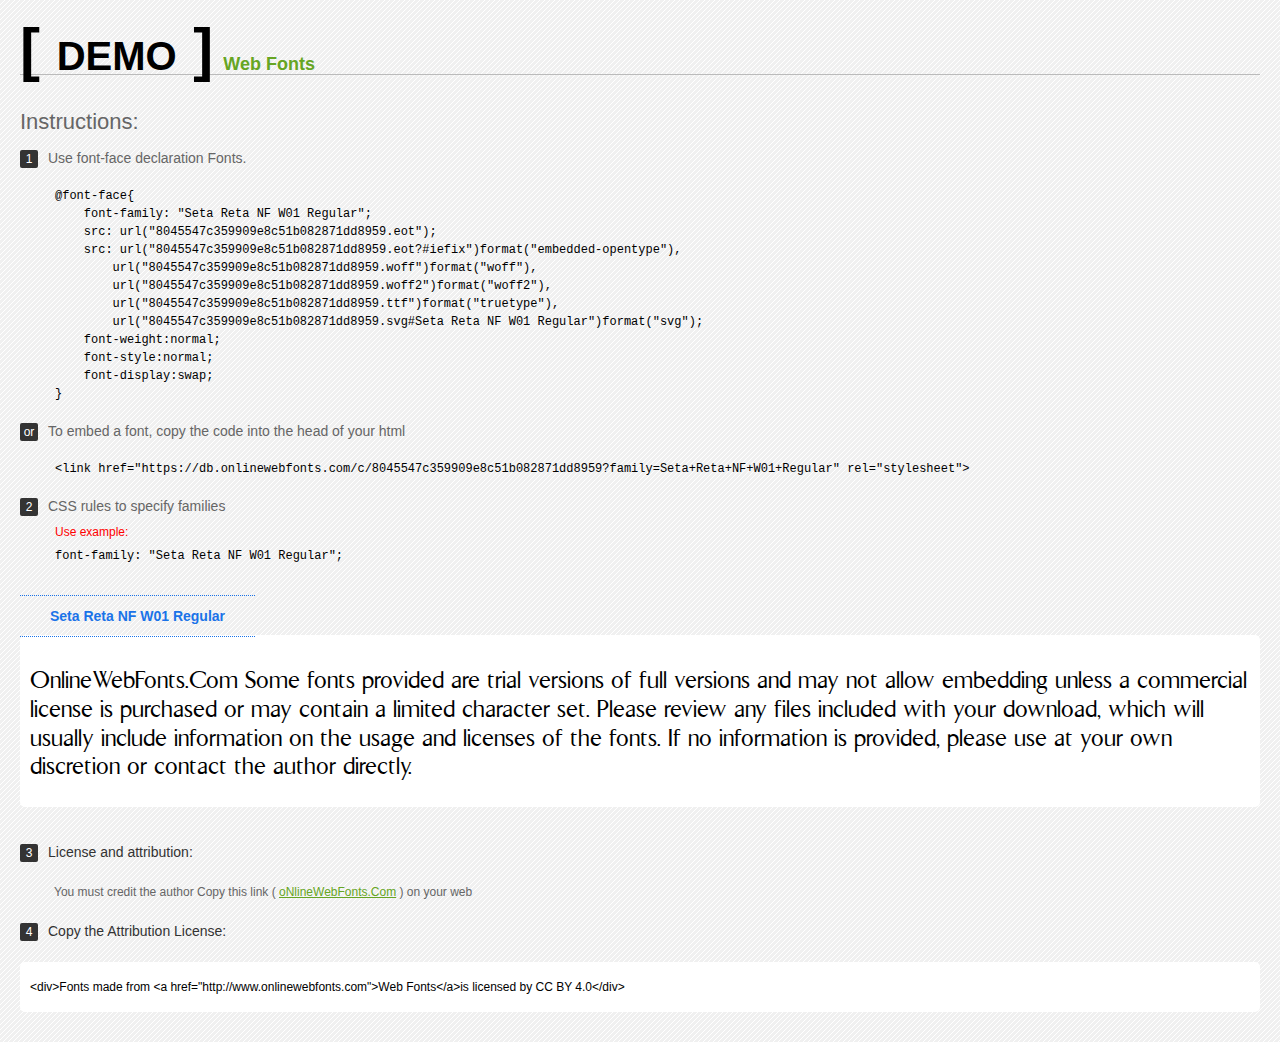
<file: assets/fonts/Web Fonts Demo.html>
<!doctype html>
<html>
<head>
<meta charset="utf-8">
<title>Seta Reta NF W01 Regular Fonts Demo</title>
<style type="text/css">
*{margin:0;padding:0;list-style-type:none;}body{font-family:Arial,Helvetica,sans-serif;line-height:1.5;font-size:16px;padding:20px;color:#333;background-image:url([data-uri]);}a{color:#66A523;}a:hover,.g:hover{opacity:0.7;}h1{font-size:60px;border-bottom:1px solid #bbb;line-height:20px;color:#000;text-transform:uppercase;margin-top:20px;}h1 a{font-size:18px;color:#66A523;text-decoration:none;text-transform:capitalize;margin-left:10px;}h1 font{font-size:40px;}.info{float:left;font-size:14px;margin-top:30px;color:#666;}.info .inst{font-size:22px;margin-bottom:10px;}.info span,.by span{color:#fff;border-radius:2px;display:inline-block;width:18px;height:18px;text-align:center;margin-right:10px;background-color:#333333;font-size:12px;line-height:18px;}.info .exs{font-size:12px;color:#666;margin-left:35px;display:block;}.info .exs font{color:#f00;line-height:30px;}.demo{float:left;width:100%;height:auto;padding-bottom:10px;margin-top:70px;background-color:#FFF;border-radius:5px;}.demo a{color:#1a73e8;float:left;font-weight:bold;font-size:14px;padding-right:30px;padding-left:30px;position:relative;border-top-width:1px;border-top-style:dotted;border-top-color:#1A73E8;text-decoration:none;border-bottom-width:1px;border-bottom-style:dotted;border-bottom-color:#1A73E8;line-height:40px;margin-top:-40px;}.demo .t{font-size:24px;float:left;width:calc(100% - 20px);color:#000;height:120px;margin-top:20px;line-height:1.2em;overflow-x:hidden;padding:10px;}.by{padding-top:15px;float:left;width:100%;margin-top:10px;margin-right:0;margin-bottom:10px;margin-left:0;font-size:14px;color:#666;}.by .b{padding-top:10px;padding-bottom:10px;color:#333;}.by .a{padding-top:10px;padding-bottom:10px;margin-left:34px;font-size:12px;}.te{width:100%;height:auto;border:0px solid #CCC;resize:none;float:left;margin-top:10px;line-height:16px;overflow:hidden;border-radius:5px;color:#000000;background-color:#FFF;font-size:12px;margin-bottom:20px;text-indent:10px;padding-top:17px;padding-bottom:17px;}pre{color:#000;}
</style>
<style type="text/css">

@font-face{
    font-family: "Seta Reta NF W01 Regular";
    src: url("8045547c359909e8c51b082871dd8959.eot");
    src: url("8045547c359909e8c51b082871dd8959.eot?#iefix")format("embedded-opentype"),
        url("8045547c359909e8c51b082871dd8959.woff")format("woff"),
        url("8045547c359909e8c51b082871dd8959.woff2")format("woff2"),
        url("8045547c359909e8c51b082871dd8959.ttf")format("truetype"),
        url("8045547c359909e8c51b082871dd8959.svg#Seta Reta NF W01 Regular")format("svg");
    font-weight:normal;
    font-style:normal;
    font-display:swap;
}

</style>
</head>
<body>
<h1> <span>[ <font>Demo</font> ]</span><a href="http://www.onlinewebfonts.com" target="_blank">Web Fonts</a></h1>
<div class="info">
  <div class="inst">Instructions:</div>
  <span>1</span>Use font-face declaration Fonts.
  <div class="exs">
    <pre>

@font-face{
    font-family: "Seta Reta NF W01 Regular";
    src: url("8045547c359909e8c51b082871dd8959.eot");
    src: url("8045547c359909e8c51b082871dd8959.eot?#iefix")format("embedded-opentype"),
        url("8045547c359909e8c51b082871dd8959.woff")format("woff"),
        url("8045547c359909e8c51b082871dd8959.woff2")format("woff2"),
        url("8045547c359909e8c51b082871dd8959.ttf")format("truetype"),
        url("8045547c359909e8c51b082871dd8959.svg#Seta Reta NF W01 Regular")format("svg");
    font-weight:normal;
    font-style:normal;
    font-display:swap;
}

</pre>
  </div>
  <span>or</span>To embed a font, copy the code into the head of your html
  <div class="exs">
<br/><pre>&lt;link href=&quot;https://db.onlinewebfonts.com/c/8045547c359909e8c51b082871dd8959?family=Seta+Reta+NF+W01+Regular&quot; rel=&quot;stylesheet&quot;&gt;</pre><br/>
  </div>
  <span>2</span>CSS rules to specify families
  <div class="exs"><font>Use example:</font> <br/>
    <pre>
font-family: &quot;Seta Reta NF W01 Regular&quot;;
</pre>
  </div>
</div>
<!--demo-->
<div class="demo"><a href="https://www.onlinewebfonts.com/download/8045547c359909e8c51b082871dd8959" target="_blank">Seta Reta NF W01 Regular</a>
  <div class="t" style='font-family:"Seta Reta NF W01 Regular"'>
  OnlineWebFonts.Com Some fonts provided are trial versions of full versions and may not allow embedding 
unless a commercial license is purchased or may contain a limited character set. 
Please review any files included with your download, 
which will usually include information on the usage and licenses of the fonts. 
If no information is provided, 
please use at your own discretion or contact the author directly.</div>
</div>
<!--demo-->
<div class="by">
  <div class="b"><span>3</span>License and attribution:</div>
  <div class="a">You must credit the author Copy this link ( <a href="http://www.onlinewebfonts.com" target="_blank">oNlineWebFonts.Com</a> ) on your web</div>
  <div class="b"><span>4</span>Copy the Attribution License:</div>
  <div class="te">&lt;div&gt;Fonts made from &lt;a href="http://www.onlinewebfonts.com"&gt;Web Fonts&lt;/a&gt;is licensed by CC BY 4.0&lt;/div&gt;</div>
</div>
</body>
</html>
</file>
<file: assets/css/propertyStyle.css>
@font-face{
    font-family: bruumBoldFont;
    src: url(./../fonts/Bruum\ FY\ Bold.otf);
}
@font-face{
    font-family: bruumFont;
    src: url(./../fonts/Bruum\ FY\ Black.otf);
}
@font-face{
    font-family: bruumLightFont;
    src: url(./../fonts/Bruum\ FY\ Light.otf);
}

*{
    font-family: bruumLightFont;
    margin: 0;
    padding: 0;
}
ul{
    margin-top: 0;
    margin-bottom: 0;
}
/* start home sreen */

/* start header */
header{
    position: relative;
    /* margin-bottom: 35px; */
    /* padding-bottom: 35px; */
    /* border-bottom: 5px solid #027cc2; */
}
header .left-part img{
    width: 90%;
    min-height: 65px;
    margin-top: 20px;
    margin-bottom: 25px;
    margin-left: auto;
    margin-right: auto;
    display: block;
    cursor: pointer;
}
header .right-part{
    width: 74%;
    position: absolute;
    right: 0;
    top: 0;
}
header .right-part .top-nav{
    background-color: #027cc2;
    padding: 0 20px;
    color: #fff;
    min-height: 60px;
    display: flex;
    align-items: center;
}
header .right-part .top-nav ul li a{
    text-decoration: none;
    color: #fff;
    font-size: 14px;
    font-family: bruumBoldFont;
}
header .right-part .top-nav ul li{
    font-size: 14px;
    font-family: bruumBoldFont;
    margin-right: 21px;
    position: relative;
    cursor: pointer;
}
header .right-part .top-nav ul li:hover{
    border-bottom: 1px solid #fff;
}
header .right-part .top-nav ul li:not(:last-child)::after{
    content: '';
    position: absolute;
    width: 2px;
    margin-left: 9px;
    height: 18px;
    bottom: 2px;
    background-color: #fff;
}
header .nav1{
    padding: 0 20px;
    position: absolute;
    width: 100%;
    min-height: 60px;
    display: flex;
    align-items: center;
}

/* header .nav1 ul li:first-of-type{
    border-top: 4px solid #027cc2;
} */
header .nav1 ul li{
    font-size: 14px;
    margin-right: 20px !important;
    cursor: pointer;
    font-family: bruumBoldFont;
    position: relative;
}
header .nav1 ul li:not(:last-child)::after{
    content: '';
    position: absolute;
    width: 2px;
    margin-left: 9px;
    height: 18px;
    bottom: 2px;
    background-color: #000;
}

.border-right {
    border-right: 1px solid #fcfcfc !important;
}
header .langs{
    margin-top: -10px;
}
header .langs span{
    font-size: 12px;
    color: #fcfcfc;
    cursor: pointer;
}
header .nav2{
    background-color: #f2f2f2;
    padding: 10px 0;
    margin-top: 10px;
    position: absolute;
    right: 0;
    bottom: 0;
    width: 75%;
}
header .nav2 ul{
    margin-left: 50px;
}
header .nav2 ul li{
    font-size: 14px;
    cursor: pointer;
}
/* end header */

.counter-top{
    background-color: #1a1a1a;
    padding: 20px 30px;
}
.counter-top .btns {
    /* display: flex;
    justify-content: space-evenly;
    align-items: center; */
    width: 90%;
}
.counter-top .btn{
    padding: 5px 10px;
    color: #f1efef;
    background-color: #bd1e2d;
    border: none;
    width: 80%;
    display: flex;
    justify-content: center;
    align-items: center;
    margin: auto;
}
.counter-top .btn a{
    text-decoration: none;
    color: #fff;
}
.counter-top .btns .btn-primary{
    background-color: #027cc2;
}
.counter-top p{
    font-size: 16px;
    margin-bottom: 0;
    text-align: center;
    color: #c3c3c3;
}   
.counter-top button.btn{
    font-size: 14px;
}   
/* start counter */
.counter{
    margin: 30px 0;
}
.counter h2{
    font-family: bruumBoldFont;
    color: #027cc2;
    font-size: 30px;
    font-weight: bold;
    margin: 5px;
}
.counter i{
    font-size: 35px;
    color: #888686;
}
.counter p{
    color: #888686;
}
/* end counter */
.datamatix-section{
    margin: 30px 0;
}
.datamatix-section h3{
    font-family: bruumBoldFont;
    font-size: 28px;
    margin-bottom: 30px;
    /* border-left: 4px solid #027cc2;
    padding-left: 20px; */
}
.datamatix-section .lists ul li{
    text-transform: capitalize;
}
.datamatix-section p{
    font-size: 21px;
    line-height: 32px;
    width: 79%;
}
.datamatix-section a{
    color: #027cc2 !important;
    font-size: 17px;
    cursor: pointer;
    text-decoration: none;
}

.banner_title{
    margin: 40px 0 20px;
    font-family: bruumBoldFont;
    line-height: 40px;
    font-size: 30px;
    text-align: left;
    width: 95%;
}
.banner_text{
    width: 95%;
    font-size: 20px;
}

/* start banners */
.bannerTop{
    background-image: url(./../img/imageeBanner.png);
    width: 100%;
    height: 700px;
    background-size: cover;
    background-repeat: no-repeat;
    position: relative;
}
.main-banner img{
    width: 100%;
}
.banner{
    /* border-bottom: 10px solid #027cc2; */
    width: 100%;
    height: 780px;
    background-size: cover;
    background-repeat: no-repeat;
    position: relative;
}
.banner.bannerRight{
    background-position: right;
}
.banner.bannerLeft{
    background-position: left;
}
.banner.bannerLeft .banner-text{
    margin-left: 5%;
}
.banner.bannerRight .banner-text{
    margin-right: 5%;
}
.banner-1{
    background-image: url(./../img/10th_banner_6.jpg);
    border-bottom: 10px solid #027cc2;
    margin-bottom: 30px;
}
.banner-2{
    background-image: url(./../img/10th_banner_2.jpg);
    /* margin-bottom: -5px; */
}
.banner-3{
    background-image: url(./../img/10th_banner_3.jpg);
    /* border-top: 10px solid #027cc2; */
}
.banner-4{
    background-image: url(./../img/10th_banner_4.jpg);
    /* margin-bottom: -5px; */
}
.banner-5{
    background-image: url(./../img/10th_banner_5.jpg);
    /* margin-bottom: -5px; */
}
/* .banner-6{
    background-image: url(./../img/ce.jpg);
    border-bottom: 10px solid #ed2027;
} */

.banner .banner-text h3{
    position: relative;
    /* color: #027cc2; */
    font-family: bruumBoldFont;
    font-size: 45px;
    line-height: 50px;
    margin-top: 70%;
}
.banner .banner-text hr{
    border-top: 2px solid #027cc2;
    width: 70%;
    margin-left: 0;
    border-width: 1px;
    display: inline-flex;
}
.banner-2 .banner-text hr{
    margin-right: 0;
}
.banner .banner-text p{
    font-size: 18px;
    margin-top: 10px;
    width: 90%;
}
.banner .banner-text .btn-primary{
    background-color: #027cc2;
    border: #027cc2;
    border-radius: 5px;
    padding: 4px 14px;
}
/* end banners */

/* start gallery */
.categories img{
    margin-bottom: 25px;
}
.gallery{
    width: 75%;
    margin: 0 auto;
}
.gallery button.btn{
    display: block;
    margin: 2% 42%;
    padding: 5px 30px;
    border-radius: 0;
}
.gallery img.img-fluid{
    margin-bottom: 20px;
}
/* end gallery */

/* start events */
.events h3{
    font-weight: bold;
    margin: 40px 0;
    text-align: center;
    font-size: 32px;
}
.events .event-card{
    position: relative;
    padding: 20px;
    min-height: 620px;
    text-align: center;
    margin-bottom: 20px;
}
.events .event-card h5{
    font-family: bruumBoldFont;
    margin: 20px auto;
    font-size: 24px;
}
.events .card-body p, .card-footer p{
    color: #8b8b8b;
}
.events a{
    text-decoration: none;
    color: #fff;
    font-family: bruumLightFont;
}
.events button{
    background-color: #1b75ba;
    border-color: #1b75ba;
    width: 90%;
    position: absolute;
    bottom: 20px;
    display: flex;
    align-items: center;
    justify-content: center;
    padding: 10px 0;
}
.events .card-footer h6{
    font-family: bruumBoldFont;
    font-size: 18px;
    margin-top: 20px;
    margin-bottom: 2px;
}
.events .event-card:hover, .event-card.active{
    background-color: #f8f8f8;
    transition: .3s all;
    cursor: pointer;
}
/* end events */

.footer-top h4{
    width: 90%;
    margin: auto;
}
/* start footer */
footer{
    padding: 50px 0 0;
    background-color: rgba(240,240,241,255);
    margin-top: 30px;
}
footer .logo {
    text-align: center;
}
footer .logo img{
    width: 90%;
    margin-top: -30%;
}
footer .logo img.logo2{
    margin-top: -20%;
}
/* footer .logo span{
    font-family: boldFont;
} */
footer h5{
    color: #027cc2;
    font-size: 17px;
    font-family: bruumBoldFont;
}
footer .links{
    margin-bottom: 5px;
}
footer .links span{
    color: #3d3b3b;
    font-size: 14px;
    cursor: pointer;
}
footer .links span:hover{
    color: #0c4f75;
    font-weight: 700;
}
footer .subscribe-label{
    color: #027cc2;
    font-size: 17px;
    font-family: bruumBoldFont;
}
footer p.footr{
    font-size: 15px;
    margin-top: 10px;
}
footer .copy-right{
    margin-top: 50px;
    background-color: #027cc2;
    color: #fff;
}
footer .copy-right p{
    font-size: 15px;
    margin: auto;
    padding: 15px 0;
    text-align: center;
    color: #fff
}
footer form input, footer form .btn{
    max-height: 33px;
    background-color: #027cc2;
}
footer form .btn{
    font-size: 13px;
    justify-content: center;
    align-items: center;
}
footer .icon-download img{
    margin-left: 25px;
    min-height: 44px;
    margin-top: -5px;
    width: 40%;
    cursor: pointer;
}
footer .social img{
    margin-right: 10px;
    cursor: pointer;
}
/* end footer */

/* start home sreen */

/* start media query */
@media only screen and (min-width: 1400px) {
    .banner {
        height: 820px;
    }
    .datamatix-section p, .datamatix-section a {
        font-size: 25px;
        line-height: 40px;
    }
}
@media only screen and (max-width: 1344px) {
    header .nav1 ul li {
        font-size: 13px;
        margin-right: 10px;
        margin-left: 0px;
    }
}
@media only screen and (max-width: 1312px) and (min-width: 1270px)  {
    .banner.bannerLeft, .banner.bannerRight {
        height: 750px;
        background-position: top;
    }
}
@media only screen and (max-width: 1281px) {
    .counter-top p{
        font-size: 14px;
    }
    .counter-top .btns {
        position: relative;
        top: 50%;
        transform: translateY(-50%);
    }
}
@media only screen and (max-width: 1168px) {
    header .right-part .top-nav ul li {
        font-size: 14px;
    }
}
@media only screen and (max-width: 1059px) {
    /* header .nav1{
        margin-top: 0;
        margin-bottom: 0;
        padding: 25px;
    } */
    header .nav1 ul li {
        font-size: 12px;
    }
}
@media only screen and (max-width: 1024px) {
    /* header .nav1{
        padding-bottom: 10px;
    } */
}
@media only screen and (max-width: 1199px) {
    .datamatix-section p {
        font-size: 18px;
        width: 100%;
    }
}
@media only screen and (max-width: 1109px) {
    .counter-top .btns {
        width: 100%;
    }
}
@media only screen and (max-width: 1086px) {
    header .nav1{
        position: relative;
        width: 100%;
    }
}
@media only screen and (max-width: 991px) {
    .counter h2 {
        font-size: 24px;
    }
    .datamatix-section p {
        font-size: 16px;
    }
    .banner.bannerRight .banner-text{
        margin-right: 5%;
    }
    .banner .banner-text{
        margin-top: -10%;
    }
    .banner {
        height: 560px;
    }
    .banner .banner-text h3 {
        font-size: 26px;
        line-height: 33px;
        margin-top: 100%;
    }
    .banner .banner-text p {
        font-size: 18px;
        line-height: 25px;
    }
    .banner .banner-text h3 br{
        display: none;
    }
    .events h3 {
        margin: 25px 0;
        font-size: 25px;
    }
    .events .event-card {
        min-height: 575px;
    }
    .events .event-card h5 {
        font-size: 17px;
        margin: 15px auto;
    }
    .events .card-body p, .card-footer p {
        color: #8b8b8b;
        font-size: 14px;
    }
    .events .card-footer h6 {
        font-size: 16px;
        margin-bottom: 6px;
    }
    .events a {
        font-size: 14px;
    }
    .events button {
        padding: 4px 0;
    }
}
@media only screen and (max-width: 940px) {
    header .left-part img {
        width: 100%;
    }
}

@media only screen and (max-width: 798px) {
    header .nav2 {
        padding: 3px 0;
    }
}
@media only screen and (max-width: 842px) and (min-width: 768px)  {
    .counter-top button.btn{
        font-size: 11px;
    }
    .counter h2 {
        font-size: 26px;
    }
    .counter-top p{
        font-size: 14px;
    }
    .datamatix-section p {
        font-size: 18px;
    }
}
@media only screen and (max-width: 767px) {
    header .right-part{
        position: relative;
        width: 100%;
    }
    header .right-part .top-nav ul li, header .nav1 ul li{
        font-size: 14px;
        width: 40%;
        margin: 5px auto;
    }
    header .langs span{
        font-size: 12px;
    }
    header .right-part .top-nav {
        padding: 20px;
    }
    header .right-part .top-nav ul li:not(:last-child)::after{
        position: relative;
    }
    header .nav1 ul li:not(:last-child)::after{
        position: relative;
        width: 20%;
    }
    header .left-part img {
        width: auto;
        min-height: auto;
    }
    header .nav1{
        position: relative;
        width: 100%;
        padding: 25px;
        margin: 0;
    }
    header .nav2 {
        width: 100%;
    }
    header .left-part img{
        margin: auto;
        display: flex;
    }
    header .nav2 ul {
        margin-left: 0;
    }
    .datamatix-section br{
        display: none;
    }
    .counter-top button.btn{
        width: 100%;
        margin: 20px auto;
    }
    .datamatix-section {
        margin: 9% auto;
    }
    .datamatix-section h3{
        font-size: 20px;
    }
    .datamatix-section p {
        font-size: 14px;
        width: 100%;
    }
    .gallery button.btn {
        width: 50%;
        margin: 20px auto;
    }
    .banner_title{
        font-size: 22px;
        text-align: center;
        line-height: 30px;
    }
    .banner, .bannerTop{
        width: 100%;
        height: 400px;
    }
    .banner .banner-text h3 {
        font-size: 24px;
    }
    .banner .over{
        position: absolute;
        left: 0;
        top: 0;
        right: 0;
        bottom: 0;
        background-color: #000;
        opacity: .8;
        z-index: 99;
    }
    .banner .banner-text h3{
        margin-top: 44%;
        color: #027cc2;
    }
    .banner .banner-text hr {
       margin: auto;
        width: 50%;
    }
    .banner .banner-text{
        display: flex;
        flex-direction: column;
        align-items: center;
        text-align: center;
    }
    .banner .banner-text h3 br, .banner-text p br {
        display: none;
    }
    .banner .banner-text p{
        color: #fff;
        margin-top: 12px;
        margin: 10px auto;
    }
    .categories .cat{
        display: flex;
        justify-content: center;
    }
    .category img{
        margin: 10px auto;
        display: block;
    }
    .events h5 br{
        display: none;
    }
    .events .event-card {
        min-height: 500px;
    }
    .footer-top h4{
        width: 100%;
        font-size: 21px;
    }
    footer .logo{
        margin-bottom: 20px;
    }
    footer .icon-download{
        width: 75%;
        margin: 15px auto;
        justify-content: center;
    }
    footer .social{
        width: 25%;
        margin: 0 auto;
    }
    
}
@media only screen and (max-width: 575px) {
    /* header .nav1{
        padding-bottom: 15%;
    } */
    header .left-part img {
        width: 50%;
        min-height: 60px;
    }
    header .nav2 {
        padding: 10px 0;
    }
    header .nav2 ul li {
        font-size: 12px;
    }
    .counter-top .btns {
        margin-top: 15px;
    }
    .counter-top .btns .btn {
        width: 100%;
        margin-top: 5px;
    }
    .banner .banner-text h3 {
        margin-top: 45%;
    }
    .banner .banner-text hr{
        width: 100%;
        margin: auto !important;
    }
    .banner .banner-text {
        text-align: center;
    }
    .gallery img{
        margin: -10px auto;
        display: block;
        width: 90%;
    }
    .categories img{
        margin-bottom: 10px;
    }
    .datamatix-section ul li{
        font-size: 14px;
        line-height: 21px;
    }   
    .events .event-card {
        min-height: 535px;
    }
    .footer-top h4{
        width: 85%;
        font-size: 18px;
        text-align: center;
    }

    footer h5 {
        font-size: 15px;
    }
    footer .links span {
        font-size: 13px;
    }
    footer .copy-right {
        margin-top: 30px;
    }
    footer .copy-right p {
        font-size: 13px;
    }
}
/* @media only screen and (max-width: 475px) {
    header .nav1{
        padding-bottom: 20%;
    }
} */
@media only screen and (max-width: 558px) {
    header .nav1 ul li {
        margin-left: 5px;
        font-size: 13px;
    }
}
@media only screen and (max-width: 505px) {
    header .nav1 .langs {
        margin-top: 0;
        font-size: 12px;
    }
    .banner .banner-text hr{
        width: 75%;
    }
    .banner .banner-text h3 {
        margin-top: 50%;
    }
}
@media only screen and (max-width: 460px){
    header .nav1 ul li{
        width: 35%;
    }
}
@media only screen and (max-width: 418px){
    .nav1 .langs{
        display: flex;
    }
}
@media only screen and (max-width: 414px) {
    header .nav1 ul li, header .right-part .top-nav ul li {
        margin-left: 0px;
        font-size: 14px;
        display: block;
        width: 100%;
        margin: 5px auto;
    }
    /* .banner .banner-text h3 {
        margin-top: 40%;
    } */
    .datamatix-section p {
        line-height: 22px;
    }
}
@media only screen and (max-width: 375px) {
    /* header .nav1{
        padding-bottom: 25%;
    } */
    .banner .banner-text hr{
        margin: auto;
    }
    .banner .banner-text h3 {
        margin-top: 60%;
    }
    .banner .banner-text p{
        margin-top: 10px;
    }
    form button.d-flex{
        padding: 5px 10px;
    }
    .datamatix-section h3 {
        font-size: 16px;
        margin-bottom: 5px;
    }
    .datamatix-section p , .datamatix-section a {
        font-size: 14px;
        line-height: 22px;
    }
    .datamatix-section{
        margin-bottom: 25px;
    }
}
@media only screen and (max-width: 237px) {
    .banner_title {
        font-size: 13px;
        text-align: left;
        line-height: 19px;
        margin-top: 100px !important;
    }
}

/* end media query */
</file>
<file: assets/css/prop11thStyle.css>
@font-face{
    font-family: bruumBoldFont;
    src: url(./../fonts/Bruum\ FY\ Bold.otf);
}
@font-face{
    font-family: bruumFont;
    src: url(./../fonts/Bruum\ FY\ Black.otf);
}
@font-face{
    font-family: bruumLightFont;
    src: url(./../fonts/Bruum\ FY\ Light.otf);
}

*{
    font-family: bruumLightFont;
    margin: 0;
    padding: 0;
}
ul{
    margin-top: 0;
    margin-bottom: 0;
}
/* start home sreen */

/* start header */
header{
    position: relative;
    /* margin-bottom: 35px; */
    /* padding-bottom: 35px; */
    /* border-bottom: 5px solid #027cc2; */
}
header .left-part img{
    width: 90%;
    min-height: 65px;
    margin-top: 20px;
    margin-bottom: 25px;
    margin-left: auto;
    margin-right: auto;
    display: block;
    cursor: pointer;
}
header .right-part{
    width: 74%;
    position: absolute;
    right: 0;
    top: 0;
}
header .right-part .top-nav{
    background-color: #027cc2;
    padding: 0 20px;
    color: #fff;
    min-height: 60px;
    display: flex;
    align-items: center;
}
header .right-part .top-nav ul li a{
    text-decoration: none;
    color: #fff;
    font-size: 14px;
    font-family: bruumBoldFont;
}
header .right-part .top-nav ul li{
    font-size: 14px;
    font-family: bruumBoldFont;
    margin-right: 21px;
    position: relative;
    cursor: pointer;
}
header .right-part .top-nav ul li:hover{
    border-bottom: 1px solid #fff;
}
header .right-part .top-nav ul li:not(:last-child)::after{
    content: '';
    position: absolute;
    width: 2px;
    margin-left: 9px;
    height: 18px;
    bottom: 2px;
    background-color: #fff;
}
header .nav1{
    padding: 0 20px;
    position: absolute;
    width: 100%;
    min-height: 60px;
    display: flex;
    align-items: center;
}

/* header .nav1 ul li:first-of-type{
    border-top: 4px solid #027cc2;
} */
header .nav1 ul li{
    font-size: 14px;
    margin-right: 20px !important;
    cursor: pointer;
    font-family: bruumBoldFont;
    position: relative;
}
header .nav1 ul li:not(:last-child)::after{
    content: '';
    position: absolute;
    width: 2px;
    margin-left: 9px;
    height: 18px;
    bottom: 2px;
    background-color: #000;
}

.border-right {
    border-right: 1px solid #fcfcfc !important;
}
header .langs{
    margin-top: -10px;
}
header .langs span{
    font-size: 12px;
    color: #fcfcfc;
    cursor: pointer;
}
header .nav2{
    background-color: #f2f2f2;
    padding: 10px 0;
    margin-top: 10px;
    position: absolute;
    right: 0;
    bottom: 0;
    width: 75%;
}
header .nav2 ul{
    margin-left: 50px;
}
header .nav2 ul li{
    font-size: 14px;
    cursor: pointer;
}
/* end header */

.counter-top{
    background-color: #1a1a1a;
    padding: 20px 30px;
}
.counter-top .btns {
    /* display: flex;
    justify-content: space-evenly;
    align-items: center; */
    width: 90%;
}
.counter-top .btns .btn-primary{
    background-color: #027cc2;
    padding: 5px 10px;
    color: #f1efef;
    border: none;
    width: 80%;
    display: flex;
    justify-content: center;
    align-items: center;
    margin: auto;
}
.counter-top p{
    font-size: 15px;
    margin-bottom: 0;
    text-align: center;
    color: #c3c3c3;
}   
.counter-top button.btn{
    font-size: 14px;
}   
/* start counter */
.counter{
    margin: 30px 0;
}
.counter h2{
    font-family: bruumBoldFont;
    color: #027cc2;
    font-size: 30px;
    font-weight: bold;
    margin: 5px;
}
.counter i{
    font-size: 35px;
    color: #888686;
}
.counter p{
    color: #888686;
}
/* end counter */
.datamatix-section{
    margin: 30px 0;
}
.datamatix-section h3{
    font-family: bruumBoldFont;
    font-size: 28px;
    margin-bottom: 30px;
    border-left: 4px solid #027cc2;
    padding-left: 20px;
}
.datamatix-section .lists ul li{
    text-transform: capitalize;
}
.datamatix-section p{
    font-size: 21px;
    line-height: 32px;
    /* width: 79%; */
}
.datamatix-section a{
    color: #027cc2 !important;
    font-size: 17px;
    cursor: pointer;
    text-decoration: none;
}

.banner_title{
    margin: 40px 0 20px;
    font-family: bruumBoldFont;
    line-height: 40px;
    font-size: 30px;
    text-align: left;
    width: 95%;
}
.banner_text{
    width: 95%;
    font-size: 20px;
}

/* start banners */
.bannerTop{
    background-image: url(./../img/imageeBanner.png);
    width: 100%;
    height: 700px;
    background-size: cover;
    background-repeat: no-repeat;
    position: relative;
}
.main-banner img{
    width: 100%;
}
.banner{
    /* border-bottom: 10px solid #027cc2; */
    width: 100%;
    height: 780px;
    background-size: cover;
    background-repeat: no-repeat;
    position: relative;
}
.banner.bannerRight{
    background-position: right;
}
.banner.bannerLeft{
    background-position: left;
}
.banner.bannerLeft .banner-text{
    margin-left: 5%;
}
.banner.bannerRight .banner-text{
    margin-right: 5%;
}
.banner-1{
    background-image: url(./../img/10th_banner_1.jpg);
    border-bottom: 10px solid #027cc2;
    margin-bottom: 30px;
}
.banner-2{
    background-image: url(./../img/10th_banner_2.jpg);
    /* margin-bottom: -5px; */
}
.banner-3{
    background-image: url(./../img/10th_banner_3.jpg);
    /* border-top: 10px solid #027cc2; */
}
.banner-4{
    background-image: url(./../img/10th_banner_4.jpg);
    /* margin-bottom: -5px; */
}
.banner-5{
    background-image: url(./../img/10th_banner_5.jpg);
    /* margin-bottom: -5px; */
}
/* .banner-6{
    background-image: url(./../img/ce.jpg);
    border-bottom: 10px solid #ed2027;
} */

.banner .banner-text h3{
    position: relative;
    /* color: #027cc2; */
    font-family: bruumBoldFont;
    font-size: 38px;
    line-height: 40px;
    margin-top: 90%;
}
.banner .banner-text hr{
    border-top: 2px solid #027cc2;
    width: 70%;
    margin-left: 0;
    border-width: 1px;
    display: inline-flex;
}
.banner-2 .banner-text hr{
    margin-right: 0;
}
.banner .banner-text p{
    font-size: 18px;
    /* margin-top: 10px; */
}
.banner .banner-text .btn-primary{
    background-color: #027cc2;
    border: #027cc2;
    border-radius: 5px;
    padding: 4px 14px;
}
/* end banners */

/* start gallery */
.categories img{
    margin-bottom: 25px;
}
.gallery{
    width: 75%;
    margin: 0 auto;
}
.gallery button.btn{
    display: block;
    margin-top: 20px;
    margin-bottom: 40px;
    padding: 5px;
    /* width: 90%; */
    min-width: 320px;
    border-radius: 0;
}
.gallery img.img-fluid{
    margin-bottom: 20px;
}
/* end gallery */

/* start events */
.events h3{
    font-weight: bold;
    margin: 40px 0;
    text-align: center;
    font-size: 32px;
}
.events .event-card{
    position: relative;
    padding: 20px;
    min-height: 620px;
    text-align: center;
    margin-bottom: 20px;
}
.events .event-card h5{
    font-family: bruumBoldFont;
    margin: 20px auto;
    font-size: 24px;
}
.events .card-body p, .card-footer p{
    color: #8b8b8b;
}
.events a{
    text-decoration: none;
    color: #fff;
    font-family: bruumLightFont;
}
.events button{
    background-color: #1b75ba;
    border-color: #1b75ba;
    width: 90%;
    position: absolute;
    bottom: 20px;
    display: flex;
    align-items: center;
    justify-content: center;
    padding: 10px 0;
}
.events .card-footer h6{
    font-family: bruumBoldFont;
    font-size: 18px;
    margin-top: 20px;
    margin-bottom: 2px;
}
.events .event-card:hover, .event-card.active{
    background-color: #f8f8f8;
    transition: .3s all;
    cursor: pointer;
}
/* end events */

.footer-top h4{
    width: 90%;
    margin: auto;
}
/* start footer */
footer{
    padding: 50px 0 0;
    background-color: rgba(240,240,241,255);
    margin-top: 30px;
}
footer .logo {
    text-align: center;
}
footer .logo img{
    width: 90%;
    margin-top: -30%;
}
footer .logo img.logo2{
    margin-top: -20%;
}
/* footer .logo span{
    font-family: boldFont;
} */
footer h5{
    color: #027cc2;
    font-size: 17px;
    font-family: bruumBoldFont;
}
footer .links{
    margin-bottom: 5px;
}
footer .links span{
    color: #3d3b3b;
    font-size: 14px;
    cursor: pointer;
}
footer .links span:hover{
    color: #0c4f75;
    font-weight: 700;
}
footer .subscribe-label{
    color: #027cc2;
    font-size: 17px;
    font-family: bruumBoldFont;
}
footer p.footr{
    font-size: 15px;
    margin-top: 10px;
}
footer .copy-right{
    margin-top: 50px;
    background-color: #027cc2;
    color: #fff;
}
footer .copy-right p{
    font-size: 15px;
    margin: auto;
    padding: 15px 0;
    text-align: center;
    color: #fff
}
footer form input, footer form .btn{
    max-height: 33px;
    background-color: #027cc2;
}
footer form .btn{
    font-size: 13px;
    justify-content: center;
    align-items: center;
}
footer .icon-download img{
    margin-left: 25px;
    min-height: 44px;
    margin-top: -5px;
    width: 40%;
    cursor: pointer;
}
footer .social img{
    margin-right: 10px;
    cursor: pointer;
}
/* end footer */

/* start home sreen */

/* start media query */
@media only screen and (min-width: 1400px) {
    .banner {
        height: 820px;
    }
    .datamatix-section p, .datamatix-section a {
        font-size: 25px;
        line-height: 40px;
    }
}
@media only screen and (max-width: 1312px) and (min-width: 1270px)  {
    .banner.bannerLeft, .banner.bannerRight {
        height: 750px;
        background-position: top;
    }
}
@media only screen and (max-width: 1344px) {
    header .nav1 ul li {
        font-size: 13px;
        margin-right: 10px;
        margin-left: 0px;
    }
}
@media only screen and (max-width: 1281px) {
    .counter-top p{
        font-size: 14px;
    }
    .counter-top .btns {
        position: relative;
        top: 50%;
        transform: translateY(-50%);
    }
}
@media only screen and (max-width: 1199px) {
    .gallery button.btn {
        margin: 20px auto;
        min-width: 85%;
    }
}
@media only screen and (max-width: 1168px) {
    header .right-part .top-nav ul li {
        font-size: 14px;
    }
}
@media only screen and (max-width: 1059px) {
    /* header .nav1{
        margin-top: 0;
        margin-bottom: 0;
        padding: 25px;
    } */
    header .nav1 ul li {
        font-size: 12px;
    }
}
@media only screen and (max-width: 1024px) {
    /* header .nav1{
        padding-bottom: 10px;
    } */
}
@media only screen and (max-width: 1109px) {
    .counter-top .btns {
        width: 100%;
    }
}
@media only screen and (max-width: 1086px) {
    header .nav1{
        position: relative;
        width: 100%;
    }
}
@media only screen and (max-width: 991px) {
    .counter h2 {
        font-size: 24px;
    }
    .datamatix-section p {
        font-size: 16px;
    }
    .banner.bannerRight .banner-text{
        margin-right: 5%;
    }
    .banner .banner-text{
        margin-top: -10%;
    }
    .banner {
        height: 560px;
    }
    .banner .banner-text h3 {
        font-size: 26px;
        line-height: 33px;
        margin-top: 100%;
    }
    .banner .banner-text p {
        font-size: 18px;
        line-height: 25px;
    }
    .banner .banner-text h3 br{
        display: none;
    }
    .banner .banner-text h3 {
        line-height: 27px;
    }
    .events h3 {
        margin: 25px 0;
        font-size: 25px;
    }
    .events .event-card {
        min-height: 575px;
    }
    .events .event-card h5 {
        font-size: 17px;
        margin: 15px auto;
    }
    .events .card-body p, .card-footer p {
        color: #8b8b8b;
        font-size: 14px;
    }
    .events .card-footer h6 {
        font-size: 16px;
        margin-bottom: 6px;
    }
    .events a {
        font-size: 14px;
    }
    .events button {
        padding: 4px 0;
    }
}
@media only screen and (max-width: 940px) {
    header .left-part img {
        width: 100%;
    }
}

@media only screen and (max-width: 798px) {
    header .nav2 {
        padding: 3px 0;
    }
}
@media only screen and (max-width: 886px) and (min-width: 843px)  {
    .counter-top button.btn {
        font-size: 13px;
    }
}
@media only screen and (max-width: 842px) and (min-width: 768px)  {
    .counter-top button.btn{
        font-size: 11px;
    }
    .counter h2 {
        font-size: 26px;
    }
    .counter-top p{
        font-size: 14px;
    }
    .datamatix-section p {
        font-size: 18px;
    }
}
@media only screen and (max-width: 767px) {
    header .right-part{
        position: relative;
        width: 100%;
    }
    header .right-part .top-nav ul li, header .nav1 ul li{
        font-size: 14px;
        width: 40%;
        margin: 5px auto;
    }
    header .langs span{
        font-size: 12px;
    }
    header .right-part .top-nav {
        padding: 20px;
    }
    header .right-part .top-nav ul li:not(:last-child)::after{
        position: relative;
    }
    header .nav1 ul li{
        width: 40%;
        margin: 5px auto;
        display: inline-block;
    }
    header .nav1 ul li:not(:last-child)::after{
        position: relative;
        width: 20%;
    }
    header .left-part img {
        width: auto;
        min-height: auto;
    }
    header .nav1{
        position: relative;
        width: 100%;
        padding: 25px;
        margin: 0;
    }
    header .nav2 {
        width: 100%;
    }
    header .left-part img{
        margin: auto;
        display: flex;
    }
    header .nav2 ul {
        margin-left: 0;
    }
    .datamatix-section br{
        display: none;
    }
    .counter-top button.btn{
        width: 100%;
        margin: 20px auto;
    }
    .datamatix-section {
        margin: 9% auto;
    }
    .datamatix-section h3{
        font-size: 20px;
    }
    .datamatix-section p {
        font-size: 14px;
        width: 100%;
    }
    .gallery button.btn{
        margin: 20px auto;
        min-width: 85%;
    }
    .banner_title{
        font-size: 22px;
        text-align: center;
        line-height: 30px;
    }
    .banner, .bannerTop{
        width: 100%;
        height: 400px;
    }
    .banner .banner-text h3 {
        font-size: 24px;
    }
    .banner .over{
        position: absolute;
        left: 0;
        top: 0;
        right: 0;
        bottom: 0;
        background-color: #000;
        opacity: .8;
        z-index: 99;
    }
    .banner .banner-text h3{
        margin-top: 44%;
        color: #027cc2;
    }
    .banner .banner-text hr {
       margin: auto;
        width: 50%;
    }
    .banner .banner-text{
        display: flex;
        flex-direction: column;
        align-items: center;
        text-align: center;
    }
    .banner .banner-text h3 br, .banner-text p br {
        display: none;
    }
    .banner .banner-text p{
        color: #fff;
        margin-top: 12px;
        margin: 10px auto;
    }
    .categories .cat{
        display: flex;
        justify-content: center;
    }
    .category img{
        margin: 10px auto;
        display: block;
    }
    .events h5 br{
        display: none;
    }
    .events .event-card {
        min-height: 500px;
    }
    .footer-top h4{
        width: 100%;
        font-size: 21px;
    }
    footer .logo{
        margin-bottom: 20px;
    }
    footer .icon-download{
        width: 75%;
        margin: 15px auto;
    }
    footer .social{
        width: 25%;
        margin: 0 auto;
        justify-content: center;
    }
    
}
@media only screen and (max-width: 575px) {
    /* header .nav1{
        padding-bottom: 15%;
    } */
    header .left-part img {
        width: 50%;
        min-height: 60px;
    }
    header .nav2 {
        padding: 10px 0;
    }
    header .nav2 ul li {
        font-size: 12px;
    }
    .counter-top .btns {
        margin-top: 15px;
    }
    .counter-top .btns .btn {
        width: 100%;
        margin-top: 5px;
    }
    .banner .banner-text h3 {
        margin-top: 45%;
    }
    .banner .banner-text hr{
        width: 100%;
        margin: auto !important;
    }
    .banner .banner-text {
        text-align: center;
    }
    .gallery img{
        margin: -10px auto;
        display: block;
        width: 90%;
    }
    .categories img{
        margin-bottom: 10px;
    }
    .datamatix-section ul li{
        font-size: 14px;
        line-height: 21px;
    }   
    .events .event-card {
        min-height: 535px;
    }
    .footer-top h4{
        width: 85%;
        font-size: 18px;
        text-align: center;
    }

    footer h5 {
        font-size: 15px;
    }
    footer .links span {
        font-size: 13px;
    }
    footer .copy-right {
        margin-top: 30px;
    }
    footer .copy-right p {
        font-size: 13px;
    }
}
/* @media only screen and (max-width: 475px) {
    header .nav1{
        padding-bottom: 20%;
    }
} */
@media only screen and (max-width: 558px) {
    header .nav1 ul li {
        margin-left: 5px;
        font-size: 13px;
    }
}
@media only screen and (max-width: 505px) {
    header .nav1 .langs {
        margin-top: 0;
        font-size: 12px;
    }
    .banner .banner-text hr{
        width: 75%;
    }
    .banner .banner-text h3 {
        margin-top: 50%;
    }
}
@media only screen and (max-width: 460px){
    header .nav1 ul li{
        font-size: 11px;
    }
}
@media only screen and (max-width: 418px){
    .nav1 .langs{
        display: flex;
    }
}
@media only screen and (max-width: 414px) {
    header .nav1 ul li, header .right-part .top-nav ul li {
        margin-left: 0px;
        font-size: 14px;
        display: block;
        width: 100%;
    }
    /* .banner .banner-text h3 {
        margin-top: 40%;
    } */
    .datamatix-section p {
        line-height: 22px;
    }
}
@media only screen and (max-width: 375px) {
    /* header .nav1{
        padding-bottom: 25%;
    } */
    .banner .banner-text hr{
        margin: auto;
    }
    .banner .banner-text h3 {
        margin-top: 60%;
    }
    .banner .banner-text p{
        margin-top: 10px;
    }
    form button.d-flex{
        padding: 5px 10px;
    }
    .datamatix-section h3 {
        font-size: 16px;
        margin-bottom: 5px;
    }
    .datamatix-section p , .datamatix-section a {
        font-size: 14px;
        line-height: 22px;
    }
    .datamatix-section{
        margin-bottom: 25px;
    }
}
@media only screen and (max-width: 237px) {
    .banner_title {
        font-size: 13px;
        text-align: left;
        line-height: 19px;
        margin-top: 100px !important;
    }
}

/* end media query */
</file>
<file: assets/css/eventPrpStyle.css>
@font-face{
    font-family: bruumBoldFont;
    src: url(./../fonts/Bruum\ FY\ Bold.otf);
}
@font-face{
    font-family: bruumFont;
    src: url(./../fonts/Bruum\ FY\ Black.otf);
}
@font-face{
    font-family: bruumLightFont;
    src: url(./../fonts/Bruum\ FY\ Light.otf);
}

*{
    font-family: bruumLightFont;
    margin: 0;
    padding: 0;
}
ul{
    margin-top: 0;
    margin-bottom: 0;
}
/* start home sreen */

/* start header */
header{
    position: relative;
    /* margin-bottom: 35px; */
    /* padding-bottom: 35px; */
    /* border-bottom: 5px solid #027cc2; */
}
header .left-part img{
    width: 90%;
    min-height: 65px;
    margin-top: 20px;
    margin-bottom: 25px;
    margin-left: auto;
    margin-right: auto;
    display: block;
    cursor: pointer;
}
header .right-part{
    width: 74%;
    position: absolute;
    right: 0;
    top: 0;
}
header .right-part .top-nav{
    background-color: #027cc2;
    padding: 0 20px;
    color: #fff;
    min-height: 60px;
    display: flex;
    align-items: center;
}
header .right-part .top-nav ul li a{
    text-decoration: none;
    color: #fff;
    font-size: 14px;
    font-family: bruumBoldFont;
}
header .right-part .top-nav ul li{
    font-size: 14px;
    font-family: bruumBoldFont;
    margin-right: 21px;
    position: relative;
    cursor: pointer;
}
header .right-part .top-nav ul li:hover{
    border-bottom: 1px solid #fff;
}
header .right-part .top-nav ul li:not(:last-child)::after{
    content: '';
    position: absolute;
    width: 2px;
    margin-left: 9px;
    height: 18px;
    bottom: 2px;
    background-color: #fff;
}
header .nav1{
    padding: 0 20px;
    position: absolute;
    width: 100%;
    min-height: 60px;
    display: flex;
    align-items: center;
}

/* header .nav1 ul li:first-of-type{
    border-top: 4px solid #027cc2;
} */
header .nav1 ul li{
    font-size: 14px;
    margin-right: 20px !important;
    cursor: pointer;
    font-family: bruumBoldFont;
    position: relative;
}
header .nav1 ul li:not(:last-child)::after{
    content: '';
    position: absolute;
    width: 2px;
    margin-left: 9px;
    height: 18px;
    bottom: 2px;
    background-color: #000;
}

.border-right {
    border-right: 1px solid #fcfcfc !important;
}
header .langs{
    margin-top: -10px;
}
header .langs span{
    font-size: 12px;
    color: #fcfcfc;
    cursor: pointer;
}
header .nav2{
    background-color: #f2f2f2;
    padding: 10px 0;
    margin-top: 10px;
    position: absolute;
    right: 0;
    bottom: 0;
    width: 75%;
}
header .nav2 ul{
    margin-left: 50px;
}
header .nav2 ul li{
    font-size: 14px;
    cursor: pointer;
}
/* end header */

.counter-top{
    background-color: #1a1a1a;
    padding: 20px 30px;
}
.counter-top .btns {
    /* display: flex;
    justify-content: space-evenly;
    align-items: center; */
    width: 90%;
}
.counter-top .btns button{
    padding: 5px 10px;
    font-size: 14px;
    color: #f1efef;
}
.counter-top .btns .btn-primary{
    background-color: #027cc2;
}
.counter-top p{
    font-size: 16px;
    margin-bottom: 0;
    text-align: center;
    color: #c3c3c3;
}   
.counter-top button.btn{
    font-size: 14px;
}   
/* start counter */
.counter{
    margin: 30px 0;
}
.counter h2{
    font-family: bruumBoldFont;
    color: #027cc2;
    font-size: 30px;
    font-weight: bold;
    margin: 5px;
}
.counter i{
    font-size: 35px;
    color: #888686;
}
.counter p{
    color: #888686;
}
/* end counter */
.datamatix-section{
    margin: 30px 0;
}
.datamatix-section h3{
    font-family: bruumBoldFont;
    font-size: 28px;
    margin-bottom: 30px;
    /* border-left: 4px solid #027cc2;
    padding-left: 20px; */
}
.datamatix-section .lists ul li{
    text-transform: capitalize;
}
.datamatix-section p{
    font-size: 21px;
    line-height: 32px;
    width: 79%;
}
.datamatix-section a{
    color: #027cc2 !important;
    font-size: 17px;
    cursor: pointer;
    text-decoration: none;
}

.banner_title{
    margin: 40px 0 20px;
    font-family: bruumBoldFont;
    line-height: 40px;
    font-size: 30px;
    text-align: left;
    width: 95%;
}
.banner_text{
    width: 95%;
    font-size: 20px;
}

/* start banners */
.bannerTop{
    background-image: url(./../img/imageeBanner.png);
    width: 100%;
    height: 700px;
    background-size: cover;
    background-repeat: no-repeat;
    position: relative;
}
.main-banner img{
    width: 100%;
}
.banner{
    /* border-bottom: 10px solid #027cc2; */
    width: 100%;
    height: 780px;
    background-size: cover;
    background-repeat: no-repeat;
    position: relative;
}
.banner.bannerRight{
    background-position: right;
}
.banner.bannerLeft{
    background-position: left;
}
.banner.bannerLeft .banner-text{
    margin-left: 5%;
}
.banner.bannerRight .banner-text{
    margin-right: 5%;
}
.banner-1{
    background-image: url(./../img/10th_banner_6.jpg);
    border-bottom: 10px solid #027cc2;
    margin-bottom: 30px;
}
.banner-2{
    background-image: url(./../img/10th_banner_2.jpg);
    /* margin-bottom: -5px; */
}
.banner-3{
    background-image: url(./../img/10th_banner_3.jpg);
    /* border-top: 10px solid #027cc2; */
}
.banner-4{
    background-image: url(./../img/10th_banner_4.jpg);
    /* margin-bottom: -5px; */
}
.banner-5{
    background-image: url(./../img/10th_banner_5.jpg);
    /* margin-bottom: -5px; */
}
/* .banner-6{
    background-image: url(./../img/ce.jpg);
    border-bottom: 10px solid #ed2027;
} */

.banner .banner-text h3{
    position: relative;
    /* color: #027cc2; */
    font-family: bruumBoldFont;
    font-size: 45px;
    line-height: 50px;
    margin-top: 70%;
}
.banner .banner-text hr{
    border-top: 2px solid #027cc2;
    width: 70%;
    margin-left: 0;
    border-width: 1px;
    display: inline-flex;
}
.banner-2 .banner-text hr{
    margin-right: 0;
}
.banner .banner-text p{
    font-size: 18px;
    margin-top: 10px;
}
.banner .banner-text .btn-primary{
    background-color: #027cc2;
    border: #027cc2;
    border-radius: 5px;
    padding: 4px 14px;
}
/* end banners */

/* start gallery */
.categories img{
    margin-bottom: 25px;
}
.gallery button.btn{
    display: block;
    margin: 2% 42%;
    padding: 5px 30px;
    border-radius: 0;
}
.gallery{
    width: 75%;
    margin: 0 auto;
}
.gallery img.img-fluid{
    margin-bottom: 20px;
}
/* end gallery */

/* start events */
.events h3{
    font-weight: bold;
    margin: 40px 0;
    text-align: center;
    font-size: 32px;
}
.events .event-card{
    position: relative;
    padding: 20px;
    min-height: 620px;
    text-align: center;
    margin-bottom: 20px;
}
.events .event-card h5{
    font-family: bruumBoldFont;
    margin: 20px auto;
    font-size: 24px;
}
.events .event-card h5 a{
    text-decoration: none;
    color: #000 !important;
    font-family: bruumBoldFont;
}
.events .card-body p, .card-footer p{
    color: #8b8b8b;
}
.events .btn a{
    text-decoration: none;
    color: #fff;
    font-family: bruumLightFont;
}
.events button{
    background-color: #1b75ba;
    border-color: #1b75ba;
    width: 90%;
    position: absolute;
    bottom: 20px;
    display: flex;
    align-items: center;
    justify-content: center;
    padding: 10px 0;
}
.events .card-footer h6{
    font-family: bruumBoldFont;
    font-size: 18px;
    margin-top: 20px;
    margin-bottom: 2px;
}
.events .event-card:hover, .event-card.active{
    background-color: #f8f8f8;
    transition: .3s all;
    cursor: pointer;
}
/* end events */

.footer-top h4{
    width: 90%;
    margin: auto;
}
/* start footer */
footer{
    padding: 50px 0 0;
    background-color: rgba(240,240,241,255);
    margin-top: 30px;
}
footer .logo {
    text-align: center;
}
footer .logo img{
    width: 90%;
    margin-top: -30%;
}
footer .logo img.logo2{
    margin-top: -20%;
}
/* footer .logo span{
    font-family: boldFont;
} */
footer h5{
    color: #027cc2;
    font-size: 17px;
    font-family: bruumBoldFont;
}
footer .links{
    margin-bottom: 5px;
}
footer .links span{
    color: #3d3b3b;
    font-size: 14px;
    cursor: pointer;
}
footer .links span:hover{
    color: #0c4f75;
    font-weight: 700;
}
footer .subscribe-label{
    color: #027cc2;
    font-size: 17px;
    font-family: bruumBoldFont;
}
footer p.footr{
    font-size: 15px;
    margin-top: 10px;
}
footer .copy-right{
    margin-top: 50px;
    background-color: #027cc2;
    color: #fff;
}
footer .copy-right p{
    font-size: 15px;
    margin: auto;
    padding: 15px 0;
    text-align: center;
    color: #fff
}
footer form input, footer form .btn{
    max-height: 33px;
    background-color: #027cc2;
}
footer form .btn{
    font-size: 13px;
    justify-content: center;
    align-items: center;
}
footer .icon-download img{
    margin-left: 25px;
    min-height: 44px;
    margin-top: -5px;
    width: 40%;
    cursor: pointer;
}
footer .social img{
    margin-right: 10px;
    cursor: pointer;
}
/* end footer */

/* start home sreen */

/* start media query */
@media only screen and (min-width: 1400px) {
    .banner {
        height: 820px;
    }
    .datamatix-section p, .datamatix-section a {
        font-size: 25px;
        line-height: 40px;
    }
}
@media only screen and (max-width: 1312px) and (min-width: 1270px)  {
    .banner.bannerLeft, .banner.bannerRight {
        height: 750px;
        background-position: top;
    }
}
@media only screen and (max-width: 1344px) {
    header .nav1 ul li {
        font-size: 13px;
        margin-right: 10px;
        margin-left: 0px;
    }
}
@media only screen and (max-width: 1281px) {
    .counter-top p{
        font-size: 14px;
    }
    .counter-top .btns {
        position: relative;
        top: 50%;
        transform: translateY(-50%);
    }
}
@media only screen and (max-width: 1168px) {
    header .right-part .top-nav ul li {
        font-size: 14px;
    }
}
@media only screen and (max-width: 1059px) {
    /* header .nav1{
        margin-top: 0;
        margin-bottom: 0;
        padding: 25px;
    } */
    header .nav1 ul li {
        font-size: 12px;
    }
}
@media only screen and (max-width: 1024px) {
    /* header .nav1{
        padding-bottom: 10px;
    } */
}
@media only screen and (max-width: 1109px) {
    .counter-top .btns {
        width: 100%;
    }
}
@media only screen and (max-width: 1086px) {
    header .nav1{
        position: relative;
        width: 100%;
    }
}
@media only screen and (max-width: 991px) {
    .counter h2 {
        font-size: 24px;
    }
    .datamatix-section p {
        font-size: 16px;
    }
    .banner.bannerRight .banner-text{
        margin-right: 5%;
    }
    .banner .banner-text{
        margin-top: -10%;
    }
    .banner {
        height: 560px;
    }
    .banner .banner-text h3 {
        font-size: 26px;
        line-height: 33px;
        margin-top: 100%;
    }
    .banner .banner-text p {
        font-size: 18px;
        line-height: 25px;
    }
    .banner .banner-text h3 br{
        display: none;
    }
    .banner .banner-text h3 {
        line-height: 27px;
    }
    .events h3 {
        margin: 25px 0;
        font-size: 25px;
    }
    .events .event-card {
        min-height: 575px;
    }
    .events .event-card h5 {
        font-size: 17px;
        margin: 15px auto;
    }
    .events .card-body p, .card-footer p {
        color: #8b8b8b;
        font-size: 14px;
    }
    .events .card-footer h6 {
        font-size: 16px;
        margin-bottom: 6px;
    }
    .events a {
        font-size: 14px;
    }
    .events button {
        padding: 4px 0;
    }
}
@media only screen and (max-width: 940px) {
    header .left-part img {
        width: 100%;
    }
}

@media only screen and (max-width: 798px) {
    header .nav2 {
        padding: 3px 0;
    }
}
@media only screen and (max-width: 842px) and (min-width: 768px)  {
    .counter-top button.btn{
        font-size: 11px;
    }
    .counter h2 {
        font-size: 26px;
    }
    .counter-top p{
        font-size: 14px;
    }
    .datamatix-section p {
        font-size: 18px;
    }
}
@media only screen and (max-width: 767px) {
    header .right-part{
        position: relative;
        width: 100%;
    }
    header .right-part .top-nav ul li, header .nav1 ul li{
        font-size: 14px;
        width: 40%;
        margin: 5px auto;
    }
    header .langs span{
        font-size: 12px;
    }
    header .right-part .top-nav {
        padding: 20px;
    }
    header .right-part .top-nav ul li:not(:last-child)::after{
        position: relative;
    }
    header .nav1 ul li:not(:last-child)::after{
        position: relative;
        width: 20%;
    }
    header .left-part img {
        width: auto;
        min-height: auto;
    }
    header .nav1{
        position: relative;
        width: 100%;
        padding: 25px;
        margin: 0;
    }
    header .nav2 {
        width: 100%;
    }
    header .left-part img{
        margin: auto;
        display: flex;
    }
    header .nav2 ul {
        margin-left: 0;
    }
    .datamatix-section br{
        display: none;
    }
    .counter-top button.btn{
        width: 100%;
        margin: 20px auto;
    }
    .datamatix-section {
        margin: 9% auto;
    }
    .datamatix-section h3{
        font-size: 20px;
    }
    .datamatix-section p {
        font-size: 14px;
        width: 100%;
    }
    .gallery button.btn {
        width: 50%;
        margin: 20px auto;
    }
    .banner_title{
        font-size: 22px;
        text-align: center;
        line-height: 30px;
    }
    .banner, .bannerTop{
        width: 100%;
        height: 400px;
    }
    .banner .banner-text h3 {
        font-size: 24px;
    }
    .banner .over{
        position: absolute;
        left: 0;
        top: 0;
        right: 0;
        bottom: 0;
        background-color: #000;
        opacity: .8;
        z-index: 99;
    }
    .banner .banner-text h3{
        margin-top: 44%;
        color: #027cc2;
    }
    .banner .banner-text hr {
       margin: auto;
        width: 50%;
    }
    .banner .banner-text{
        display: flex;
        flex-direction: column;
        align-items: center;
        text-align: center;
    }
    .banner .banner-text h3 br, .banner-text p br {
        display: none;
    }
    .banner .banner-text p{
        color: #fff;
        margin-top: 12px;
    }
    .categories .cat{
        display: flex;
        justify-content: center;
    }
    .category img{
        margin: 10px auto;
        display: block;
    }
    .events h5 br{
        display: none;
    }
    .events .event-card {
        min-height: 500px;
    }
    .footer-top h4{
        width: 100%;
        font-size: 21px;
    }
    footer .logo{
        margin-bottom: 20px;
    }
    footer .icon-download{
        width: 75%;
        margin: 15px auto;
    }
    footer .social{
        width: 25%;
        margin: 0 auto;
        justify-content: center;
    }
    
}
@media only screen and (max-width: 575px) {
    /* header .nav1{
        padding-bottom: 15%;
    } */
    header .left-part img {
        width: 50%;
        min-height: 60px;
    }
    header .nav2 {
        padding: 10px 0;
    }
    header .nav2 ul li {
        font-size: 12px;
    }
    .counter-top .btns {
        margin-top: 15px;
    }
    .counter-top .btns .btn {
        width: 100%;
        margin-top: 5px;
    }
    .banner .banner-text h3 {
        margin-top: 45%;
    }
    .banner .banner-text hr{
        width: 100%;
        margin: auto !important;
    }
    .banner .banner-text {
        text-align: center;
    }
    .gallery img{
        margin: -10px auto;
        display: block;
        width: 90%;
    }
    .categories img{
        margin-bottom: 10px;
    }
    .datamatix-section ul li{
        font-size: 14px;
        line-height: 21px;
    }   
    .events .event-card {
        min-height: 535px;
    }
    .footer-top h4{
        width: 85%;
        font-size: 18px;
        text-align: center;
    }

    footer h5 {
        font-size: 15px;
    }
    footer .links span {
        font-size: 13px;
    }
    footer .copy-right {
        margin-top: 30px;
    }
    footer .copy-right p {
        font-size: 13px;
    }
}
/* @media only screen and (max-width: 475px) {
    header .nav1{
        padding-bottom: 20%;
    }
} */
@media only screen and (max-width: 558px) {
    header .nav1 ul li {
        margin-left: 5px;
        font-size: 13px;
    }
}
@media only screen and (max-width: 505px) {
    header .nav1 .langs {
        margin-top: 0;
        font-size: 12px;
    }
    .banner .banner-text hr{
        width: 75%;
    }
    .banner .banner-text h3 {
        margin-top: 50%;
    }
}
@media only screen and (max-width: 460px){
    header .nav1 ul li{
        width: 35%;
    }
}
@media only screen and (max-width: 418px){
    .nav1 .langs{
        display: flex;
    }
}
@media only screen and (max-width: 414px) {
    header .nav1 ul li , header .right-part .top-nav ul li{
        margin-left: 0px;
        font-size: 14px;
        display: block;
        width: 100%;
        margin: 5px auto;
    }
    /* .banner .banner-text h3 {
        margin-top: 40%;
    } */
    .datamatix-section p {
        line-height: 22px;
    }
}
@media only screen and (max-width: 375px) {
    /* header .nav1{
        padding-bottom: 25%;
    } */
    .banner .banner-text hr{
        margin: auto;
    }
    .banner .banner-text h3 {
        margin-top: 60%;
    }
    .banner .banner-text p{
        margin-top: 10px;
    }
    form button.d-flex{
        padding: 5px 10px;
    }
    .datamatix-section h3 {
        font-size: 16px;
        margin-bottom: 5px;
    }
    .datamatix-section p , .datamatix-section a {
        font-size: 14px;
        line-height: 22px;
    }
    .datamatix-section{
        margin-bottom: 25px;
    }
}
@media only screen and (max-width: 237px) {
    .banner_title {
        font-size: 13px;
        text-align: left;
        line-height: 19px;
        margin-top: 100px !important;
    }
}

/* end media query */
</file>
